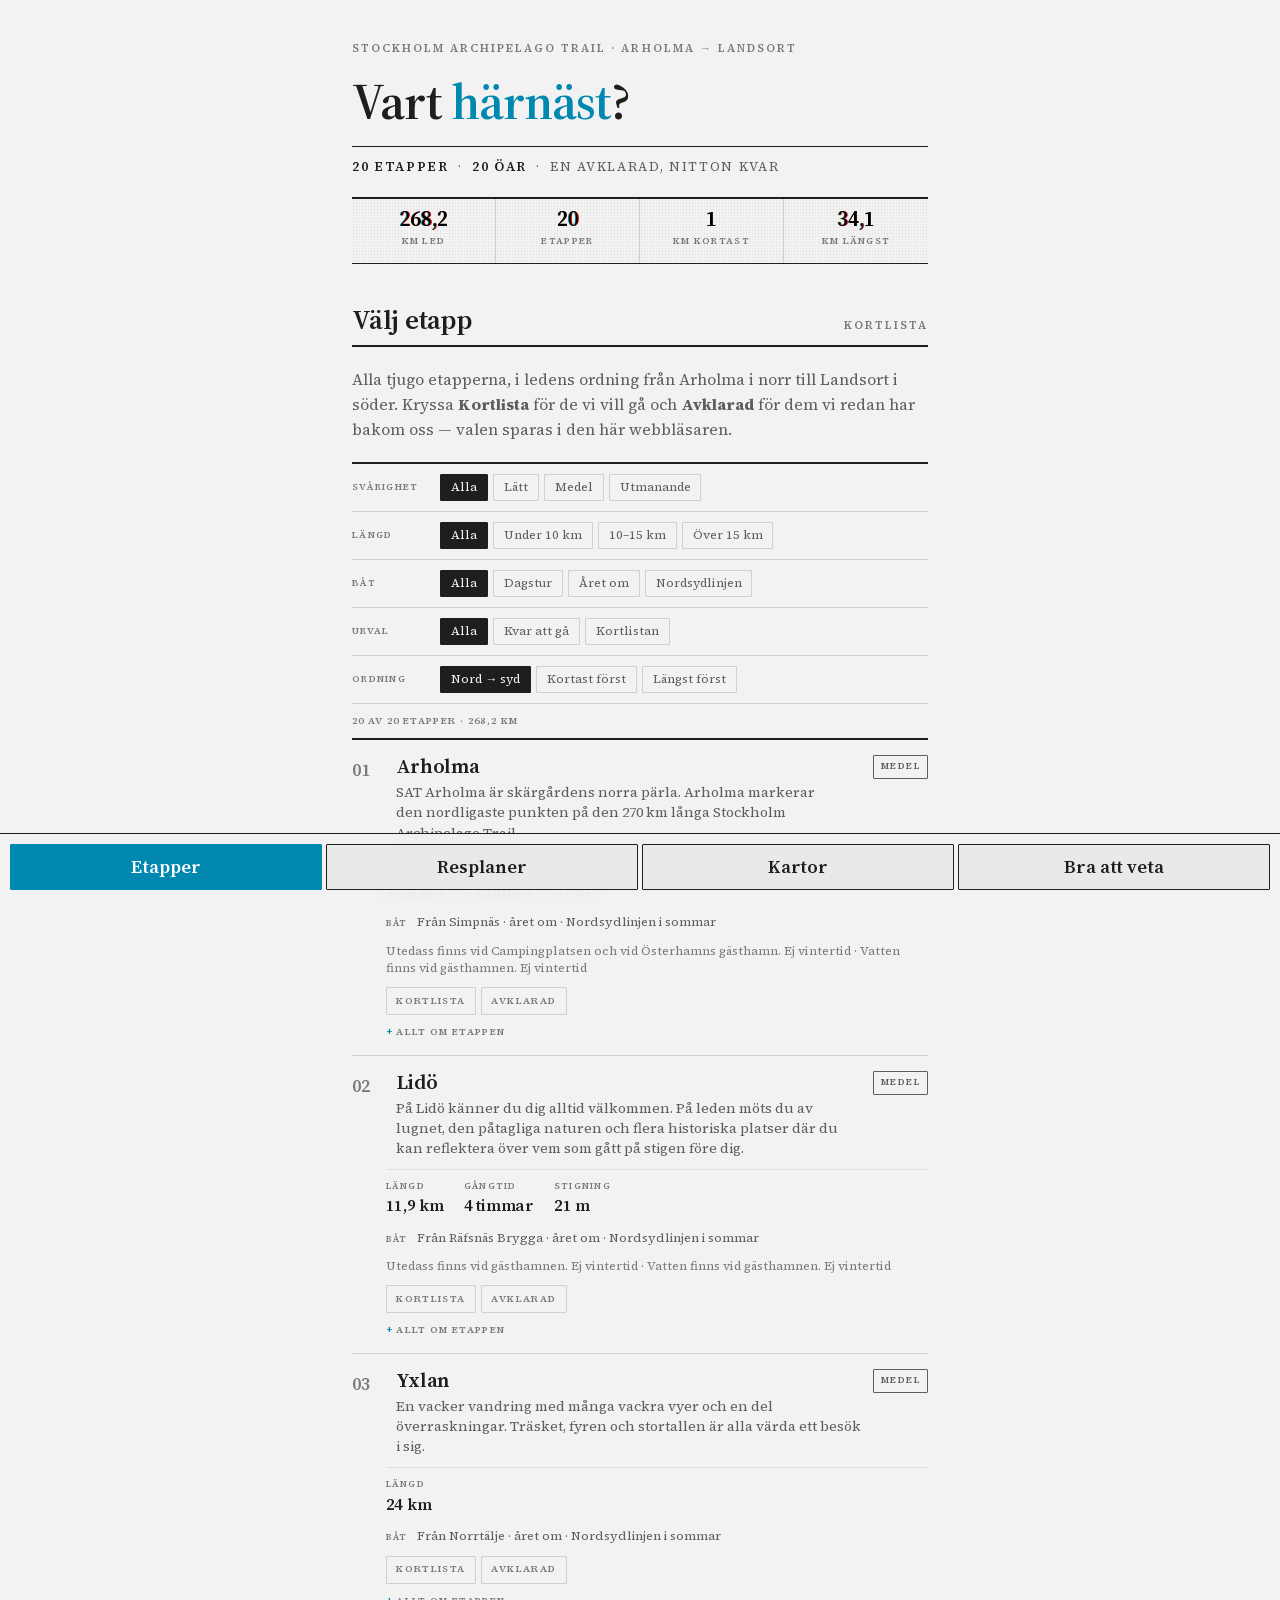
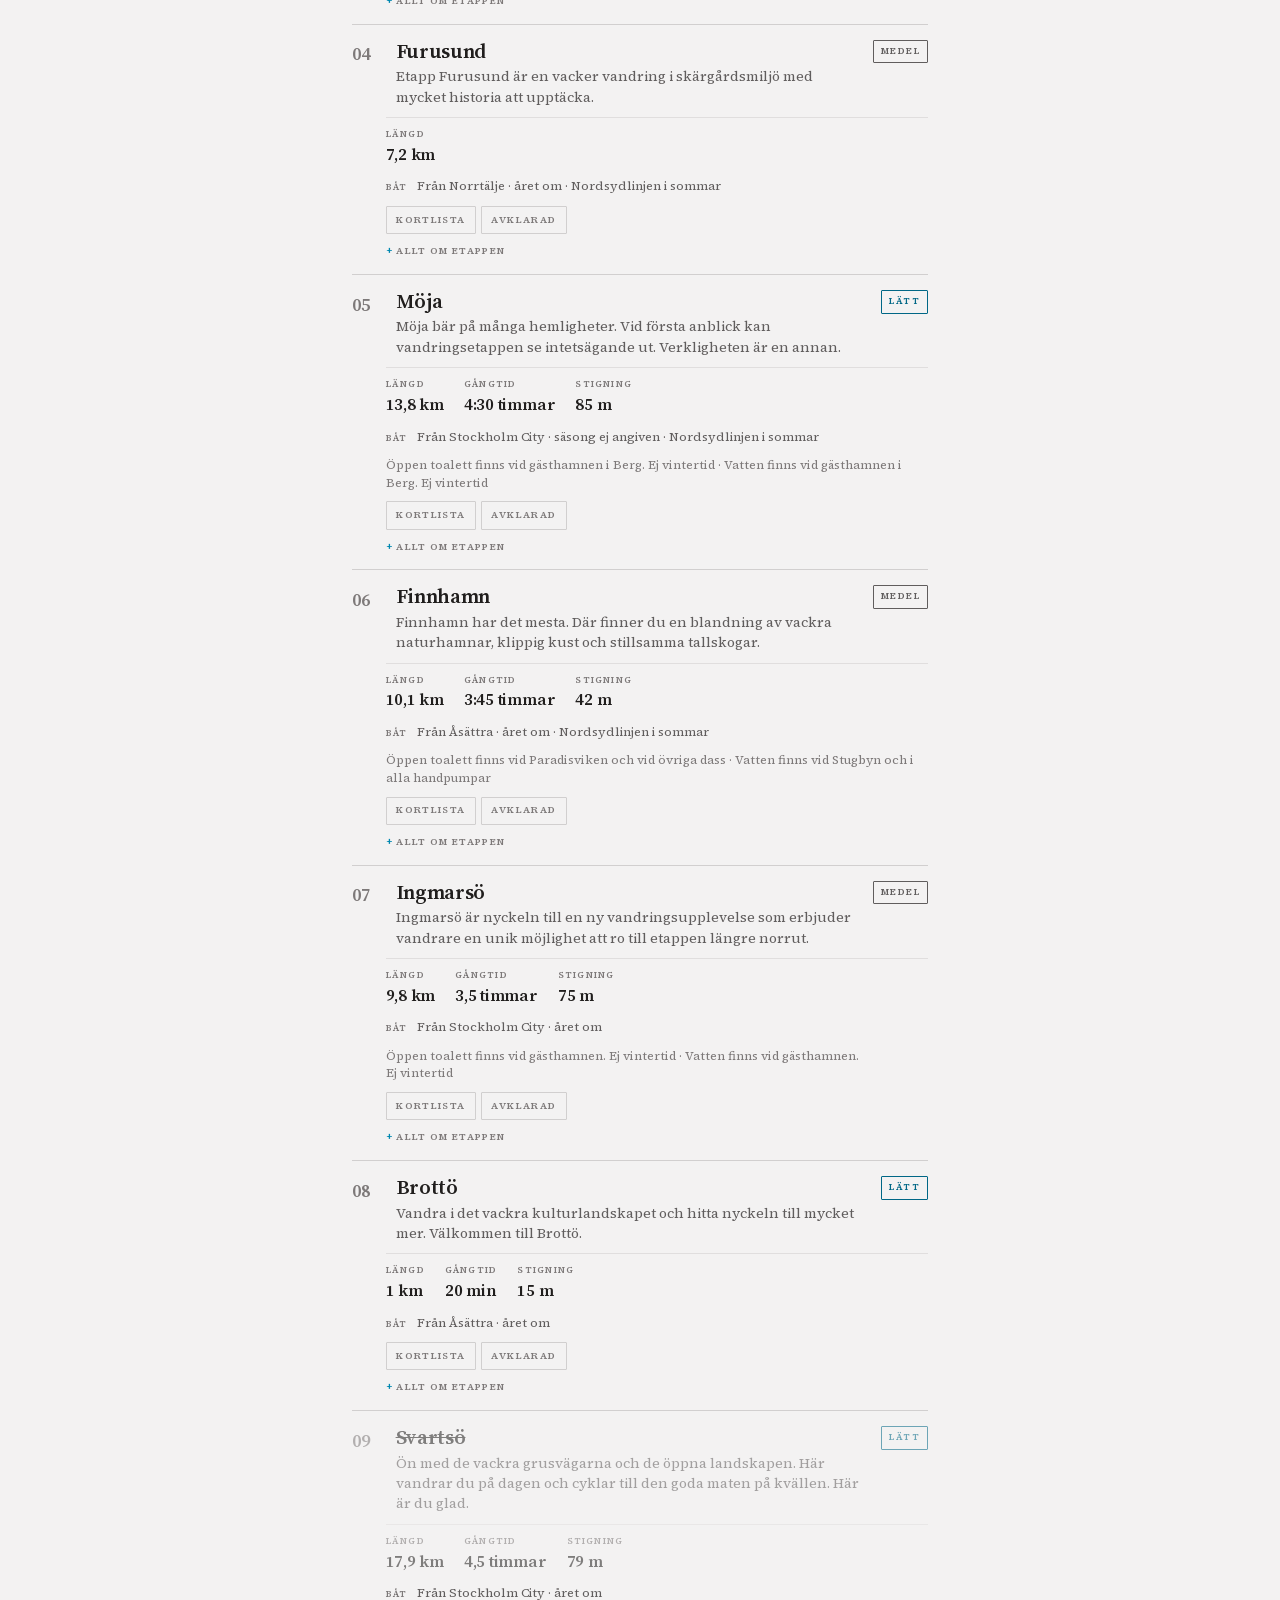
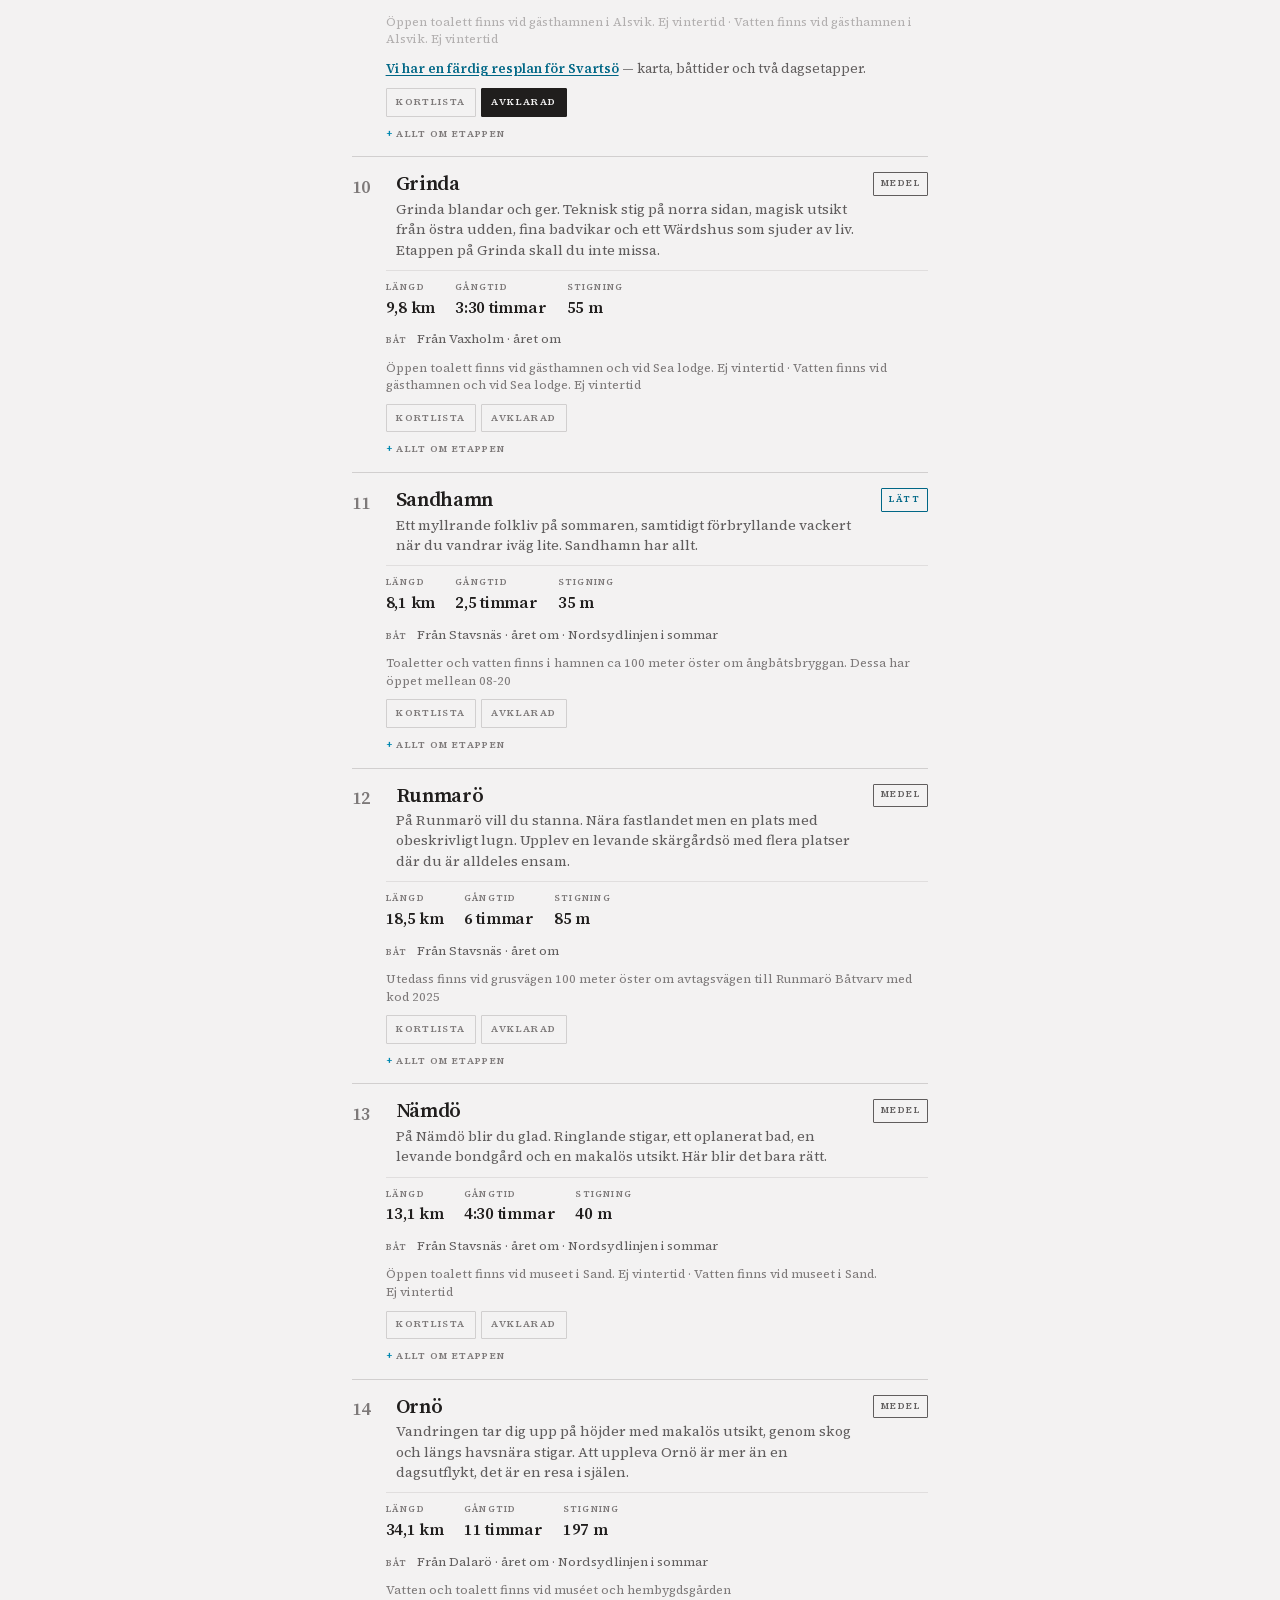
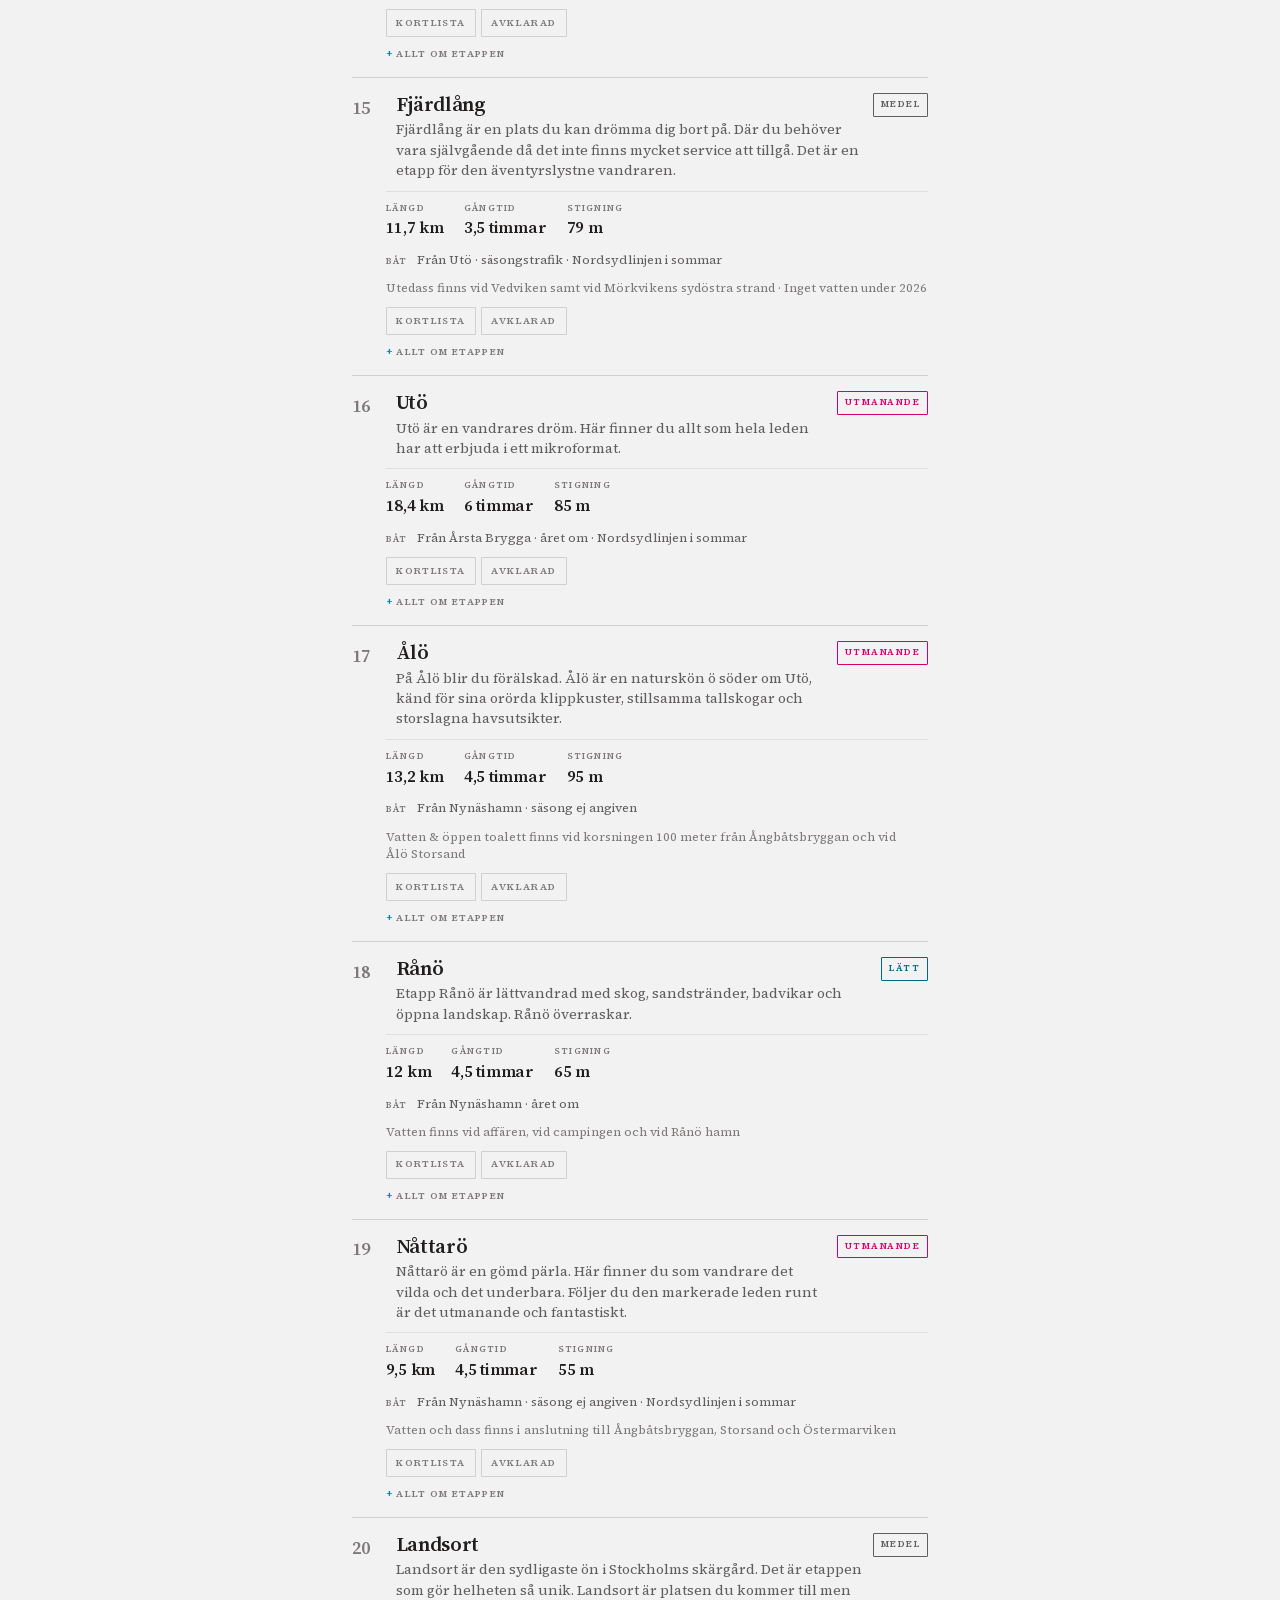
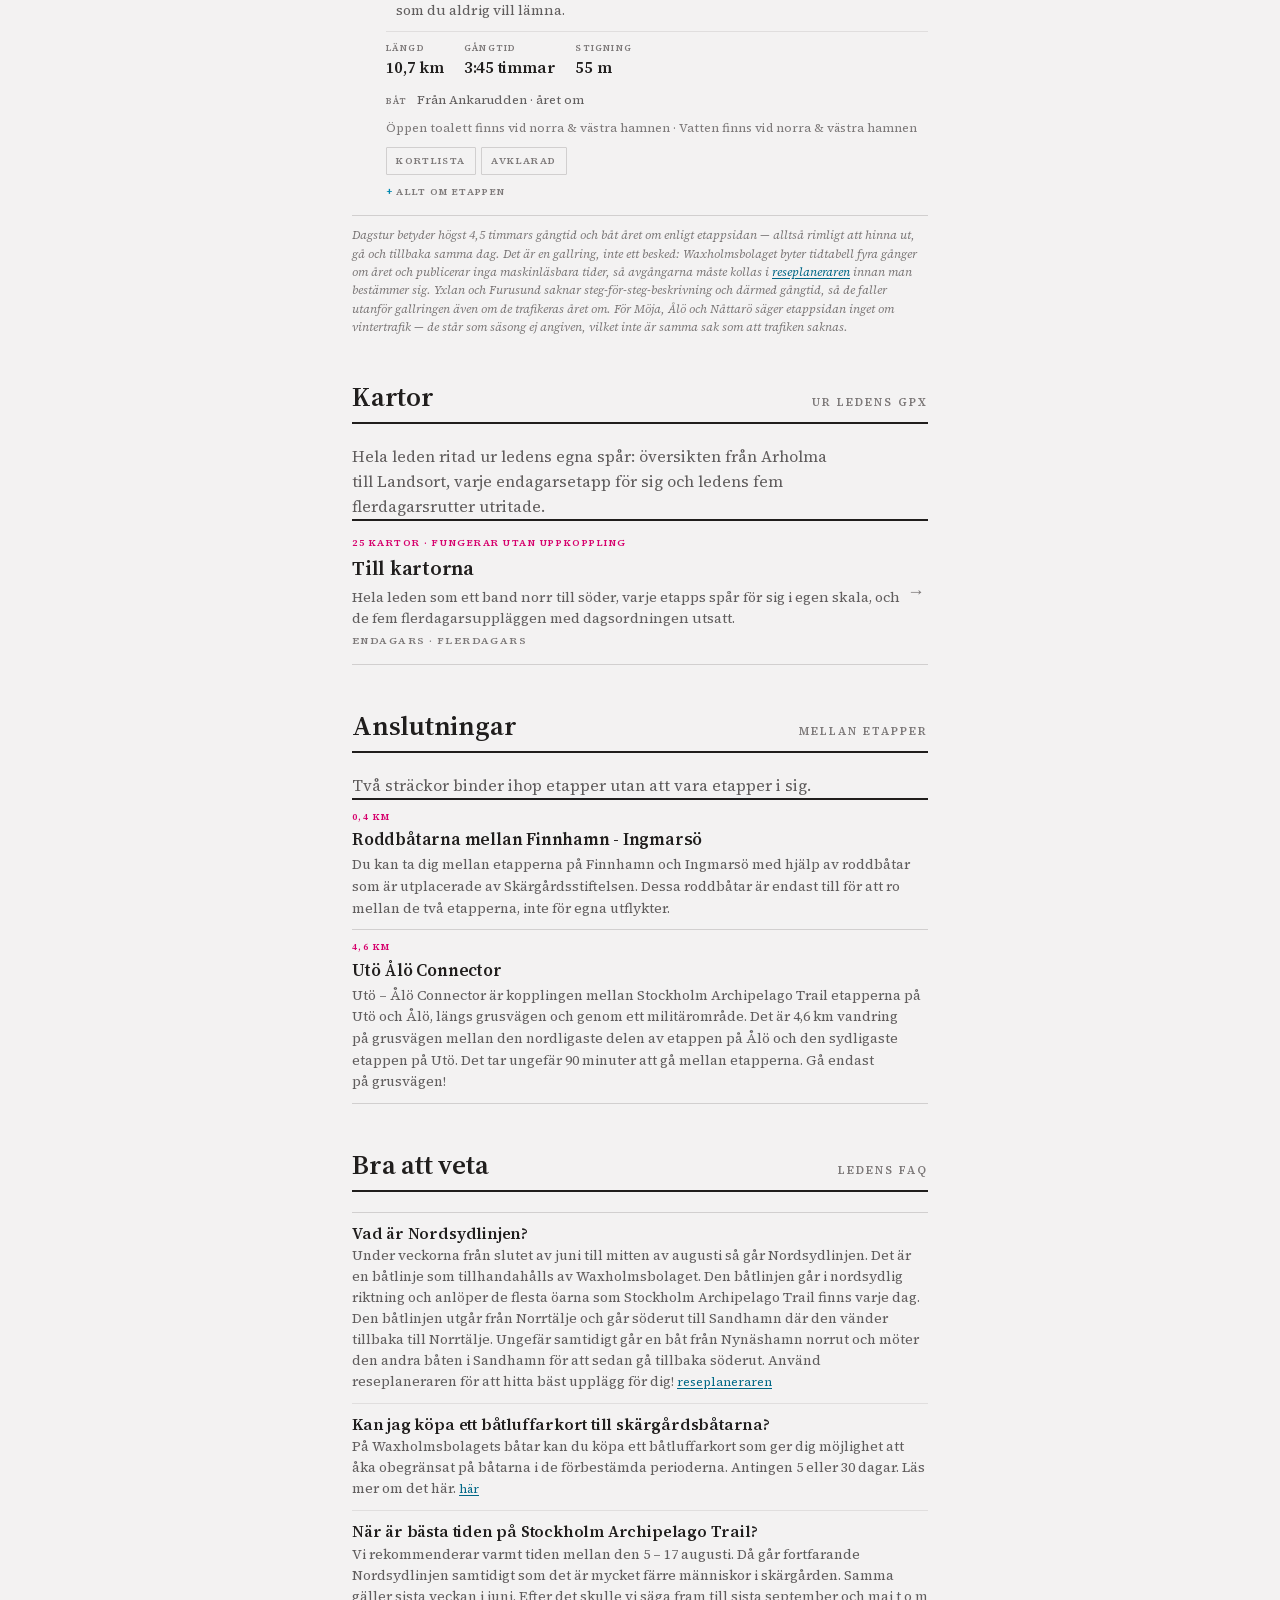
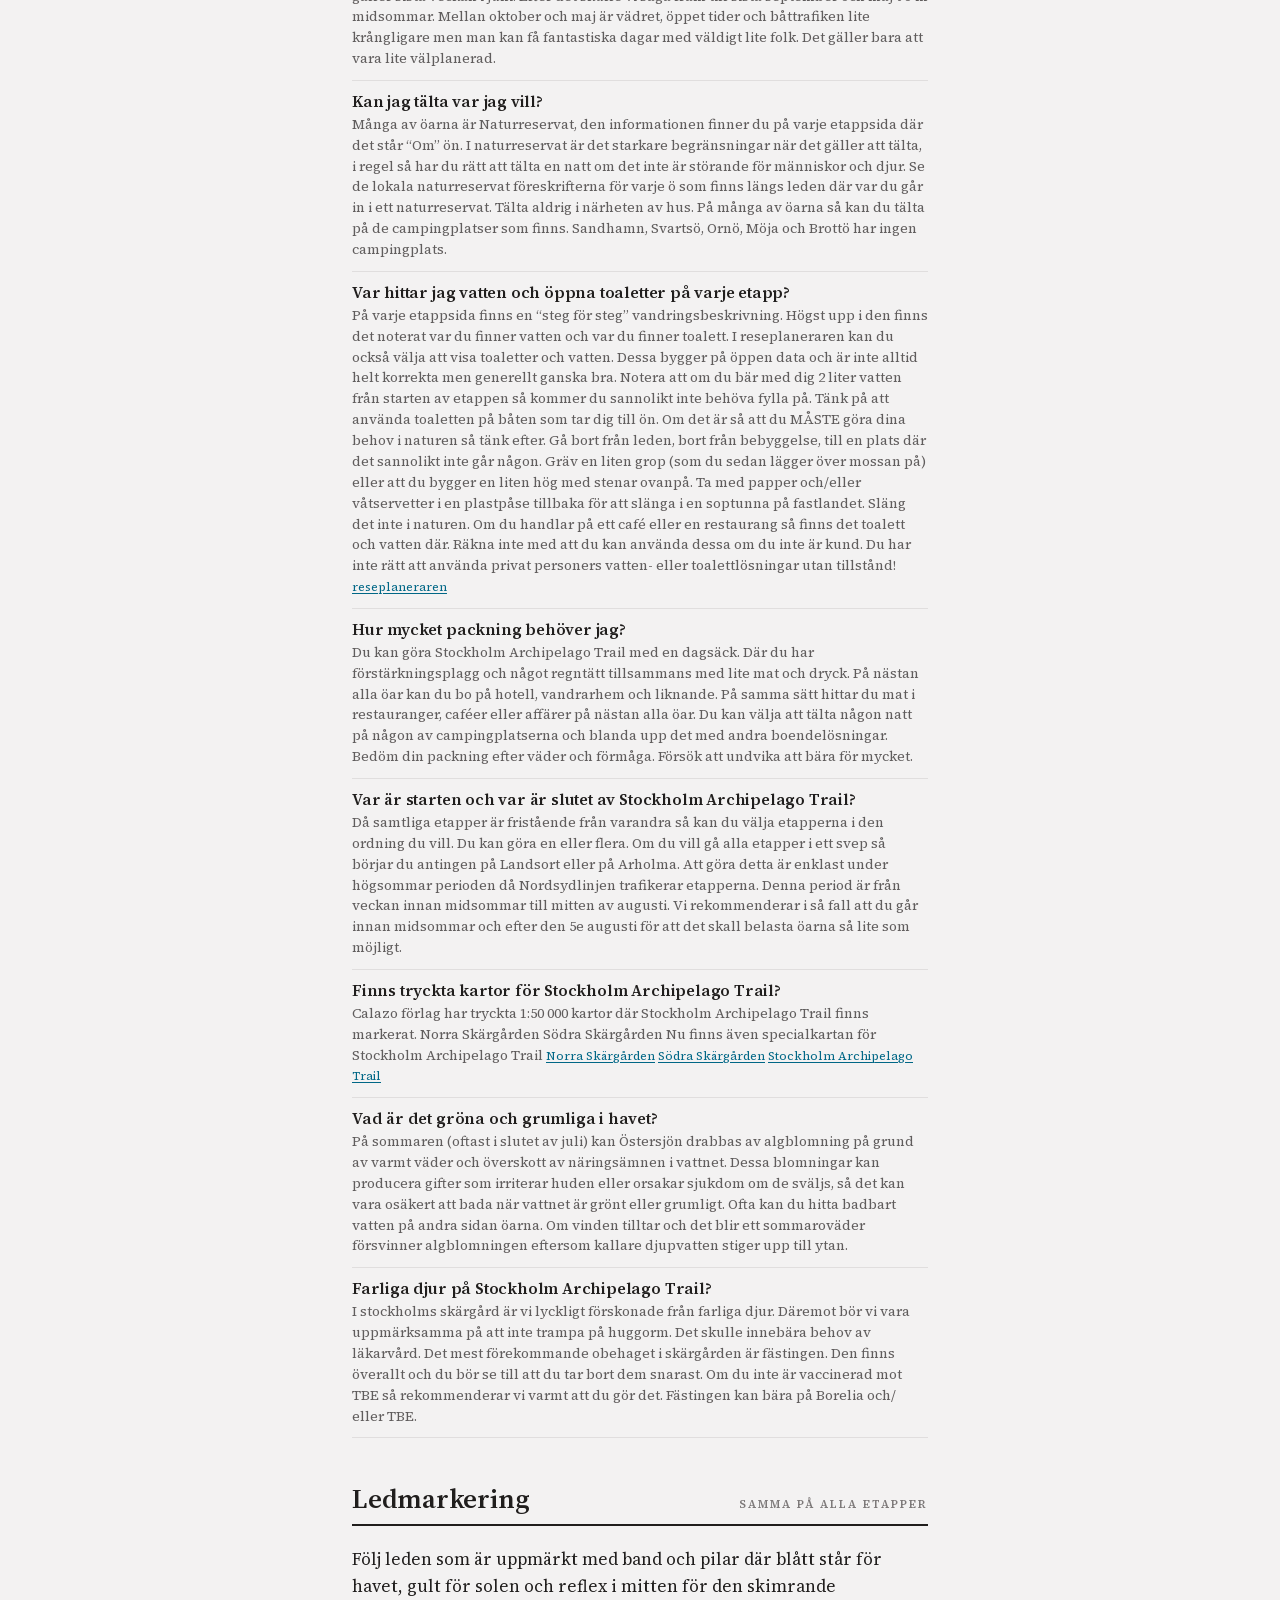
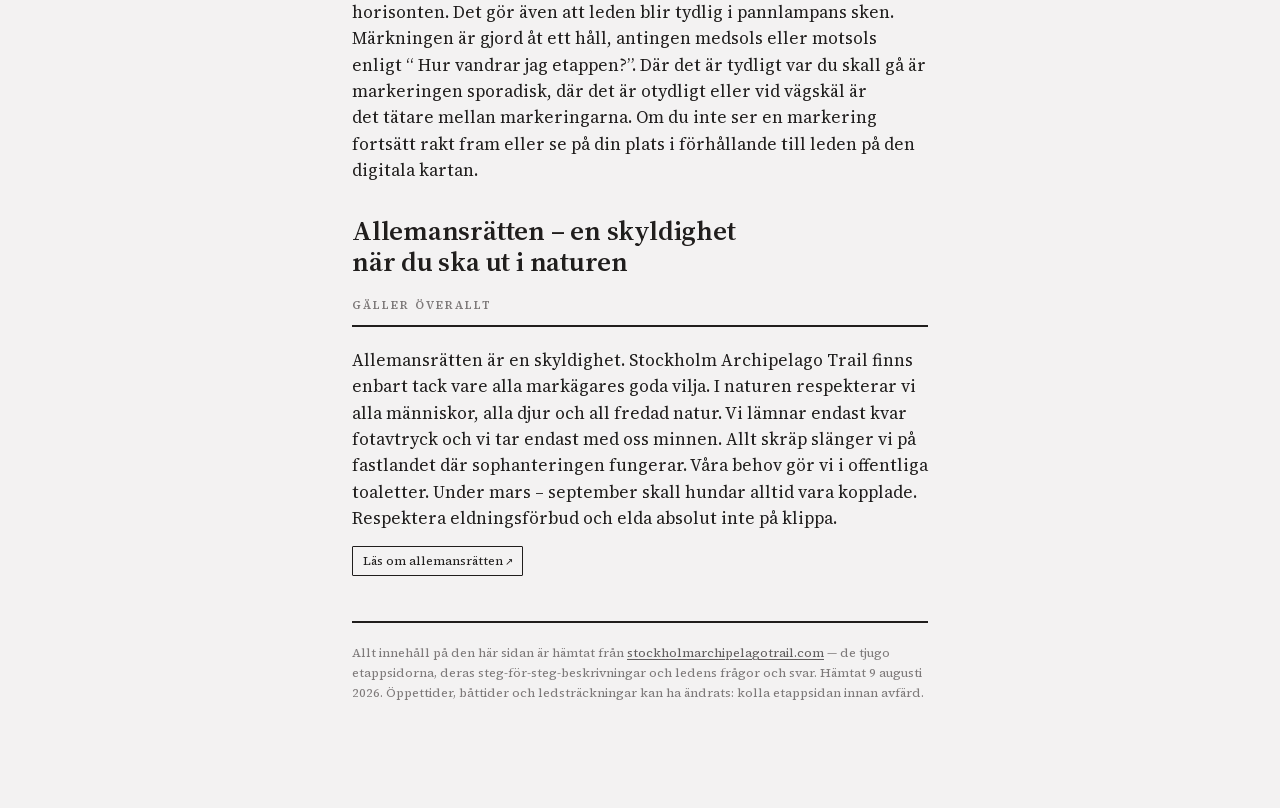
<file: index.html>
<!doctype html>
<html lang="sv">
<head>
<meta charset="utf-8">
<meta name="viewport" content="width=device-width, initial-scale=1, viewport-fit=cover">
<meta name="theme-color" content="#f3f2f2" media="(prefers-color-scheme: light)">
<meta name="theme-color" content="#1a1918" media="(prefers-color-scheme: dark)">
<title>Vart går vi härnäst? · Stockholm Archipelago Trail</title>
<meta name="description" content="Alla 20 etapper av Stockholm Archipelago Trail sida vid sida — längd, gångtid, stigning, vatten och boende — för att välja vilken vi går härnäst.">
<link rel="stylesheet" href="style.css">
</head>
<body>

<header class="hero wrap">
  <span class="eyebrow">Stockholm Archipelago Trail · Arholma → Landsort</span>
  <h1>Vart <em>härnäst</em>?</h1>
  <p class="dates"><b>20 ETAPPER</b> &nbsp;·&nbsp; <b>20 ÖAR</b> &nbsp;·&nbsp; en avklarad, nitton kvar</p>
  <div class="stats halftone">
    <div class="stat"><span class="v cmyk-num"><span class="paper">268,2</span><span class="plate plate-c" aria-hidden="true">268,2</span><span class="plate plate-m" aria-hidden="true">268,2</span><span class="plate plate-y" aria-hidden="true">268,2</span></span><span class="k">km led</span></div>
    <div class="stat"><span class="v cmyk-num"><span class="paper">20</span><span class="plate plate-c" aria-hidden="true">20</span><span class="plate plate-m" aria-hidden="true">20</span><span class="plate plate-y" aria-hidden="true">20</span></span><span class="k">etapper</span></div>
    <div class="stat"><span class="v cmyk-num"><span class="paper">1</span><span class="plate plate-c" aria-hidden="true">1</span><span class="plate plate-m" aria-hidden="true">1</span><span class="plate plate-y" aria-hidden="true">1</span></span><span class="k">km kortast</span></div>
    <div class="stat"><span class="v cmyk-num"><span class="paper">34,1</span><span class="plate plate-c" aria-hidden="true">34,1</span><span class="plate plate-m" aria-hidden="true">34,1</span><span class="plate plate-y" aria-hidden="true">34,1</span></span><span class="k">km längst</span></div>
  </div>
</header>

<nav class="navbar" aria-label="Innehåll">
  <ul>
    <li><a href="index.html" aria-current="page">Etapper</a></li>
    <li><a href="resplaner.html">Resplaner</a></li>
    <li><a href="kartor.html">Kartor</a></li>
    <li><a href="#veta">Bra att veta</a></li>
  </ul>
</nav>

<main>

<section class="wrap" id="valj">
  <div class="head">
    <h2>Välj etapp</h2>
    <span class="eyebrow">Kortlista</span>
  </div>
  <p class="lede">Alla tjugo etapperna, i ledens ordning från Arholma i norr till Landsort i söder. Kryssa <b>Kortlista</b> för de vi vill gå och <b>Avklarad</b> för dem vi redan har bakom oss — valen sparas i den här webbläsaren.</p>

  <div class="filters" role="group" aria-label="Filtrera etapper">
    <div class="filterrow" data-filter="diff">
      <span class="f-lbl">Svårighet</span>
      <button type="button" class="chip is-on" data-v="alla">Alla</button>
      <button type="button" class="chip" data-v="latt">Lätt</button>
      <button type="button" class="chip" data-v="medel">Medel</button>
      <button type="button" class="chip" data-v="svar">Utmanande</button>
    </div>
    <div class="filterrow" data-filter="km">
      <span class="f-lbl">Längd</span>
      <button type="button" class="chip is-on" data-v="alla">Alla</button>
      <button type="button" class="chip" data-v="kort">Under 10 km</button>
      <button type="button" class="chip" data-v="mellan">10–15 km</button>
      <button type="button" class="chip" data-v="lang">Över 15 km</button>
    </div>
    <div class="filterrow" data-filter="bat">
      <span class="f-lbl">Båt</span>
      <button type="button" class="chip is-on" data-v="alla">Alla</button>
      <button type="button" class="chip" data-v="dagstur">Dagstur</button>
      <button type="button" class="chip" data-v="aret">Året om</button>
      <button type="button" class="chip" data-v="nordsyd">Nordsydlinjen</button>
    </div>
    <div class="filterrow" data-filter="status">
      <span class="f-lbl">Urval</span>
      <button type="button" class="chip is-on" data-v="alla">Alla</button>
      <button type="button" class="chip" data-v="kvar">Kvar att gå</button>
      <button type="button" class="chip" data-v="kort">Kortlistan</button>
    </div>
    <div class="filterrow" data-filter="sort">
      <span class="f-lbl">Ordning</span>
      <button type="button" class="chip is-on" data-v="led">Nord → syd</button>
      <button type="button" class="chip" data-v="kortast">Kortast först</button>
      <button type="button" class="chip" data-v="langst">Längst först</button>
    </div>
  </div>
  <p class="count" id="count"></p>

  <div class="chooser" id="chooser">
    <article class="et" id="arholma" data-slug="arholma" data-diff="medel" data-km="13.4" data-order="1" data-bat="aret" data-dag="ja" data-nordsyd="ja">
      <div class="et__hd">
        <span class="et__no">01</span>
        <div class="et__id">
          <h3 class="et__name">Arholma</h3>
          <p class="et__tag">SAT Arholma är skärgårdens norra pärla. Arholma markerar den nordligaste punkten på den 270 km långa Stockholm Archipelago Trail.</p>
        </div>
        <span class="badge badge--medel">Medel</span>
      </div>
      <ul class="et__facts"><li><span class="f-k">Längd</span><span class="f-v">13,4 km</span></li><li><span class="f-k">Gångtid</span><span class="f-v">4 timmar</span></li><li><span class="f-k">Stigning</span><span class="f-v">57 m</span></li></ul>
      <p class="et__bat"><span class="bt-k">Båt</span>Från Simpnäs · året om · Nordsydlinjen i sommar</p>
      <p class="et__fac">Utedass finns vid Campingplatsen och vid Österhamns gästhamn. Ej vintertid · Vatten finns vid gästhamnen. Ej vintertid</p>
      <div class="et__acts">
        <button type="button" class="pick js-pick" data-k="arholma" aria-pressed="false">Kortlista</button>
        <button type="button" class="pick js-done" data-k="arholma" aria-pressed="false">Avklarad</button>
      </div>
      <details class="et__more">
        <summary>Allt om etappen</summary>
        <div class="et__long">
      <p class="et__lede">SAT Arholma är skärgårdens norra pärla. Arholma markerar den nordligaste punkten på den 270 km långa Stockholm Archipelago Trail. Ön kombinerar maritimt kulturarv med natursköna kuststigar och erbjuder vandrare vackra utsikter över ytterskärgården. Arholma nås med reguljär färja och är perfekt för att påbörja din flerdagarsvandring söderut eller för en stillsam dagsvandring. I öns nordöstra hörn belönas du med en fantastisk utsikt över Ålands hav. En ö som har det mesta. Små byar, skogar, öppna ängar, utmanande stigar och karga klippor.</p>
      <h4>Om etappen</h4>
      <p>SAT Arholma är en njutning att vandra. Från hamnen och den mysiga lanthandeln, på grusvägarna som tar dig norrut längs med fält och skogar kommer du till den vildare utsidan. Där finner du rofyllda platser med enorm utsikt över Ålands hav, du finner små badvikar och du finner härligt ondulerande stig som slingrar sig fram och tillbaka.</p>
      <p>Ta dig tid att njuta av stillheten.</p>
      <p>Gårdarna längs vägen är välskötta, trädgårdarna är vackra och du blir vänligt bemött överallt. Passa på att stanna någon dag och utforska mer av ön. Varför inte besöka batteriet på Arholma Nord?</p>
      <h4>Hur vandrar jag etappen?</h4>
      <p>Etappen börjar vid kajen på Arholma. Där finns lanthandeln som du bör besöka. Vi rekommenderar att du går etappen medsols. Det gör att du börjar norrut på grusvägen. Alldeles innan Arholma Nord går du in på skogsvägen till höger, österut, om du inte skall besöka batteriet på Arholma Nord eller äta en bit mat.</p>
      <p>När du kommit in i skogen så följer du leden österut, sedan norrut tills du kommer till havet. Där kan du njuta av utsikten. Därifrån går leden söderut tills du kommer till den östra kusten. Där finns magiska platser att stanna på. Här är leden på lite mer teknisk stig. Från minneslunden och söderut är du tillbaka på grusväg. Den kan du antingen följa till bryggan på Granö eller tillbaka norrut förbi Bull-August gård och kyrkan till Båken. Njut av utsikten innan du går alldeles nära sommarrestaurangen innan du är tillbaka i hannen.</p>
      <p>En väldigt härlig vandring väntar dig.</p>
      <p>Etapperna Arholma och Lidö passar väldigt bra ihop.</p>
      <h5>Tillgänglighet på leden</h5>
      <p>På Arholma finns flera partier där du kan ta dig fram med barnvagn eller med rullstol eller om du har begränsad rörlighet. Från bryggan på Arholma kan du följa grusvägen upp till Arholma Nord. Du kan också gå söderut på grusvägarna, både till Granö och österut till minneslunden. Då kommer du förbi den vackra Bull-August gården.</p>
      <h4>Vanliga frågor om Arholma</h4>
      <dl class="qa">
        <div><dt>Vad är batteri Arholma?</dt><dd>Batteri Arholma var en topphemlig försvarsanläggning inne i berget vid Arholma Nord. Den färdigställdes 1968. Idag kan du besöka det som en guidad tur och få uppleva något speciellt. Boka guidad tur här. <a href="https://arholmanord.se/batteri/">här</a></dd></div>
        <div><dt>Kan jag campa på Arholma?</dt><dd>Det finns en vacker campingplats alldeles norr om Ångbåtskajen. Där kan du njuta av kvällssol och bad. Det är en kort promenad längs grusvägen norrut.</dd></div>
      </dl>
      <h4>Om Arholma</h4>
      <p>Arholma är en av Stockholm skärgårds mest kända öar, som en utpost i norra skärgården med enorm utsikt över Ålands hav. Arholma ligger i Norrtälje kommun. På grund av dess strategiska läge var det här rysshärjningarna började 1719. Av samma anledning byggdes Arholma batteriet för att skydda Stockholms norra inlopp under Kalla kriget. Under 1800-talet byggdes skutor på ön och det möjliggjorde uppbyggnaden av stora gårdar och lukrativt lantbruk.</p>
      <p>Idag är Arholma en plats som erbjuder god mat, olika boendealternativ och många aktiviteter. Naturen är karg på nordöstra sidan och betesmarkerna är bördiga mitt på ön. Affären har öppet året runt och passbåten går fler gånger om dagen till fastlandet. Arholma är en härlig ö att besöka.</p>
      <p>Arholmas vackra natur och pittoreska miljö är så välbevarad tack vare att en stor del av ön är naturreservat som ägs och förvaltas av Skärgårdstiftelsen.</p>
      <div class="links">
        <a href="https://skargardsstiftelsen.se/">Skärgårdstiftelsen</a>
      </div>
      <h5>Planera din resa</h5>
      <p>Du åker till Arholma från Simpnäs året om. Under sommaren kan du även åka från Norrtälje och Stockholm, då via Vaxholm.</p>
      <p>Nordsydlinjen går från 22 juni – 16 augusti, 2026. Den följer stora delar av SAT. Sök på Arholma i reseplaneraren nedan.</p>
      <p>Det går även att registrera dig för att boka taxibåt via BOUT.</p>
      <div class="links">
        <a href="https://docs.google.com/spreadsheets/d/1s-Dk61nTtEQXLEIptWDlaoVrdCB9nLbL/edit?usp=drive_link&amp;ouid=105205808281790220639&amp;rtpof=true&amp;sd=true">Nordsydlinjen</a>
        <a href="https://www.bout.fi/stockholm-archipelago">BOUT.</a>
      </div>
      <h5>Bo, äta och göra på Arholma</h5>
      <p>På Arholma finns ett stort utbud av boende, mat och aktiviteter.</p>
      <p>Arholma Nord och Bull-August gården har boenden att erbjuda. I hamnen finns lanthandel och alldeles bredvid finns sommarrestaurangen vid dansbanan. Arholma Nord serverar också mat.</p>
      <p>Arholma är känt för sina utomhusaktiviteter och den välkomnande atmosfären. Se Explore Archipelago och Arholma.nu för olika idéer.</p>
      <div class="links">
        <a href="http://www.arholmanord.se">Arholma Nord</a>
        <a href="http://www.bullaugust.com">Bull-August gården</a>
        <a href="https://explorearchipelago.com/sv/sthlm/norra-skargarden/arholma">Explore Archipelago</a>
        <a href="http://www.arholma.nu">Arholma.nu</a>
      </div>
      <div class="links">
        <a href="https://stockholmarchipelagotrail.com/sv/section/etapp-arholma/">Etappsidan</a>
        <a href="https://stockholmarchipelagotrail.com/app/uploads/2025/11/t256657605_sat-arholma-final-1-1-1.gpx">GPX</a>
        <a href="https://map.stockholmarchipelagotrail.com">Reseplanerare</a>
      </div>
        </div>
      </details>
    </article>
    <article class="et" id="lido" data-slug="lido" data-diff="medel" data-km="11.9" data-order="2" data-bat="aret" data-dag="ja" data-nordsyd="ja">
      <div class="et__hd">
        <span class="et__no">02</span>
        <div class="et__id">
          <h3 class="et__name">Lidö</h3>
          <p class="et__tag">På Lidö känner du dig alltid välkommen. På leden möts du av lugnet, den påtagliga naturen och flera historiska platser där du kan reflektera över vem som gått på stigen före dig.</p>
        </div>
        <span class="badge badge--medel">Medel</span>
      </div>
      <ul class="et__facts"><li><span class="f-k">Längd</span><span class="f-v">11,9 km</span></li><li><span class="f-k">Gångtid</span><span class="f-v">4 timmar</span></li><li><span class="f-k">Stigning</span><span class="f-v">21 m</span></li></ul>
      <p class="et__bat"><span class="bt-k">Båt</span>Från Räfsnäs Brygga · året om · Nordsydlinjen i sommar</p>
      <p class="et__fac">Utedass finns vid gästhamnen. Ej vintertid · Vatten finns vid gästhamnen. Ej vintertid</p>
      <div class="et__acts">
        <button type="button" class="pick js-pick" data-k="lido" aria-pressed="false">Kortlista</button>
        <button type="button" class="pick js-done" data-k="lido" aria-pressed="false">Avklarad</button>
      </div>
      <details class="et__more">
        <summary>Allt om etappen</summary>
        <div class="et__long">
      <h4>Om etappen</h4>
      <p>Etapp Lidö är väldigt speciell. På ön finns Värdshuset med stugor, en lantbrukare och naturen. Leden utgår från Ångbåtsbryggan och från Värdshuset. Etappen är två havsnära loopar och en fram och tillbaka stig.</p>
      <p>Leden tar dig förbi öppna ängar med betande boskap och genom skog. Skogen och naturen på Lidö är annorlunda då den både är påverkad av granbarkborren och stormen Alfrida. Det blir så väldigt tydligt hur stark naturen är och hur vi behöver anpassa oss.</p>
      <p>Stigen vindlar sig genom labyrinter av träd. Du har möjlighet att se en välbevarad Ryssugn, vackra badklippor och batteriet som är kvar sedan andra världskriget, som skulle skydda en del av Stockholm.</p>
      <p>Lidö fascinerar. Du känner historiens vingslag och är du klok stannar du kvar och njuter av en god middag.</p>
      <h4>Hur vandrar jag etappen?</h4>
      <p>På Lidö utgår vi från bryggan där du kommer in med Waxholmsbåten.</p>
      <p>Där har du det vackra Lidö Värdshus mitt framför dig.</p>
      <p>Vi rekommenderar att du går etappen på Lidö medsols. Med en avstickare till Lidö batteri i det nordöstra hörnet.</p>
      <p>Du följer grusvägen förbi Värdshuset på vänster sida. Denna följer du tills det blir en traktorväg längs hagarna. Då är du på rätt spår.</p>
      <p>Traktorvägen blir sedan en stig som ringlar sig fram genom skogen ner mot havet på norra sidan. På stigen ser du en liten skylt till Ryssugnen. Det är en avstickare på drygt 50 meter. Det är det väl värt. Ryssugnen är inte bara vacker, den är ett minne från en svår tid i Stockholms skärgård och på Lidö.</p>
      <p>När du kommer ner på norra kusten följer leden havet, österut. Det är vackert.</p>
      <p>Du kommer vid ett tillfälle till en skogsväg som tar dig fram och tillbaka till Lidö Batteri. Förbi tältplatsen. Platsen och utsikten vid Lidö Batteri är väldigt fin. Där får du ta del av mer spännande historia.</p>
      <p>När du sedan är på väg tillbaka så passerar du där du tidigare kommit från, innan leden svänger vänster, söderut. In i skogen igen som tar dig i en loop längs den sydöstra kusten av Lidö innan du är tillbaka vid Lidö Värdshus, redo för något gott.</p>
      <p>Etapperna Lidö och Arholma passar väldigt bra ihop.</p>
      <h5>Tillgänglighet på leden</h5>
      <p>På Lidö finns några möjligheter om du har barnvagn, om du har begränsad rörlighet eller om du sitter i rullstol. Från Ångbåtsbryggan har du grusvägen som går som en röd tråd genom hela ön. Den tar dig förbi Lidö Värdshus men också till Lidö batteri. Dit är det 2,6 km på grusväg och skogsväg.</p>
      <p>Om du är riktigt ambitiös så kan du ta dig till Ryssugnen. Dit är det 1,6 km från Ångbåtsbryggan. På slutet är det en bredare skogsstig, lite utför. Där kan du behöva lite hjälp.</p>
      <h4>Vanliga frågor om Lidö</h4>
      <dl class="qa">
        <div><dt>På Lidö finns Ryssugnar, vad är det?</dt><dd>1719 attackerade en rysk flotta Stockholms skärgård. Med syfte att försöka ta sig hela vägen till Stockholm. Det var ungefär 20 000 man som härjade runt. För att laga mat byggde de ugnar av stenar som de eldade i för på så vis laga den mat de kom över. Ryssugnen som du går förbi på Lidö är välbevarad och väldigt vacker.</dd></div>
      </dl>
      <h4>Om Lidö</h4>
      <p>Lidö är en ö i Stockholms norra skärgård på gränsen till ytterskärgården, i Norrtälje Kommun. Det är en ö med lantbrukarna som enda bofasta året om.</p>
      <p>Lidö benämns i skrift under 1300-talet. I mitten av 1600-talet byggde Bengt Oxenstierna ett jaktslott i sandsten på ön. Det brändes ner under rysshärjningarna 1719. I slutet av 1700-talet byggdes Lidö herrgård på samma plats som slottet. Det är nu Lidö Värdshus, känt för sin goda mat och härliga stämning.</p>
      <p>På nordöstra udden finns en kvarlämnad kanon. Det är en av de fyra som utgjorde Lidö batteri som färdigställdes 1941 med syfte att försvara Stockholms inlopp. Det var en del av Havsbandslinjen tillsammans med batteriet på Arholma bl a.</p>
      <p>Lidös vackra natur och pittoreska miljö är välbevarad tack vare att en stor del av ön är naturreservat som ägs och förvaltas av Skärgårdsstiftelsen.</p>
      <div class="links">
        <a href="https://skargardsstiftelsen.se/">Skärgårdsstiftelsen</a>
      </div>
      <h5>Planera din resa</h5>
      <p>Du åker till Lidö från Räfsnäs Brygga året om.</p>
      <p>Under sommaren (22 juni – 16 augusti 2026) kan du även åka Nordsydlinjen från Norrtälje, från Arholma eller från Furusund.</p>
      <p>Under sommaren kan du också åka från Stockholm via Vaxholm. Sök på Lidö i reseplaneraren nedan.</p>
      <p>Det går även att registrera dig för att boka taxibåt via BOUT.</p>
      <div class="links">
        <a href="https://docs.google.com/spreadsheets/d/1s-Dk61nTtEQXLEIptWDlaoVrdCB9nLbL/edit?usp=drive_link&amp;ouid=105205808281790220639&amp;rtpof=true&amp;sd=true">Nordsydlinjen</a>
        <a href="https://www.bout.fi/stockholm-archipelago">BOUT.</a>
      </div>
      <h5>Bo, äta och göra på Lidö</h5>
      <p>På Lidö finns olika utbud av boende, mat och aktiviteter. Dessa har öppet under sommarmånaderna.</p>
      <p>Lidö Värdshus har olika nivåer av boende och det finns stugor att hyra. De driver också två restauranger, Oasen och restaurangen i värdshuset.</p>
      <p>Lidö är känt för sina aktiviteter och att man alltid känner sig välkommen. Se även explorearchipelago.se.</p>
      <div class="links">
        <a href="http://www.lidovardshus.com">Lidö Värdshus</a>
        <a href="http://explorearchipelago.se">explorearchipelago.se</a>
      </div>
      <div class="links">
        <a href="https://stockholmarchipelagotrail.com/sv/section/etapp-lido/">Etappsidan</a>
        <a href="https://stockholmarchipelagotrail.com/app/uploads/2026/04/t339215409_sat-lidoe-h25.gpx">GPX</a>
        <a href="https://map.stockholmarchipelagotrail.com">Reseplanerare</a>
      </div>
        </div>
      </details>
    </article>
    <article class="et" id="yxlan" data-slug="yxlan" data-diff="medel" data-km="24.0" data-order="3" data-bat="aret" data-dag="nej" data-nordsyd="ja">
      <div class="et__hd">
        <span class="et__no">03</span>
        <div class="et__id">
          <h3 class="et__name">Yxlan</h3>
          <p class="et__tag">En vacker vandring med många vackra vyer och en del överraskningar. Träsket, fyren och stortallen är alla värda ett besök i sig.</p>
        </div>
        <span class="badge badge--medel">Medel</span>
      </div>
      <ul class="et__facts"><li><span class="f-k">Längd</span><span class="f-v">24 km</span></li></ul>
      <p class="et__bat"><span class="bt-k">Båt</span>Från Norrtälje · året om · Nordsydlinjen i sommar</p>
      <div class="et__acts">
        <button type="button" class="pick js-pick" data-k="yxlan" aria-pressed="false">Kortlista</button>
        <button type="button" class="pick js-done" data-k="yxlan" aria-pressed="false">Avklarad</button>
      </div>
      <details class="et__more">
        <summary>Allt om etappen</summary>
        <div class="et__long">
      <h4>Om etappen</h4>
      <p>Etappen på Yxlan är väldigt fin. Det är 24 km vandring nära havet. Den kuperade terrängen, de små stugområdena och de gamla byarna gör vandringen till en fulländad dag.</p>
      <p>På Yxlan är etappen inte fysiskt uppmärkt, den följer istället den lokala, tryckta turistkartan och den grönprickade stigen som är uppmärkt i den kartan. Du kan använda den interaktiva kartan för att hitta om du vill.</p>
      <h4>Hur vandrar jag etappen?</h4>
      <p>Vandringen på Yxlan utgår bäst från färjelägret i Köpmanholm men du kan lika gärna ansluta från en av de många bryggorna där Waxholmsbåten anlöper. Planera din vandring utifrån när du kan ta bussen tillbaka från så långt söderut som du kommer.</p>
      <p>Den lokala kartan finns ibland att köpa i Köpmanholms Lanthandel Grill &amp; Bar; den kan du följa eller i annat fall följ den interaktiva kartan ovan.</p>
      <p>NOTERA: Att parkera på Yxlan är krångligt och kan även vara farligt. Du kan inte ställa din bil inne på stugområdena. Vi rekommenderar att du lämnar bilen hemma eller i Furusund. Var försiktig om du skall gå på den smala landsvägen.</p>
      <p>Om du skall gå till fyren, längst söderut på leden, tänk då på att följa den interaktiva kartan till fyren och sedan tillbaka då du inte kan gå genom stugområdet.</p>
      <p>Etapperna Yxlan och Furusund hör väldigt bra ihop.</p>
      <h5>Ledmarkering</h5>
      <p>Leden är inte uppmärkt med SAT markering. Följ den fysiska kartan eller den interaktiva.</p>
      <h4>Om Yxlan</h4>
      <p>Yxlan är en lång ö mellan Furusund och Blidö i Stockholms norra skärgård, i Norrtälje Kommun. Närheten till fastlandet och de många bilfärjorna från Furusund gör Yxlan till en lättillgänglig plats.</p>
      <p>Yxlan har fått sitt namn från byn Yxlö som ligger mitt på ön och befolkningen omnämndes redan på 1100-talet i skrift.</p>
      <p>Idag bor nästan 300 personer året om på Yxlan.</p>
      <h5>Planera din resa</h5>
      <p>Du åker till Yxlan dagligen med SL buss från Norrtälje via bilfärjan från Furusund till Yxlan.</p>
      <p>Under sommaren kan du åka från Stockholm via Vaxholm till Yxlan med skärgårdsbåt. Sök på Yxlan i reseplaneraren nedan.</p>
      <p>Från 22 juni – 16 augusti 2026 kan du åka Nordsydlinjen som följer SAT och som angör många bryggor på Yxlan.</p>
      <p>Det går även att registrera dig för att boka taxibåt via BOUT.</p>
      <div class="links">
        <a href="https://docs.google.com/spreadsheets/d/1s-Dk61nTtEQXLEIptWDlaoVrdCB9nLbL/edit?usp=drive_link&amp;ouid=105205808281790220639&amp;rtpof=true&amp;sd=true">Nordsydlinjen</a>
        <a href="https://www.bout.fi/stockholm-archipelago">BOUT.</a>
      </div>
      <h5>Bo, äta och göra på Yxlan</h5>
      <p>Bäst bor du på Furusunds värdshus, därifrån kan du utforska Furusund, Blidö och Yxlan.</p>
      <p>Vid Köpmanholms Lanthandel Grill &amp; Bar får du reda på allt du behöver veta om Yxlan generellt.</p>
      <div class="links">
        <a href="http://www.hotellfurusund.se">Furusunds värdshus,</a>
      </div>
      <div class="links">
        <a href="https://stockholmarchipelagotrail.com/sv/section/etapp-yxlan/">Etappsidan</a>
        <a href="https://stockholmarchipelagotrail.com/app/uploads/2025/11/t291505832_sat-yxlan-unmarked-3-1-1.gpx">GPX</a>
        <a href="https://map.stockholmarchipelagotrail.com">Reseplanerare</a>
      </div>
        </div>
      </details>
    </article>
    <article class="et" id="furusund" data-slug="furusund" data-diff="medel" data-km="7.2" data-order="4" data-bat="aret" data-dag="nej" data-nordsyd="ja">
      <div class="et__hd">
        <span class="et__no">04</span>
        <div class="et__id">
          <h3 class="et__name">Furusund</h3>
          <p class="et__tag">Etapp Furusund är en vacker vandring i skärgårdsmiljö med mycket historia att upptäcka.</p>
        </div>
        <span class="badge badge--medel">Medel</span>
      </div>
      <ul class="et__facts"><li><span class="f-k">Längd</span><span class="f-v">7,2 km</span></li></ul>
      <p class="et__bat"><span class="bt-k">Båt</span>Från Norrtälje · året om · Nordsydlinjen i sommar</p>
      <div class="et__acts">
        <button type="button" class="pick js-pick" data-k="furusund" aria-pressed="false">Kortlista</button>
        <button type="button" class="pick js-done" data-k="furusund" aria-pressed="false">Avklarad</button>
      </div>
      <details class="et__more">
        <summary>Allt om etappen</summary>
        <div class="et__long">
      <p class="et__lede">Etapp Furusund är en vacker vandring i skärgårdsmiljö med mycket historia att upptäcka. Furusund kan ses som en port till Stockholms norra skärgård och erbjuder en kort men minnesvärd etapp av leden. Denna 7,2 km långa sträcka passerar genom rofyllda kustlandskap och förbi kulturella sevärdheter, vilket gör den perfekt för en avkopplande dagsvandring eller som en del av en längre tur i flera etapper. Området är känt för sin maritima historia, charmiga hus och den berömda ”Kompassrosen” inhuggen i berget – ett måste för besökare.</p>
      <h4>Om etappen</h4>
      <p>Etappen på Furusund är vacker. Det är 7,2 km behaglig vandring, med en kort, brantare sektion genom en rofylld skärgårdsbygd med konstant närhet till havet. De drygt två timmarna det tar att gå runt är en härlig upplevelse.</p>
      <p>På Furusund är etappen inte fysiskt uppmärkt, den följer istället den lokalt uppmärkta stigen.</p>
      <h4>Hur vandrar jag etappen?</h4>
      <p>Etappen kan du påbörja antingen vid färjelägret eller vid Furusunds värdshus.</p>
      <p>Vi rekommenderar varmt att man går etappen medsols. Då får du uppleva allt. Etappen är lätt förutom en kort passage på västra kusten norr om bron där det är en del rötter och lite lutning, därför klassar vi den som medelsvår.</p>
      <p>En stor del av sträckan är uppmärkt med röda markeringar.</p>
      <p>Etapperna Furusund och Yxlan passar bra ihop.</p>
      <h5>Ledmarkering</h5>
      <p>På Furusund finns ingen SAT märkning av stigen. En stor del följer den röda markeringen som är gjord lokalt. Följ även den interaktiva kartan.</p>
      <h4>Om Furusund</h4>
      <p>Furusund är en ö och ett litet samhälle i Stockholms norra skärgård, i Norttälje kommun. Det finns runt 150 fastboende året om men betydligt många fler sommartid då det finns många fritidshus på ön.</p>
      <p>Furusund har gett namnet till den starkt trafikerade båtleden som går mellan Furusund och Yxlan. Varje dag passerar fartygen som går till Åland, Finland och Tallinn som utgår från Stockholm.</p>
      <p>1463 låg en flotta vid Furusund och då höggs en 24-streckig kompassros in i berget på en strandhäll. Denna kompassros är nu efter landhöjningen flera meter upp ovanför gästhamnen. Den är den äldsta i Norden och den enda med kunglig krona.</p>
      <p>På 1600-talet fanns en riktigt anlagd hamn och en sjökrog. Halsö, som det då hette växte i anseende för att helt brännas ner under Rysshärjningarna 1719.</p>
      <p>1734 byggdes byggnaden som först var bränneri, sedan tullhus och nu Furusunds värdshus.</p>
      <p>Sedan mitten av 1800-talet har Furusund utvecklats som en populär och från början exklusiv semesterort med många kända namn som flitiga gäster.</p>
      <p>1953 fick Furusund fastlandsförbindelse via den nya vägen västerifrån.</p>
      <p>Furusund har en spännande och fascinerande historia som vi rekommenderar att du läser mer av.</p>
      <h5>Planera din resa</h5>
      <p>Du åker till Furusund dagligen med SL buss från Norrtälje. Under sommaren kan du åka från Stockholm via Vaxholm till Furusund med skärgårdsbåt.</p>
      <p>Från 22 juni-16 augusti 2026 kan du åka Nordsydlinjen som följer flera etapper av SAT. Sök efter Furusund i reseplaneraren nedan.</p>
      <p>Det går även att registrera dig för att boka taxibåt via BOUT.</p>
      <div class="links">
        <a href="https://docs.google.com/spreadsheets/d/1s-Dk61nTtEQXLEIptWDlaoVrdCB9nLbL/edit?usp=drive_link&amp;ouid=105205808281790220639&amp;rtpof=true&amp;sd=true">Nordsydlinjen</a>
        <a href="https://www.bout.fi/stockholm-archipelago">BOUT.</a>
      </div>
      <h5>Bo, äta och göra i Furusund</h5>
      <p>Bäst bor du på Furusunds värdshus eller Villa Dagmar, därifrån kan du utforska Furusund, Blidö och Yxlan.</p>
      <p>Det går att hyra cyklar, kajaker och åka på sälsafari bl a.</p>
      <p>Se explorearchipelago för olika idéer.</p>
      <div class="links">
        <a href="http://www.hotellfurusund.se/">Furusunds värdshus</a>
        <a href="http://www.villadagmar.se/">Villa Dagmar</a>
        <a href="https://www.explorearchipelago.com/sv/sthlm/norra-skargarden/furusund">explorearchipelago</a>
      </div>
      <div class="links">
        <a href="https://stockholmarchipelagotrail.com/sv/section/etapp-furusund/">Etappsidan</a>
        <a href="https://stockholmarchipelagotrail.com/app/uploads/2025/11/t277477767_sat-furusund-unmarked-1-1.gpx">GPX</a>
        <a href="https://map.stockholmarchipelagotrail.com">Reseplanerare</a>
      </div>
        </div>
      </details>
    </article>
    <article class="et" id="moja" data-slug="moja" data-diff="latt" data-km="13.8" data-order="5" data-bat="oklart" data-dag="nej" data-nordsyd="ja">
      <div class="et__hd">
        <span class="et__no">05</span>
        <div class="et__id">
          <h3 class="et__name">Möja</h3>
          <p class="et__tag">Möja bär på många hemligheter. Vid första anblick kan vandringsetappen se intetsägande ut. Verkligheten är en annan.</p>
        </div>
        <span class="badge badge--latt">Lätt</span>
      </div>
      <ul class="et__facts"><li><span class="f-k">Längd</span><span class="f-v">13,8 km</span></li><li><span class="f-k">Gångtid</span><span class="f-v">4:30 timmar</span></li><li><span class="f-k">Stigning</span><span class="f-v">85 m</span></li></ul>
      <p class="et__bat"><span class="bt-k">Båt</span>Från Stockholm City · säsong ej angiven · Nordsydlinjen i sommar</p>
      <p class="et__fac">Öppen toalett finns vid gästhamnen i Berg. Ej vintertid · Vatten finns vid gästhamnen i Berg. Ej vintertid</p>
      <div class="et__acts">
        <button type="button" class="pick js-pick" data-k="moja" aria-pressed="false">Kortlista</button>
        <button type="button" class="pick js-done" data-k="moja" aria-pressed="false">Avklarad</button>
      </div>
      <details class="et__more">
        <summary>Allt om etappen</summary>
        <div class="et__long">
      <h4>Om etappen</h4>
      <p>Etapp Möja bär på många hemligheter. De 13,8 km på grusväg runt den östra och södra kusten kan tillsynes se intetsägande ut. Verkligheten är en annan.</p>
      <p>Möja har fantastiska små byar i Långvik, Ramsmora, Löka, Berg och Hamn. Bara de är värda att besöka i sig. I Långvik finns matbutik och krog, i Ramsmora, vid ångbåtsbryggan finns ett konstmuseum, i Berg finns matbutik, krog, dansbana, hembygdsmuseum, kyrka och i Hamn tänker du på svunnen tid. På Möja finns många dolda skatter.</p>
      <p>Möja vill du inte åka från.</p>
      <h4>Hur vandrar jag etappen?</h4>
      <p>Om du skall gå etappen från en plats till en annan så rekommenderar vi att du går från Långvik, till Ramsmora, till Löka, till Berg och slutligen till Hamn. Från Hamn behöver du gå tillbaka till Berg för att få tillgång till all service.</p>
      <p>Se inte etappen på Möja som en begränsning, se det som en möjlighet.</p>
      <p>Etapperna Möja, Svartsö och Sandhamn hör väldigt bra ihop. Du kan även lägga till Ingmarsö och Finnhamn om du har lust för nya upptäckter.</p>
      <h5>Tillgänglighet på leden</h5>
      <p>På Möja har du många möjligheter om du har barnvagn, om du sitter i rullstol eller om du har begränsad rörlighet. Skärgårdsbåten anlöper byarna Berg, Löka, Ramsmora och Långvik. Det tillåter dig att utforska dessa platser och även ta båten mellan dem. Hela Stockholm Archipelago Trail på Möja är på grusväg.</p>
      <h4>Frågor om Möja</h4>
      <dl class="qa">
        <div><dt>Vad är det för konstmuseum i Ramsmora?</dt><dd>Vid Ramsmora brygga finns ett konstmuseum tillägnat Roland Svensson, en känd skärgårdskonstnär. Muséet är väl värt att besöka.</dd></div>
        <div><dt>Hittar jag svamp på Möja?</dt><dd>Är du där i slutet av augusti hittar du nog svamp, om du har tur.</dd></div>
        <div><dt>Var hittar jag turistinformationen på Möja?</dt><dd>Tvärs över från Coop i Berg hittar du turistinformationen. Där hittar du den fina turistkartan och tips om ön under sommartid. Den finner du också på vandrarhemmet, några hundra meter norr om Berg på grusvägen.</dd></div>
      </dl>
      <h4>Om Möja</h4>
      <p>Möja är en stor ö i Stockholms mellersta skärgård på gränsen till ytterskärgården, i Värmdö Kommun. Det är en ö med ungefär 150 bofasta året runt. Under sommaren är Möja väldigt välbesökt tack vare den pittoreska miljön.</p>
      <p>Ön har haft bofast befolkning sedan Vikingatiden. På 1200-talet beskrevs Möja i text och på 1500-talet fanns det elva stora gårdar på ön.</p>
      <p>Under Rysshärjningarna 1719 brändes hela ön ner.</p>
      <p>På 1900-talet var Möja känt för jordgubbar och fisk som roddes in till Stockholm.</p>
      <p>Idag har Möja matbutik, restaurang (helger under lågsäsong) och boende som har öppet mer eller mindre året om. På sommaren tillkommer fler restauranger, fler boenden, olika hantverksbodar, dansbana och fler museum.</p>
      <p>Mer information om Möja.</p>
      <div class="links">
        <a href="http://www.visitmoja.se">Möja</a>
      </div>
      <h5>Planera din resa</h5>
      <p>På Möja finns fem ångbåtsbryggor som nås via leden. Dessa kommer du till från Sollenkroka (Värmdö) eller från Stockholm City via Vaxholm. Sök på Berg, Långvik, Ramsmora, Löka eller Möjaström i reseplaneraren nedan.</p>
      <p>Under sommaren (22 juni – 16 augusti 2026) kan du även åka Nordsydlinjen som följer SAT.</p>
      <p>Det går även att registrera dig för att boka taxibåt via BOUT.</p>
      <div class="links">
        <a href="https://docs.google.com/spreadsheets/d/1s-Dk61nTtEQXLEIptWDlaoVrdCB9nLbL/edit?usp=drive_link&amp;ouid=105205808281790220639&amp;rtpof=true&amp;sd=true">Nordsydlinjen</a>
        <a href="https://www.bout.fi/stockholm-archipelago">BOUT.</a>
      </div>
      <h5>Bo, äta och göra på Möja</h5>
      <p>På Möja finns ett stort utbud av boende, mat och aktiviteter.</p>
      <p>I Långvik finns Jeppes restaurang, där hittar du också Karlbergs Pensionat, I Berg finns sommarbageri, en fiskrestaurang på sommaren, en pizzabod och Möja Värdshus. I Berg kan du också bo på Möja Vandrarhem som har öppet året om.</p>
      <p>I Långvik finner du även Långviks krydderi där det bryggs öl och där brännvin kryddas i småskalig produktion.</p>
      <p>Det finns flera museum att besöka och det finns kajak- och cykeluthyrning bland annat.</p>
      <p>Se VisitMöja för olika förslag på boende, mat och aktiviteter.</p>
      <p>Möja är en speciell plats, oavsett årstid. Ge dig själv tid att njuta av Möja. Se explorearchipelago för andra idéer.</p>
      <div class="links">
        <a href="http://www.karlbergspensionat.com">Karlbergs Pensionat</a>
        <a href="http://www.mojavandrarhem.se">Möja Vandrarhem</a>
        <a href="http://www.krydderi.se">Långviks krydderi</a>
        <a href="http://www.mojaoutdoor.se">kajak- och cykeluthyrning</a>
        <a href="http://www.visitmoja.se">VisitMöja</a>
        <a href="https://www.explorearchipelago.com/sv/sthlm/mellersta-skargarden/moja">explorearchipelago</a>
      </div>
      <div class="links">
        <a href="https://stockholmarchipelagotrail.com/sv/section/etapp-moja/">Etappsidan</a>
        <a href="https://stockholmarchipelagotrail.com/app/uploads/2025/11/t317486871_sat-moeja-new-1-1.gpx">GPX</a>
        <a href="https://map.stockholmarchipelagotrail.com">Reseplanerare</a>
      </div>
        </div>
      </details>
    </article>
    <article class="et" id="finnhamn" data-slug="finnhamn" data-diff="medel" data-km="10.1" data-order="6" data-bat="aret" data-dag="ja" data-nordsyd="ja">
      <div class="et__hd">
        <span class="et__no">06</span>
        <div class="et__id">
          <h3 class="et__name">Finnhamn</h3>
          <p class="et__tag">Finnhamn har det mesta. Där finner du en blandning av vackra naturhamnar, klippig kust och stillsamma tallskogar.</p>
        </div>
        <span class="badge badge--medel">Medel</span>
      </div>
      <ul class="et__facts"><li><span class="f-k">Längd</span><span class="f-v">10,1 km</span></li><li><span class="f-k">Gångtid</span><span class="f-v">3:45 timmar</span></li><li><span class="f-k">Stigning</span><span class="f-v">42 m</span></li></ul>
      <p class="et__bat"><span class="bt-k">Båt</span>Från Åsättra · året om · Nordsydlinjen i sommar</p>
      <p class="et__fac">Öppen toalett finns vid Paradisviken och vid övriga dass · Vatten finns vid Stugbyn och i alla handpumpar</p>
      <div class="et__acts">
        <button type="button" class="pick js-pick" data-k="finnhamn" aria-pressed="false">Kortlista</button>
        <button type="button" class="pick js-done" data-k="finnhamn" aria-pressed="false">Avklarad</button>
      </div>
      <details class="et__more">
        <summary>Allt om etappen</summary>
        <div class="et__long">
      <p class="et__lede">Finnhamn har det mesta. Där finner du en blandning av vackra naturhamnar, klippig kust och stillsamma tallskogar. Denna del av Stockholm Archipelago Trail kombinerar skogar, klipphällar, skyddade vikar, ängar, betande djur, god mat, ett levande jordbruk och positiv energi. Finnhamn nås enkelt med reguljär färja och är perfekt för en avkopplande dagsvandring eller som ett stopp på ett flerdagars äventyr i skärgården. Du kommer att älska det.</p>
      <h4>Om etappen</h4>
      <p>Etapp Finnhamn är en vacker blomma. Du har en tydlig centralpunkt i form av vandrarhemmet, restaurangen och affären. Utifrån den platsen finns tre loopar som alla har något speciellt att erbjuda.</p>
      <p>Den ena är teknisk och havsnära med härliga utsiktsplatser i södra änden, den andra är mer skogsstig genom ängar och skogsmark. Den tredje är mer tillrättalagd med partier av teknisk stig och vackra platser norrut. Där finner du den levande bondgården.</p>
      <p>Du kan antingen göra hela eller olika delar. Du kan också nyttja Båtluffarleden och ro över till Kolgårdsön som tar dig vidare till Ingmarsö och Brottö. Överallt finner du fina platser att bara vara.</p>
      <p>Under sommaren är det många båtgäster här.</p>
      <p>Du kan vid flera tillfällen ta dig tillbaka till vandrarhemmet och all service utan att gå hela sträckan. Där möts du av en härlig atmosfär, ett vänligt bemötande och god mat.</p>
      <h4>Hur vandrar jag etappen?</h4>
      <p>På Finnhamn utgår vi från bryggan där du kommer in med Waxholmsbåten.</p>
      <p>Direkt möts du av restaurangen och affären. Dessa är öppna under sommarmånaderna.</p>
      <p>Du följer grusvägen förbi tills du tar av åt vänster så du kommer till vandrarhemmet. För oss är det naturligt att följa de två första looparna medsols för att slutligen vandra Idholmen som en liggande åtta.</p>
      <p>Grusvägen genom ön binder ihop de olika looparna.</p>
      <p>Den första är runt lilla Jolpan. Den går du medsols. Där är det teknisk stig i kuperad terräng. Du har kontakt med vattnet och det finns härliga klippor i södra änden.</p>
      <p>När du kommer tillbaka till grusvägen så gör du en avstickare söderut på ”Sindras Stig” genom en hage och sedan ner i skogen. Den tar dig tillbaka till till grusvägen där du går över på Idholmen.</p>
      <p>Där går du sedan motsols förbi bondgården och in på en fin stig med härliga utsikt över havet norrut tills du kommer tillbaka och sedan västerut mot Kolgårdsön. Där passerar du roddbåtarna som tillhör båtluffarleden innan du fortsätter söderut på stigen tills du kommer tillbaka till grusvägen vid den fina sandstranden.</p>
      <p>Efter 400 meter gör du sista avstickaren på fin stig norrut tills du är tillbaka i närheten av affären och restaurangen.</p>
      <p>Finnhamn har det mesta.</p>
      <p>Etapperna Finnhamn, Svartsö, Ingmarsö och Grinda passar väldigt bra ihop.</p>
      <h5>Tillgänglighet på leden</h5>
      <p>På Finnhamn finns några möjligheter om du har barnvagn, begränsad rörlighet eller sitter i rullstol. Från bryggan har du grusvägen som går som en röd tråd genom hela ön. Den tar dig både till all service men också till den fina badstranden i Paradisviken och till bondgården och dess gårdsförsäljning.</p>
      <p>Till bondgården är det 1 800 m på grusvägen.</p>
      <h4>Vanliga frågor om Finnhamn</h4>
      <dl class="qa">
        <div><dt>Vad innebär det att Finnhamn är ett naturreservat?</dt><dd>Att Finnhamn är ett naturreservat innebär att du måste följa de regler som gäller för den platsen. Bland annat att det är koppeltvång för hundar året om. På informationstavlor på Finnhamn kan du hitta mer information om vad som gäller.</dd></div>
        <div><dt>Vad är Båtluffarleden?</dt><dd>Mellan SAT etapperna på Finnhamn och Ingmarsö finns det roddbåtar som du kan använda för att ta dig från den ena sidan till den andra. Systemet bygger på att det alltid finns minst en roddbåt på vardera sida. Det innebär att du behöver ro fram och tillbaka med en roddbåt på släp, för att lämna en båt innan du fortsätter vidare på vandringsleden. Se mer info här</dd></div>
      </dl>
      <h4>Om Finnhamn</h4>
      <p>Finnhamn är samlingsnamnet för de tre öarna; Idholmen, Stora och Lilla Jolpan som alla är sammanbundna.</p>
      <p>Namnet kommer från för i tiden då segelskutor från Finland la till i den skyddade naturhamnen vid Stora Jolpan.</p>
      <p>På Finnhamn finns ett vandrarhem, stuguthyrning, en sommaraffär och en sommarrestaurang.</p>
      <p>Som kuriosa är vandrarhemmet idag i en byggnad som byggdes 1915 och som är ritad av Ernst Stenhammar. Samma man som ritat huset på Grinda och på Fjärdlång. På berget bredvid står skorstenen till originalägarens lustjakt som ett landmärke.</p>
      <p>Bondgården på Idholmen hjälper till att hålla landskapet öppet med sina betande djur.</p>
      <p>Finnhamn är idag ett naturreservat och är så välbevarat tack vare Skärgårdstiftelsen som äger och förvaltar ön. Finnhamn ligger i Österåker kommun.</p>
      <div class="links">
        <a href="https://skargardsstiftelsen.se/">Skärgårdstiftelsen</a>
      </div>
      <h5>Planera din resa</h5>
      <p>Du åker till Finnhamn från Åsättra på Ljusterö året om, du kan också åka från Stockholm via Vaxholm.</p>
      <p>Under sommaren (22 juni – 16 augusti 2026) kan du även åka med nordsydlinjen som följer en stor del av SAT. Sök på Finnhamn i reseplaneraren nedan.</p>
      <p>Det går även att registrera dig för att boka taxibåt via BOUT.</p>
      <div class="links">
        <a href="https://docs.google.com/spreadsheets/d/1s-Dk61nTtEQXLEIptWDlaoVrdCB9nLbL/edit?usp=drive_link&amp;ouid=105205808281790220639&amp;rtpof=true&amp;sd=true">nordsydlinjen</a>
        <a href="https://www.bout.fi/stockholm-archipelago">BOUT.</a>
      </div>
      <h5>Bo, äta och göra på Finnhamn</h5>
      <p>På Finnhamn kan du bo på vandrarhemmet, i stugbyn eller på Campingen. Under sommarhalvåret kan du äta och bo på Finnhamn. Du kan hyra kajaker för egna utflykter.</p>
      <p>Finnhamn är känt för sina skyddade naturhamnar och en härlig plats att utgå ifrån om man vill utforska öarna runt omkring.</p>
      <p>Vill du vandra vidare från Finnhamn så har du möjlighet att använda Båtluffarleden som tar dig till Ingmarsö och Brottö.</p>
      <p>Finnhamn har, som flera öar två olika sidor. Den bubblande platsen runt restaurangen med god mat och stim under sommaren. Samtidigt är det en plats du kan finna härligt lugn.</p>
      <p>Solnedgångarna från södra kusten är enastående. Se explorearchipelago.se för andra idéer.</p>
      <div class="links">
        <a href="http://www.finnhamn.se">vandrarhemmet</a>
        <a href="https://www.explorearchipelago.com/sv/sthlm/mellersta-skargarden/finnhamn/batluffarledens-roddbatar">Båtluffarleden</a>
        <a href="http://explorearchipelago.se">explorearchipelago.se</a>
      </div>
      <div class="links">
        <a href="https://stockholmarchipelagotrail.com/sv/section/etapp-finnhamn/">Etappsidan</a>
        <a href="https://stockholmarchipelagotrail.com/app/uploads/2025/11/t328873945_sat-finnhamn-h25-1-1.gpx">GPX</a>
        <a href="https://map.stockholmarchipelagotrail.com">Reseplanerare</a>
      </div>
        </div>
      </details>
    </article>
    <article class="et" id="ingmarso" data-slug="ingmarso" data-diff="medel" data-km="9.8" data-order="7" data-bat="aret" data-dag="ja">
      <div class="et__hd">
        <span class="et__no">07</span>
        <div class="et__id">
          <h3 class="et__name">Ingmarsö</h3>
          <p class="et__tag">Ingmarsö är nyckeln till en ny vandringsupplevelse som erbjuder vandrare en unik möjlighet att ro till etappen längre norrut.</p>
        </div>
        <span class="badge badge--medel">Medel</span>
      </div>
      <ul class="et__facts"><li><span class="f-k">Längd</span><span class="f-v">9,8 km</span></li><li><span class="f-k">Gångtid</span><span class="f-v">3,5 timmar</span></li><li><span class="f-k">Stigning</span><span class="f-v">75 m</span></li></ul>
      <p class="et__bat"><span class="bt-k">Båt</span>Från Stockholm City · året om</p>
      <p class="et__fac">Öppen toalett finns vid gästhamnen. Ej vintertid · Vatten finns vid gästhamnen. Ej vintertid</p>
      <div class="et__acts">
        <button type="button" class="pick js-pick" data-k="ingmarso" aria-pressed="false">Kortlista</button>
        <button type="button" class="pick js-done" data-k="ingmarso" aria-pressed="false">Avklarad</button>
      </div>
      <details class="et__more">
        <summary>Allt om etappen</summary>
        <div class="et__long">
      <p class="et__lede">Ingmarsö är nyckeln till en ny vandringsupplevelse som erbjuder vandrare en unik möjlighet att ro till etappen längre norrut. Ingmarsö är en blandning av ett litet ö-samhälle och rofyllda skogsstigar. Denna del av Stockholm Archipelago Trail låter dig vandra från öppna ängar till skyddade vikar, och på vägen passerar du ett bageri, en restaurang och en liten butik. Perfekt för dig som vill ha en balans mellan natur och lokalt liv – Ingmarsö kan upplevas som en lugn dagsvandring eller som en del av ett längre ö-hopparäventyr. Låt dig beröras av slingrande stigar i böljande terräng. En försmak av något större.</p>
      <h4>Om etappen</h4>
      <p>Etappen på Ingmarsö är nyckeln till mycket annat. Här har du möjlighet att uppleva öppna landskap tack vare betesdjuren, du kan bli berörd av vindlande stig genom vacker skog där terrängen böljar fram, du går förbi insjöar och du har möjlighet att hitta dina egna platser att bada vid. De 9,8 km är bara en försmak av vad du kan uppleva runtomkring.</p>
      <p>Ingmarsö, Brottö och Finnhamn hör samman och finns att utforska både på Stockholm Archipelago Trail men också via den lokala kartan som finns bl.a i affären. Etappen på Ingmarsö kan du se som ett lokalt varv eller som en kopplingen till Båtluffarleden, som tar dig mot Finnhamn via roddbåtarna som du ror över sundet. Du hittar också andra förslag på lokala slingor.</p>
      <p>Ingmarsö är lättillgängligt tack vare grusvägarna på ön. Ingmarsö har några dolda pärlor som du absolut inte får missa; Ingmarsö bageri, Ingmarsö B&amp;B och Ingmarsö krog.</p>
      <h4>Hur vandrar jag etappen?</h4>
      <p>Du har möjlighet att inleda din vandring från de två bryggorna där båten kommer in; Ingmarsö Norra eller Ingmarsö Södra. Vid norra bryggan finner du en badplats längst in i viken, därifrån är det också nära till Ingmarsö B&amp;B. Vid södra bryggan finns affären som är öppen året om och Ingmarsö krog.</p>
      <p>Oavsett var du väljer att börja din vandring så har vi märkt upp leden i motsols riktning och rekommenderar därför att du går den riktningen.</p>
      <p>Om du kliver av vid södra bryggan så kommer du snart förbi gästhamnen, därifrån går leden rakt norrut, på grusvägen. Du kan inte gå längs vattnet då du kommer in på ett farligt varvsområde.</p>
      <p>Det du inte får missa är Ingmarsö bageri, det är en liten avstickare på några hundra meter dit men det är så värt det. Fantastisk miljö, härligt bemötande, god mat och goda bullar så klart. Här kan du både äta och fika.</p>
      <p>När du kommer till den östra änden av leden så har du ett fint bad ner till höger, Femsundbadet. Passa på och ta ett dopp innan du går vidare in i skogen på den vackra stigen. Från Femsundbadet kan du också fortsätta österut på Båtluffarleden och roddbåtarna över till Finnhamn. På Kålgårdsön (östra delen av Ingmarsöetappen) viker SAT av österut från Båtluffarleden det gör att du kan gå ett loklat varv då SAT går ihop med Båtluffarleden igen vid roddbåtarna. Sträckan längs östra sidan av Kålgårdsön är lätt kuperad och bitvis på smal stig.</p>
      <p>I mitten av ön binder Stockholm Archipelago Trail ihop de båda ångbåtsbryggorna via grusvägen. På Ingmarsö kan du stanna flera dagar och utforska utifrån leden och den lokala kartan.</p>
      <p>Etapperna Ingmarsö, Finnhamn, Brottö och Svartsö hör väldigt bra ihop.</p>
      <div class="links">
        <a href="http://www.konsummoja.se">affären</a>
        <a href="https://www.explorearchipelago.com/sv/sthlm/mellersta-skargarden/finnhamn/batluffarledens-roddbatar">Båtluffarleden</a>
      </div>
      <h5>Tillgänglighet på leden</h5>
      <p>På Ingmarsö kan du uppleva det mesta av leden om du har barnvagn eller om du är med rullstol eller om du har begränsad rörlighet. Från bägge bryggor kan du ta dig fram på grusvägarna och njuta av den vackra miljön. Du når Ingmarsö bageri, Ingmarsö krog och Ingmarsö B&amp;B.</p>
      <p>Du bör undvika den stigen som går norrut från Femsundsbadet, den är teknisk.</p>
      <p>Från Femsundsbadet och österut på “Båtluffarleden” finns tekniska partier som inte är lämpliga.</p>
      <h4>Vanliga frågor om Ingmarsö?</h4>
      <dl class="qa">
        <div><dt>Hur beter jag mig om jag kommer fram till en hage med en stängd grind?</dt><dd>I hagarna på Ingmarsö finns betesdjur. Om grinden är stängd kan du fortfarande passera på leden men du måste se till att stänga grinden och ha hunden kopplad.</dd></div>
        <div><dt>Vad är Båtluffarleden?</dt><dd>Ingmarsö och Finnhamn är sammanbundna med en vandringsled markerat i blått som kallas för Båtluffarleden. Den tar dig via Kålgårdsön till ett litet sund där det finns roddbåtar utplacerade för att du skall kunna ta dig över till Finnhamn. Du är ansvarig för att se till att det alltid finns minst en roddbåt på varje sida. Det innebär att du behöver ro fram och tillbaka en gång extra med en roddbåt på släp. Mer info här</dd></div>
        <div><dt>Vad innebär Allemansrätten?</dt><dd>Allemansrätten innebär att du har rätt att passera. Det innebär också att du har skyldigheten att ta hänsyn till markägaren genom att passera så obemärkt som möjligt.</dd></div>
      </dl>
      <h4>Om Ingmarsö</h4>
      <p>Ingmarsö är en ö i Stockholms mellersta skärgård, Österåker Kommun. Det är en relativt stor ö med ungefär 150 bofasta året om. Under sommaren är det många sommargäster som har sommarhus eller som besöker ön.</p>
      <p>Ingmarsö är sammanvuxet med Brottö genom landhöjningen för tusentals år sedan. Ön nämndes för första gången i skrift i slutet av 1400-talet. I mitten av 1500-talet fanns fyra gårdar på ön och där bodde ca 25 personer.</p>
      <p>1719 när Brottö drabbades hårt av Rysshärjningarna klarade sig Ingmarsö. Under 1800-talet livnärde man sig på fiske och jordbruk och det flyttade ut fler som livnärde sig av att Stockholm växte. Det var för att bidra till behovet av fisk, ved och annat som behövdes. Detta roddes eller seglades in.</p>
      <p>Under inledningen av 1900-talet började sommargäster hitta ut till Ingmarsö och etablerade sig.</p>
      <p>Idag finns året runt affär, krog, bageri, B&amp;B, förskola, bibliotek, båtvarv, gästhamn och andra verksamheter som gör att Ingmarsö är levande året om.</p>
      <h5>Planera din resa</h5>
      <p>Du åker till Ingmarsö från Stockholm city, från Vaxholm, från Åsättra (Ljusterö) och Boda (Värmdö) året om. Sök på Ingmarsö Norra eller Ingmarsö Södra i reseplaneraren nedan.</p>
      <p>Det går även att registrera dig för att boka taxibåt via BOUT.</p>
      <div class="links">
        <a href="https://www.bout.fi/stockholm-archipelago">BOUT.</a>
      </div>
      <h5>Bo, äta och göra på Ingmarsö</h5>
      <p>På Ingmarsö kan du äta god mat på Ingmarsö krog och på Ingmarsö bageri, där kan du också fika och köpa gott bröd. Bor gör du bäst på Ingmarsö B&amp;B.</p>
      <p>I mataffären vid Ingmarsö Södra hittar du ett bra utbud med mat året om, där kan du också hyra cykel.</p>
      <p>På Ingmarsö känner du dig välkommen. Se explorearchipelago för andra idéer.</p>
      <div class="links">
        <a href="http://www.ingmarsokrog.com">Ingmarsö krog</a>
        <a href="http://www.ingmarsobageri.com">Ingmarsö bageri</a>
        <a href="http://www.ingmarsobnb.se">Ingmarsö B&amp;B</a>
        <a href="http://www.konsummoja.se">mataffären</a>
        <a href="https://www.explorearchipelago.com/sv/sthlm/mellersta-skargarden/ingmarso">explorearchipelago</a>
      </div>
      <div class="links">
        <a href="https://stockholmarchipelagotrail.com/sv/section/etapp-ingmarso/">Etappsidan</a>
        <a href="https://stockholmarchipelagotrail.com/app/uploads/2026/04/t339218093_sat-ingmarsoe-v26.gpx">GPX</a>
        <a href="https://map.stockholmarchipelagotrail.com">Reseplanerare</a>
      </div>
        </div>
      </details>
    </article>
    <article class="et" id="brotto" data-slug="brotto" data-diff="latt" data-km="1.0" data-order="8" data-bat="aret" data-dag="ja">
      <div class="et__hd">
        <span class="et__no">08</span>
        <div class="et__id">
          <h3 class="et__name">Brottö</h3>
          <p class="et__tag">Vandra i det vackra kulturlandskapet och hitta nyckeln till mycket mer. Välkommen till Brottö.</p>
        </div>
        <span class="badge badge--latt">Lätt</span>
      </div>
      <ul class="et__facts"><li><span class="f-k">Längd</span><span class="f-v">1 km</span></li><li><span class="f-k">Gångtid</span><span class="f-v">20 min</span></li><li><span class="f-k">Stigning</span><span class="f-v">15 m</span></li></ul>
      <p class="et__bat"><span class="bt-k">Båt</span>Från Åsättra · året om</p>
      <div class="et__acts">
        <button type="button" class="pick js-pick" data-k="brotto" aria-pressed="false">Kortlista</button>
        <button type="button" class="pick js-done" data-k="brotto" aria-pressed="false">Avklarad</button>
      </div>
      <details class="et__more">
        <summary>Allt om etappen</summary>
        <div class="et__long">
      <h4>Om etappen</h4>
      <p>Etapp Brottö är kort men på ön finns mycket att upptäcka.</p>
      <p>Från att du kliver iland på kajen så möts du av ett levande kulturlandskap. Därifrån har du möjlighet att binda ihop flera etapper och utforska på egen hand.</p>
      <p>En fantastisk plats.</p>
      <h4>Hur vandrar jag etappen?</h4>
      <p>Etapp Brottö är inte markerad. Det behövs inte.</p>
      <p>Etappen börjar vid kajen. Där går du upp för backen på grusvägen, längs hagen. När grusvägen svänger höger, österut så följer du den genom gården. Passa på och se på alla vackra ting.</p>
      <p>Har ni tur träffar ni på lantbrukaren och får ta del av kunskap, historia och en trevlig stund.</p>
      <p>Sedan följer du grusvägen i drygt 800 m. Fram till en grind. Där slutar etappen. Bortanför grinden ligger Ingmarsö och och ännu längre bort kan du använda Båtluffarleden för att komma till Finnhamn.</p>
      <p>Etapperna Brottö, Svartsö, Ingmarsö och Finnhamn passar väldigt bra ihop.</p>
      <div class="links">
        <a href="https://www.explorearchipelago.com/sv/sthlm/mellersta-skargarden/finnhamn/batluffarledens-roddbatar">Båtluffarleden</a>
      </div>
      <h5>Ledmarkering</h5>
      <p>På Brottö är leden inte uppmärkt. Däremot står det en informationstavla vid etappens början och en vid etappens slut med en tydlig karta.</p>
      <p>På andra öar är leden uppmärkt med band och pilar där blått står för havet, gult för solen och reflex i mitten för den skimrande horisonten. Det gör även att leden blir tydlig i pannlampans sken.</p>
      <p>Märkningen är gjord åt ett håll, antingen medsols eller motsols enligt “ Hur vandrar jag etappen?”. Där det är tydligt var du skall gå är markeringen sporadisk, där det är otydligt eller vid vägskäl är det tätare mellan markeringarna. Om du inte ser en markering fortsätt rakt fram eller se på din plats i förhållande till leden på den digitala kartan.</p>
      <h5>Tillgänglighet på leden</h5>
      <p>På Brottö är det enkelt om du har barnvagn, om du har begränsad rörlighet eller om du sitter i rullstol. Den kilometerlånga etappen är enbart på grusväg.</p>
      <h4>Vanliga frågor om Brottö</h4>
      <dl class="qa">
        <div><dt>Varför är inte Stockholm Archipelago Trail uppmärkt på sedvanligt vis på Brottö?</dt><dd>Etappen är en knapp kilometer lång och den är endast på grusväg. Det går inte att gå fel.</dd></div>
        <div><dt>Vad är det för kor på Brottö?</dt><dd>Om du har tur får du se de långhåriga och långhorniga korna som är av rasen “Highland cattle”. Även kallad Skotsk höglandsboskap.</dd></div>
        <div><dt>Vad gäller angående Allemansrätten?</dt><dd>Enligt Allemansrätten har du som enskild individ rätt att passera på annans mark. Det gäller på grusvägar, stigar och i terrängen. Det är din skyldighet att ta hänsyn till markägaren och störa så lite som möjligt.</dd></div>
      </dl>
      <h4>Om Brottö</h4>
      <p>Brottö är en halvö i Österåkers kommun och utgör den västra delen av Ingmarsö.</p>
      <p>Under förhistorisk tid användes ön för fiske och jakt. Under medeltiden fick ön sin första bofasta befolkning.</p>
      <p>Under 1600-talet växte Brottö ihop med Ingmarsö genom landhöjningen. 1719 drabbades Brottö svårt av Rysshärjningarna.</p>
      <p>2004 bildades det första kulturreservatet i Stockholms län på Brottö. Kulturreservatet som heter Brottö Skärgårdsjordbruk, skapades för att visa och bevara det småskaliga jordbruket som anses typiskt för hur folk förr i tiden livnärde sig på öarna i Stockholms skärgård. Läs mer här.</p>
      <p>På Brottö kan du gå runt och upptäcka kulturlandskapet med hjälp av ovan länk.</p>
      <div class="links">
        <a href="https://stockholmslansmuseum.se/utstallning/brotto">här</a>
      </div>
      <h5>Planera din resa</h5>
      <p>Till Brottö åker du året om från Åsättra på Ljusterö. Du kan också åka från Stockholm via Vaxholm. Du tar dig också enkelt från Ingmarsö och Svartsö. Sök på Brottö i reseplaneraren nedan.</p>
      <h5>Bo, äta och göra på Brottö</h5>
      <p>På Brottö njuter du av kulturlandskapet. Bor gör du bäst på Ingmarsö eller på Svartsö.</p>
      <p>En pärla att upptäcka på Ingmarsö bredvid är Ingmarsö bageri. De bjuder på god mat, härligt stämning och ett boende om du har tur.</p>
      <p>Se explorearchipelago.se eller Ingmarso.se för andra idéer.</p>
      <div class="links">
        <a href="http://www.ingmarsobnb.se">Ingmarsö</a>
        <a href="http://www.ingmarsobageri.com">Ingmarsö bageri</a>
        <a href="http://explorearchipelago.se">explorearchipelago.se</a>
        <a href="http://www.ingmarso.se">Ingmarso.se</a>
      </div>
      <div class="links">
        <a href="https://stockholmarchipelagotrail.com/sv/section/etapp-brotto/">Etappsidan</a>
        <a href="https://stockholmarchipelagotrail.com/app/uploads/2025/11/t289598578_s-a-t-brottoe-final-1-1.gpx">GPX</a>
        <a href="https://map.stockholmarchipelagotrail.com">Reseplanerare</a>
      </div>
        </div>
      </details>
    </article>
    <article class="et" id="svartso" data-slug="svartso" data-diff="latt" data-km="17.9" data-order="9" data-bat="aret" data-dag="ja">
      <div class="et__hd">
        <span class="et__no">09</span>
        <div class="et__id">
          <h3 class="et__name">Svartsö</h3>
          <p class="et__tag">Ön med de vackra grusvägarna och de öppna landskapen. Här vandrar du på dagen och cyklar till den goda maten på kvällen. Här är du glad.</p>
        </div>
        <span class="badge badge--latt">Lätt</span>
      </div>
      <ul class="et__facts"><li><span class="f-k">Längd</span><span class="f-v">17,9 km</span></li><li><span class="f-k">Gångtid</span><span class="f-v">4,5 timmar</span></li><li><span class="f-k">Stigning</span><span class="f-v">79 m</span></li></ul>
      <p class="et__bat"><span class="bt-k">Båt</span>Från Stockholm City · året om</p>
      <p class="et__fac">Öppen toalett finns vid gästhamnen i Alsvik. Ej vintertid · Vatten finns vid gästhamnen i Alsvik. Ej vintertid</p>
      <p class="et__plan"><a href="resplaner.html">Vi har en färdig resplan för Svartsö</a> — karta, båttider och två dagsetapper.</p>
      <div class="et__acts">
        <button type="button" class="pick js-pick" data-k="svartso" aria-pressed="false">Kortlista</button>
        <button type="button" class="pick js-done" data-k="svartso" aria-pressed="false">Avklarad</button>
      </div>
      <details class="et__more">
        <summary>Allt om etappen</summary>
        <div class="et__long">
      <h4>Om etappen</h4>
      <p>Etapp Svartsö är en lång men lättvandrad etapp. De knappt arton kilometrarna är för det mesta på vacker grusväg genom beteslandskap som känns som om du vore någon annanstans. Du går förbi inbjudande insjöar, du utforskar lokalt uppmärkt stig, du finner en lanthandel, ett café, ett skärgårdshotell, sjöbodar och glampingtält att hyra och två vitt skilda restauranger som båda gör att du vill komma tillbaka. Du får uppleva lantbruket på Svartsö från nära håll, du går förbi den idylliska skolan och du blir vänligt bemött.</p>
      <p>Svartsö är perfekt att dela upp i två dagar där du bor på skärgårdshotellet, där du vandrar om dagen och cyklar till restaurangerna på kvällen. En perfekt mini-semester.</p>
      <h4>Hur vandrar jag etappen?</h4>
      <p>Etappen på Svartsö är som en liggande åtta med flera olika tillfartsvägar från båtbryggorna och från gästhamnen. Det centrala varvet är ca 14 km långt.Du kan välja att utgå från vilken av de fyra Waxholmsbåtbryggorna du vill; från Norra Svartsö, Alsvik, Skälvik eller Söderboudd. Eller från gästhamnen vid Svartsöfladen nära Svartsö Norra. Vi har markerat leden så du går den motsols, det är den riktningen vi rekommenderar.</p>
      <p>I Alsvik finns café, lanthandel och närhet till Svartsö Krog och dess glampingtält. Vid Norra Svartsö finns skärgårdshotellet. Därifrån går du västerut, norr om Storträsk på skogsväg. Passa på att bada om du vill. Efter en stund viker leden söderut på den lokalt uppmärkta stigen tills du kommer ner till grusvägen väster om Alsvik. Den följer du sedan österut, förbi Alsvik, mellan Storträsk och Lillträsk och bort mot mitten av ön. Där kommer du först till avtaget söderut mot bryggan vid Skälvik, sedan kommer du till 4-vägskorsningen som är hjärtat av leden på Svartsö.</p>
      <p>4-vägskorsningen är en plats du kommer passera flera gånger. Söderut är skolan och Bistro Sågen, norrut kommer du tillbaka till Skärgårdshotellet, österut fortsätter leden på grusvägen innan den vänder tillbaka via en väldigt fin lokalt uppmärkt stig.</p>
      <p>Överallt är du omgärdad av vackra, öppna beteslandskap.</p>
      <p>Etapperna Svartsö, Brottö, Ingmarsö, Finnhamn och även Möja bildar som en egen organism och hör väldigt bra ihop. Här kan du spendera en härlig vecka i olika miljöer späckat med många upplevelser.</p>
      <h5>Ledmarkering</h5>
      <p>Följ leden som är uppmärkt med band och pilar där blått står för havet, gult för solen och reflex i mitten för den skimrande horisonten. Det gör även att leden blir tydlig i pannlampans sken.</p>
      <p>Märkningen är gjord åt ett håll, antingen medsols eller motsols enligt “ Hur vandrar jag etappen?”. Där det är tydligt var du skall gå är markeringen sporadisk, där det är otydligt eller vid vägskäl är det tätare mellan markeringarna. Om du inte ser en markering fortsätt rakt fram eller se på din plats i förhållande till leden på den digitala kartan.</p>
      <p>På två platser, längst västerut och i östra, översta änden följer leden de loalt uppmärkta “blomstigarna”. Dessa är lite mer tekniska. Den östra följer blåklocksmarkeringar och den västra vitsippor.</p>
      <h5>Tillgänglighet på leden</h5>
      <p>På Svartsö är nästan alla partier lämpade för att du skall kunna ta dig fram med barnvagn eller med rullstol eller om du har begränsad rörlighet. Från de olika bryggorna kan du egentligen ta dig åt alla håll på leden. Förutom stigen söderut på västra sidan och stigen som vänder tillbaka på östra sidan, norr om Söderboudd. 4-vägskorsningen mitt på ön ger många möjligheter åt flera håll.</p>
      <h4>Vanliga frågor om etappen på Svartsö</h4>
      <dl class="qa">
        <div><dt>Hur hittar jag på de lokalt uppmärkta stigarna?</dt><dd>På västra sidan av Svartsö så följer leden en stig som är uppmärkt med solrosor och på östra sidan följer leden en stig uppmärkt med blåklockor.</dd></div>
        <div><dt>Kan jag bo på Svartsö och vandra på öarna runt omkring?</dt><dd>Du kan ta skärgårdsbåten från Svartsö till Ingmarsö och tillbaka. Det ger dig tillgång till fler etapper.</dd></div>
        <div><dt>Kan jag hyra cykel på Svartsö för att ta mig runt när jag inte vandrar?</dt><dd>Det finns cykel att hyra i Alsvik och vid Svartsö Skärgårdshotell.</dd></div>
      </dl>
      <h4>Om Svartsö</h4>
      <p>Svartsö är en av de större öarna i Stockholms mellan skärgård, i Värmdö Kommun. Det är en ö med ungefär 65 bofasta som bor året runt.</p>
      <p>På 1500-talet fanns gårdar vid Alsvik och Skälvik, dessa utvecklades senare till byar. Ön har alltid varit en ö där lantbruket har varit centralt.</p>
      <p>Svartsö utvecklades på nytt i början på 1900-talet då fritidshus började byggas på ön. Hembygdsgården, väster om Alsvik, är ett fd missionshus från 1880 och ett av de äldsta i skärgården.</p>
      <p>Svartsö har bl a en väldigt bra lanthandel, en skola, flera olika boendealternativ och två bra restauranger. Naturen är inbjudande och vacker.</p>
      <h5>Planera din resa</h5>
      <p>Du åker till Svartsö från Stockholm City via Vaxholm, Åsättra brygga eller Boda året om. Du kan söka på Svartsö men också de individuella bryggorna; Alsvik, Skälvik, Norra Svartsö eller Söderboudd i reseplaneraren nedan.</p>
      <p>Det går även att registrera dig för att boka taxibåt via BOUT.</p>
      <div class="links">
        <a href="https://www.bout.fi/stockholm-archipelago">BOUT.</a>
      </div>
      <h5>Bo, äta och göra på Svartsö</h5>
      <p>På Svartsö finns flera alternativ för boende- och matupplevelser.</p>
      <p>Svartsö Skärgårdshotell &amp; vandrarhem, Svartsö sjöbodar vid Lanthandeln och Svartsö Logi (glampingtält) bjuder alla på olika upplevelser.</p>
      <p>Äter gör du bäst på Bistro Sågen eller Svartsö Krog.</p>
      <p>Vid Lanthandeln finner du det mesta. Där och vid Svartsö Skärgårdshotell kan du hyra cykel. Vid Lanthandeln i Alsvik finns gästhamn.</p>
      <p>Skärgårdshotellet har en härlig bastu du kan hyra. Du kan hyra kajak vid Svartsö Kajak och det finns massor med annat kul som du hittar på Svartsös egen hemsida.</p>
      <p>Svartsö är känt den välkomnande atmosfären. Se explorearchipelago för eventuella andra uppslag.</p>
      <div class="links">
        <a href="http://www.svartsonorra.se">Svartsö Skärgårdshotell</a>
        <a href="http://www.svartsosjobodar.se">Svartsö sjöbodar</a>
        <a href="http://www.svartsologi.se">Svartsö Logi</a>
        <a href="http://www.bistrosagen.se">Bistro Sågen</a>
        <a href="http://www.svartsokrog.se">Svartsö Krog</a>
        <a href="http://www.svartsolanthandel.se">Lanthandeln</a>
        <a href="https://sites.google.com/view/svarts-kajak-kajakuthyrning-oc/startsida?authuser=0">Svartsö Kajak</a>
        <a href="http://www.svartso.se">Svartsös</a>
        <a href="https://www.explorearchipelago.com/sv/sthlm/mellersta-skargarden/svartso">explorearchipelago</a>
      </div>
      <div class="links">
        <a href="https://stockholmarchipelagotrail.com/sv/section/etapp-svartso/">Etappsidan</a>
        <a href="https://stockholmarchipelagotrail.com/app/uploads/2025/11/t259162059_sat-svartsoe-final-1-1.gpx">GPX</a>
        <a href="https://map.stockholmarchipelagotrail.com">Reseplanerare</a>
      </div>
        </div>
      </details>
    </article>
    <article class="et" id="grinda" data-slug="grinda" data-diff="medel" data-km="9.8" data-order="10" data-bat="aret" data-dag="ja">
      <div class="et__hd">
        <span class="et__no">10</span>
        <div class="et__id">
          <h3 class="et__name">Grinda</h3>
          <p class="et__tag">Grinda blandar och ger. Teknisk stig på norra sidan, magisk utsikt från östra udden, fina badvikar och ett Wärdshus som sjuder av liv. Etappen på Grinda skall du inte missa.</p>
        </div>
        <span class="badge badge--medel">Medel</span>
      </div>
      <ul class="et__facts"><li><span class="f-k">Längd</span><span class="f-v">9,8 km</span></li><li><span class="f-k">Gångtid</span><span class="f-v">3:30 timmar</span></li><li><span class="f-k">Stigning</span><span class="f-v">55 m</span></li></ul>
      <p class="et__bat"><span class="bt-k">Båt</span>Från Vaxholm · året om</p>
      <p class="et__fac">Öppen toalett finns vid gästhamnen och vid Sea lodge. Ej vintertid · Vatten finns vid gästhamnen och vid Sea lodge. Ej vintertid</p>
      <div class="et__acts">
        <button type="button" class="pick js-pick" data-k="grinda" aria-pressed="false">Kortlista</button>
        <button type="button" class="pick js-done" data-k="grinda" aria-pressed="false">Avklarad</button>
      </div>
      <details class="et__more">
        <summary>Allt om etappen</summary>
        <div class="et__long">
      <h4>Om etappen</h4>
      <p>Etapp Grinda är en etapp som överraskar. Här finner du teknisk, fantastisk stig längs norra kusten med höjden längst österut som en perfekt krona på verket. Etappen passar dig som vill ha variation. Den utmanar dig vid vissa tillfällen och ger tillbaka vid andra tillfällen.</p>
      <p>Längs SAT finner du fina badvikar och några utplacerade bänkar på platser där du bara kan njuta av omgivningarna. Du kan vid flera tillfällen ta dig tillbaka till Wärdshuset utan att gå hela sträckan.</p>
      <p>Vid Grinda Wärdshus möts du av en härlig atmosfär, ett proffsigt, vänligt bemötande och god mat. Väl värt att stanna i flera dagar.</p>
      <h4>Hur vandrar jag etappen?</h4>
      <p>På Grinda känns Wärdshuset som den naturliga platsen att utgå ifrån.</p>
      <p>När du klivit av vid Södra Bryggan kan du antingen gå på leden direkt vid stigen som går till vänster, västerut direkt efter kajen. Då går du medsols som vi rekommenderar. Eller så väljer du att gå grusvägen till Wärdshuset eller stugområdet och sedan utgå därifrån.</p>
      <p>Oavsett vad du väljer så rekommenderar vi som sagt att du går medsols på leden. Norr om Wärdshuset blir det tekniskt längs en smal stig efter Campingen. När du kommer till östra udden och höjden blir du belönad med en sanslös utsikt. Från höjden och längs södra kusten tillbaka är det mindre tekniskt men ändå med partier som ställer lite krav på dig. I sin helhet är Grinda en etapp vi inte förväntade oss att den skulle vara så bra!</p>
      <p>Etapperna Grinda, Svartsö, Sandhamn och Finnhamn passar väldigt bra ihop.</p>
      <h5>Tillgänglighet på leden</h5>
      <p>På Grinda finns några möjligheter om du har barnvagn, begränsad rörlighet eller sitter i rullstol. Från Södra Bryggan är det ca 1500m till Wärdshuset. Längs grusväg. Längs vägen hittar du stugbyn. Alldeles innan du kommer till Grinda Värdshus finns en fin, liten sandstrand vid grusvägen. Vid Värdshuset kan man också lätt ta sig till Grinda bondgård.</p>
      <p>På vänstersida, precis ovanför Grinda Värdshus utgår en del av leden på enkel skogsväg. Den tar dig till en fin badvik på nordvästra sidan med klippor.</p>
      <h4>Frågor om Grinda</h4>
      <dl class="qa">
        <div><dt>Var är bästa platsen att njuta av utsikten på Grinda?</dt><dd>De flesta tänker direkt på utsiktsberget på sydöstra udden av Grinda. Vi vill tipsa om två unika bänkar; en längs med den norra stigen och en längs med stigen på södra kusten, väster om Ångbåtsbryggan.</dd></div>
      </dl>
      <h4>Om Grinda</h4>
      <p>Grinda är en kuperad ö med skog, klippor och fantastiska utsiktsplatser.</p>
      <p>Grinda har sannolikt varit bebott sedan medeltiden. 1905 köptes ön av Nobelstiftelsens första direktör som lät bygga en stor Jugendvilla på ön. Det är idag Grinda Wärdshus med restaurang och boende. Grinda är ett av de populäraste utflyktsmålen i Stockholms skärgård med sin närhet till stan och med bra båtförbindelser.</p>
      <p>Grinda Gård hjälper till att hålla landskapet öppet med sina betande djur.</p>
      <p>Grinda är idag ett naturreservat och är så välbevarat tack vare att ön är ett naturreservat som ägs och förvaltas av Skärgårdstiftelsen.</p>
      <div class="links">
        <a href="http://www.grinda.se">Grinda Wärdshus</a>
        <a href="https://skargardsstiftelsen.se/">Skärgårdstiftelsen</a>
      </div>
      <h5>Planera din resa</h5>
      <p>Du åker till Grinda från Vaxholm och Värmdö året om. Under sommaren kan du åka från Stockholms innerstad via Vaxholm. Sök på Grinda och dess två bryggor (Norra bryggan och Södra Bryggan) i reseplaneraren nedan för alla möjligheter.</p>
      <p>Det går även att registrera dig för att boka taxibåt via BOUT.</p>
      <div class="links">
        <a href="https://www.bout.fi/stockholm-archipelago">BOUT.</a>
      </div>
      <h5>Bo, äta och göra på Grinda</h5>
      <p>På Grinda finns flera olika boende och matmöjligheter. Det finns också en uppsjö av olika aktiviteter.</p>
      <p>Grinda Wärdshus har olika nivåer av boende och det finns stugor att hyra. På deras hemsida hittar du all information om mat, boende och aktiviteter.</p>
      <p>Grinda är känt för den välkomnande atmosfären. Se explorearchipelago.se för andra idéer.</p>
      <div class="links">
        <a href="http://www.grinda.se">hemsida</a>
        <a href="http://explorearchipelago.se">explorearchipelago.se</a>
      </div>
      <div class="links">
        <a href="https://stockholmarchipelagotrail.com/sv/section/etapp-grinda/">Etappsidan</a>
        <a href="https://stockholmarchipelagotrail.com/app/uploads/2025/11/t328870699_sat-grinda-h25-1-1.gpx">GPX</a>
        <a href="https://map.stockholmarchipelagotrail.com">Reseplanerare</a>
      </div>
        </div>
      </details>
    </article>
    <article class="et" id="sandhamn" data-slug="sandhamn" data-diff="latt" data-km="8.1" data-order="11" data-bat="aret" data-dag="ja" data-nordsyd="ja">
      <div class="et__hd">
        <span class="et__no">11</span>
        <div class="et__id">
          <h3 class="et__name">Sandhamn</h3>
          <p class="et__tag">Ett myllrande folkliv på sommaren, samtidigt förbryllande vackert när du vandrar iväg lite. Sandhamn har allt.</p>
        </div>
        <span class="badge badge--latt">Lätt</span>
      </div>
      <ul class="et__facts"><li><span class="f-k">Längd</span><span class="f-v">8,1 km</span></li><li><span class="f-k">Gångtid</span><span class="f-v">2,5 timmar</span></li><li><span class="f-k">Stigning</span><span class="f-v">35 m</span></li></ul>
      <p class="et__bat"><span class="bt-k">Båt</span>Från Stavsnäs · året om · Nordsydlinjen i sommar</p>
      <p class="et__fac">Toaletter och vatten finns i hamnen ca 100 meter öster om ångbåtsbryggan. Dessa har öppet mellean 08-20</p>
      <div class="et__acts">
        <button type="button" class="pick js-pick" data-k="sandhamn" aria-pressed="false">Kortlista</button>
        <button type="button" class="pick js-done" data-k="sandhamn" aria-pressed="false">Avklarad</button>
      </div>
      <details class="et__more">
        <summary>Allt om etappen</summary>
        <div class="et__long">
      <h4>Om etappen</h4>
      <p>Sandhamn är nog den mest kända platsen i Stockholms skärgård.</p>
      <p>Känt för sitt sjudande folkliv och de vackra husen i och runt samhället. På sommaren är hamnen full med båtgäster.</p>
      <p>Vad få känner till är det som ligger bortanför restauranger, hotell, badstränder och människor. Sandhamn har väldigt fin skog och natur. Den glesa tallskogen är en dröm att få vandra i. De många platserna där tavlan med skär och horisont tar över får dig att vilja dröja dig kvar.</p>
      <p>Etappen är lätt men samtidigt förbryllande vacker.</p>
      <h4>Hur vandrar jag etappen?</h4>
      <p>Etappen utgår från den allmänna bryggan där Waxholmsbåtarna lägger till.</p>
      <p>Där är du mitt i hjärtat av samhället Sandhamn. Vi rekommenderar att du går vänster, medsols runt leden på Sandhamn.</p>
      <p>Från bryggan går leden bakom Seglarhotellet på grusvägen. Du kan självklart gå framför och se på alla båtar för att sedan gå upp för backen längs den enda naturliga vägen österut.</p>
      <p>Därifrån följer du leden med utsikt över havet mer eller mindre hela vägen runt. På vissa ställen är du lite mer i skogen.</p>
      <p>Du korsar flera fina sandstränder. Där fortsätter leden mer eller mindre tvärs över på andra sidan. Njut av de fina platserna och de fina husen du passerar.</p>
      <p>Efter den stora stranden Trouville längst i sydöst, så följer leden den södra kusten. Här har du den magiska tallskogen på ena sidan och havet, horisonten och stranden på andra sidan. Så vackert.</p>
      <p>När du kommer till den västra udden så går leden tillbaka via kyrkogården in i samhället. Följ leden upp på klippan med utsikt norrut, gå in mellan husen och bli tagen av den idylliska lilla byn.</p>
      <p>Till slut kommer du ut bredvid Sandhamns Värdshus och lotsstationen. Därifrån ser du kajen du startade från. Nu kan du passa på att stanna på något av de lockande platserna för något gott att dricka eller äta.</p>
      <p>Etapperna Sandhamn och Runmarö passar väldigt bra ihop.</p>
      <h5>Ledmarkering</h5>
      <p>På Sandhamn är leden sparsamt uppmärkt för att vara i symbios med de många hemmansägarna. Vi rekommenderar att du följer steg för steg beskrivningen.</p>
      <p>Följ leden som är uppmärkt med band och pilar där blått står för havet, gult för solen och reflex i mitten för den skimrande horisonten. Det gör även att leden blir tydlig i pannlampans sken.</p>
      <p>Märkningen är gjord åt ett håll, antingen medsols eller motsols enligt “ Hur vandrar jag etappen?”. Där det är tydligt var du skall gå är markeringen sporadisk, där det är otydligt eller vid vägskäl är det tätare mellan markeringarna. Om du inte ser en markering fortsätt rakt fram eller se på din plats i förhållande till leden på den digitala kartan.</p>
      <h5>Tillgänglighet på leden</h5>
      <p>På Sandhamn finns många möjligheter om du har barnvagn, begränsad rörlighet eller sitter i rullstol.</p>
      <p>Det är egentligen bara hur långt du vill ta dig som är begränsningen.</p>
      <p>Notera att det på sandstränderna kan vara rätt mjukt och krångligt men i övrigt skulle du kunna välja alla skogsvägar du vill.</p>
      <h4>Om Sandhamn</h4>
      <p>Sandhamn är egentligen namnet på samhället som är på Sandön men som i folkmun används för hela ön. Det är en ö som utgörs av sand och tallhed i det yttre havsbandet.</p>
      <p>Sandhamn var i urminnes tider en betesö och en naturhamn där fartyg kunde ta skydd från väder och vind.</p>
      <p>Från sent 1600-tal etablerade sig tullen på ön och ett litet samhälle växte fram. Under Rysshärjningarna 1719 så brändes hela ön ner. Men snabbt där efter byggdes den upp igen. Under mitten av 1800-talet flyttade även lotsen till Sandhamn där de fortfarande är verksamma.</p>
      <p>Tidigt 1900-tal etablerade sig många av Stockholms societet i Sandhamn under sommaren. Det ser man fortfarande i de vackra husen. Den stora anledningen för det var att KSSS öppnade sitt klubbhus 1897.</p>
      <p>I modern tid är Sandhamn känt som start och mål för segelregattan Gotland Runt och för medverkandet i flera olika TV serier.</p>
      <p>Sandhamn ligger i Värmdö kommun.</p>
      <h5>Planera din resa</h5>
      <p>Du åker till Sandhamn året runt från Stavsnäs via Runmarö. Under sommarmånaderna kan du åka Cinderella från Stockholms City via Vaxholm. Sök på Sandhamn i reseplaneraren nedan.</p>
      <p>Från 22 juni – 16 augusti 2026 kan åka med Nordsydlinjen som följer SAT.</p>
      <p>Det går även att registrera dig för att boka taxibåt via BOUT.</p>
      <div class="links">
        <a href="https://docs.google.com/spreadsheets/d/1s-Dk61nTtEQXLEIptWDlaoVrdCB9nLbL/edit?usp=drive_link&amp;ouid=105205808281790220639&amp;rtpof=true&amp;sd=true">Nordsydlinjen</a>
        <a href="https://www.bout.fi/stockholm-archipelago">BOUT.</a>
      </div>
      <h5>Bo, äta och göra på Sandhamn</h5>
      <p>På Sandhamn finns allt.</p>
      <p>Fina hotell som Seglarhotellet, Sands och Missionhuset. Massor med restauranger och kaféer.</p>
      <p>Dessutom finns en uppsjö av aktiviteter. Se Sandhamnsguiderna som tips.</p>
      <div class="links">
        <a href="http://www.sandhamn.com">Seglarhotellet</a>
        <a href="http://www.sandshotell.se">Sands</a>
        <a href="http://www.sandhamns-vardshus.se/boende">Missionhuset</a>
        <a href="http://www.sandhamn.se">Sandhamnsguiderna</a>
      </div>
      <div class="links">
        <a href="https://stockholmarchipelagotrail.com/sv/section/etapp-sandhamn/">Etappsidan</a>
        <a href="https://stockholmarchipelagotrail.com/app/uploads/2025/11/t329876567_sat-sandhamn-h25-1.gpx">GPX</a>
        <a href="https://map.stockholmarchipelagotrail.com">Reseplanerare</a>
      </div>
        </div>
      </details>
    </article>
    <article class="et" id="runmaro" data-slug="runmaro" data-diff="medel" data-km="18.5" data-order="12" data-bat="aret" data-dag="nej">
      <div class="et__hd">
        <span class="et__no">12</span>
        <div class="et__id">
          <h3 class="et__name">Runmarö</h3>
          <p class="et__tag">På Runmarö vill du stanna. Nära fastlandet men en plats med obeskrivligt lugn. Upplev en levande skärgårdsö med flera platser där du är alldeles ensam.</p>
        </div>
        <span class="badge badge--medel">Medel</span>
      </div>
      <ul class="et__facts"><li><span class="f-k">Längd</span><span class="f-v">18,5 km</span></li><li><span class="f-k">Gångtid</span><span class="f-v">6 timmar</span></li><li><span class="f-k">Stigning</span><span class="f-v">85 m</span></li></ul>
      <p class="et__bat"><span class="bt-k">Båt</span>Från Stavsnäs · året om</p>
      <p class="et__fac">Utedass finns vid grusvägen 100 meter öster om avtagsvägen till Runmarö Båtvarv med kod 2025</p>
      <div class="et__acts">
        <button type="button" class="pick js-pick" data-k="runmaro" aria-pressed="false">Kortlista</button>
        <button type="button" class="pick js-done" data-k="runmaro" aria-pressed="false">Avklarad</button>
      </div>
      <details class="et__more">
        <summary>Allt om etappen</summary>
        <div class="et__long">
      <h4>Om etappen</h4>
      <p>Runmarö är ön som ligger så nära fastlandet men som får dig att känna dig så långt bort så fort du kommer iland, lugnet sköljer över dig. Etappen är lång med olika belöningar längs vägen, 18,5 km skärgårdsidyll.</p>
      <p>Grusvägar genom öppna beteslandskap tar dig till skogsvägar genom gles bebyggelse, du får uppleva små byar som får dig att tänka på hur folk levde förr, du leds in på stigar genom trolsk skog, du finner insjöar som lockar till bad och du får uppleva havet och skären utanför. Vandring längs leden på Runmarö är en lång, härlig dag som du avslutar bäst på Restaurang Svängen. Mittemot Svängen kan du köpa med dig bröd på bageriet eller fika innan du tar dig vidare. Fika kan du också göra på Solberga gård som även har kajakuthyrning. På Runmarö finns mataffär, skola, restaurang och bageri.</p>
      <p>På Runmarö vill du stanna.</p>
      <h4>Hur vandrar jag etappen?</h4>
      <p>Etappen börjar vid kajen i Styrsvik. Därifrån går du österut på grusvägen till affären. Runt hörnet går en mindre väg norrut den tar dig medsols längs leden runt ön. Då får du uppleva Runmarö i rätt ordning.</p>
      <p>När du nästan gått hela etappen kommer du till Restaurang Svängen och bageriet mittemot. Passa på att stanna för att kröna en bra dag.</p>
      <p>Vid flera tillfällen har du möjlighet att vika av och ta dig tillbaka längs grusvägar om du inte vill eller har tid att gå hela etappen på en gång. Missa inte utsikten ut över havet vid Nore.</p>
      <p>Det går även att kliva av Waxholmsbåten vid Gatan eller Långvik. Därifrån ansluter du till leden och följer den medsols.</p>
      <p>Etapperna Runmarö, Sandhamn och Nämdö hör väldigt bra ihop då alla utgår från Stavsnäs på fastlandet.</p>
      <h5>Tillgänglighet på leden</h5>
      <p>På Runmarö finns flera partier där du kan ta dig fram med barnvagn eller med rullstol eller om du har begränsad rörlighet. Från Styrsvik kan du ta dig norrut längs leden, du kan också ta dig österut på grusvägen till Restaurang Svängen och till Nore, om du är väldigt motiverad. Östra kusten och sträckorna i nord/sydlig riktning mitt på ön rekommenderar vi inte då det är mer stig där.</p>
      <h4>Återkommande frågor om Runmarö</h4>
      <dl class="qa">
        <div><dt>Finns turistboende på Runmarö?</dt><dd>Kortidsuthyrning av rum finns på Runmarö Rum i Styrsvik, dessa finner du på facebook. På kända uthyrningssidor hittar du stugor att hyra på Runmarö. I övrigt rekommenderar vi Idöborg som både kan hämta och lämna på Runmarö. <a href="http://www.idoborg.se">Idöborg</a></dd></div>
        <div><dt>Om jag hittar svamp i skogen. Har jag rätt att plocka den?</dt><dd>Enligt Allemansrätten har du rätt att plocka svamp som inte är odlad.</dd></div>
        <div><dt>Var är bästa utkikspunkten på Runmarö?</dt><dd>I sydöstra hörnet av Runmarö finns Telegrafberget. Därifrån är den magisk utsikt. Det är skyltat från grusvägen.</dd></div>
      </dl>
      <h4>Om Runmarö</h4>
      <p>Runmarö är en av de största öarna i Stockholms skärgård, i Värmdö Kommun. Runmarö ligger nära fastlandet på västra sidan, på östra sidan är det nära till ytterskärgården. Runmarö har ca 300 bofasta som bor året om, på sommaren är det ungefär 3 – 4000 personer som håller till på ön.</p>
      <p>Redan på 1200-talet omnämndes Runmarö i skrift, då Magnus Ladulås donerade ön till Sankta Klara Kloster på Norrmalm i Stockholm och till Grråbrödraklostret på Riddarholmen. Under samma period började man bryta urkalksten på Runmarö som brändes till kalk som användes som murkalk. Dessa kalkbrott använda massor med ved i brytningsprocessen vilket resulterade i att alla öarna runt omkring var kalhuggna under hundratals år. 1730 lades kalkbrottet ner.</p>
      <p>1719 drabbades Runmarö hårt av rysshärjningarna som så många andra platser i skärgården. I Södersunda finns ett av de få hus som klarade sig, Båtsmanstorpet.</p>
      <p>På ön finns idag affär, skola, caféer, restaurang, bageri, bio, båtvarv med gästhamn och kapell.</p>
      <h5>Planera din resa</h5>
      <p>Du åker till Runmarö flera gånger om dagen från Stavsnäs eller Sandhamn, året om. Sök på Styrsvik, Gatan eller Långvik i reseplaneraren nedan.</p>
      <p>Det går även att registrera dig för att boka taxibåt via BOUT.</p>
      <div class="links">
        <a href="https://www.bout.fi/stockholm-archipelago">BOUT.</a>
      </div>
      <h5>Bo, äta och göra på Runmarö</h5>
      <p>På Runmarö finns bl a en bra restaurang, ett bageri och en lanthandel.</p>
      <p>Bo kan du göra på Idöborg (utanför Nämdö) som både hämtar och lämnar dig på Runmarö.</p>
      <p>Cyklar kan hyras i lanthandeln i Styrsvik eller vid båtvarvets gästhamn i Solberga. Du kan fika och hyra kajaker på Solberga gård. Du kan göra kulturvandringar och du kan hitta många ovanliga orkidéer att se på. Runmarö är också känt för ett väldigt trevligt löplopp under sommaren, RUNmarö där den längsta distansen är ett halvmaraton.</p>
      <p>Runmarö är en välkomnande plats. Se explorearchipelago.se, Runmarö i Fokus &amp; Runmarö hembygdsförening för olika idéer.</p>
      <div class="links">
        <a href="http://www.svangenrunmaro.se">bra restaurang</a>
        <a href="http://www.runmarolanthandel.se">lanthandel</a>
        <a href="http://www.idoborg.se">Idöborg</a>
        <a href="http://www.solbergagard.nu">Solberga gård</a>
        <a href="https://www.runmaroloppen.se/">RUNmarö</a>
        <a href="https://www.explorearchipelago.com/sv/sthlm/mellersta-skargarden/runmaro">explorearchipelago.se</a>
        <a href="http://www.runmaroifokus.se">Runmarö i Fokus</a>
        <a href="http://www.runmaröhembygdsförening.se">Runmarö hembygdsförening</a>
      </div>
      <div class="links">
        <a href="https://stockholmarchipelagotrail.com/sv/section/etapp-runmaro/">Etappsidan</a>
        <a href="https://stockholmarchipelagotrail.com/app/uploads/2025/11/t328872138_sat-runmaroe-h25-1-1-1.gpx">GPX</a>
        <a href="https://map.stockholmarchipelagotrail.com">Reseplanerare</a>
      </div>
        </div>
      </details>
    </article>
    <article class="et" id="namdo" data-slug="namdo" data-diff="medel" data-km="13.1" data-order="13" data-bat="aret" data-dag="ja" data-nordsyd="ja">
      <div class="et__hd">
        <span class="et__no">13</span>
        <div class="et__id">
          <h3 class="et__name">Nämdö</h3>
          <p class="et__tag">På Nämdö blir du glad. Ringlande stigar, ett oplanerat bad, en levande bondgård och en makalös utsikt. Här blir det bara rätt.</p>
        </div>
        <span class="badge badge--medel">Medel</span>
      </div>
      <ul class="et__facts"><li><span class="f-k">Längd</span><span class="f-v">13,1 km</span></li><li><span class="f-k">Gångtid</span><span class="f-v">4:30 timmar</span></li><li><span class="f-k">Stigning</span><span class="f-v">40 m</span></li></ul>
      <p class="et__bat"><span class="bt-k">Båt</span>Från Stavsnäs · året om · Nordsydlinjen i sommar</p>
      <p class="et__fac">Öppen toalett finns vid museet i Sand. Ej vintertid · Vatten finns vid museet i Sand. Ej vintertid</p>
      <div class="et__acts">
        <button type="button" class="pick js-pick" data-k="namdo" aria-pressed="false">Kortlista</button>
        <button type="button" class="pick js-done" data-k="namdo" aria-pressed="false">Avklarad</button>
      </div>
      <details class="et__more">
        <summary>Allt om etappen</summary>
        <div class="et__long">
      <h4>Om etappen</h4>
      <p>Etappen på Nämdö får dig att le. 13,1 km skärgårdsupplevelse där du får vara med om många olika miljöer. Vacker grusväg genom öppna landskap där betesdjuren mår bra, spännande skogsstig som tar dig till en trolsk sjö, ett utsiktsberg där du har milsvid utsikt, ett litet samhälle vid Solvik och Sand där det finns affär, restaurang, museum och bibliotek.</p>
      <p>Nämdö är en av skärgårdens större öar där Waxholmsbåten anlöper flera bryggor som gör att du kan välja hur du vandrar på denna härliga plats.</p>
      <p>Missa inte lugnet och utsikten vid Kyrknäset.</p>
      <h4>Hur vandrar jag etappen?</h4>
      <p>Etappen kan börja vid en av de olika bryggorna där Waxholmsbåten anlöper. Vi har valt att börja etappen vid Solvik och vi rekommenderar att du vandrar medsols för att få uppleva Nämdö på rätt vis.</p>
      <p>Vid Solvik finns sommarrestaurang och affär. Därifrån följer du den smala vägen söderut förbi kyrkan. Direkt efter Kyrkan går du vänster för att komma till Sand där du går förbi Skärgårdsmuseet, Biblioteket och Hembygdsgård. Vid Biblioteket (Nämdö gamla skola) finner du ett vindskydd och en grillplats. Efter Sand fortsätter leden söderut längs grusvägen tills du viker av västerut, höger. Därifrån kommer du snart in i den vackra skogen, där följer du stigen tills du når en förtrollad insjö. Stanna upp, njut.</p>
      <p>Från sjön fortsätter du till Långvik, där finns bastu. Där kan du välja om du går längs leden tvärs över ön eller om du går längs den vita stigen norrut. Oavsett vilken väg du går behöver du sedan gå till utkiksberget vid Nämdö Böte för att få till pricken över i:et. Det gör att du också passerar förbi Östanvik Gård där du kan besöka gårdsbutiken.</p>
      <p>Etapperna Nämdö och Runmarö hör väldigt bra ihop.</p>
      <h5>Tillgänglighet på leden</h5>
      <p>På Nämdö finns flera partier där du kan ta dig fram med barnvagn eller med rullstol eller om du har begränsad rörlighet. Grus- och skogsvägen som går från norra Nämdö förbi Sand söderut på ön är perfekt att använda. Du kan välja någon av bryggorna att kliva av på och sedan ta dig så långt du vill.</p>
      <p>Ett förslag är att kliva av Waxholmsbåten vid Östanvik, gå förbi gården och gårdsbutiken, fortsätt söderut till Solvik eller Sand. Då går du förbi korsningen ner till Västanvik brygga, det som kallas skvallertorget. Där finns en fin bänk. I solvik kan du äta innan du åker vidare.</p>
      <h4>Frågor om etappen på Nämdö</h4>
      <dl class="qa">
        <div><dt>Kan jag bada i insjön mitt på ön?</dt><dd>I norra änden av leden, i närheten av Tjusvik finns en liten insjö. Från södra änden av sjön, vid klipporna är det härligt att ta ett dopp.</dd></div>
        <div><dt>Kan jag gå igenom hagen vid Långvik om det är betesdjur i hagen?</dt><dd>Du kan gå genom hagen. Det viktiga är att inte störa djuren och att du stänger grindar efter dig. Om du har hund måste den vara kopplad.</dd></div>
        <div><dt>Kan vem som helst använda bastun vid Långvik?</dt><dd>Det är en öppen bastu som förvaltas av Skärgårdsstiftelsen, den får alla använda. Tänk på att elda säkert, göra rent efter dig och ta hänsyn till andra som kan vara där.</dd></div>
      </dl>
      <h4>Om Nämdö</h4>
      <p>Nämdö är en av de större öarna i Stockholms skärgård, i Värmdö Kommun. Det är en ö med drygt 30 bofasta.</p>
      <p>Ön omnämndes i skrift för första gången på 1600-talet. Under rysshärjningarna 1719 brändes i stort sätt hela ön ner.</p>
      <p>Vid Kyrknäset finns vackra lämningar att besöka.</p>
      <p>Idag drivs ekologiskt jordbruk på ön vid gården i Östanvik. Nämdö har affär och sommarrestaurang i Solvik. I Sand finns hembygdsgård, skärgårdsmuseum och bibliotek.</p>
      <p>Ön består av skog, öppen betesmark, fina klippbad och lite mer kuperad terräng på västra sidan. Den kalkrika marken gör att orkidéer trivs bra på Nämdö. Nämdös vackra natur och pittoreska miljö är delvis så välbevarad tack vare att en stor del av ön är naturreservat som ägs och förvaltas av Skärgårdstiftelsen.</p>
      <div class="links">
        <a href="https://skargardsstiftelsen.se/">Skärgårdstiftelsen</a>
      </div>
      <h5>Planera din resa</h5>
      <p>Du åker till Nämdö från Stavsnäs, året om.</p>
      <p>Under sommaren (22 juni – 16 augusti 2026) kan du även åka Nordsydlinjen som följer SAT.</p>
      <p>Under sommarmånaderna kan du också åka från Stockholm City via Saltsjöbaden. Sök på Solvik, Östanvik, Ängsholmen eller Nämdö böte i reseplaneraren nedan.</p>
      <p>Det går även att registrera dig för att boka taxibåt via BOUT.</p>
      <div class="links">
        <a href="https://docs.google.com/spreadsheets/d/1s-Dk61nTtEQXLEIptWDlaoVrdCB9nLbL/edit?usp=drive_link&amp;ouid=105205808281790220639&amp;rtpof=true&amp;sd=true">Nordsydlinjen</a>
        <a href="https://www.bout.fi/stockholm-archipelago">BOUT.</a>
      </div>
      <h5>Bo, äta och göra på Nämdö</h5>
      <p>På Nämdö kan du handla mat eller äta på restaurangen i Solvik. När du går förbi bondgården vid Östanvik måste du stanna vid gårdsbutiken, där blir du inte besviken.</p>
      <p>Bor gör du bäst på Idöborg, en ö alldeles norr om Nämdö där de kan hämta och lämna dig både på etappen på Nämdö men också på Runmarö. De har andra aktiviteter som du kan passa på att utforska när du är där.</p>
      <p>Nämdö är känt för den vackra naturen och den välkomnande atmosfären. Se explorearchipelago.se för olika idéer.</p>
      <div class="links">
        <a href="http://www.idoborg.se">Idöborg</a>
        <a href="https://www.explorearchipelago.com/sv/sthlm/mellersta-skargarden/namdo">explorearchipelago.se</a>
      </div>
      <div class="links">
        <a href="https://stockholmarchipelagotrail.com/sv/section/etapp-namdo/">Etappsidan</a>
        <a href="https://stockholmarchipelagotrail.com/app/uploads/2025/11/t256682002_sat-naemdoe-final-1-1.gpx">GPX</a>
        <a href="https://map.stockholmarchipelagotrail.com">Reseplanerare</a>
      </div>
        </div>
      </details>
    </article>
    <article class="et" id="orno" data-slug="orno" data-diff="medel" data-km="34.1" data-order="14" data-bat="aret" data-dag="nej" data-nordsyd="ja">
      <div class="et__hd">
        <span class="et__no">14</span>
        <div class="et__id">
          <h3 class="et__name">Ornö</h3>
          <p class="et__tag">Vandringen tar dig upp på höjder med makalös utsikt, genom skog och längs havsnära stigar. Att uppleva Ornö är mer än en dagsutflykt, det är en resa i själen.</p>
        </div>
        <span class="badge badge--medel">Medel</span>
      </div>
      <ul class="et__facts"><li><span class="f-k">Längd</span><span class="f-v">34,1 km</span></li><li><span class="f-k">Gångtid</span><span class="f-v">11 timmar</span></li><li><span class="f-k">Stigning</span><span class="f-v">197 m</span></li></ul>
      <p class="et__bat"><span class="bt-k">Båt</span>Från Dalarö · året om · Nordsydlinjen i sommar</p>
      <p class="et__fac">Vatten och toalett finns vid muséet och hembygdsgården</p>
      <div class="et__acts">
        <button type="button" class="pick js-pick" data-k="orno" aria-pressed="false">Kortlista</button>
        <button type="button" class="pick js-done" data-k="orno" aria-pressed="false">Avklarad</button>
      </div>
      <details class="et__more">
        <summary>Allt om etappen</summary>
        <div class="et__long">
      <h4>Om etappen</h4>
      <p>Vandringsetappen på Ornö ger dig möjlighet att uppleva det mesta. Vacker skog, kulturlandskap, vindlande stig över klipphällar, öppna beteslandskap och en levande ö. Vandringen tar dig upp på höjder med makalös utsikt, genom skog och längs havsnära stigar. Ornö är den längsta etappen på Stockholm Archipelago Trail.</p>
      <p>Att uppleva Ornö är mer än en dagsutflykt, det är en resa i själen.</p>
      <h4>Hur vandrar jag etappen?</h4>
      <p>Etappen kan börja på fyra olika platser. Du kan vandra från Hässelmara där bilfärjan från Dalarö kommer in. Du kan börja din vandring från Ornöboda, den nordligaste punkten på etappen där Waxholmsbåten lägger till, mittemot Kymendö. Du kan börja din vandring från Lättinge brygga där du har nära till de två olika boendena på ön eller så kan du börja vid Ornö Kyrka, som vi egentligen rekommenderar att du avslutar vid.</p>
      <p>Etappen är markerad som två dagsetapper som båda startar vid Hässelmara och där båda slutar nere i hamnen vid Ornö Kyrka. En etapp går nurrut till Skinnardal och sedan vidare via Ornöboda och Söderviken till Ornö Kyrka. En etapp går söderut från Hässelmara via utkiksberget, Bodal och gula spåret mot Lättinge via Kråkmora där du antingen fortsätter norrut igen via Mörby Gård och Lervassa träsk till Ornö Kyrka, eller så avslutar du vid Lättinge.</p>
      <p>Om du skall ta dig ann de 34 kilometrarna i ett stycke rekommenderar vi att du gör det medsols. Notera dock att du i så fall får röra dig mot riktningspilar från Ornö Kyrka till Hässelmara. Använd den interaktiva kartan så är du säker på att inte missa.</p>
      <p>Mellan Lättinge, Hässelmara och Skinnardal går SL-bussen på asfaltsvägen.</p>
      <p>Om du delar etappen i två så bor du antingen på Ornö Skärgårdshotell i Brunnsviken vid Lättinge eller så bor du på Sundby B&amp;B. Dessa två kommer du åt med bussen som går längs asfaltsvägen mitt på ön och som ger dig möjlighet att börja eller avsluta var du vill.</p>
      <p>I Kyrkviken nedanför Ornö Kyrka finns restaurang, sommarbrödbod och sommarrestaurang nere gästhamnen, bredvid kajen där Nordsydlinjen lägger till.</p>
      <p>På vissa sträckor är det tydligt markerat, på andra hänvisar vi till redan existerande markeringar. Med hjälp av den digitala kartan, steg för steg beskrivningen eller den utskrivbara kartan kommer du hitta galant.</p>
      <p>Etapperna Ornö, Fjärdlång och Utö passar bra ihop.</p>
      <h5>Ledmarkering</h5>
      <p>Följ leden som är uppmärkt med band och pilar där blått står för havet, gult för solen och reflex i mitten för den skimrande horisonten. Det gör även att leden blir tydlig i pannlampans sken.</p>
      <p>Märkningen är gjord åt ett håll, antingen medsols eller motsols enligt “ Hur vandrar jag etappen?”. Där det är tydligt var du skall gå är markeringen sporadisk, där det är otydligt eller vid vägskäl är det tätare mellan markeringarna. Om du inte ser en markering fortsätt rakt fram eller se på din plats i förhållande till leden på den digitala kartan.</p>
      <p>På Ornö specifikt är det en sträcka som följer en existerande blå markering, det är från Söderviken till Fiversätra. En annan sträcka följer gul markering, det är mellan Bodal, Kråkmora/ Lättinge och Mörby Gård. Därifrån är det både gul/ röd markering och “paketsnören”.</p>
      <h5>Tillgänglighet på leden</h5>
      <p>På Ornö finns flera partier där du kan ta dig fram med barnvagn eller med rullstol eller om du har begränsad rörlighet. Vi rekommenderar sträckan från Hässelmara till Bodal, där kan du passa på att bada. Runt Ornö Kyrka, Bygdegården och ner till vattnet vid Kyrkviken är väldigt fint. Där finns också restaurangen och brödboden som har öppet sommartid.</p>
      <p>Övriga platser är lite krångligare.</p>
      <h4>Frågor om etappen på Ornö</h4>
      <dl class="qa">
        <div><dt>Kan jag använda mitt SL kort på bussen på Ornö?</dt><dd>Bussen på Ornö går mellan Lättinge, Sundby, Ornö Kyrka, Hässelmara och Skinnardal. Den går flera gånger per dag och du kan använda ditt SL-kort eller lösa enkelbiljett.</dd></div>
        <div><dt>Från vilken brygga går Nordsydlinjen?</dt><dd>Nordsyd linjen är en båtlinje som går under 7 veckor under sommaren (sista veckan i juni – mitten av augusti). Den går från Norrtälje till Sandhamn och från Sandhamn till Nynäshamn, fram och tillbaka. På Ornö stannar den i Kyrkviken. Med den båten kan du både åka till Fjärdlång och till Utö.</dd></div>
      </dl>
      <h4>Om Ornö</h4>
      <p>Ornö är den största ön i Stockholms södra skärgård på gränsen till ytterskärgården, i Haninge Kommun. Det är en ö med ungefär 300 bofasta året om. Bilfärjan till Dalarö och närheten till fastlandet gör Ornö till en attraktiv plats att bo.</p>
      <p>Ornö har vackra skogar, klipphällar, orkidéer, tolv injöar och två naturreservat. Ornö är rikt på djur- och fågelliv.</p>
      <p>Under bronsåldern, innan landhöjningen levde en säljägarbefolkning på de öar som då var Ornö. Efter landhöjningen och sedan 1400-talet finns torp och gårdar omnämnda i skrift på Ornö. Under 1500-talet fanns ett 30-tal gårdar och torp, under 1800-talet hade dessa mer än fördubblats.</p>
      <p>1719 brändes mer eller mindre hela Ornö ner under Rysshärjningarna. Det innebär att alla gårdar fick byggas upp igen. Får och nötkreatur var viktiga för bönderna men även fisket. Fisken roddes och seglades in och såldes i Stockholm. Under tidigt 1900-tal styckade och sålde Sundby Säteri mark för fritidsboende.</p>
      <p>Idag finns skola, kyrka, restaurang, brödbod om sommaren, museum, bibliotek och bygdegård vid Ornö Kyrka. Där finns även en kayakomat där du kan hyra kajak för att utforska öarna utanför Ornö. På Sundby finns B&amp;B, gårdsbutik och café. I Brunnsviken vid Lättinge finns Ornö Skärgårdshotell.</p>
      <h5>Planera din resa</h5>
      <p>Du åker till Hässelmara på Ornö från Dalarö året om. Från fredag – söndagar under mellansäsong kan du åka till Ornöboda från Dalarö.</p>
      <p>Under sommaren (22 juni – 16 augusti 2026) kan du åka Nordsydlinjen som följer SAT till Ornö Kyrka.</p>
      <p>Under sommarmånaderna kan du även åka från Stockholm City via Saltsjöbaden och Tyresö. Lättinge är mindre trafikerad och från Ornöboda är det bara stig. Sök på Hässelmara, Ornö Kyrka, Lättinge eller Ornöboda i reseplaneraren nedan.</p>
      <p>Det går även att registrera dig för att boka taxibåt via BOUT. om du vill åkas till etapperna söderut.</p>
      <div class="links">
        <a href="https://docs.google.com/spreadsheets/d/1s-Dk61nTtEQXLEIptWDlaoVrdCB9nLbL/edit?usp=drive_link&amp;ouid=105205808281790220639&amp;rtpof=true&amp;sd=true">Nordsydlinjen</a>
        <a href="https://www.bout.fi/stockholm-archipelago">BOUT.</a>
      </div>
      <h5>Bo, äta och göra på Ornö</h5>
      <p>På Ornö kan du bo på Sundby B&amp;B eller på Ornö Skärgårdshotell i Brunnsviken vid Lättinge.</p>
      <p>Längst in i Brunnsviken, i närheten av Lättinge finns Ornö Båtvarv där det finns små campingstugor, gästhamn, en Microbutik och ett litet café. Dessutom finns bastu och cyklar att hyra.</p>
      <p>Alla annan service hittar du vid Kyrkviken. Där finns Ornö Krog och Gittans strandbar, Ornö brödbod &amp; deli, Ornö Museum, Ornö Kyrka, Bygdegården, bibliotek och skolan.</p>
      <p>Vill du kombinera vandring med paddling kan du hyra kajak vid Kajakomaten vid Kyrkviken och ge dig ut på upptäcksfärd.</p>
      <p>Ornö har väldigt fin vandring, du finner svalkande badplatser och du blir härligt bemött.</p>
      <p>Se explorearchipelago och Orno.se för olika idéer.</p>
      <div class="links">
        <a href="http://www.sundbyorno.se">Sundby B&amp;B</a>
        <a href="http://www.ornoskargardshotell.se">Ornö Skärgårdshotell</a>
        <a href="http://www.ornobatvarv.se">Ornö Båtvarv</a>
        <a href="https://www.explorearchipelago.com/sv/sthlm/sodra-skargarden/orno">explorearchipelago</a>
        <a href="http://www.orno.se">Orno.se</a>
      </div>
      <div class="links">
        <a href="https://stockholmarchipelagotrail.com/sv/section/etapp-orno/">Etappsidan</a>
        <a href="https://stockholmarchipelagotrail.com/app/uploads/2025/11/t306176453_sat-ornoe-nya-1-1-1.gpx">GPX</a>
        <a href="https://map.stockholmarchipelagotrail.com">Reseplanerare</a>
      </div>
        </div>
      </details>
    </article>
    <article class="et" id="fjardlang" data-slug="fjardlang" data-diff="medel" data-km="11.7" data-order="15" data-bat="sasong" data-dag="nej" data-nordsyd="ja">
      <div class="et__hd">
        <span class="et__no">15</span>
        <div class="et__id">
          <h3 class="et__name">Fjärdlång</h3>
          <p class="et__tag">Fjärdlång är en plats du kan drömma dig bort på. Där du behöver vara självgående då det inte finns mycket service att tillgå. Det är en etapp för den äventyrslystne vandraren.</p>
        </div>
        <span class="badge badge--medel">Medel</span>
      </div>
      <ul class="et__facts"><li><span class="f-k">Längd</span><span class="f-v">11,7 km</span></li><li><span class="f-k">Gångtid</span><span class="f-v">3,5 timmar</span></li><li><span class="f-k">Stigning</span><span class="f-v">79 m</span></li></ul>
      <p class="et__bat"><span class="bt-k">Båt</span>Från Utö · säsongstrafik · Nordsydlinjen i sommar</p>
      <p class="et__fac">Utedass finns vid Vedviken samt vid Mörkvikens sydöstra strand · Inget vatten under 2026</p>
      <div class="et__acts">
        <button type="button" class="pick js-pick" data-k="fjardlang" aria-pressed="false">Kortlista</button>
        <button type="button" class="pick js-done" data-k="fjardlang" aria-pressed="false">Avklarad</button>
      </div>
      <details class="et__more">
        <summary>Allt om etappen</summary>
        <div class="et__long">
      <h4>Om etappen</h4>
      <p>Etapp Fjärdlång är en avstickare med stor behållning.</p>
      <p>Det är en plats med många båtgäster under högsommaren men på våren och efter mitten av augusti är du ensam. Här finner du allt. Skog med en vackert ringlande stig, klippor söderut med bedårande utsikt, höjder att uppleva och öppna ytor.</p>
      <p>Det är en teknisk vandring utan att vara för utmanande. Etappen passar dig som vill ha variation och som är lite mer självgående då det inte finns någon service på ön.</p>
      <p>De solvarma klipporna med utsikt söderut får dig att drömma dig bort.</p>
      <h4>Hur vandrar jag etappen?</h4>
      <p>Etappen utgår från den allmänna bryggan där Waxholmsbåten lägger till.</p>
      <p>Därifrån har du egentligen två naturliga loopar du kan göra. Vi rekommenderar att du går hela etappen och då motsols.</p>
      <p>Det innebär att du från bryggan tar grusvägen för att efter några hundra meter vika av söderut på fin stig som mestadels går på klippa, med fina platser att stanna vid. Utsikten är fantastisk.</p>
      <p>Sedan kommer du tillbaka på en grusväg som tar dig förbi den gamla bondgården och Thielska villan för att sedan gå norrut längs östra kusten på ringlande skogsstig.</p>
      <p>Efter en stund kommer du till de öppna hagarna mitt på ön. Där kan du antingen gå tillbaka till etappens början eller fortsätta norrut och sedan tillbaka på västra sidan om ön. Då passerar du också högsta punkten på ön där du har milsvidd utsikt.</p>
      <p>Fjärdlång är så fint!</p>
      <p>Etapperna Utö, Ornö och Fjärdlång passar väldigt bra ihop.</p>
      <h5>Tillgänglighet på leden</h5>
      <p>På Fjärdlång finns några få möjligheter om du har barnvagn, begränsad rörlighet eller sitter i rullstol. Från Waxholmsbryggan är det en knapp kilometer till den vackra Thielska Villan. Längs grusväg.</p>
      <p>Utöver det är det väldigt begränsat.</p>
      <h4>Om Fjärdlång</h4>
      <p>Fjärdlång är en kuperad ö med många naturhamnar i Haninge kommun. Ön omnämns ca 1440 första gången. Under rysshärjningarna 1719 brändes i stort sätt hela ön ner.</p>
      <p>Från 1909 ägdes ön av bankmagnaten Ernest Thiel som lät uppföra en villa ritad av samma arkitekt som numera Grinda Wärdshus, Ernst Stenhammar.</p>
      <p>Fjärdlång är idag ett naturreservat och är så välbevarat tack vare att en stor del av ön är naturreservat som ägs och förvaltas av Skärgårdstiftelsen. Haninge kommun förvaltar ett parti på södra Fjärdlång.</p>
      <div class="links">
        <a href="https://skargardsstiftelsen.se/">Skärgårdstiftelsen</a>
      </div>
      <h5>Planera din resa</h5>
      <p>Du åker till Fjärdlång från Utö och Ornö under sommarmånaderna (slutet av juni – mitten av augusti) med Nordsydlinjen som följer SAT.</p>
      <p>Under mellansäsongerna går det turer från Dalarö fredag – söndag. Missa inte söndagens retur färja. Sök på Fjärdlång i reseplaneraren nedan.</p>
      <p>Det går även att registrera dig för att boka taxibåt via BOUT.</p>
      <div class="links">
        <a href="https://docs.google.com/spreadsheets/d/1s-Dk61nTtEQXLEIptWDlaoVrdCB9nLbL/edit?usp=drive_link&amp;ouid=105205808281790220639&amp;rtpof=true&amp;sd=true">Nordsydlinjen</a>
        <a href="https://www.bout.fi/stockholm-archipelago">BOUT.</a>
      </div>
      <h5>Bo, äta och göra på Fjärdlång</h5>
      <p>På Fjärdlång är du på egen hand.</p>
      <p>Vandrarhemmet i Thielska villan tillhandahåller få rum under korta perioder under sommaren. Kolla med dem bokning@visitfjardlang.se om du får plats, om inte betyder det att du behöver ta med egen mat och eget boende. Det i sig ger spännande alternativ.</p>
      <div class="links">
        <a href="https://stockholmarchipelagotrail.com/sv/section/etapp-fjardlang/">Etappsidan</a>
        <a href="https://stockholmarchipelagotrail.com/app/uploads/2025/11/t283792295_sat-fjaerdlang-final-1-1.gpx">GPX</a>
        <a href="https://map.stockholmarchipelagotrail.com">Reseplanerare</a>
      </div>
        </div>
      </details>
    </article>
    <article class="et" id="uto" data-slug="uto" data-diff="svar" data-km="18.4" data-order="16" data-bat="aret" data-dag="nej" data-nordsyd="ja">
      <div class="et__hd">
        <span class="et__no">16</span>
        <div class="et__id">
          <h3 class="et__name">Utö</h3>
          <p class="et__tag">Utö är en vandrares dröm. Här finner du allt som hela leden har att erbjuda i ett mikroformat.</p>
        </div>
        <span class="badge badge--svar">Utmanande</span>
      </div>
      <ul class="et__facts"><li><span class="f-k">Längd</span><span class="f-v">18,4 km</span></li><li><span class="f-k">Gångtid</span><span class="f-v">6 timmar</span></li><li><span class="f-k">Stigning</span><span class="f-v">85 m</span></li></ul>
      <p class="et__bat"><span class="bt-k">Båt</span>Från Årsta Brygga · året om · Nordsydlinjen i sommar</p>
      <div class="et__acts">
        <button type="button" class="pick js-pick" data-k="uto" aria-pressed="false">Kortlista</button>
        <button type="button" class="pick js-done" data-k="uto" aria-pressed="false">Avklarad</button>
      </div>
      <details class="et__more">
        <summary>Allt om etappen</summary>
        <div class="et__long">
      <p class="et__lede">Utö är en vandrares dröm. Här finner du allt som hela leden har att erbjuda i ett mikroformat. Ett litet samhälle, en sjudande sommarplats, klipphällar, våtmarker, grusvägar, teknisk stig, hav och lugn. Stigen längs den östra kusten får man inte missa.</p>
      <h4>Om etappen</h4>
      <p>Etapp Utö är en utmanande etapp som har allt. Denna 18,4 km långa etapp är som hela Stockholm Archipelago Trail nerkokad till en etapp. Du får uppleva ett levande samhälle och vild natur. Det är en vandring där du möter svensk kulturhistoria. Du går på allt från öppna grusvägar till vindlande skogsstigar till tekniska stigar i klippmiljö. Du träffar människor och du känner total avsaknad på människor. Du möter havet och solen på östra sidan. Du blir berörd.</p>
      <h4>Hur vandrar jag etappen?</h4>
      <p>Etappen börjar antingen vid Gruvbryggan där du finner affärer, Värdshuset och restauranger. Där finns all service på Utö. Eller så kliver du av vid Spränga Brygga, där finns ingen service och går direkt på leden där.</p>
      <p>Vi rekommenderar varmt att man går etappen motsols om man skall gå den i sin helhet. Då får du uppleva allt.</p>
      <p>Etapperna Utö, Ålö, Rånö och Nåttarö hör väldigt bra ihop. Du kan även lägga till Ornö och Fjärdlång på sommaren då du kan använda Nordsydlinjen.</p>
      <h5>Tillgänglighet på leden</h5>
      <p>På Utö finns flera partier där du kan ta dig fram med barnvagn eller med rullstol eller om du har begränsad rörlighet. Från Gruvbryggan kan du ta dig norrut längs grusvägen. Antingen hela vägen till Kroka eller till Barnens bad. Där är det dessutom väldigt långgrunt. Du kan även ta dig rakt österut, förbi Värdshuset och gruvhålen till Rävstavik där du har en fin utsikt över havet. I Rävstavik är det svårare att ta sig ner till vattnet. På dessa ställen korsar du leden.</p>
      <p>Från Spränga kan du följa leden söderut till våtmarken och uppleva den sprudlande naturen där.</p>
      <h4>Vanliga frågor om etappen</h4>
      <dl class="qa">
        <div><dt>Var är stigen mest teknisk på Utö?</dt><dd>Om du går upp för backen från Gruvbryggan, förbi Värdshuset mot Rävstavik så kommer du till det mest tekniska partiet. Det går norrut längs östra kusten på den gul/blå stigen till Kroka.</dd></div>
        <div><dt>Var äter jag bäst sushi på Utö?</dt><dd>Under sommartid arbetar en fantstisk sushikock i hamncaféet vid Gruvbryggan. Det är väl värt en omväg!</dd></div>
        <div><dt>Vilken typ av strumpor skall jag använda på sektion Utö?</dt><dd>Vi rekommenderar att du använder yllestrumpor när du vandrar denna sektion av Stockholm Archipelago Trail. Det är en teknisk sektion och din fot kommer glida runt i skon. Yllestrumpan kommer minska sannolikheten för skavsår.</dd></div>
      </dl>
      <h4>Om Utö</h4>
      <p>Utö är en ö i Stockholms södra skärgård på gränsen till ytterskärgården, i Haninge Kommun. Det är en ö med ungefär 250 bofasta och med nära 70000 besökare per år.</p>
      <p>Ön fick sin första bofasta befolkning på 500-talet och blev på 1100-talet väldigt viktig för Sveriges järnmalmförsörjning. I nästan 700 år bröts järnmalm på ön. Idag ser man vattenfyllda schakt som vittnar om en svunnen tid.</p>
      <p>I modern tid är Utö känt som platsen där sporten Swimrun föddes och för sin underbara natur. Utös vackra natur och pittoreska miljö är så välbevarad tack vare att en stor del av ön är naturreservat som ägs och förvaltas av Skärgårdstiftelsen.</p>
      <div class="links">
        <a href="https://skargardsstiftelsen.se/">Skärgårdstiftelsen</a>
      </div>
      <h5>Planera din resa</h5>
      <p>Du åker till Utö från Årsta Brygga året om.</p>
      <p>Under sommaren (22 juni – 16 augusti 2026) kan du åka Nordsydlinjen som följer SAT.</p>
      <p>Under sommarmånaderna kan du också åka från Stockholm City via Saltsjöbaden och Dalarö. Sök på Gruvbryggan eller Spränga Brygga i reseplaneraren nedan.</p>
      <p>Det går även att registrera dig för att boka taxibåt via BOUT. om du vill ta dig direkt till någon av etapperna i närheten.</p>
      <div class="links">
        <a href="https://docs.google.com/spreadsheets/d/1s-Dk61nTtEQXLEIptWDlaoVrdCB9nLbL/edit?usp=drive_link&amp;ouid=105205808281790220639&amp;rtpof=true&amp;sd=true">Nordsydlinjen</a>
        <a href="https://www.bout.fi/stockholm-archipelago">BOUT.</a>
      </div>
      <h5>Bo, äta och göra på Utö</h5>
      <p>På Utö finns ett stort utbud av boende, mat och aktiviteter.</p>
      <p>Utö Värdshus har olika nivåer av boende och det finns stugor att hyra. Vid Gruvbyn finns ICA affär, flera olika restauranger och ett mysigt bageri.</p>
      <p>Utö är känt för sina utomhusaktiviteter och den välkomnande atmosfären. Se explorearchipelago.se och uto.se för olika idéer.</p>
      <div class="links">
        <a href="http://www.utovardshus.se">Utö Värdshus</a>
        <a href="http://explorearchipelago.se">explorearchipelago.se</a>
        <a href="http://www.uto.se">uto.se</a>
      </div>
      <div class="links">
        <a href="https://stockholmarchipelagotrail.com/sv/section/etapp-uto-sv/">Etappsidan</a>
        <a href="https://stockholmarchipelagotrail.com/app/uploads/2025/11/t328873047_sat-utoe-h25-1-1.gpx">GPX</a>
        <a href="https://map.stockholmarchipelagotrail.com">Reseplanerare</a>
      </div>
        </div>
      </details>
    </article>
    <article class="et" id="alo" data-slug="alo" data-diff="svar" data-km="13.2" data-order="17" data-bat="oklart" data-dag="nej">
      <div class="et__hd">
        <span class="et__no">17</span>
        <div class="et__id">
          <h3 class="et__name">Ålö</h3>
          <p class="et__tag">På Ålö blir du förälskad. Ålö är en naturskön ö söder om Utö, känd för sina orörda klippkuster, stillsamma tallskogar och storslagna havsutsikter.</p>
        </div>
        <span class="badge badge--svar">Utmanande</span>
      </div>
      <ul class="et__facts"><li><span class="f-k">Längd</span><span class="f-v">13,2 km</span></li><li><span class="f-k">Gångtid</span><span class="f-v">4,5 timmar</span></li><li><span class="f-k">Stigning</span><span class="f-v">95 m</span></li></ul>
      <p class="et__bat"><span class="bt-k">Båt</span>Från Nynäshamn · säsong ej angiven</p>
      <p class="et__fac">Vatten &amp; öppen toalett finns vid korsningen 100 meter från Ångbåtsbryggan och vid Ålö Storsand</p>
      <div class="et__acts">
        <button type="button" class="pick js-pick" data-k="alo" aria-pressed="false">Kortlista</button>
        <button type="button" class="pick js-done" data-k="alo" aria-pressed="false">Avklarad</button>
      </div>
      <details class="et__more">
        <summary>Allt om etappen</summary>
        <div class="et__long">
      <p class="et__lede">På Ålö blir du förälskad. Ålö är en naturskön ö söder om Utö, känd för sina orörda klippkuster, stillsamma tallskogar och storslagna havsutsikter. Denna del av Stockholm Archipelago Trail erbjuder en blandning av kustnära stigar och skogsvandringar, perfekt för en dagsutflykt eller som en del av ett flerdagars ö-hopparäventyr. Populära stopp inkluderar skyddade picknickplatser och utsiktspunkter med utsikt över det öppna havet. Du kommer att möta naturen och dig själv. Ålö nås med reguljär färja från Nynäshamn eller via väg från Utö och är ett måste för vandrare som söker lugn och skärgårdens råa skönhet.</p>
      <h4>Om etappen</h4>
      <p>Etapp Ålö är den vildaste etappen av alla.</p>
      <p>På denna 13,2 km långa etapp blir du förtrollad. Den är värd en hel dag att upptäcka. Här får du hissnande utsikter, trolsk skog, sandstränder och klippor. Du får en fri horisont och en närhet till havet som du bara kan förstå när du varit här.</p>
      <p>På Ålö får du uppleva naturens och själens frihet.</p>
      <h4>Hur vandrar jag etappen?</h4>
      <p>För att få uppleva ”wowet” skall denna etapp vandras motsols.</p>
      <p>Antingen kommer du med båten till bryggan vid Båtshaket eller så kommer du med cykel eller gåendes från Utö längs grusvägen.Oavsett varifrån tar du höger in på leden och förbereder dig för en fantastisk dag. Etappen är utmanande och du behöver kunna gå i alla miljöer och du behöver kunna klara dig själv.</p>
      <p>Etapperna Utö, Ålö, Rånö och Nåttarö passar väldigt bra ihop.</p>
      <h5>Tillgänglighet på leden</h5>
      <p>På Ålö finns några möjligheter om du har barnvagn, eller begränsad rörlighet eller sitter i rullstol. Du bör kliva av båten vid Båtshaket. På sommaren är det en fantastisk sommarrestaurang.</p>
      <p>Därifrån kan du antingen ta dig längs skogsvägen längs östra sidan av viken tills den övergår i stig. Eller så kan du ta grusvägen norrut mot Ålö Gård där du hittar en fantastisk våtmark (2 km) ca 500 m öster om gården. Är du riktigt stark kan du ta dig till Ålö Storsand (4 km).</p>
      <h4>Om Ålö</h4>
      <p>På Ålö bor ett fåtal familjer året om. Utöver det är det ett natur- och kulturlandskap utan dess like. Ålö har några fina sandstränder där Ålö Storsand är fantastisk. Sanden är densamma som på Nåttarö och på Gotska Sandön.</p>
      <p>På Ålö hittar du en stor artrikedom när det gäller flora, fauna och klippformationer.</p>
      <p>Vid bryggan där Waxholmsbåten kommer in hittar du Båtshaket, en fantastisk sommarrestaurang.</p>
      <p>Ålö Gård hjälper till att hålla landskapet öppet med sina betande djur. Ålö Gård är omtalat sedan 1500-talet.</p>
      <p>Ålö är så välbevarad tack vare att en stor del av ön är naturreservat som ägs och förvaltas av Skärgårdstiftelsen.</p>
      <div class="links">
        <a href="https://skargardsstiftelsen.se/">Skärgårdstiftelsen</a>
      </div>
      <h5>Planera din resa</h5>
      <p>Du åker till Ålö från Nynäshamn. Med reguljär tur via Nåttarö och Rånö. Du kan också gå eller cykla från Utö. Sök på Ålö i reseplaneraren nedan.</p>
      <p>Det går även att registrera dig för att boka taxibåt via BOUT.</p>
      <div class="links">
        <a href="https://www.bout.fi/stockholm-archipelago">BOUT.</a>
      </div>
      <h5>Bo, äta och göra på Ålö</h5>
      <p>Ålö är nästan bara natur. Här finns inget större boende förutom i eget tält med hänsyn till Allemansrätten. Under sommaren kan man äta och hyra cyklar vid Båtshaket. Med cykel kan du cykla 12 km till Utö Gruvbryggan längs grusvägen. Där kan du bo på Utö Värdshus.</p>
      <p>Med Skärgårdsbåten kan du ta åka vidare till Rånö och Nåttarö där du både kan äta och bo.</p>
      <p>Ålö är en pärla för den som vill möta naturen. Se explorearchipelago.se för andra idéer.</p>
      <div class="links">
        <a href="http://explorearchipelago.se">explorearchipelago.se</a>
      </div>
      <div class="links">
        <a href="https://stockholmarchipelagotrail.com/sv/section/etapp-alo/">Etappsidan</a>
        <a href="https://stockholmarchipelagotrail.com/app/uploads/2025/11/t330711114_sat-aloe-h25-1.gpx">GPX</a>
        <a href="https://map.stockholmarchipelagotrail.com">Reseplanerare</a>
      </div>
        </div>
      </details>
    </article>
    <article class="et" id="rano" data-slug="rano" data-diff="latt" data-km="12.0" data-order="18" data-bat="aret" data-dag="ja">
      <div class="et__hd">
        <span class="et__no">18</span>
        <div class="et__id">
          <h3 class="et__name">Rånö</h3>
          <p class="et__tag">Etapp Rånö är lättvandrad med skog, sandstränder, badvikar och öppna landskap. Rånö överraskar.</p>
        </div>
        <span class="badge badge--latt">Lätt</span>
      </div>
      <ul class="et__facts"><li><span class="f-k">Längd</span><span class="f-v">12 km</span></li><li><span class="f-k">Gångtid</span><span class="f-v">4,5 timmar</span></li><li><span class="f-k">Stigning</span><span class="f-v">65 m</span></li></ul>
      <p class="et__bat"><span class="bt-k">Båt</span>Från Nynäshamn · året om</p>
      <p class="et__fac">Vatten finns vid affären, vid campingen och vid Rånö hamn</p>
      <div class="et__acts">
        <button type="button" class="pick js-pick" data-k="rano" aria-pressed="false">Kortlista</button>
        <button type="button" class="pick js-done" data-k="rano" aria-pressed="false">Avklarad</button>
      </div>
      <details class="et__more">
        <summary>Allt om etappen</summary>
        <div class="et__long">
      <h4>Om etappen</h4>
      <p>Etapp Rånö är en etapp som passar dig som vill ha lättare underlag då du kan gå merparten av etappen på en kuperad grusväg. Det finns några stigalternativ som för dig genom vacker skog och som kan förlänga etappen om du är kreativ.</p>
      <p>Längs leden oavsett vilken variant du väljer så kommer du finna fantastiska badvikar mot Mysingen och du kommer uppleva skärgårdsidyll. Vid Bryggan finns reception för stuguthyrning, en sommaraffär och en härlig sommarrestaurang, Rånö Källan. Om du tar dig längst norr ut så väntar en magisk plats.</p>
      <h4>Hur vandrar jag etappen?</h4>
      <p>Rånö bjuder på olika upplevelser i förhållande till vad du söker efter. När du klivit av vid Bryggan kommer du snabbt till affären och restaurangen som har öppet sommartid. Detta är hjärtat av Rånö. Där kan du välja om du går norr ut längs grusvägen eller västerut.</p>
      <p>Om du går västerut så kommer du snabbt (1,1 km) till stugbyn Knicksand, härliga badvikar med klippor och sandstrand mot Mysingen. Går du till höger, norrut så kommer du till en plats där du kan välja att gå på stig eller längs grusvägen förbi Campingen. Detta är vägen som är snabbast till pärlorna norr om Rånö Gård. Rånö överraskar.</p>
      <p>Den detaljerade vandringsbeskrivningen är motsols.</p>
      <p>Etapperna Utö, Ålö, Rånö och Nåttarö passar väldigt bra ihop.</p>
      <h5>Tillgänglighet på leden</h5>
      <p>På Rånö finns några möjligheter om du har barnvagn, om du har begränsad rörlighet eller om du sitter i rullstol.</p>
      <p>Från Bryggan är det en dryg kilometer till västra sidan mot Mysingen. Längs grusväg. Där hittar du stugbyn och magiska vyer. Det går att ta sig runt hela Rånö på grusväg. Det är lite kuperat på nordvästra sidan och lite grovt grus där.</p>
      <h4>Vanliga frågor om etappen</h4>
      <dl class="qa">
        <div><dt>Hur åker jag bäst till Rånö?</dt><dd>Till Rånö kommer du med Waxholmsbåten som går från Nynäshamn. Via Nåttarö, Aspö och som sedan fortsätter till Ålö. Där den sedan vänder tillbaka. På sommaren går även Nord/Sydlinjen längs samma rutt.</dd></div>
        <div><dt>Får jag plocka svamp på Rånö?</dt><dd>Redan i slutet på juli men framförallt i augusti och september växer mycket svamp på Rånö. Den får du enligt Allemansrätten plocka. På stigavsnittet norr om Rånö Gård och på alternativstigen innan campingen på östra sidan har du nog mest framgång.</dd></div>
        <div><dt>Var kan jag bo på Rånö?</dt><dd>I stugbyn vid Knicksand är utsikten över Mysingen fantastisk. Där kan du bo. Du behöver boka i förväg här. Campingplatsen ligger på andra sidan ön, med utsikt över Ålösund och österut. Den är väldigt fin. All service finner du 100 meter efter du klivit av Waxholmsbåten. <a href="http://www.rano.se">här</a></dd></div>
      </dl>
      <h4>Om Rånö</h4>
      <p>Rånö är en kuperad ö i Haninge Kommun med skog, klippor och fina sandstränder. På ön finns ett 50-tal Ryssugnar från Rysshärjningarna under 1700-talet. På hösten finner du mycket svamp.</p>
      <p>På Rånö bor ett fåtal familjer året runt. Lite kuriosa är att i början av 1900-talet köptes ön av Konsuln Wibom som tog flera exotiska djur till ön, bl a bufflar och jakar.</p>
      <p>Vid bryggan där Waxholmsbåten kommer in hittar du sommaraffären och en mysig sommarrestaurang, Rånö Källan.</p>
      <p>Rånö Gård hjälper till att hålla landskapet öppet med sina betande djur. Rånö Gård är omtalat sedan 1500-talet och hörde ihop med Ålö Gård.</p>
      <p>Rånö är idag ett naturreservat och är så välbevarat tack vare Skärgårdsstiftelsen som äger och förvaltar ön.</p>
      <div class="links">
        <a href="http://www.rano.se">Rånö Källan</a>
        <a href="http://www.skargardsstiftelsen.se">Skärgårdsstiftelsen</a>
      </div>
      <h5>Planera din resa</h5>
      <p>Du åker till Rånö från Nynäshamn, Ålö och Nåttarö året om. Sök på Rånö i reseplaneraren nedan.</p>
      <p>Det går även att registrera dig för att boka taxibåt via BOUT. om du vill åka till någon av de andra etapperna i närheten.</p>
      <div class="links">
        <a href="https://www.bout.fi/stockholm-archipelago">BOUT.</a>
      </div>
      <h5>Bo, äta och göra på Rånö</h5>
      <p>På Rånö kan du bo i stugbyn eller på Campingen. Under sommaren kan du äta, hyra cyklar och kajaker vid Expeditionen ovanför Ångbåtsbryggan.</p>
      <p>Rånö är en lugn ö med härlig solnedgång över badvikarna på västra sidan. Se explorearchipelago.se för andra idéer.</p>
      <div class="links">
        <a href="http://www.rano.se">Expeditionen</a>
        <a href="http://explorearchipelago.se">explorearchipelago.se</a>
      </div>
      <div class="links">
        <a href="https://stockholmarchipelagotrail.com/sv/section/etapp-rano/">Etappsidan</a>
        <a href="https://stockholmarchipelagotrail.com/app/uploads/2026/04/t270406854_s-a-t-ranoe-h25.gpx">GPX</a>
        <a href="https://map.stockholmarchipelagotrail.com">Reseplanerare</a>
      </div>
        </div>
      </details>
    </article>
    <article class="et" id="nattaro" data-slug="nattaro" data-diff="svar" data-km="9.5" data-order="19" data-bat="oklart" data-dag="nej" data-nordsyd="ja">
      <div class="et__hd">
        <span class="et__no">19</span>
        <div class="et__id">
          <h3 class="et__name">Nåttarö</h3>
          <p class="et__tag">Nåttarö är en gömd pärla. Här finner du som vandrare det vilda och det underbara. Följer du den markerade leden runt är det utmanande och fantastiskt.</p>
        </div>
        <span class="badge badge--svar">Utmanande</span>
      </div>
      <ul class="et__facts"><li><span class="f-k">Längd</span><span class="f-v">9,5 km</span></li><li><span class="f-k">Gångtid</span><span class="f-v">4,5 timmar</span></li><li><span class="f-k">Stigning</span><span class="f-v">55 m</span></li></ul>
      <p class="et__bat"><span class="bt-k">Båt</span>Från Nynäshamn · säsong ej angiven · Nordsydlinjen i sommar</p>
      <p class="et__fac">Vatten och dass finns i anslutning till Ångbåtsbryggan, Storsand och Östermarviken</p>
      <div class="et__acts">
        <button type="button" class="pick js-pick" data-k="nattaro" aria-pressed="false">Kortlista</button>
        <button type="button" class="pick js-done" data-k="nattaro" aria-pressed="false">Avklarad</button>
      </div>
      <details class="et__more">
        <summary>Allt om etappen</summary>
        <div class="et__long">
      <p class="et__lede">Nåttarö är en gömd pärla. Här finner du som vandrare det vilda och det underbara. Följer du den markerade leden runt är det utmanande och fantastiskt. Använder du de tvärgående skogsvägarna så når du östra sidan där du möter havet och den fria horisonten.</p>
      <h4>Om etappen</h4>
      <p>Etapp Nåttarö är som en hemlig pärla.</p>
      <p>När du kliver iland vid Ångbåtsbryggan så möts du av öppna ytor och en ombonad känsla. Du kliver iland i hjärtat av ön. Restaurangen, affären och stugbyn. På sommaren sjuder det av liv. När du passerat stugbyn så tar grusvägen dig till norra änden där du sedan möter en liknande vildhet som på Ålö.</p>
      <p>Här på Nåttarö blir du förstummad av hur vackert det är, hur kuperat det är och hur oändlig horisonten är. Klippor, sandstränder och fantastisk skog.</p>
      <p>Nåttarö är en etapp som man inte får missa.</p>
      <h4>Hur vandrar jag etappen?</h4>
      <p>Nåttarö är en vandrares dröm. Det är en upptäcktsresa som alltid har ett ess i rockärmen.</p>
      <p>Etappen bör vandras medsols. I korsningen vid affären svänger du vänster, norrut. Där följer du grusvägen till Östermarfladen genom gles tallskog. I området runt Östermarfladen kan du stanna några timmar och utforska båda sidor om viken innan du fortsätter. Härifrån börjar äventyret längs östra kusten. Klippor, teknisk stig, klappersten, magiska sandstränder, berg och förtrollande skog. Ta din tid, du kommer inte ångra dig. Denna delen är inte lätt.</p>
      <p>Etapperna Nåttarö och Landsort når man från Nynäshamn. Dessutom kommer man till Rånö och Ålö med Vaxholmsbåten. Från Ålö går det sedan att cykla upp till Utö med hyrcykel. Alla dessa etapper hänger ihop.</p>
      <h5>Tillgänglighet på leden</h5>
      <p>På Nåttarö finns bra möjligheter om du har med barnvagn, om du har begränsad rörlighet eller om du sitter i rullstol. Vid Ångbåtsbryggan möter du skärgårdsidyllen direkt. Vid kajkanten är det en fin badstrand.</p>
      <p>Är du äventyrlig och stark kan du ta dig längs grusvägen norrut (1,5 km) förbi Drottninggrottan till Nåttarö Storsand. En fin plats att upptäcka och där det är långgrunt. I övrigt så går en grus- &amp; skogsväg från norr till söder längs en stor del av ön. Den östra kusten är väldigt teknisk på smal stig med mycket sten och rötter; den rekommenderar vi inte.</p>
      <h4>Vanliga frågor om etappen</h4>
      <dl class="qa">
        <div><dt>Finns det några bra platser att grilla på?</dt><dd>I Östermarviken, vid Skarsand, vid Nåttarö storsand och i Vänsviken finns grillplatser. Var uppmärksam på eldningsförbud då hela ön är tallskog och att det inte finns brandkår.</dd></div>
        <div><dt>Hur svår är leden på Nåttarö?</dt><dd>Det tekniska partiet som är svårt, framförallt på regnvåta klippor är längs hela östra kusten. Belöningen är fantastisk men du får vara beredd på svår terräng. Skogsvägen till och från östra kusten kan alla gå. Det fina är att det finns mänga skogsvägar i öst/västlig riktning som gör att du enkelt kommer till många vackra platser.</dd></div>
        <div><dt>Om jag vill bo kvar, hur gör jag då?</dt><dd>I hamnen på Nåttarö hittar du värdshuset och vandrarhemmet. Där finns också stuguthyrning. Boka i förväg då det är väldigt populärt! https://www.nattaro.se <a href="http://www.nattaro.se">https://www.nattaro.se</a></dd></div>
      </dl>
      <h4>Om Nåttarö</h4>
      <p>Nåttarö är en kuperad ö med skog, klappersten, klippor och magiska sandstränder. Ön finns omnämnd redan på 1200- talet och gården vid Östermar härstammar sen 1600-talet. Runt den nordvästra udden finner du Ryssugnar från tidigt 1700-tal.</p>
      <p>Vid Ångbåtsbryggan finner du under sommarhalvåret en mysig restaurang, en affär, stuguthyrning, cyklar och kajaker. Här finner du allt du behöver för några magiska dagar på en väldigt speciell ö.</p>
      <p>Innan midsommar och efter mitten av augusti får du mer eller mindre en hel ö för dig själv.</p>
      <p>Nåttarö är idag ett naturreservat och är så välbevarat tack vare Skärgårdstiftelsen som äger och förvaltar ön.</p>
      <div class="links">
        <a href="https://skargardsstiftelsen.se/">Skärgårdstiftelsen</a>
      </div>
      <h5>Planera din resa</h5>
      <p>Du åker till Nåttarö från Nynäshamn eller från Ålö eller Rånö.</p>
      <p>Under sommaren (22 juni – 16 augusti 2026) kan du även åka Nordsydlinjen som följer SAT. Sök på Nåttarö i reseplaneraren nedan.</p>
      <p>Det går även att registrera dig för att boka taxibåt via BOUT. om du vill ta dig direkt till någon annan etapp.</p>
      <div class="links">
        <a href="https://docs.google.com/spreadsheets/d/1s-Dk61nTtEQXLEIptWDlaoVrdCB9nLbL/edit?usp=drive_link&amp;ouid=105205808281790220639&amp;rtpof=true&amp;sd=true">Nordsydlinjen</a>
        <a href="https://www.bout.fi/stockholm-archipelago">BOUT.</a>
      </div>
      <h5>Bo, äta och göra på Nåttarö</h5>
      <p>På Nåttarö kan du bo i stugbyn. Under sommaren kan du äta, hyra cyklar och kajaker vid Expeditionen ovanför Ångbåtsbryggan.</p>
      <p>Nåttarö är en skärgårdsidyll med en hänförande östkust. Se explorearchipelago.se för andra idéer.</p>
      <div class="links">
        <a href="https://www.nattaro.se">Nåttarö</a>
        <a href="http://explorearchipelago.se">explorearchipelago.se</a>
      </div>
      <div class="links">
        <a href="https://stockholmarchipelagotrail.com/sv/section/etapp-nattaro/">Etappsidan</a>
        <a href="https://stockholmarchipelagotrail.com/app/uploads/2025/11/t329419545_sat-nattaroe-h25-1-1.gpx">GPX</a>
        <a href="https://map.stockholmarchipelagotrail.com">Reseplanerare</a>
      </div>
        </div>
      </details>
    </article>
    <article class="et" id="landsort" data-slug="landsort" data-diff="medel" data-km="10.7" data-order="20" data-bat="aret" data-dag="ja">
      <div class="et__hd">
        <span class="et__no">20</span>
        <div class="et__id">
          <h3 class="et__name">Landsort</h3>
          <p class="et__tag">Landsort är den sydligaste ön i Stockholms skärgård. Det är etappen som gör helheten så unik. Landsort är platsen du kommer till men som du aldrig vill lämna.</p>
        </div>
        <span class="badge badge--medel">Medel</span>
      </div>
      <ul class="et__facts"><li><span class="f-k">Längd</span><span class="f-v">10,7 km</span></li><li><span class="f-k">Gångtid</span><span class="f-v">3:45 timmar</span></li><li><span class="f-k">Stigning</span><span class="f-v">55 m</span></li></ul>
      <p class="et__bat"><span class="bt-k">Båt</span>Från Ankarudden · året om</p>
      <p class="et__fac">Öppen toalett finns vid norra &amp; västra hamnen · Vatten finns vid norra &amp; västra hamnen</p>
      <div class="et__acts">
        <button type="button" class="pick js-pick" data-k="landsort" aria-pressed="false">Kortlista</button>
        <button type="button" class="pick js-done" data-k="landsort" aria-pressed="false">Avklarad</button>
      </div>
      <details class="et__more">
        <summary>Allt om etappen</summary>
        <div class="et__long">
      <h4>Om etappen</h4>
      <p>Etapp Landsort är den sydligaste av SAT etapperna på Öja som är Stockholms skärgårds sydligaste utpost. Det är etappen som skapar en unik helhet. Naturen, historien och det vackra lilla samhället finns inte någon annanstans på Östkusten, inte undra på att så många fåglar stannar här på väg norrut eller söderut.</p>
      <p>Vandringen på Landsort har verkligen allt. Den långsmala ön (Öja) ger dig tillgång till havet från alla vinklar. Du får upptäcka smal stig i tät skog, du går längs långa klipphällar, du möts av minnen från svunnen tid, du tar dig fram över karg natur och kuperad terräng, du träffar betesdjur och i samhället finns en fantastisk restaurang. Visste du att Landsort är fågelskådarnas favoritplats?</p>
      <p>De 10,7 km känns som om de inte får ta slut. Landsort är en plats att stanna på.</p>
      <h4>Hur vandrar jag etappen?</h4>
      <p>Etappen börjar antingen vid Norra, Östra eller Västra hamnen i förhållande till var Waxholmsbåten kommer in, det i sin tur beror på vädret. Vi har utgått från Östra hamnen och rekommenderar varmt att man går etappen motsols om man skall gå den i sin helhet. Då får du uppleva allt.</p>
      <p>Du kan också göra den som ett liggande evighetstecken. Söderut från Östra hamnen, upp till fyren där du häpnas av utsikten. Ner mot den sydligaste udden för att uppleva närheten av havet innan du går tillbaka på den östra sidan förbi den suveräna restaurangen Svedtiljas och Lotstornet innan du går norrut. Då går du in på leden vid fotbollsplanen. Där kan du följa ledmarkeringen som sitter parallellt med den lokala blåvita markeringen. Från campingen i norra änden gör leden ett fantastiskt varv runt den norra udden innan grusvägen tar dig ner till samhället Landsort igen.</p>
      <p>Leden är teknisk på stigen på östra sidan och runt norra udden. I övrigt är den mestadels på grusväg.</p>
      <p>Etapperna Landsort, Nåttarö, Rånö och Ålö hör väldigt bra ihop då de utgår på olika vis från Nynäshamn.</p>
      <h5>Tillgänglighet på leden</h5>
      <p>På Landsort finns flera partier där du kan ta dig fram med barnvagn eller med rullstol eller om du har begränsad rörlighet. Från de olika bryggorna är det grusväg till och runt i samhället Landsort. Där är havet nära och utsikten är enorm. Från bryggan i Norra Hamn går det busstransport till samhället om Waxholmsbåten måste stanna där p g a vädret. Överallt hör du fägelkvitter på försommaren.</p>
      <h4>Vanliga frågor om etappen</h4>
      <dl class="qa">
        <div><dt>Vad är skillnaden på Öja och Landsort?</dt><dd>Öja är vad ön heter. Landsort är vad lotsstationen och samhället heter. I folkmun kallas ön Landsort.</dd></div>
        <div><dt>På många platser ser jag nedlagda militäranläggningar. Finns det någon jag kan besöka?</dt><dd>Öja och Landsort var tidigare en viktig del av försvaret av det södra inloppet till Stockholm. Därför ser du många försvarsanläggningar. Det går att besöka Ersta batteriet, en av de stora kanonerna mitt på ön om du bokar i förväg. Boka här. <a href="http://www.batterilandsort.se">Boka här</a></dd></div>
        <div><dt>Hur gammal är fyren på Landsort?</dt><dd>Fyren på Landsort är Sveriges äldsta. Den byggdes på 1600-talet.</dd></div>
      </dl>
      <h4>Om Landsort</h4>
      <p>Landsort är namnet på Sveriges äldsta fyr som står på ön Öja i Stockholms sydligaste skärgård. I folkmun kallas ön för Landsort och den ligger i Nynäshamn Kommun. Det är en ö med ungefär 20 bofasta och med många besökare under sommaren och när flyttfåglarna flyger förbi.</p>
      <p>Flera bevis finns att ön var viktig för fisket redan innan 1000-talet. Från mitten av 1500-talet beskrivs Öja som fiskeläger. Ca 1840 tog lotsarna över hamnen, i slutet av 1800-talet flyttade även tullen ut. Fyren står på en av Sveriges äldst bevarade fyrplatser. Först var den av trä, när den brann upp så ersattes den av den i sten som står där än idag.</p>
      <p>Fågelstationen på Landsort är en av landets viktigaste då fågelsträcket går rakt över ön.</p>
      <p>1719 brändes hela ön ner under rysshärjningarna. Endast ett hus skonades då kvinnan som bodde där höll på att baka. Ryssarna bytte brödet mot att skona huset.</p>
      <p>Från 1930-talet till början av 2000-talet var Öja en viktig plats för militären med många synliga och osynliga försvarsanläggningar som etablerades. Dessa är inte längre verksamma.</p>
      <p>I modern tid är Landsort känt för sin unika natur, sitt rika fågelliv och för en speciell upplevelse. Runt om i samhället hittar du olika statyer och konstverk som harmoniserar med naturen.</p>
      <p>Landsort och Öja är ett naturreservat som ägs av Statens Fastighetsverk och förvaltas av Länsstyrelsen.</p>
      <h5>Planera din resa</h5>
      <p>Du åker till Landsort från Ankarudden på Torö året om. Från Nynäshamn går bussen till Ankarudden och ansluter till båten. Sök på Landsort i reseplaneraren nedan.</p>
      <p>Det går även att registrera dig för att boka taxibåt via BOUT. om du vill ta dig direkt till någon av de andra etapperna.</p>
      <div class="links">
        <a href="https://www.bout.fi/stockholm-archipelago">BOUT.</a>
      </div>
      <h5>Bo, äta och göra på Landsort</h5>
      <p>På Landsort är det naturen som dominerar. För att kunna uppleva den finner du både vandrarhem och B&amp;B att bo på.</p>
      <p>Svedtiljas restaurang har enligt ryktet fantastisk mat. Där finns även B&amp;B. I Västerhamn hittar du affär, café och pub. Du finner också Stuguthyrning och cykeluthyrning.</p>
      <p>Passa på att åka till Landsort men ha med dig att du kommer ha svårt att vilja åka därifrån. Se explorearchipelago.se och Landsort.com för olika idéer.</p>
      <div class="links">
        <a href="http://www.landsortsvandrarhem.se">vandrarhem</a>
        <a href="http://www.g-mo.se">B&amp;B</a>
        <a href="http://www.landsort.com/saltboden">affär, café och pub</a>
        <a href="http://www.landsortsstuguthyrning.se">Stuguthyrning och cykeluthyrning</a>
        <a href="http://explorearchipelago.com/sv/sthlm/sodra-skargarden/landsortoja">explorearchipelago.se</a>
        <a href="http://www.landsort.com">Landsort.com</a>
      </div>
      <div class="links">
        <a href="https://stockholmarchipelagotrail.com/sv/section/etapp-landsort/">Etappsidan</a>
        <a href="https://stockholmarchipelagotrail.com/app/uploads/2025/12/t331283726_sat-landsort-h25.gpx">GPX</a>
        <a href="https://map.stockholmarchipelagotrail.com">Reseplanerare</a>
      </div>
        </div>
      </details>
    </article>
  </div>
  <p class="caption"><b>Dagstur</b> betyder högst 4,5 timmars gångtid och båt året om enligt etappsidan — alltså rimligt att hinna ut, gå och tillbaka samma dag. Det är en gallring, inte ett besked: Waxholmsbolaget byter tidtabell fyra gånger om året och publicerar inga maskinläsbara tider, så avgångarna måste kollas i <a href="https://map.stockholmarchipelagotrail.com">reseplaneraren</a> innan man bestämmer sig. Yxlan och Furusund saknar steg-för-steg-beskrivning och därmed gångtid, så de faller utanför gallringen även om de trafikeras året om. För Möja, Ålö och Nåttarö säger etappsidan inget om vintertrafik — de står som säsong ej angiven, vilket inte är samma sak som att trafiken saknas.</p>
</section>

<section class="wrap" id="kartor">
  <div class="head">
    <h2>Kartor</h2>
    <span class="eyebrow">Ur ledens GPX</span>
  </div>
  <p class="lede">Hela leden ritad ur ledens egna spår: översikten från Arholma till Landsort, varje endagarsetapp för sig och ledens fem flerdagarsrutter utritade.</p>
  <nav class="dayindex">
    <a href="kartor.html">
      <span class="d-when">25 kartor · fungerar utan uppkoppling</span>
      <span class="d-title">Till kartorna</span>
      <span class="d-desc">Hela leden som ett band norr till söder, varje etapps spår för sig i egen skala, och de fem flerdagarsuppläggen med dagsordningen utsatt.</span>
      <span class="d-meta">Endagars · Flerdagars</span>
    </a>
  </nav>
</section>

<section class="wrap" id="anslutningar">
  <div class="head">
    <h2>Anslutningar</h2>
    <span class="eyebrow">Mellan etapper</span>
  </div>
  <p class="lede">Två sträckor binder ihop etapper utan att vara etapper i sig.</p>
  <div class="places">
    <div class="place">
      <span class="role">0,4 km</span>
      <div class="body">
        <span class="n">Roddbåtarna mellan Finnhamn - Ingmarsö</span>
        <p>Du kan ta dig mellan etapperna på Finnhamn och Ingmarsö med hjälp av roddbåtar som är utplacerade av Skärgårdsstiftelsen. Dessa roddbåtar är endast till för att ro mellan de två etapperna, inte för egna utflykter.</p>
      </div>
    </div>
    <div class="place">
      <span class="role">4,6 km</span>
      <div class="body">
        <span class="n">Utö Ålö Connector</span>
        <p>Utö – Ålö Connector är kopplingen mellan Stockholm Archipelago Trail etapperna på Utö och Ålö, längs grusvägen och genom ett militärområde. Det är 4,6 km vandring på grusvägen mellan den nordligaste delen av etappen på Ålö och den sydligaste etappen på Utö. Det tar ungefär 90 minuter att gå mellan etapperna. Gå endast på grusvägen!</p>
      </div>
    </div>
  </div>
</section>

<section class="wrap" id="veta">
  <div class="head">
    <h2>Bra att veta</h2>
    <span class="eyebrow">Ledens FAQ</span>
  </div>
  <dl class="qa">
    <div><dt>Vad är Nordsydlinjen?</dt><dd>Under veckorna från slutet av juni till mitten av augusti så går Nordsydlinjen. Det är en båtlinje som tillhandahålls av Waxholmsbolaget. Den båtlinjen går i nordsydlig riktning och anlöper de flesta öarna som Stockholm Archipelago Trail finns varje dag. Den båtlinjen utgår från Norrtälje och går söderut till Sandhamn där den vänder tillbaka till Norrtälje. Ungefär samtidigt går en båt från Nynäshamn norrut och möter den andra båten i Sandhamn för att sedan gå tillbaka söderut. Använd reseplaneraren för att hitta bäst upplägg för dig! <a href="https://map.stockholmarchipelagotrail.com/sv?mode=discover&amp;dur=day&amp;d=2026-06-14&amp;p=run&amp;z=12&amp;c=58.75607%2C17.90443">reseplaneraren</a></dd></div>
    <div><dt>Kan jag köpa ett båtluffarkort till skärgårdsbåtarna?</dt><dd>På Waxholmsbolagets båtar kan du köpa ett båtluffarkort som ger dig möjlighet att åka obegränsat på båtarna i de förbestämda perioderna. Antingen 5 eller 30 dagar. Läs mer om det här. <a href="https://waxholmsbolaget.se/biljetter-och-priser/periodbiljetter">här</a></dd></div>
    <div><dt>När är bästa tiden på Stockholm Archipelago Trail?</dt><dd>Vi rekommenderar varmt tiden mellan den 5 – 17 augusti. Då går fortfarande Nordsydlinjen samtidigt som det är mycket färre människor i skärgården. Samma gäller sista veckan i juni. Efter det skulle vi säga fram till sista september och maj t o m midsommar. Mellan oktober och maj är vädret, öppet tider och båttrafiken lite krångligare men man kan få fantastiska dagar med väldigt lite folk. Det gäller bara att vara lite välplanerad.</dd></div>
    <div><dt>Kan jag tälta var jag vill?</dt><dd>Många av öarna är Naturreservat, den informationen finner du på varje etappsida där det står “Om” ön. I naturreservat är det starkare begränsningar när det gäller att tälta, i regel så har du rätt att tälta en natt om det inte är störande för människor och djur. Se de lokala naturreservat föreskrifterna för varje ö som finns längs leden där var du går in i ett naturreservat. Tälta aldrig i närheten av hus. På många av öarna så kan du tälta på de campingplatser som finns. Sandhamn, Svartsö, Ornö, Möja och Brottö har ingen campingplats.</dd></div>
    <div><dt>Var hittar jag vatten och öppna toaletter på varje etapp?</dt><dd>På varje etappsida finns en “steg för steg” vandringsbeskrivning. Högst upp i den finns det noterat var du finner vatten och var du finner toalett. I reseplaneraren kan du också välja att visa toaletter och vatten. Dessa bygger på öppen data och är inte alltid helt korrekta men generellt ganska bra. Notera att om du bär med dig 2 liter vatten från starten av etappen så kommer du sannolikt inte behöva fylla på. Tänk på att använda toaletten på båten som tar dig till ön. Om det är så att du MÅSTE göra dina behov i naturen så tänk efter. Gå bort från leden, bort från bebyggelse, till en plats där det sannolikt inte går någon. Gräv en liten grop (som du sedan lägger över mossan på) eller att du bygger en liten hög med stenar ovanpå. Ta med papper och/eller våtservetter i en plastpåse tillbaka för att slänga i en soptunna på fastlandet. Släng det inte i naturen. Om du handlar på ett café eller en restaurang så finns det toalett och vatten där. Räkna inte med att du kan använda dessa om du inte är kund. Du har inte rätt att använda privat personers vatten- eller toalettlösningar utan tillstånd! <a href="https://map.stockholmarchipelagotrail.com/sv?mode=discover&amp;dur=day&amp;d=2026-06-14&amp;p=run&amp;z=12&amp;c=58.75607%2C17.90443">reseplaneraren</a></dd></div>
    <div><dt>Hur mycket packning behöver jag?</dt><dd>Du kan göra Stockholm Archipelago Trail med en dagsäck. Där du har förstärkningsplagg och något regntätt tillsammans med lite mat och dryck. På nästan alla öar kan du bo på hotell, vandrarhem och liknande. På samma sätt hittar du mat i restauranger, caféer eller affärer på nästan alla öar. Du kan välja att tälta någon natt på någon av campingplatserna och blanda upp det med andra boendelösningar. Bedöm din packning efter väder och förmåga. Försök att undvika att bära för mycket.</dd></div>
    <div><dt>Var är starten och var är slutet av Stockholm Archipelago Trail?</dt><dd>Då samtliga etapper är fristående från varandra så kan du välja etapperna i den ordning du vill. Du kan göra en eller flera. Om du vill gå alla etapper i ett svep så börjar du antingen på Landsort eller på Arholma. Att göra detta är enklast under högsommar perioden då Nordsydlinjen trafikerar etapperna. Denna period är från veckan innan midsommar till mitten av augusti. Vi rekommenderar i så fall att du går innan midsommar och efter den 5e augusti för att det skall belasta öarna så lite som möjligt.</dd></div>
    <div><dt>Finns tryckta kartor för Stockholm Archipelago Trail?</dt><dd>Calazo förlag har tryckta 1:50 000 kartor där Stockholm Archipelago Trail finns markerat. Norra Skärgården Södra Skärgården Nu finns även specialkartan för Stockholm Archipelago Trail <a href="https://www.calazo.se/kartor/sverige/stockholms-skargard-norra-150000/">Norra Skärgården</a> <a href="https://www.calazo.se/kartor/sverige/stockholms-skargard-sodra-150-000/">Södra Skärgården</a> <a href="https://calazomaps.com/sv/products/stockholm-archipelago-trail?_pos=1&amp;_psq=stock&amp;_ss=e&amp;_v=1.0">Stockholm Archipelago Trail</a></dd></div>
    <div><dt>Vad är det gröna och grumliga i havet?</dt><dd>På sommaren (oftast i slutet av juli) kan Östersjön drabbas av algblomning på grund av varmt väder och överskott av näringsämnen i vattnet. Dessa blomningar kan producera gifter som irriterar huden eller orsakar sjukdom om de sväljs, så det kan vara osäkert att bada när vattnet är grönt eller grumligt. Ofta kan du hitta badbart vatten på andra sidan öarna. Om vinden tilltar och det blir ett sommaroväder försvinner algblomningen eftersom kallare djupvatten stiger upp till ytan.</dd></div>
    <div><dt>Farliga djur på Stockholm Archipelago Trail?</dt><dd>I stockholms skärgård är vi lyckligt förskonade från farliga djur. Däremot bör vi vara uppmärksamma på att inte trampa på huggorm. Det skulle innebära behov av läkarvård. Det mest förekommande obehaget i skärgården är fästingen. Den finns överallt och du bör se till att du tar bort dem snarast. Om du inte är vaccinerad mot TBE så rekommenderar vi varmt att du gör det. Fästingen kan bära på Borelia och/ eller TBE.</dd></div>
  </dl>
</section>

<section class="wrap" id="regler">
  <div class="head">
    <h2>Ledmarkering</h2>
    <span class="eyebrow">Samma på alla etapper</span>
  </div>
  <p>Följ leden som är uppmärkt med band och pilar där blått står för havet, gult för solen och reflex i mitten för den skimrande horisonten. Det gör även att leden blir tydlig i pannlampans sken.</p>
  <p>Märkningen är gjord åt ett håll, antingen medsols eller motsols enligt “ Hur vandrar jag etappen?”. Där det är tydligt var du skall gå är markeringen sporadisk, där det är otydligt eller vid vägskäl är det tätare mellan markeringarna. Om du inte ser en markering fortsätt rakt fram eller se på din plats i förhållande till leden på den digitala kartan.</p>

  <div class="head" style="margin-top:2rem">
    <h2>Allemansrätten – en skyldighet när du ska ut i naturen</h2>
    <span class="eyebrow">Gäller överallt</span>
  </div>
  <p>Allemansrätten är en skyldighet. Stockholm Archipelago Trail finns enbart tack vare alla markägares goda vilja. I naturen respekterar vi alla människor, alla djur och all fredad natur. Vi lämnar endast kvar fotavtryck och vi tar endast med oss minnen. Allt skräp slänger vi på fastlandet där sophanteringen fungerar. Våra behov gör vi i offentliga toaletter. Under mars – september skall hundar alltid vara kopplade.</p>
  <p>Respektera eldningsförbud och elda absolut inte på klippa.</p>
  <div class="links">
    <a href="https://www.naturvardsverket.se/amnesomraden/allemansratten/">Läs om allemansrätten</a>
  </div>
</section>

</main>

<footer class="wrap">
  <p>
    Allt innehåll på den här sidan är hämtat från
    <a href="https://stockholmarchipelagotrail.com/sv/">stockholmarchipelagotrail.com</a>
    — de tjugo etappsidorna, deras steg-för-steg-beskrivningar och ledens frågor och svar.
    Hämtat 9 augusti 2026. Öppettider, båttider och ledsträckningar kan ha ändrats: kolla etappsidan innan avfärd.
  </p>
</footer>

<script>
(function(){
  var KEY = 'sat-etapper';
  // Svartsö är avklarad — 8–9 augusti 2026. Resten är öppet.
  var SEED = { svartso: { done: true } };
  var state = SEED;
  try {
    var raw = localStorage.getItem(KEY);
    if (raw) state = JSON.parse(raw);
  } catch (e) { state = SEED; }
  function save(){ try { localStorage.setItem(KEY, JSON.stringify(state)); } catch (e) {} }

  var chooser = document.getElementById('chooser');
  var cards = Array.prototype.slice.call(chooser.querySelectorAll('.et'));
  var f = { diff:'alla', km:'alla', bat:'alla', status:'alla', sort:'led' };

  function flags(slug){ return state[slug] || {}; }

  function paint(card){
    var s = flags(card.dataset.slug);
    card.classList.toggle('is-pick', !!s.pick);
    card.classList.toggle('is-done', !!s.done);
    var p = card.querySelector('.js-pick'), d = card.querySelector('.js-done');
    p.setAttribute('aria-pressed', s.pick ? 'true' : 'false');
    d.setAttribute('aria-pressed', s.done ? 'true' : 'false');
  }

  function matches(card){
    var s = flags(card.dataset.slug), km = parseFloat(card.dataset.km);
    if (f.diff !== 'alla' && card.dataset.diff !== f.diff) return false;
    if (f.km === 'kort' && !(km < 10)) return false;
    if (f.km === 'mellan' && !(km >= 10 && km <= 15)) return false;
    if (f.km === 'lang' && !(km > 15)) return false;
    if (f.bat === 'dagstur' && card.dataset.dag !== 'ja') return false;
    if (f.bat === 'aret' && card.dataset.bat !== 'aret') return false;
    if (f.bat === 'nordsyd' && card.dataset.nordsyd !== 'ja') return false;
    if (f.status === 'kvar' && s.done) return false;
    if (f.status === 'kort' && !s.pick) return false;
    return true;
  }

  function apply(){
    var order = cards.slice();
    if (f.sort === 'kortast') order.sort(function(a,b){ return a.dataset.km - b.dataset.km; });
    else if (f.sort === 'langst') order.sort(function(a,b){ return b.dataset.km - a.dataset.km; });
    else order.sort(function(a,b){ return a.dataset.order - b.dataset.order; });
    order.forEach(function(c){ chooser.appendChild(c); });

    var n = 0, km = 0;
    cards.forEach(function(c){
      var ok = matches(c);
      c.hidden = !ok;
      if (ok) { n++; km += parseFloat(c.dataset.km); }
      paint(c);
    });
    document.getElementById('count').textContent =
      n + ' av ' + cards.length + ' etapper · ' + km.toFixed(1).replace('.', ',') + ' km';
  }

  document.querySelectorAll('.filterrow').forEach(function(row){
    row.addEventListener('click', function(ev){
      var b = ev.target.closest('.chip');
      if (!b) return;
      row.querySelectorAll('.chip').forEach(function(x){ x.classList.toggle('is-on', x === b); });
      f[row.dataset.filter] = b.dataset.v;
      apply();
    });
  });

  chooser.addEventListener('click', function(ev){
    var b = ev.target.closest('.js-pick, .js-done');
    if (!b) return;
    var k = b.dataset.k, key = b.classList.contains('js-pick') ? 'pick' : 'done';
    state[k] = state[k] || {};
    state[k][key] = !state[k][key];
    save();
    apply();
  });

  apply();
})();
</script>
</body>
</html>
</file>
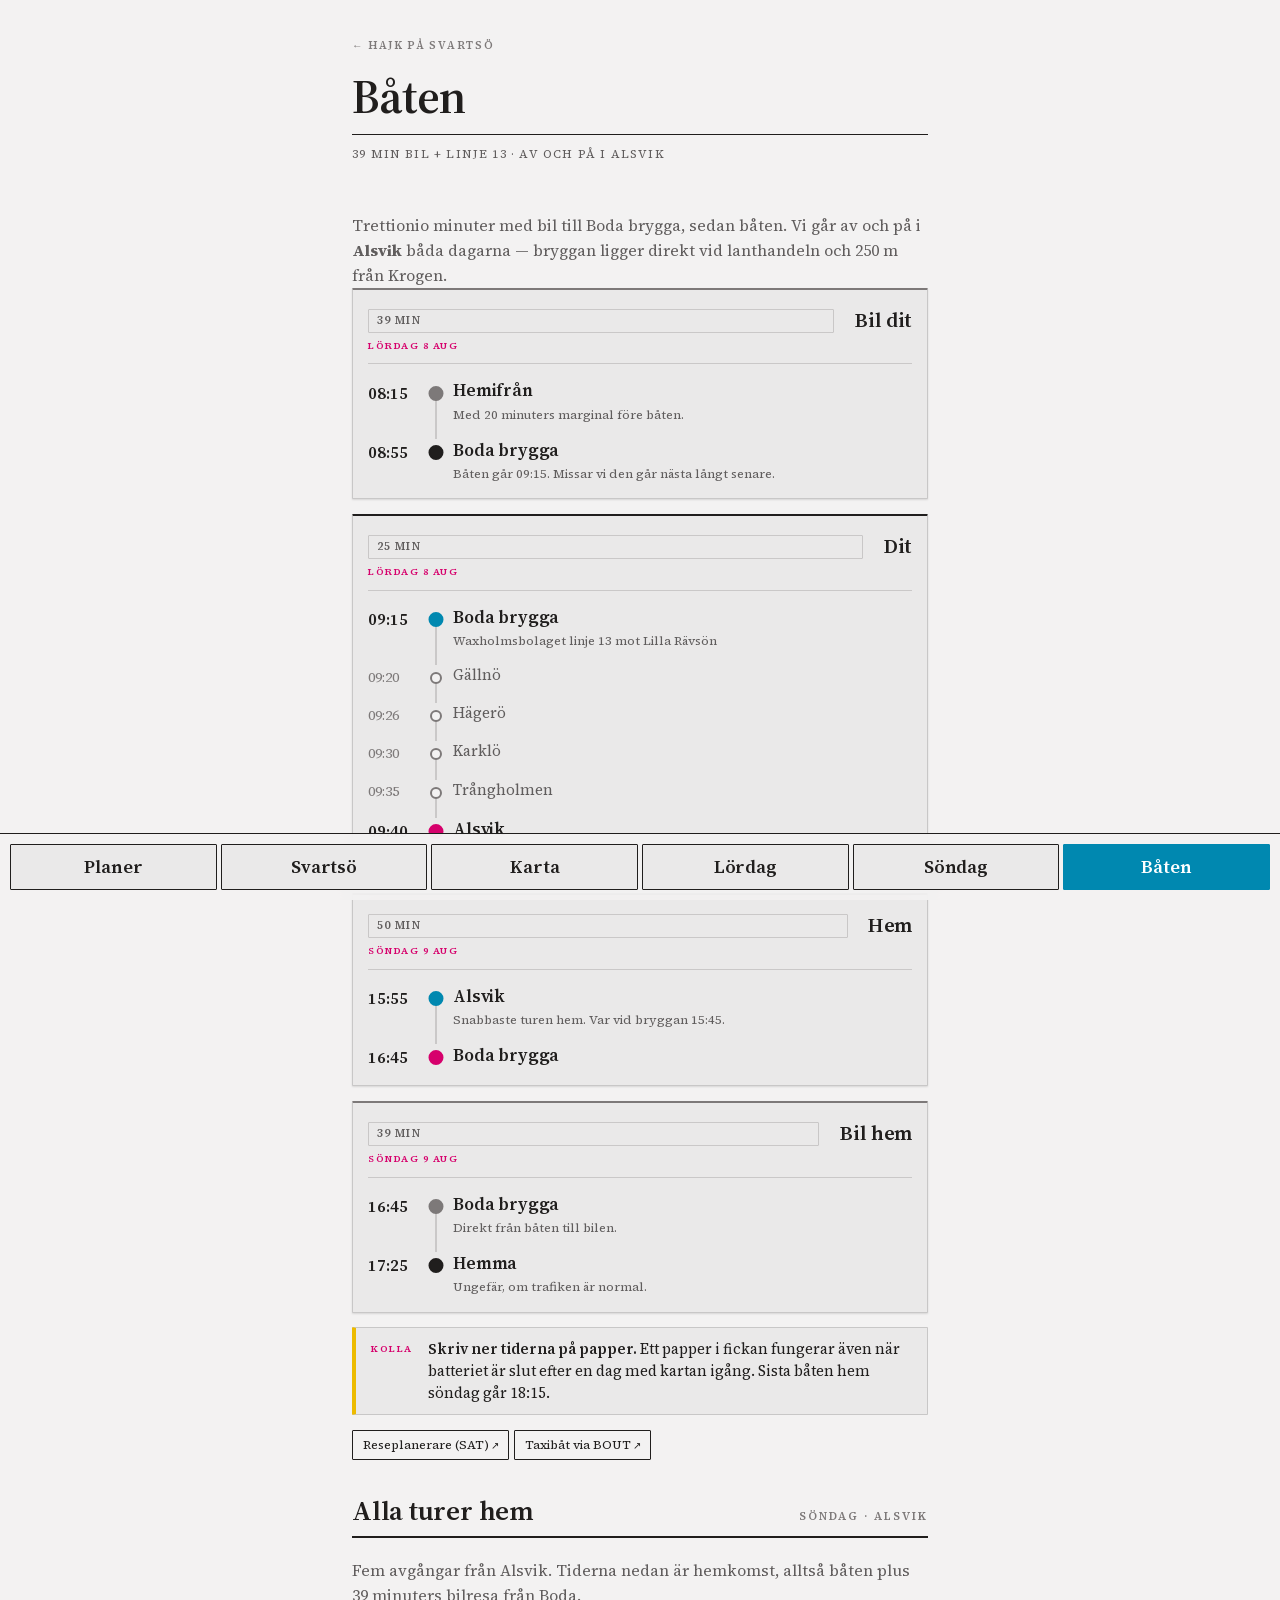
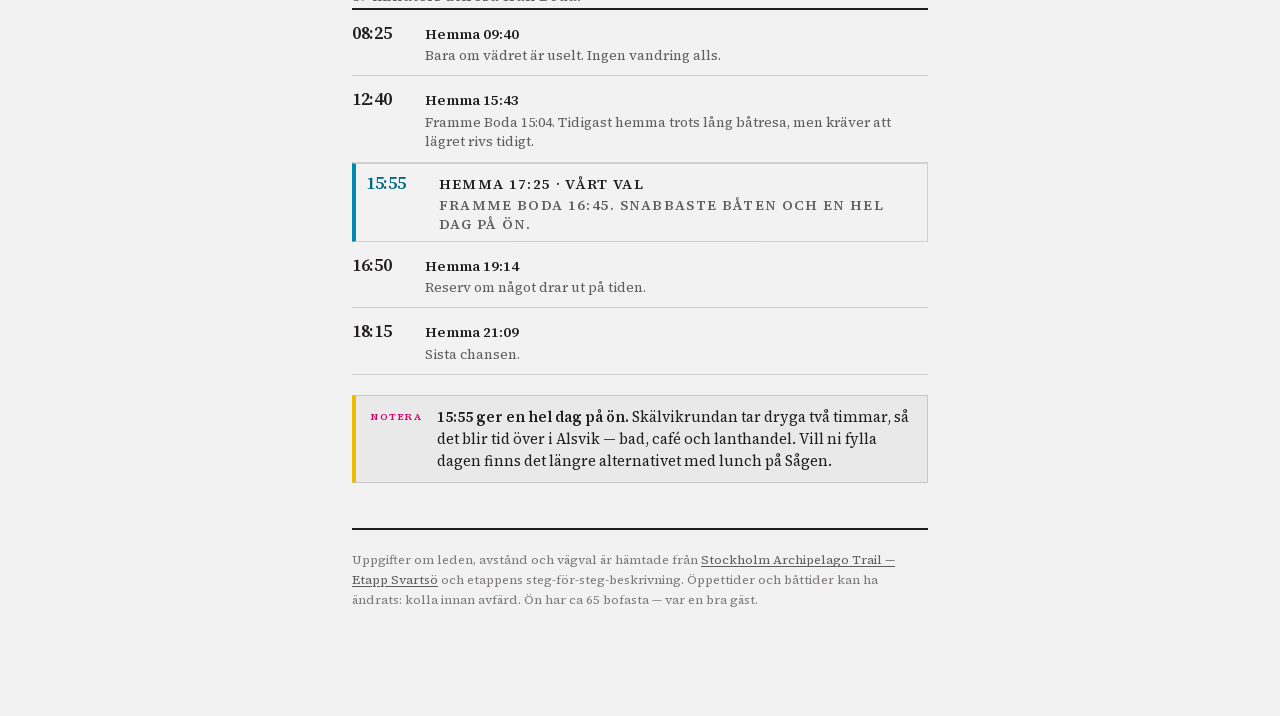
<file: bat.html>
<!doctype html>
<html lang="sv">
<head>
<meta charset="utf-8">
<meta name="viewport" content="width=device-width, initial-scale=1, viewport-fit=cover">
<meta name="theme-color" content="#f3f2f2" media="(prefers-color-scheme: light)">
<meta name="theme-color" content="#1a1918" media="(prefers-color-scheme: dark)">
<title>Båten · Hajk på Svartsö</title>
<meta name="description" content="Waxholmsbolaget linje 13 till och från Alsvik, med hållplatser och tider.">
<link rel="stylesheet" href="style.css">
</head>
<body>

<header class="pagehead wrap">
  <a class="back" href="svartso.html">Hajk på Svartsö</a>
  <h1>Båten</h1>
  <p class="ph-meta">39 min bil + linje 13 · av och på i Alsvik</p>
</header>

<nav class="navbar" aria-label="Innehåll">
  <ul>
    <li><a href="resplaner.html">Planer</a></li>
    <li><a href="svartso.html">Svartsö</a></li>
    <li><a href="karta.html">Karta</a></li>
    <li><a href="lordag.html">Lördag</a></li>
    <li><a href="sondag.html">Söndag</a></li>
    <li><a href="bat.html" aria-current="page">Båten</a></li>
  </ul>
</nav>

<main>

<section class="wrap" id="bat">
  <p class="lede">Trettionio minuter med bil till Boda brygga, sedan båten. Vi går av och på i <b>Alsvik</b> båda dagarna — bryggan ligger direkt vid lanthandeln och 250 m från Krogen.</p>

  <div class="journey">
    <article class="leg drive">
      <header class="leg-head">
        <span class="leg-dir">Bil dit</span>
        <span class="leg-day">Lördag 8 aug</span>
        <span class="leg-dur">39 min</span>
      </header>
      <ol class="stops">
        <li class="stop major">
          <time>08:15</time><i class="tick"></i>
          <span class="stop-name">Hemifrån<em>Med 20 minuters marginal före båten.</em></span>
        </li>
        <li class="stop major arrive">
          <time>08:55</time><i class="tick"></i>
          <span class="stop-name">Boda brygga<em>Båten går 09:15. Missar vi den går nästa långt senare.</em></span>
        </li>
      </ol>
    </article>

    <article class="leg">
      <header class="leg-head">
        <span class="leg-dir">Dit</span>
        <span class="leg-day">Lördag 8 aug</span>
        <span class="leg-dur">25 min</span>
      </header>
      <ol class="stops">
        <li class="stop major">
          <time>09:15</time><i class="tick"></i>
          <span class="stop-name">Boda brygga<em>Waxholmsbolaget linje 13 mot Lilla Rävsön</em></span>
        </li>
        <li class="stop"><time>09:20</time><i class="tick"></i><span class="stop-name">Gällnö</span></li>
        <li class="stop"><time>09:26</time><i class="tick"></i><span class="stop-name">Hägerö</span></li>
        <li class="stop"><time>09:30</time><i class="tick"></i><span class="stop-name">Karklö</span></li>
        <li class="stop"><time>09:35</time><i class="tick"></i><span class="stop-name">Trångholmen</span></li>
        <li class="stop major arrive">
          <time>09:40</time><i class="tick"></i>
          <span class="stop-name">Alsvik<em>Lanthandel och gästhamn direkt vid bryggan</em></span>
        </li>
      </ol>
    </article>

    <article class="leg">
      <header class="leg-head">
        <span class="leg-dir">Hem</span>
        <span class="leg-day">Söndag 9 aug</span>
        <span class="leg-dur">50 min</span>
      </header>
      <ol class="stops">
        <li class="stop major">
          <time>15:55</time><i class="tick"></i>
          <span class="stop-name">Alsvik<em>Snabbaste turen hem. Var vid bryggan 15:45.</em></span>
        </li>
        <li class="stop major arrive">
          <time>16:45</time><i class="tick"></i>
          <span class="stop-name">Boda brygga</span>
        </li>
      </ol>
    </article>
    <article class="leg drive">
      <header class="leg-head">
        <span class="leg-dir">Bil hem</span>
        <span class="leg-day">Söndag 9 aug</span>
        <span class="leg-dur">39 min</span>
      </header>
      <ol class="stops">
        <li class="stop major">
          <time>16:45</time><i class="tick"></i>
          <span class="stop-name">Boda brygga<em>Direkt från båten till bilen.</em></span>
        </li>
        <li class="stop major arrive">
          <time>17:25</time><i class="tick"></i>
          <span class="stop-name">Hemma<em>Ungefär, om trafiken är normal.</em></span>
        </li>
      </ol>
    </article>
  </div>


  <div class="alert" style="margin-top:.9rem">
    <span class="tag">Kolla</span>
    <p><strong>Skriv ner tiderna på papper.</strong> Ett papper i fickan fungerar även när batteriet är slut efter en dag med kartan igång. Sista båten hem söndag går 18:15.</p>
  </div>

  <div class="links">
    <a href="https://stockholmarchipelagotrail.com/sv/section/etapp-svartso/">Reseplanerare (SAT)</a>
    <a href="https://www.bout.fi/stockholm-archipelago">Taxibåt via BOUT</a>
  </div>
  <div class="head" style="margin-top:2.2rem">
    <h2>Alla turer hem</h2>
    <span class="eyebrow">Söndag · Alsvik</span>
  </div>
  <p class="lede">Fem avgångar från Alsvik. Tiderna nedan är hemkomst, alltså båten plus 39 minuters bilresa från Boda.</p>

  <div class="boats">
    <div class="boat">
      <span class="bt">08:25</span>
      <span class="bd"><b>Hemma 09:40</b><span>Bara om vädret är uselt. Ingen vandring alls.</span></span>
    </div>
    <div class="boat">
      <span class="bt">12:40</span>
      <span class="bd"><b>Hemma 15:43</b><span>Framme Boda 15:04. Tidigast hemma trots lång båtresa, men kräver att lägret rivs tidigt.</span></span>
    </div>
    <div class="boat pick">
      <span class="bt">15:55</span>
      <span class="bd"><b>Hemma 17:25 · vårt val</b><span>Framme Boda 16:45. Snabbaste båten och en hel dag på ön.</span></span>
    </div>
    <div class="boat">
      <span class="bt">16:50</span>
      <span class="bd"><b>Hemma 19:14</b><span>Reserv om något drar ut på tiden.</span></span>
    </div>
    <div class="boat">
      <span class="bt">18:15</span>
      <span class="bd"><b>Hemma 21:09</b><span>Sista chansen.</span></span>
    </div>
  </div>

  <div class="alert" style="margin-top:.2rem">
    <span class="tag">Notera</span>
    <p><strong>15:55 ger en hel dag på ön.</strong> Skälvikrundan tar dryga två timmar, så det blir tid över i Alsvik — bad, café och lanthandel. Vill ni fylla dagen finns det längre alternativet med lunch på Sågen.</p>
  </div>
</section>

</main>

<footer class="wrap">
  <p>
    Uppgifter om leden, avstånd och vägval är hämtade från
    <a href="https://stockholmarchipelagotrail.com/sv/section/etapp-svartso/">Stockholm Archipelago Trail — Etapp Svartsö</a>
    och etappens steg-för-steg-beskrivning. Öppettider och båttider kan ha ändrats: kolla innan avfärd.
    Ön har ca 65 bofasta — var en bra gäst.
  </p>
</footer>

</body>
</html>
</file>
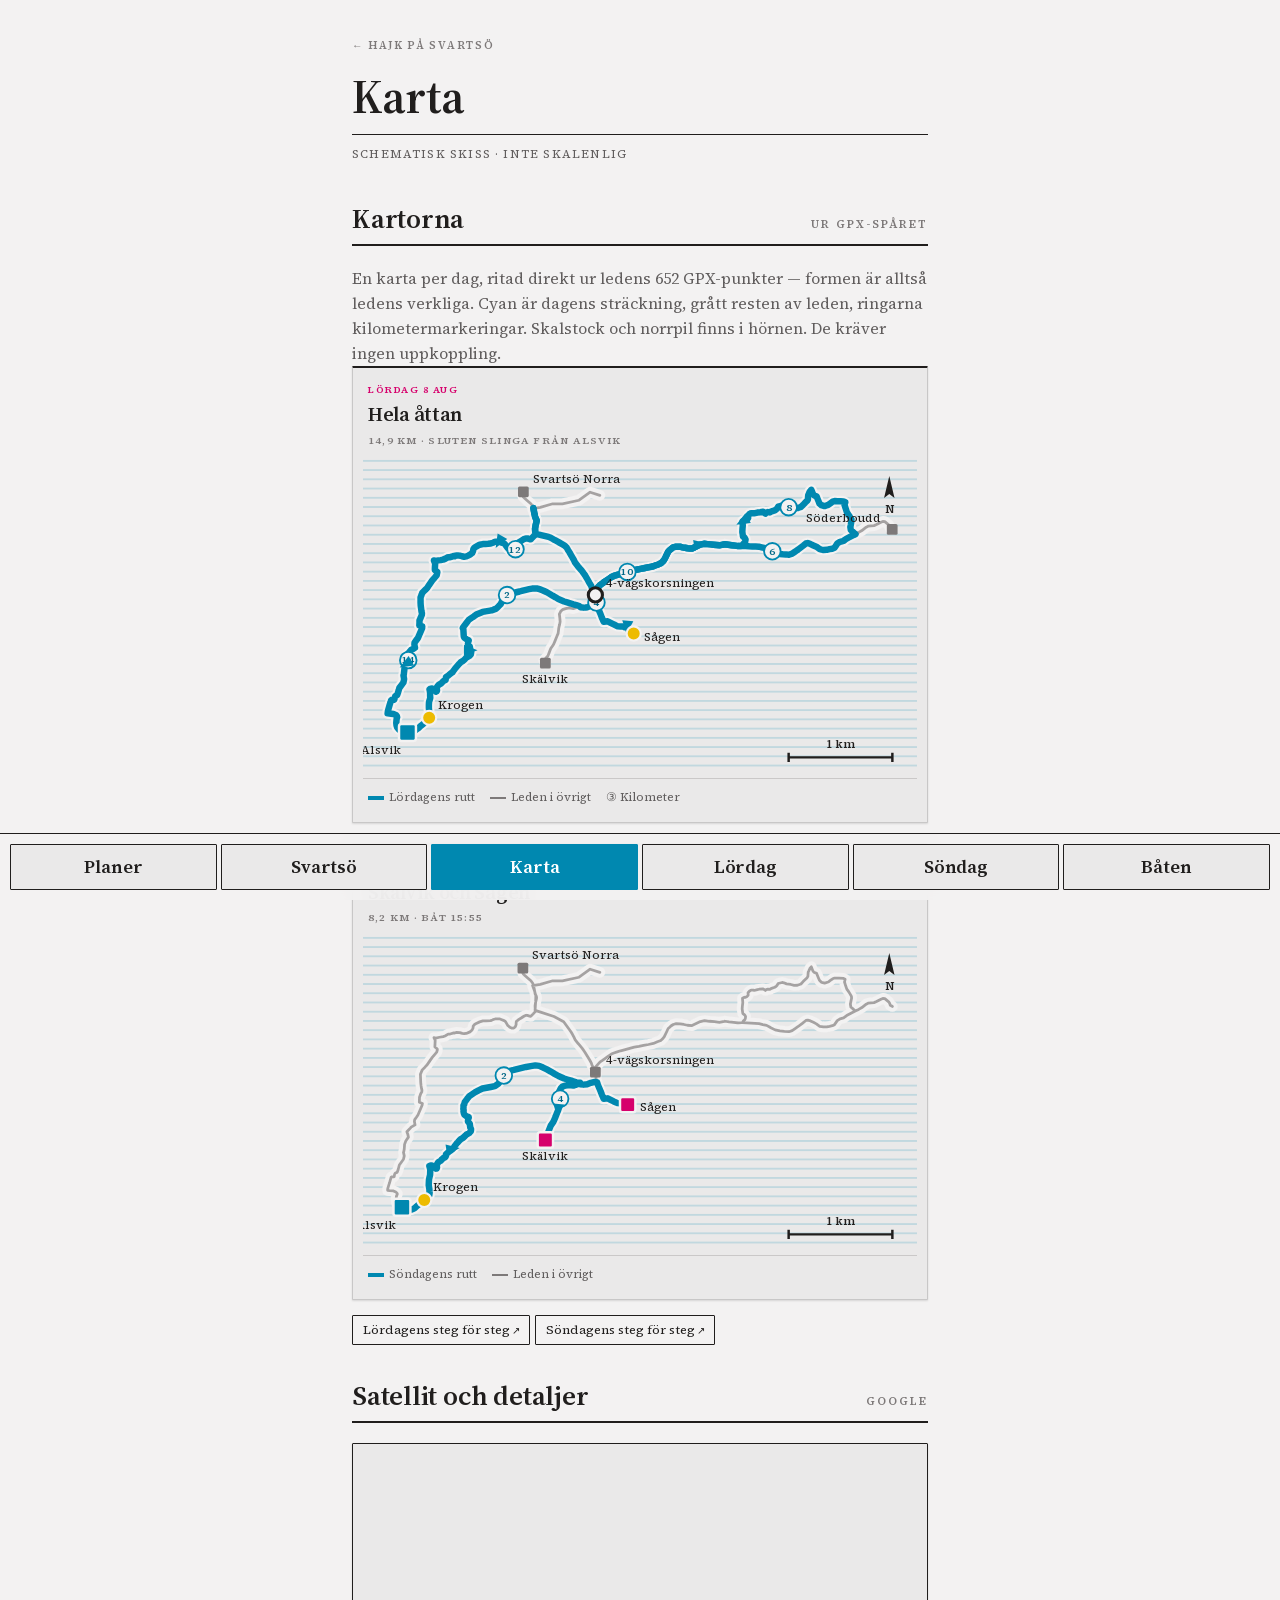
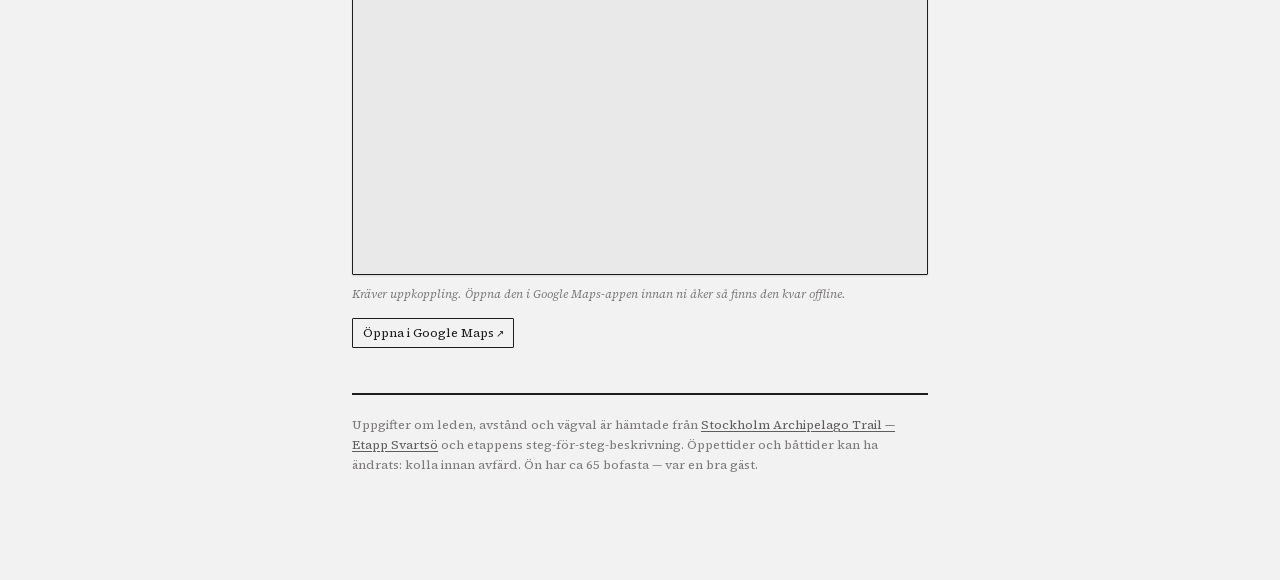
<file: karta.html>
<!doctype html>
<html lang="sv">
<head>
<meta charset="utf-8">
<meta name="viewport" content="width=device-width, initial-scale=1, viewport-fit=cover">
<meta name="theme-color" content="#f3f2f2" media="(prefers-color-scheme: light)">
<meta name="theme-color" content="#1a1918" media="(prefers-color-scheme: dark)">
<title>Karta · Hajk på Svartsö</title>
<meta name="description" content="Schematisk karta över Svartsö med bryggor, grusvägar och blomstigarna.">
<link rel="stylesheet" href="style.css">
</head>
<body>

<header class="pagehead wrap">
  <a class="back" href="svartso.html">Hajk på Svartsö</a>
  <h1>Karta</h1>
  <p class="ph-meta">Schematisk skiss · inte skalenlig</p>
</header>

<nav class="navbar" aria-label="Innehåll">
  <ul>
    <li><a href="resplaner.html">Planer</a></li>
    <li><a href="svartso.html">Svartsö</a></li>
    <li><a href="karta.html" aria-current="page">Karta</a></li>
    <li><a href="lordag.html">Lördag</a></li>
    <li><a href="sondag.html">Söndag</a></li>
    <li><a href="bat.html">Båten</a></li>
  </ul>
</nav>

<main>

<section class="wrap" id="karta">
<div class="head">
    <h2>Kartorna</h2>
    <span class="eyebrow">Ur GPX-spåret</span>
  </div>
  <p class="lede">En karta per dag, ritad direkt ur ledens 652 GPX-punkter — formen är alltså ledens verkliga. Cyan är dagens sträckning, grått resten av leden, ringarna kilometermarkeringar. Skalstock och norrpil finns i hörnen. De kräver ingen uppkoppling.</p>

  <div class="daymaps">
    <figure class="daymap">
      <figcaption>
        <span class="dm-day">Lördag 8 aug</span>
        <span class="dm-title">Hela åttan</span>
        <span class="dm-meta">14,9 km · sluten slinga från Alsvik</span>
      </figcaption>
    <svg viewBox="0 0 360 204" role="img" aria-label="Karta över Svartsö ur GPX. Lördagens rutt i cyan som en sluten slinga från Alsvik: österut förbi Krogen, ner till Bistro Sågen och tillbaka, östra varvet, norrut mot Svartsö Norra och västerut hem. Avstickarna till Söderboudd, småbåtshamnen och Norra brygga ligger i grått.">
      <defs><pattern id="havL" width="6" height="6" patternUnits="userSpaceOnUse"><line x1="0" y1="1.2" x2="6" y2="1.2" stroke="var(--sea)" stroke-width=".6" opacity=".35"/></pattern></defs>
      <rect width="360" height="204" fill="url(#havL)"/>
      <path d="M103.9 20.9 L104.3 21.3 L104.5 21.6 L104.0 22.6 L103.8 23.3 L103.8 23.9 L104.2 24.7 L105.2 25.7 L107.0 27.3 L109.1 29.1 L110.3 30.7 L110.5 31.3 L110.7 31.9 L111.3 34.5 L111.6 36.0 L111.8 37.4 L112.6 39.1 L112.8 40.0 L112.7 40.9 L112.1 43.4 L111.8 45.4 L111.9 47.3 L112.0 48.2 L112.3 48.6 L111.9 49.1 L110.6 50.6 L109.2 52.0 L109.0 52.2 L108.5 52.2 L107.7 51.9 L106.8 51.6 L106.1 51.5 L105.8 51.6 L105.2 51.8 L104.3 52.3 L102.8 53.3 L101.3 54.2 L100.3 55.0 L99.9 55.2 L99.6 55.8 L99.5 56.6 L99.5 57.6 L99.1 58.7 L98.6 59.3 L98.1 59.7 L97.7 59.9 L97.2 59.9 L96.5 59.8 L95.4 59.3 L94.9 58.8 L94.0 58.1 L92.9 56.1 L92.4 55.4 L91.7 55.0 L90.2 54.4 L88.6 53.8 L88.1 53.8 L87.0 53.8 L85.9 53.9 L84.7 54.3 L84.0 54.6 L83.0 55.0 L80.1 55.2 L77.9 55.2 L75.8 55.8 L73.6 56.8 L72.5 57.5 L71.6 58.6 L71.5 59.8 L70.9 61.1 L69.5 62.3 L67.1 63.3 L65.7 63.5 L64.5 63.3 L62.9 62.8 L60.7 62.7 L60.5 62.7 L59.6 63.1 L59.0 63.0 L56.6 63.7 L55.3 63.8 L53.3 65.0 L52.1 65.4 L49.7 65.8 L47.3 66.3 L46.1 66.1 L46.9 67.8 L46.8 70.0 L46.7 72.1 L48.3 73.4 L48.3 74.0 L47.9 75.5 L46.4 77.2 L45.0 78.9 L43.3 81.3 L43.3 81.3 L43.3 81.3 L41.7 83.7 L40.1 85.4 L38.5 87.0 L37.3 89.9 L37.4 92.5 L37.5 95.1 L37.7 97.1 L38.0 99.0 L38.3 100.2 L38.2 101.3 L37.5 102.5 L36.7 104.8 L36.6 108.0 L38.6 108.8 L38.4 110.0 L37.5 112.1 L36.6 114.2 L35.7 116.3 L34.7 117.8 L33.6 119.3 L33.4 120.5 L33.8 122.7 L31.3 124.2 L30.9 124.7 L29.9 125.7 L28.5 127.2 L29.1 128.8 L29.5 130.7 L27.8 133.2 L27.0 135.4 L26.8 138.5 L26.5 140.0 L26.3 140.6 L26.8 142.9 L26.3 145.1 L24.9 147.0 L23.6 148.8 L22.9 151.6 L22.3 153.4 L21.9 153.7 L21.5 153.9 L20.9 154.2 L20.5 154.9 L20.3 156.1 L20.3 156.3 L20.0 156.5 L19.8 156.6 L19.1 156.5 L18.7 156.5 L18.3 156.7 L18.2 157.0 L17.6 159.1 L17.3 160.2 L16.9 161.4 L16.2 163.7 L16.0 164.6 L16.0 165.3 L17.3 165.5 L19.8 165.7 L21.3 166.4 L22.0 167.0 L22.2 167.4 L22.3 167.7 L21.7 169.2 L21.6 170.5 L21.6 171.5 L21.7 172.2 L21.8 173.3 L22.1 174.4 L22.7 175.1 L23.4 175.7 L24.1 176.0 L25.3 176.3 L27.8 177.1 L29.3 177.8 L30.7 177.9 L31.4 177.8 L32.0 177.6 L33.6 176.8 L34.8 175.7 L36.1 174.6 L37.9 173.1 L39.8 171.6 L41.5 170.2 L41.6 170.1 L43.1 168.5 L43.1 168.2 L43.3 166.9 L43.2 165.9 L43.1 164.4 L42.7 161.9 L42.8 159.6 L42.9 158.0 L43.6 155.1 L43.7 151.8 L43.1 149.5 L43.9 149.2 L44.5 149.2 L44.9 149.2 L45.5 149.5 L46.2 150.2 L46.7 150.1 L47.0 150.6 L47.4 151.2 L47.9 151.1 L48.1 150.5 L48.0 149.8 L48.0 149.1 L48.0 148.5 L49.0 146.9 L49.9 146.4 L50.6 146.0 L51.0 145.4 L52.2 144.3 L53.1 143.9 L53.7 143.4 L53.9 142.9 L53.9 141.9 L55.3 140.6 L56.0 140.1 L56.8 139.6 L57.2 139.2 L57.8 138.8 L58.3 138.4 L58.4 138.0 L58.9 137.6 L59.8 136.2 L61.1 134.5 L61.7 134.0 L62.3 133.3 L62.6 132.9 L63.5 132.1 L63.6 132.0 L65.0 131.2 L66.0 130.2 L67.1 129.1 L69.1 128.0 L69.6 127.4 L70.1 126.9 L70.2 125.9 L70.2 125.5 L70.1 125.2 L69.7 124.4 L69.4 122.4 L69.4 122.0 L68.2 120.5 L68.4 118.7 L68.7 118.1 L68.7 117.7 L67.2 117.1 L65.9 116.1 L65.5 115.2 L65.3 114.0 L65.4 113.1 L65.2 112.4 L65.3 111.6 L65.3 110.6 L65.3 110.0 L65.7 109.6 L66.1 108.0 L66.6 107.3 L67.7 105.8 L68.8 104.4 L68.9 104.2 L70.8 102.9 L72.7 101.6 L75.1 100.3 L77.6 99.1 L80.3 98.6 L83.0 98.1 L85.7 97.6 L87.8 96.1 L89.3 94.2 L90.7 92.2 L91.5 90.7 L92.3 89.2 L93.9 88.4 L95.4 87.6 L98.0 87.0 L100.7 86.3 L103.3 85.7 L106.0 85.1 L109.0 84.6 L112.0 84.1 L114.5 84.4 L117.0 85.5 L119.5 86.7 L122.0 88.1 L124.5 89.6 L127.0 91.0 L128.8 91.8 L130.7 92.6 L133.3 93.4 L136.0 94.2 L138.6 95.1 L141.0 95.4 L140.5 95.7 L138.0 96.8 L136.7 97.2 L134.1 96.8 L131.6 97.2 L129.6 97.9 L128.5 99.0 L127.6 100.8 L127.9 103.3 L128.1 105.7 L127.7 107.8 L127.2 110.0 L126.8 113.3 L125.8 115.7 L125.2 117.1 L124.8 118.2 L123.8 120.6 L122.0 123.2 L121.1 125.5 L120.2 127.8 L120.0 128.2 L118.7 129.5 L117.6 130.9 L118.5 132.6 L117.6 130.9 L118.7 129.5 L120.0 128.2 L120.2 127.8 L121.1 125.5 L122.0 123.2 L123.8 120.6 L124.8 118.2 L125.8 115.7 L126.8 113.3 L127.2 110.0 L127.3 109.4 L127.7 107.8 L128.1 105.7 L127.9 103.3 L127.6 100.8 L128.5 99.0 L129.6 97.9 L131.6 97.2 L134.1 96.8 L136.7 97.2 L138.0 96.8 L140.5 95.7 L141.3 96.3 L143.4 96.6 L145.7 96.3 L148.1 95.4 L150.6 94.8 L152.2 95.2 L152.6 96.7 L153.5 98.8 L154.4 100.9 L155.2 103.0 L156.4 105.8 L159.0 105.5 L160.9 106.5 L162.9 107.5 L165.4 108.6 L168.6 108.8 L169.1 108.8 L170.0 109.3 L170.4 109.2 L171.2 109.2 L171.7 109.4 L172.0 109.6 L171.7 109.4 L171.2 109.2 L170.4 109.2 L170.0 109.3 L169.1 108.8 L168.6 108.8 L165.4 108.6 L162.9 107.5 L160.9 106.5 L159.0 105.5 L156.4 105.8 L155.2 103.0 L154.4 100.9 L153.5 98.8 L152.6 96.7 L152.2 95.2 L151.6 93.0 L151.3 91.5 L151.5 89.6 L151.0 88.5 L150.5 87.0 L150.1 86.3 L151.6 84.6 L153.2 82.8 L154.1 81.8 L155.6 80.8 L157.0 79.8 L159.2 78.2 L161.4 76.7 L163.0 76.0 L165.2 75.3 L167.4 74.6 L170.4 73.8 L173.3 73.0 L176.3 72.2 L179.3 71.7 L182.3 71.1 L185.5 70.5 L188.7 69.8 L191.3 68.7 L193.5 67.9 L194.9 66.6 L195.8 65.4 L197.1 62.7 L198.3 60.1 L198.9 59.6 L200.1 58.5 L201.6 57.5 L203.5 57.0 L206.1 57.1 L208.5 57.5 L210.8 58.0 L213.8 58.2 L216.5 56.9 L219.2 55.6 L221.9 55.0 L225.1 55.4 L228.4 55.7 L231.6 56.1 L234.0 55.6 L235.0 55.5 L235.2 55.4 L237.9 55.8 L240.8 56.1 L243.8 56.5 L246.1 56.3 L246.6 56.3 L249.3 56.4 L252.1 56.6 L254.7 56.8 L257.4 57.0 L259.8 57.6 L262.3 58.1 L264.5 59.3 L265.0 59.6 L267.8 61.0 L270.9 61.7 L273.8 62.0 L276.8 62.2 L278.9 61.5 L280.8 60.2 L282.8 58.8 L285.3 56.9 L287.8 54.9 L289.0 54.7 L290.8 55.2 L292.7 56.1 L294.6 57.1 L296.8 58.7 L299.2 59.1 L301.4 59.0 L303.2 58.7 L305.0 58.3 L306.4 57.6 L308.2 55.0 L310.0 53.8 L312.3 53.2 L314.3 51.7 L317.1 50.2 L319.9 48.8 L322.1 47.7 L324.2 46.5 L325.6 45.4 L327.0 44.3 L328.2 43.7 L330.1 43.5 L332.1 43.3 L333.7 42.6 L336.6 41.1 L337.8 40.6 L339.1 40.7 L341.6 42.8 L342.3 43.9 L342.6 45.0 L343.9 45.7 L344.0 45.8 L343.9 45.7 L342.6 45.0 L342.3 43.9 L341.6 42.8 L339.1 40.7 L337.8 40.6 L336.6 41.1 L333.7 42.6 L332.1 43.3 L330.1 43.5 L328.2 43.7 L327.0 44.3 L325.6 45.4 L324.2 46.5 L322.1 47.7 L319.9 48.8 L318.5 47.4 L317.9 46.9 L317.0 46.1 L316.7 44.2 L317.1 42.3 L317.5 40.4 L317.4 39.2 L316.5 37.6 L315.5 36.0 L314.4 34.5 L313.6 32.2 L312.9 29.9 L313.3 28.1 L312.3 27.6 L309.4 27.4 L306.5 27.3 L305.2 27.8 L303.7 28.9 L302.3 29.9 L300.0 30.6 L298.1 30.1 L297.9 30.1 L296.6 28.8 L295.7 26.6 L294.8 24.3 L293.0 23.6 L292.3 22.6 L291.3 20.0 L290.4 21.1 L289.8 22.5 L289.3 23.5 L289.2 24.8 L289.1 26.2 L288.6 27.1 L287.9 27.8 L286.0 29.6 L284.6 31.2 L282.3 32.0 L280.2 32.1 L278.0 31.5 L275.2 31.1 L273.5 30.4 L272.4 30.2 L270.4 30.7 L269.8 30.9 L269.0 32.2 L268.5 32.7 L267.6 33.3 L265.5 34.0 L264.8 34.4 L264.7 34.5 L264.3 34.7 L263.1 34.5 L262.0 34.8 L261.5 35.4 L260.0 34.3 L257.5 34.6 L256.3 34.8 L254.2 35.4 L253.6 35.1 L252.9 35.1 L252.2 35.1 L251.1 35.9 L250.2 36.9 L250.3 38.4 L249.6 39.3 L248.3 39.9 L247.9 39.8 L246.6 40.5 L246.8 43.3 L246.5 45.9 L246.4 47.4 L246.8 50.3 L247.5 50.9 L247.8 51.0 L248.3 51.7 L248.6 52.4 L248.5 53.4 L248.2 54.3 L247.2 55.1 L246.9 55.7 L246.6 56.3 L246.1 56.3 L243.8 56.5 L243.4 56.4 L240.8 56.1 L237.9 55.8 L235.2 55.4 L234.0 55.6 L231.6 56.1 L228.4 55.7 L225.1 55.4 L221.9 55.0 L219.2 55.6 L216.5 56.9 L213.8 58.2 L210.8 58.0 L208.5 57.5 L206.1 57.1 L203.5 57.0 L201.6 57.5 L200.1 58.5 L198.9 59.6 L198.3 60.1 L197.1 62.7 L195.8 65.4 L194.9 66.6 L193.5 67.9 L191.3 68.7 L188.7 69.8 L185.5 70.5 L182.3 71.1 L179.3 71.7 L176.3 72.2 L173.3 73.0 L170.4 73.8 L167.4 74.6 L165.2 75.3 L163.0 76.0 L161.4 76.7 L159.2 78.2 L157.0 79.8 L155.6 80.8 L154.1 81.8 L153.2 82.8 L151.6 84.6 L150.1 86.3 L149.7 85.7 L149.8 85.7 L148.8 83.9 L148.3 82.4 L147.5 80.9 L146.6 79.4 L145.1 77.0 L144.3 75.7 L143.3 74.2 L142.2 72.7 L141.0 71.3 L139.9 70.0 L139.8 69.9 L137.8 67.3 L137.0 65.6 L136.1 63.9 L135.0 62.1 L130.4 55.7 L124.1 52.3 L115.4 49.5 L111.8 48.3 L112.2 42.5 L112.3 38.7 L111.5 35.8 L110.2 32.2 L115.2 31.4 L123.3 29.1 L129.6 29.1 L140.4 26.8 L147.6 21.6 L153.9 23.6" fill="none" stroke="var(--paper)" stroke-width="7" stroke-linejoin="round" stroke-linecap="round"/>
      <path d="M103.9 20.9 L104.3 21.3 L104.5 21.6 L104.0 22.6 L103.8 23.3 L103.8 23.9 L104.2 24.7 L105.2 25.7 L107.0 27.3 L109.1 29.1 L110.3 30.7 L110.5 31.3 L110.7 31.9 L111.3 34.5 L111.6 36.0 L111.8 37.4 L112.6 39.1 L112.8 40.0 L112.7 40.9 L112.1 43.4 L111.8 45.4 L111.9 47.3 L112.0 48.2 L112.3 48.6 L111.9 49.1 L110.6 50.6 L109.2 52.0 L109.0 52.2 L108.5 52.2 L107.7 51.9 L106.8 51.6 L106.1 51.5 L105.8 51.6 L105.2 51.8 L104.3 52.3 L102.8 53.3 L101.3 54.2 L100.3 55.0 L99.9 55.2 L99.6 55.8 L99.5 56.6 L99.5 57.6 L99.1 58.7 L98.6 59.3 L98.1 59.7 L97.7 59.9 L97.2 59.9 L96.5 59.8 L95.4 59.3 L94.9 58.8 L94.0 58.1 L92.9 56.1 L92.4 55.4 L91.7 55.0 L90.2 54.4 L88.6 53.8 L88.1 53.8 L87.0 53.8 L85.9 53.9 L84.7 54.3 L84.0 54.6 L83.0 55.0 L80.1 55.2 L77.9 55.2 L75.8 55.8 L73.6 56.8 L72.5 57.5 L71.6 58.6 L71.5 59.8 L70.9 61.1 L69.5 62.3 L67.1 63.3 L65.7 63.5 L64.5 63.3 L62.9 62.8 L60.7 62.7 L60.5 62.7 L59.6 63.1 L59.0 63.0 L56.6 63.7 L55.3 63.8 L53.3 65.0 L52.1 65.4 L49.7 65.8 L47.3 66.3 L46.1 66.1 L46.9 67.8 L46.8 70.0 L46.7 72.1 L48.3 73.4 L48.3 74.0 L47.9 75.5 L46.4 77.2 L45.0 78.9 L43.3 81.3 L43.3 81.3 L43.3 81.3 L41.7 83.7 L40.1 85.4 L38.5 87.0 L37.3 89.9 L37.4 92.5 L37.5 95.1 L37.7 97.1 L38.0 99.0 L38.3 100.2 L38.2 101.3 L37.5 102.5 L36.7 104.8 L36.6 108.0 L38.6 108.8 L38.4 110.0 L37.5 112.1 L36.6 114.2 L35.7 116.3 L34.7 117.8 L33.6 119.3 L33.4 120.5 L33.8 122.7 L31.3 124.2 L30.9 124.7 L29.9 125.7 L28.5 127.2 L29.1 128.8 L29.5 130.7 L27.8 133.2 L27.0 135.4 L26.8 138.5 L26.5 140.0 L26.3 140.6 L26.8 142.9 L26.3 145.1 L24.9 147.0 L23.6 148.8 L22.9 151.6 L22.3 153.4 L21.9 153.7 L21.5 153.9 L20.9 154.2 L20.5 154.9 L20.3 156.1 L20.3 156.3 L20.0 156.5 L19.8 156.6 L19.1 156.5 L18.7 156.5 L18.3 156.7 L18.2 157.0 L17.6 159.1 L17.3 160.2 L16.9 161.4 L16.2 163.7 L16.0 164.6 L16.0 165.3 L17.3 165.5 L19.8 165.7 L21.3 166.4 L22.0 167.0 L22.2 167.4 L22.3 167.7 L21.7 169.2 L21.6 170.5 L21.6 171.5 L21.7 172.2 L21.8 173.3 L22.1 174.4 L22.7 175.1 L23.4 175.7 L24.1 176.0 L25.3 176.3 L27.8 177.1 L29.3 177.8 L30.7 177.9 L31.4 177.8 L32.0 177.6 L33.6 176.8 L34.8 175.7 L36.1 174.6 L37.9 173.1 L39.8 171.6 L41.5 170.2 L41.6 170.1 L43.1 168.5 L43.1 168.2 L43.3 166.9 L43.2 165.9 L43.1 164.4 L42.7 161.9 L42.8 159.6 L42.9 158.0 L43.6 155.1 L43.7 151.8 L43.1 149.5 L43.9 149.2 L44.5 149.2 L44.9 149.2 L45.5 149.5 L46.2 150.2 L46.7 150.1 L47.0 150.6 L47.4 151.2 L47.9 151.1 L48.1 150.5 L48.0 149.8 L48.0 149.1 L48.0 148.5 L49.0 146.9 L49.9 146.4 L50.6 146.0 L51.0 145.4 L52.2 144.3 L53.1 143.9 L53.7 143.4 L53.9 142.9 L53.9 141.9 L55.3 140.6 L56.0 140.1 L56.8 139.6 L57.2 139.2 L57.8 138.8 L58.3 138.4 L58.4 138.0 L58.9 137.6 L59.8 136.2 L61.1 134.5 L61.7 134.0 L62.3 133.3 L62.6 132.9 L63.5 132.1 L63.6 132.0 L65.0 131.2 L66.0 130.2 L67.1 129.1 L69.1 128.0 L69.6 127.4 L70.1 126.9 L70.2 125.9 L70.2 125.5 L70.1 125.2 L69.7 124.4 L69.4 122.4 L69.4 122.0 L68.2 120.5 L68.4 118.7 L68.7 118.1 L68.7 117.7 L67.2 117.1 L65.9 116.1 L65.5 115.2 L65.3 114.0 L65.4 113.1 L65.2 112.4 L65.3 111.6 L65.3 110.6 L65.3 110.0 L65.7 109.6 L66.1 108.0 L66.6 107.3 L67.7 105.8 L68.8 104.4 L68.9 104.2 L70.8 102.9 L72.7 101.6 L75.1 100.3 L77.6 99.1 L80.3 98.6 L83.0 98.1 L85.7 97.6 L87.8 96.1 L89.3 94.2 L90.7 92.2 L91.5 90.7 L92.3 89.2 L93.9 88.4 L95.4 87.6 L98.0 87.0 L100.7 86.3 L103.3 85.7 L106.0 85.1 L109.0 84.6 L112.0 84.1 L114.5 84.4 L117.0 85.5 L119.5 86.7 L122.0 88.1 L124.5 89.6 L127.0 91.0 L128.8 91.8 L130.7 92.6 L133.3 93.4 L136.0 94.2 L138.6 95.1 L141.0 95.4 L140.5 95.7 L138.0 96.8 L136.7 97.2 L134.1 96.8 L131.6 97.2 L129.6 97.9 L128.5 99.0 L127.6 100.8 L127.9 103.3 L128.1 105.7 L127.7 107.8 L127.2 110.0 L126.8 113.3 L125.8 115.7 L125.2 117.1 L124.8 118.2 L123.8 120.6 L122.0 123.2 L121.1 125.5 L120.2 127.8 L120.0 128.2 L118.7 129.5 L117.6 130.9 L118.5 132.6 L117.6 130.9 L118.7 129.5 L120.0 128.2 L120.2 127.8 L121.1 125.5 L122.0 123.2 L123.8 120.6 L124.8 118.2 L125.8 115.7 L126.8 113.3 L127.2 110.0 L127.3 109.4 L127.7 107.8 L128.1 105.7 L127.9 103.3 L127.6 100.8 L128.5 99.0 L129.6 97.9 L131.6 97.2 L134.1 96.8 L136.7 97.2 L138.0 96.8 L140.5 95.7 L141.3 96.3 L143.4 96.6 L145.7 96.3 L148.1 95.4 L150.6 94.8 L152.2 95.2 L152.6 96.7 L153.5 98.8 L154.4 100.9 L155.2 103.0 L156.4 105.8 L159.0 105.5 L160.9 106.5 L162.9 107.5 L165.4 108.6 L168.6 108.8 L169.1 108.8 L170.0 109.3 L170.4 109.2 L171.2 109.2 L171.7 109.4 L172.0 109.6 L171.7 109.4 L171.2 109.2 L170.4 109.2 L170.0 109.3 L169.1 108.8 L168.6 108.8 L165.4 108.6 L162.9 107.5 L160.9 106.5 L159.0 105.5 L156.4 105.8 L155.2 103.0 L154.4 100.9 L153.5 98.8 L152.6 96.7 L152.2 95.2 L151.6 93.0 L151.3 91.5 L151.5 89.6 L151.0 88.5 L150.5 87.0 L150.1 86.3 L151.6 84.6 L153.2 82.8 L154.1 81.8 L155.6 80.8 L157.0 79.8 L159.2 78.2 L161.4 76.7 L163.0 76.0 L165.2 75.3 L167.4 74.6 L170.4 73.8 L173.3 73.0 L176.3 72.2 L179.3 71.7 L182.3 71.1 L185.5 70.5 L188.7 69.8 L191.3 68.7 L193.5 67.9 L194.9 66.6 L195.8 65.4 L197.1 62.7 L198.3 60.1 L198.9 59.6 L200.1 58.5 L201.6 57.5 L203.5 57.0 L206.1 57.1 L208.5 57.5 L210.8 58.0 L213.8 58.2 L216.5 56.9 L219.2 55.6 L221.9 55.0 L225.1 55.4 L228.4 55.7 L231.6 56.1 L234.0 55.6 L235.0 55.5 L235.2 55.4 L237.9 55.8 L240.8 56.1 L243.8 56.5 L246.1 56.3 L246.6 56.3 L249.3 56.4 L252.1 56.6 L254.7 56.8 L257.4 57.0 L259.8 57.6 L262.3 58.1 L264.5 59.3 L265.0 59.6 L267.8 61.0 L270.9 61.7 L273.8 62.0 L276.8 62.2 L278.9 61.5 L280.8 60.2 L282.8 58.8 L285.3 56.9 L287.8 54.9 L289.0 54.7 L290.8 55.2 L292.7 56.1 L294.6 57.1 L296.8 58.7 L299.2 59.1 L301.4 59.0 L303.2 58.7 L305.0 58.3 L306.4 57.6 L308.2 55.0 L310.0 53.8 L312.3 53.2 L314.3 51.7 L317.1 50.2 L319.9 48.8 L322.1 47.7 L324.2 46.5 L325.6 45.4 L327.0 44.3 L328.2 43.7 L330.1 43.5 L332.1 43.3 L333.7 42.6 L336.6 41.1 L337.8 40.6 L339.1 40.7 L341.6 42.8 L342.3 43.9 L342.6 45.0 L343.9 45.7 L344.0 45.8 L343.9 45.7 L342.6 45.0 L342.3 43.9 L341.6 42.8 L339.1 40.7 L337.8 40.6 L336.6 41.1 L333.7 42.6 L332.1 43.3 L330.1 43.5 L328.2 43.7 L327.0 44.3 L325.6 45.4 L324.2 46.5 L322.1 47.7 L319.9 48.8 L318.5 47.4 L317.9 46.9 L317.0 46.1 L316.7 44.2 L317.1 42.3 L317.5 40.4 L317.4 39.2 L316.5 37.6 L315.5 36.0 L314.4 34.5 L313.6 32.2 L312.9 29.9 L313.3 28.1 L312.3 27.6 L309.4 27.4 L306.5 27.3 L305.2 27.8 L303.7 28.9 L302.3 29.9 L300.0 30.6 L298.1 30.1 L297.9 30.1 L296.6 28.8 L295.7 26.6 L294.8 24.3 L293.0 23.6 L292.3 22.6 L291.3 20.0 L290.4 21.1 L289.8 22.5 L289.3 23.5 L289.2 24.8 L289.1 26.2 L288.6 27.1 L287.9 27.8 L286.0 29.6 L284.6 31.2 L282.3 32.0 L280.2 32.1 L278.0 31.5 L275.2 31.1 L273.5 30.4 L272.4 30.2 L270.4 30.7 L269.8 30.9 L269.0 32.2 L268.5 32.7 L267.6 33.3 L265.5 34.0 L264.8 34.4 L264.7 34.5 L264.3 34.7 L263.1 34.5 L262.0 34.8 L261.5 35.4 L260.0 34.3 L257.5 34.6 L256.3 34.8 L254.2 35.4 L253.6 35.1 L252.9 35.1 L252.2 35.1 L251.1 35.9 L250.2 36.9 L250.3 38.4 L249.6 39.3 L248.3 39.9 L247.9 39.8 L246.6 40.5 L246.8 43.3 L246.5 45.9 L246.4 47.4 L246.8 50.3 L247.5 50.9 L247.8 51.0 L248.3 51.7 L248.6 52.4 L248.5 53.4 L248.2 54.3 L247.2 55.1 L246.9 55.7 L246.6 56.3 L246.1 56.3 L243.8 56.5 L243.4 56.4 L240.8 56.1 L237.9 55.8 L235.2 55.4 L234.0 55.6 L231.6 56.1 L228.4 55.7 L225.1 55.4 L221.9 55.0 L219.2 55.6 L216.5 56.9 L213.8 58.2 L210.8 58.0 L208.5 57.5 L206.1 57.1 L203.5 57.0 L201.6 57.5 L200.1 58.5 L198.9 59.6 L198.3 60.1 L197.1 62.7 L195.8 65.4 L194.9 66.6 L193.5 67.9 L191.3 68.7 L188.7 69.8 L185.5 70.5 L182.3 71.1 L179.3 71.7 L176.3 72.2 L173.3 73.0 L170.4 73.8 L167.4 74.6 L165.2 75.3 L163.0 76.0 L161.4 76.7 L159.2 78.2 L157.0 79.8 L155.6 80.8 L154.1 81.8 L153.2 82.8 L151.6 84.6 L150.1 86.3 L149.7 85.7 L149.8 85.7 L148.8 83.9 L148.3 82.4 L147.5 80.9 L146.6 79.4 L145.1 77.0 L144.3 75.7 L143.3 74.2 L142.2 72.7 L141.0 71.3 L139.9 70.0 L139.8 69.9 L137.8 67.3 L137.0 65.6 L136.1 63.9 L135.0 62.1 L130.4 55.7 L124.1 52.3 L115.4 49.5 L111.8 48.3 L112.2 42.5 L112.3 38.7 L111.5 35.8 L110.2 32.2 L115.2 31.4 L123.3 29.1 L129.6 29.1 L140.4 26.8 L147.6 21.6 L153.9 23.6" fill="none" stroke="var(--ink-faint)" stroke-width="1.8" stroke-linejoin="round" stroke-linecap="round" opacity=".65"/>
      <g fill="none" stroke="var(--sea)" stroke-width="4.2" stroke-linejoin="round" stroke-linecap="round">
        <path d="M28.9 177.7 L29.4 177.9 L30.7 177.9 L32.0 177.6 L33.5 176.8 L34.8 175.7 L36.2 174.7 L36.2 174.7 L37.7 173.3 L39.3 172.0 L40.8 170.7 L42.4 169.4 L43.0 168.2 L43.0 168.1 L43.3 167.0 L43.2 166.0 L43.0 163.9 L42.8 161.8 L42.8 159.7 L42.9 157.9 L43.3 156.6 L43.7 155.2 L43.6 153.9 L43.6 152.6 L43.6 152.0 L43.4 150.8 L43.2 149.6 L43.9 149.2 L44.9 149.1 L46.2 150.2 L46.2 150.2 L46.7 150.1 L46.8 150.1 L47.4 151.2 L47.5 151.1 L47.9 151.0 L48.1 150.5 L48.1 150.5 L47.9 148.4 L49.1 146.8 L50.6 146.0 L51.5 145.1 L52.3 144.3 L53.7 143.5 L53.9 141.8 L55.6 140.6 L57.2 139.3 L58.2 138.5 L59.0 137.3 L59.8 136.2 L61.2 134.6 L62.6 133.0 L63.6 132.0 L65.0 131.2 L66.1 130.2 L67.1 129.1 L69.1 128.0 L70.1 126.9 L70.2 126.2 L70.3 125.6 L69.8 124.3 L69.6 123.1 L69.4 121.9 L68.2 120.4 L68.4 118.7 L68.7 118.0 L68.6 117.7 L67.2 117.1 L65.8 116.1 L65.5 115.3 L65.4 114.0 L65.3 112.3 L65.2 110.6 L64.8 109.8 L64.8 109.8 L64.8 109.8 L66.1 108.0 L67.4 106.3 L68.7 104.5 L70.3 103.4 L72.0 102.3 L73.6 101.1 L75.7 100.2 L77.7 99.4 L79.6 99.0 L81.6 98.7 L83.5 98.4 L84.8 97.9 L86.2 97.4 L86.5 97.3 L87.6 96.3 L88.5 95.3 L89.5 94.2 L90.2 92.8 L91.0 91.4 L91.7 90.0 L92.4 89.1 L93.6 88.4 L95.4 87.6 L97.5 87.1 L99.6 86.6 L101.7 86.1 L103.8 85.5 L105.9 85.0 L107.9 84.6 L109.9 84.2 L111.7 84.2 L112.5 84.2 L113.4 84.2 L114.7 84.6 L116.0 85.0 L117.7 85.8 L119.5 86.6 L121.4 87.7 L123.2 88.8 L125.1 89.9 L126.9 91.0 L128.8 91.8 L130.7 92.6 L132.7 93.2 L134.7 93.8 L136.7 94.4 L138.6 94.9 L140.5 95.5 L141.3 96.3 L143.4 96.6 L144.6 96.5 L145.8 96.3 L146.9 95.9 L148.0 95.5 L149.4 95.2 L150.7 94.9 L152.2 95.2 L152.5 96.0 L152.6 96.6 L153.5 98.8 L154.4 100.9 L155.2 103.1 L155.8 104.4 L156.4 105.8 L157.7 105.6 L159.0 105.5 L160.6 106.3 L162.3 107.1 L163.9 107.9 L165.5 108.7 L167.3 108.8 L169.1 108.9 L170.0 109.3 L171.2 109.2 L171.7 109.3 L171.7 109.3 L173.2 110.5 L174.7 111.8 L175.9 113.4 L177.1 114.5 L175.9 113.4 L174.7 111.8 L173.2 110.5 L171.7 109.3 L171.7 109.3 L171.2 109.2 L170.0 109.3 L169.1 108.9 L167.3 108.8 L165.5 108.7 L163.9 107.9 L162.2 107.1 L160.6 106.3 L159.0 105.5 L157.7 105.6 L156.4 105.8 L155.8 104.4 L155.2 103.1 L154.4 100.9 L153.5 98.8 L152.6 96.6 L152.2 95.2 L151.7 93.3 L151.2 91.5 L151.5 89.5 L151.0 88.3 L150.5 87.0 L150.2 86.5 L150.1 86.3 L151.1 85.1 L152.2 84.0 L153.2 82.8 L153.2 82.8 L154.2 81.8 L155.6 80.8 L157.0 79.7 L158.5 78.7 L160.0 77.7 L161.5 76.7 L163.0 76.0 L165.2 75.3 L167.4 74.6 L169.7 74.0 L171.9 73.4 L174.1 72.8 L176.3 72.2 L178.3 71.8 L180.4 71.4 L182.5 71.0 L184.6 70.5 L186.7 70.1 L188.7 69.7 L190.3 69.1 L191.9 68.5 L193.5 67.8 L194.9 66.5 L195.8 65.4 L196.3 64.4 L197.0 62.9 L197.7 61.5 L198.4 60.1 L198.9 59.6 L200.1 58.5 L201.5 57.5 L203.5 57.0 L204.8 57.0 L206.0 57.0 L207.7 57.4 L209.3 57.7 L210.9 58.0 L212.3 58.1 L213.8 58.2 L215.6 57.3 L217.4 56.4 L219.2 55.6 L220.6 55.3 L221.9 55.1 L223.9 55.3 L225.8 55.5 L227.8 55.7 L229.7 55.9 L231.6 56.1 L233.4 55.7 L235.2 55.4 L237.4 55.7 L239.7 56.0 L241.9 56.3 L241.9 56.3 L243.8 56.6 L245.2 56.5 L246.5 56.4 L246.5 56.4 L248.7 56.5 L250.9 56.7 L253.0 56.8 L255.2 56.9 L257.3 57.0 L259.0 57.4 L260.7 57.8 L262.3 58.2 L264.2 59.1 L266.0 60.0 L267.8 60.9 L269.0 61.2 L270.1 61.5 L270.8 61.7 L272.8 61.9 L274.8 62.0 L276.8 62.2 L278.9 61.5 L280.2 60.6 L281.5 59.7 L282.8 58.8 L284.5 57.5 L286.2 56.2 L287.8 54.9 L289.0 54.6 L290.8 55.3 L292.7 56.2 L294.6 57.0 L295.7 57.8 L296.8 58.6 L298.0 58.9 L299.2 59.1 L301.4 59.0 L303.2 58.6 L304.9 58.3 L306.4 57.7 L307.3 56.3 L308.2 54.9 L310.0 53.8 L311.2 53.5 L312.3 53.2 L313.3 52.4 L314.3 51.7 L316.1 50.8 L318.0 49.8 L319.9 48.8"/>
        <path d="M319.9 48.8 L318.5 47.5 L317.0 46.1 L316.7 44.2 L317.0 42.8 L317.2 41.5 L317.4 40.3 L317.4 39.2 L316.4 37.6 L315.4 36.1 L314.4 34.5 L313.9 32.9 L313.4 31.4 L312.9 29.8 L313.4 28.1 L312.3 27.6 L310.4 27.5 L308.4 27.4 L306.5 27.3 L305.2 27.7 L303.7 28.8 L302.3 29.8 L301.1 30.2 L299.9 30.6 L297.9 30.0 L296.6 28.9 L296.0 27.4 L295.4 25.9 L294.8 24.4 L293.1 23.6 L292.3 22.6 L291.8 21.3 L291.3 20.0 L290.4 21.1 L289.8 22.4 L289.3 23.6 L289.2 24.9 L289.1 26.3 L288.8 26.8 L288.7 27.1 L287.3 28.4 L286.0 29.8 L284.6 31.1 L283.5 31.5 L282.3 31.9 L280.2 32.1 L278.0 31.4 L276.6 31.3 L275.2 31.1 L273.5 30.3 L272.5 30.2 L271.1 30.6 L269.8 31.0 L269.0 32.3 L267.6 33.4 L265.5 34.0 L264.3 34.7 L263.1 34.5 L262.0 34.8 L261.5 35.5 L260.0 34.3 L258.2 34.6 L256.3 34.8 L254.1 35.3 L253.6 35.2 L252.2 35.2 L251.1 35.8 L250.2 36.9 L250.3 38.4 L249.6 39.3 L248.3 39.8 L247.9 39.8 L246.6 40.5 L246.6 40.5 L246.6 40.7 L246.6 40.7 L246.7 42.0 L246.8 43.2 L246.6 45.3 L246.5 47.4 L246.7 48.8 L246.9 50.3 L247.5 50.9 L247.8 50.9 L248.6 52.4 L248.2 54.3 L247.2 55.1 L246.5 56.4 L246.5 56.4 L246.5 56.4 L245.2 56.5 L243.8 56.6 L241.7 56.3 L239.5 56.0 L237.3 55.7 L235.2 55.4 L233.4 55.8 L231.6 56.1 L229.7 55.9 L227.7 55.7 L225.8 55.5 L223.8 55.3 L221.9 55.1 L220.6 55.3 L219.2 55.6 L217.4 56.4 L215.6 57.3 L213.8 58.2 L212.3 58.1 L210.9 58.0 L209.3 57.7 L207.6 57.4 L206.0 57.0 L204.8 57.0 L203.5 57.0 L201.5 57.5 L200.1 58.5 L198.9 59.6 L198.4 60.1 L197.5 61.9 L196.7 63.6 L195.8 65.4 L194.9 66.5 L193.5 67.8 L191.9 68.5 L190.3 69.1 L188.7 69.7 L186.6 70.2 L184.5 70.6 L182.5 71.0 L180.4 71.4 L178.3 71.8 L176.3 72.2 L174.1 72.8 L171.8 73.4 L169.6 74.0 L167.4 74.6 L165.2 75.3 L163.0 76.0 L161.5 76.7 L160.0 77.7 L158.5 78.7 L157.0 79.7 L155.6 80.8 L154.2 81.8 L153.2 82.8 L153.2 82.8 L152.2 84.0 L151.1 85.2 L150.1 86.3 L149.4 85.1 L148.8 83.9 L148.3 82.5 L147.1 80.5 L146.0 78.5 L144.9 76.6 L144.4 75.7 L143.3 74.2 L142.2 72.6 L141.0 71.3 L139.8 69.9 L138.8 68.6 L137.8 67.3 L137.0 65.6 L136.1 64.0 L135.1 62.3 L134.2 60.7 L133.2 59.1 L132.3 57.5 L131.4 56.6 L130.5 55.9 L128.8 55.0 L127.1 54.0 L125.4 53.1 L123.7 52.2 L122.0 51.2 L120.6 50.6 L118.5 50.1 L116.4 49.6 L114.4 49.1 L112.3 48.7 L111.9 47.2 L111.8 45.4 L111.8 45.2 L112.1 43.4 L112.5 41.7 L112.9 40.0 L112.3 38.7 L111.8 37.4 L111.4 35.6 L111.0 33.7 L110.7 31.9"/>
        <path d="M110.7 31.9 L111.1 33.8 L111.4 35.6 L111.8 37.4 L112.3 38.7 L112.9 40.0 L112.5 41.7 L112.1 43.4 L111.8 45.4 L111.9 47.2 L112.3 48.7 L110.7 50.4 L109.8 51.3 L109.0 52.2 L108.5 52.2 L106.8 51.6 L105.8 51.6 L104.3 52.2 L102.8 53.2 L101.4 54.1 L100.0 55.1 L99.6 55.7 L99.5 57.7 L99.1 58.6 L97.7 59.9 L96.5 59.8 L95.5 59.3 L94.1 58.0 L92.8 56.1 L91.8 54.9 L90.2 54.4 L88.6 53.8 L88.5 53.8 L87.2 53.8 L85.9 53.8 L84.4 54.4 L83.0 54.9 L81.3 55.1 L79.6 55.2 L77.9 55.3 L75.8 55.7 L74.1 56.6 L72.5 57.5 L71.7 58.6 L71.5 59.8 L70.9 61.1 L69.5 62.2 L68.3 62.8 L67.2 63.3 L65.7 63.5 L64.3 63.2 L62.9 62.8 L61.7 62.7 L60.4 62.7 L59.6 63.2 L59.1 63.0 L57.8 63.4 L56.6 63.8 L55.3 63.8 L53.3 64.9 L52.0 65.4 L50.5 65.7 L49.0 65.9 L49.0 65.9 L47.4 66.2 L46.1 66.0 L46.9 67.8 L46.8 69.4 L46.7 71.0 L46.7 72.2 L48.3 73.5 L48.3 73.5 L47.9 75.5 L46.5 77.2 L45.0 78.9 L43.9 80.5 L42.8 82.1 L41.7 83.8 L40.6 84.9 L39.5 86.0 L38.5 87.0 L38.0 88.4 L37.4 89.9 L37.4 91.6 L37.4 93.4 L37.5 95.2 L37.6 96.0 L37.8 97.5 L38.0 99.0 L38.3 100.2 L38.2 101.3 L37.5 103.1 L36.7 104.8 L36.7 106.4 L36.6 108.1 L38.5 108.7 L38.4 110.0 L37.5 112.1 L36.6 114.2 L35.7 116.3 L34.6 117.8 L33.5 119.3 L33.4 120.6 L33.6 121.7 L33.8 122.7 L32.6 123.4 L31.3 124.1 L29.9 125.7 L28.5 127.2 L29.1 128.8 L29.4 130.7 L28.6 132.0 L27.8 133.2 L27.4 134.3 L27.0 135.4 L26.9 136.5 L26.7 138.3 L26.5 140.1 L26.3 140.6 L26.5 141.8 L26.7 143.0 L26.3 145.1 L25.0 146.9 L23.6 148.8 L23.2 150.3 L22.7 151.9 L22.2 153.4 L20.9 154.2 L20.3 156.3 L20.0 156.5 L18.7 156.5 L18.2 157.0 L17.8 158.3 L17.4 159.5 L16.8 161.6 L16.2 163.7 L16.0 165.3 L18.3 165.5 L18.3 165.5 L19.8 165.7 L21.3 166.3 L22.0 167.0 L22.2 167.8 L21.8 169.2 L21.6 171.5 L21.8 173.2 L22.2 174.4 L23.4 175.8 L25.6 176.4 L27.8 177.1 L28.2 177.3"/>
      </g>
      <g font-family="var(--font-body)">
        <circle cx="93.6" cy="88.4" r="5.4" fill="var(--paper)" stroke="var(--sea)" stroke-width="1.2"/><text x="93.6" y="90.6" text-anchor="middle" font-size="6.4" font-weight="600" fill="var(--sea-ink)">2</text>
        <circle cx="151.7" cy="93.3" r="5.4" fill="var(--paper)" stroke="var(--sea)" stroke-width="1.2"/><text x="151.7" y="95.5" text-anchor="middle" font-size="6.4" font-weight="600" fill="var(--sea-ink)">4</text>
        <circle cx="266.0" cy="60.0" r="5.4" fill="var(--paper)" stroke="var(--sea)" stroke-width="1.2"/><text x="266.0" y="62.2" text-anchor="middle" font-size="6.4" font-weight="600" fill="var(--sea-ink)">6</text>
        <circle cx="276.6" cy="31.3" r="5.4" fill="var(--paper)" stroke="var(--sea)" stroke-width="1.2"/><text x="276.6" y="33.5" text-anchor="middle" font-size="6.4" font-weight="600" fill="var(--sea-ink)">8</text>
        <circle cx="171.8" cy="73.4" r="5.4" fill="var(--paper)" stroke="var(--sea)" stroke-width="1.2"/><text x="171.8" y="75.6" text-anchor="middle" font-size="6.4" font-weight="600" fill="var(--sea-ink)">10</text>
        <circle cx="99.1" cy="58.6" r="5.4" fill="var(--paper)" stroke="var(--sea)" stroke-width="1.2"/><text x="99.1" y="60.8" text-anchor="middle" font-size="6.4" font-weight="600" fill="var(--sea-ink)">12</text>
        <circle cx="29.4" cy="130.7" r="5.4" fill="var(--paper)" stroke="var(--sea)" stroke-width="1.2"/><text x="29.4" y="132.9" text-anchor="middle" font-size="6.4" font-weight="600" fill="var(--sea-ink)">14</text>
      </g>
      <g><path d="M-4.2 -3.6 L4.6 0 L-4.2 3.6 Z" fill="var(--sea)" transform="translate(69.8 124.3) rotate(0)"/><path d="M-4.2 -3.6 L4.6 0 L-4.2 3.6 Z" fill="var(--sea)" transform="translate(171.7 109.3) rotate(95)"/><path d="M-4.2 -3.6 L4.6 0 L-4.2 3.6 Z" fill="var(--sea)" transform="translate(219.2 55.6) rotate(-8)"/><path d="M-4.2 -3.6 L4.6 0 L-4.2 3.6 Z" fill="var(--sea)" transform="translate(246.6 40.5) rotate(150)"/><path d="M-4.2 -3.6 L4.6 0 L-4.2 3.6 Z" fill="var(--sea)" transform="translate(88.5 53.8) rotate(120)"/><path d="M-4.2 -3.6 L4.6 0 L-4.2 3.6 Z" fill="var(--sea)" transform="translate(27.8 133.2) rotate(150)"/></g>
      <g>
        <rect x="23.4" y="172.2" width="11" height="11" rx="1.5" fill="var(--sea)" stroke="var(--paper)" stroke-width="1.6"/>
        <circle cx="43.0" cy="168.2" r="4.6" fill="var(--color-process-yellow)" stroke="var(--paper)" stroke-width="1.4"/>
        <circle cx="151.0" cy="88.3" r="4.6" fill="var(--paper)" stroke="var(--ink)" stroke-width="2"/>
        <circle cx="175.9" cy="113.4" r="4.6" fill="var(--color-process-yellow)" stroke="var(--paper)" stroke-width="1.4"/>
        <rect x="340.4" y="42.3" width="7" height="7" rx="1" fill="var(--ink-faint)"/>
        <rect x="100.7" y="17.8" width="7" height="7" rx="1" fill="var(--ink-faint)"/>
        <rect x="115.0" y="129.1" width="7" height="7" rx="1" fill="var(--ink-faint)"/>
      </g>
      <g font-family="var(--font-body)" font-size="7.6" fill="var(--ink)">
        <text x="24.9" y="191.7" text-anchor="end">Alsvik</text>
        <text x="49.0" y="162.2" text-anchor="start">Krogen</text>
        <text x="158.0" y="83.3" text-anchor="start">4-vägskorsningen</text>
        <text x="182.9" y="118.4" text-anchor="start">Sågen</text>
        <text x="336.9" y="40.8" text-anchor="end">Söderboudd</text>
        <text x="110.2" y="15.3" text-anchor="start">Svartsö Norra</text>
        <text x="118.5" y="145.6" text-anchor="middle">Skälvik</text>
      </g>
      <g><line x1="276.6" y1="193.9" x2="344.0" y2="193.9" stroke="var(--ink)" stroke-width="1.6"/><line x1="276.6" y1="190.9" x2="276.6" y2="196.9" stroke="var(--ink)" stroke-width="1.6"/><line x1="344.0" y1="190.9" x2="344.0" y2="196.9" stroke="var(--ink)" stroke-width="1.6"/><text x="310.3" y="187.9" text-anchor="middle" font-family="var(--font-body)" font-size="7" font-weight="600" fill="var(--ink)">1 km</text></g>
      <g transform="translate(342 22)"><path d="M0 -11 L3.4 3.4 L0 0.8 L-3.4 3.4 Z" fill="var(--ink)"/><text x="0" y="13" font-family="var(--font-body)" font-size="7" font-weight="600" text-anchor="middle" fill="var(--ink)">N</text></g>
    </svg>
      <div class="legend">
        <span><i class="swatch" style="border-top-color:var(--sea);border-top-width:4px"></i> Lördagens rutt</span>
        <span><i class="swatch" style="border-top-color:var(--ink-faint);border-top-width:2px"></i> Leden i övrigt</span>
        <span>③ Kilometer</span>
      </div>
    </figure>

    <figure class="daymap">
      <figcaption>
        <span class="dm-day">Söndag 9 aug</span>
        <span class="dm-title">Skälvik och Sågen</span>
        <span class="dm-meta">8,2 km · båt 15:55</span>
      </figcaption>
    <svg viewBox="0 0 360 204" role="img" aria-label="Karta över Svartsö ur GPX. Söndagens rutt i cyan: från Alsvik förbi Svartsö Krog, söderut till Skälvik brygga, vidare till Bistro Sågen och samma väg tillbaka.">
      <defs><pattern id="havS" width="6" height="6" patternUnits="userSpaceOnUse"><line x1="0" y1="1.2" x2="6" y2="1.2" stroke="var(--sea)" stroke-width=".6" opacity=".35"/></pattern></defs>
      <rect width="360" height="204" fill="url(#havS)"/>
      <path d="M103.9 20.9 L104.3 21.3 L104.5 21.6 L104.0 22.6 L103.8 23.3 L103.8 23.9 L104.2 24.7 L105.2 25.7 L107.0 27.3 L109.1 29.1 L110.3 30.7 L110.5 31.3 L110.7 31.9 L111.3 34.5 L111.6 36.0 L111.8 37.4 L112.6 39.1 L112.8 40.0 L112.7 40.9 L112.1 43.4 L111.8 45.4 L111.9 47.3 L112.0 48.2 L112.3 48.6 L111.9 49.1 L110.6 50.6 L109.2 52.0 L109.0 52.2 L108.5 52.2 L107.7 51.9 L106.8 51.6 L106.1 51.5 L105.8 51.6 L105.2 51.8 L104.3 52.3 L102.8 53.3 L101.3 54.2 L100.3 55.0 L99.9 55.2 L99.6 55.8 L99.5 56.6 L99.5 57.6 L99.1 58.7 L98.6 59.3 L98.1 59.7 L97.7 59.9 L97.2 59.9 L96.5 59.8 L95.4 59.3 L94.9 58.8 L94.0 58.1 L92.9 56.1 L92.4 55.4 L91.7 55.0 L90.2 54.4 L88.6 53.8 L88.1 53.8 L87.0 53.8 L85.9 53.9 L84.7 54.3 L84.0 54.6 L83.0 55.0 L80.1 55.2 L77.9 55.2 L75.8 55.8 L73.6 56.8 L72.5 57.5 L71.6 58.6 L71.5 59.8 L70.9 61.1 L69.5 62.3 L67.1 63.3 L65.7 63.5 L64.5 63.3 L62.9 62.8 L60.7 62.7 L60.5 62.7 L59.6 63.1 L59.0 63.0 L56.6 63.7 L55.3 63.8 L53.3 65.0 L52.1 65.4 L49.7 65.8 L47.3 66.3 L46.1 66.1 L46.9 67.8 L46.8 70.0 L46.7 72.1 L48.3 73.4 L48.3 74.0 L47.9 75.5 L46.4 77.2 L45.0 78.9 L43.3 81.3 L43.3 81.3 L43.3 81.3 L41.7 83.7 L40.1 85.4 L38.5 87.0 L37.3 89.9 L37.4 92.5 L37.5 95.1 L37.7 97.1 L38.0 99.0 L38.3 100.2 L38.2 101.3 L37.5 102.5 L36.7 104.8 L36.6 108.0 L38.6 108.8 L38.4 110.0 L37.5 112.1 L36.6 114.2 L35.7 116.3 L34.7 117.8 L33.6 119.3 L33.4 120.5 L33.8 122.7 L31.3 124.2 L30.9 124.7 L29.9 125.7 L28.5 127.2 L29.1 128.8 L29.5 130.7 L27.8 133.2 L27.0 135.4 L26.8 138.5 L26.5 140.0 L26.3 140.6 L26.8 142.9 L26.3 145.1 L24.9 147.0 L23.6 148.8 L22.9 151.6 L22.3 153.4 L21.9 153.7 L21.5 153.9 L20.9 154.2 L20.5 154.9 L20.3 156.1 L20.3 156.3 L20.0 156.5 L19.8 156.6 L19.1 156.5 L18.7 156.5 L18.3 156.7 L18.2 157.0 L17.6 159.1 L17.3 160.2 L16.9 161.4 L16.2 163.7 L16.0 164.6 L16.0 165.3 L17.3 165.5 L19.8 165.7 L21.3 166.4 L22.0 167.0 L22.2 167.4 L22.3 167.7 L21.7 169.2 L21.6 170.5 L21.6 171.5 L21.7 172.2 L21.8 173.3 L22.1 174.4 L22.7 175.1 L23.4 175.7 L24.1 176.0 L25.3 176.3 L27.8 177.1 L29.3 177.8 L30.7 177.9 L31.4 177.8 L32.0 177.6 L33.6 176.8 L34.8 175.7 L36.1 174.6 L37.9 173.1 L39.8 171.6 L41.5 170.2 L41.6 170.1 L43.1 168.5 L43.1 168.2 L43.3 166.9 L43.2 165.9 L43.1 164.4 L42.7 161.9 L42.8 159.6 L42.9 158.0 L43.6 155.1 L43.7 151.8 L43.1 149.5 L43.9 149.2 L44.5 149.2 L44.9 149.2 L45.5 149.5 L46.2 150.2 L46.7 150.1 L47.0 150.6 L47.4 151.2 L47.9 151.1 L48.1 150.5 L48.0 149.8 L48.0 149.1 L48.0 148.5 L49.0 146.9 L49.9 146.4 L50.6 146.0 L51.0 145.4 L52.2 144.3 L53.1 143.9 L53.7 143.4 L53.9 142.9 L53.9 141.9 L55.3 140.6 L56.0 140.1 L56.8 139.6 L57.2 139.2 L57.8 138.8 L58.3 138.4 L58.4 138.0 L58.9 137.6 L59.8 136.2 L61.1 134.5 L61.7 134.0 L62.3 133.3 L62.6 132.9 L63.5 132.1 L63.6 132.0 L65.0 131.2 L66.0 130.2 L67.1 129.1 L69.1 128.0 L69.6 127.4 L70.1 126.9 L70.2 125.9 L70.2 125.5 L70.1 125.2 L69.7 124.4 L69.4 122.4 L69.4 122.0 L68.2 120.5 L68.4 118.7 L68.7 118.1 L68.7 117.7 L67.2 117.1 L65.9 116.1 L65.5 115.2 L65.3 114.0 L65.4 113.1 L65.2 112.4 L65.3 111.6 L65.3 110.6 L65.3 110.0 L65.7 109.6 L66.1 108.0 L66.6 107.3 L67.7 105.8 L68.8 104.4 L68.9 104.2 L70.8 102.9 L72.7 101.6 L75.1 100.3 L77.6 99.1 L80.3 98.6 L83.0 98.1 L85.7 97.6 L87.8 96.1 L89.3 94.2 L90.7 92.2 L91.5 90.7 L92.3 89.2 L93.9 88.4 L95.4 87.6 L98.0 87.0 L100.7 86.3 L103.3 85.7 L106.0 85.1 L109.0 84.6 L112.0 84.1 L114.5 84.4 L117.0 85.5 L119.5 86.7 L122.0 88.1 L124.5 89.6 L127.0 91.0 L128.8 91.8 L130.7 92.6 L133.3 93.4 L136.0 94.2 L138.6 95.1 L141.0 95.4 L140.5 95.7 L138.0 96.8 L136.7 97.2 L134.1 96.8 L131.6 97.2 L129.6 97.9 L128.5 99.0 L127.6 100.8 L127.9 103.3 L128.1 105.7 L127.7 107.8 L127.2 110.0 L126.8 113.3 L125.8 115.7 L125.2 117.1 L124.8 118.2 L123.8 120.6 L122.0 123.2 L121.1 125.5 L120.2 127.8 L120.0 128.2 L118.7 129.5 L117.6 130.9 L118.5 132.6 L117.6 130.9 L118.7 129.5 L120.0 128.2 L120.2 127.8 L121.1 125.5 L122.0 123.2 L123.8 120.6 L124.8 118.2 L125.8 115.7 L126.8 113.3 L127.2 110.0 L127.3 109.4 L127.7 107.8 L128.1 105.7 L127.9 103.3 L127.6 100.8 L128.5 99.0 L129.6 97.9 L131.6 97.2 L134.1 96.8 L136.7 97.2 L138.0 96.8 L140.5 95.7 L141.3 96.3 L143.4 96.6 L145.7 96.3 L148.1 95.4 L150.6 94.8 L152.2 95.2 L152.6 96.7 L153.5 98.8 L154.4 100.9 L155.2 103.0 L156.4 105.8 L159.0 105.5 L160.9 106.5 L162.9 107.5 L165.4 108.6 L168.6 108.8 L169.1 108.8 L170.0 109.3 L170.4 109.2 L171.2 109.2 L171.7 109.4 L172.0 109.6 L171.7 109.4 L171.2 109.2 L170.4 109.2 L170.0 109.3 L169.1 108.8 L168.6 108.8 L165.4 108.6 L162.9 107.5 L160.9 106.5 L159.0 105.5 L156.4 105.8 L155.2 103.0 L154.4 100.9 L153.5 98.8 L152.6 96.7 L152.2 95.2 L151.6 93.0 L151.3 91.5 L151.5 89.6 L151.0 88.5 L150.5 87.0 L150.1 86.3 L151.6 84.6 L153.2 82.8 L154.1 81.8 L155.6 80.8 L157.0 79.8 L159.2 78.2 L161.4 76.7 L163.0 76.0 L165.2 75.3 L167.4 74.6 L170.4 73.8 L173.3 73.0 L176.3 72.2 L179.3 71.7 L182.3 71.1 L185.5 70.5 L188.7 69.8 L191.3 68.7 L193.5 67.9 L194.9 66.6 L195.8 65.4 L197.1 62.7 L198.3 60.1 L198.9 59.6 L200.1 58.5 L201.6 57.5 L203.5 57.0 L206.1 57.1 L208.5 57.5 L210.8 58.0 L213.8 58.2 L216.5 56.9 L219.2 55.6 L221.9 55.0 L225.1 55.4 L228.4 55.7 L231.6 56.1 L234.0 55.6 L235.0 55.5 L235.2 55.4 L237.9 55.8 L240.8 56.1 L243.8 56.5 L246.1 56.3 L246.6 56.3 L249.3 56.4 L252.1 56.6 L254.7 56.8 L257.4 57.0 L259.8 57.6 L262.3 58.1 L264.5 59.3 L265.0 59.6 L267.8 61.0 L270.9 61.7 L273.8 62.0 L276.8 62.2 L278.9 61.5 L280.8 60.2 L282.8 58.8 L285.3 56.9 L287.8 54.9 L289.0 54.7 L290.8 55.2 L292.7 56.1 L294.6 57.1 L296.8 58.7 L299.2 59.1 L301.4 59.0 L303.2 58.7 L305.0 58.3 L306.4 57.6 L308.2 55.0 L310.0 53.8 L312.3 53.2 L314.3 51.7 L317.1 50.2 L319.9 48.8 L322.1 47.7 L324.2 46.5 L325.6 45.4 L327.0 44.3 L328.2 43.7 L330.1 43.5 L332.1 43.3 L333.7 42.6 L336.6 41.1 L337.8 40.6 L339.1 40.7 L341.6 42.8 L342.3 43.9 L342.6 45.0 L343.9 45.7 L344.0 45.8 L343.9 45.7 L342.6 45.0 L342.3 43.9 L341.6 42.8 L339.1 40.7 L337.8 40.6 L336.6 41.1 L333.7 42.6 L332.1 43.3 L330.1 43.5 L328.2 43.7 L327.0 44.3 L325.6 45.4 L324.2 46.5 L322.1 47.7 L319.9 48.8 L318.5 47.4 L317.9 46.9 L317.0 46.1 L316.7 44.2 L317.1 42.3 L317.5 40.4 L317.4 39.2 L316.5 37.6 L315.5 36.0 L314.4 34.5 L313.6 32.2 L312.9 29.9 L313.3 28.1 L312.3 27.6 L309.4 27.4 L306.5 27.3 L305.2 27.8 L303.7 28.9 L302.3 29.9 L300.0 30.6 L298.1 30.1 L297.9 30.1 L296.6 28.8 L295.7 26.6 L294.8 24.3 L293.0 23.6 L292.3 22.6 L291.3 20.0 L290.4 21.1 L289.8 22.5 L289.3 23.5 L289.2 24.8 L289.1 26.2 L288.6 27.1 L287.9 27.8 L286.0 29.6 L284.6 31.2 L282.3 32.0 L280.2 32.1 L278.0 31.5 L275.2 31.1 L273.5 30.4 L272.4 30.2 L270.4 30.7 L269.8 30.9 L269.0 32.2 L268.5 32.7 L267.6 33.3 L265.5 34.0 L264.8 34.4 L264.7 34.5 L264.3 34.7 L263.1 34.5 L262.0 34.8 L261.5 35.4 L260.0 34.3 L257.5 34.6 L256.3 34.8 L254.2 35.4 L253.6 35.1 L252.9 35.1 L252.2 35.1 L251.1 35.9 L250.2 36.9 L250.3 38.4 L249.6 39.3 L248.3 39.9 L247.9 39.8 L246.6 40.5 L246.8 43.3 L246.5 45.9 L246.4 47.4 L246.8 50.3 L247.5 50.9 L247.8 51.0 L248.3 51.7 L248.6 52.4 L248.5 53.4 L248.2 54.3 L247.2 55.1 L246.9 55.7 L246.6 56.3 L246.1 56.3 L243.8 56.5 L243.4 56.4 L240.8 56.1 L237.9 55.8 L235.2 55.4 L234.0 55.6 L231.6 56.1 L228.4 55.7 L225.1 55.4 L221.9 55.0 L219.2 55.6 L216.5 56.9 L213.8 58.2 L210.8 58.0 L208.5 57.5 L206.1 57.1 L203.5 57.0 L201.6 57.5 L200.1 58.5 L198.9 59.6 L198.3 60.1 L197.1 62.7 L195.8 65.4 L194.9 66.6 L193.5 67.9 L191.3 68.7 L188.7 69.8 L185.5 70.5 L182.3 71.1 L179.3 71.7 L176.3 72.2 L173.3 73.0 L170.4 73.8 L167.4 74.6 L165.2 75.3 L163.0 76.0 L161.4 76.7 L159.2 78.2 L157.0 79.8 L155.6 80.8 L154.1 81.8 L153.2 82.8 L151.6 84.6 L150.1 86.3 L149.7 85.7 L149.8 85.7 L148.8 83.9 L148.3 82.4 L147.5 80.9 L146.6 79.4 L145.1 77.0 L144.3 75.7 L143.3 74.2 L142.2 72.7 L141.0 71.3 L139.9 70.0 L139.8 69.9 L137.8 67.3 L137.0 65.6 L136.1 63.9 L135.0 62.1 L130.4 55.7 L124.1 52.3 L115.4 49.5 L111.8 48.3 L112.2 42.5 L112.3 38.7 L111.5 35.8 L110.2 32.2 L115.2 31.4 L123.3 29.1 L129.6 29.1 L140.4 26.8 L147.6 21.6 L153.9 23.6" fill="none" stroke="var(--paper)" stroke-width="7" stroke-linejoin="round" stroke-linecap="round"/>
      <path d="M103.9 20.9 L104.3 21.3 L104.5 21.6 L104.0 22.6 L103.8 23.3 L103.8 23.9 L104.2 24.7 L105.2 25.7 L107.0 27.3 L109.1 29.1 L110.3 30.7 L110.5 31.3 L110.7 31.9 L111.3 34.5 L111.6 36.0 L111.8 37.4 L112.6 39.1 L112.8 40.0 L112.7 40.9 L112.1 43.4 L111.8 45.4 L111.9 47.3 L112.0 48.2 L112.3 48.6 L111.9 49.1 L110.6 50.6 L109.2 52.0 L109.0 52.2 L108.5 52.2 L107.7 51.9 L106.8 51.6 L106.1 51.5 L105.8 51.6 L105.2 51.8 L104.3 52.3 L102.8 53.3 L101.3 54.2 L100.3 55.0 L99.9 55.2 L99.6 55.8 L99.5 56.6 L99.5 57.6 L99.1 58.7 L98.6 59.3 L98.1 59.7 L97.7 59.9 L97.2 59.9 L96.5 59.8 L95.4 59.3 L94.9 58.8 L94.0 58.1 L92.9 56.1 L92.4 55.4 L91.7 55.0 L90.2 54.4 L88.6 53.8 L88.1 53.8 L87.0 53.8 L85.9 53.9 L84.7 54.3 L84.0 54.6 L83.0 55.0 L80.1 55.2 L77.9 55.2 L75.8 55.8 L73.6 56.8 L72.5 57.5 L71.6 58.6 L71.5 59.8 L70.9 61.1 L69.5 62.3 L67.1 63.3 L65.7 63.5 L64.5 63.3 L62.9 62.8 L60.7 62.7 L60.5 62.7 L59.6 63.1 L59.0 63.0 L56.6 63.7 L55.3 63.8 L53.3 65.0 L52.1 65.4 L49.7 65.8 L47.3 66.3 L46.1 66.1 L46.9 67.8 L46.8 70.0 L46.7 72.1 L48.3 73.4 L48.3 74.0 L47.9 75.5 L46.4 77.2 L45.0 78.9 L43.3 81.3 L43.3 81.3 L43.3 81.3 L41.7 83.7 L40.1 85.4 L38.5 87.0 L37.3 89.9 L37.4 92.5 L37.5 95.1 L37.7 97.1 L38.0 99.0 L38.3 100.2 L38.2 101.3 L37.5 102.5 L36.7 104.8 L36.6 108.0 L38.6 108.8 L38.4 110.0 L37.5 112.1 L36.6 114.2 L35.7 116.3 L34.7 117.8 L33.6 119.3 L33.4 120.5 L33.8 122.7 L31.3 124.2 L30.9 124.7 L29.9 125.7 L28.5 127.2 L29.1 128.8 L29.5 130.7 L27.8 133.2 L27.0 135.4 L26.8 138.5 L26.5 140.0 L26.3 140.6 L26.8 142.9 L26.3 145.1 L24.9 147.0 L23.6 148.8 L22.9 151.6 L22.3 153.4 L21.9 153.7 L21.5 153.9 L20.9 154.2 L20.5 154.9 L20.3 156.1 L20.3 156.3 L20.0 156.5 L19.8 156.6 L19.1 156.5 L18.7 156.5 L18.3 156.7 L18.2 157.0 L17.6 159.1 L17.3 160.2 L16.9 161.4 L16.2 163.7 L16.0 164.6 L16.0 165.3 L17.3 165.5 L19.8 165.7 L21.3 166.4 L22.0 167.0 L22.2 167.4 L22.3 167.7 L21.7 169.2 L21.6 170.5 L21.6 171.5 L21.7 172.2 L21.8 173.3 L22.1 174.4 L22.7 175.1 L23.4 175.7 L24.1 176.0 L25.3 176.3 L27.8 177.1 L29.3 177.8 L30.7 177.9 L31.4 177.8 L32.0 177.6 L33.6 176.8 L34.8 175.7 L36.1 174.6 L37.9 173.1 L39.8 171.6 L41.5 170.2 L41.6 170.1 L43.1 168.5 L43.1 168.2 L43.3 166.9 L43.2 165.9 L43.1 164.4 L42.7 161.9 L42.8 159.6 L42.9 158.0 L43.6 155.1 L43.7 151.8 L43.1 149.5 L43.9 149.2 L44.5 149.2 L44.9 149.2 L45.5 149.5 L46.2 150.2 L46.7 150.1 L47.0 150.6 L47.4 151.2 L47.9 151.1 L48.1 150.5 L48.0 149.8 L48.0 149.1 L48.0 148.5 L49.0 146.9 L49.9 146.4 L50.6 146.0 L51.0 145.4 L52.2 144.3 L53.1 143.9 L53.7 143.4 L53.9 142.9 L53.9 141.9 L55.3 140.6 L56.0 140.1 L56.8 139.6 L57.2 139.2 L57.8 138.8 L58.3 138.4 L58.4 138.0 L58.9 137.6 L59.8 136.2 L61.1 134.5 L61.7 134.0 L62.3 133.3 L62.6 132.9 L63.5 132.1 L63.6 132.0 L65.0 131.2 L66.0 130.2 L67.1 129.1 L69.1 128.0 L69.6 127.4 L70.1 126.9 L70.2 125.9 L70.2 125.5 L70.1 125.2 L69.7 124.4 L69.4 122.4 L69.4 122.0 L68.2 120.5 L68.4 118.7 L68.7 118.1 L68.7 117.7 L67.2 117.1 L65.9 116.1 L65.5 115.2 L65.3 114.0 L65.4 113.1 L65.2 112.4 L65.3 111.6 L65.3 110.6 L65.3 110.0 L65.7 109.6 L66.1 108.0 L66.6 107.3 L67.7 105.8 L68.8 104.4 L68.9 104.2 L70.8 102.9 L72.7 101.6 L75.1 100.3 L77.6 99.1 L80.3 98.6 L83.0 98.1 L85.7 97.6 L87.8 96.1 L89.3 94.2 L90.7 92.2 L91.5 90.7 L92.3 89.2 L93.9 88.4 L95.4 87.6 L98.0 87.0 L100.7 86.3 L103.3 85.7 L106.0 85.1 L109.0 84.6 L112.0 84.1 L114.5 84.4 L117.0 85.5 L119.5 86.7 L122.0 88.1 L124.5 89.6 L127.0 91.0 L128.8 91.8 L130.7 92.6 L133.3 93.4 L136.0 94.2 L138.6 95.1 L141.0 95.4 L140.5 95.7 L138.0 96.8 L136.7 97.2 L134.1 96.8 L131.6 97.2 L129.6 97.9 L128.5 99.0 L127.6 100.8 L127.9 103.3 L128.1 105.7 L127.7 107.8 L127.2 110.0 L126.8 113.3 L125.8 115.7 L125.2 117.1 L124.8 118.2 L123.8 120.6 L122.0 123.2 L121.1 125.5 L120.2 127.8 L120.0 128.2 L118.7 129.5 L117.6 130.9 L118.5 132.6 L117.6 130.9 L118.7 129.5 L120.0 128.2 L120.2 127.8 L121.1 125.5 L122.0 123.2 L123.8 120.6 L124.8 118.2 L125.8 115.7 L126.8 113.3 L127.2 110.0 L127.3 109.4 L127.7 107.8 L128.1 105.7 L127.9 103.3 L127.6 100.8 L128.5 99.0 L129.6 97.9 L131.6 97.2 L134.1 96.8 L136.7 97.2 L138.0 96.8 L140.5 95.7 L141.3 96.3 L143.4 96.6 L145.7 96.3 L148.1 95.4 L150.6 94.8 L152.2 95.2 L152.6 96.7 L153.5 98.8 L154.4 100.9 L155.2 103.0 L156.4 105.8 L159.0 105.5 L160.9 106.5 L162.9 107.5 L165.4 108.6 L168.6 108.8 L169.1 108.8 L170.0 109.3 L170.4 109.2 L171.2 109.2 L171.7 109.4 L172.0 109.6 L171.7 109.4 L171.2 109.2 L170.4 109.2 L170.0 109.3 L169.1 108.8 L168.6 108.8 L165.4 108.6 L162.9 107.5 L160.9 106.5 L159.0 105.5 L156.4 105.8 L155.2 103.0 L154.4 100.9 L153.5 98.8 L152.6 96.7 L152.2 95.2 L151.6 93.0 L151.3 91.5 L151.5 89.6 L151.0 88.5 L150.5 87.0 L150.1 86.3 L151.6 84.6 L153.2 82.8 L154.1 81.8 L155.6 80.8 L157.0 79.8 L159.2 78.2 L161.4 76.7 L163.0 76.0 L165.2 75.3 L167.4 74.6 L170.4 73.8 L173.3 73.0 L176.3 72.2 L179.3 71.7 L182.3 71.1 L185.5 70.5 L188.7 69.8 L191.3 68.7 L193.5 67.9 L194.9 66.6 L195.8 65.4 L197.1 62.7 L198.3 60.1 L198.9 59.6 L200.1 58.5 L201.6 57.5 L203.5 57.0 L206.1 57.1 L208.5 57.5 L210.8 58.0 L213.8 58.2 L216.5 56.9 L219.2 55.6 L221.9 55.0 L225.1 55.4 L228.4 55.7 L231.6 56.1 L234.0 55.6 L235.0 55.5 L235.2 55.4 L237.9 55.8 L240.8 56.1 L243.8 56.5 L246.1 56.3 L246.6 56.3 L249.3 56.4 L252.1 56.6 L254.7 56.8 L257.4 57.0 L259.8 57.6 L262.3 58.1 L264.5 59.3 L265.0 59.6 L267.8 61.0 L270.9 61.7 L273.8 62.0 L276.8 62.2 L278.9 61.5 L280.8 60.2 L282.8 58.8 L285.3 56.9 L287.8 54.9 L289.0 54.7 L290.8 55.2 L292.7 56.1 L294.6 57.1 L296.8 58.7 L299.2 59.1 L301.4 59.0 L303.2 58.7 L305.0 58.3 L306.4 57.6 L308.2 55.0 L310.0 53.8 L312.3 53.2 L314.3 51.7 L317.1 50.2 L319.9 48.8 L322.1 47.7 L324.2 46.5 L325.6 45.4 L327.0 44.3 L328.2 43.7 L330.1 43.5 L332.1 43.3 L333.7 42.6 L336.6 41.1 L337.8 40.6 L339.1 40.7 L341.6 42.8 L342.3 43.9 L342.6 45.0 L343.9 45.7 L344.0 45.8 L343.9 45.7 L342.6 45.0 L342.3 43.9 L341.6 42.8 L339.1 40.7 L337.8 40.6 L336.6 41.1 L333.7 42.6 L332.1 43.3 L330.1 43.5 L328.2 43.7 L327.0 44.3 L325.6 45.4 L324.2 46.5 L322.1 47.7 L319.9 48.8 L318.5 47.4 L317.9 46.9 L317.0 46.1 L316.7 44.2 L317.1 42.3 L317.5 40.4 L317.4 39.2 L316.5 37.6 L315.5 36.0 L314.4 34.5 L313.6 32.2 L312.9 29.9 L313.3 28.1 L312.3 27.6 L309.4 27.4 L306.5 27.3 L305.2 27.8 L303.7 28.9 L302.3 29.9 L300.0 30.6 L298.1 30.1 L297.9 30.1 L296.6 28.8 L295.7 26.6 L294.8 24.3 L293.0 23.6 L292.3 22.6 L291.3 20.0 L290.4 21.1 L289.8 22.5 L289.3 23.5 L289.2 24.8 L289.1 26.2 L288.6 27.1 L287.9 27.8 L286.0 29.6 L284.6 31.2 L282.3 32.0 L280.2 32.1 L278.0 31.5 L275.2 31.1 L273.5 30.4 L272.4 30.2 L270.4 30.7 L269.8 30.9 L269.0 32.2 L268.5 32.7 L267.6 33.3 L265.5 34.0 L264.8 34.4 L264.7 34.5 L264.3 34.7 L263.1 34.5 L262.0 34.8 L261.5 35.4 L260.0 34.3 L257.5 34.6 L256.3 34.8 L254.2 35.4 L253.6 35.1 L252.9 35.1 L252.2 35.1 L251.1 35.9 L250.2 36.9 L250.3 38.4 L249.6 39.3 L248.3 39.9 L247.9 39.8 L246.6 40.5 L246.8 43.3 L246.5 45.9 L246.4 47.4 L246.8 50.3 L247.5 50.9 L247.8 51.0 L248.3 51.7 L248.6 52.4 L248.5 53.4 L248.2 54.3 L247.2 55.1 L246.9 55.7 L246.6 56.3 L246.1 56.3 L243.8 56.5 L243.4 56.4 L240.8 56.1 L237.9 55.8 L235.2 55.4 L234.0 55.6 L231.6 56.1 L228.4 55.7 L225.1 55.4 L221.9 55.0 L219.2 55.6 L216.5 56.9 L213.8 58.2 L210.8 58.0 L208.5 57.5 L206.1 57.1 L203.5 57.0 L201.6 57.5 L200.1 58.5 L198.9 59.6 L198.3 60.1 L197.1 62.7 L195.8 65.4 L194.9 66.6 L193.5 67.9 L191.3 68.7 L188.7 69.8 L185.5 70.5 L182.3 71.1 L179.3 71.7 L176.3 72.2 L173.3 73.0 L170.4 73.8 L167.4 74.6 L165.2 75.3 L163.0 76.0 L161.4 76.7 L159.2 78.2 L157.0 79.8 L155.6 80.8 L154.1 81.8 L153.2 82.8 L151.6 84.6 L150.1 86.3 L149.7 85.7 L149.8 85.7 L148.8 83.9 L148.3 82.4 L147.5 80.9 L146.6 79.4 L145.1 77.0 L144.3 75.7 L143.3 74.2 L142.2 72.7 L141.0 71.3 L139.9 70.0 L139.8 69.9 L137.8 67.3 L137.0 65.6 L136.1 63.9 L135.0 62.1 L130.4 55.7 L124.1 52.3 L115.4 49.5 L111.8 48.3 L112.2 42.5 L112.3 38.7 L111.5 35.8 L110.2 32.2 L115.2 31.4 L123.3 29.1 L129.6 29.1 L140.4 26.8 L147.6 21.6 L153.9 23.6" fill="none" stroke="var(--ink-faint)" stroke-width="1.8" stroke-linejoin="round" stroke-linecap="round" opacity=".65"/>
      <g fill="none" stroke="var(--sea)" stroke-width="4.2" stroke-linejoin="round" stroke-linecap="round">
        <path d="M25.3 176.3 L27.8 177.1 L29.3 177.8 L30.7 177.9 L31.4 177.8 L32.0 177.6 L33.6 176.8 L34.8 175.7 L36.1 174.6 L37.9 173.1 L39.8 171.6 L41.5 170.2 L41.6 170.1 L43.1 168.5 L43.1 168.2 L43.3 166.9 L43.2 165.9 L43.1 164.4 L42.7 161.9 L42.8 159.6 L42.9 158.0 L43.6 155.1 L43.7 151.8 L43.1 149.5 L43.9 149.2 L44.5 149.2 L44.9 149.2 L45.5 149.5 L46.2 150.2 L46.7 150.1 L47.0 150.6 L47.4 151.2 L47.9 151.1 L48.1 150.5 L48.0 149.8 L48.0 149.1 L48.0 148.5 L49.0 146.9 L49.9 146.4 L50.6 146.0 L51.0 145.4 L52.2 144.3 L53.1 143.9 L53.7 143.4 L53.9 142.9 L53.9 141.9 L55.3 140.6 L56.0 140.1 L56.8 139.6 L57.2 139.2 L57.8 138.8 L58.3 138.4 L58.4 138.0 L58.9 137.6 L59.8 136.2 L61.1 134.5 L61.7 134.0 L62.3 133.3 L62.6 132.9 L63.5 132.1 L63.6 132.0 L65.0 131.2 L66.0 130.2 L67.1 129.1 L69.1 128.0 L69.6 127.4 L70.1 126.9 L70.2 125.9 L70.2 125.5 L70.1 125.2 L69.7 124.4 L69.4 122.4 L69.4 122.0 L68.2 120.5 L68.4 118.7 L68.7 118.1 L68.7 117.7 L67.2 117.1 L65.9 116.1 L65.5 115.2 L65.3 114.0 L65.4 113.1 L65.2 112.4 L65.3 111.6 L65.3 110.6 L65.3 110.0 L65.7 109.6 L66.1 108.0 L66.6 107.3 L67.7 105.8 L68.8 104.4 L68.9 104.2 L70.8 102.9 L72.7 101.6 L75.1 100.3 L77.6 99.1 L80.3 98.6 L83.0 98.1 L85.7 97.6 L87.8 96.1 L89.3 94.2 L90.7 92.2 L91.5 90.7 L92.3 89.2 L93.9 88.4 L95.4 87.6 L98.0 87.0 L100.7 86.3 L103.3 85.7 L106.0 85.1 L109.0 84.6 L112.0 84.1 L114.5 84.4 L117.0 85.5 L119.5 86.7 L122.0 88.1 L124.5 89.6 L127.0 91.0 L128.8 91.8 L130.7 92.6 L133.3 93.4 L136.0 94.2 L138.6 95.1 L141.0 95.4 L140.5 95.7 L138.0 96.8 L136.7 97.2 L134.1 96.8 L131.6 97.2 L129.6 97.9 L128.5 99.0 L127.6 100.8 L127.9 103.3 L128.1 105.7 L127.7 107.8 L127.2 110.0 L126.8 113.3 L125.8 115.7 L125.2 117.1 L124.8 118.2 L123.8 120.6 L122.0 123.2 L121.1 125.5 L120.2 127.8 L120.0 128.2 L118.7 129.5 L117.6 130.9 L118.5 132.6 L117.6 130.9 L118.7 129.5 L120.0 128.2 L120.2 127.8 L121.1 125.5 L122.0 123.2 L123.8 120.6 L124.8 118.2 L125.8 115.7 L126.8 113.3 L127.2 110.0 L127.3 109.4 L127.7 107.8 L128.1 105.7 L127.9 103.3 L127.6 100.8 L128.5 99.0 L129.6 97.9 L131.6 97.2 L134.1 96.8 L136.7 97.2 L138.0 96.8 L140.5 95.7 L141.3 96.3 L143.4 96.6 L145.7 96.3 L148.1 95.4 L150.6 94.8 L152.2 95.2 L152.6 96.7 L153.5 98.8 L154.4 100.9 L155.2 103.0 L156.4 105.8 L159.0 105.5 L160.9 106.5 L162.9 107.5 L165.4 108.6 L168.6 108.8 L169.1 108.8 L170.0 109.3 L170.4 109.2 L171.2 109.2 L171.7 109.4 L172.0 109.6 L171.7 109.4 L171.2 109.2 L170.4 109.2 L170.0 109.3 L169.1 108.8 L168.6 108.8 L165.4 108.6 L162.9 107.5 L160.9 106.5 L159.0 105.5 L156.4 105.8 L155.2 103.0 L154.4 100.9 L153.5 98.8 L152.6 96.7 L152.2 95.2"/>
      </g>
      <g font-family="var(--font-body)">
        <circle cx="91.5" cy="90.7" r="5.4" fill="var(--paper)" stroke="var(--sea)" stroke-width="1.2"/><text x="91.5" y="92.9" text-anchor="middle" font-size="6.4" font-weight="600" fill="var(--sea-ink)">2</text>
        <circle cx="128.1" cy="105.7" r="5.4" fill="var(--paper)" stroke="var(--sea)" stroke-width="1.2"/><text x="128.1" y="107.9" text-anchor="middle" font-size="6.4" font-weight="600" fill="var(--sea-ink)">4</text>
      </g>
      <g><path d="M-4.2 -3.6 L4.6 0 L-4.2 3.6 Z" fill="var(--sea)" transform="translate(58.3 138.4) rotate(-8)"/><path d="M-4.2 -3.6 L4.6 0 L-4.2 3.6 Z" fill="var(--sea)" transform="translate(126.8 113.3) rotate(95)"/></g>
      <g>
        <rect x="19.8" y="170.8" width="11" height="11" rx="1.5" fill="var(--sea)" stroke="var(--paper)" stroke-width="1.6"/>
        <circle cx="39.8" cy="171.6" r="4.6" fill="var(--color-process-yellow)" stroke="var(--paper)" stroke-width="1.4"/>
        <rect x="113.5" y="127.6" width="10" height="10" rx="1.5" fill="var(--color-accent-2)" stroke="var(--paper)" stroke-width="1.6"/>
        <rect x="167.0" y="104.6" width="10" height="10" rx="1.5" fill="var(--color-accent-2)" stroke="var(--paper)" stroke-width="1.6"/>
        <rect x="147.5" y="85.0" width="7" height="7" rx="1" fill="var(--ink-faint)"/>
        <rect x="100.4" y="17.4" width="7" height="7" rx="1" fill="var(--ink-faint)"/>
      </g>
      <g font-family="var(--font-body)" font-size="7.6" fill="var(--ink)">
        <text x="21.3" y="190.3" text-anchor="end">Alsvik</text>
        <text x="45.8" y="165.6" text-anchor="start">Krogen</text>
        <text x="118.5" y="145.6" text-anchor="middle">Skälvik</text>
        <text x="180.0" y="113.6" text-anchor="start">Sågen</text>
        <text x="158.0" y="83.5" text-anchor="start">4-vägskorsningen</text>
        <text x="109.9" y="14.9" text-anchor="start">Svartsö Norra</text>
      </g>
      <g><line x1="276.6" y1="193.9" x2="344.0" y2="193.9" stroke="var(--ink)" stroke-width="1.6"/><line x1="276.6" y1="190.9" x2="276.6" y2="196.9" stroke="var(--ink)" stroke-width="1.6"/><line x1="344.0" y1="190.9" x2="344.0" y2="196.9" stroke="var(--ink)" stroke-width="1.6"/><text x="310.3" y="187.9" text-anchor="middle" font-family="var(--font-body)" font-size="7" font-weight="600" fill="var(--ink)">1 km</text></g>
      <g transform="translate(342 22)"><path d="M0 -11 L3.4 3.4 L0 0.8 L-3.4 3.4 Z" fill="var(--ink)"/><text x="0" y="13" font-family="var(--font-body)" font-size="7" font-weight="600" text-anchor="middle" fill="var(--ink)">N</text></g>
    </svg>
      <div class="legend">
        <span><i class="swatch" style="border-top-color:var(--sea);border-top-width:4px"></i> Söndagens rutt</span>
        <span><i class="swatch" style="border-top-color:var(--ink-faint);border-top-width:2px"></i> Leden i övrigt</span>
      </div>
    </figure>
  </div>

  <div class="links">
    <a href="lordag.html">Lördagens steg för steg</a>
    <a href="sondag.html">Söndagens steg för steg</a>
  </div>

  <div class="head" style="margin-top:2.2rem">
    <h2>Satellit och detaljer</h2>
    <span class="eyebrow">Google</span>
  </div>

  <div class="livemap">
    <iframe
      src="https://www.google.com/maps/d/embed?mid=1_DwL1h_WYhuUON147cwWaPJddxocMCs&amp;ll=59.448431639314336%2C18.696729999999988&amp;z=13"
      title="Interaktiv karta över etapp Svartsö"
      loading="lazy"
      referrerpolicy="no-referrer-when-downgrade"></iframe>
  </div>
  <p class="caption">Kräver uppkoppling. Öppna den i Google Maps-appen innan ni åker så finns den kvar offline.</p>

  <div class="links">
    <a href="https://www.google.com/maps/d/viewer?mid=1_DwL1h_WYhuUON147cwWaPJddxocMCs&amp;ll=59.448431639314336%2C18.696729999999988&amp;z=13">Öppna i Google Maps</a>
  </div>
</section>

</main>

<footer class="wrap">
  <p>
    Uppgifter om leden, avstånd och vägval är hämtade från
    <a href="https://stockholmarchipelagotrail.com/sv/section/etapp-svartso/">Stockholm Archipelago Trail — Etapp Svartsö</a>
    och etappens steg-för-steg-beskrivning. Öppettider och båttider kan ha ändrats: kolla innan avfärd.
    Ön har ca 65 bofasta — var en bra gäst.
  </p>
</footer>

</body>
</html>
</file>
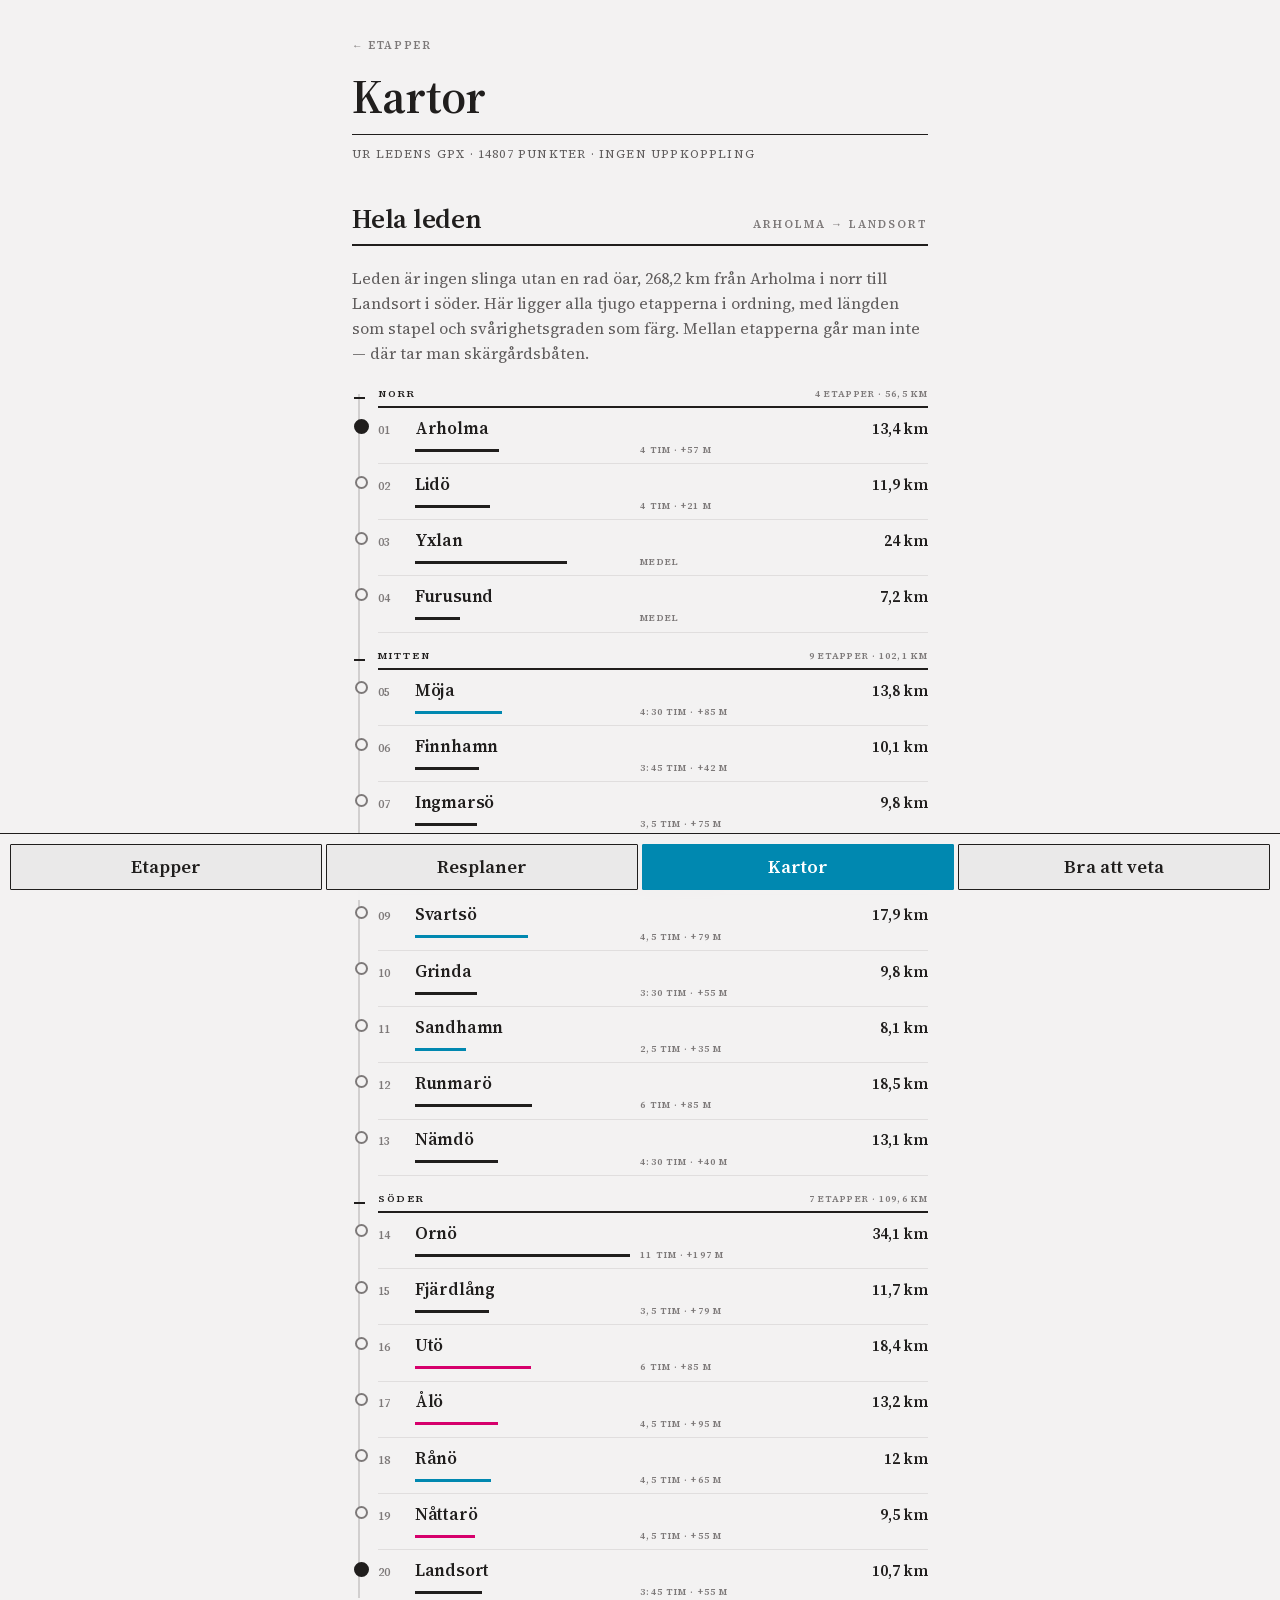
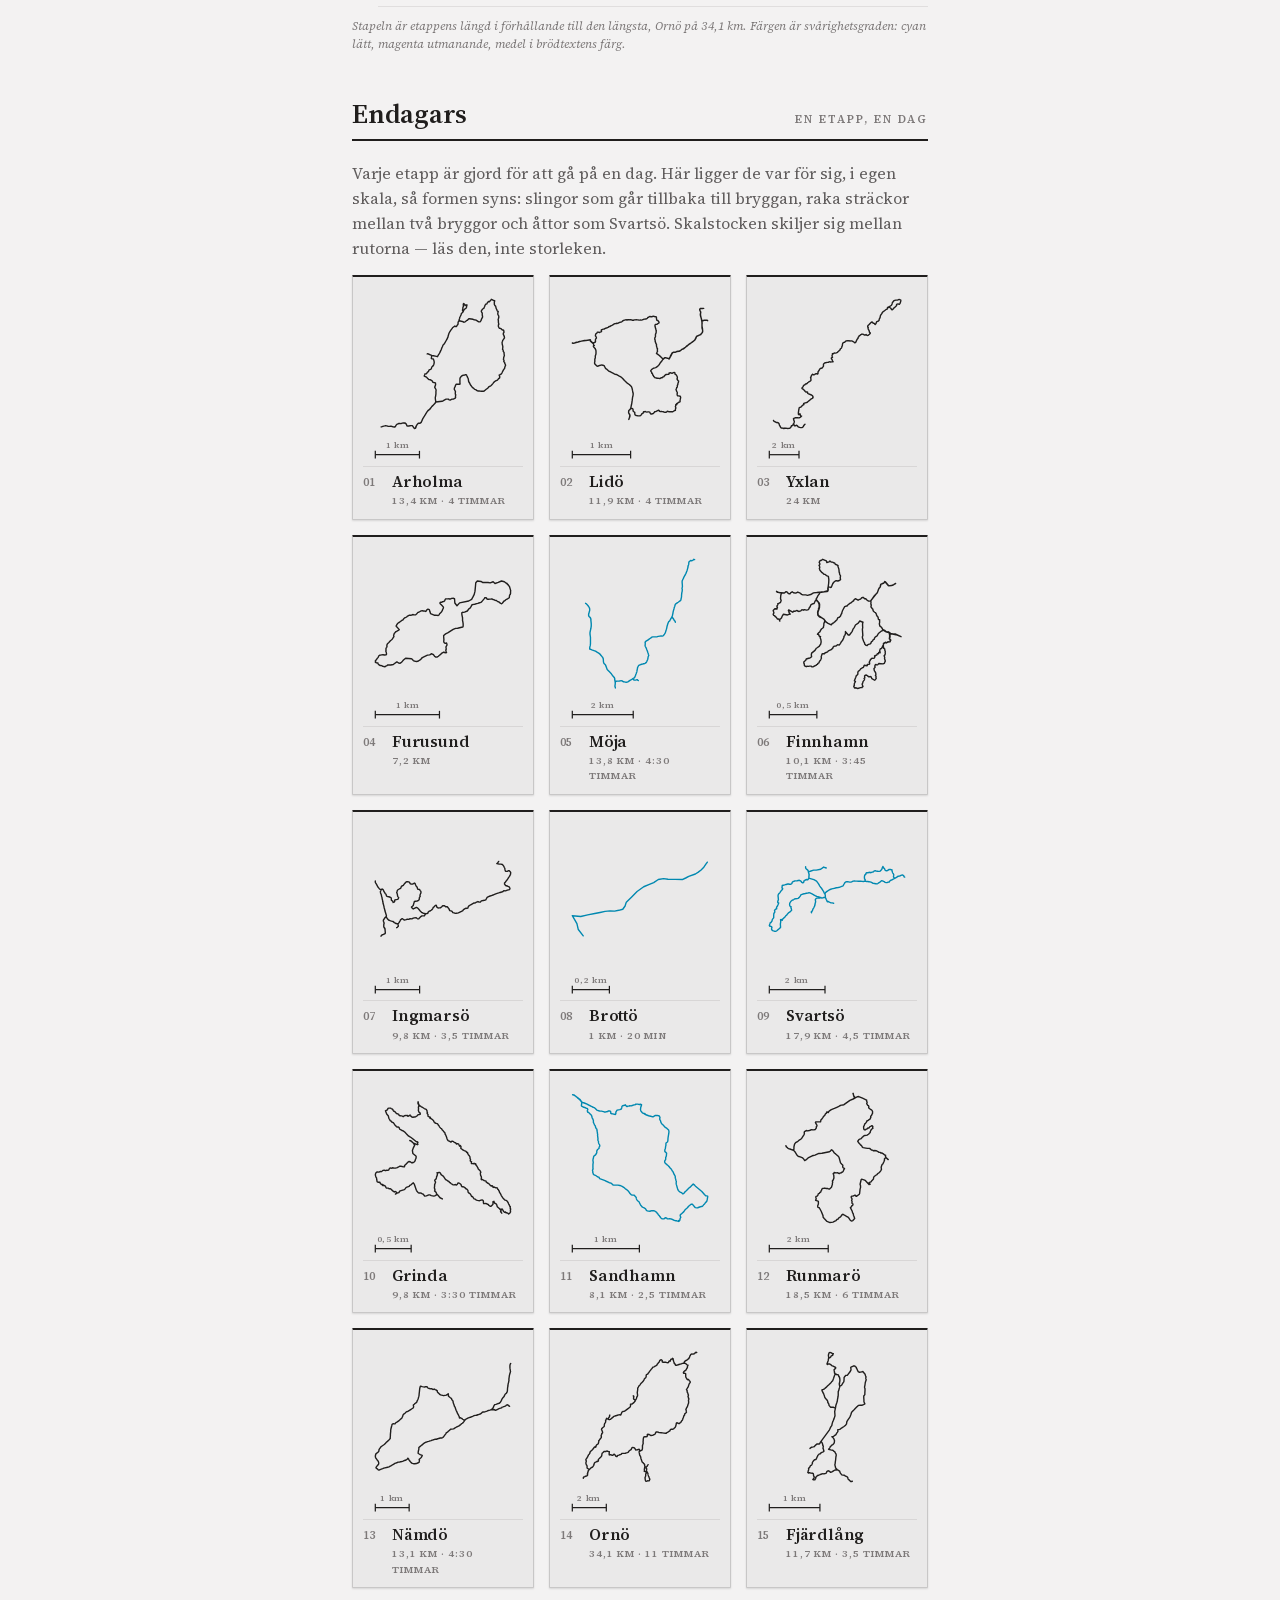
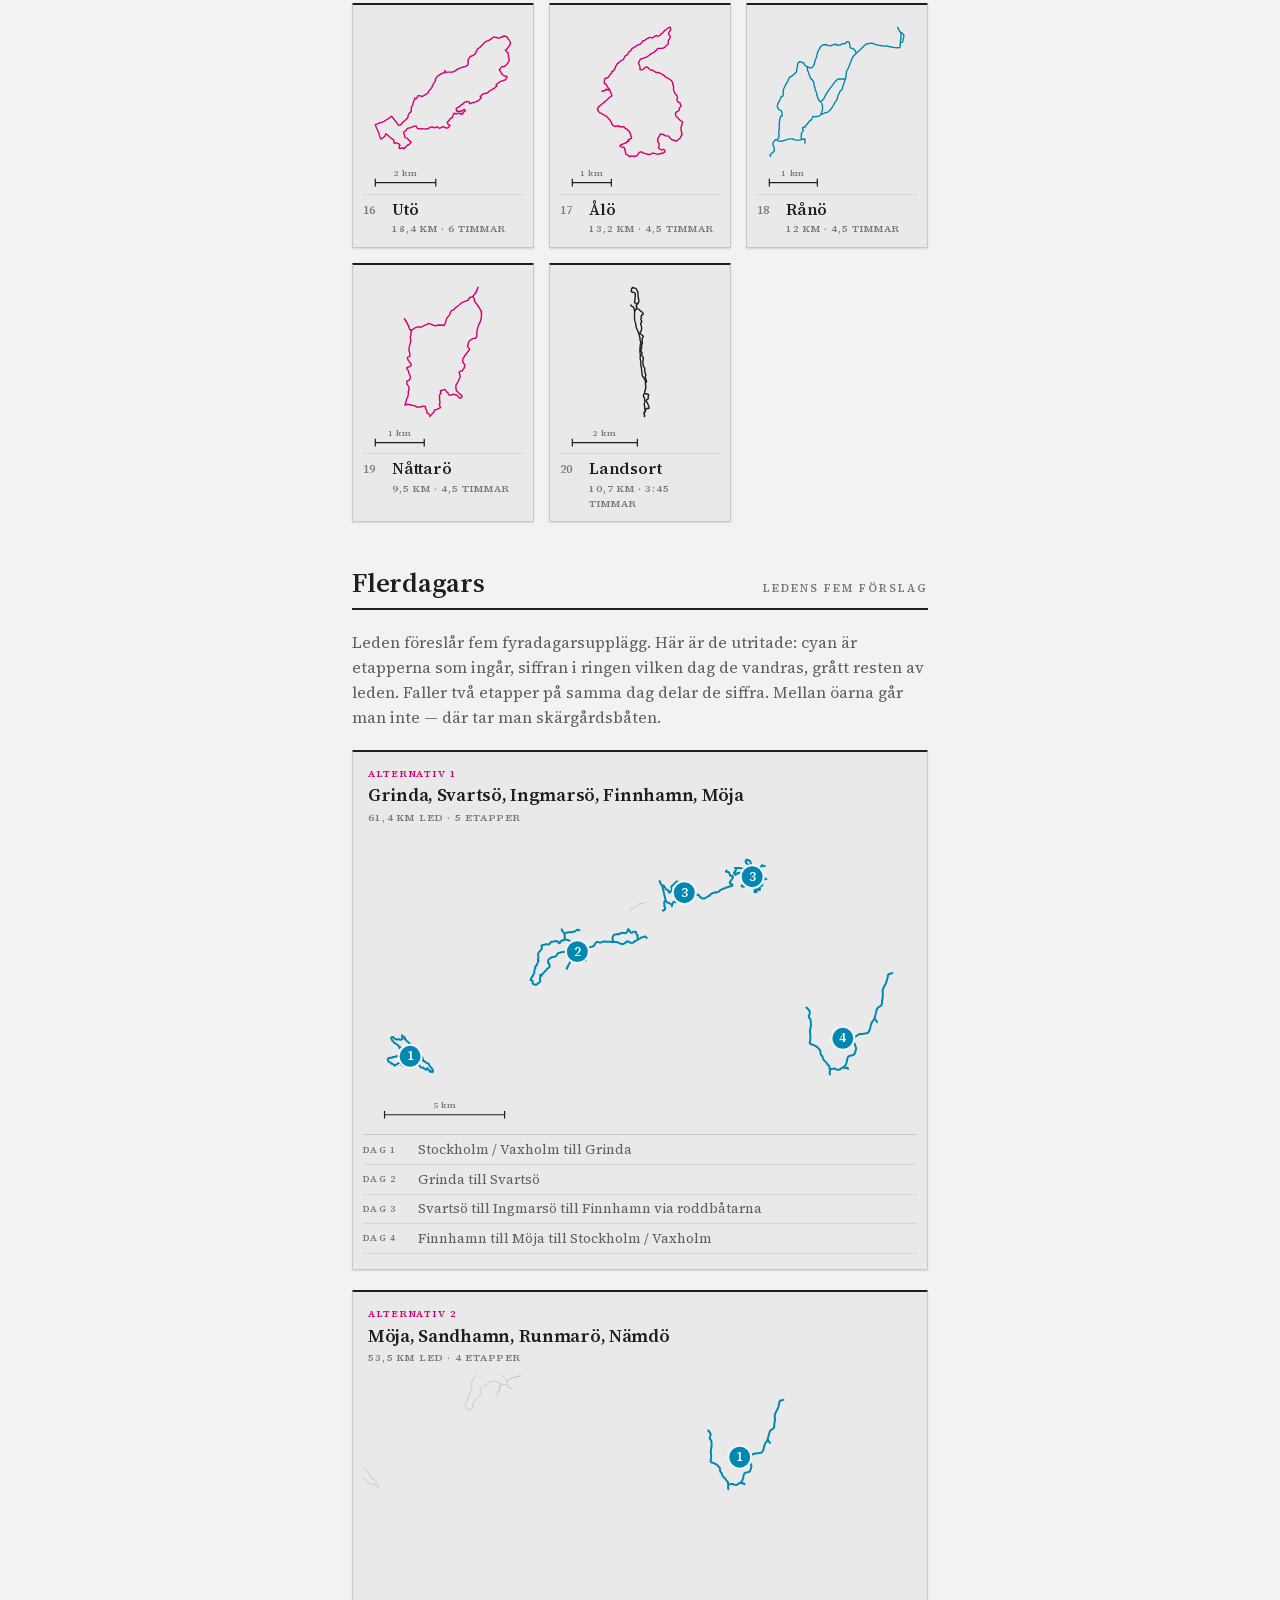
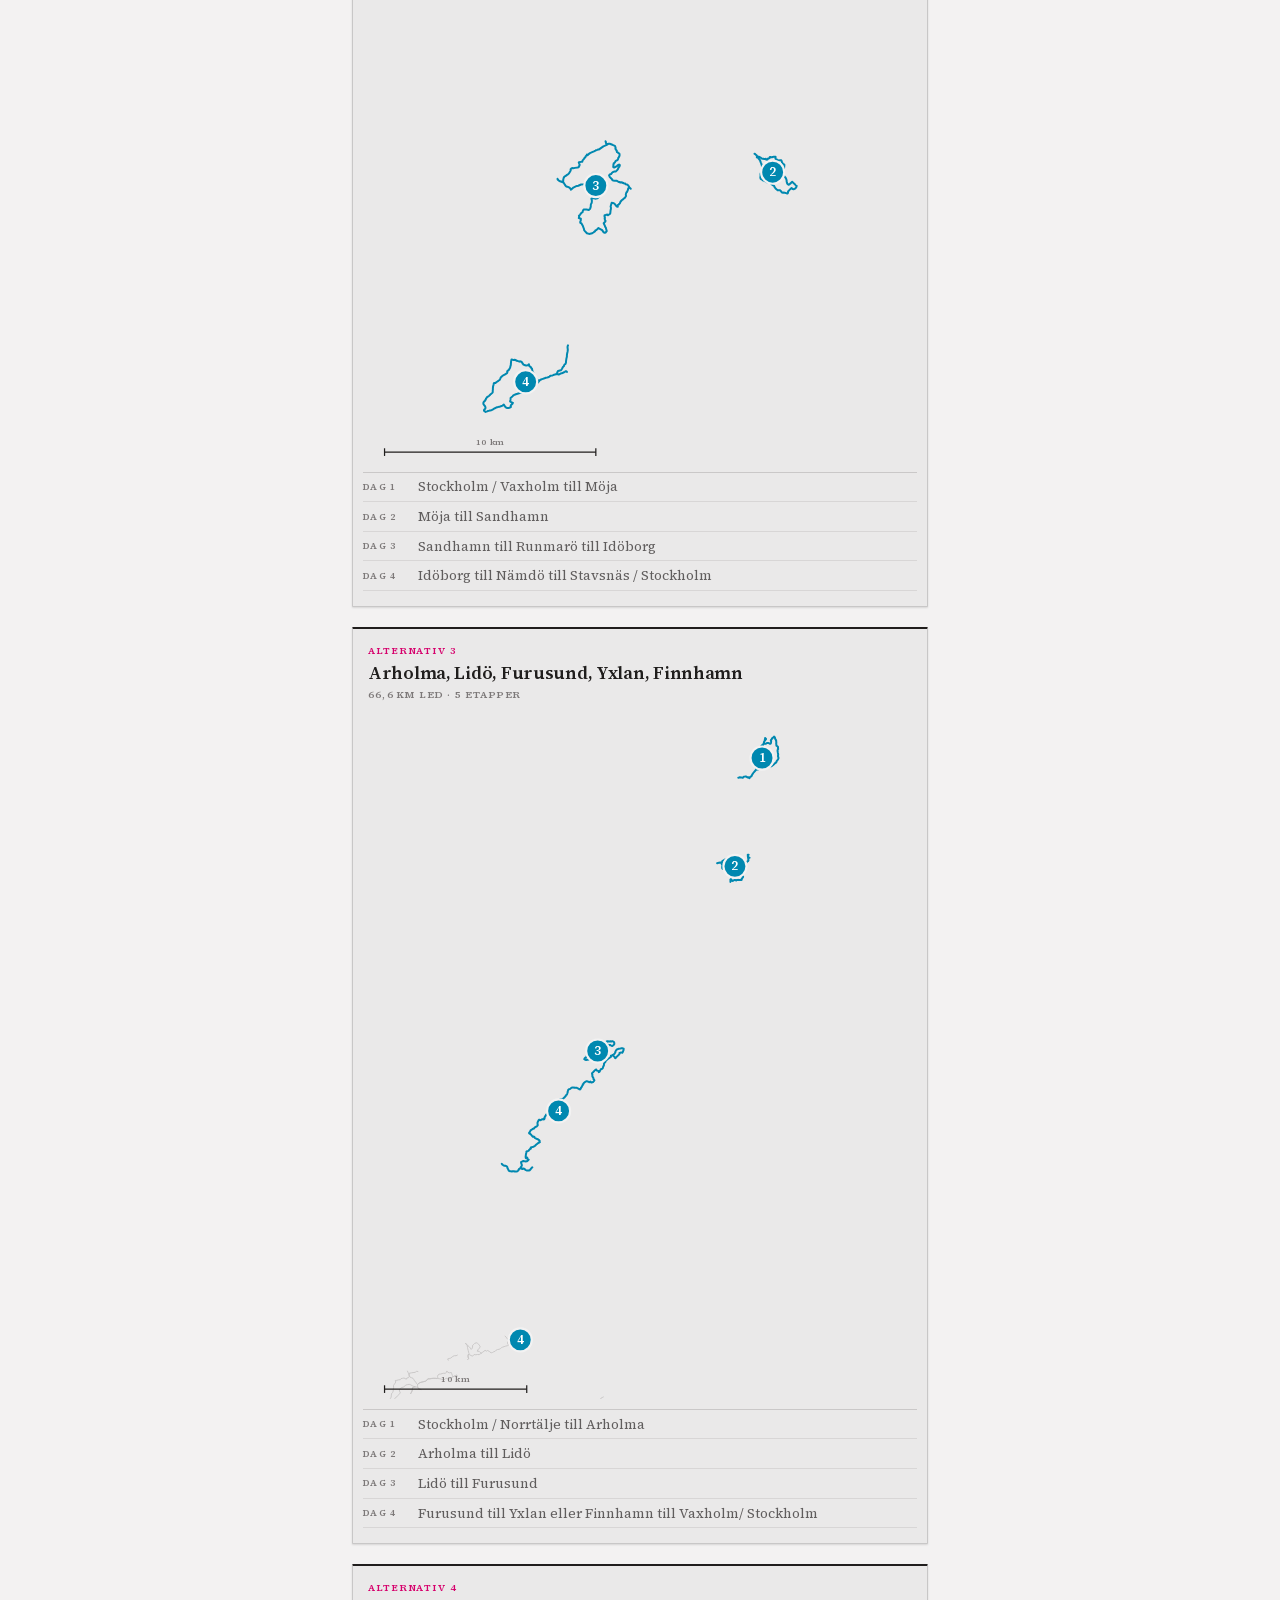
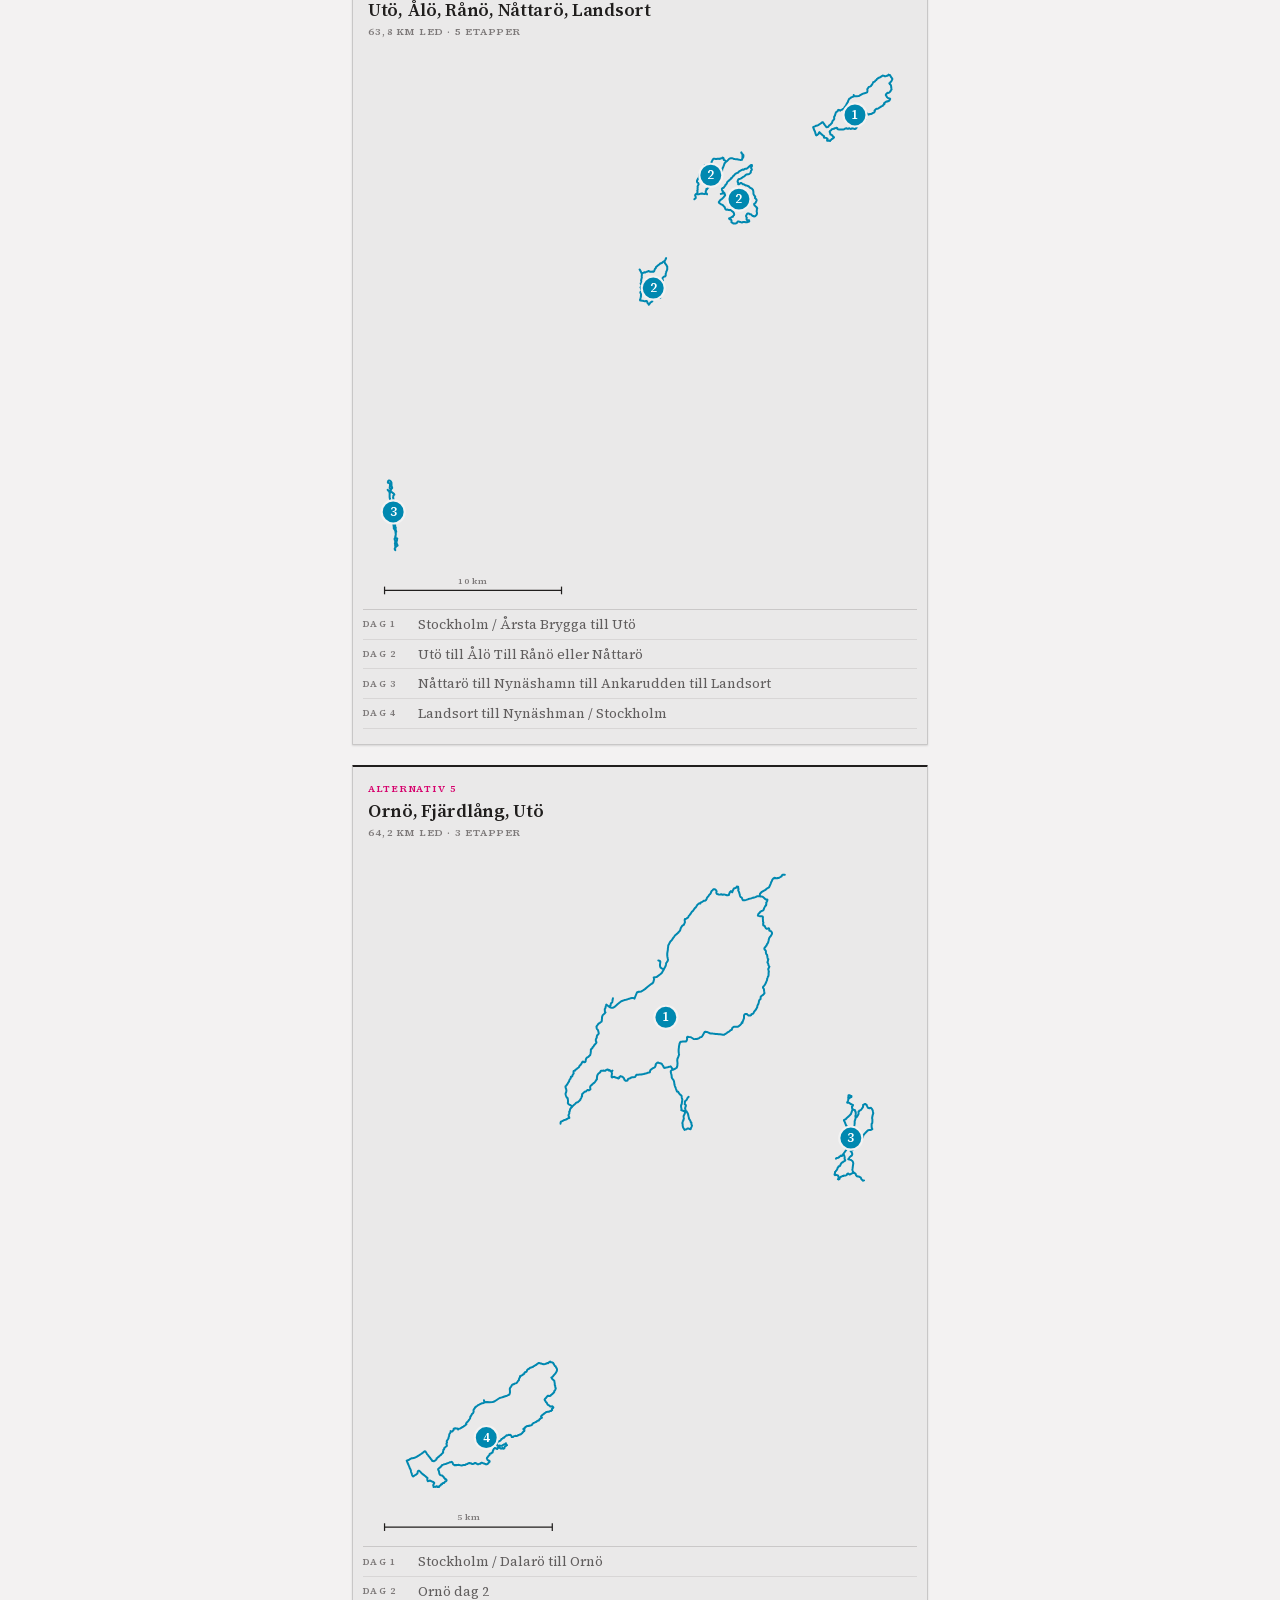
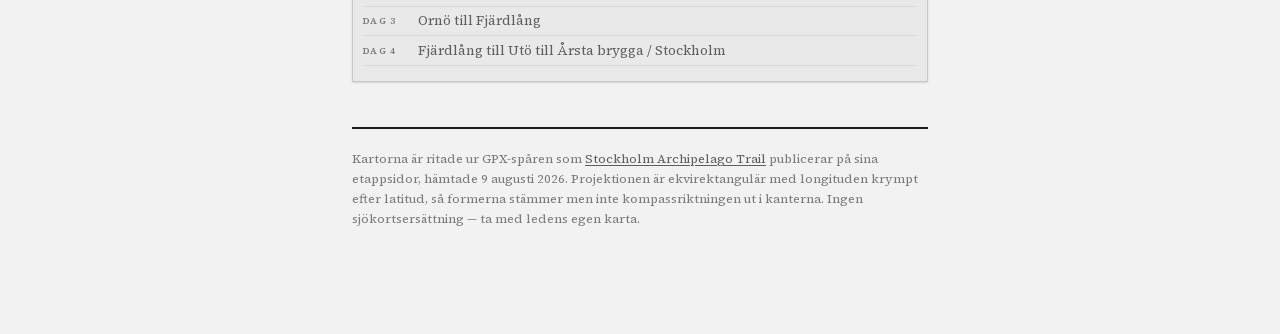
<file: kartor.html>
<!doctype html>
<html lang="sv">
<head>
<meta charset="utf-8">
<meta name="viewport" content="width=device-width, initial-scale=1, viewport-fit=cover">
<meta name="theme-color" content="#f3f2f2" media="(prefers-color-scheme: light)">
<meta name="theme-color" content="#1a1918" media="(prefers-color-scheme: dark)">
<title>Kartor · Stockholm Archipelago Trail</title>
<meta name="description" content="Hela Stockholm Archipelago Trail ritad ur ledens GPX-spår: översikt, alla tjugo endagarsetapper var för sig och fem flerdagarsrutter.">
<link rel="stylesheet" href="style.css">
</head>
<body>

<header class="pagehead wrap">
  <a class="back" href="index.html">Etapper</a>
  <h1>Kartor</h1>
  <p class="ph-meta">Ur ledens GPX · 14807 punkter · ingen uppkoppling</p>
</header>

<nav class="navbar" aria-label="Innehåll">
  <ul>
    <li><a href="index.html">Etapper</a></li>
    <li><a href="resplaner.html">Resplaner</a></li>
    <li><a href="kartor.html" aria-current="page">Kartor</a></li>
    <li><a href="index.html#veta">Bra att veta</a></li>
  </ul>
</nav>

<main>

<section class="wrap" id="hela">
  <div class="head">
    <h2>Hela leden</h2>
    <span class="eyebrow">Arholma → Landsort</span>
  </div>
  <p class="lede">Leden är ingen slinga utan en rad öar, 268,2 km från Arholma i norr till Landsort i söder. Här ligger alla tjugo etapperna i ordning, med längden som stapel och svårighetsgraden som färg. Mellan etapperna går man inte — där tar man skärgårdsbåten.</p>

  <ol class="ledband">
      <li class="part"><span class="pt-name">Norr</span><span class="pt-meta">4 etapper · 56,5 km</span></li>
      <li class="st st--m" data-end="norr">
        <span class="st-no">01</span>
        <span class="st-name">Arholma</span>
        <span class="st-km">13,4 km</span>
        <span class="st-bar"><i style="width:39.3%"></i><b>4 tim · +57 m</b></span>
      </li>
      <li class="st st--m">
        <span class="st-no">02</span>
        <span class="st-name">Lidö</span>
        <span class="st-km">11,9 km</span>
        <span class="st-bar"><i style="width:34.9%"></i><b>4 tim · +21 m</b></span>
      </li>
      <li class="st st--m">
        <span class="st-no">03</span>
        <span class="st-name">Yxlan</span>
        <span class="st-km">24 km</span>
        <span class="st-bar"><i style="width:70.4%"></i><b>Medel</b></span>
      </li>
      <li class="st st--m">
        <span class="st-no">04</span>
        <span class="st-name">Furusund</span>
        <span class="st-km">7,2 km</span>
        <span class="st-bar"><i style="width:21.1%"></i><b>Medel</b></span>
      </li>
      <li class="part"><span class="pt-name">Mitten</span><span class="pt-meta">9 etapper · 102,1 km</span></li>
      <li class="st st--l">
        <span class="st-no">05</span>
        <span class="st-name">Möja</span>
        <span class="st-km">13,8 km</span>
        <span class="st-bar"><i style="width:40.5%"></i><b>4:30 tim · +85 m</b></span>
      </li>
      <li class="st st--m">
        <span class="st-no">06</span>
        <span class="st-name">Finnhamn</span>
        <span class="st-km">10,1 km</span>
        <span class="st-bar"><i style="width:29.6%"></i><b>3:45 tim · +42 m</b></span>
      </li>
      <li class="st st--m">
        <span class="st-no">07</span>
        <span class="st-name">Ingmarsö</span>
        <span class="st-km">9,8 km</span>
        <span class="st-bar"><i style="width:28.7%"></i><b>3,5 tim · +75 m</b></span>
      </li>
      <li class="st st--l">
        <span class="st-no">08</span>
        <span class="st-name">Brottö</span>
        <span class="st-km">1 km</span>
        <span class="st-bar"><i style="width:2.9%"></i><b>20 min · +15 m</b></span>
      </li>
      <li class="st st--l">
        <span class="st-no">09</span>
        <span class="st-name">Svartsö</span>
        <span class="st-km">17,9 km</span>
        <span class="st-bar"><i style="width:52.5%"></i><b>4,5 tim · +79 m</b></span>
      </li>
      <li class="st st--m">
        <span class="st-no">10</span>
        <span class="st-name">Grinda</span>
        <span class="st-km">9,8 km</span>
        <span class="st-bar"><i style="width:28.7%"></i><b>3:30 tim · +55 m</b></span>
      </li>
      <li class="st st--l">
        <span class="st-no">11</span>
        <span class="st-name">Sandhamn</span>
        <span class="st-km">8,1 km</span>
        <span class="st-bar"><i style="width:23.8%"></i><b>2,5 tim · +35 m</b></span>
      </li>
      <li class="st st--m">
        <span class="st-no">12</span>
        <span class="st-name">Runmarö</span>
        <span class="st-km">18,5 km</span>
        <span class="st-bar"><i style="width:54.3%"></i><b>6 tim · +85 m</b></span>
      </li>
      <li class="st st--m">
        <span class="st-no">13</span>
        <span class="st-name">Nämdö</span>
        <span class="st-km">13,1 km</span>
        <span class="st-bar"><i style="width:38.4%"></i><b>4:30 tim · +40 m</b></span>
      </li>
      <li class="part"><span class="pt-name">Söder</span><span class="pt-meta">7 etapper · 109,6 km</span></li>
      <li class="st st--m">
        <span class="st-no">14</span>
        <span class="st-name">Ornö</span>
        <span class="st-km">34,1 km</span>
        <span class="st-bar"><i style="width:100.0%"></i><b>11 tim · +197 m</b></span>
      </li>
      <li class="st st--m">
        <span class="st-no">15</span>
        <span class="st-name">Fjärdlång</span>
        <span class="st-km">11,7 km</span>
        <span class="st-bar"><i style="width:34.3%"></i><b>3,5 tim · +79 m</b></span>
      </li>
      <li class="st st--s">
        <span class="st-no">16</span>
        <span class="st-name">Utö</span>
        <span class="st-km">18,4 km</span>
        <span class="st-bar"><i style="width:54.0%"></i><b>6 tim · +85 m</b></span>
      </li>
      <li class="st st--s">
        <span class="st-no">17</span>
        <span class="st-name">Ålö</span>
        <span class="st-km">13,2 km</span>
        <span class="st-bar"><i style="width:38.7%"></i><b>4,5 tim · +95 m</b></span>
      </li>
      <li class="st st--l">
        <span class="st-no">18</span>
        <span class="st-name">Rånö</span>
        <span class="st-km">12 km</span>
        <span class="st-bar"><i style="width:35.2%"></i><b>4,5 tim · +65 m</b></span>
      </li>
      <li class="st st--s">
        <span class="st-no">19</span>
        <span class="st-name">Nåttarö</span>
        <span class="st-km">9,5 km</span>
        <span class="st-bar"><i style="width:27.9%"></i><b>4,5 tim · +55 m</b></span>
      </li>
      <li class="st st--m" data-end="soder">
        <span class="st-no">20</span>
        <span class="st-name">Landsort</span>
        <span class="st-km">10,7 km</span>
        <span class="st-bar"><i style="width:31.4%"></i><b>3:45 tim · +55 m</b></span>
      </li>
  </ol>

  <p class="caption">Stapeln är etappens längd i förhållande till den längsta, Ornö på 34,1 km. Färgen är svårighetsgraden: cyan lätt, magenta utmanande, medel i brödtextens färg.</p>
</section>

<section class="wrap" id="endagars">
  <div class="head">
    <h2>Endagars</h2>
    <span class="eyebrow">En etapp, en dag</span>
  </div>
  <p class="lede">Varje etapp är gjord för att gå på en dag. Här ligger de var för sig, i egen skala, så formen syns: slingor som går tillbaka till bryggan, raka sträckor mellan två bryggor och åttor som Svartsö. Skalstocken skiljer sig mellan rutorna — läs den, inte storleken.</p>

  <div class="minis">
    <figure class="mini">
      <svg viewBox="0 0 104 113" role="img" aria-label="Spåret för etapp Arholma, 13,4 kilometer."><g class="mapscale"><line x1="8.0" y1="109.0" x2="36.7" y2="109.0"/><line x1="8.0" y1="106.5" x2="8.0" y2="111.5"/><line x1="36.7" y1="106.5" x2="36.7" y2="111.5"/><text x="22.4" y="104.5">1 km</text></g><path class="t t--m" d="M42.0 43.3L42.7 43.7L43.4 43.9L44.2 44.3L44.6 44.5L44.6 45.3L44.4 46.4L44.7 46.6L45.3 46.7L45.7 46.8L46.1 47.8L46.2 48.3L46.3 48.8L46.2 49.6L46.0 50.4L45.7 51.1L45.1 51.6L44.7 52.1L44.4 53.1L44.0 53.5L43.5 53.7L43.0 53.9L42.8 54.3L42.5 55.0L41.9 55.3L41.7 55.8L41.3 56.2L41.0 56.5L40.2 56.5L40.1 57.0L40.0 57.4L39.8 57.9L40.9 58.4L41.3 58.6L41.9 59.3L42.6 60.0L43.0 60.2L43.7 60.3L44.2 60.5L44.7 60.8L45.0 61.1L45.4 61.9L47.1 62.3L47.2 63.6L46.8 64.6L46.6 65.1L47.1 66.1L47.4 66.5L47.5 67.1L47.4 68.0L47.4 68.6L47.4 69.6L47.3 70.1L47.2 70.9L47.0 71.8L47.0 72.3L47.1 73.3L47.3 74.3L47.2 75.0L46.5 75.9L45.9 76.5L45.4 77.1L44.8 77.6L44.0 78.7L43.4 79.5L42.8 79.9L42.1 80.5L41.6 81.2L41.0 82.1L40.5 83.0L39.9 84.0L39.3 84.9L38.9 85.5L38.6 86.2L38.3 86.9L37.8 88.0L37.4 88.5L36.2 88.5L35.8 88.7L35.5 89.0L35.0 89.7L34.7 90.1L34.5 90.9L34.2 91.7L33.8 92.0L33.2 91.7L32.5 90.7L32.2 90.3L31.9 90.1L31.2 90.1L30.5 90.2L29.7 90.4L29.0 90.4L28.6 90.3L28.3 89.5L27.6 88.6L26.7 88.4L26.1 88.4L25.5 88.5L24.7 88.8L23.9 88.7L23.4 88.7L22.9 88.9L22.3 89.1L21.6 89.7L21.1 90.6L20.7 91.0L19.6 90.9L19.0 90.7L18.2 90.4L17.2 90.6L16.4 90.6L15.5 90.3L14.6 90.1L14.1 90.3L12.9 90.6L12.3 90.8L11.8 90.9L12.3 90.8L12.9 90.6L14.1 90.3L14.6 90.1L15.5 90.3L16.4 90.6L17.2 90.6L18.2 90.4L19.0 90.7L19.6 90.9L20.4 91.1L21.1 90.6L21.6 89.7L22.3 89.1L22.9 88.9L23.4 88.7L23.9 88.7L24.7 88.8L25.5 88.5L26.1 88.4L26.7 88.4L27.4 88.4L28.1 89.1L28.6 90.3L29.0 90.4L29.7 90.4L30.5 90.2L31.2 90.1L31.9 90.1L32.2 90.3L32.5 90.7L33.2 91.7L33.5 92.0L34.0 91.9L34.5 90.9L34.7 90.1L35.0 89.7L35.5 89.0L35.8 88.7L36.2 88.5L37.0 88.6L37.8 88.0L38.3 86.9L38.6 86.2L38.9 85.5L39.3 84.9L39.9 84.0L40.5 83.0L41.0 82.1L41.6 81.2L42.1 80.5L42.6 80.0L43.2 79.6L44.0 78.7L44.8 77.6L45.4 77.1L45.9 76.5L46.5 75.9L47.1 75.2L47.3 74.8L48.6 74.6L50.0 74.4L51.4 74.3L52.0 74.0L52.8 73.5L54.0 72.9L55.5 72.9L56.1 73.4L56.6 73.5L57.1 73.3L57.6 73.0L58.4 72.9L59.0 72.8L59.9 72.3L60.2 71.9L60.1 70.9L60.3 70.1L60.0 69.6L60.0 68.8L60.1 68.0L59.5 66.8L59.3 66.4L59.5 65.4L59.9 64.8L60.1 63.9L60.6 63.2L61.5 63.2L62.6 63.2L63.1 63.1L63.0 62.2L63.0 61.4L63.0 60.5L63.0 59.6L63.2 59.0L63.7 58.3L64.1 57.9L64.5 57.6L64.9 57.4L66.1 57.2L66.7 57.0L67.3 57.2L67.5 57.7L67.7 58.1L67.9 58.6L68.1 59.0L68.4 59.6L68.5 60.2L68.6 61.1L68.7 61.5L69.0 62.1L69.4 62.6L69.5 63.0L69.9 63.7L70.3 64.2L70.6 64.6L70.9 65.0L71.2 65.3L71.5 65.6L72.0 65.9L72.4 66.3L72.7 66.5L73.6 66.9L73.9 67.2L74.4 67.5L74.9 67.6L75.5 67.6L76.1 67.7L76.9 67.8L77.4 67.8L78.1 67.8L78.8 67.6L79.7 66.8L80.3 66.3L81.0 65.9L81.7 65.0L82.7 64.5L83.3 64.0L83.9 63.4L84.4 62.8L85.0 62.0L85.8 61.3L86.2 61.1L87.4 60.5L88.0 59.7L88.8 59.1L88.9 58.5L88.8 58.0L88.5 57.3L88.9 57.1L89.3 56.8L90.0 56.4L90.3 55.9L90.8 54.8L91.4 53.7L92.0 53.0L92.2 52.1L92.4 51.5L92.7 50.8L92.4 50.1L92.2 49.8L92.1 49.2L91.5 48.4L91.7 47.7L91.3 47.2L91.5 45.6L91.9 44.5L91.8 44.1L91.7 43.3L91.7 42.5L91.2 42.0L91.1 41.0L90.7 40.5L90.8 39.8L90.9 38.9L90.8 38.3L90.5 37.2L90.4 35.9L90.7 35.2L90.8 34.7L91.3 34.1L92.0 33.0L91.8 32.4L91.7 31.8L91.2 30.8L91.2 30.1L91.6 29.6L91.6 28.9L91.4 28.1L90.4 27.8L89.6 27.0L88.8 26.9L88.4 26.5L88.0 25.7L88.0 24.6L88.3 24.2L88.0 23.0L88.0 21.8L87.8 21.3L88.0 20.9L88.1 20.3L88.3 19.5L88.2 18.9L88.0 18.4L87.7 18.0L87.6 17.0L87.9 16.0L87.3 15.5L87.1 15.1L86.9 14.5L86.6 14.1L86.4 13.2L86.2 12.4L85.8 12.1L85.4 11.5L85.4 10.7L85.3 10.3L85.5 9.5L85.6 8.9L84.9 8.8L84.5 8.6L83.9 8.2L83.4 8.0L83.2 8.4L82.8 8.9L82.4 9.2L82.1 9.6L81.6 9.4L81.2 9.8L80.8 10.3L80.5 11.0L79.7 11.2L79.2 12.2L79.0 12.8L78.8 13.2L78.6 13.8L77.8 14.3L77.4 14.8L77.0 15.4L76.9 15.9L77.2 16.5L77.5 16.9L77.5 17.6L77.5 18.2L77.7 19.0L77.7 19.6L77.2 20.5L76.9 21.2L76.7 21.9L76.1 22.7L75.3 22.7L74.7 22.3L73.5 21.5L72.3 21.3L71.5 21.0L70.4 20.8L69.1 20.6L68.6 20.8L68.3 21.2L67.9 21.6L67.4 21.7L67.0 22.1L66.4 22.6L65.7 22.9L64.5 22.4L63.9 22.3L63.3 22.1L62.3 22.2L62.5 21.3L62.8 20.4L62.9 19.7L63.3 19.0L63.7 18.2L63.9 17.4L64.7 16.5L65.0 16.2L65.3 15.6L64.7 15.5L64.7 14.9L64.9 14.0L64.9 13.5L65.3 12.4L65.2 11.6L65.2 11.0L65.5 10.7L65.9 11.3L66.2 11.6L66.4 12.1L66.8 11.7L67.2 11.6L67.6 11.7L67.4 12.3L67.3 13.1L67.1 13.6L66.6 14.0L65.7 14.8L65.4 15.4L65.0 16.2L64.7 16.5L63.9 17.4L63.7 18.2L63.3 19.0L62.9 19.7L62.8 20.4L62.5 21.3L62.3 22.2L62.0 22.5L61.8 23.1L61.8 24.0L61.5 24.6L61.1 25.0L60.8 25.7L60.3 25.7L59.7 25.4L58.6 26.2L58.2 26.5L57.6 27.4L57.0 28.2L56.4 29.1L55.9 30.1L55.7 30.7L55.4 31.7L55.2 32.6L54.8 33.4L54.5 34.1L53.9 35.1L53.3 36.1L53.0 36.7L52.4 37.3L52.0 37.8L51.6 38.8L51.2 39.7L50.9 40.6L50.6 41.2L50.0 42.5L49.7 43.1L49.0 44.2L48.4 45.3L47.0 44.9L45.8 44.7L45.2 44.6L44.6 44.5L44.2 44.3L43.4 43.9L42.9 43.7L42.3 43.4L41.7 43.5"/></svg>
      <figcaption><span class="mi-no">01</span><span class="mi-name">Arholma</span><span class="mi-meta">13,4 km · 4 timmar</span></figcaption>
    </figure>
    <figure class="mini">
      <svg viewBox="0 0 104 113" role="img" aria-label="Spåret för etapp Lidö, 11,9 kilometer."><g class="mapscale"><line x1="8.0" y1="109.0" x2="45.9" y2="109.0"/><line x1="8.0" y1="106.5" x2="8.0" y2="111.5"/><line x1="45.9" y1="106.5" x2="45.9" y2="111.5"/><text x="26.9" y="104.5">1 km</text></g><path class="t t--m" d="M44.7 86.1L45.4 84.2L45.5 83.6L45.4 83.1L45.1 82.5L44.8 82.2L44.7 81.7L44.6 81.1L44.7 80.3L45.4 79.8L46.0 78.8L46.1 78.2L46.3 77.2L46.5 76.4L46.7 75.3L46.8 74.5L46.9 73.9L47.0 73.0L47.2 71.5L47.4 70.9L47.6 69.4L47.4 68.8L47.3 68.1L47.1 67.1L47.0 66.5L46.6 65.1L46.2 64.5L45.5 63.8L45.0 63.4L43.5 62.3L43.2 62.0L42.8 61.6L41.9 60.8L40.6 59.3L39.8 58.6L38.6 58.0L37.2 57.1L36.8 56.9L35.8 56.7L35.3 56.5L34.1 55.9L33.7 55.6L32.3 54.9L31.9 54.8L31.5 54.5L31.1 54.1L30.4 53.4L29.7 53.0L29.4 52.6L29.3 52.2L29.0 51.7L28.8 51.3L28.4 51.0L27.9 50.9L27.3 50.7L26.6 50.8L25.8 51.0L25.4 51.1L24.7 51.5L24.0 51.4L23.5 50.9L23.1 50.5L22.7 50.1L22.5 49.7L22.5 48.8L22.7 48.2L22.6 47.5L22.7 46.6L22.9 46.2L23.0 45.6L22.9 45.0L23.1 44.3L23.3 43.8L23.4 43.2L23.4 42.4L23.4 41.7L23.3 41.0L23.0 40.4L22.8 39.9L22.5 39.6L22.0 39.1L21.7 38.7L21.8 38.1L22.4 38.1L21.9 38.1L21.8 37.5L21.9 36.8L21.5 36.6L21.1 36.4L20.7 36.1L20.4 35.8L19.8 35.3L19.7 34.4L18.1 34.5L15.9 34.8L13.9 35.2L12.7 35.4L11.8 35.7L10.1 36.1L9.4 36.4L8.5 36.6L8.0 36.4L8.8 36.6L10.4 36.1L11.8 35.8L12.8 35.5L13.9 35.2L18.0 34.6L19.8 34.4L19.9 35.0L20.3 35.5L20.7 35.8L21.1 36.2L21.6 36.5L22.1 36.2L22.5 35.9L23.0 35.8L23.1 35.2L23.0 34.5L23.1 34.0L23.3 33.6L23.7 33.2L23.6 32.7L23.4 32.3L23.0 31.7L23.1 31.2L23.2 30.7L23.4 30.3L23.9 30.1L24.1 29.7L24.3 29.3L24.9 29.3L25.3 29.5L25.8 29.6L26.1 29.3L26.5 29.2L27.0 29.0L26.9 28.5L26.8 28.0L27.2 27.7L27.6 27.6L28.1 27.4L28.7 27.4L29.2 27.0L29.7 26.7L30.3 26.7L30.7 26.4L31.2 26.2L31.6 26.0L31.9 25.6L32.4 25.7L32.8 25.5L33.1 25.1L33.7 25.0L34.1 24.7L34.6 24.5L35.0 24.1L35.4 23.9L36.0 23.8L36.6 23.6L37.2 23.7L37.7 23.5L38.1 23.4L38.5 23.1L39.0 23.0L39.3 22.8L39.9 22.8L40.4 22.4L40.7 22.1L41.1 21.9L41.5 21.6L42.1 21.5L42.5 21.4L43.0 21.3L43.6 21.5L43.9 21.3L44.4 21.2L44.9 21.4L45.4 21.3L46.0 21.3L46.5 21.4L47.0 21.6L47.8 21.6L48.3 21.4L48.9 21.4L49.5 21.3L50.1 21.4L50.7 21.4L51.3 21.5L51.9 21.5L52.4 21.4L53.0 21.5L53.5 21.4L53.9 21.2L54.4 21.0L55.0 20.9L55.6 20.8L56.2 20.7L56.8 20.3L57.1 19.8L57.6 19.7L57.9 19.4L58.5 19.1L58.8 19.3L59.5 19.3L60.1 19.2L60.6 19.0L61.2 19.1L61.6 19.3L62.1 19.3L62.6 19.5L62.7 19.9L62.7 20.6L62.8 21.1L62.9 21.6L63.6 21.8L63.9 22.2L64.2 22.6L64.4 22.9L64.3 23.4L63.8 23.7L63.4 23.9L63.1 24.2L62.6 24.3L62.0 24.3L61.8 24.8L61.7 25.3L61.9 25.9L62.0 26.5L62.1 26.9L62.3 27.2L62.3 27.9L62.6 28.4L62.5 29.0L62.5 29.6L62.4 30.0L62.1 30.6L62.0 31.3L62.1 31.9L62.0 32.4L61.7 32.9L61.6 33.4L61.6 34.0L61.9 34.5L61.8 35.0L61.9 35.5L62.1 36.0L62.3 36.5L62.4 36.9L62.7 37.2L62.7 37.7L62.7 38.3L62.8 38.7L63.0 39.1L63.0 39.7L63.4 40.1L63.3 40.8L63.3 41.4L63.4 41.9L63.1 42.2L62.9 42.8L62.7 43.3L63.2 43.5L64.0 44.1L64.4 44.4L65.2 45.1L65.6 45.5L66.0 45.9L66.4 46.3L67.0 46.9L67.3 46.6L67.8 46.1L68.3 45.9L69.5 46.2L70.4 46.4L71.0 46.7L71.2 46.3L71.4 45.7L71.6 45.3L71.8 44.8L72.3 44.0L72.5 43.6L72.8 43.0L73.3 42.6L73.8 42.4L75.3 42.2L76.0 41.9L77.6 41.6L78.2 41.4L78.9 40.8L79.2 40.6L79.7 40.3L80.7 39.7L81.5 39.2L82.1 38.6L82.5 38.3L83.4 37.7L83.7 37.4L84.3 37.0L84.9 36.6L85.7 36.0L86.4 35.5L86.7 35.2L87.1 34.9L87.4 34.7L87.8 34.3L88.2 33.6L88.4 33.1L88.8 32.0L89.3 31.9L90.1 31.5L90.6 31.3L91.0 31.1L91.5 30.9L91.8 30.5L92.2 30.0L92.6 29.5L92.7 28.8L92.7 28.0L92.4 27.0L92.3 26.5L92.3 25.7L92.3 25.3L92.3 24.7L92.3 23.9L92.3 23.2L92.2 22.5L92.5 22.1L93.2 21.8L93.7 21.6L94.3 21.7L94.9 21.6L95.5 21.7L96.0 21.9L95.7 21.6L95.0 21.6L94.4 21.6L93.9 21.5L93.3 21.7L92.8 22.0L92.4 22.1L91.9 20.6L91.3 18.7L91.2 17.6L91.4 16.9L91.4 16.2L90.9 15.2L90.8 14.6L91.0 14.2L91.4 13.9L92.4 13.9L93.4 13.9L92.7 14.0L91.5 14.0L91.0 14.3L90.8 14.6L90.9 15.2L91.2 15.8L91.5 16.2L91.4 17.0L91.3 17.6L91.4 18.6L91.9 20.8L92.3 22.8L92.4 23.5L92.3 24.1L92.3 24.9L92.3 25.5L92.4 25.9L92.6 26.9L92.7 28.2L92.8 28.8L92.2 30.0L91.8 30.4L91.3 30.8L90.9 31.1L90.2 31.5L89.7 31.6L89.4 31.9L88.8 32.1L88.5 32.6L88.3 33.0L88.1 33.6L87.8 34.1L87.3 34.7L86.7 35.3L86.3 35.5L85.9 35.8L85.5 36.1L85.1 36.4L84.6 36.7L84.2 37.0L83.4 37.6L82.7 38.3L81.5 39.2L80.6 40.0L79.9 40.3L79.2 40.5L78.8 40.9L78.4 41.3L77.9 41.6L77.4 41.8L76.0 42.0L75.1 42.4L74.4 42.4L73.9 42.5L73.4 42.6L73.0 43.0L72.7 43.5L72.3 44.3L72.1 44.8L71.8 45.2L71.4 45.9L71.2 46.4L71.0 46.8L69.9 46.3L69.4 46.2L68.8 46.0L68.2 46.0L67.3 46.7L67.1 47.0L66.7 47.3L66.3 47.9L65.1 49.4L64.6 50.3L64.1 50.8L63.7 51.3L63.4 51.6L62.7 52.1L62.2 52.4L61.6 52.6L60.7 52.8L60.0 53.3L59.5 53.7L58.9 54.5L59.4 55.2L59.7 55.5L59.6 56.0L59.9 56.2L60.2 56.7L60.3 57.2L60.7 57.6L60.9 58.2L61.2 58.4L61.9 59.1L62.5 59.1L63.0 59.3L63.7 59.3L64.2 59.4L64.9 59.5L65.4 59.2L65.9 58.9L66.4 59.0L67.0 58.4L67.6 58.3L67.7 57.9L68.1 57.6L68.4 57.2L68.8 56.8L69.4 56.9L69.9 56.8L70.5 56.8L70.9 56.5L70.9 55.9L71.5 55.9L71.9 55.7L72.3 56.0L72.8 56.1L73.4 55.8L74.2 55.5L74.7 55.8L74.7 56.6L75.2 56.8L75.6 57.2L75.9 57.7L76.2 58.3L76.3 58.9L76.2 59.5L76.1 59.9L76.3 60.3L76.7 60.8L77.1 61.1L76.9 62.1L76.7 62.5L76.6 63.3L76.4 63.8L76.2 64.2L76.3 65.0L75.9 65.3L75.8 65.7L75.6 66.2L75.4 66.6L75.6 67.1L75.8 67.8L76.2 68.4L76.3 69.1L76.1 69.5L76.2 70.3L76.5 70.8L77.1 70.8L78.1 71.0L78.4 71.5L78.4 72.0L78.2 72.8L78.1 73.4L78.0 73.9L78.1 74.3L77.9 74.8L77.4 74.8L76.8 75.2L76.4 75.6L76.0 75.7L75.7 75.9L76.0 76.3L75.7 76.6L75.2 76.5L75.2 77.1L75.0 77.8L75.3 78.5L75.2 79.0L75.0 79.4L75.0 80.2L74.5 80.4L74.1 80.6L73.6 80.9L73.2 81.1L72.7 81.0L71.9 81.1L70.9 81.1L70.4 81.0L70.1 80.7L69.6 80.9L69.3 81.3L68.7 81.4L68.2 81.5L67.7 81.3L67.1 81.1L66.6 81.0L66.0 81.0L65.7 80.8L65.3 81.0L64.7 80.8L64.4 80.2L64.0 80.1L63.5 80.3L63.0 80.6L62.6 80.8L62.2 81.0L61.5 81.1L61.3 81.6L60.9 81.9L60.7 82.2L60.2 82.5L59.8 82.4L59.4 82.6L58.8 82.4L58.6 81.9L58.3 81.3L57.7 81.2L57.1 81.2L56.5 81.3L55.9 81.2L55.5 80.9L55.0 81.1L54.4 81.0L54.2 81.5L54.0 82.0L53.4 82.3L53.1 82.6L52.9 83.0L52.5 83.4L52.0 83.8L51.2 83.8L50.5 83.7L49.9 83.6L49.4 83.5L48.8 83.1L48.6 82.6L48.6 82.1L48.6 81.5L48.0 81.1L47.5 80.6L47.5 79.9L47.4 79.3L47.1 79.1L46.3 78.8L45.9 79.0L45.7 79.4L45.4 79.7L44.8 80.3L44.6 81.2L44.6 81.8L44.9 82.3L45.3 83.1L45.4 83.8L45.2 84.5L45.2 85.0L44.7 86.0"/></svg>
      <figcaption><span class="mi-no">02</span><span class="mi-name">Lidö</span><span class="mi-meta">11,9 km · 4 timmar</span></figcaption>
    </figure>
    <figure class="mini">
      <svg viewBox="0 0 104 113" role="img" aria-label="Spåret för etapp Yxlan, 24 kilometer."><g class="mapscale"><line x1="8.0" y1="109.0" x2="27.3" y2="109.0"/><line x1="8.0" y1="106.5" x2="8.0" y2="111.5"/><line x1="27.3" y1="106.5" x2="27.3" y2="111.5"/><text x="17.7" y="104.5">2 km</text></g><path class="t t--m" d="M85.8 12.8L86.3 12.7L87.4 11.9L87.8 11.0L87.9 10.4L88.6 9.4L89.0 8.9L90.2 8.5L91.3 8.5L92.4 8.1L93.5 8.5L93.4 9.4L93.0 10.6L92.5 11.3L91.7 11.0L90.7 11.3L90.8 11.9L90.3 12.5L89.8 13.0L89.3 13.4L88.6 14.1L88.3 14.6L88.0 14.8L87.4 14.6L87.2 14.1L86.9 13.7L86.3 13.3L85.9 13.0L85.4 13.2L84.8 13.3L85.0 13.8L84.6 14.3L84.1 14.5L83.7 14.8L83.3 15.1L82.9 15.4L82.5 15.7L82.2 15.9L81.8 16.2L81.5 16.5L81.3 17.0L81.0 17.5L80.7 17.9L80.4 18.3L80.2 18.7L80.1 19.3L80.0 19.9L79.8 20.3L79.5 20.7L79.4 21.2L79.3 21.8L78.9 22.1L78.5 22.3L78.1 22.4L77.7 22.7L77.5 23.2L77.4 23.7L77.1 24.0L76.8 24.4L76.5 24.1L76.3 23.7L75.9 23.6L75.5 23.4L75.1 23.2L74.9 22.7L74.3 22.9L73.8 23.4L73.5 23.7L73.2 24.1L72.9 24.4L72.4 24.8L72.1 25.1L72.0 25.5L71.9 26.0L72.3 26.2L72.2 26.9L72.3 27.4L72.6 27.9L72.8 28.3L73.0 28.7L73.0 29.2L73.3 29.5L73.7 29.9L73.1 30.7L72.9 30.9L72.5 31.2L72.1 31.4L71.7 31.5L71.2 31.3L70.9 30.9L70.5 31.2L70.0 31.3L69.6 31.0L69.2 30.9L68.7 30.6L68.1 30.6L67.8 30.8L67.3 31.1L67.0 31.4L66.4 31.8L66.1 32.4L65.7 32.8L65.7 33.3L65.1 34.0L64.9 34.4L64.7 34.8L64.5 35.2L64.3 35.7L64.1 36.1L63.5 36.2L63.2 35.9L62.7 35.6L62.3 35.4L61.9 35.2L61.5 35.0L61.0 35.0L60.5 35.1L59.6 34.9L59.1 35.0L58.7 34.9L58.0 35.0L57.7 35.2L57.4 35.5L57.0 35.9L56.5 36.0L55.9 36.3L55.7 36.7L55.6 37.1L55.5 37.5L55.5 38.1L55.3 38.4L55.2 38.9L55.0 39.4L54.8 39.8L54.5 40.0L54.1 40.3L54.1 40.8L53.8 41.0L53.4 41.3L53.2 41.6L52.8 41.9L52.5 42.2L52.3 42.5L51.6 42.8L50.9 43.0L50.3 42.9L49.9 43.2L49.0 43.4L49.2 43.8L48.8 44.3L48.8 44.8L48.9 45.2L49.1 45.7L48.7 45.9L48.3 46.2L48.4 46.7L48.8 47.2L49.0 47.7L49.2 48.1L49.5 48.6L49.0 48.7L48.5 48.7L47.9 48.8L47.4 48.6L46.9 48.7L46.4 48.9L45.6 49.0L45.1 49.1L44.5 49.2L44.0 49.4L43.4 49.9L43.2 50.2L43.2 50.9L43.2 51.5L42.9 52.0L42.5 52.3L42.3 52.7L41.8 52.8L41.2 53.0L40.8 53.3L40.6 53.7L40.4 54.1L40.2 54.5L39.8 54.9L39.6 55.3L39.7 55.8L39.6 56.3L39.4 56.6L38.9 56.3L38.3 56.4L37.8 56.6L37.4 56.9L37.1 57.1L36.6 57.0L36.2 56.7L35.8 56.9L35.6 57.3L35.4 57.6L35.2 58.0L35.1 58.5L34.8 58.8L35.0 59.3L35.0 59.8L35.1 60.2L35.0 60.8L34.7 61.1L34.3 61.4L33.8 61.6L33.4 61.9L33.1 62.1L32.8 62.4L32.5 62.7L32.3 63.0L31.8 62.9L31.4 63.2L31.1 63.6L30.7 63.7L30.2 64.1L30.0 64.7L29.7 65.1L29.4 65.4L29.2 65.8L29.5 66.2L29.9 66.4L30.3 66.6L30.5 66.9L31.0 67.4L31.4 67.9L31.8 68.3L32.4 68.2L32.9 68.4L32.9 69.0L33.2 69.3L35.4 70.2L36.0 70.6L36.4 71.1L36.2 71.6L36.5 72.0L35.9 72.4L35.3 72.7L34.9 73.0L34.6 73.3L34.1 73.7L33.6 74.1L33.0 74.6L32.7 74.9L32.2 75.1L31.5 75.3L30.8 75.5L30.3 75.8L30.5 76.4L30.1 76.6L29.7 76.8L29.2 77.3L28.9 77.7L28.6 78.0L27.9 78.2L27.4 78.5L27.3 79.2L27.1 80.1L27.0 81.0L26.9 81.7L26.9 82.4L27.0 82.9L27.5 82.8L27.9 82.4L28.1 82.7L28.1 83.5L28.4 84.0L29.0 83.9L28.6 84.3L28.1 84.7L27.6 85.0L27.0 85.1L26.3 85.0L25.6 84.9L24.9 85.0L24.3 85.3L23.7 85.6L23.9 86.3L24.0 86.9L24.3 87.4L24.2 87.9L24.0 88.4L23.9 88.8L23.5 89.2L23.3 89.6L22.9 90.1L22.4 90.2L22.2 90.7L21.8 91.3L21.3 91.8L20.6 91.9L20.1 92.0L19.5 91.9L18.8 91.8L18.0 91.7L17.5 92.0L17.0 91.8L16.4 91.7L15.8 91.7L15.4 91.3L15.1 90.8L14.9 90.2L14.5 89.6L14.4 89.1L14.2 88.6L13.6 88.2L13.1 88.1L12.5 88.1L11.9 87.7L11.5 87.5L11.1 87.3L10.7 86.7L11.1 87.3L11.5 87.5L11.9 87.7L12.5 88.1L13.1 88.1L13.6 88.2L14.2 88.6L14.4 89.1L14.5 89.6L14.9 90.2L15.1 90.8L15.4 91.3L15.8 91.7L16.4 91.7L17.0 91.8L17.5 92.0L18.0 91.7L18.8 91.8L19.5 91.9L20.1 92.0L20.6 91.9L21.3 91.8L21.6 91.6L22.1 91.0L22.4 90.4L22.9 90.1L23.3 89.6L23.5 89.2L23.8 88.8L23.9 89.3L24.1 89.8L24.3 90.2L24.8 90.3L25.1 90.1L25.5 89.9L26.0 90.0L26.4 90.4L26.6 90.8L27.1 91.0L27.7 91.2L28.4 91.4L29.1 91.4L29.6 91.2L30.2 90.6L30.3 90.2L30.7 89.7L31.2 89.2"/></svg>
      <figcaption><span class="mi-no">03</span><span class="mi-name">Yxlan</span><span class="mi-meta">24 km</span></figcaption>
    </figure>
    <figure class="mini">
      <svg viewBox="0 0 104 113" role="img" aria-label="Spåret för etapp Furusund, 7,2 kilometer."><g class="mapscale"><line x1="8.0" y1="109.0" x2="49.7" y2="109.0"/><line x1="8.0" y1="106.5" x2="8.0" y2="111.5"/><line x1="49.7" y1="106.5" x2="49.7" y2="111.5"/><text x="28.9" y="104.5">1 km</text></g><path class="t t--m" d="M52.7 62.1L53.0 62.4L53.6 62.6L54.3 62.4L54.6 63.3L54.5 64.0L54.1 64.6L53.9 65.0L54.0 65.6L54.1 66.4L53.8 67.0L54.0 67.9L54.3 68.5L53.9 68.8L52.9 68.6L52.6 68.3L51.9 68.7L51.0 69.2L50.5 69.8L49.7 70.4L49.0 71.0L48.3 71.5L47.3 71.6L46.7 71.2L45.9 70.1L45.5 69.8L44.4 69.4L43.4 70.1L41.9 70.3L39.2 71.6L38.6 71.9L38.0 72.4L37.6 73.0L36.0 74.1L35.5 74.3L34.9 74.4L34.0 74.3L33.5 74.2L32.7 73.8L31.9 72.9L31.5 72.6L27.7 72.3L26.3 73.5L25.7 74.2L25.2 74.8L24.7 75.2L24.0 75.6L23.3 75.5L22.4 74.9L22.0 74.7L20.3 75.9L19.7 76.4L18.0 76.7L17.2 76.6L16.0 76.7L15.8 77.0L15.3 77.3L14.8 77.4L14.3 77.9L13.6 77.7L12.9 77.6L12.1 77.1L11.6 77.0L11.0 77.0L10.7 76.8L10.0 76.2L9.8 75.9L9.7 75.4L8.7 75.3L8.0 74.9L8.2 74.5L8.0 74.1L8.5 73.4L8.8 73.1L9.2 72.5L9.7 71.9L10.0 71.4L10.2 70.9L10.8 70.4L11.4 70.3L12.1 70.1L13.0 70.0L14.0 70.2L15.0 70.1L15.3 69.6L15.2 68.8L15.0 68.1L14.8 67.6L15.0 67.1L14.9 66.4L15.0 65.8L15.4 65.2L15.6 64.5L15.5 63.9L15.8 63.0L16.1 62.7L16.8 62.1L17.4 61.5L17.8 60.9L18.2 60.6L18.8 60.1L19.1 59.7L20.1 58.2L19.9 57.8L20.0 57.2L20.3 56.2L20.6 55.9L20.9 55.5L21.4 55.0L21.8 54.9L23.2 54.1L23.6 53.7L21.9 51.9L21.5 51.4L22.0 50.5L22.3 50.0L22.9 49.3L23.5 49.1L24.5 48.2L25.0 48.0L25.4 47.6L26.0 47.4L26.5 46.6L26.8 46.3L27.2 46.0L27.8 45.8L28.3 45.5L28.7 45.1L29.6 44.6L30.2 44.3L30.9 44.4L31.7 44.2L32.6 43.9L33.1 44.1L34.3 44.0L34.8 43.6L35.7 42.5L36.3 42.4L36.8 42.1L37.8 41.5L38.5 41.4L39.1 41.6L39.7 41.6L40.2 41.7L40.7 41.9L41.0 41.7L41.5 40.8L42.2 40.4L43.1 40.7L43.3 41.3L43.4 41.8L43.7 42.6L43.9 43.3L46.6 44.4L47.1 44.3L48.9 44.5L49.4 44.2L49.8 43.4L50.5 42.7L51.1 42.1L51.4 41.5L51.6 41.2L51.8 40.5L52.2 39.8L52.3 39.1L50.9 37.5L50.3 37.0L50.0 36.5L50.2 36.0L50.7 35.8L51.3 35.9L51.8 35.5L52.4 35.5L53.1 34.9L53.4 34.1L53.8 33.7L55.2 33.7L56.0 33.6L56.3 33.9L56.8 33.8L57.3 33.5L57.9 33.4L58.6 33.3L59.0 33.5L59.5 33.6L59.7 36.4L61.1 38.2L62.8 36.3L68.7 35.1L70.6 34.0L71.4 32.6L72.3 30.8L72.8 28.7L73.1 25.5L73.3 23.2L74.3 22.1L76.7 22.4L77.9 23.1L81.3 23.1L82.7 23.3L84.6 22.6L85.8 23.7L87.9 23.0L90.0 22.1L91.9 22.6L94.5 24.7L93.4 23.6L95.2 25.7L95.8 27.7L96.0 28.4L95.9 29.1L95.9 29.7L95.9 30.3L95.7 30.8L95.3 31.2L95.2 32.0L95.1 32.9L94.8 33.2L94.3 33.4L94.0 33.7L92.9 34.2L92.5 34.7L91.9 35.1L91.3 35.4L91.1 35.9L90.5 36.6L90.1 36.9L89.6 36.7L89.2 36.5L88.5 35.8L88.0 35.6L87.3 35.3L86.7 34.8L85.7 34.6L84.9 34.2L84.4 34.1L83.8 33.7L83.3 33.8L82.4 33.9L81.7 34.0L81.1 34.0L80.5 33.7L80.2 33.1L79.8 32.9L79.2 33.0L78.7 33.7L77.1 35.7L76.6 36.0L75.3 36.4L74.6 36.6L73.4 36.9L72.9 37.2L72.0 37.3L70.9 37.5L70.3 38.6L69.7 39.6L69.3 39.9L68.8 40.2L68.4 40.8L67.8 41.6L66.0 42.3L65.3 42.5L64.8 42.4L64.2 42.8L64.3 44.1L64.4 44.6L64.7 46.0L64.7 46.6L64.7 47.8L64.9 48.6L65.0 49.3L65.1 49.9L65.1 50.8L65.1 51.5L64.8 52.1L64.1 52.2L61.5 52.8L60.2 52.9L58.6 53.6L55.3 55.7L54.7 56.0L53.7 56.5L52.8 57.2L52.4 57.7L52.5 59.2L52.6 60.2L52.5 61.1L52.5 61.8"/></svg>
      <figcaption><span class="mi-no">04</span><span class="mi-name">Furusund</span><span class="mi-meta">7,2 km</span></figcaption>
    </figure>
    <figure class="mini">
      <svg viewBox="0 0 104 113" role="img" aria-label="Spåret för etapp Möja, 13,8 kilometer."><g class="mapscale"><line x1="8.0" y1="109.0" x2="47.6" y2="109.0"/><line x1="8.0" y1="106.5" x2="8.0" y2="111.5"/><line x1="47.6" y1="106.5" x2="47.6" y2="111.5"/><text x="27.8" y="104.5">2 km</text></g><path class="t t--l" d="M87.5 8.2L87.0 8.0L86.6 8.4L86.1 8.8L85.7 8.9L84.9 8.8L84.1 9.4L83.8 9.9L83.7 10.4L83.7 11.0L83.6 11.5L83.3 12.1L83.2 13.0L82.9 14.2L82.7 14.9L82.5 15.6L82.2 16.3L81.9 17.1L81.5 17.8L81.2 18.5L80.8 19.1L80.5 19.7L80.2 20.4L79.9 21.0L79.6 21.6L79.4 22.1L79.4 23.3L79.5 24.2L79.5 24.8L79.6 25.5L79.4 26.5L79.3 27.0L79.5 27.7L79.4 28.8L79.2 29.7L79.1 30.5L79.0 31.4L79.0 32.1L78.9 32.9L78.7 33.6L78.6 34.4L78.3 34.9L77.5 35.4L76.8 35.9L76.2 36.3L75.5 36.8L75.2 37.1L74.9 37.4L74.6 38.5L74.3 39.3L74.1 40.1L73.9 40.8L73.7 41.5L73.5 42.3L73.4 43.1L73.2 43.9L73.1 44.5L72.9 45.0L72.7 45.5L73.0 45.7L73.3 46.2L73.9 47.0L74.2 47.6L74.5 48.0L74.8 48.3L75.0 48.9L74.8 48.3L74.5 48.0L74.2 47.6L73.9 47.0L73.5 46.5L73.2 45.9L72.8 45.5L72.3 46.2L71.9 46.9L71.5 47.6L71.3 48.0L70.8 48.4L70.5 48.9L70.1 49.8L69.9 50.6L69.6 51.5L69.4 52.5L69.2 53.4L68.9 54.3L68.7 55.0L68.5 55.6L68.2 56.1L67.9 56.6L67.5 57.2L67.0 57.8L66.5 57.9L65.7 57.8L65.0 57.9L63.9 58.1L63.2 58.3L62.3 58.4L61.7 58.4L61.1 58.4L60.3 58.4L59.7 58.6L59.1 59.1L58.5 59.5L57.9 59.9L57.3 60.4L56.5 60.9L55.7 61.4L55.3 61.9L55.4 62.4L55.4 63.2L55.3 63.9L55.4 64.5L55.7 65.1L56.0 65.6L56.2 66.1L56.5 66.9L56.8 67.6L57.0 68.4L57.3 69.1L57.5 69.9L57.7 70.5L57.3 71.3L57.2 72.0L57.0 73.1L56.6 73.9L56.4 74.4L56.1 75.0L55.5 75.5L55.1 75.7L54.3 75.9L53.6 76.1L53.1 76.2L52.5 76.4L52.0 76.6L51.5 76.8L51.0 77.2L50.7 77.8L50.4 78.4L50.3 79.2L50.1 80.1L50.0 80.7L49.9 81.2L49.7 81.8L49.5 82.4L49.2 83.0L49.0 83.7L48.6 84.6L48.4 85.0L47.8 85.3L47.4 85.5L47.6 86.0L48.0 86.4L48.9 86.5L49.6 86.4L50.1 86.2L50.5 86.5L50.9 86.8L50.5 86.5L50.2 86.2L49.6 86.4L49.1 86.5L48.4 86.5L47.8 86.3L47.4 85.5L47.0 85.8L46.5 86.1L46.1 86.4L45.5 86.7L44.8 87.2L44.1 87.7L43.7 87.8L43.0 87.9L42.4 87.8L41.8 87.7L41.2 87.6L40.8 87.4L40.4 87.0L39.7 86.9L39.1 87.0L38.6 87.1L37.9 87.2L37.2 87.2L36.5 87.3L36.0 87.6L35.9 88.9L35.8 89.7L35.7 90.3L35.9 91.1L36.0 91.6L35.9 91.1L35.7 90.7L35.8 89.7L35.9 89.1L35.9 88.1L35.8 87.4L35.6 86.5L35.6 85.7L35.4 85.1L34.7 84.2L34.1 83.5L33.7 82.9L33.2 82.2L32.6 81.6L32.0 81.0L31.3 80.3L30.7 79.7L30.5 79.1L30.2 78.3L29.9 77.6L29.7 76.8L29.0 76.1L28.6 75.7L28.3 74.9L28.2 74.2L28.2 73.6L28.1 72.6L27.7 71.6L27.2 71.1L26.7 70.5L26.3 70.0L26.0 69.7L25.4 69.2L24.6 68.7L23.8 68.2L23.1 67.7L22.5 67.5L21.6 67.2L20.7 66.9L20.0 66.6L19.3 66.3L19.3 65.7L19.4 65.0L19.6 64.3L19.7 63.7L19.8 62.8L19.8 62.0L19.8 61.2L19.8 60.3L19.8 59.5L19.8 58.7L19.7 58.0L19.6 57.4L19.5 56.7L19.5 55.6L19.7 54.6L19.9 53.7L20.1 52.8L20.2 52.1L20.3 51.4L20.3 50.8L20.3 49.8L20.2 48.8L20.1 47.9L20.1 46.9L19.8 46.2L19.5 45.7L18.9 45.1L18.6 44.5L18.6 43.9L18.9 42.7L19.1 41.9L19.3 41.2L19.3 40.4L19.2 39.8L18.8 39.0L18.5 38.5L18.1 38.0L17.7 37.6L17.1 36.9L16.6 36.6L17.1 36.9L17.7 37.6L18.1 38.0L18.5 38.5L18.8 39.0L19.1 39.5L19.3 40.4L19.3 41.2L19.1 41.9L18.9 42.7L18.6 43.5L18.6 44.2L18.7 44.9L19.2 45.5L19.7 45.9L20.0 46.5L20.1 47.9L20.2 48.8L20.3 49.8L20.3 50.8L20.3 51.4L20.2 52.1L20.1 52.8L19.9 53.7L19.7 54.6L19.5 55.6L19.5 56.2L19.6 57.4L19.7 58.0L19.8 58.7L19.8 59.5L19.8 60.3L19.8 61.2L19.8 62.0L19.8 62.8L19.7 63.7L19.6 64.3L19.4 65.0L19.3 65.7L19.3 66.3L20.0 66.6L20.7 66.9L21.6 67.2L22.5 67.5L23.1 67.7L23.8 68.2L24.6 68.7L25.4 69.2L25.9 69.5L26.3 70.0L26.7 70.5L27.2 71.1L27.7 71.6L28.0 72.3L28.2 73.4L28.2 74.2L28.3 74.9L28.6 75.7L29.0 76.1L29.5 76.5L29.9 77.6L30.2 78.3L30.5 79.1L30.7 79.7L31.3 80.3L32.0 81.0L32.6 81.6L33.2 82.2L33.7 82.9L34.1 83.5L34.7 84.2L35.3 84.8L35.5 85.3L35.6 86.5L35.8 87.4L36.5 87.3L37.2 87.2L37.9 87.2L38.6 87.1L39.1 87.0L39.7 86.9L40.4 87.0L40.8 87.4L41.2 87.6L41.8 87.7L42.4 87.8L43.0 87.9L43.7 87.8L44.1 87.7L44.8 87.2L45.5 86.7L46.1 86.4L46.5 86.1L47.0 85.8"/></svg>
      <figcaption><span class="mi-no">05</span><span class="mi-name">Möja</span><span class="mi-meta">13,8 km · 4:30 timmar</span></figcaption>
    </figure>
    <figure class="mini">
      <svg viewBox="0 0 104 113" role="img" aria-label="Spåret för etapp Finnhamn, 10,1 kilometer."><g class="mapscale"><line x1="8.0" y1="109.0" x2="38.9" y2="109.0"/><line x1="8.0" y1="106.5" x2="8.0" y2="111.5"/><line x1="38.9" y1="106.5" x2="38.9" y2="111.5"/><text x="23.4" y="104.5">0,5 km</text></g><path class="t t--m" d="M90.0 23.8L88.8 24.5L87.7 25.0L85.6 25.2L83.4 22.5L83.0 22.6L82.5 23.4L80.6 24.1L80.1 26.0L79.3 26.8L78.5 28.9L78.2 29.7L76.3 31.7L74.3 34.5L74.0 35.2L74.1 36.0L74.0 36.9L74.1 37.4L74.3 37.9L74.1 38.4L74.1 39.1L74.5 39.3L74.6 39.7L75.0 40.2L75.3 40.4L75.4 40.9L75.5 41.5L75.9 41.9L76.5 42.4L77.0 42.7L77.3 43.2L77.6 43.7L77.7 44.3L78.0 44.7L78.2 45.2L78.7 45.6L78.8 46.5L79.0 47.1L79.7 47.2L79.7 49.1L79.5 50.0L79.9 51.5L80.5 51.8L81.2 52.6L82.0 54.2L82.7 54.1L83.3 54.4L84.2 55.2L84.8 55.4L85.9 55.4L87.2 56.4L90.3 57.0L93.6 58.3L89.8 56.5L86.4 56.6L86.5 58.5L86.1 59.4L87.0 60.5L86.5 61.6L85.1 61.8L84.0 62.4L83.4 62.1L82.2 63.0L82.1 64.8L82.4 65.2L82.2 65.8L83.0 66.2L83.1 67.2L83.4 67.9L83.3 68.5L83.4 69.0L83.3 69.7L83.1 70.3L82.6 70.7L83.0 71.7L82.9 72.7L83.3 73.7L83.4 74.3L83.1 74.6L83.0 75.1L82.7 75.6L81.9 76.0L79.2 75.7L78.4 76.6L77.7 76.6L77.2 76.3L76.7 76.9L76.6 77.6L76.8 78.1L76.0 79.1L76.3 80.5L76.7 81.0L77.2 82.0L77.2 82.9L77.2 82.3L77.3 83.3L77.0 83.6L77.4 84.1L77.3 84.7L77.5 85.4L76.8 86.4L76.4 86.6L75.9 86.3L74.7 85.6L74.5 85.2L74.2 84.4L73.7 84.2L72.7 84.4L72.0 83.9L72.3 84.2L71.4 83.4L70.9 83.2L70.3 83.4L69.9 83.8L70.1 85.2L69.6 85.4L69.9 86.0L69.7 86.5L68.9 87.5L68.7 88.5L68.3 89.1L68.9 90.8L68.4 91.0L68.3 91.4L67.3 91.4L65.5 92.0L64.2 91.5L63.4 91.7L62.9 90.6L63.3 89.8L63.2 89.0L63.7 87.9L64.0 87.5L63.6 87.2L63.3 86.9L64.2 84.7L64.4 84.1L64.6 83.6L65.3 83.0L65.6 82.6L65.5 81.8L65.8 80.8L66.8 80.1L67.4 79.2L68.5 78.5L69.2 78.2L69.7 76.9L71.5 77.2L71.8 76.8L71.7 76.3L72.8 76.3L73.2 76.0L73.2 75.2L72.9 74.9L73.9 73.0L73.6 73.4L74.7 72.3L75.5 72.4L76.2 72.2L76.7 71.3L76.4 70.9L76.8 70.5L77.8 70.3L78.2 69.4L78.9 69.4L79.1 68.6L79.7 68.6L80.0 68.8L80.0 68.2L79.7 67.7L80.1 66.2L80.8 66.0L81.5 65.0L81.6 64.4L82.2 63.6L82.2 62.6L83.7 61.9L84.3 62.3L85.1 61.6L85.8 61.7L86.6 61.5L86.5 60.9L86.8 60.2L86.0 59.7L86.2 58.4L86.2 57.1L85.8 55.7L85.4 55.1L84.3 55.3L83.6 55.0L82.2 54.0L81.6 54.4L80.9 54.6L78.9 56.2L78.3 57.4L77.9 57.9L77.5 58.1L76.7 58.7L76.4 59.2L76.1 60.1L75.4 60.4L75.1 61.1L74.3 61.7L74.0 62.6L73.6 63.0L72.5 63.3L71.9 63.6L71.6 64.0L70.8 63.9L70.0 63.1L69.9 62.3L69.3 61.3L68.5 59.0L68.5 58.4L68.8 57.6L68.5 53.5L68.7 52.4L68.6 50.6L68.7 49.3L68.9 48.9L66.8 48.1L65.8 49.5L64.0 50.7L63.3 52.2L62.4 53.4L61.9 54.8L60.1 57.2L59.3 57.2L57.5 55.0L57.5 56.4L57.1 57.4L56.5 58.2L56.5 58.8L55.6 60.7L54.9 61.4L54.7 61.8L54.3 62.6L53.4 63.8L52.4 63.5L51.2 64.4L50.6 64.4L50.1 64.5L49.4 65.2L49.3 65.8L48.8 66.0L48.6 66.5L46.4 67.5L45.9 68.1L44.1 68.9L43.8 69.4L42.8 69.3L42.3 69.5L41.7 71.4L41.9 72.2L41.4 73.3L41.1 73.8L40.5 74.5L40.3 75.3L39.6 75.6L39.3 76.3L38.7 76.5L38.3 77.0L37.0 77.5L36.4 77.9L35.7 77.9L35.1 77.4L34.1 77.4L33.4 77.6L32.4 77.5L32.0 77.8L31.0 77.3L30.7 76.7L30.8 76.0L30.5 75.7L30.4 74.7L31.1 74.1L31.8 73.4L32.0 72.8L33.6 72.3L34.4 72.2L35.5 71.3L35.3 70.1L35.5 69.0L37.7 67.2L38.6 65.8L39.1 65.5L40.6 64.4L40.7 64.0L41.4 63.2L41.7 61.6L41.5 60.1L41.0 58.8L41.3 58.3L40.5 58.0L40.0 56.8L39.3 56.7L40.1 55.7L41.0 55.0L41.2 54.3L41.9 53.3L43.2 52.3L43.2 51.7L43.4 51.2L43.5 49.4L43.9 49.0L44.0 47.7L43.4 46.9L42.5 46.3L40.5 45.4L39.5 44.2L39.4 42.3L39.7 41.2L40.0 40.9L40.0 39.9L40.4 39.3L40.4 37.3L39.9 36.0L38.6 34.6L38.4 33.9L39.2 32.6L39.5 31.8L40.4 30.6L41.0 29.5L41.8 29.2L43.7 29.1L45.6 28.6L46.1 28.3L46.0 27.1L46.2 26.1L47.4 26.1L48.0 26.3L48.3 26.1L49.2 23.9L49.9 22.9L50.9 22.1L51.6 21.9L52.6 22.1L53.5 21.8L54.3 21.2L54.1 19.9L54.3 18.8L53.7 17.7L53.6 16.6L53.3 16.3L53.4 15.8L53.2 14.3L52.6 12.6L52.7 12.1L51.9 11.6L51.3 11.4L50.8 11.1L50.5 10.4L49.8 10.3L49.5 10.0L49.0 9.8L48.2 9.8L47.4 9.1L46.8 9.7L45.4 10.1L45.1 9.0L42.7 8.0L41.7 8.8L41.0 8.8L40.4 10.0L40.8 10.6L40.8 11.5L40.3 11.9L40.7 12.7L40.8 13.5L40.5 13.9L40.9 15.1L42.3 16.7L42.8 17.0L43.2 17.5L43.7 17.8L44.3 17.8L44.7 18.3L45.2 18.5L45.5 18.8L46.4 19.1L46.7 21.2L46.6 23.4L46.2 26.4L46.3 27.9L46.1 28.6L45.5 29.0L43.8 29.2L41.9 29.4L41.2 29.3L40.4 29.4L38.8 29.6L36.7 29.8L34.9 30.9L32.8 31.4L31.7 31.1L29.8 31.1L29.0 30.8L28.1 30.0L26.5 29.3L25.9 29.6L25.1 30.0L23.7 29.7L22.9 29.1L22.0 29.6L21.4 30.5L20.4 30.2L19.5 29.2L18.9 29.0L17.8 29.9L13.2 29.5L12.7 28.8L14.2 29.6L16.0 30.0L15.6 30.8L15.4 32.0L15.3 33.6L15.7 34.8L15.3 36.0L14.5 36.5L13.5 36.8L13.7 37.3L12.9 38.4L13.2 39.0L13.3 39.6L12.6 39.9L13.0 40.3L11.6 40.1L10.5 41.2L11.0 42.9L10.5 43.7L10.8 44.4L11.5 44.6L11.7 45.1L12.4 45.6L12.9 46.2L13.3 46.8L14.0 46.8L14.5 47.3L14.8 48.2L14.7 47.1L15.1 46.9L16.0 46.0L16.3 45.1L17.2 43.7L19.8 44.2L20.3 43.9L21.6 43.6L20.8 42.5L20.8 42.0L20.4 41.3L20.6 40.9L23.2 42.4L23.6 42.1L23.9 41.6L24.6 41.8L26.0 41.2L26.4 41.6L27.4 41.9L28.5 41.5L29.2 40.8L29.7 40.9L30.1 41.1L30.8 40.7L32.2 41.0L33.0 40.9L33.8 40.1L34.0 39.4L34.4 39.1L35.1 37.5L36.2 36.9L37.1 36.7L37.8 35.1L38.6 34.3L40.5 36.6L40.7 37.3L40.6 39.5L39.6 42.5L39.7 43.9L40.0 44.5L43.4 46.8L45.0 48.8L46.2 49.6L48.3 50.6L48.7 49.9L49.2 49.8L49.4 49.4L50.0 49.1L50.7 48.5L51.8 47.5L52.1 47.0L52.6 45.9L53.5 45.7L54.3 44.8L54.7 43.7L55.1 43.2L55.2 42.5L55.7 41.1L57.0 38.8L58.7 38.2L59.0 37.7L60.6 36.5L61.3 36.2L62.2 35.2L62.7 35.2L63.1 34.3L63.9 33.6L65.7 34.6L66.4 34.1L67.3 33.9L68.1 33.0L68.9 32.7L70.1 33.7L70.7 33.6L71.2 34.3L72.5 35.2L73.8 35.1L78.3 29.5L79.0 27.4L79.8 26.4L80.1 25.6L80.4 24.3L81.3 23.9L82.5 23.4L83.0 22.4L84.2 23.7L85.3 25.1L86.5 25.2L88.1 24.9L90.1 23.7"/></svg>
      <figcaption><span class="mi-no">06</span><span class="mi-name">Finnhamn</span><span class="mi-meta">10,1 km · 3:45 timmar</span></figcaption>
    </figure>
    <figure class="mini">
      <svg viewBox="0 0 104 113" role="img" aria-label="Spåret för etapp Ingmarsö, 9,8 kilometer."><g class="mapscale"><line x1="8.0" y1="109.0" x2="36.8" y2="109.0"/><line x1="8.0" y1="106.5" x2="8.0" y2="111.5"/><line x1="36.8" y1="106.5" x2="36.8" y2="111.5"/><text x="22.4" y="104.5">1 km</text></g><path class="t t--m" d="M88.2 25.6L87.5 26.6L87.0 27.0L87.8 27.2L88.5 27.4L89.6 27.4L90.6 27.6L91.5 28.7L91.8 29.4L92.2 30.2L92.3 31.0L92.5 31.8L92.9 32.1L93.8 32.1L94.4 31.7L95.1 31.7L95.5 32.1L96.0 32.8L95.9 33.9L95.7 34.4L95.2 35.3L94.6 36.2L94.1 37.0L93.6 37.7L93.1 38.3L92.6 39.0L92.0 39.7L92.0 40.4L92.7 41.3L93.7 41.6L94.3 41.9L95.0 42.2L95.3 42.7L95.5 43.1L95.5 43.6L95.0 44.0L94.4 44.1L93.4 44.5L92.7 44.8L91.5 44.6L91.0 45.2L90.1 45.5L89.1 45.8L88.2 46.1L87.2 46.4L86.3 46.7L85.4 47.1L84.9 47.3L83.5 47.8L82.6 48.1L81.6 48.5L80.7 49.0L80.2 49.9L79.8 50.6L78.9 50.9L78.2 51.0L76.9 51.3L76.3 52.1L75.4 52.0L74.7 51.7L73.4 52.3L72.9 52.7L72.2 52.6L71.1 53.2L70.0 53.8L68.9 54.5L68.5 54.9L68.1 56.0L67.5 56.2L67.0 56.0L66.1 56.5L65.3 57.0L64.9 57.6L64.0 58.1L63.0 58.6L62.0 59.1L61.4 59.2L60.6 59.3L60.0 59.4L59.2 59.1L58.4 58.9L57.9 58.1L57.2 57.8L56.4 57.6L55.8 56.3L55.3 55.7L54.8 55.1L53.7 55.1L53.0 54.4L51.8 54.4L51.2 55.1L50.3 55.8L49.6 55.8L48.8 55.9L48.0 55.3L47.6 54.1L47.0 54.2L46.5 54.9L45.7 55.5L45.4 56.1L45.0 56.8L44.3 57.4L43.9 57.7L42.8 58.1L42.3 58.6L42.2 59.3L41.5 59.5L40.8 59.6L40.1 59.5L39.3 59.4L38.7 59.0L38.0 58.7L37.5 58.1L37.2 57.8L36.4 56.9L35.6 56.0L34.7 55.5L33.7 56.0L32.7 56.5L32.1 56.1L31.5 55.3L32.1 54.8L32.7 54.2L32.9 53.3L33.2 52.4L33.4 51.7L34.3 51.5L35.0 51.4L35.7 51.2L36.5 50.5L36.6 49.8L36.7 49.0L37.2 48.3L37.0 47.7L37.3 46.8L37.6 46.2L37.7 45.6L37.6 45.1L37.1 44.4L36.8 43.9L36.0 43.8L35.5 43.6L35.4 43.0L35.2 42.5L35.0 42.1L34.6 41.7L34.1 40.8L34.0 40.3L33.8 39.9L33.4 39.7L32.8 40.0L32.3 40.4L31.6 40.4L31.1 40.3L30.6 40.0L30.4 39.5L30.1 39.1L29.6 38.9L29.1 38.8L28.5 38.8L27.7 39.3L27.1 40.0L26.5 40.7L26.2 41.2L25.3 41.6L24.9 42.0L24.6 42.9L24.2 43.3L23.8 43.4L23.3 43.7L22.5 44.2L22.2 44.9L22.1 45.5L21.9 45.9L22.2 46.5L22.4 47.4L22.5 48.2L22.9 48.8L23.2 49.2L22.8 50.0L22.5 50.3L21.6 50.5L20.7 50.7L20.5 51.1L20.6 51.7L20.2 52.1L19.6 52.3L19.4 51.6L19.1 51.3L18.5 51.0L18.4 50.3L18.4 49.7L18.2 49.2L17.7 48.9L16.8 48.6L16.0 48.4L15.3 48.2L15.1 47.5L15.0 47.0L14.5 46.6L14.0 45.7L13.6 45.2L13.4 44.6L13.1 44.0L12.5 43.6L11.8 43.9L10.8 43.6L10.3 43.0L9.8 42.4L9.3 41.5L8.8 40.6L8.2 39.6L8.0 39.2L8.0 38.3L8.0 39.2L8.2 39.6L8.8 40.6L9.3 41.5L9.8 42.4L10.3 43.0L10.8 43.6L11.8 43.9L11.6 44.5L11.3 45.2L11.4 46.1L11.9 47.3L12.1 48.4L12.3 48.8L12.5 50.1L12.7 50.8L12.8 51.5L13.0 52.4L13.1 53.2L13.4 54.0L13.6 54.9L13.8 55.9L14.1 56.9L14.3 57.9L14.6 58.8L14.9 59.8L15.2 60.8L15.2 61.3L14.8 61.7L14.0 62.6L13.5 63.4L13.2 64.0L13.3 64.5L13.6 65.3L13.7 65.8L13.5 66.7L13.5 67.4L13.5 68.1L13.7 68.6L14.2 69.1L14.4 70.7L14.5 72.0L14.4 72.5L13.8 72.8L13.3 73.0L12.5 73.3L11.9 73.9L11.7 74.2L11.9 73.9L12.2 73.5L13.3 73.0L13.8 72.8L14.3 72.6L14.5 72.0L14.4 70.7L14.3 69.4L13.7 68.6L13.5 68.1L13.5 67.4L13.5 66.7L13.7 66.2L13.6 65.3L13.4 64.8L13.2 64.2L13.3 63.7L14.0 62.6L14.6 61.9L15.0 61.6L15.5 62.3L16.0 63.1L16.6 63.7L17.6 64.1L18.5 64.4L19.4 64.6L20.4 65.4L21.0 65.7L21.5 66.0L22.2 66.1L22.7 66.4L23.0 67.7L22.7 68.0L22.3 68.5L21.9 68.7L22.3 68.5L22.7 68.0L23.0 67.7L22.7 66.4L23.4 65.4L23.8 64.7L24.2 64.1L24.4 63.6L25.1 63.0L25.5 62.8L26.1 63.2L26.9 63.8L28.0 63.5L28.8 63.2L29.6 63.3L30.6 62.9L31.8 63.0L32.3 62.7L33.3 62.3L34.6 62.2L35.2 62.7L35.6 63.0L36.2 63.0L36.5 62.6L37.0 62.1L37.6 61.5L38.3 61.0L39.1 61.0L39.9 61.0L40.3 60.3L40.8 59.6"/></svg>
      <figcaption><span class="mi-no">07</span><span class="mi-name">Ingmarsö</span><span class="mi-meta">9,8 km · 3,5 timmar</span></figcaption>
    </figure>
    <figure class="mini">
      <svg viewBox="0 0 104 113" role="img" aria-label="Spåret för etapp Brottö, 1 kilometer."><g class="mapscale"><line x1="8.0" y1="109.0" x2="32.1" y2="109.0"/><line x1="8.0" y1="106.5" x2="8.0" y2="111.5"/><line x1="32.1" y1="106.5" x2="32.1" y2="111.5"/><text x="20.1" y="104.5">0,2 km</text></g><path class="t t--l" d="M15.1 74.0L11.9 69.9L11.0 66.1L9.5 63.4L8.0 60.9L13.5 61.4L18.0 60.4L22.6 59.5L26.0 58.8L29.3 58.1L32.5 57.8L35.5 57.9L38.2 57.4L40.8 56.7L42.3 54.6L43.1 52.1L46.6 48.7L50.1 45.2L54.4 42.1L57.7 40.7L60.9 39.4L63.9 37.4L67.3 36.8L70.2 37.2L74.9 37.3L79.5 37.4L81.7 36.4L83.7 35.4L88.0 33.8L89.9 32.6L91.7 31.2L93.3 29.6L94.7 27.6L95.8 26.1"/></svg>
      <figcaption><span class="mi-no">08</span><span class="mi-name">Brottö</span><span class="mi-meta">1 km · 20 min</span></figcaption>
    </figure>
    <figure class="mini">
      <svg viewBox="0 0 104 113" role="img" aria-label="Spåret för etapp Svartsö, 17,9 kilometer."><g class="mapscale"><line x1="8.0" y1="109.0" x2="44.2" y2="109.0"/><line x1="8.0" y1="106.5" x2="8.0" y2="111.5"/><line x1="44.2" y1="106.5" x2="44.2" y2="111.5"/><text x="26.1" y="104.5">2 km</text></g><path class="t t--l" d="M31.6 29.1L31.6 29.8L31.9 30.4L32.4 30.8L33.0 31.3L33.3 31.8L33.6 32.8L33.7 33.6L33.9 34.0L33.8 35.2L33.7 35.7L33.8 36.4L33.4 37.1L33.0 37.5L32.4 37.4L31.7 37.5L31.3 37.8L30.9 38.1L30.5 38.3L30.4 39.0L30.2 39.4L29.6 39.5L29.2 39.3L28.6 38.5L28.3 38.3L27.9 38.1L27.5 37.9L26.8 38.0L26.2 38.2L25.2 38.3L24.6 38.3L24.1 38.5L23.5 38.7L22.9 39.2L22.7 39.9L22.4 40.2L21.7 40.5L21.0 40.5L20.6 40.3L20.0 40.3L18.9 40.6L18.0 40.9L17.0 41.1L16.4 41.3L16.3 42.3L16.2 42.8L16.7 43.2L16.6 43.7L16.2 44.2L15.8 44.6L15.3 45.3L14.9 45.9L14.5 46.4L14.0 46.8L13.7 47.6L13.7 48.3L13.8 49.0L13.8 49.5L13.9 50.0L13.9 50.6L13.5 51.6L13.5 52.4L14.1 52.6L13.8 53.5L13.5 54.1L13.3 54.6L13.0 55.0L12.7 55.4L12.8 56.4L12.1 56.7L11.7 57.1L11.4 57.5L11.5 58.0L11.6 58.5L11.2 59.1L10.9 59.7L10.9 60.5L10.8 61.1L10.9 61.7L10.8 62.3L10.4 62.8L10.0 63.3L9.8 64.1L9.7 64.5L9.3 64.8L9.2 65.3L8.6 65.4L8.4 66.1L8.2 66.7L8.0 67.3L8.4 67.8L9.0 67.8L9.4 68.0L9.7 68.4L9.5 69.1L9.5 69.8L9.8 70.3L10.2 70.6L11.2 70.9L11.6 71.1L12.1 71.1L12.7 70.8L13.1 70.5L13.4 70.2L13.9 69.8L14.4 69.4L14.8 69.0L15.3 68.6L15.3 67.9L15.2 66.8L15.2 66.2L15.4 65.0L15.4 64.1L15.3 63.5L15.8 63.4L16.1 63.7L16.4 63.9L16.6 63.4L16.9 62.8L17.3 62.6L17.7 62.1L18.1 61.9L18.6 61.1L18.9 60.8L19.3 60.5L19.7 59.9L20.1 59.5L20.4 59.2L20.7 58.9L21.2 58.6L21.7 58.1L22.2 57.7L22.5 57.4L22.4 56.8L22.3 56.3L22.0 55.7L22.2 55.1L21.7 54.8L21.4 54.6L21.2 54.0L21.2 53.4L21.3 52.8L21.6 52.2L21.9 51.8L22.2 51.4L22.7 51.0L23.2 50.7L23.9 50.4L24.5 50.0L25.2 49.9L26.0 49.8L26.7 49.6L27.3 49.2L27.7 48.7L28.1 48.2L28.3 47.8L28.5 47.4L28.9 47.2L29.3 47.0L30.0 46.8L30.7 46.6L31.4 46.5L32.1 46.3L32.9 46.2L33.8 46.0L34.4 46.1L35.1 46.4L35.8 46.7L36.4 47.1L37.1 47.5L37.8 47.9L38.3 48.1L38.8 48.3L39.5 48.5L40.2 48.7L40.9 49.0L41.5 49.1L40.7 49.4L39.7 49.4L39.0 49.5L38.5 49.7L38.2 50.0L37.9 50.5L38.0 51.1L38.1 51.8L38.0 52.4L37.8 52.9L37.7 53.8L37.5 54.5L37.2 55.1L36.9 55.8L36.4 56.5L36.2 57.1L36.0 57.7L35.6 58.1L35.2 58.5L35.5 59.0L35.2 58.5L35.6 58.1L35.9 57.8L36.2 57.1L36.4 56.5L36.9 55.8L37.2 55.1L37.5 54.5L37.7 53.8L37.8 52.9L38.0 52.4L38.1 51.8L38.0 51.1L37.9 50.5L38.2 50.0L38.5 49.7L39.0 49.5L39.7 49.4L40.4 49.5L41.4 49.1L42.2 49.4L42.8 49.3L43.4 49.1L44.1 48.9L44.6 49.4L44.9 50.0L45.1 50.5L45.4 51.1L45.7 51.8L46.4 51.7L46.9 52.0L47.4 52.3L48.1 52.6L48.9 52.6L49.4 52.7L49.8 52.8L49.4 52.7L48.9 52.6L48.1 52.6L47.4 52.3L46.9 52.0L46.4 51.7L45.7 51.8L45.4 51.1L45.1 50.5L44.9 50.0L44.6 49.4L44.4 48.4L44.4 47.5L44.1 46.8L44.4 46.1L44.8 45.7L45.5 45.1L45.8 44.9L46.4 44.5L47.0 44.1L47.4 43.9L48.0 43.7L48.6 43.5L49.4 43.3L50.2 43.1L51.0 42.9L51.8 42.7L52.6 42.6L53.5 42.4L54.3 42.2L55.0 41.9L55.6 41.7L56.0 41.4L56.2 41.0L56.6 40.3L56.9 39.6L57.4 39.2L57.8 38.9L58.3 38.8L59.0 38.8L59.6 38.9L60.3 39.1L61.1 39.1L61.8 38.8L62.5 38.4L63.2 38.3L64.1 38.4L65.0 38.4L65.8 38.5L66.5 38.4L67.5 38.5L68.3 38.6L69.1 38.7L69.7 38.6L70.6 38.6L71.3 38.7L72.0 38.7L72.8 38.8L73.4 38.9L74.1 39.1L74.7 39.4L75.5 39.9L76.4 40.0L77.2 40.1L78.0 40.2L78.5 40.0L79.1 39.6L79.6 39.3L80.2 38.8L80.9 38.2L81.7 38.3L82.2 38.6L82.7 38.8L83.3 39.2L84.0 39.4L84.6 39.3L85.0 39.2L85.5 39.1L85.9 39.0L86.4 38.3L86.9 37.9L87.5 37.8L88.0 37.4L88.8 37.0L89.5 36.6L90.1 36.3L90.7 36.0L91.1 35.7L91.4 35.4L92.3 35.2L92.8 35.1L93.2 34.9L94.0 34.5L94.7 34.4L95.4 35.0L95.6 35.6L96.0 35.8L95.6 35.6L95.4 35.0L94.7 34.4L94.0 34.5L93.2 34.9L92.8 35.1L92.3 35.2L91.8 35.2L91.1 35.7L90.7 36.0L90.1 36.3L89.5 36.6L89.2 36.2L88.8 35.9L88.7 35.4L88.8 34.9L88.9 34.3L88.6 33.6L88.3 33.2L88.1 32.8L87.9 32.2L87.7 31.6L87.8 31.1L86.7 30.9L85.9 30.8L85.2 31.3L84.8 31.6L84.2 31.7L83.7 31.6L83.3 31.3L83.0 30.7L82.8 30.1L82.3 29.9L81.9 28.9L81.5 29.6L81.3 30.2L81.1 30.8L80.4 31.5L80.1 31.9L79.4 32.1L78.9 32.1L78.3 32.0L77.5 31.9L77.1 31.7L76.2 31.8L75.9 32.2L75.5 32.5L74.9 32.6L74.3 32.8L73.9 33.0L73.5 32.7L72.8 32.8L71.9 33.0L71.4 32.9L70.8 33.4L70.7 34.1L70.2 34.2L69.9 35.1L69.8 35.8L69.9 37.0L70.3 37.4L70.3 38.1L70.0 38.4L69.1 38.7L68.3 38.6L67.5 38.5L66.8 38.4L65.8 38.5L65.0 38.4L64.1 38.4L63.2 38.3L62.5 38.4L61.8 38.8L61.1 39.1L60.3 39.1L59.6 38.9L59.0 38.8L58.3 38.8L57.8 38.9L57.4 39.2L57.1 39.5L56.6 40.3L56.2 41.0L56.0 41.4L55.6 41.7L55.0 41.9L54.3 42.2L53.5 42.4L52.6 42.6L51.8 42.7L51.0 42.9L50.2 43.1L49.4 43.3L48.6 43.5L48.0 43.7L47.4 43.9L47.0 44.1L46.4 44.5L45.8 44.9L45.5 45.1L45.1 45.4L44.4 46.1L44.0 46.6L43.6 46.0L43.3 45.2L43.0 44.8L42.6 44.1L42.1 43.4L41.9 43.0L41.5 42.6L41.3 42.3L40.7 41.5L40.5 41.1L40.2 40.6L39.9 40.1L38.7 38.4L37.0 37.5L34.7 36.8L33.7 36.5L33.8 34.9L33.8 33.9L33.6 33.1L33.3 32.2L34.6 32.0L36.8 31.3L38.5 31.3L41.4 30.7L43.3 29.3L45.0 29.9"/></svg>
      <figcaption><span class="mi-no">09</span><span class="mi-name">Svartsö</span><span class="mi-meta">17,9 km · 4,5 timmar</span></figcaption>
    </figure>
    <figure class="mini">
      <svg viewBox="0 0 104 113" role="img" aria-label="Spåret för etapp Grinda, 9,8 kilometer."><g class="mapscale"><line x1="8.0" y1="109.0" x2="31.3" y2="109.0"/><line x1="8.0" y1="106.5" x2="8.0" y2="111.5"/><line x1="31.3" y1="106.5" x2="31.3" y2="111.5"/><text x="19.7" y="104.5">0,5 km</text></g><path class="t t--m" d="M35.2 41.4L35.7 39.9L35.1 39.4L34.7 39.5L32.9 38.0L32.2 37.5L31.5 36.9L30.3 36.2L29.5 35.7L28.9 35.0L28.5 34.7L27.3 33.3L26.1 32.4L25.3 32.2L24.7 31.7L23.8 31.3L23.4 30.1L22.8 29.9L22.2 30.0L21.7 29.6L20.6 28.4L19.7 27.1L18.8 26.8L18.5 26.3L17.7 25.8L16.8 24.2L16.5 22.8L15.4 21.5L14.6 19.4L15.2 19.0L15.9 18.8L16.2 17.8L16.9 17.6L17.9 17.6L18.3 17.9L18.8 18.1L19.3 18.4L19.6 19.1L19.9 19.5L20.9 20.0L21.5 20.9L22.2 21.3L23.1 21.5L23.4 22.2L24.1 22.6L24.8 22.7L25.4 22.7L25.9 23.1L26.4 23.1L26.7 22.7L27.5 22.4L28.0 22.5L28.6 22.3L29.0 22.6L29.2 23.0L30.6 22.1L30.7 22.6L31.5 23.0L31.8 23.5L32.4 23.6L34.3 23.2L35.3 22.6L35.6 22.0L37.2 21.6L37.2 21.0L36.8 20.5L36.4 20.3L36.0 19.2L36.1 17.8L36.0 17.2L36.1 16.6L36.4 16.1L35.7 14.4L35.8 13.5L36.1 14.9L36.8 16.3L37.3 16.2L37.9 16.8L38.8 17.2L39.8 17.9L41.1 18.4L41.7 19.5L41.6 20.2L41.9 20.5L41.7 21.1L42.3 21.9L42.2 22.8L43.1 23.4L43.6 23.4L43.9 23.9L43.5 24.1L44.8 24.8L45.8 25.7L46.2 26.7L46.7 26.9L46.8 27.4L47.4 27.5L48.2 27.7L48.8 28.3L49.0 28.8L49.4 29.1L49.7 29.8L50.6 30.8L51.1 31.0L51.4 31.7L52.1 32.4L52.7 33.1L53.3 33.8L53.4 34.6L53.7 35.0L54.4 36.7L54.5 37.2L54.7 37.7L54.9 38.2L55.3 38.7L56.4 39.3L57.2 39.8L57.5 39.3L58.0 39.1L58.9 39.4L59.3 39.9L59.8 40.1L60.3 40.3L60.8 41.0L61.5 40.7L62.2 41.0L62.4 41.5L62.8 42.4L63.2 42.0L63.7 42.5L63.6 43.8L64.6 44.5L64.9 44.8L65.2 45.0L65.8 45.3L67.0 45.8L67.4 46.3L68.0 46.4L67.9 46.9L68.5 47.9L69.1 48.6L69.6 49.4L69.5 49.8L69.6 50.5L69.9 51.0L69.7 52.0L70.6 52.5L70.4 53.1L70.5 53.7L71.2 53.7L71.8 53.8L72.2 53.4L72.4 53.8L73.1 53.7L73.4 54.1L73.2 54.4L73.8 55.0L74.7 56.4L74.8 57.0L76.1 58.3L76.3 58.7L76.6 59.3L76.3 59.7L76.3 60.4L76.5 61.5L76.8 61.9L77.0 62.8L76.8 63.8L77.2 64.2L77.7 64.0L78.6 64.7L79.0 64.8L79.5 64.9L80.0 65.1L80.1 65.7L80.5 65.9L80.9 66.3L81.8 66.7L82.4 67.5L82.8 67.8L83.5 68.3L84.0 68.1L84.4 68.6L84.6 69.2L85.1 68.9L85.7 69.1L86.3 69.4L87.3 69.5L87.5 70.3L88.0 70.6L88.2 71.2L88.6 71.7L88.7 72.3L89.0 72.7L89.6 73.7L89.9 74.5L90.9 76.0L91.3 76.4L92.0 77.3L93.4 77.8L94.3 79.0L94.7 80.0L95.1 80.6L95.4 81.4L95.8 81.8L95.6 82.5L96.0 83.3L95.8 83.9L95.9 85.1L95.5 85.8L94.7 86.5L94.4 86.1L93.9 85.9L93.4 85.6L93.0 85.8L92.6 85.1L92.0 85.3L91.4 84.8L90.9 83.9L90.7 83.4L90.3 83.2L89.9 83.5L89.5 83.3L89.2 83.5L89.5 83.8L89.8 84.2L89.6 85.2L90.2 85.9L89.4 84.9L89.7 84.4L89.3 83.7L89.0 83.3L88.6 82.9L87.3 81.7L86.9 80.4L86.6 80.0L86.2 79.6L85.6 79.5L85.3 78.9L85.1 78.2L84.5 78.4L84.5 80.1L83.9 80.7L83.2 81.4L82.6 81.4L82.2 81.1L81.6 80.7L81.5 80.2L81.0 80.1L79.8 79.6L78.4 79.7L78.2 78.6L78.3 78.2L78.0 77.6L77.4 77.3L76.7 77.4L75.8 77.8L74.3 77.6L73.4 77.2L73.0 76.8L72.2 76.6L71.1 75.0L70.6 75.1L69.9 73.6L69.2 72.9L68.8 72.8L68.3 72.2L68.2 71.1L67.4 70.2L66.9 70.1L66.6 69.6L65.7 69.0L65.0 68.7L64.4 68.7L64.0 68.3L63.7 67.3L62.9 66.6L61.8 66.2L61.2 67.3L60.8 67.6L60.1 67.3L59.2 67.5L58.4 67.4L57.4 66.8L56.5 66.0L56.8 66.3L56.2 65.9L55.8 65.2L55.1 65.0L54.5 64.5L53.7 64.1L52.3 62.0L51.4 61.3L51.0 61.1L49.9 59.4L49.1 59.4L48.7 59.8L48.1 59.6L48.4 60.3L48.3 61.1L48.1 61.7L47.8 62.3L47.7 63.0L47.4 63.8L46.9 64.1L46.6 64.8L47.2 65.7L46.5 67.6L46.6 68.1L46.4 69.2L46.5 69.9L46.8 70.9L46.5 71.5L47.4 72.2L47.8 73.2L49.0 74.6L50.2 76.0L50.8 76.3L51.6 76.7L50.6 76.2L49.7 75.4L48.2 73.7L47.0 74.5L46.1 74.8L44.4 74.5L43.4 74.0L42.8 74.0L41.2 74.7L40.2 74.8L39.8 74.5L39.2 73.6L38.6 73.4L37.8 72.9L37.1 72.7L36.5 72.8L36.0 72.7L35.1 71.7L34.7 71.0L33.3 67.0L32.7 66.2L31.2 67.5L30.4 67.9L30.0 68.5L28.1 69.1L27.2 70.3L26.9 70.6L24.2 71.4L23.8 71.7L23.3 72.6L22.1 72.9L21.1 73.5L22.0 72.8L21.5 72.1L20.8 71.8L20.5 72.1L20.1 72.0L19.8 71.7L18.9 71.1L18.6 70.5L18.1 70.3L17.8 70.0L16.8 70.0L16.5 69.6L15.3 69.6L15.0 69.4L14.8 68.9L14.6 68.5L14.1 68.0L13.6 67.8L12.8 67.9L12.8 67.3L12.0 67.3L11.2 66.5L11.0 65.8L9.7 65.8L9.2 65.5L8.9 64.0L8.8 63.0L8.4 62.5L8.0 61.0L8.3 59.8L9.2 59.1L10.4 59.2L11.3 58.8L11.8 59.0L12.5 58.5L12.9 58.1L13.8 58.0L14.8 58.3L15.5 58.0L16.1 58.1L16.8 57.7L17.1 57.0L17.6 56.5L18.6 56.7L19.1 56.4L20.4 56.6L21.1 56.6L22.3 56.3L23.1 55.9L24.0 55.4L24.7 55.3L25.4 55.6L26.4 55.8L27.0 55.8L27.0 54.8L27.6 54.5L29.3 52.7L29.8 52.3L30.7 52.5L31.5 53.1L32.0 53.0L32.5 53.1L33.0 52.9L33.9 51.8L34.0 51.2L34.4 50.4L34.6 49.2L34.4 48.8L32.4 47.1L32.1 45.1L32.8 43.3L33.6 41.7L32.8 40.5L31.8 39.4L31.3 39.0L30.4 38.7L31.3 39.1L32.9 40.5L33.4 40.6L34.7 41.2L35.7 41.2"/></svg>
      <figcaption><span class="mi-no">10</span><span class="mi-name">Grinda</span><span class="mi-meta">9,8 km · 3:30 timmar</span></figcaption>
    </figure>
    <figure class="mini">
      <svg viewBox="0 0 104 113" role="img" aria-label="Spåret för etapp Sandhamn, 8,1 kilometer."><g class="mapscale"><line x1="8.0" y1="109.0" x2="51.6" y2="109.0"/><line x1="8.0" y1="106.5" x2="8.0" y2="111.5"/><line x1="51.6" y1="106.5" x2="51.6" y2="111.5"/><text x="29.8" y="104.5">1 km</text></g><path class="t t--l" d="M55.3 21.2L55.2 21.7L56.3 22.1L57.6 22.6L59.6 23.1L60.2 23.2L60.7 23.2L62.0 22.4L63.2 22.4L64.1 22.5L64.7 23.0L65.0 23.8L64.8 24.6L64.9 25.1L65.4 26.0L65.6 26.9L65.8 27.2L66.1 27.8L67.2 28.8L68.2 30.0L69.5 30.8L70.6 31.9L70.8 32.6L70.8 33.2L70.7 34.1L70.6 34.7L70.3 36.5L70.2 37.2L70.1 38.8L69.9 39.5L69.6 39.8L69.0 40.2L68.8 40.9L68.9 41.7L68.7 42.3L68.6 43.0L68.5 43.8L68.2 44.6L68.1 45.5L68.2 45.9L68.6 46.2L69.3 47.0L69.2 47.5L69.2 48.2L69.1 48.7L69.0 49.2L68.7 49.7L68.7 50.8L68.6 51.2L68.2 51.6L68.1 52.0L68.0 52.6L68.3 53.3L68.7 53.7L69.4 54.2L69.6 54.5L70.0 54.8L70.5 55.2L71.1 55.9L71.3 56.2L71.6 56.6L72.1 57.0L72.5 57.6L72.8 58.0L73.0 58.5L73.4 58.8L73.6 59.4L74.0 60.2L74.2 60.8L74.5 61.2L74.9 61.9L74.9 62.6L75.0 63.2L75.2 63.9L75.4 64.7L75.6 65.2L75.5 66.4L75.6 67.2L75.9 68.2L76.1 68.9L76.3 69.6L76.6 70.6L76.9 71.1L77.4 71.7L77.8 72.0L79.2 72.7L79.7 73.3L80.5 73.1L80.9 72.5L81.5 71.8L82.1 71.3L83.2 70.2L84.0 69.4L84.6 69.0L85.3 68.3L85.8 67.8L86.1 67.5L86.6 67.0L87.5 67.7L87.9 68.2L92.2 71.8L93.9 73.8L94.7 74.6L95.4 74.7L96.0 74.8L96.0 75.4L95.8 76.5L95.7 77.0L95.4 78.2L95.1 78.6L94.7 78.9L94.2 79.6L93.6 80.2L92.7 81.3L92.1 81.6L91.6 81.6L90.8 81.9L89.5 82.4L89.0 82.5L88.0 82.3L87.6 82.0L87.4 81.7L86.6 80.7L86.2 80.3L85.8 80.0L85.2 80.1L83.6 81.4L82.8 82.4L81.5 83.5L80.5 84.9L79.4 85.9L79.1 86.2L78.2 86.9L78.1 87.6L78.3 88.0L78.5 88.7L78.1 89.3L77.9 90.4L77.6 91.0L77.1 91.3L77.2 90.6L77.1 91.1L76.3 91.1L75.6 90.8L75.0 90.8L74.0 90.5L72.9 89.9L71.2 89.5L70.4 89.6L69.7 89.5L69.3 89.1L68.7 88.9L68.1 89.1L67.7 89.5L66.4 89.6L65.8 89.2L65.5 88.9L64.9 88.1L64.6 87.6L63.9 86.9L63.7 86.5L63.2 86.0L62.9 85.5L62.6 85.2L62.0 84.8L61.7 84.6L60.9 84.3L59.7 84.3L58.9 84.5L58.5 84.7L56.6 84.4L56.0 83.8L55.8 83.3L55.4 82.9L54.6 82.4L54.0 82.2L53.4 81.9L52.9 81.2L52.5 80.8L52.3 80.5L52.0 79.8L51.7 79.3L51.6 78.8L50.9 78.2L50.4 77.8L50.0 77.2L49.7 76.7L49.6 76.2L49.5 75.6L49.1 75.2L48.5 74.5L48.1 74.2L46.9 74.2L46.2 73.8L45.8 73.4L45.4 73.0L44.7 71.9L44.4 71.5L43.8 71.1L43.4 70.6L42.5 70.1L41.4 69.1L40.4 68.5L38.9 67.9L37.7 67.7L36.8 67.7L35.7 67.7L34.8 67.6L34.3 67.5L33.8 66.9L33.1 66.4L32.6 66.2L32.0 66.1L31.7 65.9L29.7 65.0L28.9 64.6L25.8 63.5L25.6 63.1L25.3 62.5L24.8 62.5L24.3 62.2L23.5 61.6L23.0 61.3L22.2 61.0L21.7 60.6L21.5 59.9L21.3 59.4L21.3 58.6L21.1 58.0L21.5 57.1L21.4 56.6L21.4 55.9L21.4 54.9L21.4 54.4L21.5 53.6L21.6 52.9L21.5 52.2L21.4 51.7L21.5 50.6L21.7 50.2L21.8 49.5L21.9 49.0L22.4 48.5L23.1 48.0L23.4 47.6L23.6 47.1L23.9 46.7L23.9 46.1L23.9 45.5L24.2 44.9L24.4 44.5L24.9 44.2L25.3 43.9L25.4 43.3L25.5 42.8L25.9 42.3L25.8 41.7L25.3 40.8L25.1 40.3L25.0 39.8L25.0 39.2L24.8 38.8L24.6 38.3L24.7 37.6L24.6 36.8L24.5 36.0L24.4 35.2L24.5 34.7L24.3 34.0L24.3 33.5L24.1 32.9L24.2 32.4L24.0 32.1L24.0 31.4L23.5 30.9L23.1 30.0L23.4 30.7L23.1 30.0L23.0 29.4L22.8 28.9L22.4 28.6L22.3 28.0L22.0 27.5L21.7 26.9L21.7 26.3L21.7 25.7L21.5 25.1L21.2 24.4L20.9 23.9L20.7 23.1L20.6 22.7L20.3 22.1L19.9 21.7L19.4 21.3L19.1 20.9L18.8 20.6L18.4 20.3L18.0 20.3L17.9 19.8L17.7 19.4L17.9 19.0L18.1 18.4L17.7 17.8L17.1 17.8L16.8 17.5L16.0 17.2L15.0 16.9L14.7 16.6L14.0 16.3L13.9 15.8L14.0 15.3L14.1 14.5L14.3 14.0L13.8 13.4L13.5 12.9L13.2 12.6L12.7 12.0L12.2 11.6L11.8 11.3L11.2 10.7L10.7 10.4L10.2 9.8L9.8 9.6L9.2 9.2L8.6 9.0L8.2 8.9L8.6 9.1L9.2 9.0L9.4 9.3L11.4 10.7L11.7 11.1L13.1 12.1L13.4 12.6L14.0 13.3L14.4 13.9L15.8 14.3L17.6 15.1L18.6 15.6L19.2 15.8L19.5 16.1L20.0 16.3L20.8 16.7L21.1 16.9L22.2 17.3L22.8 17.7L23.9 18.9L25.7 19.5L27.1 19.6L27.5 19.7L28.3 19.9L29.2 20.3L29.9 20.0L31.0 19.8L31.3 19.4L32.5 19.5L32.9 19.8L33.0 20.4L33.0 21.0L33.7 21.3L34.2 21.4L36.0 21.8L36.3 21.2L36.3 20.2L37.1 18.9L38.9 18.6L39.8 18.2L40.0 17.9L40.2 17.0L40.3 16.4L40.7 16.1L41.4 15.9L42.0 15.8L42.5 15.5L43.1 16.4L43.6 16.6L44.1 16.3L45.0 16.3L45.4 16.0L45.9 16.2L46.5 16.1L48.1 15.5L48.8 15.5L49.1 15.1L50.1 15.0L50.6 15.0L51.0 15.2L51.5 15.3L52.5 15.1L53.0 15.4L52.9 16.0L52.6 16.7L52.5 17.1L52.3 18.4L52.5 19.3L52.7 19.7L53.4 20.5L54.2 21.0L54.7 21.3L55.2 21.1"/></svg>
      <figcaption><span class="mi-no">11</span><span class="mi-name">Sandhamn</span><span class="mi-meta">8,1 km · 2,5 timmar</span></figcaption>
    </figure>
    <figure class="mini">
      <svg viewBox="0 0 104 113" role="img" aria-label="Spåret för etapp Runmarö, 18,5 kilometer."><g class="mapscale"><line x1="8.0" y1="109.0" x2="46.3" y2="109.0"/><line x1="8.0" y1="106.5" x2="8.0" y2="111.5"/><line x1="46.3" y1="106.5" x2="46.3" y2="111.5"/><text x="27.2" y="104.5">2 km</text></g><path class="t t--m" d="M18.8 42.0L19.0 42.7L20.0 43.6L20.5 43.9L23.7 45.0L24.0 44.3L24.0 42.8L24.4 41.1L24.6 40.7L25.1 40.1L26.6 39.2L27.5 38.4L28.6 37.7L29.1 37.2L30.6 34.8L30.8 34.1L30.7 33.4L30.9 32.9L32.0 32.2L33.0 32.4L34.7 32.0L35.1 31.7L36.9 31.8L37.9 31.5L38.6 30.5L38.5 29.9L38.9 29.3L39.0 28.8L38.0 27.0L38.1 26.6L40.2 26.6L41.3 26.5L41.6 25.2L42.0 24.9L42.8 23.8L43.1 23.2L44.2 22.1L44.4 21.5L45.1 20.9L45.5 20.0L46.3 20.5L46.7 19.8L47.1 19.4L48.3 18.6L50.3 17.8L51.9 17.1L53.2 16.5L53.8 16.1L54.8 15.7L55.5 15.6L56.5 15.4L60.4 12.6L62.5 11.7L63.9 11.0L63.1 10.4L62.4 8.0L63.0 9.9L64.1 10.9L65.3 10.2L66.1 10.1L68.6 11.2L70.9 12.2L71.3 12.4L71.2 12.9L71.6 14.0L71.3 14.7L72.0 15.9L72.5 16.1L72.7 16.7L72.6 17.2L72.9 17.8L73.5 18.2L74.1 18.6L74.7 19.0L75.1 19.7L75.1 21.0L74.7 21.7L74.5 22.3L73.9 22.9L74.0 23.6L73.3 24.9L72.6 25.2L72.3 25.6L71.4 26.0L71.3 26.4L71.0 26.9L70.5 27.6L70.1 27.7L69.6 29.2L69.3 29.6L69.3 30.4L69.4 31.2L69.8 31.7L70.4 31.8L70.7 31.5L71.9 30.9L72.1 30.5L72.7 30.6L73.4 29.7L73.9 29.5L74.7 29.0L75.3 29.6L75.2 30.3L75.3 30.8L74.9 30.9L74.4 31.6L74.0 31.9L73.8 32.6L73.6 32.9L73.6 33.5L72.9 34.2L72.4 34.6L71.6 35.2L70.1 35.4L69.2 35.9L69.0 36.2L68.3 36.6L68.1 37.0L67.4 37.6L66.6 37.8L66.0 38.4L65.6 39.0L65.5 39.4L66.0 39.8L66.3 40.5L67.0 41.1L67.3 41.6L67.9 41.9L68.5 43.0L69.0 43.3L70.7 43.6L71.9 43.8L72.6 43.8L73.2 43.8L74.4 44.9L75.1 44.9L75.6 45.4L76.5 45.2L77.4 45.3L78.9 46.0L79.3 46.4L80.2 46.4L80.5 46.8L81.1 46.8L81.9 47.2L83.0 48.1L83.6 48.2L83.5 48.9L84.0 49.9L85.3 51.1L83.7 49.7L83.4 50.0L82.8 50.7L82.9 51.4L82.7 51.8L82.5 52.5L81.8 53.9L81.3 54.3L80.7 56.0L80.8 56.6L80.9 57.5L80.4 58.4L79.8 59.2L79.0 59.9L78.6 60.0L78.0 60.8L77.5 61.1L76.8 61.6L76.4 61.8L75.8 62.7L75.7 63.7L75.1 64.3L74.8 64.6L74.1 65.6L73.2 65.9L72.9 66.1L73.5 67.2L72.8 67.3L70.4 64.7L70.0 64.4L68.0 63.8L67.7 64.2L67.0 67.1L67.3 68.1L67.3 69.3L67.0 70.3L66.7 73.1L66.5 73.6L64.6 75.0L64.2 74.8L64.0 74.3L63.4 74.3L62.3 74.8L61.7 74.8L61.2 75.2L61.3 75.9L61.6 76.2L61.8 76.8L61.5 77.7L61.8 78.3L61.7 79.3L61.9 79.6L62.4 80.0L62.2 80.8L61.7 81.0L61.4 81.7L60.7 82.3L61.9 84.7L62.1 85.6L62.6 86.4L62.7 87.2L63.0 87.9L63.5 89.4L62.3 90.7L61.9 90.9L61.3 91.0L60.6 90.5L59.4 88.6L58.5 88.1L58.0 87.9L56.9 87.2L56.5 87.0L55.9 86.6L55.4 86.8L54.3 88.3L53.2 88.9L52.8 89.7L52.1 89.9L51.4 90.7L50.6 91.1L49.4 91.7L47.4 92.0L45.5 91.3L43.7 89.4L43.0 88.6L42.9 87.5L41.8 84.8L40.5 82.4L39.6 82.1L39.4 81.2L39.9 79.9L39.9 79.1L39.9 78.4L39.7 78.1L38.1 77.6L38.5 76.6L38.2 75.5L38.4 75.0L39.0 74.8L39.4 74.5L39.6 74.2L39.8 73.4L40.5 73.1L40.8 72.6L41.5 72.1L41.7 71.3L42.0 70.9L42.1 70.4L42.6 69.9L43.3 69.8L43.8 69.6L45.1 69.9L45.7 69.8L46.2 70.0L47.2 70.2L48.4 69.1L49.0 67.2L49.0 66.4L49.2 65.8L49.0 65.0L49.6 64.2L50.0 63.0L49.9 61.3L49.5 60.2L50.0 60.0L50.1 59.5L51.3 59.7L52.6 59.6L52.9 60.0L53.5 60.2L54.0 59.8L54.8 59.7L55.1 59.3L55.6 59.2L56.2 58.4L56.4 57.6L56.9 57.0L56.6 56.7L56.1 56.5L55.8 56.1L55.7 55.5L55.8 54.8L55.0 54.0L54.3 53.2L53.4 49.9L53.0 49.1L51.1 47.4L50.3 46.8L49.1 45.1L48.4 44.7L47.7 45.6L47.1 46.0L42.2 47.0L40.2 47.1L37.7 48.2L36.6 48.4L35.9 48.6L33.2 50.0L31.8 51.3L31.0 51.7L30.4 50.8L29.7 50.0L28.1 49.3L27.2 49.1L26.6 48.8L25.8 47.9L24.5 45.8L23.6 44.9L23.1 44.8L22.7 44.6L22.3 44.5L21.8 44.3L21.3 44.1L20.8 44.0L20.3 43.8L20.0 43.6L19.7 43.3L19.4 43.0L19.1 42.6L18.8 42.2"/></svg>
      <figcaption><span class="mi-no">12</span><span class="mi-name">Runmarö</span><span class="mi-meta">18,5 km · 6 timmar</span></figcaption>
    </figure>
    <figure class="mini">
      <svg viewBox="0 0 104 113" role="img" aria-label="Spåret för etapp Nämdö, 13,1 kilometer."><g class="mapscale"><line x1="8.0" y1="109.0" x2="30.0" y2="109.0"/><line x1="8.0" y1="106.5" x2="8.0" y2="111.5"/><line x1="30.0" y1="106.5" x2="30.0" y2="111.5"/><text x="19.0" y="104.5">1 km</text></g><path class="t t--m" d="M96.0 15.3L95.7 15.7L95.5 16.6L95.5 17.2L95.5 17.8L95.6 18.8L95.7 19.4L95.8 20.0L95.9 20.5L95.7 21.1L95.4 22.1L95.2 22.8L95.1 23.5L95.0 24.2L94.9 24.9L94.8 25.5L94.9 26.1L94.8 26.6L94.6 27.7L94.4 28.3L94.3 28.8L94.2 29.9L94.0 30.9L93.9 32.0L93.9 32.6L93.8 33.2L93.7 33.7L93.4 34.3L93.1 34.7L92.5 35.1L92.0 36.0L91.7 36.7L90.8 37.7L90.3 38.5L89.9 39.4L89.6 39.9L89.3 40.5L88.5 41.2L87.9 41.3L87.3 41.5L86.4 41.8L85.6 42.0L85.1 42.8L84.9 43.2L84.8 43.7L84.2 44.6L83.9 45.0L83.4 45.2L82.5 45.6L81.5 45.8L80.6 46.2L79.6 46.6L78.7 46.8L78.0 46.8L77.4 47.1L76.8 47.7L76.1 48.2L75.5 48.3L75.1 48.5L74.6 48.6L74.2 48.9L72.8 49.0L71.8 49.3L71.4 49.6L70.8 49.8L69.8 50.2L69.0 50.4L68.1 50.8L67.3 51.2L66.5 51.7L65.7 52.9L65.1 53.7L64.6 54.1L64.1 54.4L63.5 55.0L62.8 55.5L62.4 55.8L61.4 56.3L60.6 56.7L59.6 57.3L58.9 57.8L57.8 57.9L56.9 58.0L56.6 58.4L56.1 58.9L55.6 59.1L55.0 59.8L54.6 60.1L54.1 60.4L53.8 61.0L53.4 61.5L52.8 62.3L52.2 63.1L51.8 63.4L51.0 63.7L50.2 63.7L49.2 64.0L48.6 64.2L47.7 64.5L47.0 64.5L46.0 64.8L45.4 65.0L44.9 65.1L44.3 65.4L43.6 65.6L42.7 65.9L41.9 66.1L41.3 66.4L40.7 66.5L40.3 66.7L39.3 67.3L38.9 67.8L38.2 68.3L37.7 68.7L37.0 69.3L36.3 69.9L36.3 70.9L36.2 71.5L36.0 72.0L35.9 72.8L35.8 73.6L36.5 74.1L37.2 74.5L38.0 74.8L38.5 75.0L38.1 76.0L37.8 76.4L37.5 76.7L36.8 77.3L36.5 77.7L36.7 78.5L36.5 79.2L36.4 79.6L35.9 79.8L34.7 80.3L33.7 80.4L32.8 80.4L32.0 80.2L31.3 79.7L30.7 79.0L30.3 78.5L29.9 77.9L29.6 77.3L29.2 76.8L28.7 77.5L28.0 78.0L27.0 78.3L26.1 78.7L25.2 79.0L24.6 79.1L23.9 79.3L23.2 79.4L22.5 79.5L21.9 79.8L21.3 80.0L20.7 80.2L20.0 80.7L19.2 81.1L18.4 81.6L17.7 82.0L16.9 82.5L16.0 82.7L15.2 82.9L14.3 83.1L13.5 83.3L12.8 83.6L11.9 83.9L11.1 84.2L10.4 84.6L9.9 84.4L9.5 83.9L8.6 83.3L8.4 82.9L8.8 82.3L9.4 81.6L10.0 80.9L10.2 80.5L10.2 79.7L10.0 79.1L9.5 78.3L9.1 77.8L8.7 77.2L8.2 76.6L8.1 76.0L8.0 75.5L8.2 74.6L8.4 74.0L9.1 73.4L9.7 73.0L10.0 72.6L10.4 72.1L10.3 71.5L10.7 70.8L11.2 70.1L11.7 69.4L12.4 68.9L13.1 68.4L13.8 67.9L14.5 67.2L15.2 66.5L15.9 65.9L16.7 65.2L17.2 64.6L17.7 64.0L17.7 63.2L17.8 62.4L17.8 61.9L17.8 61.3L17.9 60.4L18.0 59.6L18.0 58.8L18.1 58.0L18.3 57.2L18.5 56.4L18.7 55.7L18.9 54.8L19.7 54.4L20.3 54.5L20.8 54.5L21.2 53.9L21.7 53.5L22.3 53.2L23.2 52.6L24.0 51.9L24.7 51.2L25.1 51.0L25.5 50.2L25.8 49.6L26.0 48.7L26.7 48.0L27.3 47.6L27.7 47.2L28.1 46.7L28.8 46.5L29.4 46.2L30.2 45.7L31.0 45.2L31.8 44.7L32.6 44.2L32.8 43.8L32.9 43.1L32.7 42.3L33.3 41.8L33.8 41.3L34.4 40.9L34.9 40.4L35.2 39.6L35.6 38.8L35.9 38.0L36.2 37.0L36.4 36.2L36.5 35.0L36.6 34.1L36.7 33.2L36.8 32.3L36.9 31.4L37.1 30.7L37.3 30.0L37.8 30.1L38.5 30.3L39.3 30.5L40.0 30.6L40.5 30.3L41.6 30.4L41.9 30.8L42.3 31.3L43.1 31.5L44.1 31.8L44.6 31.6L45.4 32.2L46.4 31.9L46.9 32.2L47.4 32.4L48.3 33.1L48.3 33.7L48.7 34.2L49.2 34.6L49.7 35.2L50.4 35.7L52.4 36.2L54.2 35.8L55.4 34.9L55.6 36.6L56.6 37.4L57.2 37.8L57.6 38.2L57.7 38.8L58.3 39.3L58.6 40.1L58.6 40.7L59.0 41.7L59.2 42.3L59.4 42.9L59.5 43.3L59.8 43.6L60.0 44.1L60.2 44.9L60.4 45.4L60.6 45.9L60.9 46.4L61.2 47.1L61.5 47.9L62.0 48.7L62.3 49.3L62.5 49.6L62.6 50.1L62.7 50.7L63.4 50.5L63.8 50.9L64.3 51.0L64.8 51.5L65.1 51.7L65.5 52.0L66.2 52.0L67.3 51.2L68.1 50.8L69.0 50.4L69.8 50.2L70.8 49.8L71.4 49.6L71.8 49.3L72.8 49.0L73.7 48.9L74.6 48.6L75.1 48.5L75.5 48.3L76.1 48.2L76.8 47.7L77.4 47.1L78.0 46.8L78.7 46.8L79.6 46.6L80.6 46.2L81.5 45.8L82.5 45.6L83.4 45.2L84.3 45.3L85.0 45.2L85.5 45.3L85.9 45.7L86.7 45.5L87.2 45.2L87.8 44.9L88.4 44.6L89.4 44.3L90.1 44.1L90.4 43.6L91.1 43.5L92.0 43.2L92.8 42.8L93.3 42.3L93.7 42.1L94.3 42.3L94.9 42.9L95.3 43.1"/></svg>
      <figcaption><span class="mi-no">13</span><span class="mi-name">Nämdö</span><span class="mi-meta">13,1 km · 4:30 timmar</span></figcaption>
    </figure>
    <figure class="mini">
      <svg viewBox="0 0 104 113" role="img" aria-label="Spåret för etapp Ornö, 34,1 kilometer."><g class="mapscale"><line x1="8.0" y1="109.0" x2="30.1" y2="109.0"/><line x1="8.0" y1="106.5" x2="8.0" y2="111.5"/><line x1="30.1" y1="106.5" x2="30.1" y2="111.5"/><text x="19.0" y="104.5">2 km</text></g><path class="t t--m" d="M52.3 72.1L52.9 71.8L53.4 71.4L53.5 70.9L53.6 70.4L53.6 69.6L53.6 68.6L53.8 68.2L53.9 67.7L54.1 67.1L54.0 66.6L54.0 66.1L54.1 65.1L54.1 64.6L54.2 64.0L54.3 63.5L54.5 63.0L55.1 62.9L55.9 62.9L56.5 62.8L56.8 62.2L56.7 61.6L57.0 61.3L57.9 61.4L58.3 61.6L58.7 61.9L59.2 62.1L60.0 62.0L60.4 61.9L61.1 61.5L61.6 61.3L62.0 60.7L62.2 60.2L62.5 59.8L63.0 59.7L63.8 59.9L64.2 60.1L64.9 60.2L65.7 60.3L66.6 60.4L67.6 60.5L68.6 60.6L69.1 60.6L69.5 60.2L70.1 59.9L70.5 59.6L70.9 59.3L71.4 59.1L71.6 58.5L72.0 58.1L72.4 57.9L73.2 58.0L73.8 57.8L74.2 57.4L74.6 57.0L75.0 56.6L75.2 56.1L75.3 55.5L75.5 55.2L75.5 54.6L75.7 53.9L76.2 53.8L76.6 54.0L77.0 54.3L77.6 54.3L77.9 53.9L78.5 53.7L78.7 53.2L79.0 52.7L79.5 52.2L79.7 51.8L79.8 51.2L80.1 50.6L80.3 50.0L80.6 49.1L81.0 48.8L81.0 48.2L81.3 47.8L81.7 47.5L82.2 47.0L82.1 46.4L82.0 45.6L81.8 45.2L82.1 44.5L82.4 44.0L82.7 43.5L83.0 42.8L83.1 42.3L83.3 41.7L83.5 41.3L83.6 40.7L83.6 40.0L83.5 39.3L83.6 38.8L83.8 38.3L83.5 37.8L83.5 37.3L83.2 36.9L83.4 36.3L83.5 35.8L83.2 35.2L83.1 34.6L82.9 34.2L82.6 33.7L82.7 33.1L82.5 32.7L82.2 32.3L82.5 31.8L82.7 31.4L83.0 31.0L83.2 30.6L83.4 30.3L83.6 29.6L83.9 28.7L84.2 28.2L84.4 27.9L84.7 27.4L84.5 26.8L84.1 26.5L83.8 26.0L83.6 25.6L82.9 25.8L82.4 25.2L82.1 24.7L81.8 24.2L81.7 23.4L81.7 22.8L81.7 22.0L81.4 21.7L80.8 21.6L80.3 21.6L80.2 21.0L80.5 20.6L80.8 20.3L81.3 19.9L81.7 19.8L82.0 19.3L82.3 18.7L82.5 18.3L82.8 18.0L82.8 17.4L83.0 16.8L83.2 16.4L82.7 16.2L82.3 15.9L82.0 15.6L81.6 15.2L81.0 15.2L80.6 15.1L80.7 14.5L81.1 14.0L81.5 13.5L81.9 13.3L82.4 13.1L82.9 12.7L83.5 12.3L83.9 11.7L84.3 11.0L84.4 10.4L84.7 10.1L84.9 9.6L85.2 9.3L85.5 9.1L86.1 9.2L86.6 9.1L87.1 9.0L87.5 8.8L87.9 8.3L88.3 8.0L88.9 8.1L88.3 8.0L87.9 8.3L87.5 8.8L87.1 9.0L86.6 9.1L86.1 9.2L85.5 9.1L85.2 9.3L84.9 9.6L84.7 10.1L84.4 10.4L84.3 11.0L83.9 11.7L83.8 12.1L83.1 12.5L82.7 12.9L82.2 13.2L81.5 13.5L81.1 14.0L80.8 14.3L80.7 14.9L80.2 15.1L79.5 15.2L79.2 15.4L78.5 15.6L78.0 15.7L77.4 15.9L76.8 16.1L76.2 16.3L75.7 16.4L75.1 16.4L74.9 16.0L74.8 15.6L74.4 15.4L74.2 15.0L74.1 14.5L73.9 14.0L73.8 13.6L73.6 13.2L73.6 12.6L73.5 12.1L73.1 11.9L72.9 12.4L72.1 12.5L71.9 13.0L71.6 13.8L71.2 13.6L70.8 13.9L70.6 14.4L70.2 14.8L69.5 14.7L68.9 14.5L68.0 14.5L67.1 14.5L66.6 14.4L66.4 14.0L66.5 13.5L66.2 13.1L65.6 12.8L65.2 13.1L64.8 13.4L64.6 14.0L64.3 14.5L63.9 14.9L63.6 15.3L63.2 15.8L63.0 16.3L62.5 16.6L62.1 16.8L61.6 17.1L61.1 17.5L60.5 17.6L60.2 17.9L59.8 18.5L59.4 18.9L59.1 19.3L58.9 19.6L58.5 20.1L58.0 20.7L57.8 21.1L57.3 21.6L57.2 22.0L56.5 22.4L56.1 22.6L56.0 23.2L56.0 23.9L55.7 24.5L55.3 24.8L54.8 25.3L54.6 25.9L54.3 26.5L54.0 26.8L53.6 27.3L53.2 27.7L52.8 28.0L52.4 28.5L52.1 29.0L51.8 29.4L51.4 29.8L51.1 30.2L50.9 30.6L50.6 31.1L50.5 31.6L50.5 32.3L50.4 33.0L50.3 33.6L50.2 34.4L50.3 34.9L50.4 35.5L50.4 36.2L50.2 36.7L49.9 37.1L49.8 37.7L49.5 38.4L49.2 38.9L48.4 38.8L48.0 38.5L47.8 38.1L47.9 37.1L48.0 36.6L47.6 36.3L48.0 36.6L47.9 37.1L47.8 37.7L48.0 38.5L48.4 38.8L48.8 39.0L48.9 39.5L48.6 40.0L48.0 40.7L46.7 41.7L45.8 41.8L45.9 42.3L45.7 43.3L45.4 43.7L43.8 44.9L42.9 45.6L42.0 46.2L41.6 46.4L40.8 46.5L40.3 46.8L39.5 48.8L39.0 48.6L38.1 48.7L37.3 48.9L36.9 49.1L36.3 49.2L35.8 49.4L35.4 49.5L35.0 49.7L34.6 50.0L34.3 50.3L33.9 50.6L33.4 51.0L33.0 51.4L32.7 51.6L32.0 51.8L31.2 51.4L31.5 51.1L31.6 50.6L31.9 50.2L32.2 49.9L32.2 49.3L32.4 48.8L32.2 49.3L32.2 49.9L31.9 50.2L31.6 50.6L31.5 51.1L31.2 51.4L30.7 51.1L30.4 50.9L30.0 51.4L29.9 52.0L29.6 52.4L29.7 53.1L29.5 53.7L29.1 54.2L28.9 54.7L28.8 55.2L28.8 56.0L28.5 56.4L28.1 56.7L27.7 57.0L27.4 57.3L27.1 57.7L27.0 58.3L27.2 58.7L27.4 59.1L27.6 59.6L27.7 60.1L27.6 60.5L27.2 60.7L27.1 61.3L26.9 61.8L26.7 62.4L26.9 62.8L26.8 63.4L26.6 63.7L26.3 64.0L26.1 64.4L25.7 64.8L25.5 65.2L25.2 65.4L25.2 66.2L25.0 66.8L24.9 67.4L24.5 67.7L23.9 68.1L23.6 68.5L23.4 68.9L23.4 69.4L23.1 69.7L22.7 69.5L22.3 69.7L22.1 70.1L21.8 70.4L21.5 70.7L21.3 71.2L21.0 71.4L20.7 71.7L20.3 72.0L20.0 72.3L19.7 72.6L19.4 72.9L19.5 73.4L19.1 74.0L18.8 74.4L18.5 74.6L18.4 75.1L18.1 75.5L18.0 75.9L17.7 76.3L17.5 76.7L17.3 77.1L17.0 77.4L16.8 77.7L16.9 78.2L17.1 78.9L16.9 79.5L16.8 80.0L17.0 80.7L17.1 81.1L17.4 81.4L17.6 81.9L17.6 82.4L17.6 83.1L17.8 83.4L18.3 83.7L19.0 84.2L18.7 84.6L18.4 84.9L18.3 85.4L18.2 85.8L18.0 86.3L17.8 86.9L17.9 87.6L17.7 88.1L17.3 88.3L16.7 88.6L16.1 88.8L15.7 89.0L15.3 89.2L15.1 89.9L15.2 89.4L15.7 89.0L16.1 88.8L16.4 88.6L17.0 88.5L17.7 88.1L18.0 87.7L17.8 87.3L18.0 86.6L18.0 86.1L18.2 85.7L18.3 85.2L18.6 84.7L18.9 84.4L19.3 84.0L19.7 83.6L20.1 83.2L20.4 82.9L21.0 82.7L21.3 82.4L21.6 82.0L21.9 81.5L22.1 81.0L22.2 80.5L22.3 80.1L22.7 79.7L23.0 79.4L23.7 79.2L24.1 78.8L24.5 79.0L25.0 78.6L24.9 77.9L25.0 77.5L25.4 77.2L25.9 76.7L26.2 76.4L26.6 76.0L26.8 75.7L27.1 75.3L27.2 74.6L27.3 73.9L27.5 73.5L28.0 73.1L28.3 72.8L28.6 72.5L29.2 72.4L29.7 72.5L30.2 72.2L30.7 72.1L31.0 72.4L31.5 72.5L32.1 72.6L32.0 73.1L32.0 73.7L31.9 74.1L32.1 74.7L32.6 74.5L33.2 74.6L33.6 74.8L34.0 75.0L34.5 74.8L34.7 74.4L35.3 74.3L35.7 74.7L36.0 74.9L36.2 75.5L36.5 75.7L37.2 75.7L37.3 75.2L37.7 75.0L38.3 74.8L38.7 74.6L39.3 74.5L39.9 74.2L40.1 73.8L40.7 73.7L41.7 73.7L42.5 73.6L43.1 73.4L43.8 73.2L44.5 72.9L44.7 72.3L45.3 71.8L45.7 71.5L46.2 71.3L46.4 70.8L46.7 70.1L47.3 69.8L47.9 70.0L48.4 70.2L48.7 70.6L49.0 71.0L49.2 71.5L49.9 71.4L50.4 71.3L50.9 71.2L51.4 71.0L51.7 71.5L52.1 72.0L51.7 72.3L51.4 72.6L51.5 73.4L51.7 73.9L51.7 74.6L52.0 75.1L52.3 75.6L52.5 76.3L52.6 77.0L52.9 77.8L53.1 78.4L53.4 79.3L54.0 79.8L54.3 80.2L54.7 80.5L55.0 80.9L55.0 81.5L55.2 82.3L55.0 83.0L54.9 83.6L54.8 84.1L54.9 84.8L54.8 85.4L55.4 85.6L55.9 85.8L56.1 86.2L56.0 86.7L55.7 87.1L55.7 87.6L55.7 88.2L55.5 88.9L55.3 89.2L55.3 89.9L55.4 90.5L55.4 91.0L55.7 91.5L55.9 91.9L56.5 91.7L56.9 91.5L57.6 91.6L58.0 91.5L58.2 91.0L58.4 90.5L58.2 90.0L58.0 89.5L57.8 88.9L57.5 88.4L57.3 87.7L57.2 87.2L57.1 86.6L56.8 86.2L56.7 85.8L56.2 85.6L56.2 84.9L56.3 84.3L56.4 83.7L56.0 83.5L56.1 83.0L55.9 82.5L56.4 82.3L56.7 82.0L56.9 81.4L57.3 81.1"/></svg>
      <figcaption><span class="mi-no">14</span><span class="mi-name">Ornö</span><span class="mi-meta">34,1 km · 11 timmar</span></figcaption>
    </figure>
    <figure class="mini">
      <svg viewBox="0 0 104 113" role="img" aria-label="Spåret för etapp Fjärdlång, 11,7 kilometer."><g class="mapscale"><line x1="8.0" y1="109.0" x2="40.9" y2="109.0"/><line x1="8.0" y1="106.5" x2="8.0" y2="111.5"/><line x1="40.9" y1="106.5" x2="40.9" y2="111.5"/><text x="24.5" y="104.5">1 km</text></g><path class="t t--m" d="M34.4 70.5L35.5 69.7L36.5 69.5L37.3 69.3L37.5 68.9L37.9 68.5L38.3 68.2L38.7 67.8L39.1 67.5L39.6 67.5L40.3 67.7L40.9 67.2L41.1 66.6L41.5 66.0L42.0 66.3L42.4 67.0L42.7 67.9L42.8 68.6L43.1 69.0L43.0 69.7L42.9 70.5L43.2 71.0L43.3 71.7L43.6 72.2L43.1 72.7L42.2 73.0L41.5 73.4L41.3 74.0L40.5 74.0L40.0 74.6L39.6 74.9L39.4 75.5L39.1 76.0L38.8 76.7L38.6 77.2L38.2 77.7L37.4 77.8L36.6 78.7L36.0 79.5L36.0 80.3L35.6 81.1L35.4 81.4L34.8 81.7L34.5 82.2L34.2 82.8L33.8 83.1L33.5 83.5L33.6 84.0L33.5 84.5L33.2 85.5L33.0 86.1L33.6 86.5L34.1 86.2L35.0 86.5L36.1 86.6L36.6 86.8L36.7 87.3L36.8 88.3L37.2 89.0L37.0 89.9L36.3 90.6L36.7 90.9L37.6 90.9L38.0 90.2L38.2 89.8L38.1 89.3L38.4 89.0L38.9 88.5L39.3 88.1L40.2 87.9L40.7 87.6L41.0 87.4L41.8 87.3L42.3 86.9L43.0 87.0L43.6 86.9L44.8 86.7L45.1 86.2L45.5 85.4L46.2 85.0L46.9 85.2L47.7 86.0L48.4 85.8L49.0 85.6L49.7 85.1L50.7 84.5L51.7 84.5L52.1 84.2L52.9 84.7L53.7 85.2L54.1 86.4L55.1 87.7L55.9 87.8L56.8 87.9L57.5 88.5L58.3 88.7L58.9 89.2L59.1 89.9L59.3 90.5L59.8 90.9L60.4 91.5L60.9 92.0L61.4 92.0L62.0 91.8L61.4 92.0L60.9 92.0L60.4 91.5L59.8 90.9L59.3 90.5L59.1 89.9L58.9 89.2L58.3 88.7L57.5 88.5L56.8 87.9L55.9 87.8L55.1 87.7L54.1 86.4L53.7 85.2L52.9 84.7L52.1 84.2L51.1 83.2L50.9 82.2L50.6 81.2L50.8 80.3L50.9 79.2L51.1 78.0L51.2 76.9L51.3 75.9L51.5 75.0L51.4 74.2L51.0 73.5L50.6 72.7L50.1 72.4L49.3 71.7L47.9 71.4L46.5 71.0L46.8 70.8L47.2 70.3L47.4 69.9L47.6 69.4L48.0 69.0L48.4 68.6L48.7 68.3L49.2 68.0L49.5 67.8L49.9 67.3L50.2 66.9L50.4 65.5L50.0 64.3L49.5 63.6L48.7 62.9L49.8 62.6L50.6 62.0L51.3 61.5L51.6 60.9L52.3 59.9L52.6 59.4L52.5 58.3L53.8 58.1L54.6 57.5L55.4 57.0L56.3 56.4L57.4 55.6L58.2 54.5L58.4 53.1L59.1 51.9L59.9 50.8L60.6 49.6L61.1 48.3L61.5 47.0L62.6 45.9L63.7 44.7L64.8 43.6L65.9 42.5L67.2 42.4L68.4 42.4L69.2 42.0L70.1 41.5L69.5 40.1L69.5 38.8L69.4 37.6L69.4 36.4L70.1 35.5L70.1 34.2L70.2 32.9L70.2 31.6L70.0 31.2L69.9 30.6L70.2 29.1L70.4 27.6L70.7 26.7L71.0 25.8L70.8 25.3L70.7 24.6L70.9 24.1L70.6 23.4L70.4 22.8L70.2 22.2L69.9 21.8L69.4 21.3L68.9 20.5L68.1 20.7L67.3 20.9L66.6 21.0L65.8 20.6L65.3 19.6L64.9 18.7L64.6 18.3L64.6 17.8L64.0 17.4L63.7 17.0L63.3 16.8L62.6 16.9L62.2 17.1L61.1 17.6L60.9 18.1L61.1 18.8L61.1 19.4L60.7 20.3L60.1 21.1L59.4 22.0L58.8 22.9L57.6 23.0L57.1 23.8L56.6 24.3L56.6 25.5L56.5 26.7L56.4 27.2L56.0 27.7L55.5 28.5L55.0 29.4L54.6 29.6L54.1 29.9L53.7 29.8L53.5 29.0L53.6 28.5L53.7 27.6L53.8 27.0L53.9 26.3L53.8 25.2L53.7 24.7L53.6 24.1L53.2 23.8L52.9 22.7L51.8 22.5L51.3 22.1L50.6 21.9L50.3 20.6L50.2 20.1L50.1 19.2L50.5 19.0L50.8 18.6L51.2 18.2L50.4 17.4L49.5 17.0L48.5 16.6L47.9 16.0L47.3 15.6L46.0 15.5L45.7 15.9L45.5 15.5L45.9 14.4L46.3 13.3L46.4 12.5L46.6 11.7L47.3 11.6L47.9 11.0L48.1 10.5L48.7 10.2L49.2 10.0L49.4 9.3L49.6 8.9L49.0 9.0L48.7 8.6L48.3 8.4L47.9 8.2L47.5 8.1L46.9 8.2L46.6 9.1L46.4 9.9L46.5 10.6L46.6 11.7L46.4 12.5L46.3 13.3L45.9 14.4L45.5 15.5L45.7 15.9L46.0 15.5L47.3 15.6L47.9 16.0L48.5 16.6L49.5 17.0L50.4 17.4L51.1 17.8L51.0 18.4L50.5 19.0L50.1 19.2L50.2 20.1L50.3 20.6L50.4 21.6L50.9 22.0L50.4 23.1L50.1 23.9L49.8 24.8L49.5 25.6L49.2 26.5L48.5 27.2L47.9 27.9L46.9 28.9L45.8 29.9L44.9 30.8L43.9 31.7L43.1 32.1L42.2 32.5L42.3 33.0L42.6 33.5L42.8 34.1L43.3 35.0L43.6 35.7L43.8 36.3L44.0 37.1L44.3 37.6L44.6 38.1L45.1 38.5L45.7 39.3L46.0 39.9L46.0 40.6L46.4 41.1L46.7 41.7L46.8 42.4L47.1 42.8L47.6 43.4L47.9 43.7L48.6 43.6L49.5 43.7L50.3 44.0L49.5 43.7L48.6 43.6L47.9 43.7L47.6 43.4L47.1 42.8L46.8 42.4L46.7 41.7L46.4 41.1L46.0 40.6L46.0 39.9L45.7 39.3L45.1 38.5L44.6 38.1L44.3 37.6L44.0 37.1L43.8 36.3L43.6 35.7L43.5 35.3L43.0 34.4L42.6 33.5L42.3 33.0L42.2 32.5L43.1 32.1L43.9 31.7L44.9 30.8L45.8 29.9L46.9 28.9L47.9 27.9L48.5 27.2L49.2 26.5L49.5 25.6L49.8 24.8L50.1 23.9L50.4 23.1L50.9 22.0L51.5 22.4L52.9 22.7L53.1 23.3L53.5 23.9L53.7 24.4L53.8 24.9L53.9 25.9L53.8 27.0L53.7 27.6L53.5 28.1L53.5 28.7L53.6 29.4L53.8 29.8L53.7 30.8L53.4 31.7L53.1 32.9L52.8 33.5L52.8 34.2L52.8 35.7L52.7 36.7L52.5 37.7L52.3 38.7L52.2 39.7L51.8 41.0L51.3 42.4L51.1 43.7L50.8 45.1L50.5 46.5L50.6 47.8L50.7 49.2L50.1 51.1L49.8 51.8L49.6 52.3L49.2 53.2L48.9 54.2L48.6 55.6L48.1 56.3L47.7 57.0L47.1 58.4L41.5 66.1L41.1 66.6L40.9 67.2L40.6 67.5L39.9 67.7L39.3 67.5L38.7 67.8L38.3 68.2L37.9 68.5L37.5 68.9L37.3 69.3L36.5 69.5L35.5 69.7L34.6 70.2"/></svg>
      <figcaption><span class="mi-no">15</span><span class="mi-name">Fjärdlång</span><span class="mi-meta">11,7 km · 3,5 timmar</span></figcaption>
    </figure>
    <figure class="mini">
      <svg viewBox="0 0 104 113" role="img" aria-label="Spåret för etapp Utö, 18,4 kilometer."><g class="mapscale"><line x1="8.0" y1="109.0" x2="47.3" y2="109.0"/><line x1="8.0" y1="106.5" x2="8.0" y2="111.5"/><line x1="47.3" y1="106.5" x2="47.3" y2="111.5"/><text x="27.6" y="104.5">2 km</text></g><path class="t t--s" d="M53.1 36.0L53.3 36.8L53.4 37.4L52.9 37.6L52.0 37.7L51.1 38.1L50.6 38.4L50.3 38.6L49.7 38.9L49.1 39.4L48.6 39.7L48.1 40.2L47.5 41.1L47.1 41.6L47.0 42.2L47.1 42.7L46.7 43.6L46.2 44.0L45.9 44.4L45.8 44.9L45.2 45.8L45.1 46.3L44.9 46.8L44.5 47.3L44.3 47.7L44.1 48.1L43.4 48.7L43.0 49.1L42.6 49.9L42.5 50.3L42.3 50.6L41.9 50.9L41.5 51.1L41.2 51.4L40.7 51.7L40.2 52.0L39.7 52.1L39.4 52.5L39.0 52.7L38.4 52.8L38.0 53.2L37.8 52.8L37.4 52.6L36.8 52.5L36.3 52.4L35.8 52.5L35.4 52.8L35.4 53.4L35.1 53.7L34.8 54.2L34.5 54.3L34.0 54.2L33.5 54.1L33.7 54.6L33.4 55.1L33.2 55.5L32.9 56.0L32.8 56.4L32.7 57.1L32.5 57.6L32.4 58.4L32.2 58.8L31.9 59.1L31.6 59.5L31.4 60.1L31.5 60.8L31.3 61.1L31.3 61.7L31.4 62.4L31.3 62.9L30.8 63.1L30.4 63.6L30.0 63.9L29.8 64.3L29.4 65.0L29.3 65.6L29.2 66.3L29.1 66.8L28.8 67.2L28.3 67.4L28.1 67.8L27.8 68.1L27.3 68.6L27.0 68.8L26.6 69.2L26.2 69.4L25.9 69.8L25.4 70.0L25.4 70.6L25.0 71.0L24.3 71.4L23.8 71.7L23.3 71.6L22.8 71.5L22.4 70.7L22.1 70.3L21.6 69.6L21.3 69.2L20.8 68.6L20.1 67.8L19.8 67.5L19.4 66.7L19.1 66.4L18.9 66.0L18.4 65.8L18.0 66.2L17.4 66.7L16.8 67.1L16.3 67.5L15.6 67.9L14.8 68.4L13.7 69.1L12.6 69.6L11.5 69.9L10.8 70.0L10.1 70.4L9.4 70.8L8.0 71.3L8.6 72.9L9.1 74.1L9.7 75.4L10.1 76.4L10.4 77.0L10.5 77.8L10.7 78.4L10.9 79.0L11.2 80.0L11.7 80.6L12.3 80.2L13.2 79.6L13.6 79.3L14.3 78.8L14.4 78.2L14.5 77.6L14.8 77.3L15.9 77.9L16.5 78.5L17.7 79.6L18.3 80.0L18.9 80.5L19.4 80.9L19.9 81.2L20.1 81.5L20.0 82.0L20.1 82.5L20.2 83.1L20.4 83.5L21.2 83.1L21.6 83.0L22.4 83.4L22.9 83.6L23.5 83.9L23.9 84.2L24.0 84.7L23.6 85.3L23.5 85.8L23.6 86.2L23.7 86.8L24.2 86.6L24.9 86.7L25.1 86.4L25.5 86.3L26.0 86.6L26.5 86.8L27.0 86.8L27.1 86.2L27.6 86.0L27.8 85.7L28.0 85.3L28.4 85.1L28.7 84.9L29.0 84.5L29.5 84.5L30.0 84.1L30.3 83.8L30.6 83.5L31.0 83.1L31.3 82.9L31.1 82.4L30.8 82.1L30.3 82.0L30.1 81.6L29.8 81.4L29.6 80.9L29.3 80.7L29.0 80.4L28.6 80.0L27.9 79.9L27.5 79.7L27.2 79.3L27.1 78.6L27.0 78.1L26.9 77.6L26.6 77.2L26.4 76.7L26.4 76.1L26.8 75.9L27.2 75.6L27.5 75.2L28.0 75.0L28.2 74.6L28.5 74.2L28.7 73.8L29.3 73.7L30.0 73.4L30.5 73.3L31.2 73.1L31.6 72.9L32.0 72.8L32.5 72.5L32.9 72.4L33.6 72.2L34.2 72.1L34.7 72.4L34.9 72.8L35.1 73.3L35.3 73.7L35.8 73.9L36.1 74.1L36.5 73.9L36.9 74.0L37.4 74.0L38.0 73.9L38.5 73.9L39.2 74.0L40.2 74.2L40.7 74.0L41.3 73.9L41.9 74.0L42.4 73.8L42.6 73.5L43.4 73.3L43.7 73.0L44.1 72.9L44.6 72.7L45.1 72.8L45.6 73.0L46.0 73.2L46.6 73.3L47.0 73.2L47.4 73.0L47.7 72.7L48.1 72.8L48.8 72.9L49.1 73.3L49.5 73.5L50.0 73.5L50.5 73.3L51.0 73.2L51.3 72.9L51.7 72.6L52.3 72.6L52.7 72.9L53.2 73.0L53.5 73.3L54.1 73.4L54.4 73.6L54.8 73.4L55.3 73.3L55.7 72.8L56.1 72.4L56.4 72.2L56.4 71.6L56.1 71.4L55.6 71.2L55.3 71.0L55.1 70.6L54.8 70.1L54.9 69.6L55.2 69.3L55.5 69.1L55.7 68.6L56.1 68.4L56.4 67.9L56.6 67.4L56.9 67.1L57.4 67.0L57.8 66.7L58.1 66.5L58.2 66.0L58.5 65.6L58.6 65.2L58.8 64.7L59.0 64.1L59.4 63.8L59.7 64.0L60.2 64.2L60.6 64.4L61.0 64.3L61.3 63.9L61.9 63.8L62.6 63.8L62.8 64.2L63.4 64.4L63.6 64.0L64.1 63.8L64.3 64.3L64.7 64.4L65.0 64.1L65.1 63.6L65.4 63.3L65.5 62.9L66.0 62.8L66.3 62.5L66.5 62.2L66.2 61.9L66.1 61.4L65.6 61.5L65.2 61.7L64.4 62.1L64.1 62.3L63.8 62.6L63.0 62.5L62.6 62.6L61.9 62.6L61.4 62.6L60.9 62.4L60.7 62.0L60.6 61.5L60.6 61.0L60.8 60.5L61.3 60.3L61.6 60.1L62.1 60.0L62.5 59.7L62.9 59.4L63.2 59.0L63.7 58.6L64.0 58.4L64.3 58.2L64.8 58.0L65.0 57.5L65.4 57.4L65.7 57.1L66.0 56.8L66.3 56.5L66.8 56.5L67.3 56.4L67.7 56.2L68.2 56.4L68.9 56.5L69.2 57.1L69.4 57.5L70.1 57.5L70.5 57.2L70.9 57.0L71.5 56.9L72.2 56.9L73.2 56.5L73.7 56.3L74.0 56.0L74.6 56.0L74.9 55.6L75.4 55.3L75.7 55.0L76.0 54.7L76.3 54.3L76.7 54.1L76.8 53.6L76.3 53.2L76.1 52.7L76.6 52.8L77.0 52.4L77.2 51.9L78.1 51.3L78.6 51.1L79.1 51.0L79.9 50.9L80.6 50.7L81.1 50.6L81.5 50.0L81.9 49.6L82.3 49.3L82.8 49.1L83.3 48.7L83.8 48.6L84.1 48.3L84.5 48.0L85.3 47.8L85.5 47.4L85.8 47.1L86.2 46.8L86.6 46.4L87.1 46.2L86.7 45.8L86.5 45.4L86.9 44.9L87.4 44.6L88.2 44.0L89.3 43.2L89.8 42.9L90.5 42.8L91.0 42.8L91.4 42.6L91.8 42.3L92.4 42.3L92.7 41.9L92.9 41.4L93.1 41.0L93.5 40.7L93.7 40.2L93.4 39.9L93.1 39.6L92.4 39.7L91.9 39.6L91.6 39.3L91.2 39.1L90.6 38.7L90.3 38.4L89.9 38.0L89.8 37.5L89.6 37.0L89.2 36.6L88.8 36.1L88.6 35.7L88.9 35.2L89.3 34.8L89.8 34.2L90.2 33.7L90.7 33.4L91.0 33.6L91.6 33.5L92.2 33.3L92.4 32.9L92.9 32.7L93.2 32.4L93.5 32.0L93.8 31.7L94.2 31.5L94.2 30.8L94.5 30.4L94.8 30.0L95.0 29.6L95.1 29.0L95.0 28.6L94.8 28.2L94.8 27.6L94.5 27.2L94.6 26.2L94.3 25.3L94.3 24.6L93.9 24.4L93.5 23.9L93.2 23.7L92.5 22.7L93.2 22.3L93.9 21.7L94.2 21.2L94.9 20.3L95.3 19.8L95.5 19.3L95.8 18.8L95.9 18.0L95.7 17.5L95.4 17.1L95.2 16.7L95.1 16.3L94.6 15.9L94.1 15.2L93.6 14.2L93.2 14.0L92.7 13.9L92.0 13.8L91.8 13.4L91.3 13.7L90.7 14.4L90.2 14.3L89.6 14.6L89.0 14.7L88.6 14.9L87.8 15.1L87.3 14.8L86.8 14.6L86.3 14.5L85.3 14.2L84.4 14.7L84.0 14.9L83.7 15.4L83.2 15.5L82.8 15.8L82.5 16.0L82.1 16.3L81.6 16.6L80.8 16.9L80.2 17.0L79.5 17.6L78.9 17.9L78.5 18.2L78.0 19.3L77.3 19.6L76.8 20.0L76.5 20.6L76.2 20.9L75.6 21.3L75.3 21.5L74.6 21.8L74.3 22.2L74.1 22.8L73.9 23.2L73.5 23.8L73.5 24.4L73.0 24.8L72.8 25.4L72.4 25.7L72.1 26.0L71.6 26.2L71.0 26.5L70.5 26.7L70.1 26.8L69.6 27.1L69.4 27.4L69.2 27.9L68.9 28.3L68.5 28.7L68.3 29.3L68.3 29.8L68.3 30.5L68.4 31.6L67.9 32.8L66.7 33.4L65.1 33.8L63.9 34.2L63.5 34.4L62.8 34.6L62.3 34.7L59.4 36.6L58.7 36.9L58.2 37.1L56.4 37.1L55.0 37.1L53.6 37.2L53.2 36.3"/></svg>
      <figcaption><span class="mi-no">16</span><span class="mi-name">Utö</span><span class="mi-meta">18,4 km · 6 timmar</span></figcaption>
    </figure>
    <figure class="mini">
      <svg viewBox="0 0 104 113" role="img" aria-label="Spåret för etapp Ålö, 13,2 kilometer."><g class="mapscale"><line x1="8.0" y1="109.0" x2="33.4" y2="109.0"/><line x1="8.0" y1="106.5" x2="8.0" y2="111.5"/><line x1="33.4" y1="106.5" x2="33.4" y2="111.5"/><text x="20.7" y="104.5">1 km</text></g><path class="t t--s" d="M27.3 49.4L27.9 49.4L28.5 49.2L29.2 49.0L30.2 48.2L31.2 48.8L32.2 48.6L33.1 50.4L33.3 51.2L33.7 52.4L33.4 52.8L31.6 54.0L31.0 54.8L29.8 55.7L28.7 56.8L27.5 57.7L26.9 58.2L25.5 59.4L24.9 59.9L24.3 61.2L24.8 61.7L24.7 62.2L24.9 62.7L25.6 63.2L26.1 63.7L26.9 63.9L27.6 64.5L28.2 64.6L28.6 65.0L29.0 65.3L29.8 65.5L30.6 66.1L30.9 66.8L31.5 67.1L31.9 67.7L32.4 68.1L32.8 69.0L33.2 69.4L33.3 69.8L33.6 70.3L33.6 70.9L34.1 71.2L34.3 71.7L34.7 71.9L35.7 72.3L36.2 72.5L37.2 72.0L37.8 72.0L38.1 72.5L38.6 72.3L39.0 72.5L39.9 72.8L40.4 72.7L40.8 72.5L41.3 72.6L41.7 72.7L41.9 73.2L42.7 73.9L43.2 74.0L43.7 74.3L44.1 75.0L44.9 75.5L45.4 76.0L45.2 76.5L46.1 77.8L46.0 78.6L46.4 79.2L46.6 80.0L46.3 80.3L45.2 80.6L44.3 81.1L44.7 81.5L44.7 82.1L43.9 82.2L43.4 82.5L43.3 83.1L42.3 83.2L41.7 83.6L41.1 83.6L40.8 84.0L40.3 84.3L39.7 84.2L39.0 84.8L39.1 85.4L39.5 85.7L40.3 85.9L41.2 85.9L41.8 86.2L41.9 86.9L42.4 87.3L42.1 88.0L42.5 88.7L42.7 89.3L42.5 89.7L43.0 90.7L43.9 90.9L44.6 91.4L44.9 91.8L45.5 92.0L46.2 91.6L46.9 91.9L47.9 91.8L48.6 92.0L49.1 91.6L49.6 91.7L50.2 91.3L50.6 90.7L51.5 89.3L52.0 89.1L52.8 89.0L53.4 89.1L53.9 89.5L54.6 89.9L55.1 90.0L55.9 90.1L56.5 90.4L57.1 90.5L58.3 90.8L59.5 90.0L60.8 89.8L63.1 90.4L63.7 90.5L64.5 90.3L65.0 90.2L65.7 89.9L66.6 90.1L66.9 89.7L67.3 89.4L68.1 89.1L68.3 88.6L68.1 88.2L67.8 87.5L67.1 87.3L66.8 87.6L65.7 87.7L65.2 87.3L64.4 86.7L64.0 86.0L64.4 85.0L64.5 83.6L64.1 83.1L63.7 82.9L63.5 82.4L63.8 81.8L63.4 81.1L63.5 80.5L64.2 79.2L64.7 78.6L64.8 78.0L65.1 77.5L66.1 77.5L66.7 77.7L67.5 77.7L68.6 78.6L69.4 78.6L70.0 78.7L70.7 78.7L71.3 79.5L71.5 79.9L71.9 80.4L72.3 80.6L72.6 80.9L72.9 81.3L73.4 81.2L73.9 81.3L74.5 81.5L74.9 81.9L76.0 81.7L76.8 81.1L78.0 80.1L78.5 79.2L78.6 78.8L79.1 78.1L79.4 77.5L79.0 76.6L79.1 75.7L78.7 75.3L78.6 74.8L78.7 73.7L78.7 73.0L78.7 72.4L79.1 72.0L79.3 71.6L79.1 71.1L79.5 70.2L79.7 69.6L79.1 69.1L78.5 68.8L78.2 68.5L77.3 67.7L77.1 67.3L76.4 66.8L76.1 66.4L75.6 66.1L75.1 65.0L75.1 63.6L75.6 63.1L76.5 62.6L76.9 62.4L77.5 61.8L77.6 61.2L77.5 60.7L78.2 59.8L78.6 59.6L78.5 58.5L78.2 57.9L78.0 57.1L77.6 56.9L76.9 56.7L76.1 55.6L75.9 55.2L76.5 53.7L76.2 53.1L76.0 52.5L75.7 52.1L74.6 50.9L74.6 50.3L74.2 49.9L73.9 49.0L73.7 48.3L73.9 47.0L73.5 46.1L73.7 45.2L73.3 45.0L73.2 43.7L72.6 43.1L72.4 42.6L71.9 42.2L71.0 41.6L70.1 41.1L69.0 40.6L68.3 39.9L67.7 39.4L66.0 38.3L65.5 38.1L64.7 37.6L63.9 37.3L62.8 37.4L62.3 37.3L60.3 35.9L59.2 35.9L58.7 35.6L57.5 34.6L57.0 33.9L56.0 33.8L55.4 34.1L54.9 34.5L54.6 34.9L53.5 35.6L52.5 35.7L52.0 35.5L52.0 33.7L51.3 32.0L51.0 31.5L51.6 29.9L51.9 29.2L52.5 28.6L53.9 28.2L55.5 27.6L56.3 27.4L57.8 26.3L59.3 25.1L61.0 24.3L62.6 22.9L62.9 22.2L63.7 21.8L66.4 21.6L67.3 21.5L68.1 20.9L69.4 19.7L70.0 19.2L70.2 18.9L70.4 18.4L70.3 17.4L70.6 16.2L71.3 15.5L71.4 14.9L71.7 14.2L71.6 13.6L71.0 13.0L70.7 12.6L70.6 11.9L70.9 11.2L71.9 9.6L71.9 8.8L71.8 8.1L71.0 8.0L70.5 8.3L69.9 8.8L69.4 9.0L69.1 9.4L68.7 9.8L68.2 9.9L67.9 10.3L67.3 10.8L66.8 11.7L65.9 12.1L65.5 12.8L64.3 13.6L63.3 13.8L62.7 13.3L61.5 13.9L61.1 14.1L60.1 14.9L59.7 14.7L58.7 14.6L57.8 14.7L57.3 15.0L56.5 15.3L56.0 15.8L55.5 16.1L55.0 16.5L53.7 16.9L53.5 17.6L53.0 17.9L52.3 18.9L51.2 19.2L50.7 19.4L50.2 19.7L49.9 20.0L49.2 20.2L49.0 20.6L48.0 21.0L47.6 21.2L47.4 21.6L46.6 21.9L46.0 23.2L45.5 23.4L44.8 23.9L44.2 25.0L44.0 25.6L43.2 26.3L42.4 26.6L41.9 27.6L41.5 28.2L41.3 29.0L39.8 29.5L39.0 30.4L38.3 30.6L38.2 31.2L37.1 31.7L36.9 32.6L36.2 33.3L36.0 33.7L35.9 34.6L35.2 35.4L34.8 36.4L34.3 36.5L33.8 36.6L33.6 37.2L33.6 37.8L32.8 38.4L32.5 38.8L32.0 39.5L31.4 40.6L30.8 40.8L30.3 41.0L29.9 40.8L29.5 41.2L29.2 41.6L28.8 42.3L28.9 42.8L29.0 43.3L28.7 44.1L29.2 44.9L30.0 45.0L30.2 45.5L30.5 45.8L30.7 46.6L31.1 47.0L31.5 47.6L31.8 47.9L32.2 48.2L31.9 48.7L31.2 48.9L30.4 48.3L29.3 49.0L28.3 49.4L27.2 49.5"/></svg>
      <figcaption><span class="mi-no">17</span><span class="mi-name">Ålö</span><span class="mi-meta">13,2 km · 4,5 timmar</span></figcaption>
    </figure>
    <figure class="mini">
      <svg viewBox="0 0 104 113" role="img" aria-label="Spåret för etapp Rånö, 12 kilometer."><g class="mapscale"><line x1="8.0" y1="109.0" x2="39.2" y2="109.0"/><line x1="8.0" y1="106.5" x2="8.0" y2="111.5"/><line x1="39.2" y1="106.5" x2="39.2" y2="111.5"/><text x="23.6" y="104.5">1 km</text></g><path class="t t--l" d="M93.2 18.2L93.5 17.9L94.0 17.8L94.7 17.5L94.8 17.0L94.9 16.2L95.2 15.0L95.4 14.4L95.5 13.6L95.2 12.9L94.9 12.4L94.4 11.9L94.0 11.5L93.3 11.3L92.1 9.5L91.5 8.0L91.8 8.9L93.6 11.9L93.6 13.4L93.5 15.1L93.2 17.6L93.1 19.3L92.9 21.1L91.6 21.3L89.4 21.2L85.8 20.5L84.3 20.1L82.3 20.2L80.2 19.8L78.7 19.6L77.2 19.2L75.2 18.4L73.3 18.4L70.7 19.0L67.7 22.0L67.1 22.6L66.5 23.1L65.5 24.0L64.5 24.8L64.0 23.6L63.7 23.1L63.4 22.6L63.0 22.3L62.3 21.8L61.5 21.6L60.8 21.4L60.5 21.1L60.4 20.6L60.3 19.4L60.2 18.7L59.9 17.8L59.4 17.4L58.6 17.3L58.2 17.5L57.8 18.1L57.2 18.6L56.7 18.7L55.8 18.6L55.0 18.9L54.5 19.2L54.1 19.5L53.5 19.6L53.0 19.5L52.3 19.7L51.7 19.5L51.5 19.1L51.0 18.9L50.3 19.2L49.5 19.3L49.0 19.4L48.6 19.7L48.0 20.1L47.2 19.9L46.4 19.8L45.3 19.5L44.2 19.2L43.3 19.3L42.8 19.5L42.1 20.0L41.5 20.4L40.9 21.4L40.4 22.3L39.9 23.0L39.5 24.2L39.1 25.4L38.9 26.3L38.8 27.1L38.5 27.9L38.1 28.7L37.8 29.6L37.6 30.2L37.4 30.8L37.4 31.5L37.2 32.1L37.0 32.4L36.8 32.9L36.3 33.6L35.7 34.2L35.2 34.3L34.1 34.3L33.4 34.0L32.8 33.6L32.7 34.6L32.8 35.3L32.8 35.8L33.0 36.4L33.4 37.0L33.5 37.5L33.7 38.2L34.0 38.8L34.4 39.8L34.5 40.5L34.7 40.9L35.2 41.6L35.6 41.8L36.1 42.4L36.6 43.2L36.9 43.8L37.0 44.4L37.0 45.2L37.2 45.8L37.5 46.8L37.7 47.7L37.9 48.8L38.3 49.6L38.7 50.5L38.8 51.4L38.9 52.1L39.3 53.0L39.4 53.8L39.8 54.4L40.3 55.5L40.7 56.1L41.3 56.6L43.3 54.6L44.9 51.4L46.6 48.8L49.1 45.6L51.0 43.0L52.8 41.6L56.4 41.6L57.5 41.4L57.8 40.2L57.9 39.1L58.0 38.0L58.1 36.9L58.6 35.9L59.2 34.9L59.7 33.8L60.2 32.4L60.8 30.9L61.3 29.5L61.9 28.1L62.3 27.1L63.0 26.3L63.8 25.6L64.2 25.2L63.8 25.6L63.0 26.3L62.3 27.1L61.9 28.1L61.3 29.5L60.8 30.9L60.2 32.4L59.7 33.8L59.2 34.9L58.6 35.9L58.1 36.9L58.0 38.0L57.9 39.1L57.8 40.2L57.6 41.1L57.4 41.9L56.9 43.3L56.4 44.6L55.9 46.0L55.6 47.2L55.3 48.4L54.6 49.1L53.8 49.9L53.4 50.9L52.9 51.8L52.6 52.7L52.4 53.5L52.0 54.8L51.7 55.5L51.0 56.3L50.3 57.5L49.7 58.7L49.0 59.7L48.4 60.7L47.7 61.6L46.9 62.4L46.1 63.1L45.1 63.4L44.1 63.6L43.0 64.1L42.0 64.5L41.9 63.2L42.2 62.5L42.7 61.3L42.5 60.0L42.6 59.4L42.5 58.6L42.2 57.9L42.1 57.3L42.2 57.9L42.5 58.6L42.6 59.4L42.5 60.0L42.7 61.3L42.2 62.5L41.9 63.2L41.9 64.1L41.7 64.6L40.9 65.3L40.0 65.9L38.8 66.0L37.7 66.1L36.8 65.9L36.2 66.1L35.9 67.0L35.6 67.7L35.0 68.4L34.4 68.6L34.0 69.1L33.7 69.7L33.3 70.1L32.8 70.4L32.5 71.1L32.0 71.4L31.6 72.1L31.4 72.8L30.3 72.8L29.7 73.2L29.6 73.8L29.8 74.3L30.1 74.5L30.0 75.0L29.6 75.8L29.2 76.3L28.9 76.7L28.9 77.3L28.9 78.0L28.8 78.5L28.7 79.1L28.8 79.9L28.8 80.6L29.8 80.8L30.7 80.6L31.2 80.7L31.2 82.2L31.1 83.3L31.2 82.2L31.2 80.7L30.7 80.6L29.8 80.8L28.9 81.0L27.7 81.3L26.5 81.3L25.1 81.3L24.2 81.0L23.3 80.6L22.2 80.5L21.1 80.5L20.0 80.8L18.9 81.2L17.6 81.6L16.4 81.9L15.1 82.1L14.4 82.0L13.6 81.8L13.1 81.1L12.4 81.0L11.9 81.1L11.5 81.6L11.1 82.1L10.4 83.1L10.2 83.8L10.7 85.0L11.0 85.7L11.2 86.4L11.2 87.1L11.1 88.5L10.3 89.3L9.5 90.0L8.7 90.7L8.5 91.3L8.8 92.0L8.5 91.3L8.7 90.7L9.5 90.0L10.3 89.3L11.1 88.5L11.2 87.1L11.2 86.4L11.0 85.7L10.7 85.0L10.2 83.8L10.4 83.1L11.1 82.1L11.9 81.1L12.4 81.0L13.1 81.1L13.6 80.4L14.2 79.6L14.4 78.3L14.0 77.6L14.3 76.7L14.1 75.4L14.2 74.6L14.6 74.2L14.5 73.0L14.4 71.6L14.4 70.8L14.6 69.9L14.7 68.6L14.6 68.1L14.9 67.6L15.1 66.8L15.3 66.0L15.6 65.7L16.4 65.7L16.3 64.7L16.3 64.1L16.1 63.1L15.9 62.5L15.6 62.1L14.9 61.8L14.3 61.5L14.0 61.2L13.7 60.8L13.5 60.3L13.3 59.9L13.2 59.2L13.4 58.1L13.6 57.5L14.0 56.8L14.5 56.0L14.9 55.1L15.2 54.5L15.4 53.8L15.7 53.2L16.2 52.9L16.8 52.7L17.0 52.2L17.0 51.2L17.0 50.7L17.2 50.0L17.1 49.5L17.1 48.9L17.2 48.3L17.4 47.9L17.8 47.1L18.0 46.8L18.2 46.3L18.5 45.6L18.7 45.1L19.0 44.7L19.3 44.1L19.6 43.6L20.0 43.2L20.2 42.6L20.4 42.0L20.7 41.3L21.1 40.5L21.7 40.3L22.1 39.9L22.7 39.6L23.4 39.1L24.0 38.5L24.7 38.0L25.0 37.6L25.4 37.1L25.7 36.7L25.8 36.1L25.8 35.4L26.0 34.7L26.1 33.8L26.3 33.3L26.4 32.6L26.4 32.1L26.6 31.5L26.8 31.1L27.4 30.5L27.9 30.3L28.5 30.5L28.9 30.7L29.4 30.8L29.9 31.1L30.6 31.5L30.7 32.0L30.9 32.4L31.2 32.7L31.7 33.2L32.1 33.4"/></svg>
      <figcaption><span class="mi-no">18</span><span class="mi-name">Rånö</span><span class="mi-meta">12 km · 4,5 timmar</span></figcaption>
    </figure>
    <figure class="mini">
      <svg viewBox="0 0 104 113" role="img" aria-label="Spåret för etapp Nåttarö, 9,5 kilometer."><g class="mapscale"><line x1="8.0" y1="109.0" x2="39.8" y2="109.0"/><line x1="8.0" y1="106.5" x2="8.0" y2="111.5"/><line x1="39.8" y1="106.5" x2="39.8" y2="111.5"/><text x="23.9" y="104.5">1 km</text></g><path class="t t--s" d="M26.8 28.4L28.0 29.9L29.9 33.7L30.3 35.3L31.9 35.8L33.4 34.6L34.8 34.0L36.1 33.5L36.8 33.9L37.3 34.1L38.0 33.7L39.7 32.9L41.5 32.1L42.7 31.4L46.2 32.8L47.1 33.0L48.2 32.7L50.0 32.5L52.0 32.7L52.8 32.8L53.3 31.8L54.1 29.3L54.7 27.7L56.2 26.1L56.9 24.0L57.5 23.2L58.8 22.7L60.0 21.4L61.9 20.0L62.9 19.2L63.5 18.4L65.5 17.5L67.2 16.8L68.2 16.4L69.1 15.1L69.6 14.5L70.9 14.3L71.6 13.6L72.6 12.3L73.4 11.1L74.8 8.0L74.1 9.7L73.6 11.1L73.3 11.4L73.0 12.0L72.2 12.8L71.5 13.9L71.9 14.7L72.2 15.5L72.5 15.8L72.3 16.6L72.8 17.5L73.3 18.2L73.7 18.6L74.2 19.2L74.4 19.7L74.9 20.3L75.6 21.3L76.0 22.0L76.3 22.8L76.9 23.4L76.8 24.0L77.2 24.2L76.9 24.7L76.8 25.2L77.1 25.8L76.8 26.8L77.0 27.3L76.9 27.8L76.7 28.7L76.4 29.3L76.5 29.8L75.9 30.9L75.7 31.5L75.4 31.8L74.9 33.4L74.5 34.5L74.1 36.2L73.9 39.3L73.7 40.3L73.5 40.9L72.9 41.1L72.4 41.2L71.8 41.2L71.2 41.4L70.6 41.9L70.1 42.1L69.5 42.5L69.1 42.9L68.4 44.1L68.4 45.2L68.1 45.6L67.9 46.4L68.5 47.2L68.9 47.8L69.3 48.3L69.0 48.9L68.6 49.3L68.4 49.6L68.1 49.9L67.7 50.5L67.3 50.7L67.1 51.3L66.9 51.8L66.4 52.1L66.0 52.4L65.8 53.3L65.4 53.7L65.0 54.1L64.9 54.8L64.8 55.4L64.9 56.1L64.8 56.5L65.1 56.8L65.5 57.6L66.0 57.9L66.2 58.7L66.1 59.3L65.8 59.7L65.9 60.2L65.7 60.6L65.3 61.1L65.0 61.3L64.6 62.2L63.4 62.4L63.0 62.7L62.4 63.1L62.5 63.7L62.9 64.4L63.0 65.1L63.1 65.7L63.2 66.3L62.9 67.0L62.6 67.4L62.2 68.2L62.0 68.8L61.8 69.3L61.5 69.7L61.3 70.5L61.0 70.7L60.6 71.2L60.4 71.7L60.4 73.2L60.5 74.0L60.6 74.8L61.0 75.5L61.4 75.7L61.8 76.3L62.2 76.7L62.6 77.0L62.9 77.3L63.9 78.1L64.3 78.2L64.2 79.4L63.9 79.8L63.4 80.0L62.7 80.0L62.2 79.2L61.5 78.6L61.0 78.2L60.7 77.9L60.1 78.0L59.4 77.6L58.8 77.5L56.8 78.2L56.0 78.1L55.5 77.5L55.2 76.6L54.9 76.3L54.5 76.1L54.2 75.6L53.8 75.2L53.5 74.7L53.0 74.4L52.1 74.7L51.7 74.9L51.0 75.1L50.5 75.0L50.3 75.7L50.5 76.2L50.3 76.7L50.6 77.1L50.3 77.4L49.7 78.1L49.7 79.1L49.8 79.6L49.8 80.4L49.8 81.1L50.0 82.5L50.0 83.4L49.7 84.0L49.6 84.4L50.0 85.0L50.1 85.5L50.4 85.9L50.2 86.4L49.6 86.5L49.2 86.7L48.6 87.1L47.7 87.5L47.2 87.6L46.5 87.7L46.3 88.1L46.2 89.0L45.8 89.4L45.3 89.9L44.6 90.6L44.3 91.0L43.9 91.4L43.5 92.0L43.7 91.4L43.4 91.1L43.1 90.7L42.8 90.3L42.2 89.9L41.6 89.6L41.4 89.3L41.6 88.8L41.4 88.2L41.2 87.7L40.7 86.9L40.6 86.4L40.7 85.6L40.3 85.4L39.8 85.3L39.2 85.3L38.7 85.4L38.3 85.3L38.1 85.6L37.5 85.7L37.1 85.9L36.5 85.8L35.8 85.9L35.3 85.7L34.8 85.9L34.4 85.5L34.1 85.2L33.3 84.9L32.8 84.8L31.3 84.7L31.0 84.3L29.5 84.2L29.0 84.0L28.5 84.1L28.0 84.5L27.2 84.4L27.6 83.7L27.7 83.0L27.9 82.3L28.2 81.6L28.2 81.0L28.4 80.5L28.8 79.8L29.2 78.6L29.4 77.7L29.5 77.2L29.5 76.4L29.4 75.9L29.6 75.5L29.8 74.9L29.8 74.2L30.0 73.7L29.8 72.9L29.3 71.8L28.6 71.0L28.5 70.4L28.4 69.2L28.9 68.8L30.0 68.3L30.3 67.9L30.5 67.4L30.7 66.9L30.8 66.4L30.6 65.3L29.7 63.6L29.6 62.6L29.4 62.1L29.0 61.5L28.5 60.9L28.4 60.5L28.8 60.0L29.5 59.8L30.3 59.6L30.6 59.3L30.9 59.0L31.3 58.6L31.2 57.7L30.8 57.3L30.4 56.7L30.1 56.4L29.6 55.7L28.8 53.9L29.1 53.4L29.7 53.2L30.2 53.0L30.5 52.5L30.5 52.0L30.4 51.0L30.2 50.1L29.8 48.9L30.0 47.9L30.2 46.1L30.5 45.1L30.6 44.6L30.8 44.0L31.1 43.1L30.9 41.6L30.8 40.2L30.9 39.7L31.2 39.1L31.1 38.0L31.2 37.2L31.4 36.4L31.5 35.9L30.6 35.6L30.2 35.0L30.0 34.2L29.6 33.3L29.0 32.2L28.7 31.5L28.3 30.7L27.3 29.1"/></svg>
      <figcaption><span class="mi-no">19</span><span class="mi-name">Nåttarö</span><span class="mi-meta">9,5 km · 4,5 timmar</span></figcaption>
    </figure>
    <figure class="mini">
      <svg viewBox="0 0 104 113" role="img" aria-label="Spåret för etapp Landsort, 10,7 kilometer."><g class="mapscale"><line x1="8.0" y1="109.0" x2="50.3" y2="109.0"/><line x1="8.0" y1="106.5" x2="8.0" y2="111.5"/><line x1="50.3" y1="106.5" x2="50.3" y2="111.5"/><text x="29.2" y="104.5">2 km</text></g><path class="t t--m" d="M57.6 77.6L56.8 77.4L56.2 77.1L55.3 77.1L54.6 77.3L54.3 77.9L54.2 78.5L54.3 79.1L54.6 79.4L55.0 80.0L54.9 80.5L55.1 81.5L55.2 82.6L55.0 83.1L54.8 83.5L54.7 84.0L55.0 85.0L55.0 85.5L55.1 86.5L55.1 87.1L55.1 87.7L55.5 87.5L55.5 88.3L55.5 88.9L54.8 89.0L54.6 89.9L54.8 90.5L55.0 91.3L55.1 91.7L54.8 92.0L55.0 91.5L54.8 90.9L54.5 90.0L54.6 89.4L54.8 89.0L55.5 89.0L55.5 88.2L55.7 87.7L56.0 87.0L57.1 86.6L57.6 86.8L57.9 86.5L57.8 85.5L57.5 84.8L57.1 83.8L56.6 82.8L56.3 82.2L56.1 81.5L56.5 80.9L57.1 80.7L57.4 80.2L57.3 79.2L57.5 78.2L57.3 77.8L56.9 77.6L56.4 77.2L55.4 77.2L55.0 76.9L55.0 76.1L55.1 75.5L55.4 75.2L55.6 74.6L55.6 73.7L55.7 73.0L55.8 72.5L55.8 72.0L55.5 71.1L55.5 70.4L56.0 69.7L56.3 69.5L56.1 69.0L56.2 68.5L55.9 68.2L55.8 67.5L55.5 66.5L55.4 66.0L55.7 65.6L55.8 65.0L55.6 64.1L55.3 63.7L55.1 62.7L55.1 62.1L55.1 61.6L55.1 61.0L55.0 60.3L54.6 59.8L54.3 59.4L54.1 58.9L54.0 58.2L54.0 57.5L53.9 56.8L53.9 55.7L54.2 55.2L54.0 54.7L54.2 54.3L54.1 53.4L53.7 53.1L53.3 52.6L53.2 52.0L53.1 51.5L53.4 50.9L53.2 50.3L52.8 49.6L52.5 48.9L52.5 48.4L53.0 48.1L53.1 47.4L53.0 46.8L53.1 46.0L53.2 45.0L53.6 44.4L53.4 43.3L53.4 42.7L53.5 42.2L53.4 41.5L53.6 40.9L53.8 40.5L54.2 40.1L53.8 39.4L53.4 39.1L53.0 38.8L52.5 38.4L52.1 37.8L52.0 37.4L52.3 36.9L52.8 36.5L52.8 35.7L53.1 35.0L53.1 34.4L53.0 33.8L52.5 32.0L52.5 31.1L52.9 30.9L53.2 30.6L52.9 29.6L52.6 29.2L52.5 28.8L52.8 28.1L53.0 27.7L52.7 26.9L53.2 25.8L54.0 25.7L54.2 25.2L54.0 24.9L53.3 24.0L52.7 23.8L52.0 23.1L51.6 22.6L51.2 22.3L50.4 22.0L49.8 22.0L49.7 21.6L49.9 20.8L49.6 20.2L49.5 19.7L49.9 19.2L50.3 18.9L50.7 18.5L50.9 17.9L51.3 17.5L51.1 16.7L51.3 15.9L51.0 15.4L50.8 14.8L51.0 14.4L50.8 13.9L50.7 13.0L50.7 12.4L50.5 11.8L50.7 11.3L50.4 10.6L50.0 9.8L49.8 9.3L49.5 8.9L49.1 8.6L48.4 8.5L47.8 8.3L47.1 8.0L47.1 8.5L46.5 8.7L46.5 9.3L46.5 10.0L46.2 10.5L46.5 10.9L46.9 11.2L47.7 11.2L48.2 11.4L48.9 12.1L49.0 12.8L48.8 13.2L49.0 13.7L48.8 14.5L48.7 14.9L48.8 16.0L48.5 16.5L48.5 17.2L48.5 17.8L48.8 18.3L49.3 18.3L49.7 18.5L50.2 18.5L50.4 19.0L50.0 19.2L49.7 19.6L49.8 20.5L50.0 20.9L49.7 21.6L49.3 22.3L48.9 23.2L48.4 23.3L48.4 22.8L47.9 21.0L47.4 20.7L46.6 20.3L46.0 19.5L46.4 20.1L47.0 20.5L47.8 20.9L48.0 21.3L48.4 22.8L48.5 23.4L48.5 25.2L48.4 26.5L48.5 28.2L48.5 29.0L48.6 29.5L49.3 32.1L49.4 33.7L50.2 35.6L51.4 38.5L52.0 41.1L52.0 42.2L52.5 43.6L52.1 46.1L51.9 49.2L52.2 52.0L52.1 54.4L52.6 56.8L52.5 58.7L52.9 60.3L53.3 64.2L53.5 65.6L54.6 67.1L55.3 68.4L55.5 68.9L55.5 69.6L55.5 70.2L55.5 70.8L55.8 71.8L55.8 72.8L55.7 73.5L55.4 74.3L55.5 74.7L55.3 75.3L55.1 75.7L55.0 76.2L55.0 76.9L55.7 77.1L56.5 77.2L56.8 77.5L57.6 77.8"/></svg>
      <figcaption><span class="mi-no">20</span><span class="mi-name">Landsort</span><span class="mi-meta">10,7 km · 3:45 timmar</span></figcaption>
    </figure>
  </div>
</section>

<section class="wrap" id="flerdagars">
  <div class="head">
    <h2>Flerdagars</h2>
    <span class="eyebrow">Ledens fem förslag</span>
  </div>
  <p class="lede">Leden föreslår fem fyradagarsupplägg. Här är de utritade: cyan är etapperna som ingår, siffran i ringen vilken dag de vandras, grått resten av leden. Faller två etapper på samma dag delar de siffra. Mellan öarna går man inte — där tar man skärgårdsbåten.</p>

    <figure class="routemap">
      <figcaption>
        <span class="rm-tag">Alternativ 1</span>
        <span class="rm-name">Grinda, Svartsö, Ingmarsö, Finnhamn, Möja</span>
        <span class="rm-meta">61,4 km led · 5 etapper</span>
      </figcaption>
      <svg viewBox="0 0 360 188" role="img" aria-label="Karta för Alternativ 1: Grinda, Svartsö, Ingmarsö, Finnhamn, Möja. Siffran i ringen är vilken dag etappen vandras."><path class="t t--faint" d="M173.9 49.3L173.4 48.3L174.3 47.6L175.3 47.3L176.5 47.2L177.4 46.8L178.0 46.0L179.0 45.2L179.8 44.8L180.6 44.5L182.2 44.6L183.3 44.1L184.0 43.6"/><path class="t t--on" d="M25.1 139.1L25.3 138.6L24.8 138.5L24.3 138.0L23.9 137.6L23.5 137.4L23.0 137.0L22.5 136.4L22.1 136.1L21.6 135.9L21.3 135.6L20.9 135.3L20.4 135.2L20.2 134.8L19.9 134.4L19.5 134.1L18.9 133.4L18.8 132.9L18.5 132.5L18.2 131.8L18.6 131.6L19.0 131.2L19.4 131.3L19.8 131.5L20.3 132.0L20.6 132.3L21.0 132.5L21.4 132.8L22.0 133.0L22.4 132.8L22.9 132.8L23.5 132.7L23.9 133.0L24.8 133.1L25.2 132.7L25.8 132.5L25.5 132.1L25.4 131.3L25.5 130.7L25.3 130.1L25.6 130.8L26.0 130.9L26.4 131.1L27.0 131.5L27.3 131.8L27.3 132.3L27.4 132.9L27.9 133.1L28.3 133.6L28.6 133.9L28.9 134.3L29.4 134.6L29.7 134.9L30.0 135.4L30.4 135.7L30.7 136.1L31.0 136.4L31.2 136.9L31.5 137.6L31.7 138.1L32.2 138.5L32.7 138.4L33.2 138.6L33.6 139.0L34.2 139.1L34.6 139.5L34.9 140.2L35.3 140.4L35.7 140.6L36.1 140.9L36.3 141.4L36.6 141.8L36.7 142.4L36.9 142.9L37.1 143.3L37.8 143.2L38.0 143.7L38.3 144.2L38.8 144.8L38.8 145.3L38.9 145.9L39.1 146.3L39.1 146.8L39.6 146.9L40.1 147.1L40.4 147.5L40.8 147.6L41.0 147.9L41.5 148.1L41.8 148.4L42.5 148.5L42.7 148.9L42.9 149.3L43.3 149.9L43.7 150.7L44.1 151.1L44.6 151.3L44.8 151.7L45.1 152.2L45.3 152.6L45.4 153.1L45.4 153.8L45.0 154.2L44.6 154.0L44.3 153.7L43.9 153.5L43.5 153.2L43.3 153.8L43.2 153.3L42.9 152.9L42.5 152.6L42.4 152.2L42.0 151.9L41.8 151.5L41.6 152.1L41.1 152.5L40.7 152.4L40.4 152.1L40.0 151.9L39.5 151.6L39.2 151.1L38.7 151.3L37.9 151.1L37.5 150.9L37.1 150.4L36.7 149.9L36.3 149.6L36.1 149.1L35.8 148.8L35.3 148.4L34.7 148.1L34.3 147.6L33.8 147.8L33.1 147.9L32.5 147.6L32.2 147.4L31.7 147.0L31.3 146.7L30.8 146.0L30.4 145.7L30.0 145.2L29.6 145.3L29.5 145.7L29.3 146.4L29.0 146.7L29.1 147.3L28.9 147.9L28.9 148.7L28.9 149.2L29.3 149.8L29.7 150.2L30.1 150.7L30.6 150.9L29.9 150.5L29.4 149.9L29.0 150.2L28.2 150.2L27.6 150.0L27.1 150.3L26.4 149.9L26.0 149.7L25.4 149.6L25.1 149.3L24.4 147.7L23.8 147.9L23.3 148.2L22.7 148.4L22.4 148.8L21.4 149.2L21.1 149.6L20.4 149.9L20.5 149.4L20.0 149.3L19.6 149.1L19.3 148.7L18.8 148.6L18.3 148.5L18.1 148.0L17.6 147.9L17.1 147.5L16.6 147.3L16.3 146.7L16.1 146.2L16.0 145.7L16.4 145.1L17.1 145.0L17.6 144.7L18.3 144.8L18.9 144.7L19.2 144.2L20.1 144.2L20.8 144.1L21.4 143.8L22.2 144.0L22.4 143.6L23.1 142.9L23.6 142.8L24.0 143.0L24.7 142.6L24.8 142.2L24.2 141.0L24.0 140.4L24.3 139.8L24.6 139.3L24.3 138.8L23.9 138.5L23.5 138.2L24.3 138.8L24.9 139.1"/><path class="t t--on" d="M129.2 61.3L129.2 61.9L129.5 62.4L129.9 62.8L130.4 63.2L130.6 63.6L130.9 64.5L131.0 65.1L131.2 65.5L131.1 66.5L131.0 67.4L130.7 68.1L130.4 68.5L129.8 68.4L129.3 68.5L128.9 68.8L128.6 69.0L128.2 69.3L128.1 70.0L127.7 70.3L127.2 70.1L126.9 69.9L126.6 69.4L126.0 69.0L125.5 68.9L124.7 69.0L123.7 69.2L122.7 69.3L122.2 69.6L121.7 70.0L121.6 70.5L121.2 70.8L120.7 71.1L120.1 71.1L119.2 70.9L118.3 71.2L117.5 71.4L116.7 71.6L116.1 71.7L116.0 72.6L116.3 73.4L116.2 73.9L115.9 74.3L115.6 74.6L115.2 75.2L114.8 75.7L114.4 76.1L114.1 76.5L113.8 77.2L113.8 77.8L113.8 78.4L113.9 79.3L114.0 79.8L113.7 80.6L113.6 81.3L114.1 81.5L113.8 82.3L113.6 82.8L113.4 83.3L113.2 83.6L112.9 83.9L113.0 84.7L112.4 85.1L112.1 85.4L111.8 85.7L112.0 86.6L111.6 87.1L111.4 87.6L111.4 88.3L111.3 88.8L111.4 89.4L111.3 89.9L110.9 90.3L110.6 90.7L110.5 91.4L110.2 91.8L109.9 92.1L109.7 92.5L109.3 93.1L109.1 93.6L108.9 94.1L109.2 94.5L109.8 94.6L110.3 94.9L110.2 95.4L110.2 96.1L110.3 96.6L110.6 96.9L111.0 97.0L111.6 97.2L112.3 97.4L112.9 97.2L113.5 96.6L113.9 96.3L114.4 96.0L114.8 95.6L115.1 95.2L115.2 94.7L115.0 93.7L115.1 92.8L115.3 92.2L115.3 91.4L115.1 90.9L115.9 91.0L116.2 91.2L116.3 90.6L116.5 90.3L116.9 90.1L117.2 89.7L117.6 89.4L118.0 88.8L118.3 88.6L118.6 88.3L119.0 87.8L119.3 87.4L119.6 87.1L120.2 86.7L120.7 86.2L121.1 85.9L121.4 85.4L121.2 84.7L120.9 84.2L121.1 83.7L120.7 83.4L120.3 83.0L120.2 82.4L120.3 81.8L120.4 81.3L120.8 80.8L121.1 80.5L121.5 80.2L122.0 79.9L122.5 79.6L123.1 79.3L123.7 79.2L124.3 79.1L125.0 79.0L125.5 78.6L125.8 78.2L126.1 77.7L126.5 77.0L127.2 76.6L127.8 76.5L128.4 76.4L129.0 76.2L129.6 76.1L130.3 76.0L131.0 75.8L131.6 75.9L132.2 76.2L132.8 76.4L133.3 76.8L133.9 77.1L134.5 77.4L134.9 77.6L135.4 77.8L136.0 78.0L136.6 78.2L137.2 78.4L137.7 78.4L137.0 78.8L136.1 78.8L135.6 78.8L135.1 79.0L134.6 79.7L134.7 80.2L134.8 80.8L134.7 81.3L134.5 81.8L134.5 82.6L134.2 83.1L134.0 83.7L133.8 84.2L133.3 84.8L133.1 85.4L132.9 85.9L132.6 86.3L132.3 86.6L132.5 87.0L132.3 86.6L132.6 86.3L132.9 86.0L133.1 85.4L133.3 84.8L133.8 84.2L134.0 83.7L134.2 83.1L134.5 82.6L134.5 81.8L134.7 81.3L134.8 80.8L134.7 80.2L134.6 79.7L134.8 79.3L135.6 78.8L136.1 78.8L136.7 78.8L137.6 78.5L138.3 78.7L138.8 78.7L139.4 78.5L140.0 78.3L140.4 78.7L140.6 79.2L140.8 79.7L141.0 80.2L141.3 80.8L141.9 80.8L142.3 81.0L142.8 81.2L143.4 81.5L144.1 81.5L144.7 81.6L144.2 81.5L143.4 81.5L142.8 81.2L142.3 81.0L141.9 80.8L141.3 80.8L141.0 80.2L140.8 79.7L140.6 79.2L140.4 78.7L140.2 77.9L140.2 77.1L139.9 76.5L140.2 75.9L140.6 75.5L141.1 75.1L141.4 74.8L141.9 74.5L142.5 74.1L143.3 73.8L143.8 73.7L144.5 73.5L145.2 73.3L145.9 73.1L146.6 73.0L147.3 72.9L148.0 72.7L148.8 72.6L149.4 72.3L149.9 72.1L150.2 71.8L150.7 70.9L151.0 70.3L151.4 70.0L151.7 69.7L152.2 69.6L152.8 69.6L153.3 69.7L153.9 69.8L154.6 69.9L155.2 69.6L155.8 69.3L156.4 69.2L157.2 69.2L157.9 69.3L158.7 69.4L159.2 69.3L160.1 69.3L160.8 69.4L161.5 69.5L162.0 69.5L162.7 69.5L163.4 69.5L164.0 69.6L164.6 69.6L165.2 69.7L165.7 69.9L166.3 70.1L167.0 70.5L167.7 70.7L168.4 70.8L169.1 70.8L169.6 70.6L170.0 70.3L170.5 70.0L171.1 69.6L171.6 69.1L172.3 69.2L172.8 69.4L173.2 69.6L173.7 70.0L174.3 70.1L175.2 70.0L175.9 69.8L176.3 69.2L176.8 68.9L177.3 68.7L177.8 68.4L178.4 68.1L179.0 67.7L179.5 67.5L180.0 67.2L180.4 66.9L180.7 66.7L181.4 66.5L182.2 66.3L182.9 66.0L183.5 65.9L184.1 66.4L184.3 66.9L184.1 66.4L183.5 65.9L182.9 66.0L182.2 66.3L181.4 66.5L180.7 66.7L180.4 66.9L180.0 67.2L179.5 67.5L179.0 67.7L178.7 67.4L178.4 67.1L178.4 66.2L178.5 65.5L178.3 65.2L178.0 64.8L177.8 64.4L177.6 63.9L177.4 63.4L177.3 62.9L176.6 62.8L176.0 62.8L175.3 63.1L175.0 63.4L174.4 63.5L174.0 63.4L173.7 63.1L173.5 62.6L173.3 62.1L172.8 61.9L172.4 61.1L172.1 61.7L172.0 62.2L171.8 62.7L171.2 63.3L170.9 63.7L170.4 63.9L169.4 63.7L168.7 63.7L168.3 63.5L167.6 63.6L167.3 63.9L167.0 64.2L166.5 64.3L165.9 64.4L165.6 64.7L165.2 64.4L164.6 64.5L163.9 64.6L163.2 64.8L163.0 65.3L162.5 65.7L162.2 66.5L162.1 67.1L162.2 68.1L162.5 68.4L162.5 69.0L162.2 69.3L161.5 69.5L160.8 69.4L160.1 69.3L159.5 69.3L158.7 69.4L157.9 69.3L157.2 69.2L156.4 69.2L155.8 69.3L155.2 69.6L154.6 69.9L153.9 69.8L153.3 69.7L152.8 69.6L152.2 69.6L151.7 69.7L151.4 70.0L151.0 70.3L150.7 70.9L150.4 71.5L149.9 72.1L149.4 72.3L148.8 72.6L148.0 72.7L147.3 72.9L146.6 73.0L145.9 73.1L145.2 73.3L144.5 73.5L143.8 73.7L143.3 73.8L142.8 74.0L141.9 74.5L141.4 74.8L141.1 75.1L140.8 75.3L140.2 75.9L139.8 76.3L139.5 75.8L139.2 75.1L138.7 74.2L138.3 73.6L138.0 73.2L137.7 72.9L137.5 72.6L137.0 72.0L136.8 71.6L136.6 71.2L136.4 70.8L135.3 69.3L133.8 68.5L131.8 67.9L131.0 67.6L131.1 66.3L131.1 65.4L130.9 64.8L130.6 63.9L131.8 63.7L133.6 63.2L135.1 63.2L137.6 62.7L139.3 61.5L140.7 61.9"/><path class="t t--on" d="M236.2 23.1L235.8 23.6L236.4 24.0L237.0 24.0L237.5 24.1L238.0 24.7L238.2 25.1L238.4 25.5L238.5 26.4L239.3 26.6L239.9 26.4L240.4 27.0L240.4 27.6L240.0 28.3L239.7 28.8L239.4 29.2L239.1 29.6L238.9 29.9L238.6 30.3L238.3 30.7L238.6 31.6L239.2 31.7L239.9 32.0L240.1 32.5L239.9 33.0L239.0 33.3L238.5 33.5L238.0 33.3L237.8 33.7L237.3 33.8L236.7 34.0L236.2 34.1L235.7 34.3L235.2 34.5L234.7 34.7L234.2 34.9L233.7 35.1L233.2 35.3L232.7 35.5L232.1 35.7L231.9 36.2L231.6 36.6L231.2 36.8L230.1 37.0L229.8 37.4L228.9 37.2L228.2 37.5L227.5 37.7L226.9 38.0L226.3 38.3L225.7 38.7L225.3 39.5L224.7 39.5L224.3 39.8L223.8 40.1L223.1 40.6L222.6 40.9L222.0 41.2L221.3 41.3L220.5 41.2L220.1 41.1L219.8 40.6L219.4 40.5L219.0 40.4L218.7 39.7L218.4 39.3L218.1 39.0L217.5 39.0L217.2 38.7L216.5 38.6L216.2 39.0L215.7 39.4L214.9 39.5L214.5 39.1L214.2 38.5L213.6 38.9L213.2 39.2L212.8 39.9L212.4 40.3L211.7 40.6L211.3 40.9L210.9 41.4L210.1 41.4L209.4 41.2L208.8 40.7L208.2 40.0L207.7 39.5L207.3 39.3L206.7 39.5L206.2 39.8L205.8 39.5L205.5 39.1L205.8 38.9L206.2 38.6L206.3 38.1L206.4 37.5L207.0 37.1L207.8 36.9L208.2 36.5L208.3 35.7L208.6 35.4L208.5 34.8L208.8 34.2L208.8 33.6L208.6 33.2L208.0 32.9L207.6 32.5L207.4 32.0L207.1 31.6L206.9 31.2L206.7 30.7L206.2 30.9L205.8 31.0L205.3 31.0L204.9 30.6L204.6 30.3L204.0 30.2L203.5 30.5L203.1 30.9L202.8 31.2L202.2 31.7L201.8 32.4L201.3 32.7L200.6 33.1L200.4 33.8L200.5 34.4L200.6 34.8L200.7 35.4L201.0 35.8L200.8 36.3L200.2 36.5L199.7 36.7L199.6 37.2L199.1 37.5L198.9 37.0L198.5 36.8L198.4 36.1L198.0 35.7L197.5 35.5L196.7 35.3L196.6 34.6L196.1 33.9L195.8 33.6L195.6 33.0L195.2 32.8L194.3 32.8L194.0 32.5L193.8 32.1L193.5 31.7L193.2 31.2L192.9 30.6L192.8 29.9L192.9 30.6L193.2 31.2L193.5 31.7L193.8 32.1L194.0 32.5L194.3 32.8L194.8 32.9L194.7 33.5L194.6 34.1L194.9 34.8L195.0 35.4L195.2 36.3L195.4 37.1L195.6 38.0L195.7 38.5L195.8 38.9L196.0 39.5L196.1 40.0L196.2 40.5L196.3 41.0L196.5 41.6L196.7 42.1L196.5 42.6L196.0 43.1L195.8 43.5L195.6 44.0L195.8 44.5L195.9 45.0L195.8 45.7L195.8 46.2L196.1 46.6L196.3 47.5L196.3 48.2L196.0 48.6L195.2 48.9L194.9 49.2L195.2 48.9L195.7 48.7L196.2 48.5L196.3 47.5L196.2 46.8L195.9 46.3L195.8 45.7L195.9 45.0L195.8 44.5L195.7 44.1L195.8 43.5L196.0 43.1L196.3 42.7L196.9 42.9L197.1 43.4L197.4 43.7L198.0 43.9L198.5 44.0L199.0 44.2L199.5 44.6L200.1 44.9L200.7 45.1L200.9 45.8L200.6 46.3L200.9 45.8L200.7 45.1L201.1 44.6L201.3 44.2L201.6 43.9L202.0 43.3L202.6 43.4L203.0 43.8L203.6 43.6L204.1 43.4L205.0 43.2L205.7 43.3L206.5 42.9L207.2 42.9L207.5 43.1L208.1 43.3L208.5 42.8L208.8 42.5L209.2 42.2L210.0 42.2L210.3 41.8L210.5 41.5"/><path class="t t--on" d="M261.1 20.0L260.6 20.3L260.0 20.3L259.5 19.7L258.8 20.1L258.6 20.5L258.2 21.3L257.7 22.0L257.2 22.7L257.1 23.2L257.1 23.7L257.3 24.1L257.5 24.5L257.8 24.8L258.0 25.2L258.3 25.5L258.5 25.9L258.5 26.6L258.7 27.1L259.1 27.7L259.7 27.9L260.4 28.2L261.2 28.4L262.1 28.7L261.1 28.3L260.2 28.3L260.2 29.0L260.2 29.5L259.6 29.7L259.2 29.9L259.2 30.4L259.4 31.0L259.4 31.6L259.4 32.1L259.5 32.6L259.3 33.0L258.4 33.1L258.0 33.3L257.8 33.7L257.6 34.1L257.8 34.4L257.9 34.9L258.0 35.5L257.7 35.8L257.3 35.6L257.0 35.2L256.4 35.0L256.1 35.5L255.8 36.1L255.6 36.5L255.8 36.9L255.0 37.2L254.4 37.1L254.4 36.5L254.6 36.1L254.6 35.4L254.9 34.9L255.0 34.4L255.4 34.0L255.9 33.7L256.1 33.4L256.6 33.2L256.9 33.0L257.1 32.4L257.5 32.3L257.8 32.0L258.2 31.5L258.5 31.3L258.6 30.7L259.0 30.4L259.2 29.8L259.6 29.6L260.1 29.6L260.3 29.2L260.2 28.7L260.1 28.0L259.5 27.9L259.2 27.6L258.3 28.2L258.1 28.6L257.8 28.8L257.5 29.2L257.2 29.6L257.0 30.0L256.6 30.1L256.1 29.9L255.9 29.5L255.7 28.9L255.7 27.5L255.7 26.7L255.3 26.1L255.0 26.5L254.6 26.8L254.4 27.2L254.0 27.8L253.6 28.4L252.9 27.9L252.8 28.5L252.5 29.3L252.2 29.6L251.9 30.1L251.3 30.2L250.9 30.4L250.7 30.8L250.1 31.0L249.6 31.4L249.1 31.5L248.9 32.0L248.8 32.6L248.6 33.0L248.2 33.3L247.8 33.5L247.0 33.5L246.5 33.6L246.2 33.3L246.1 32.8L246.4 32.5L246.9 32.2L247.4 32.0L247.4 31.4L247.9 31.0L248.2 30.6L248.7 30.2L248.9 29.5L248.8 29.1L248.6 28.6L248.3 28.3L248.8 27.9L249.0 27.4L249.3 27.2L249.4 26.5L249.5 26.0L249.1 25.7L248.6 25.4L248.4 25.1L248.4 24.4L248.6 23.9L248.5 23.1L248.2 22.7L248.3 22.2L248.6 21.7L249.0 21.4L249.9 21.2L250.1 20.6L250.8 20.0L251.3 19.6L251.9 19.5L252.1 19.0L252.0 18.5L251.9 18.0L251.7 17.2L251.4 16.9L251.0 16.6L250.4 16.3L249.9 16.5L249.2 16.0L248.9 16.3L248.7 16.7L248.7 17.2L248.7 17.8L249.1 18.2L249.4 18.5L249.8 18.7L250.2 19.3L250.2 19.9L250.1 20.7L250.0 21.2L249.5 21.4L248.8 21.4L248.2 21.5L247.7 21.5L247.2 21.8L246.7 21.9L245.9 21.8L245.5 21.5L245.1 21.4L244.4 21.5L244.0 21.6L243.3 21.4L242.9 21.5L241.7 21.4L242.4 21.6L242.3 22.0L242.4 22.8L242.1 23.2L241.7 23.7L241.7 24.2L241.1 24.4L241.2 24.8L241.4 25.4L241.7 25.6L242.1 25.9L242.5 25.6L242.8 25.0L243.4 25.1L243.9 25.0L243.7 24.6L244.3 24.7L245.0 24.4L245.6 24.5L246.2 24.3L246.7 24.3L247.0 23.9L247.3 23.4L247.8 23.3L248.0 22.8L248.6 23.2L248.7 23.9L248.4 24.7L248.5 25.2L249.4 25.8L249.8 26.3L250.6 26.7L250.9 26.4L251.2 26.1L251.6 25.8L251.9 25.5L252.2 25.0L252.5 24.4L252.8 23.8L253.2 23.6L253.7 23.2L254.1 22.9L254.5 22.5L255.0 22.7L255.4 22.5L255.8 22.2L256.2 22.5L256.7 22.9L258.2 21.4L258.4 20.9L258.6 20.5L258.9 20.0L259.4 19.6L259.7 20.0L260.0 20.3L260.6 20.3L261.1 20.0"/><path class="t t--on" d="M344.0 89.7L343.3 89.9L342.9 90.2L342.4 90.3L341.9 90.2L341.4 90.7L341.1 91.1L341.1 92.0L340.9 92.5L340.7 93.2L340.6 94.0L340.4 94.5L340.3 95.0L340.1 95.6L339.9 96.2L339.6 96.8L339.3 97.3L339.0 97.8L338.7 98.4L338.5 98.9L338.3 99.4L338.1 99.8L337.8 100.3L337.7 101.0L337.7 101.7L337.7 102.4L337.8 102.9L337.8 103.4L337.7 104.1L337.8 105.1L337.6 106.0L337.5 106.7L337.4 107.4L337.3 108.0L337.3 108.6L337.2 109.2L337.1 109.8L337.0 110.4L336.7 110.8L336.2 111.2L335.6 111.6L335.1 111.9L334.6 112.3L334.2 112.7L334.0 113.0L333.8 113.7L333.7 114.3L333.4 114.9L333.3 115.5L333.2 116.0L333.0 116.6L332.9 117.3L332.8 117.9L332.5 118.8L332.3 119.2L332.7 119.5L333.0 119.9L333.3 120.4L333.6 120.8L333.9 121.2L334.1 121.6L333.9 121.2L333.6 120.8L333.3 120.4L333.0 119.9L332.7 119.5L332.4 119.2L332.0 119.7L331.7 120.2L331.5 120.8L330.9 121.4L330.6 121.8L330.4 122.5L330.1 123.2L329.9 123.9L329.8 124.6L329.6 125.4L329.4 126.1L329.2 126.6L329.1 127.1L328.9 127.5L328.6 127.9L328.2 128.3L327.9 128.8L326.8 128.8L326.1 129.0L325.4 129.1L324.9 129.2L324.2 129.3L323.2 129.3L322.6 129.3L322.2 129.5L321.7 129.8L321.2 130.2L320.7 130.5L320.2 130.9L319.6 131.3L319.0 131.7L318.7 132.1L318.8 132.7L318.7 133.7L318.7 134.1L319.0 134.6L319.2 135.0L319.4 135.4L319.6 136.0L319.8 136.6L320.0 137.2L320.2 137.8L320.4 138.4L320.5 138.8L320.3 139.5L320.1 140.0L320.0 140.9L319.7 141.5L319.5 142.0L319.3 142.4L318.8 142.8L317.9 143.1L317.3 143.3L316.7 143.4L316.1 143.6L315.5 143.9L315.0 144.6L314.8 145.1L314.7 145.7L314.6 146.4L314.4 147.3L314.3 147.7L314.1 148.2L313.9 148.7L313.7 149.2L313.4 149.9L313.0 150.4L312.5 150.7L312.7 151.2L313.0 151.4L313.6 151.5L314.1 151.4L314.6 151.2L315.0 151.5L315.2 152.0L315.1 151.6L314.6 151.2L314.1 151.4L313.6 151.5L313.0 151.4L312.6 151.1L312.1 150.9L311.7 151.2L310.9 151.6L310.4 152.0L309.8 152.4L309.3 152.5L308.6 152.5L308.0 152.4L307.2 152.2L306.9 151.8L306.4 151.8L305.5 151.9L304.9 152.0L304.4 152.0L303.9 152.1L303.5 152.4L303.4 153.4L303.3 153.9L303.2 154.4L303.4 155.1L303.5 155.6L303.4 155.1L303.2 154.4L303.3 153.9L303.4 153.4L303.4 152.7L303.3 152.1L303.2 151.4L303.1 150.8L303.0 150.3L302.4 149.6L301.9 149.1L301.6 148.6L301.3 148.1L300.8 147.6L300.3 147.1L299.8 146.6L299.3 146.1L299.1 145.6L298.9 145.0L298.7 144.4L298.5 143.8L297.9 143.2L297.6 142.9L297.4 142.4L297.3 141.7L297.3 141.1L297.2 140.5L296.9 139.7L296.5 139.3L296.1 138.9L295.8 138.5L295.5 138.1L295.1 137.8L294.5 137.4L293.9 137.0L293.3 136.7L292.8 136.5L292.1 136.3L291.4 136.0L290.9 135.8L290.3 135.5L290.4 134.5L290.5 134.0L290.6 133.5L290.7 132.8L290.7 132.1L290.7 131.5L290.7 130.8L290.7 130.2L290.7 129.5L290.6 129.0L290.5 128.5L290.4 128.0L290.5 127.1L290.6 126.4L290.8 125.6L290.9 124.9L291.0 124.3L291.1 123.8L291.1 123.3L291.0 122.5L291.0 121.8L290.9 121.0L290.9 120.3L290.7 119.7L290.4 119.3L290.0 118.9L289.8 118.4L289.7 117.6L290.0 116.9L290.2 116.3L290.3 115.8L290.3 115.2L290.2 114.7L289.9 114.0L289.7 113.7L289.3 113.2L289.0 112.9L288.5 112.4L288.2 112.1L288.5 112.4L289.0 112.9L289.3 113.2L289.7 113.7L289.9 114.0L290.2 114.4L290.3 115.2L290.3 115.8L290.2 116.3L290.0 116.9L289.7 117.6L289.8 118.4L290.0 118.9L290.4 119.3L290.7 119.7L290.9 120.3L290.9 121.0L291.0 121.8L291.0 122.5L291.1 123.3L291.1 123.8L291.0 124.3L290.9 124.9L290.8 125.6L290.6 126.4L290.5 127.1L290.4 128.0L290.5 128.5L290.6 129.0L290.7 129.5L290.7 130.2L290.7 130.8L290.7 131.5L290.7 132.1L290.7 132.8L290.6 133.5L290.5 134.0L290.4 134.5L290.3 135.0L290.9 135.8L291.4 136.0L292.1 136.3L292.8 136.5L293.3 136.7L293.9 137.0L294.5 137.4L295.1 137.8L295.5 138.1L295.8 138.5L296.1 138.9L296.5 139.3L296.9 139.7L297.2 140.2L297.3 141.1L297.3 141.7L297.4 142.4L297.6 142.9L297.9 143.2L298.3 143.6L298.7 144.4L298.9 145.0L299.1 145.6L299.3 146.1L299.8 146.6L300.3 147.1L300.8 147.6L301.3 148.1L301.6 148.6L301.9 149.1L302.4 149.6L302.9 150.1L303.1 150.5L303.2 151.4L303.3 152.1L303.9 152.1L304.4 152.0L304.9 152.0L305.5 151.9L306.4 151.8L306.9 151.8L307.2 152.2L308.0 152.4L308.9 152.5L309.5 152.5L310.4 152.0L310.9 151.6L311.4 151.3L312.1 150.9"/><g class="rdot"><circle cx="30.6" cy="143.8" r="7.5"/><text x="30.6" y="146.4">1</text></g><g class="rdot"><circle cx="139.3" cy="75.8" r="7.5"/><text x="139.3" y="78.4">2</text></g><g class="rdot"><circle cx="208.8" cy="37.5" r="7.5"/><text x="208.8" y="40.1">3</text></g><g class="rdot"><circle cx="252.9" cy="27.1" r="7.5"/><text x="252.9" y="29.7">3</text></g><g class="rdot"><circle cx="311.8" cy="132.1" r="7.5"/><text x="311.8" y="134.7">4</text></g><g class="mapscale"><line x1="14.0" y1="181.8" x2="92.0" y2="181.8"/><line x1="14.0" y1="179.3" x2="14.0" y2="184.3"/><line x1="92.0" y1="179.3" x2="92.0" y2="184.3"/><text x="53.0" y="177.3">5 km</text></g></svg>
      <dl class="rm-days"><div><dt>Dag 1</dt><dd>Stockholm / Vaxholm till Grinda</dd></div><div><dt>Dag 2</dt><dd>Grinda till Svartsö</dd></div><div><dt>Dag 3</dt><dd>Svartsö till Ingmarsö till Finnhamn via roddbåtarna</dd></div><div><dt>Dag 4</dt><dd>Finnhamn till Möja till Stockholm / Vaxholm</dd></div></dl>
    </figure>
    <figure class="routemap">
      <figcaption>
        <span class="rm-tag">Alternativ 2</span>
        <span class="rm-name">Möja, Sandhamn, Runmarö, Nämdö</span>
        <span class="rm-meta">53,5 km led · 4 etapper</span>
      </figcaption>
      <svg viewBox="0 0 360 446" role="img" aria-label="Karta för Alternativ 2: Möja, Sandhamn, Runmarö, Nämdö. Siffran i ringen är vilken dag etappen vandras."><path class="t t--faint" d="M178.2 -42.6L177.6 -42.0L178.9 -41.8L179.8 -41.1L180.2 -40.1L180.9 -39.5L181.9 -39.2L181.5 -38.0L181.0 -37.2L180.3 -36.2L180.3 -35.1L181.4 -34.7L181.1 -33.8L180.4 -33.5L179.1 -33.1L178.2 -32.9L177.3 -32.5L176.4 -32.2L175.5 -31.9L174.6 -31.5L174.2 -30.7L172.8 -30.4L171.8 -30.2L170.9 -29.7L170.0 -29.5L169.0 -28.9L168.3 -28.0L167.3 -27.6L166.6 -27.1L165.7 -26.7L164.8 -26.5L163.8 -27.1L162.8 -28.0L161.7 -28.6L160.9 -28.9L160.1 -28.2L159.0 -28.4L157.9 -28.4L157.2 -27.4L156.3 -26.9L155.6 -26.4L154.6 -26.7L153.9 -27.3L153.1 -28.1L151.7 -27.9L151.1 -28.5L151.7 -29.0L152.0 -29.9L152.8 -30.3L153.5 -30.7L153.9 -31.8L154.1 -32.8L153.8 -33.7L153.1 -34.0L152.7 -34.9L152.3 -35.7L151.3 -35.6L150.6 -36.0L149.8 -36.3L149.1 -35.8L148.2 -35.0L147.7 -34.2L146.9 -33.7L146.6 -32.9L146.8 -32.1L147.2 -31.4L146.4 -30.7L146.0 -30.1L145.1 -30.3L144.8 -31.4L143.8 -31.7L143.3 -32.4L142.6 -33.3L142.1 -34.0L141.1 -34.3L140.6 -35.0L140.0 -35.9L140.6 -35.0L141.1 -34.3L141.7 -33.6L141.8 -32.3L142.1 -30.9L142.3 -29.9L142.6 -28.7L142.9 -27.7L143.1 -26.8L143.4 -25.9L142.8 -25.0L142.4 -24.2L142.7 -23.2L142.7 -22.1L143.0 -21.1L142.7 -20.1L141.8 -19.6L142.5 -20.0L143.0 -21.1L142.7 -22.1L142.7 -23.2L142.4 -24.2L142.8 -25.0L143.8 -24.7L144.5 -24.2L145.4 -24.0L146.1 -23.5L147.0 -23.2L146.8 -22.2L147.0 -23.2L147.5 -24.0L148.1 -24.8L149.0 -24.4L149.9 -24.7L151.3 -24.8L152.6 -25.2L153.4 -24.8L154.1 -25.5L155.1 -25.7L155.6 -26.4"/><path class="t t--faint" d="M123.3 -19.5L122.8 -20.4L123.6 -21.0L124.9 -21.3L126.2 -21.5L126.9 -22.4L127.8 -23.1L128.9 -23.7L130.1 -23.7L131.1 -23.9L132.0 -24.4"/><path class="t t--faint" d="M83.9 -8.9L84.2 -8.0L85.0 -7.3L85.4 -6.2L85.7 -5.2L85.5 -4.0L85.3 -2.9L84.3 -2.7L83.4 -2.2L82.9 -1.3L81.9 -1.4L81.1 -2.1L80.0 -2.2L79.1 -2.0L77.8 -1.6L77.2 -0.8L76.4 -0.3L75.1 -0.5L74.0 -0.2L72.9 0.2L72.3 1.0L72.6 1.8L71.9 2.8L71.3 3.8L70.6 4.5L70.4 5.6L70.5 6.9L70.2 8.1L70.6 8.9L70.2 10.0L69.8 10.7L69.7 11.7L68.9 12.3L68.8 13.3L68.3 14.3L68.1 15.3L67.9 16.6L67.4 17.5L67.0 18.2L66.4 19.1L66.1 20.0L66.8 20.4L67.2 21.4L67.4 22.3L68.4 22.7L69.6 22.6L70.5 21.9L71.2 21.3L71.6 20.4L71.5 19.2L71.7 17.6L72.6 17.3L72.9 16.5L73.6 16.0L74.0 15.3L74.7 14.8L75.2 14.1L76.0 13.4L76.8 12.8L76.9 11.6L76.7 10.7L76.1 10.2L76.1 9.1L76.6 8.3L77.2 7.7L78.1 7.2L79.1 6.8L80.2 6.6L80.9 5.9L81.4 5.2L82.2 4.6L83.3 4.3L84.3 4.1L85.6 3.9L86.6 4.2L87.6 4.7L88.6 5.3L89.9 5.8L91.0 6.1L90.1 6.4L89.1 6.7L88.8 7.8L88.7 9.1L88.4 10.3L88.0 11.3L87.4 12.3L86.9 13.1L87.4 12.3L88.0 11.3L88.4 10.3L88.7 9.1L88.8 7.8L89.1 6.7L90.1 6.4L91.4 6.2L92.4 6.4L93.4 6.1L94.0 6.9L94.4 7.7L95.1 8.2L95.9 8.6L97.1 8.9L95.9 8.6L95.1 8.2L94.4 7.7L94.0 6.9L93.6 5.7L93.4 4.5L93.9 3.6L94.7 3.0L95.6 2.4L96.8 1.9L98.0 1.6L99.3 1.4L100.5 1.1L101.7 0.8L102.4 0.3L102.9 -0.4L103.5 -1.3L104.7 -1.6L105.7 -1.4L106.8 -1.6L107.9 -2.0L109.2 -1.9L110.4 -1.9L111.8 -1.8L112.8 -1.7L114.0 -1.7L115.1 -1.6L116.1 -1.4L117.2 -0.8L118.5 -0.6L119.5 -0.7L120.3 -1.2L121.3 -2.0L122.3 -1.8L123.1 -1.3L124.4 -1.3L125.5 -2.0L126.3 -2.4L127.3 -3.0L128.3 -3.5L129.0 -4.0L129.9 -4.3L131.2 -4.8L132.3 -4.5L131.5 -4.9L130.7 -4.5L129.5 -4.3L128.7 -3.7L127.8 -3.3L127.3 -3.8L127.3 -5.0L126.9 -5.9L126.6 -6.6L126.3 -7.6L125.1 -7.6L124.3 -7.1L123.1 -7.3L122.7 -8.2L122.0 -9.1L121.6 -8.4L121.3 -7.5L120.7 -6.8L119.3 -6.8L118.4 -7.0L117.5 -6.6L116.6 -6.2L115.2 -6.1L114.1 -6.0L113.5 -5.2L113.0 -4.4L113.0 -3.0L113.0 -1.9L111.8 -1.8L110.6 -1.9L109.2 -1.9L107.9 -2.0L106.8 -1.6L105.7 -1.4L104.7 -1.6L103.5 -1.3L102.9 -0.4L102.4 0.3L101.7 0.8L100.5 1.1L99.3 1.4L98.0 1.6L96.8 1.9L95.9 2.2L95.2 2.7L94.4 3.2L93.6 4.0L92.9 3.5L92.3 2.4L91.7 1.6L90.8 0.5L90.2 -0.6L89.3 -1.9L88.0 -2.6L86.3 -3.1L85.6 -4.6L85.5 -5.9L86.2 -6.8L87.9 -7.3L89.1 -7.3L91.3 -7.7L92.8 -8.8L94.1 -8.4"/><path class="t t--faint" d="M-7.8 59.6L-8.4 58.6L-9.2 58.1L-10.1 57.2L-10.9 56.8L-11.4 56.2L-12.1 55.8L-12.7 55.2L-13.1 54.5L-13.6 53.8L-13.4 52.7L-12.5 52.9L-11.8 53.6L-11.0 54.1L-9.9 54.1L-8.9 54.2L-7.7 54.1L-7.5 53.1L-7.6 51.7L-7.0 52.4L-6.0 52.9L-5.7 53.9L-5.3 54.6L-4.5 55.3L-3.8 55.8L-3.2 56.5L-2.6 57.2L-2.1 58.2L-1.5 59.0L-0.5 59.3L0.2 59.7L0.7 60.4L1.6 60.9L2.1 61.6L2.5 62.5L2.8 63.3L3.6 63.6L4.3 64.6L4.5 65.7L5.0 66.5L5.7 67.0L6.4 67.6L7.3 67.9L7.9 68.5L8.3 69.4L8.9 70.2L9.6 70.7L10.1 71.5L10.0 72.7L9.0 72.5L8.5 71.9L7.6 71.5L7.1 70.9L6.4 71.4L5.7 71.0L4.9 70.6L3.7 70.3L2.8 69.5L2.2 68.9L1.7 68.1L1.0 67.7L0.4 67.1L-0.7 67.3L-1.5 66.9L-2.3 66.3L-3.0 65.5L-3.7 64.9L-4.0 65.7L-4.4 66.5L-4.5 67.8L-4.2 68.7L-3.7 69.4L-2.9 70.0L-4.0 69.1L-5.1 69.4L-6.3 69.5L-7.0 68.9L-7.8 68.6L-8.3 67.2L-9.2 67.4L-10.1 68.1L-11.0 68.5L-11.9 69.1L-12.6 68.4L-13.3 67.9L-14.0 67.5L-14.8 67.0L-15.5 66.3L-15.8 65.4L-15.1 64.9L-14.3 64.5L-13.2 64.4L-12.1 64.1L-11.1 63.8L-10.1 63.6L-9.5 62.9L-8.5 63.1L-8.0 62.3L-8.6 61.3L-8.5 60.2L-8.8 59.0L-7.9 59.6"/><path class="t t--on" d="M273.1 16.1L272.5 16.3L272.2 16.5L271.4 16.5L270.8 17.0L270.6 17.3L270.6 18.1L270.4 18.6L270.2 19.1L270.2 19.8L270.0 20.3L269.9 20.8L269.7 21.3L269.5 21.8L269.3 22.3L269.0 22.8L268.8 23.3L268.5 23.7L268.3 24.2L268.1 24.6L267.9 25.0L267.7 25.4L267.6 26.0L267.6 26.6L267.6 27.2L267.7 28.1L267.6 28.8L267.7 29.7L267.5 30.5L267.4 31.1L267.3 31.6L267.3 32.2L267.2 33.3L267.1 33.8L267.0 34.3L266.8 34.7L266.2 35.0L265.7 35.4L265.3 35.7L264.8 36.0L264.5 36.3L264.2 37.2L264.0 37.7L263.9 38.3L263.7 38.8L263.6 39.3L263.5 39.8L263.4 40.4L263.2 40.9L263.0 41.7L263.1 42.2L263.3 42.5L263.7 43.1L264.0 43.5L264.2 43.8L264.5 44.2L264.2 43.8L264.0 43.5L263.7 43.1L263.4 42.7L263.2 42.3L262.9 42.0L262.6 42.5L262.4 43.0L262.1 43.5L261.6 44.0L261.4 44.4L261.1 45.0L260.9 45.6L260.8 46.2L260.6 46.9L260.4 47.5L260.3 48.1L260.2 48.6L259.9 49.1L259.6 49.7L259.3 50.1L258.9 50.5L258.0 50.6L257.3 50.7L256.8 50.8L256.3 50.9L255.7 51.0L254.9 51.0L254.3 51.0L253.5 51.4L253.0 51.7L252.6 52.0L252.2 52.3L251.6 52.7L251.1 53.0L250.8 53.4L250.9 53.9L250.8 54.8L251.1 55.6L251.3 56.0L251.7 56.9L251.8 57.4L252.0 57.9L252.2 58.4L252.4 59.0L252.4 59.6L252.2 60.1L252.1 60.7L252.0 61.2L251.7 61.7L251.6 62.1L251.4 62.5L251.0 62.9L250.2 63.1L249.7 63.3L249.1 63.4L248.5 63.6L248.0 63.8L247.6 64.4L247.5 64.9L247.3 65.4L247.2 66.1L247.1 66.8L246.8 67.6L246.6 68.1L246.4 68.5L246.2 69.1L245.8 69.5L245.4 69.8L245.5 70.2L246.0 70.4L246.8 70.4L247.3 70.3L247.6 70.5L247.8 71.0L247.6 70.5L247.3 70.3L246.8 70.4L246.4 70.5L245.8 70.4L245.5 70.1L245.0 70.0L244.6 70.3L244.0 70.6L243.5 71.0L243.0 71.3L242.6 71.4L242.0 71.4L241.5 71.3L240.8 71.1L240.5 70.8L239.6 70.8L238.7 70.9L237.8 71.1L237.4 71.3L237.3 72.2L237.2 73.1L237.4 73.7L237.4 74.2L237.4 73.7L237.2 73.1L237.3 72.3L237.4 71.6L237.3 71.1L237.2 70.5L237.2 69.9L237.0 69.3L236.5 68.9L236.1 68.4L235.8 68.0L235.5 67.5L235.1 67.1L234.6 66.6L234.2 66.2L233.8 65.7L233.6 65.3L233.4 64.8L233.2 64.3L233.0 63.7L232.6 63.2L232.3 63.0L232.1 62.5L232.0 61.9L232.0 61.4L231.9 60.8L231.7 60.2L231.3 59.8L231.0 59.4L230.7 59.1L230.4 58.7L230.1 58.5L229.5 58.1L229.0 57.8L228.4 57.5L228.1 57.3L227.4 57.1L226.8 56.9L226.3 56.7L225.9 56.4L225.9 55.6L226.0 55.1L226.1 54.6L226.2 54.0L226.2 53.5L226.2 52.9L226.2 52.3L226.2 51.8L226.2 51.2L226.1 50.7L226.0 50.3L226.0 49.8L226.0 49.0L226.1 48.4L226.3 47.7L226.4 47.1L226.5 46.1L226.5 45.0L226.5 44.4L226.4 43.7L226.4 43.0L226.2 42.5L226.0 42.2L225.6 41.8L225.4 41.4L225.3 40.7L225.5 40.1L225.7 39.5L225.8 39.1L225.8 38.1L225.5 37.5L225.0 36.8L224.3 36.0L224.7 36.6L225.3 37.2L225.7 37.8L225.9 38.5L225.8 39.3L225.5 40.1L225.3 40.7L225.4 41.4L225.6 41.8L226.0 42.2L226.2 42.5L226.4 43.0L226.4 43.7L226.5 44.4L226.5 45.0L226.6 45.7L226.4 46.6L226.3 47.7L226.1 48.4L226.0 49.0L226.0 49.8L226.0 50.3L226.1 50.7L226.2 51.2L226.2 51.8L226.2 52.3L226.2 52.9L226.2 53.5L226.2 54.0L226.1 54.6L226.0 55.1L225.9 55.6L225.8 56.0L226.3 56.7L226.8 56.9L227.4 57.1L228.1 57.3L228.4 57.5L229.0 57.8L229.5 58.1L230.1 58.5L230.4 58.7L230.7 59.1L231.0 59.4L231.3 59.8L231.7 60.2L231.9 60.6L232.0 61.4L232.0 61.9L232.1 62.5L232.3 63.0L232.6 63.2L232.9 63.5L233.2 64.3L233.4 64.8L233.6 65.3L233.8 65.7L234.2 66.2L234.6 66.6L235.1 67.1L235.5 67.5L235.8 68.0L236.1 68.4L236.5 68.9L237.0 69.3L237.1 69.7L237.2 70.5L237.3 71.1L238.3 71.0L239.2 70.9L240.0 70.8L240.8 71.1L241.5 71.3L242.3 71.4L242.9 71.4L243.5 71.0L244.0 70.6L244.5 70.4L245.0 70.0"/><path class="t t--on" d="M269.0 249.9L269.3 250.2L269.7 250.4L270.3 250.5L271.1 250.3L271.7 250.3L272.0 250.7L272.2 251.4L272.3 251.9L272.7 252.3L273.0 252.7L273.4 252.9L273.8 253.3L273.8 253.8L273.7 254.7L273.6 255.5L273.3 255.9L273.2 256.6L273.1 257.2L273.0 257.7L273.4 258.0L273.3 258.6L273.2 259.2L273.0 259.6L273.2 260.2L273.6 260.5L273.9 260.8L274.2 261.2L274.5 261.5L274.7 261.9L274.9 262.3L275.1 262.8L275.2 263.2L275.3 263.7L275.3 264.3L275.5 264.9L275.6 265.3L275.8 265.7L276.5 266.2L277.0 266.1L277.4 265.7L277.8 265.4L278.2 265.0L278.6 264.6L278.9 264.3L279.2 264.7L280.6 265.9L281.1 266.5L281.4 266.8L281.8 267.0L281.7 267.5L281.5 268.0L281.2 268.3L280.8 268.8L280.2 269.0L279.7 269.2L279.2 269.1L278.8 268.7L278.5 268.4L277.9 268.9L277.6 269.2L277.2 269.5L276.9 270.0L276.5 270.3L276.2 270.6L276.2 271.1L276.1 271.7L275.8 272.0L275.2 271.8L274.8 271.7L274.0 271.4L273.4 271.3L272.9 271.4L272.3 271.3L272.0 271.0L271.7 270.6L271.4 270.2L271.0 269.9L270.3 269.8L269.8 269.9L269.4 269.8L269.1 269.5L268.7 269.2L268.2 268.8L267.9 268.4L267.6 267.9L267.3 267.6L267.2 267.1L266.8 266.7L266.3 266.6L266.0 266.4L265.6 265.9L265.3 265.5L264.9 265.3L264.6 265.0L263.8 264.6L263.1 264.6L262.5 264.6L262.0 264.2L261.5 264.0L260.9 263.7L259.7 263.3L259.4 262.9L258.9 262.7L258.5 262.5L258.3 262.1L258.2 261.5L258.3 261.1L258.3 260.5L258.4 259.9L258.3 259.4L258.4 258.9L258.6 258.5L258.9 258.2L259.1 257.8L259.2 257.3L259.6 256.9L259.7 256.5L259.5 256.1L259.4 255.7L259.3 255.2L259.3 254.6L259.2 254.0L259.1 253.3L258.9 252.9L258.8 252.4L258.6 252.1L258.4 251.7L258.3 251.2L258.1 250.8L258.0 250.3L257.7 250.0L257.4 249.7L257.1 249.3L257.3 248.9L256.8 248.8L256.3 248.6L255.9 248.4L256.0 247.8L255.8 247.3L255.5 247.0L255.2 246.7L254.9 246.4L254.4 246.1L255.1 246.6L255.7 247.1L256.0 247.4L256.5 247.8L257.1 248.0L257.6 248.2L258.1 248.5L258.5 248.7L259.1 249.2L259.7 249.4L260.2 249.4L260.7 249.6L261.3 249.5L261.8 249.4L261.9 249.9L262.9 250.1L263.0 249.6L263.2 249.2L263.8 249.1L264.2 248.9L264.3 248.4L264.7 248.2L265.1 248.4L265.7 248.4L266.3 248.2L266.9 248.1L267.5 248.0L268.1 248.0L268.1 248.5L268.0 249.1L268.1 249.5L268.6 249.9"/><path class="t t--on" d="M126.4 262.4L126.5 262.9L127.2 263.6L127.6 263.8L129.9 264.6L130.1 264.1L130.1 263.0L130.4 261.8L130.9 261.0L132.0 260.4L132.6 259.8L133.4 259.3L133.8 259.0L134.8 257.3L135.0 256.8L134.9 256.2L135.3 255.8L135.9 255.4L136.6 255.5L137.8 255.3L139.4 255.1L140.1 254.9L140.5 254.1L140.8 253.3L140.2 251.7L141.7 251.4L142.5 251.3L142.7 250.4L143.0 250.1L143.6 249.4L143.8 249.0L144.6 248.2L144.7 247.8L145.3 247.3L145.5 246.7L146.1 247.0L146.4 246.5L147.5 245.7L148.9 245.1L150.1 244.6L151.0 244.1L151.5 243.8L152.2 243.6L152.6 243.4L153.4 243.3L156.2 241.3L157.7 240.7L158.7 240.2L158.1 239.8L157.6 238.0L158.0 239.4L158.9 240.1L159.7 239.6L160.3 239.6L162.1 240.3L163.7 241.0L163.9 241.5L164.2 242.4L164.0 242.8L164.5 243.7L164.9 244.0L164.9 244.7L165.1 245.1L165.6 245.3L166.0 245.7L166.5 245.9L166.7 246.4L166.7 247.3L166.5 247.9L166.2 248.5L165.9 248.7L165.9 249.2L165.4 250.2L165.0 250.4L164.6 250.6L164.1 250.9L163.8 251.6L163.4 252.1L162.9 252.4L162.8 253.3L162.7 253.8L162.6 254.7L162.9 255.0L163.5 255.0L164.4 254.5L165.0 254.2L165.5 253.6L165.9 253.4L166.4 253.1L166.9 253.5L166.8 254.0L166.6 254.5L166.2 255.0L165.8 255.6L165.6 256.3L165.1 256.8L164.8 257.1L164.2 257.6L163.2 257.7L162.5 258.0L161.8 258.5L161.2 259.3L160.6 259.4L160.2 259.8L159.9 260.2L160.2 260.8L160.4 261.3L160.9 261.8L161.5 262.3L162.0 263.1L162.5 263.5L163.6 263.6L164.5 263.7L165.0 263.7L166.2 264.5L166.8 264.5L167.1 264.8L167.8 264.7L168.4 264.8L169.4 265.3L170.4 265.5L170.6 265.9L171.6 266.1L172.4 266.8L172.8 267.4L173.1 268.0L174.0 268.9L172.9 267.9L172.6 268.3L172.3 268.7L172.2 269.4L172.0 269.9L171.6 270.9L171.2 271.2L170.8 272.4L170.8 272.9L170.9 273.5L170.5 274.2L170.1 274.8L169.5 275.2L169.2 275.5L168.8 275.9L168.4 276.1L168.0 276.5L167.3 277.3L167.1 278.0L166.8 278.4L166.4 278.8L166.0 279.3L165.4 279.5L165.6 280.5L164.8 280.4L163.4 278.6L163.0 278.3L161.6 278.0L160.9 280.4L161.1 281.1L161.1 282.0L160.9 282.7L160.7 284.7L160.6 285.1L159.2 286.1L158.8 285.6L157.6 285.9L157.0 286.0L156.9 286.7L157.2 287.3L157.0 288.0L157.2 288.4L157.1 289.1L157.6 289.6L157.5 290.2L157.1 290.5L156.9 290.8L156.4 291.3L157.2 293.0L157.4 293.7L157.8 294.2L157.9 294.8L158.1 295.3L158.4 296.4L157.6 297.3L157.1 297.5L156.4 297.2L155.4 295.8L154.8 295.4L153.6 294.8L153.0 294.4L151.8 295.6L151.0 296.0L150.7 296.6L150.3 296.8L149.7 297.3L149.2 297.6L148.3 298.0L146.9 298.2L145.5 297.8L144.2 296.4L143.7 295.8L143.6 295.0L142.9 293.1L141.9 291.3L141.3 291.1L141.1 290.5L141.5 289.6L141.5 289.0L141.6 288.4L140.2 287.9L140.5 287.2L140.3 286.4L140.9 285.9L141.3 285.5L141.5 284.9L141.9 284.7L142.2 284.3L142.7 284.0L142.8 283.4L143.1 282.8L143.4 282.4L143.9 282.3L145.3 282.4L146.0 282.5L146.7 282.6L147.6 281.8L148.0 280.5L148.0 279.9L148.1 278.9L148.5 278.3L148.7 277.5L148.7 276.2L148.4 275.4L148.8 275.0L149.7 275.1L150.6 275.0L150.8 275.3L151.6 275.2L152.2 275.1L152.7 274.7L153.2 274.2L153.3 273.6L153.7 273.2L153.1 272.8L152.8 272.1L152.9 271.6L152.3 271.0L151.8 270.4L151.2 268.0L150.9 267.5L149.5 266.3L148.9 265.8L148.1 264.6L147.6 264.3L147.1 265.0L146.6 265.3L143.2 266.0L141.7 266.1L139.9 266.9L139.1 267.0L138.6 267.2L136.7 268.1L135.7 269.0L135.1 269.4L134.7 268.7L134.2 268.2L133.1 267.6L132.4 267.5L132.0 267.3L131.4 266.6L130.5 265.1L129.9 264.5L129.4 264.4L129.0 264.2L128.6 264.1L128.1 263.9L127.7 263.8L127.3 263.6L127.0 263.3L126.7 263.0L126.4 262.6"/><path class="t t--on" d="M133.2 370.6L133.0 371.1L132.9 371.8L133.0 372.8L133.1 373.6L133.0 374.2L132.9 374.9L132.8 375.3L132.6 376.2L132.5 377.0L132.5 377.7L132.4 378.4L132.2 379.1L132.1 379.7L132.0 380.4L131.9 381.1L131.9 381.8L131.7 382.3L131.5 382.8L131.0 383.0L130.7 383.5L130.6 384.0L130.0 384.6L129.7 385.1L129.4 385.7L129.0 386.4L128.6 386.8L127.8 387.0L127.3 387.2L126.7 387.3L126.4 387.8L126.3 388.4L125.9 388.9L125.4 389.3L124.8 389.6L124.2 389.7L123.6 390.0L123.0 390.2L122.5 390.3L121.6 390.5L121.2 390.9L120.8 391.2L120.2 391.4L119.6 391.6L118.8 391.7L118.1 391.9L117.5 392.2L116.9 392.4L116.3 392.6L115.8 392.8L115.3 393.0L114.8 393.4L114.3 394.1L113.9 394.6L113.3 395.1L112.9 395.5L112.5 395.8L112.1 396.0L111.6 396.3L111.1 396.5L110.5 396.9L110.0 397.2L109.4 397.2L108.8 397.4L108.5 397.7L108.0 398.0L107.6 398.4L107.0 398.9L106.8 399.2L106.3 400.0L105.8 400.5L105.1 400.9L104.3 401.0L103.6 401.2L103.0 401.4L102.5 401.4L102.0 401.6L101.5 401.7L100.9 401.9L100.5 402.1L99.9 402.2L99.4 402.4L99.0 402.6L98.4 402.7L97.8 403.1L97.5 403.4L97.1 403.8L96.4 404.4L95.9 404.8L95.9 405.4L95.8 406.1L95.6 407.1L96.0 407.4L96.5 407.6L97.0 407.8L97.4 408.0L97.1 408.6L96.7 409.0L96.2 409.4L96.0 409.8L96.1 410.4L96.0 410.8L95.5 411.0L94.9 411.3L94.3 411.3L93.7 411.3L93.3 411.2L92.8 410.9L92.4 410.5L92.2 410.1L91.9 409.8L91.7 409.4L91.5 409.1L91.1 409.5L90.7 409.8L90.1 410.0L89.5 410.2L89.0 410.5L88.2 410.6L87.3 410.8L86.9 410.9L86.5 411.1L85.7 411.5L85.2 411.8L84.7 412.1L84.3 412.3L83.8 412.6L83.2 412.8L82.7 412.9L82.2 413.0L81.7 413.2L81.2 413.3L80.7 413.5L80.1 413.7L79.7 413.9L79.1 413.5L78.6 413.1L78.7 412.5L79.1 412.1L79.5 411.7L79.6 410.9L79.4 410.4L79.2 410.0L78.9 409.7L78.6 409.3L78.3 408.9L78.2 408.2L78.3 407.7L78.9 406.9L79.3 406.7L79.4 406.2L79.8 405.9L79.9 405.3L80.2 404.9L80.5 404.4L80.9 404.1L81.4 403.8L81.8 403.5L82.3 403.1L82.7 402.6L83.2 402.2L83.7 401.8L84.0 401.5L84.3 401.1L84.3 400.1L84.4 399.4L84.4 398.8L84.4 398.3L84.5 397.8L84.5 397.3L84.7 396.8L84.8 396.3L84.9 395.9L85.0 395.3L85.6 395.1L86.2 395.1L86.5 394.7L87.1 394.3L87.7 393.9L88.2 393.5L88.7 393.1L89.0 392.8L89.3 392.1L89.5 391.5L89.9 391.1L90.3 390.8L90.8 390.3L91.2 390.1L91.6 389.9L92.1 389.6L92.6 389.3L93.1 389.0L93.6 388.7L93.8 388.2L93.7 387.5L94.0 387.2L94.4 386.9L94.7 386.6L95.0 386.3L95.2 385.8L95.5 385.3L95.7 384.8L95.8 384.2L96.0 383.7L96.1 382.9L96.1 382.4L96.2 381.8L96.2 381.2L96.3 380.7L96.5 379.8L97.3 380.0L97.8 380.1L98.5 380.0L99.2 380.1L99.6 380.6L100.2 380.7L100.8 380.9L101.6 381.2L102.2 381.0L102.9 381.3L103.4 381.8L103.7 382.4L104.0 382.7L104.3 383.1L104.8 383.4L106.0 383.7L107.1 383.5L107.8 382.9L108.0 383.9L108.6 384.5L109.0 384.7L109.3 385.1L109.4 385.6L109.8 385.8L109.9 386.5L110.1 387.2L110.2 387.7L110.4 388.1L110.7 388.6L110.8 389.1L111.1 389.7L111.3 390.1L111.5 390.5L111.7 391.0L112.0 391.5L112.3 392.1L112.4 392.6L113.0 392.7L113.4 393.0L113.7 393.3L114.1 393.6L114.8 393.4L115.3 393.0L115.8 392.8L116.3 392.6L116.9 392.4L117.5 392.2L117.9 392.1L118.8 391.7L119.3 391.6L119.9 391.5L120.4 391.3L121.2 390.9L121.6 390.5L122.0 390.3L123.0 390.2L123.6 390.0L124.2 389.7L124.8 389.6L125.4 389.3L125.9 389.4L126.7 389.3L126.9 389.6L127.4 389.5L128.1 389.1L128.5 388.9L129.1 388.8L129.6 388.6L130.2 388.3L130.7 388.1L131.2 387.8L131.6 387.5L132.2 387.5L132.5 387.9"/><g class="rdot"><circle cx="244.8" cy="53.4" r="7.5"/><text x="244.8" y="56.0">1</text></g><g class="rdot"><circle cx="266.2" cy="258.1" r="7.5"/><text x="266.2" y="260.7">2</text></g><g class="rdot"><circle cx="151.3" cy="266.8" r="7.5"/><text x="151.3" y="269.4">3</text></g><g class="rdot"><circle cx="105.7" cy="394.3" r="7.5"/><text x="105.7" y="396.9">4</text></g><g class="mapscale"><line x1="14.0" y1="440.0" x2="151.3" y2="440.0"/><line x1="14.0" y1="437.5" x2="14.0" y2="442.5"/><line x1="151.3" y1="437.5" x2="151.3" y2="442.5"/><text x="82.7" y="435.5">10 km</text></g></svg>
      <dl class="rm-days"><div><dt>Dag 1</dt><dd>Stockholm / Vaxholm till Möja</dd></div><div><dt>Dag 2</dt><dd>Möja till Sandhamn</dd></div><div><dt>Dag 3</dt><dd>Sandhamn till Runmarö till Idöborg</dd></div><div><dt>Dag 4</dt><dd>Idöborg till Nämdö till Stavsnäs / Stockholm</dd></div></dl>
    </figure>
    <figure class="routemap">
      <figcaption>
        <span class="rm-tag">Alternativ 3</span>
        <span class="rm-name">Arholma, Lidö, Furusund, Yxlan, Finnhamn</span>
        <span class="rm-meta">66,6 km led · 5 etapper</span>
      </figcaption>
      <svg viewBox="0 0 360 446" role="img" aria-label="Karta för Alternativ 3: Arholma, Lidö, Furusund, Yxlan, Finnhamn. Siffran i ringen är vilken dag etappen vandras."><path class="t t--faint" d="M156.2 445.1L155.4 445.5L154.5 446.0L154.3 446.9L154.1 447.9L153.7 448.9L153.2 449.9L152.8 450.8L152.4 451.6L152.5 452.9L152.5 454.3L152.3 455.6L152.2 456.7L151.9 457.6L151.2 458.1L150.5 458.6L150.1 459.7L149.8 460.7L149.5 461.8L149.6 462.9L150.1 463.7L149.7 463.0L148.9 463.3L148.3 464.2L147.9 465.4L147.5 466.7L147.2 467.5L146.6 468.3L145.5 468.4L144.4 468.6L143.3 468.6L142.7 469.1L141.7 469.7L141.2 470.5L141.3 471.7L141.7 472.5L142.1 473.6L142.1 474.7L141.8 475.8L141.3 476.6L140.4 476.8L139.4 477.2L138.9 477.9L138.7 479.0L138.3 480.1L138.0 480.9L138.5 481.6L137.6 481.4L136.6 481.8L135.9 482.2L134.6 482.2L133.6 481.9L132.4 482.1L132.1 482.9L132.2 484.0L132.1 482.9L132.0 481.7L131.6 480.6L130.9 479.7L130.3 479.1L129.7 478.5L129.3 477.5L128.9 476.8L128.5 475.9L128.3 474.7L127.6 474.0L126.8 473.4L126.1 472.9L125.0 472.6L124.3 472.1L124.5 471.0L124.6 469.9L124.6 468.7L124.4 467.8L124.6 466.7L124.8 465.6L124.8 464.6L124.7 463.2L124.2 462.4L124.2 461.3L124.4 460.2L124.0 459.3L123.3 458.5L124.0 459.3L124.4 460.2L124.2 461.3L124.2 462.4L124.7 463.0L124.8 464.1L124.8 465.3L124.6 466.4L124.4 467.6L124.6 468.7L124.6 469.9L124.5 471.0L124.3 472.0L125.0 472.6L125.8 472.8L126.8 473.4L127.6 474.0L128.3 474.7L128.5 475.9L128.9 476.8L129.3 477.5L129.7 478.5L130.3 479.1L130.9 479.7L131.6 480.6L132.0 481.3L132.2 482.2L133.0 482.0L134.1 481.9L134.9 482.3L136.2 482.0L137.0 481.6"/><path class="t t--faint" d="M92.3 405.6L93.1 406.3L93.6 407.1L94.1 407.7L94.8 408.3L94.4 409.0L93.9 409.7L94.1 410.7L94.7 411.4L93.8 411.8L92.6 412.1L91.7 412.4L90.8 412.7L89.9 413.1L89.3 413.7L88.5 414.1L87.4 414.3L86.5 414.7L85.9 415.4L85.0 415.7L84.2 416.2L83.3 416.4L82.4 415.9L81.8 415.3L81.0 414.9L80.2 415.3L79.3 414.8L78.6 415.4L77.8 416.0L77.1 416.5L76.2 416.2L75.4 415.4L74.3 415.4L74.6 414.5L75.2 413.9L75.8 413.1L76.1 412.2L75.6 411.5L75.1 410.8L74.5 410.3L73.7 409.9L72.7 410.2L72.0 410.9L71.2 411.6L71.2 412.7L70.9 413.6L70.3 414.2L69.9 413.3L69.2 412.9L68.5 412.1L68.0 411.4L67.2 411.0L66.6 410.1L67.2 411.0L67.7 411.7L67.9 412.9L68.1 413.9L68.4 415.0L68.6 416.0L68.9 416.9L68.3 417.7L68.3 419.0L68.6 420.1L68.0 420.9L68.6 420.1L68.3 419.2L68.3 418.1L68.7 417.2L69.3 417.8L70.2 418.1L70.9 418.6L71.7 418.2L72.2 417.5L73.3 417.7L74.4 417.5L75.5 417.6L76.1 417.1L77.0 416.7"/><path class="t t--faint" d="M55.4 421.2L55.0 420.4L56.0 420.1L56.9 419.9L57.8 419.2L58.4 418.7L59.4 418.3L60.5 418.3L61.3 417.9"/><path class="t t--faint" d="M28.9 428.3L29.3 429.2L29.8 429.8L30.1 430.8L30.0 431.9L29.5 432.6L28.5 432.8L28.1 433.6L27.4 433.1L26.6 432.8L25.6 433.0L24.7 433.2L24.2 433.9L23.0 434.0L22.0 434.3L21.0 434.4L21.3 435.4L20.8 436.2L20.4 436.8L19.8 437.7L19.9 438.9L19.7 440.2L19.6 441.3L19.3 442.2L18.6 442.8L18.4 443.9L18.3 445.2L17.8 446.1L17.3 446.8L16.9 447.7L17.7 448.2L17.8 449.3L18.7 449.7L19.6 449.2L20.3 448.6L20.5 447.5L20.6 446.1L21.4 445.4L22.0 445.0L22.6 444.3L23.1 443.7L23.8 443.0L24.2 442.1L23.7 441.3L23.7 440.1L24.4 439.5L25.3 438.9L26.4 438.7L27.1 438.0L27.7 437.4L28.8 437.1L30.0 436.9L31.0 437.2L32.0 437.8L32.9 438.2L34.0 438.4L33.0 438.6L32.1 439.2L32.1 440.4L31.8 441.4L31.4 442.2L30.9 443.1L31.4 442.2L31.9 441.2L32.1 440.1L32.2 438.9L33.4 438.7L34.6 438.6L35.7 438.9L36.1 439.8L37.0 440.1L37.9 440.3L37.0 440.1L36.1 439.8L35.7 438.9L35.4 437.9L35.6 436.7L36.5 436.1L37.3 435.7L38.4 435.4L39.6 435.1L40.8 434.8L41.6 434.0L42.2 433.3L43.5 433.3L44.7 433.0L45.9 433.0L47.2 433.0L48.3 433.1L49.5 433.2L50.6 433.4L51.3 433.7L52.5 433.9L53.4 433.5L54.0 432.9L55.0 433.2L55.9 433.5L56.8 432.9L57.7 432.5L58.4 432.1L59.2 431.6L60.1 431.3L60.9 431.0L61.5 431.6L60.9 431.0L60.1 431.3L59.2 431.6L58.4 432.1L58.1 431.2L57.7 430.1L57.4 429.2L56.2 429.4L55.1 429.1L54.5 428.2L54.2 429.0L53.6 429.7L52.3 429.7L51.4 429.9L50.5 430.2L49.4 430.3L48.8 430.8L48.4 431.7L48.7 432.6L48.0 433.1L46.8 433.0L45.5 433.0L44.3 433.2L43.2 433.3L42.0 433.4L41.5 434.3L40.5 434.9L39.2 435.2L38.0 435.5L37.0 435.8L36.2 436.3L35.4 437.0L34.7 436.3L34.3 435.5L33.5 434.6L33.1 433.9L32.5 433.0L31.6 432.6L30.5 432.2L30.0 431.2L29.7 429.8L31.5 429.4L33.9 429.1L34.9 428.4L35.7 428.6"/><path class="t t--on" d="M253.8 27.4L254.2 27.5L254.6 27.7L254.5 28.3L255.0 28.5L255.1 29.0L255.0 29.6L254.8 30.0L254.5 30.5L254.1 30.8L253.9 31.2L253.6 31.5L253.2 31.8L253.4 32.2L253.7 32.5L254.1 32.8L254.6 33.0L254.9 33.3L255.4 33.5L255.3 34.2L255.4 34.7L255.5 35.3L255.5 36.0L255.4 36.5L255.5 37.3L255.2 37.8L254.8 38.2L254.4 38.7L254.2 39.0L253.8 39.3L253.5 39.8L253.1 40.4L252.8 40.9L252.6 41.4L252.3 41.9L251.8 41.9L251.5 42.3L251.3 42.7L251.1 43.0L250.7 42.6L250.3 42.4L249.8 42.5L249.3 42.2L249.1 41.9L248.4 41.9L248.0 42.0L247.4 42.1L247.0 42.6L246.6 42.7L246.1 42.5L245.5 42.6L245.0 42.4L244.4 42.6L243.9 42.7L244.4 42.6L245.0 42.4L245.5 42.6L246.1 42.5L246.6 42.7L247.0 42.6L247.4 42.1L248.0 42.0L248.4 41.9L249.1 41.9L249.3 42.2L249.8 42.5L250.3 42.4L250.7 42.6L251.0 43.0L251.3 42.7L251.5 42.3L251.8 41.9L252.3 41.9L252.6 41.4L252.8 40.9L253.1 40.4L253.5 39.8L253.8 39.3L254.2 39.0L254.4 38.7L254.7 38.4L255.0 38.0L255.4 37.6L255.9 37.4L256.8 37.3L257.2 37.1L257.6 36.9L258.2 36.9L258.8 36.9L259.5 36.7L259.6 36.2L259.6 35.5L259.4 34.9L259.5 34.3L259.8 33.8L260.4 33.8L260.5 33.3L260.5 32.6L260.8 32.2L261.1 31.9L261.6 31.8L262.0 32.0L262.1 32.4L262.3 32.8L262.4 33.3L262.6 33.7L262.9 34.1L263.1 34.4L263.5 34.7L263.9 35.0L264.3 35.2L264.9 35.2L265.5 35.2L265.9 34.9L266.3 34.6L266.8 34.2L267.2 33.8L267.6 33.4L268.0 33.1L268.4 32.9L268.6 32.6L268.8 32.1L269.0 31.6L269.5 31.1L269.8 30.5L270.0 30.0L269.9 29.4L269.7 29.0L269.7 28.1L269.8 27.6L269.7 27.1L269.6 26.6L269.5 25.9L269.4 25.4L269.4 24.7L269.8 24.0L269.6 23.3L269.7 22.9L269.5 22.4L269.1 22.1L268.7 22.0L268.6 21.3L268.6 20.8L268.5 20.3L268.6 19.7L268.5 19.2L268.5 18.6L268.3 18.3L268.1 17.8L267.8 17.3L267.7 16.7L267.5 16.3L267.1 16.0L266.8 16.4L266.4 16.6L266.1 17.0L265.7 17.3L265.6 17.7L265.3 18.0L265.0 18.4L265.2 18.9L265.2 19.4L265.1 20.0L264.9 20.5L264.5 20.7L263.9 20.3L263.3 20.2L262.5 20.1L262.1 20.4L261.6 20.7L261.0 20.6L260.5 20.5L260.5 20.0L260.6 19.5L260.8 19.0L261.2 18.6L261.1 18.1L261.3 17.4L261.3 16.9L261.6 17.2L261.9 17.5L261.7 17.9L261.4 18.2L261.2 18.6L260.8 19.0L260.6 19.5L260.5 20.0L260.3 20.6L260.1 21.1L259.8 21.7L259.4 21.5L259.1 21.9L258.8 22.2L258.4 22.8L258.2 23.3L258.0 23.9L257.8 24.4L257.4 25.0L257.1 25.4L256.9 25.9L256.6 26.5L256.3 27.1L256.0 27.6L255.8 28.0L255.0 27.8L254.5 27.7L254.1 27.5"/><path class="t t--on" d="M238.7 110.4L238.9 109.9L238.8 109.5L238.7 109.0L239.0 108.6L239.2 108.0L239.3 107.6L239.4 106.8L239.4 106.3L239.3 105.8L239.2 105.3L238.9 105.0L238.5 104.6L238.1 104.2L237.7 103.8L237.2 103.5L236.8 103.3L236.2 103.0L235.7 102.8L235.4 102.5L235.0 102.3L234.8 101.9L234.3 101.8L233.9 102.0L233.5 101.7L233.4 101.1L233.4 100.6L233.5 100.1L233.5 99.6L233.4 99.1L233.1 98.8L233.0 98.3L232.7 98.0L232.3 97.8L231.7 97.9L231.2 98.0L230.7 98.1L230.1 98.3L230.7 98.1L231.2 98.0L232.2 97.8L232.7 97.9L233.0 98.2L233.4 98.1L233.5 97.6L233.4 97.1L233.6 96.8L234.0 96.6L234.4 96.4L234.7 96.1L235.1 95.9L235.5 95.7L235.9 95.6L236.3 95.4L236.7 95.2L237.1 95.1L237.5 95.0L237.9 94.7L238.3 94.6L238.9 94.6L239.3 94.7L239.8 94.6L240.4 94.6L240.9 94.6L241.4 94.5L241.8 94.2L242.1 94.0L242.7 94.0L243.1 94.2L243.2 94.7L243.5 94.9L243.3 95.2L242.9 95.4L243.0 95.9L243.1 96.4L243.0 96.9L242.9 97.4L242.9 97.9L243.1 98.4L243.1 98.8L243.3 99.3L243.2 99.8L243.5 100.1L243.8 100.4L244.1 100.7L244.5 100.6L245.0 100.7L245.3 100.4L245.5 100.0L245.8 99.7L246.4 99.6L246.9 99.5L247.3 99.2L247.7 98.9L248.2 98.6L248.6 98.3L248.9 98.0L249.2 97.8L249.4 97.4L249.8 97.1L250.2 96.9L250.5 96.4L250.4 95.9L250.3 95.4L250.3 94.8L250.7 94.7L251.2 94.7L250.8 94.6L250.4 94.8L250.1 94.0L250.1 93.3L250.0 92.8L250.6 92.8L250.0 92.9L250.1 93.3L250.1 93.9L250.2 94.5L250.3 94.9L250.4 95.6L250.4 96.3L250.3 96.7L250.0 97.0L249.6 97.2L249.4 97.5L249.1 97.8L248.8 98.1L248.4 98.4L248.0 98.7L247.7 99.0L247.3 99.2L247.0 99.5L246.4 99.6L245.9 99.8L245.6 100.0L245.3 100.4L245.2 100.8L244.6 100.6L244.2 100.9L243.7 101.4L243.5 101.8L243.1 102.1L242.6 102.3L242.2 102.7L242.4 103.1L242.7 103.6L243.0 103.8L243.5 103.9L243.9 103.8L244.3 103.6L244.6 103.2L245.1 103.2L245.6 103.1L246.1 103.2L246.4 103.5L246.4 103.9L246.6 104.3L246.5 104.8L246.4 105.3L246.3 105.8L246.4 106.3L246.6 106.7L247.0 106.9L246.9 107.4L246.6 107.7L246.4 108.1L246.1 108.4L246.1 109.0L245.7 109.2L245.1 109.2L244.6 109.2L244.1 109.2L243.6 109.0L243.1 109.1L242.8 109.3L242.3 109.5L242.1 109.2L241.5 109.2L241.0 109.3L240.7 109.6L240.3 109.8L239.8 109.7L239.7 109.3L239.4 109.1L239.1 108.6L238.8 109.0L238.9 109.7L238.8 110.2"/><path class="t t--on" d="M153.7 222.7L154.1 223.0L154.0 223.5L154.0 224.1L153.5 224.2L153.2 224.4L152.9 224.7L152.4 224.8L152.1 224.4L151.3 224.5L150.7 224.8L150.3 225.1L150.0 225.4L149.4 225.4L149.1 225.1L148.2 225.0L147.8 225.2L147.5 225.6L147.0 225.6L146.5 225.8L146.0 226.0L145.5 226.0L145.0 226.2L144.6 226.0L144.2 225.8L143.8 225.6L144.0 225.2L144.2 224.8L144.6 224.5L145.1 224.5L145.4 224.2L145.3 223.7L145.5 223.2L145.6 222.8L146.0 222.5L146.3 222.1L146.5 221.7L146.6 221.3L147.2 220.9L146.9 220.5L147.1 219.9L147.5 219.7L147.9 219.3L148.3 219.0L148.6 218.8L149.2 218.7L149.7 218.6L150.1 218.4L150.6 218.1L151.0 218.3L151.4 217.9L151.6 218.2L152.3 218.8L152.9 218.8L153.2 218.4L153.5 218.1L153.6 217.6L153.3 217.3L153.5 216.8L153.8 216.5L154.3 216.4L154.8 216.4L155.2 217.0L155.5 217.4L155.9 217.0L157.3 216.7L157.7 216.5L158.0 215.8L158.2 215.3L158.2 214.6L158.3 214.1L159.0 213.9L160.0 214.1L160.8 214.0L161.5 214.1L162.0 213.9L163.0 214.4L163.3 215.1L163.3 215.7L163.1 216.1L162.8 216.4L162.5 216.7L162.2 216.9L161.8 217.1L161.5 216.8L161.0 216.6L160.6 216.4L160.0 216.5L159.7 216.3L159.1 216.9L158.7 217.0L158.2 217.2L157.7 217.3L157.5 217.7L157.2 218.0L156.6 218.3L156.2 218.5L156.3 219.2L156.4 219.7L156.4 220.4L155.6 220.7L155.0 220.8L154.3 221.3L153.7 221.6L153.6 222.1L153.7 222.7"/><path class="t t--on" d="M162.1 222.9L162.6 222.8L163.5 222.0L164.0 221.1L164.0 220.6L164.7 219.6L165.1 219.2L166.2 218.8L167.3 218.7L168.3 218.4L169.4 218.8L169.3 219.7L168.9 220.7L168.5 221.4L167.7 221.2L166.7 221.5L166.8 222.0L166.3 222.6L165.9 223.1L165.4 223.5L164.8 224.1L164.4 224.6L163.9 225.0L163.6 224.6L163.4 224.1L163.1 223.7L162.6 223.4L162.2 223.1L161.6 223.3L161.1 223.4L161.2 223.8L160.9 224.3L160.5 224.5L160.1 224.8L159.6 225.1L159.3 225.4L158.9 225.6L158.6 225.9L158.2 226.2L157.9 226.5L157.7 226.9L157.5 227.4L157.2 227.7L156.9 228.1L156.6 228.6L156.6 229.1L156.5 229.7L156.3 230.1L156.1 230.4L155.9 231.0L155.8 231.5L155.5 231.7L155.0 232.0L154.5 232.1L154.3 232.6L154.1 233.0L153.9 233.4L153.6 233.8L153.2 234.0L153.2 233.4L152.7 233.2L152.3 233.1L151.8 232.9L151.6 232.3L151.0 232.6L150.5 233.0L150.1 233.5L149.8 233.8L149.5 234.1L149.2 234.3L148.9 234.7L148.8 235.1L149.1 235.7L149.0 236.4L149.1 236.9L149.4 237.3L149.6 237.7L149.8 238.1L149.8 238.6L150.1 238.9L150.4 239.3L149.9 240.0L149.5 240.4L148.9 240.6L148.5 240.8L148.1 240.6L147.8 240.2L147.4 240.5L147.0 240.6L146.6 240.3L146.1 240.2L145.7 239.9L145.1 239.9L144.7 240.2L144.4 240.4L144.1 240.6L143.5 241.1L143.2 241.7L142.8 242.0L142.8 242.5L142.3 243.2L142.0 243.8L141.7 244.1L141.6 244.5L141.4 244.9L141.1 245.3L140.7 245.2L140.3 244.9L139.9 244.7L139.6 244.5L139.1 244.3L138.7 244.1L138.2 244.2L137.5 244.2L137.0 244.0L136.5 244.1L136.1 244.0L135.5 244.1L135.2 244.4L134.9 244.7L134.5 245.0L134.0 245.1L133.5 245.4L133.3 245.7L133.2 246.2L133.0 246.6L133.0 247.2L132.8 247.7L132.6 248.3L132.4 248.7L132.1 248.9L131.7 249.2L131.7 249.7L131.3 250.0L131.0 250.3L130.8 250.6L130.2 251.0L130.0 251.6L129.4 251.6L128.6 251.7L128.0 251.7L127.7 252.0L126.9 252.2L126.7 253.0L126.6 253.5L126.8 253.9L127.0 254.3L126.6 254.5L126.1 254.9L126.3 255.3L126.6 255.8L126.9 256.3L127.0 256.7L127.3 257.1L126.8 257.2L126.3 257.3L125.8 257.3L125.4 257.1L124.8 257.2L124.3 257.4L123.6 257.5L123.1 257.6L122.6 257.7L122.0 257.9L121.5 258.4L121.3 258.7L121.3 259.4L121.3 259.9L121.0 260.4L120.6 260.7L120.2 261.1L119.8 261.2L119.3 261.4L119.0 261.7L118.8 262.1L118.5 262.5L118.4 262.9L118.1 263.2L117.9 263.5L118.0 264.1L117.8 264.6L117.5 264.8L117.2 264.5L116.6 264.6L116.2 264.8L115.8 265.0L115.3 265.3L114.9 265.1L114.5 264.9L114.2 265.1L114.0 265.5L113.8 265.9L113.6 266.4L113.4 266.9L113.4 267.4L113.4 267.9L113.6 268.3L113.4 268.8L113.1 269.1L112.8 269.4L112.3 269.5L112.0 269.8L111.5 270.1L111.2 270.5L110.9 270.8L110.4 270.8L110.0 271.1L109.7 271.4L109.3 271.6L108.9 271.9L108.6 272.5L108.4 272.9L108.1 273.2L107.9 273.6L108.2 274.0L108.6 274.1L109.0 274.4L109.3 274.8L109.6 275.2L110.0 275.6L110.4 276.0L111.0 275.9L111.4 276.1L111.5 276.6L111.8 276.9L113.9 277.8L114.4 278.2L114.8 278.7L114.6 279.1L114.9 279.5L114.3 279.9L113.7 280.2L113.4 280.5L113.1 280.7L112.6 281.1L112.1 281.6L111.6 282.0L111.2 282.3L110.7 282.5L110.1 282.7L109.5 282.8L109.0 283.1L109.1 283.7L108.7 283.9L108.3 284.2L107.9 284.6L107.7 285.0L107.4 285.2L106.7 285.4L106.2 285.7L106.1 286.4L105.9 287.3L105.8 288.1L105.7 288.8L105.7 289.4L105.8 289.9L106.2 289.8L106.7 289.5L106.9 290.0L106.9 290.6L107.1 291.0L107.7 290.9L107.3 291.3L106.9 291.7L106.4 292.0L105.8 292.1L105.2 292.0L104.4 291.8L103.8 291.9L103.3 292.2L102.7 292.5L102.8 293.2L103.0 293.7L103.2 294.3L103.2 294.8L102.9 295.2L102.7 295.6L102.4 295.9L102.2 296.4L101.9 296.8L101.4 297.0L101.2 297.4L100.8 298.0L100.3 298.5L99.7 298.6L99.2 298.6L98.6 298.6L98.0 298.4L97.2 298.4L96.7 298.6L96.3 298.5L95.6 298.4L95.1 298.3L94.7 298.0L94.5 297.5L94.2 296.9L93.9 296.4L93.8 295.8L93.6 295.4L93.0 295.0L92.5 294.9L91.9 294.9L91.4 294.6L91.0 294.4L90.6 294.1L90.2 293.6L90.6 294.1L91.0 294.4L91.4 294.6L91.9 294.9L92.5 294.9L93.0 295.0L93.6 295.4L93.8 295.8L93.9 296.4L94.2 296.9L94.5 297.5L94.7 298.0L95.1 298.3L95.6 298.4L96.3 298.5L96.7 298.6L97.2 298.4L98.0 298.4L98.6 298.6L99.2 298.6L99.7 298.6L100.3 298.5L100.8 298.0L101.1 297.7L101.4 297.1L101.9 296.8L102.2 296.4L102.4 295.9L102.7 295.6L102.9 296.1L103.0 296.5L103.2 296.9L103.8 297.0L104.2 296.7L104.8 296.8L105.2 297.1L105.5 297.5L105.9 297.7L106.5 297.9L107.2 298.0L107.8 298.0L108.3 297.8L108.8 297.3L109.2 296.7L109.6 296.2L110.0 295.9"/><path class="t t--on" d="M107.1 403.8L106.4 404.0L106.1 403.6L105.7 403.8L105.5 404.2L105.3 404.7L105.0 405.0L104.7 405.4L104.7 405.9L104.9 406.3L105.1 406.6L105.3 407.0L105.5 407.6L105.7 408.0L106.0 408.3L106.5 408.5L107.1 408.8L107.6 409.0L107.1 408.7L106.6 409.0L106.5 409.5L105.9 409.7L106.0 410.1L106.1 410.7L106.1 411.3L105.9 411.6L105.3 411.7L105.0 412.1L105.2 412.5L105.2 413.0L104.7 412.9L104.3 412.7L104.0 413.0L103.9 413.5L103.7 413.9L103.1 413.9L103.1 413.4L103.2 412.9L103.4 412.5L103.7 412.1L104.0 411.7L104.5 411.6L104.7 411.2L105.1 410.9L105.4 410.6L105.6 410.1L105.9 409.9L106.1 409.5L106.6 409.3L106.5 408.8L106.1 408.5L105.4 408.6L105.2 409.0L104.9 409.3L104.6 409.7L104.2 409.8L104.0 409.4L103.9 408.9L103.9 408.2L103.9 407.6L103.2 407.8L102.9 408.2L102.6 408.8L102.2 408.5L102.1 408.9L101.8 409.4L101.6 409.8L101.1 409.9L100.6 410.3L100.2 410.6L99.9 410.9L99.7 411.4L99.4 411.7L99.1 411.9L98.5 411.8L98.2 411.6L98.4 411.1L98.9 410.9L99.3 410.3L99.7 409.9L99.9 409.5L99.8 409.0L99.5 408.7L99.8 408.4L100.1 408.1L100.2 407.6L100.0 407.2L99.5 406.9L99.6 406.3L99.7 405.8L99.4 405.4L99.5 405.0L99.7 404.7L100.4 404.5L100.7 404.1L101.0 403.8L101.3 403.5L101.7 403.2L101.6 402.7L101.5 402.1L101.2 401.9L100.7 401.6L100.0 401.4L99.7 401.7L99.7 402.3L99.9 402.7L100.3 403.0L100.6 403.4L100.5 404.2L100.2 404.6L99.6 404.6L99.1 404.7L98.5 404.9L98.0 404.8L97.6 404.6L97.0 404.6L96.4 404.6L95.6 404.6L95.9 404.8L96.0 405.4L95.6 405.7L95.5 406.2L95.2 406.5L95.3 406.9L95.6 407.2L96.0 407.0L96.6 406.9L96.7 406.4L97.1 406.6L97.5 406.4L98.1 406.4L98.7 406.2L98.9 405.8L99.3 405.5L99.7 405.7L99.5 406.6L100.1 407.2L100.5 407.7L101.1 407.6L101.4 407.3L101.7 406.9L102.0 406.4L102.4 406.0L102.7 405.7L103.0 405.5L103.6 405.3L103.9 405.1L104.3 405.4L105.3 404.6L105.6 404.2L105.8 403.8L106.4 404.0L107.1 403.8"/><g class="rdot"><circle cx="259.3" cy="29.9" r="7.5"/><text x="259.3" y="32.5">1</text></g><g class="rdot"><circle cx="241.7" cy="100.3" r="7.5"/><text x="241.7" y="102.9">2</text></g><g class="rdot"><circle cx="152.5" cy="220.3" r="7.5"/><text x="152.5" y="222.9">3</text></g><g class="rdot"><circle cx="127.1" cy="259.2" r="7.5"/><text x="127.1" y="261.8">4</text></g><g class="rdot"><circle cx="102.2" cy="408.0" r="7.5"/><text x="102.2" y="410.6">4</text></g><g class="mapscale"><line x1="14.0" y1="440.0" x2="106.4" y2="440.0"/><line x1="14.0" y1="437.5" x2="14.0" y2="442.5"/><line x1="106.4" y1="437.5" x2="106.4" y2="442.5"/><text x="60.2" y="435.5">10 km</text></g></svg>
      <dl class="rm-days"><div><dt>Dag 1</dt><dd>Stockholm / Norrtälje till Arholma</dd></div><div><dt>Dag 2</dt><dd>Arholma till Lidö</dd></div><div><dt>Dag 3</dt><dd>Lidö till Furusund</dd></div><div><dt>Dag 4</dt><dd>Furusund till Yxlan eller Finnhamn till Vaxholm/ Stockholm</dd></div></dl>
    </figure>
    <figure class="routemap">
      <figcaption>
        <span class="rm-tag">Alternativ 4</span>
        <span class="rm-name">Utö, Ålö, Rånö, Nåttarö, Landsort</span>
        <span class="rm-meta">63,8 km led · 5 etapper</span>
      </figcaption>
      <svg viewBox="0 0 360 357" role="img" aria-label="Karta för Alternativ 4: Utö, Ålö, Rånö, Nåttarö, Landsort. Siffran i ringen är vilken dag etappen vandras."><path class="t t--on" d="M318.9 29.3L319.0 29.9L318.8 30.3L318.3 30.4L317.7 30.6L317.3 30.8L316.9 31.1L316.5 31.4L315.9 31.8L315.6 32.4L315.3 33.0L315.1 33.8L314.7 34.2L314.6 34.6L314.2 35.1L314.1 35.5L313.8 36.0L313.6 36.4L313.2 36.8L312.9 37.2L312.7 37.7L312.5 38.0L312.1 38.2L311.7 38.5L311.3 38.7L310.9 38.9L310.4 39.1L310.0 39.4L309.7 39.1L309.2 38.9L308.6 39.1L308.5 39.6L308.3 39.9L307.8 40.1L307.5 40.3L307.3 40.7L307.1 41.1L307.0 41.6L306.8 42.0L306.7 42.6L306.4 43.0L306.1 43.5L306.2 44.0L306.2 44.8L306.0 45.2L305.6 45.6L305.3 45.9L305.0 46.4L304.9 46.8L304.8 47.4L304.4 47.7L304.1 48.1L303.8 48.4L303.5 48.7L303.1 48.9L302.7 49.3L302.5 49.7L302.0 50.1L301.4 50.2L301.0 50.0L300.8 49.6L300.4 49.1L299.9 48.5L299.6 48.0L299.1 47.3L298.9 46.9L298.3 47.0L298.0 47.4L297.6 47.6L296.9 48.1L296.5 48.4L295.8 48.8L295.2 49.1L294.5 49.2L294.0 49.4L293.6 49.6L292.5 50.1L292.8 51.0L293.1 51.7L293.4 52.5L293.7 53.0L293.9 53.6L294.0 54.2L294.2 54.7L294.3 55.1L294.6 55.5L295.0 55.3L295.5 54.9L296.1 54.4L296.3 53.7L296.6 53.4L297.1 53.9L297.4 54.3L298.1 54.9L298.5 55.1L298.8 55.5L299.1 55.7L299.6 56.0L299.5 56.5L299.6 57.0L300.2 57.0L300.9 57.1L301.5 57.4L301.9 57.7L301.6 58.2L301.6 59.0L302.2 59.0L302.6 58.8L303.0 59.0L303.5 59.1L303.7 58.7L304.1 58.5L304.4 58.1L304.7 57.8L305.2 57.7L305.4 57.3L305.8 57.2L306.1 56.8L305.9 56.5L305.5 56.3L305.2 56.0L305.1 55.6L304.7 55.3L304.4 55.1L303.9 55.0L303.6 54.6L303.6 54.0L303.4 53.5L303.2 53.1L303.4 52.8L303.7 52.5L304.0 52.3L304.3 52.0L304.5 51.6L304.9 51.4L305.3 51.3L305.9 51.2L306.3 51.0L306.7 50.8L307.2 50.7L307.8 50.5L308.2 50.8L308.3 51.3L308.7 51.5L309.4 51.6L309.9 51.6L310.5 51.6L311.0 51.6L311.5 51.7L312.0 51.6L312.6 51.5L313.0 51.3L313.3 51.1L313.8 50.9L314.3 50.9L314.7 51.2L315.2 51.2L315.6 51.0L316.1 50.9L316.4 51.1L316.8 51.3L317.4 51.2L317.8 51.0L318.2 50.8L318.7 51.0L319.1 51.2L319.6 51.4L320.1 51.2L320.4 50.9L320.7 50.6L320.8 50.2L320.4 50.0L320.1 49.7L319.9 49.3L320.1 48.9L320.4 48.6L320.6 48.3L320.9 47.8L321.2 47.6L321.6 47.3L321.9 47.0L322.1 46.6L322.2 46.2L322.4 45.7L322.9 45.8L323.3 46.0L323.7 45.9L324.1 45.6L324.5 45.8L324.9 46.0L325.2 45.7L325.5 46.0L325.9 45.8L326.1 45.4L326.3 45.1L326.8 44.8L326.6 44.4L326.1 44.3L325.7 44.5L325.4 44.7L324.8 44.9L324.3 44.9L323.7 44.9L323.3 44.6L323.3 44.0L323.5 43.7L323.9 43.5L324.3 43.3L324.7 43.0L325.1 42.6L325.4 42.4L325.8 42.1L326.1 41.9L326.4 41.6L326.6 41.2L327.1 41.4L327.7 41.3L328.2 41.6L328.4 42.0L329.1 41.8L329.5 41.6L330.1 41.6L330.7 41.3L331.1 41.1L331.5 40.9L332.0 40.7L332.3 40.3L332.6 40.0L332.4 39.4L332.8 39.1L333.0 38.7L333.5 38.3L334.0 38.1L334.5 38.1L335.0 37.9L335.5 37.5L336.0 37.2L336.4 37.0L336.7 36.7L337.2 36.5L337.7 36.3L338.0 35.8L338.3 35.5L338.8 35.3L338.5 35.0L338.7 34.5L339.4 34.0L340.0 33.6L340.5 33.3L341.0 33.4L341.4 33.1L341.9 33.0L342.2 32.7L342.3 32.3L342.6 31.8L342.3 31.5L341.8 31.5L341.4 31.3L341.0 31.1L340.7 30.8L340.4 30.5L340.2 30.0L339.9 29.6L339.7 29.2L339.9 28.8L340.1 28.5L340.5 28.2L340.9 27.8L341.4 27.9L341.9 27.7L342.2 27.4L342.5 27.1L342.8 26.8L342.9 26.3L343.3 25.9L343.5 25.5L343.4 25.1L343.3 24.5L343.2 24.0L343.2 23.4L343.0 22.9L342.8 22.5L342.4 22.2L342.0 21.6L342.4 21.3L342.7 21.0L343.4 20.2L343.7 19.6L343.9 19.2L344.0 18.7L343.7 18.3L343.4 17.8L343.1 17.5L342.9 17.1L342.6 16.6L342.4 16.2L341.7 16.4L341.5 16.0L341.2 16.3L340.9 16.7L340.3 16.8L339.8 17.0L339.2 17.1L338.8 16.9L338.3 16.8L337.7 16.6L337.2 16.9L336.9 17.2L336.4 17.4L336.1 17.6L335.8 17.9L335.3 18.0L334.9 18.2L334.4 18.6L334.0 18.8L333.5 19.6L333.0 19.8L332.8 20.2L332.5 20.5L332.1 20.7L331.4 21.1L331.3 21.5L331.1 21.9L330.9 22.2L330.7 22.6L330.4 22.9L330.2 23.3L329.7 23.6L329.3 23.8L328.8 24.0L328.5 24.2L328.3 24.6L327.9 25.1L327.7 25.5L327.8 26.1L327.8 26.8L327.6 27.5L326.8 27.8L325.9 28.1L325.2 28.3L324.6 28.5L322.6 29.7L322.2 29.9L320.8 30.0L320.0 30.0L319.1 30.1L318.9 29.5"/><path class="t t--on" d="M232.5 93.5L233.1 93.4L233.9 92.9L234.3 93.2L234.8 93.1L235.2 93.9L235.3 94.5L234.5 95.5L234.2 95.9L233.7 96.3L233.2 96.8L232.6 97.2L231.8 98.0L231.2 98.8L231.4 99.3L231.8 99.7L232.4 100.0L232.7 100.3L233.2 100.5L233.7 100.7L234.0 101.0L234.4 101.5L234.9 101.9L235.0 102.3L235.3 102.7L235.4 103.2L235.7 103.6L236.4 103.8L237.0 103.7L237.4 103.9L238.0 103.9L238.4 104.1L238.9 103.9L239.2 104.2L239.5 104.5L240.0 104.8L240.5 105.3L240.8 105.6L241.1 106.3L241.2 106.9L241.0 107.4L240.6 107.7L240.4 108.3L239.9 108.4L239.3 108.8L238.8 109.0L238.4 109.3L237.9 109.5L238.1 109.9L238.5 110.1L239.1 110.1L239.4 110.6L239.5 111.2L239.4 111.9L239.7 112.2L240.4 112.5L240.8 112.8L241.4 112.7L242.0 112.7L242.4 112.6L242.9 112.4L243.1 112.0L243.5 111.5L244.1 111.4L244.6 111.6L245.2 111.8L245.8 112.0L246.2 112.1L247.1 111.8L247.7 111.8L248.8 112.0L249.4 112.0L250.0 111.8L250.5 111.7L251.0 111.4L250.9 110.7L250.3 110.7L249.7 110.6L249.4 110.3L249.2 109.9L249.4 108.9L249.1 108.6L248.9 107.8L249.3 107.0L249.6 106.5L250.1 106.2L250.8 106.3L251.3 106.7L251.9 106.7L252.5 107.1L252.8 107.5L253.1 107.8L253.6 107.8L254.1 108.2L254.6 108.1L255.0 107.8L255.5 107.4L255.8 107.0L256.0 106.4L256.0 105.8L255.9 105.2L255.8 104.8L255.9 104.2L256.0 103.7L255.9 103.2L256.2 102.9L256.0 102.4L255.6 102.1L255.2 101.7L254.8 101.3L254.5 101.0L254.2 100.5L254.2 99.9L254.7 99.6L255.1 99.3L255.3 98.8L255.6 98.2L255.8 97.6L255.6 97.1L255.4 96.8L254.7 96.2L254.9 95.4L254.6 94.9L254.0 94.1L253.8 93.7L253.7 93.1L253.7 92.3L253.6 91.6L253.4 90.9L253.0 90.4L252.4 89.9L252.0 89.7L251.5 89.5L251.1 89.2L250.8 88.7L250.1 88.4L249.5 88.1L248.6 88.0L247.5 87.3L246.8 87.2L246.2 86.7L246.0 86.4L245.3 86.5L244.9 86.9L244.4 87.2L243.8 87.2L243.8 86.3L243.4 85.6L243.6 84.6L244.0 84.0L244.6 83.8L245.4 83.6L246.4 83.0L247.1 82.4L247.8 82.1L248.5 81.4L249.1 80.9L250.3 80.8L251.1 80.5L251.6 80.0L252.0 79.6L252.0 78.9L252.2 78.4L252.5 78.1L252.7 77.5L252.3 77.0L252.2 76.4L252.8 75.4L252.7 74.7L252.1 74.8L251.6 75.1L251.3 75.5L250.8 75.8L250.6 76.1L250.1 76.5L249.3 77.2L248.6 77.1L248.0 77.3L247.4 77.8L246.8 77.7L246.2 77.9L245.6 78.2L245.3 78.5L244.5 78.7L244.3 79.1L243.9 79.6L243.4 79.8L242.9 80.0L242.5 80.2L241.9 80.6L241.6 80.8L241.0 81.6L240.5 81.9L240.2 82.4L239.8 83.0L239.3 83.2L239.0 83.8L238.2 84.4L237.8 84.8L237.5 85.2L237.0 85.4L236.6 86.1L236.4 86.7L236.1 87.1L235.9 87.5L235.5 87.7L235.4 88.2L235.0 88.5L234.7 89.0L234.4 89.5L234.0 89.7L233.6 89.7L233.2 90.2L233.3 90.9L233.4 91.4L233.8 91.7L234.0 92.0L234.3 92.4L234.6 92.7L234.9 93.0L234.3 93.2L233.9 92.9L233.5 93.3L233.0 93.4"/><path class="t t--on" d="M246.4 70.3L247.0 70.0L247.1 69.5L247.2 69.0L247.2 68.3L246.9 67.9L246.5 67.7L246.0 67.1L245.8 66.5L246.6 67.9L246.6 68.5L246.6 69.1L246.5 70.0L246.4 70.7L246.3 71.3L245.8 71.4L245.0 71.4L243.7 71.1L243.2 71.0L242.4 71.0L241.6 70.9L241.1 70.8L240.6 70.6L239.8 70.3L239.1 70.3L238.1 70.6L237.0 71.7L236.6 72.1L236.2 72.4L235.9 72.7L235.7 72.3L235.4 71.9L235.0 71.6L234.5 71.5L234.3 70.7L234.2 70.1L233.7 69.9L233.4 70.2L233.0 70.4L232.4 70.5L232.0 70.7L231.4 70.8L231.1 70.6L230.3 70.6L229.8 70.9L229.2 70.8L228.4 70.6L227.8 70.7L227.4 71.1L227.2 71.4L227.0 71.8L226.6 72.5L226.5 72.9L226.4 73.6L226.1 74.1L226.0 74.6L225.8 75.2L225.6 75.7L225.4 76.0L224.9 76.2L224.4 76.1L224.1 76.4L224.2 77.0L224.4 77.4L224.6 77.9L224.8 78.5L225.1 78.9L225.4 79.2L225.7 79.7L225.7 80.2L225.9 80.8L226.0 81.5L226.3 82.2L226.4 82.8L226.6 83.4L226.9 84.0L227.3 84.4L228.0 83.7L228.6 82.5L229.2 81.5L230.2 80.4L230.9 79.4L231.6 78.9L232.9 78.9L233.3 78.7L233.4 78.0L233.5 77.2L233.7 76.8L233.9 76.4L234.1 76.0L234.3 75.5L234.5 75.0L234.7 74.4L234.9 73.9L235.3 73.3L235.6 73.0L235.3 73.3L235.0 73.5L234.7 74.4L234.5 75.0L234.3 75.5L234.1 76.0L233.9 76.4L233.7 76.8L233.5 77.2L233.4 78.0L233.3 78.7L233.0 79.5L232.9 80.0L232.7 80.5L232.5 81.4L232.2 81.7L231.9 82.0L231.6 82.7L231.4 83.3L231.3 83.7L230.9 84.3L230.6 84.7L230.4 85.2L230.2 85.6L229.9 85.9L229.7 86.3L229.4 86.5L229.1 86.8L228.3 87.0L227.9 87.2L227.5 87.3L227.6 86.6L227.8 86.1L227.8 85.5L227.6 84.9L227.8 85.5L227.8 86.1L227.6 86.6L227.5 87.2L227.1 87.6L226.8 87.9L226.0 87.9L225.4 87.9L225.2 88.5L224.8 88.9L224.5 89.3L224.2 89.5L223.9 89.9L223.6 90.4L223.1 90.4L223.1 90.9L223.0 91.5L222.7 91.8L222.7 92.5L222.7 93.1L223.1 93.3L223.6 93.8L223.4 93.3L222.7 93.4L221.8 93.5L221.0 93.4L220.3 93.2L219.4 93.4L219.0 93.5L218.6 93.6L218.1 93.7L217.6 93.8L217.1 93.7L216.6 93.4L216.3 93.7L215.9 94.2L216.0 94.9L216.2 95.4L216.2 96.2L215.9 96.5L215.6 96.7L215.3 97.0L215.6 96.7L215.9 96.5L216.2 96.2L216.2 95.7L216.1 95.1L215.8 94.5L216.2 93.8L216.5 93.5L217.1 93.2L217.4 92.4L217.3 91.8L217.2 91.2L217.5 90.9L217.4 90.0L217.5 89.3L217.4 88.7L217.6 88.2L217.8 87.8L218.1 87.4L218.0 86.8L217.8 86.4L217.3 86.2L217.1 85.8L217.0 85.2L217.1 84.8L217.3 84.4L217.6 83.9L217.8 83.4L218.1 83.1L218.3 82.7L218.4 82.1L218.4 81.6L218.6 80.9L218.8 80.5L219.1 80.0L219.3 79.6L219.5 79.2L219.7 78.8L220.0 78.4L220.3 78.2L220.7 78.0L221.0 77.7L221.4 77.2L221.6 76.7L221.7 76.2L221.8 75.7L221.9 75.2L222.2 74.8L222.7 74.9L223.2 75.1L223.5 75.5L223.8 75.8"/><path class="t t--on" d="M179.7 142.6L180.1 143.1L180.8 144.5L180.9 145.0L181.5 145.2L182.0 144.8L182.6 144.6L183.0 144.4L183.5 144.6L184.3 144.1L185.0 143.9L185.4 143.6L186.7 144.1L187.4 144.1L188.0 144.0L188.8 144.1L189.2 143.8L189.5 142.8L189.7 142.3L190.3 141.7L190.5 140.9L191.2 140.5L191.6 140.0L192.3 139.5L192.7 139.2L192.9 138.9L193.6 138.6L194.2 138.4L194.9 137.7L195.6 137.4L196.2 136.7L196.5 136.3L197.0 135.2L196.7 135.8L196.5 136.3L196.1 136.9L195.8 137.3L196.1 137.9L196.1 138.4L196.4 138.8L196.8 139.2L197.0 139.6L197.3 140.0L197.4 140.4L197.7 140.7L197.7 141.3L197.7 142.0L197.7 142.6L197.4 143.4L197.1 143.9L197.0 144.4L196.7 145.4L196.7 146.5L196.5 146.9L196.2 147.2L195.7 147.2L195.3 147.5L194.9 147.8L194.7 148.2L194.6 148.8L194.7 149.3L195.0 149.7L194.8 150.1L194.4 150.3L194.3 150.7L194.0 151.1L193.7 151.5L193.5 151.8L193.4 152.4L193.5 152.9L193.8 153.2L193.8 153.7L193.6 154.3L193.3 154.7L192.7 154.9L192.7 155.6L192.8 156.2L192.6 156.6L192.4 157.1L192.2 157.5L192.0 157.8L191.8 158.2L191.8 158.9L192.0 159.5L192.3 159.8L192.6 160.1L193.0 160.5L193.2 161.0L192.8 161.2L192.4 160.9L192.1 160.6L191.4 160.3L190.5 160.5L190.0 160.3L189.8 159.9L189.4 159.4L189.1 159.2L188.6 159.3L188.2 159.4L188.2 160.0L187.9 160.5L188.0 161.0L188.0 161.6L188.0 162.1L187.9 162.6L188.1 163.2L187.8 163.5L187.4 163.8L187.0 163.9L186.6 164.4L186.3 164.8L186.1 165.1L185.7 165.5L185.5 165.0L185.2 164.7L184.9 164.4L184.8 163.9L184.6 163.5L184.4 163.1L183.8 163.1L183.4 163.3L182.7 163.2L182.3 163.1L181.8 162.9L181.3 162.9L180.6 162.7L180.1 162.8L180.0 162.3L180.2 161.7L180.3 161.3L180.5 160.7L180.6 160.2L180.6 159.6L180.7 159.1L180.6 158.2L180.3 157.9L180.2 157.3L180.8 157.0L181.0 156.6L181.0 155.9L180.7 155.2L180.6 154.7L180.3 154.3L180.5 153.9L181.0 153.7L181.3 153.4L181.1 153.0L180.8 152.7L180.4 151.7L180.7 151.5L181.0 151.1L180.9 150.4L180.7 149.8L180.9 148.9L181.0 148.5L181.2 147.8L181.1 147.3L181.1 146.8L181.2 146.4L181.2 145.7L181.4 145.2L180.9 144.9L180.7 144.3L180.4 143.9L180.2 143.4L179.8 142.8"/><path class="t t--on" d="M22.3 317.4L21.8 317.3L21.0 317.1L20.6 317.3L20.5 317.7L20.6 318.3L20.9 318.7L20.9 319.5L21.0 320.1L20.7 320.6L20.9 321.4L20.9 322.2L21.0 322.7L21.1 323.2L20.8 323.6L20.6 324.0L20.7 324.5L21.0 325.0L20.7 324.6L20.6 324.1L20.8 323.6L21.2 323.4L21.3 322.9L21.5 322.4L22.0 322.3L22.5 322.1L22.2 321.3L22.0 320.8L21.8 320.2L21.5 319.5L22.0 319.1L22.1 318.3L22.2 317.7L21.9 317.4L21.1 317.2L20.9 316.6L21.1 316.1L21.1 315.5L21.3 314.9L21.3 314.3L21.1 313.8L21.3 313.4L21.6 313.1L21.5 312.5L21.3 312.1L21.1 311.4L21.2 310.9L21.3 310.4L21.1 309.9L20.9 309.3L20.9 308.7L20.8 308.0L20.6 307.6L20.4 307.2L20.3 306.6L20.3 305.9L20.4 305.4L20.3 304.8L20.4 304.3L19.9 303.8L19.8 303.2L19.9 302.7L19.7 302.2L19.6 301.7L19.8 301.4L19.9 300.9L19.7 300.4L19.9 299.7L20.1 299.4L20.0 298.8L20.0 298.2L20.0 297.6L20.2 297.2L20.2 296.6L19.8 296.3L19.5 296.0L19.2 295.5L19.5 295.2L19.7 294.7L19.8 294.2L19.8 293.6L19.5 292.6L19.8 292.0L19.7 291.3L19.5 290.9L19.7 290.4L19.6 289.9L19.9 289.3L20.4 289.0L20.2 288.6L20.0 288.3L19.5 288.0L19.0 287.5L18.4 287.2L18.0 287.0L18.1 286.5L17.9 286.1L18.1 285.7L18.4 285.3L18.6 285.0L19.0 284.6L18.8 284.2L18.7 283.6L18.6 283.1L18.5 282.3L18.5 281.8L18.5 281.2L18.2 280.6L17.9 280.1L17.5 279.9L16.9 279.7L16.4 280.0L16.3 280.4L16.1 280.8L16.3 281.3L16.9 281.4L17.5 281.8L17.5 282.4L17.6 283.0L17.4 283.4L17.5 283.9L17.3 284.5L17.4 285.0L17.8 285.2L18.3 285.3L18.1 285.8L18.0 286.4L18.0 287.0L17.8 287.4L17.6 287.8L17.2 287.6L17.0 286.6L16.3 286.3L16.0 285.8L16.5 286.4L16.9 286.6L17.3 287.6L17.3 288.2L17.3 289.0L17.3 289.6L17.3 290.6L17.4 291.3L17.8 292.7L17.8 293.5L18.3 294.6L18.9 296.2L19.2 297.6L19.2 298.2L19.5 298.9L19.3 300.3L19.2 301.9L19.3 303.5L19.3 304.8L19.5 306.1L19.5 307.1L19.7 308.0L20.0 310.1L20.0 310.9L20.6 311.7L21.0 312.4L21.1 313.1L21.2 313.7L21.3 314.2L21.3 314.8L21.2 315.4L21.2 316.0L20.9 316.4L20.9 317.0L21.7 317.2L22.0 317.4"/><g class="rdot"><circle cx="319.7" cy="42.2" r="7.5"/><text x="319.7" y="44.8">1</text></g><g class="rdot"><circle cx="244.3" cy="96.9" r="7.5"/><text x="244.3" y="99.5">2</text></g><g class="rdot"><circle cx="226.0" cy="81.4" r="7.5"/><text x="226.0" y="84.0">2</text></g><g class="rdot"><circle cx="188.6" cy="154.7" r="7.5"/><text x="188.6" y="157.3">2</text></g><g class="rdot"><circle cx="19.6" cy="300.2" r="7.5"/><text x="19.6" y="302.8">3</text></g><g class="mapscale"><line x1="14.0" y1="351.2" x2="129.0" y2="351.2"/><line x1="14.0" y1="348.7" x2="14.0" y2="353.7"/><line x1="129.0" y1="348.7" x2="129.0" y2="353.7"/><text x="71.5" y="346.7">10 km</text></g></svg>
      <dl class="rm-days"><div><dt>Dag 1</dt><dd>Stockholm / Årsta Brygga till Utö</dd></div><div><dt>Dag 2</dt><dd>Utö till Ålö Till Rånö eller Nåttarö</dd></div><div><dt>Dag 3</dt><dd>Nåttarö till Nynäshamn till Ankarudden till Landsort</dd></div><div><dt>Dag 4</dt><dd>Landsort till Nynäshman / Stockholm</dd></div></dl>
    </figure>
    <figure class="routemap">
      <figcaption>
        <span class="rm-tag">Alternativ 5</span>
        <span class="rm-name">Ornö, Fjärdlång, Utö</span>
        <span class="rm-meta">64,2 km led · 3 etapper</span>
      </figcaption>
      <svg viewBox="0 0 360 446" role="img" aria-label="Karta för Alternativ 5: Ornö, Fjärdlång, Utö. Siffran i ringen är vilken dag etappen vandras."><path class="t t--on" d="M201.7 142.7L202.4 142.4L202.9 142.1L203.3 141.8L203.9 141.4L204.1 140.8L204.3 140.0L204.3 139.4L204.4 138.6L204.3 137.7L204.2 136.7L204.3 135.8L204.5 135.3L204.8 134.7L205.0 134.1L205.2 133.4L205.4 132.9L205.3 132.4L205.2 131.8L205.1 130.8L205.1 129.9L205.2 128.9L205.3 128.3L205.3 127.8L205.5 126.8L205.6 126.3L205.8 125.7L206.0 125.0L206.4 124.6L207.1 124.6L207.8 124.5L209.0 124.5L209.7 124.5L210.1 124.2L210.4 123.7L210.6 123.1L210.6 122.4L210.5 121.9L210.8 121.3L211.9 121.5L212.9 121.6L213.6 122.0L214.4 122.5L214.8 122.8L215.4 122.9L216.2 122.8L216.9 122.8L217.8 122.5L218.5 122.2L219.1 121.7L219.9 121.6L220.2 121.3L220.6 120.7L220.9 120.2L221.2 119.7L221.4 119.2L221.8 118.7L222.0 118.3L222.6 118.1L223.2 118.2L223.7 118.3L224.6 118.7L225.3 119.1L226.0 119.2L226.6 119.2L227.3 119.3L228.2 119.4L229.2 119.5L230.1 119.6L231.1 119.7L232.0 119.8L233.0 119.9L233.9 120.0L234.5 120.1L234.9 119.9L235.3 119.6L235.8 119.3L236.4 118.9L236.9 118.5L237.8 118.0L238.4 117.6L238.6 117.2L239.2 117.0L239.7 116.7L239.8 116.1L240.0 115.7L240.6 115.1L241.2 114.8L242.5 114.8L243.1 114.8L243.7 114.8L244.2 114.5L244.7 114.1L245.1 113.7L245.5 113.3L245.9 112.8L246.6 112.2L246.1 112.0L246.6 111.5L247.0 111.0L247.1 110.5L247.6 109.2L247.6 108.1L247.6 107.5L248.0 106.8L248.6 106.5L249.3 106.5L249.9 107.0L250.5 107.6L251.2 107.6L251.7 107.5L252.3 107.3L252.4 106.7L253.6 106.3L254.0 105.3L254.6 104.5L255.0 104.1L255.5 103.4L255.9 102.6L256.2 102.1L256.2 101.5L256.4 100.9L256.8 100.3L257.0 99.7L257.2 99.1L257.3 98.2L257.7 97.3L258.3 96.9L258.4 96.1L258.4 95.5L259.1 94.7L260.0 94.1L260.9 93.1L260.7 91.9L260.6 91.2L260.5 90.3L260.0 89.6L259.9 89.2L260.1 88.8L260.7 88.1L261.1 87.6L261.4 87.1L261.9 86.1L262.1 85.5L262.4 84.9L262.6 84.4L262.6 83.8L262.9 83.0L263.2 82.1L263.5 81.8L263.5 81.2L263.6 80.6L263.5 80.0L263.7 79.3L263.6 78.8L263.5 78.0L263.3 77.4L263.6 76.9L263.9 76.2L264.1 75.8L263.8 75.4L263.5 74.9L263.4 74.3L263.2 73.6L262.8 73.2L262.9 72.6L263.2 72.0L263.1 71.5L263.4 71.0L263.0 70.6L262.8 69.7L262.7 69.0L262.6 68.2L262.2 67.8L262.0 67.4L261.8 66.8L261.8 65.7L261.5 65.2L260.9 64.5L260.8 64.0L261.1 63.3L261.5 63.0L261.9 62.3L262.2 62.1L262.4 61.5L262.6 61.1L262.9 60.8L263.3 60.0L263.4 59.4L263.6 58.8L263.7 58.1L264.1 57.0L264.5 56.4L264.9 56.0L265.3 55.3L265.6 54.9L265.8 54.4L265.8 53.9L265.5 53.2L265.1 52.8L264.6 52.6L264.0 52.3L264.1 51.6L263.7 50.8L262.9 51.1L262.2 51.1L261.8 50.8L261.3 50.0L261.1 49.4L260.6 49.1L260.1 49.0L260.0 48.0L260.2 47.2L259.9 46.4L259.9 45.9L259.9 45.3L259.8 44.6L259.9 43.7L259.7 43.2L258.9 43.1L258.0 43.0L257.0 42.8L256.6 42.6L256.9 41.6L257.4 41.1L258.1 40.3L258.4 40.0L259.1 39.6L259.7 39.4L260.2 39.1L260.4 38.7L260.6 37.9L261.0 37.1L261.2 36.6L261.9 36.1L262.0 35.6L262.1 34.9L262.0 34.3L262.5 33.4L262.7 33.0L262.8 32.3L262.4 32.1L261.8 32.2L261.4 31.9L261.0 31.5L260.5 31.0L259.7 30.3L258.8 30.2L258.1 30.2L257.6 29.9L257.9 29.6L257.9 28.9L258.0 28.4L258.6 27.8L258.9 27.4L259.5 27.0L260.3 26.5L260.9 26.2L261.4 26.0L261.9 25.6L262.3 25.2L262.7 24.9L263.5 24.5L264.0 24.0L264.3 23.3L264.6 22.6L264.9 22.0L265.1 21.3L265.3 20.8L265.7 20.1L265.9 19.6L266.1 19.1L266.7 18.5L267.4 18.1L268.5 18.3L269.1 18.4L269.5 18.2L270.2 18.2L270.5 18.0L271.0 17.7L271.3 17.5L272.0 17.1L272.2 16.5L272.5 16.2L273.0 16.0L273.6 16.1L274.1 16.1L273.6 16.1L273.0 16.0L272.5 16.2L272.2 16.5L272.0 17.1L271.3 17.5L271.0 17.7L270.5 18.0L270.2 18.2L269.5 18.2L269.1 18.4L268.5 18.3L267.9 18.2L266.7 18.5L266.1 19.1L265.9 19.6L265.7 20.1L265.3 20.8L265.1 21.3L264.9 22.0L264.6 22.6L264.3 23.3L264.0 24.0L263.5 24.5L262.7 24.9L262.3 25.2L261.9 25.6L261.4 26.0L260.9 26.2L260.3 26.5L259.5 27.0L258.9 27.4L258.6 27.8L258.0 28.4L257.9 28.9L257.9 29.6L257.6 29.9L256.9 30.1L256.0 30.1L255.6 30.3L255.1 30.6L254.1 30.9L253.6 31.1L253.1 31.1L252.6 31.3L252.0 31.5L251.4 31.6L250.6 31.8L250.1 32.1L249.0 32.4L248.1 32.6L247.2 32.7L246.8 32.6L246.5 31.9L246.3 31.3L245.9 30.8L245.4 30.6L245.1 30.1L244.9 29.4L244.8 28.8L244.6 28.2L244.4 27.5L244.2 27.0L244.0 26.6L243.8 26.1L244.0 25.7L243.9 25.2L243.8 24.5L243.8 23.8L242.9 23.7L242.6 24.4L241.9 24.7L241.0 25.0L240.5 26.0L240.2 26.6L239.9 27.5L239.5 27.2L239.1 26.7L238.6 27.2L238.3 27.6L238.1 28.3L237.9 28.7L237.7 29.3L237.1 29.4L236.5 29.4L235.9 29.2L235.2 29.0L234.6 28.9L233.7 29.1L232.7 28.8L231.9 29.0L231.1 28.9L230.6 28.7L230.1 28.6L229.7 28.2L229.6 27.6L229.8 26.8L229.3 26.0L228.8 25.6L228.1 25.4L227.6 25.6L227.2 26.1L226.5 26.7L226.2 27.3L226.1 27.8L225.8 28.3L225.4 28.8L224.9 29.2L224.7 29.7L224.1 30.4L223.7 30.8L223.4 31.4L223.3 31.9L223.0 32.4L222.5 32.8L222.0 33.0L221.4 32.9L221.1 33.3L220.1 33.9L219.5 34.1L219.2 34.8L218.8 34.6L218.3 34.7L217.9 35.1L217.3 35.6L217.0 36.1L216.6 36.7L216.3 37.3L215.8 37.6L215.3 38.3L214.8 39.0L214.5 39.5L214.0 39.9L213.6 40.3L213.1 41.1L212.8 41.6L212.2 42.3L211.7 42.8L211.5 43.4L211.1 44.0L210.1 44.6L209.7 44.8L209.2 44.9L209.0 45.5L209.1 46.0L209.2 47.0L208.8 47.9L208.5 48.6L208.1 48.8L207.7 49.1L207.2 49.6L206.8 50.2L206.5 50.8L206.3 51.4L206.1 52.2L205.8 52.6L205.2 53.2L204.9 53.7L204.4 54.1L204.0 54.5L203.5 54.9L202.7 55.6L202.3 56.2L202.0 56.6L201.7 57.0L201.4 57.4L201.0 58.0L200.8 58.4L200.1 59.1L199.8 59.4L199.5 59.8L199.3 60.3L199.1 60.7L198.8 61.3L198.5 61.7L198.3 62.3L198.3 63.0L198.2 63.6L198.1 64.1L198.1 64.8L198.0 65.4L197.8 66.6L197.7 67.4L197.7 68.3L197.8 69.3L198.0 70.3L198.2 71.1L198.1 71.7L197.9 72.3L197.6 72.7L197.3 73.1L197.0 73.5L196.9 74.2L196.8 74.7L196.7 75.2L196.2 76.2L195.7 77.1L195.5 77.6L194.8 77.2L194.0 76.9L193.3 76.3L193.0 75.4L193.0 74.7L193.1 73.6L193.2 72.8L192.9 72.1L192.5 71.9L191.9 71.8L192.5 71.9L192.9 72.1L193.2 72.5L193.1 73.6L193.0 74.5L193.0 75.4L193.3 76.3L194.0 76.9L194.8 77.2L195.5 77.6L195.0 78.4L194.8 78.7L194.5 79.3L194.3 79.7L193.2 80.7L190.7 82.6L188.9 82.8L189.2 83.8L188.7 85.8L188.2 86.6L187.5 86.9L185.0 88.9L183.2 90.4L181.4 91.6L180.7 92.0L179.9 92.1L179.1 92.1L178.0 92.6L176.4 96.6L176.1 96.3L175.5 96.2L174.8 96.2L173.8 96.4L173.0 96.6L172.2 96.9L171.4 97.2L170.7 97.4L170.1 97.5L169.4 97.7L168.3 98.1L167.5 98.5L167.0 98.9L166.6 99.2L166.2 99.6L165.9 99.8L165.4 100.2L165.0 100.6L164.5 101.1L164.0 101.5L163.7 101.8L162.9 102.3L162.1 102.5L161.6 102.5L160.9 102.4L160.1 101.9L160.5 101.4L160.9 100.9L160.9 100.4L161.1 99.8L161.4 99.4L161.9 99.1L162.0 98.6L162.1 98.0L162.2 97.5L162.3 96.9L162.4 96.4L162.3 96.9L162.2 97.5L162.1 98.0L162.0 98.6L161.9 99.1L161.4 99.4L161.1 99.8L160.9 100.4L160.9 100.9L160.6 101.4L160.3 101.7L159.7 101.6L159.1 101.2L158.5 100.7L158.1 100.4L157.9 101.1L157.7 101.7L157.6 102.5L157.4 103.0L157.1 103.4L157.2 105.1L157.6 105.5L156.8 106.4L155.8 107.3L155.4 108.3L155.3 109.1L155.3 109.7L155.2 110.2L155.2 110.9L155.0 111.5L154.6 111.8L153.9 112.3L153.4 112.6L152.6 113.4L152.3 113.9L152.0 114.3L151.7 114.7L151.8 115.4L151.9 116.0L152.3 116.5L152.6 116.9L152.8 117.4L153.0 118.1L153.1 118.7L153.2 119.3L152.9 119.8L152.5 120.1L152.1 120.5L151.9 121.3L151.9 122.0L151.6 122.4L151.3 123.1L151.3 124.1L151.6 124.6L151.7 125.2L151.1 125.9L150.8 126.3L150.3 126.7L150.0 127.3L149.8 127.7L149.2 128.2L149.1 128.7L148.8 129.0L148.4 129.2L148.0 129.9L148.1 130.5L148.0 131.3L147.9 132.2L147.7 132.9L147.6 133.4L147.0 133.8L146.5 134.4L145.7 134.8L145.3 135.1L145.0 135.6L144.8 136.2L144.7 136.6L144.7 137.2L144.4 137.8L143.7 138.0L143.3 137.6L142.8 137.5L142.4 137.9L142.0 138.8L141.6 139.3L141.4 139.6L141.0 139.9L140.6 140.4L140.5 140.9L140.1 141.3L139.4 141.8L139.0 142.2L138.5 142.6L138.0 142.9L137.6 143.5L136.9 143.6L136.8 144.2L136.8 144.7L136.9 145.3L136.4 145.8L136.1 146.5L136.0 147.0L135.6 147.3L135.1 147.4L135.0 147.9L134.9 148.6L134.4 149.0L134.2 149.4L134.0 149.9L133.9 150.4L133.6 150.8L133.3 151.2L133.0 151.8L132.7 152.3L132.3 152.9L132.0 153.2L131.6 153.5L131.6 154.0L131.7 154.6L132.0 155.3L132.2 156.2L132.1 157.0L131.8 157.8L131.6 158.4L131.7 158.9L131.9 159.7L132.2 160.5L132.6 161.0L133.0 161.2L133.1 162.0L133.2 162.7L133.2 163.3L133.2 163.9L133.1 164.4L133.5 165.1L134.5 165.7L135.1 166.0L136.0 166.7L135.6 167.2L135.1 167.7L134.8 168.1L134.6 168.5L134.4 169.3L134.3 169.8L134.0 170.1L134.1 170.8L133.9 171.5L133.7 171.9L133.5 172.5L133.8 173.3L134.1 174.1L133.3 174.3L132.6 174.8L131.9 175.1L131.4 175.3L130.9 175.4L130.1 175.8L129.4 176.2L128.9 176.4L128.5 176.8L128.3 177.9L128.4 177.2L128.6 176.6L129.4 176.2L130.1 175.8L130.9 175.4L131.4 175.3L131.9 175.1L132.6 174.8L133.3 174.3L133.7 174.1L134.0 173.6L133.6 172.8L133.6 172.1L133.9 171.5L134.1 171.0L134.0 170.4L134.3 169.8L134.4 169.3L134.6 168.5L134.8 168.1L135.1 167.7L135.6 167.2L136.1 166.6L136.5 166.2L136.9 165.8L137.2 165.5L137.8 165.0L138.1 164.7L138.4 164.3L138.9 164.1L139.5 164.0L139.9 163.6L140.3 163.2L140.7 162.9L141.2 162.3L141.4 161.8L141.7 161.3L141.9 160.9L142.1 160.3L142.4 159.9L142.3 159.4L142.4 158.7L142.7 158.3L143.0 158.1L143.6 157.5L143.9 157.1L144.8 156.9L145.5 156.3L145.9 156.0L146.4 155.9L146.7 156.2L147.4 155.8L147.8 155.5L147.6 154.2L147.7 153.6L148.2 153.0L149.0 152.3L149.5 151.8L150.2 151.3L150.6 150.9L150.9 150.5L151.4 149.8L151.6 149.3L152.0 149.1L152.0 148.1L152.1 147.6L152.1 147.1L152.3 146.4L152.5 146.0L152.8 145.5L153.1 145.2L153.8 144.7L154.2 144.3L154.4 143.8L154.7 143.5L155.2 143.5L155.9 143.4L156.3 143.3L156.7 143.4L157.3 143.5L157.7 143.3L158.0 142.9L158.6 142.7L159.1 142.6L159.4 143.0L159.7 143.3L160.2 143.0L160.6 143.4L160.9 143.8L161.5 143.9L161.9 143.7L162.1 143.3L161.8 143.8L161.5 144.4L161.8 145.1L161.7 145.8L161.6 146.5L161.5 147.4L161.8 147.8L162.4 147.6L163.0 147.4L163.6 147.5L164.1 147.9L164.8 148.0L165.4 148.2L166.0 148.5L166.5 148.1L166.6 147.5L167.0 147.3L167.3 146.9L167.9 147.2L168.6 147.3L169.0 147.8L169.6 148.3L169.8 149.2L170.3 149.6L170.5 149.9L171.2 150.0L171.9 149.8L172.2 148.9L172.9 148.5L173.5 148.4L174.0 148.0L174.5 147.8L174.9 147.7L175.6 147.6L176.8 147.5L177.2 146.8L177.7 146.1L178.2 146.0L178.8 146.0L179.8 145.9L180.8 145.9L181.6 145.7L182.4 145.6L183.0 145.4L183.6 145.3L184.3 145.1L184.9 144.8L185.7 144.6L186.4 144.4L186.5 143.8L186.7 143.1L187.1 142.7L187.9 142.1L188.8 141.6L189.2 141.4L189.7 141.1L189.9 140.6L190.2 140.1L190.2 139.3L190.7 138.7L191.2 138.3L191.9 138.1L192.6 138.5L193.1 138.6L194.1 138.9L194.6 139.7L195.2 140.6L195.5 141.4L195.9 141.6L197.0 141.4L198.0 141.2L199.0 140.9L199.9 140.6L200.2 141.0L200.6 141.5L201.0 142.0L201.5 142.5L201.1 142.8L200.6 143.0L200.0 143.7L200.0 144.3L200.2 145.2L200.4 145.8L200.5 146.4L200.6 147.0L200.6 147.6L200.7 148.0L201.1 148.7L201.5 149.1L201.8 149.6L202.1 150.3L202.2 151.0L202.3 151.6L202.4 152.4L202.6 153.2L202.9 154.0L203.2 154.6L203.4 155.3L203.7 156.1L204.0 156.9L204.8 157.1L205.2 157.9L205.6 158.2L205.8 158.8L206.2 159.0L206.6 159.3L207.0 159.7L207.1 160.6L207.2 161.2L207.5 162.0L207.4 163.0L207.3 163.6L207.2 164.3L207.1 165.1L206.9 165.5L206.7 165.9L206.7 166.9L206.9 167.9L207.0 168.5L206.8 169.0L207.5 169.3L208.4 169.6L208.9 169.8L209.4 169.9L209.3 170.5L209.0 171.6L208.6 172.3L208.3 173.0L208.4 173.8L208.5 174.3L208.3 175.2L208.1 175.9L207.8 176.2L207.7 176.7L207.5 177.5L207.7 178.0L207.7 178.8L207.8 179.4L207.9 180.0L208.1 180.4L208.5 181.2L208.8 181.4L208.9 181.9L209.5 181.6L210.4 181.4L210.8 181.0L211.4 180.9L212.2 181.3L212.9 181.4L213.1 180.8L213.4 180.1L213.6 179.6L213.8 179.0L213.5 178.5L213.4 178.0L213.4 177.2L213.0 177.0L212.9 176.4L212.7 176.0L212.4 175.4L212.0 174.9L211.8 174.4L211.7 173.6L211.5 173.0L211.4 172.5L211.2 171.5L210.7 170.6L210.4 170.2L210.2 169.7L209.6 169.6L209.5 169.0L209.5 168.4L209.3 168.0L209.4 167.4L209.6 166.8L209.8 166.4L209.8 165.7L209.1 165.3L209.1 164.7L209.2 164.2L209.1 163.6L209.5 163.0L210.1 162.6L210.4 162.2L210.9 161.2L211.1 160.8L211.6 160.4"/><path class="t t--on" d="M307.3 200.6L308.0 200.1L308.7 200.0L309.2 199.8L309.6 199.3L310.2 198.9L310.6 198.6L311.0 198.8L311.6 198.4L311.7 198.0L312.0 197.7L312.4 197.9L312.6 198.3L312.8 198.9L313.0 199.6L313.0 200.1L312.9 200.6L313.2 201.2L313.4 201.7L313.0 202.1L312.5 202.3L312.0 202.5L311.9 202.9L311.3 203.0L311.0 203.3L310.6 203.9L310.2 204.7L310.1 205.2L309.7 205.5L309.1 205.5L308.8 206.1L308.4 206.6L308.3 207.1L308.1 207.6L307.8 208.0L307.4 208.4L307.2 208.8L306.7 209.2L306.7 209.9L306.5 210.6L306.4 211.0L306.8 211.3L307.1 211.0L307.7 211.2L308.4 211.3L308.8 211.8L308.9 212.4L309.2 212.9L309.0 213.5L308.6 213.9L309.1 214.1L309.7 213.7L309.7 213.1L310.3 212.5L311.2 212.1L311.7 211.8L312.2 211.8L312.5 211.5L313.0 211.6L313.6 211.5L314.2 211.3L314.5 210.8L314.8 210.3L315.3 210.2L315.7 210.6L316.1 210.9L316.8 210.7L317.4 210.3L318.1 209.9L318.8 209.9L319.6 210.0L320.1 210.4L320.3 211.2L321.0 212.0L321.6 212.1L322.1 212.1L322.6 212.5L323.2 212.7L323.5 213.0L323.7 213.4L323.8 213.9L324.1 214.1L324.5 214.5L324.8 214.9L325.6 214.7L324.8 214.9L324.5 214.5L324.1 214.1L323.8 213.9L323.7 213.4L323.5 213.0L323.2 212.7L322.6 212.5L322.1 212.1L321.6 212.1L321.0 212.0L320.3 211.2L320.1 210.4L319.6 210.0L319.0 209.7L318.4 209.0L318.2 208.4L318.0 207.7L318.1 207.1L318.2 206.4L318.3 205.6L318.4 204.9L318.5 204.2L318.6 203.6L318.3 202.6L318.0 202.1L317.6 201.8L317.1 201.4L316.2 201.2L315.3 201.0L315.8 200.5L316.0 200.0L316.3 199.6L316.8 199.1L317.3 198.8L317.6 198.5L317.9 198.0L317.9 197.3L317.6 196.5L317.3 196.1L316.8 195.6L317.5 195.4L318.0 195.0L318.5 194.6L318.7 194.3L319.2 193.6L319.3 192.5L320.2 192.4L320.7 192.0L321.2 191.7L321.8 191.3L322.5 190.7L323.1 190.0L323.2 189.1L323.7 188.3L324.2 187.6L324.7 186.8L325.0 185.9L325.3 185.1L326.0 184.3L326.7 183.6L327.5 182.8L328.2 182.1L329.0 182.0L329.8 182.0L330.4 181.7L331.0 181.4L330.6 180.5L330.5 179.6L330.5 178.8L330.5 178.0L330.9 177.5L331.0 176.6L331.0 175.7L331.0 174.9L330.8 174.2L331.0 173.2L331.2 172.2L331.4 171.6L331.6 171.0L331.4 170.2L331.3 169.5L331.1 169.0L330.8 168.4L330.5 168.0L330.1 167.5L329.6 167.6L329.1 167.8L328.1 167.5L327.8 166.9L327.5 166.3L327.3 165.7L326.9 165.5L326.5 165.0L326.0 165.1L325.0 165.6L325.0 166.4L324.8 167.3L324.3 167.9L323.9 168.5L323.4 169.1L322.7 169.2L322.4 169.7L322.0 170.0L322.0 170.8L322.0 171.6L321.6 172.3L321.3 172.8L321.0 173.4L320.4 173.7L320.0 173.4L320.0 172.8L320.1 172.2L320.2 171.4L320.2 170.6L320.1 170.1L319.8 169.7L319.6 168.9L318.9 168.8L318.5 168.6L318.0 168.4L317.8 167.6L317.7 166.7L318.2 166.3L318.4 166.0L317.9 165.5L317.3 165.2L316.6 164.9L316.3 164.5L315.9 164.3L315.0 164.2L314.9 163.5L315.2 162.8L315.3 162.2L315.4 161.7L316.2 161.2L316.8 160.7L317.4 160.5L317.4 159.8L316.7 159.8L316.4 159.4L316.0 159.3L315.5 159.4L315.4 160.0L315.3 160.5L315.4 161.7L315.3 162.2L315.2 162.8L314.9 163.5L314.6 164.2L315.9 164.3L316.3 164.5L316.6 164.9L317.3 165.2L317.9 165.5L318.4 165.7L318.2 166.3L317.7 166.7L317.8 167.2L317.9 168.2L318.2 168.5L317.9 169.2L317.7 169.8L317.5 170.4L317.3 170.9L317.1 171.5L316.7 171.9L316.3 172.4L315.6 173.1L314.9 173.7L314.2 174.3L313.6 175.0L313.0 175.2L312.5 175.5L312.7 176.1L313.0 176.7L313.2 177.1L313.4 177.6L313.7 178.5L314.0 179.2L314.4 179.4L314.8 180.0L315.0 180.4L315.2 181.2L315.4 181.6L315.7 182.3L316.1 182.7L316.7 182.8L317.3 182.9L317.8 183.1L317.3 182.9L316.7 182.8L316.1 182.7L315.7 182.3L315.4 181.6L315.2 181.2L315.0 180.8L314.8 180.0L314.4 179.4L314.0 179.2L313.7 178.5L313.5 177.9L313.3 177.3L313.0 176.7L312.7 176.1L312.5 175.6L313.0 175.2L313.6 175.0L314.2 174.3L314.9 173.7L315.6 173.1L316.3 172.4L316.7 171.9L317.1 171.5L317.3 170.9L317.5 170.4L317.7 169.8L317.9 169.2L318.2 168.5L318.6 168.8L319.6 168.9L319.7 169.4L319.9 169.7L320.1 170.3L320.2 171.1L320.2 171.8L320.0 172.6L320.0 173.2L320.1 173.6L320.1 174.3L319.9 175.0L319.7 175.7L319.5 176.1L319.5 177.6L319.4 178.3L319.3 178.9L319.2 179.6L319.1 180.2L318.8 181.1L318.5 182.0L318.4 182.9L318.2 183.8L318.0 184.7L318.0 185.6L318.1 186.5L317.7 187.8L317.5 188.2L317.1 189.2L316.9 189.8L316.7 190.8L316.4 191.2L316.1 191.7L315.7 192.6L312.0 197.7L311.7 198.0L311.6 198.4L311.2 198.8L310.8 198.7L310.2 198.9L309.6 199.3L309.4 199.6L308.7 200.0L308.0 200.1L307.4 200.4"/><path class="t t--on" d="M78.6 357.5L78.8 358.5L78.9 359.1L78.4 359.3L77.4 359.5L76.4 359.9L75.8 360.2L75.5 360.4L74.7 360.8L74.1 361.3L73.5 361.7L72.9 362.2L72.3 363.2L71.9 363.7L71.8 364.4L71.9 364.9L71.5 366.0L70.9 366.4L70.6 366.9L70.4 367.4L69.7 368.4L69.7 369.0L69.5 369.4L69.2 369.9L68.9 370.3L68.6 370.8L68.3 371.1L67.8 371.7L67.3 372.1L66.9 372.9L67.2 373.2L66.8 373.5L66.5 373.8L66.1 374.1L65.7 374.3L65.3 374.7L64.9 374.9L64.5 375.1L63.8 375.5L63.3 375.8L62.9 376.0L62.3 376.1L61.8 376.6L61.6 376.2L61.1 375.9L60.5 375.9L59.9 375.8L59.4 375.9L58.9 376.2L58.9 376.9L58.5 377.2L58.3 377.7L57.8 377.9L57.4 377.8L56.9 377.6L57.0 378.2L56.7 378.7L56.5 379.1L56.2 379.4L56.0 380.2L56.0 380.7L55.8 381.2L55.6 381.6L55.6 382.2L55.4 382.6L55.0 383.2L54.8 383.5L54.5 383.9L54.4 384.4L54.6 385.1L54.3 385.5L54.2 385.9L54.5 386.8L54.4 387.4L53.8 387.7L53.4 388.2L52.9 388.5L52.7 389.0L52.7 389.5L52.2 389.8L52.1 390.4L52.0 390.9L52.1 391.4L51.9 391.7L51.7 392.1L51.2 392.3L50.8 392.9L50.4 393.2L50.1 393.4L49.5 394.0L49.1 394.4L48.6 394.7L48.3 395.1L47.8 395.3L47.8 395.9L47.5 396.2L47.0 396.6L46.5 396.9L46.1 397.2L45.4 397.1L44.9 396.9L44.5 396.1L44.1 395.7L43.5 394.9L43.2 394.4L42.6 393.8L42.4 393.4L41.9 392.9L41.6 392.6L41.1 391.6L40.8 391.3L40.6 390.8L40.1 390.7L39.5 391.1L38.9 391.7L38.3 392.1L37.7 392.5L36.9 393.0L36.1 393.6L34.8 394.4L33.5 394.9L32.3 395.2L31.5 395.3L30.8 395.7L30.0 396.2L28.4 396.8L29.1 398.5L29.7 399.9L29.9 400.3L30.3 401.4L30.8 402.4L31.1 403.1L31.2 404.0L31.4 404.6L31.7 405.3L31.8 405.8L32.0 406.4L32.5 407.1L32.9 406.9L34.2 406.0L34.7 405.7L35.4 405.1L35.5 404.4L35.6 403.8L36.0 403.4L36.5 403.3L37.3 404.1L37.9 404.8L39.2 405.9L39.9 406.4L40.6 407.0L41.1 407.5L41.6 407.8L41.9 408.1L41.8 408.7L41.8 409.2L41.9 409.7L42.1 410.2L42.7 410.1L43.1 409.9L43.5 409.7L43.9 409.9L44.5 410.2L45.0 410.4L45.7 410.7L46.0 410.9L46.3 411.3L45.8 412.3L45.6 412.8L45.8 413.3L45.9 414.0L46.3 413.8L46.8 413.7L47.2 413.9L47.5 413.6L47.8 413.4L48.2 413.6L48.5 413.9L49.0 414.0L49.4 413.9L49.5 413.4L49.8 413.1L50.3 413.0L50.6 412.6L50.8 412.1L51.5 412.1L51.6 411.6L52.0 411.4L52.6 411.3L52.9 411.0L53.2 410.6L53.4 410.3L53.9 410.2L54.3 409.8L54.2 409.2L53.8 408.8L53.3 408.7L53.1 408.3L52.7 408.0L52.5 407.6L52.3 407.2L51.9 407.0L51.6 406.6L51.2 406.4L50.6 406.3L50.1 406.1L49.8 405.6L49.6 405.3L49.5 404.5L49.4 404.0L49.2 403.3L48.9 402.9L48.8 402.4L49.1 402.1L49.4 401.7L49.8 401.5L50.1 401.1L50.5 400.9L50.7 400.5L51.1 400.2L51.3 399.8L51.7 399.6L52.2 399.4L52.9 399.1L53.5 399.0L54.0 398.9L54.3 398.7L54.8 398.5L55.4 398.3L55.9 398.1L56.3 397.9L56.9 397.8L57.6 397.6L58.1 398.0L58.3 398.3L58.4 398.9L58.7 399.3L59.1 399.5L59.5 399.8L60.1 399.6L60.5 399.8L61.1 399.7L61.6 399.7L62.0 399.5L62.6 399.7L63.3 399.8L64.2 399.9L64.7 399.8L65.3 399.7L66.1 399.7L66.7 399.5L66.9 399.2L67.8 399.0L68.1 398.7L68.6 398.5L69.1 398.4L69.5 398.5L70.2 398.5L70.5 398.8L71.3 399.0L71.8 398.8L72.3 398.7L72.5 398.3L73.0 398.4L73.8 398.6L74.1 399.0L74.6 399.2L75.1 399.1L75.5 398.9L76.1 398.9L76.5 398.6L76.7 398.3L77.1 398.1L77.6 398.3L78.1 398.5L78.6 398.6L79.0 398.9L79.6 399.0L80.0 399.3L80.4 399.1L81.0 399.0L81.2 398.7L81.5 398.3L81.8 398.0L82.2 397.7L82.3 397.2L82.0 396.9L81.4 396.7L81.0 396.4L80.8 396.0L80.5 395.4L80.6 394.9L80.9 394.6L81.2 394.3L81.5 393.8L81.8 393.5L82.2 393.2L82.3 392.5L82.7 392.2L83.2 392.1L83.8 391.6L84.2 391.5L84.3 391.0L84.4 390.5L84.6 390.1L84.8 389.7L85.0 389.1L85.2 388.7L85.5 388.4L85.9 388.7L86.4 388.8L86.7 389.1L87.2 389.2L87.5 388.9L87.7 388.4L88.1 388.5L88.6 388.3L89.1 388.5L89.3 388.9L89.8 389.0L90.2 388.8L90.5 388.5L90.9 388.7L91.1 389.1L91.7 389.0L91.9 388.6L92.0 388.1L92.2 387.7L92.4 387.4L92.9 387.3L93.2 386.9L93.6 386.7L93.2 386.5L93.0 385.9L92.9 385.5L92.4 385.9L92.0 386.1L91.5 386.3L91.1 386.5L90.8 386.8L90.4 387.1L89.8 387.1L89.1 387.1L88.6 387.0L88.1 387.1L87.4 387.1L87.0 386.4L86.9 385.9L86.9 385.3L87.0 384.8L87.5 384.7L87.9 384.4L88.3 384.2L88.9 384.0L89.3 383.7L89.7 383.3L89.9 382.9L90.3 382.7L90.7 382.4L91.0 382.1L91.6 382.0L91.8 381.5L92.1 381.3L92.6 381.0L92.9 380.7L93.2 380.3L93.8 380.4L94.3 380.2L94.8 380.0L95.3 380.2L95.7 380.0L96.1 380.3L96.5 380.9L96.7 381.5L97.5 381.4L97.9 381.1L98.3 380.9L99.0 380.7L99.8 380.8L100.3 380.6L100.9 380.3L101.4 380.1L101.8 379.8L102.5 379.8L102.8 379.4L103.4 379.0L103.6 378.6L104.0 378.3L104.4 377.8L104.8 377.6L104.9 377.1L104.3 376.6L104.2 376.2L105.1 376.0L104.9 375.6L105.3 375.2L106.3 374.5L106.9 374.3L107.3 374.2L107.9 374.3L108.3 374.0L109.1 373.9L109.7 373.7L110.1 373.0L110.5 372.6L111.0 372.3L111.5 372.1L112.2 371.7L112.7 371.5L113.0 371.2L113.4 370.9L114.3 370.7L114.5 370.2L114.9 369.8L115.3 369.5L115.7 369.1L116.3 368.9L115.9 368.5L115.7 368.0L116.2 367.4L116.6 367.1L117.5 366.4L118.7 365.5L119.3 365.2L120.1 365.1L120.7 365.1L121.1 364.8L121.6 364.6L122.2 364.5L122.5 364.2L122.9 364.0L122.7 363.3L123.0 363.0L123.4 362.7L123.7 362.2L123.4 361.8L123.0 361.5L122.3 361.6L121.7 361.6L121.3 361.2L120.9 360.9L120.2 360.6L119.9 360.2L119.7 359.7L119.4 359.3L119.2 358.9L118.8 358.7L118.6 358.2L118.3 357.7L118.0 357.2L118.3 356.6L118.8 356.2L119.3 355.5L119.7 355.0L120.3 354.6L120.7 354.8L121.3 354.8L122.0 354.5L122.2 354.1L122.5 353.9L122.9 353.6L123.3 353.3L123.6 352.9L124.0 352.6L124.3 352.2L124.2 351.7L124.6 351.3L124.9 350.9L125.1 350.4L125.3 349.8L125.1 349.3L124.9 348.8L124.9 348.2L124.6 347.7L124.6 346.6L124.4 345.6L124.3 344.9L123.9 344.6L123.5 344.1L123.1 343.9L122.4 342.8L123.2 342.3L123.8 341.6L124.2 341.1L125.1 340.1L125.3 339.7L125.7 339.0L126.0 338.4L126.1 337.5L125.9 336.9L125.6 336.5L125.4 336.1L125.2 335.6L124.6 335.2L124.2 334.4L123.5 333.3L123.1 333.0L122.5 332.9L121.8 332.8L121.6 332.4L121.0 332.8L120.4 333.5L119.8 333.4L119.1 333.7L118.8 333.9L118.1 334.1L117.6 334.2L116.5 334.0L116.0 333.7L115.4 333.7L114.3 333.3L113.3 333.9L112.9 334.1L112.7 334.5L112.1 334.8L111.6 335.1L111.2 335.3L110.7 335.6L110.3 336.0L109.7 336.1L109.4 336.3L108.6 336.4L107.9 337.1L107.2 337.4L106.8 337.7L106.3 339.0L105.4 339.3L104.9 339.7L104.9 340.2L104.5 340.6L104.0 340.7L103.6 341.2L103.2 341.4L102.4 341.8L102.0 341.9L102.1 342.5L101.7 343.0L101.5 343.5L101.3 344.0L101.3 344.6L100.9 344.9L100.5 345.3L100.2 346.0L99.7 346.4L99.2 346.6L98.7 346.7L98.3 347.0L97.4 347.3L96.9 347.6L96.6 347.9L96.4 348.5L96.1 348.9L95.7 349.4L95.4 350.1L95.4 350.6L95.5 351.4L95.5 351.9L95.5 352.7L95.1 353.9L93.6 354.6L91.9 355.1L90.6 355.6L90.2 355.7L89.3 356.0L88.8 356.1L85.6 358.2L84.8 358.5L84.2 358.7L82.3 358.8L80.6 358.7L79.1 358.9L78.7 357.9"/><g class="rdot"><circle cx="196.8" cy="108.7" r="7.5"/><text x="196.8" y="111.3">1</text></g><g class="rdot"><circle cx="317.0" cy="187.2" r="7.5"/><text x="317.0" y="189.8">3</text></g><g class="rdot"><circle cx="80.1" cy="381.8" r="7.5"/><text x="80.1" y="384.4">4</text></g><g class="mapscale"><line x1="14.0" y1="440.0" x2="123.0" y2="440.0"/><line x1="14.0" y1="437.5" x2="14.0" y2="442.5"/><line x1="123.0" y1="437.5" x2="123.0" y2="442.5"/><text x="68.5" y="435.5">5 km</text></g></svg>
      <dl class="rm-days"><div><dt>Dag 1</dt><dd>Stockholm / Dalarö till Ornö</dd></div><div><dt>Dag 2</dt><dd>Ornö dag 2</dd></div><div><dt>Dag 3</dt><dd>Ornö till Fjärdlång</dd></div><div><dt>Dag 4</dt><dd>Fjärdlång till Utö till Årsta brygga / Stockholm</dd></div></dl>
    </figure>
</section>

</main>

<footer class="wrap">
  <p>
    Kartorna är ritade ur GPX-spåren som
    <a href="https://stockholmarchipelagotrail.com/sv/">Stockholm Archipelago Trail</a>
    publicerar på sina etappsidor, hämtade 9 augusti 2026. Projektionen är
    ekvirektangulär med longituden krympt efter latitud, så formerna stämmer men
    inte kompassriktningen ut i kanterna. Ingen sjökortsersättning — ta med ledens
    egen karta.
  </p>
</footer>

</body>
</html>
</file>
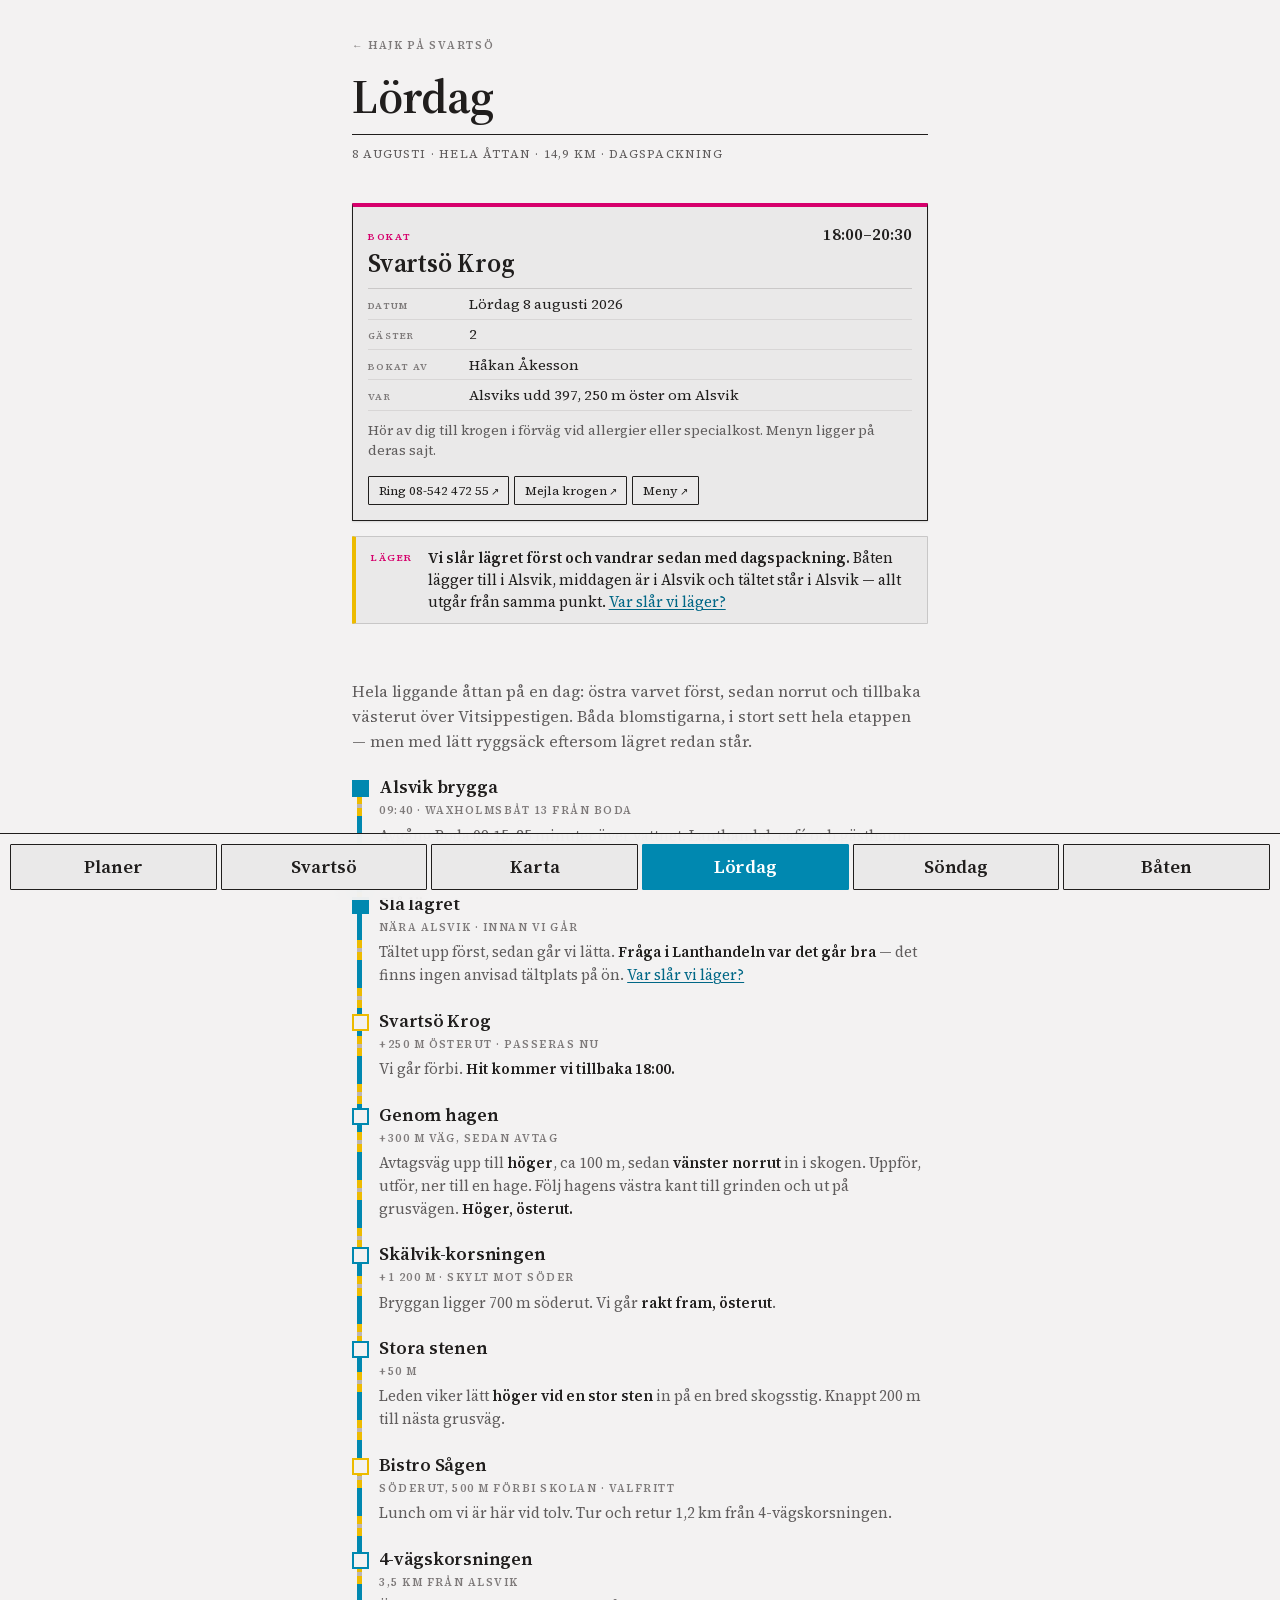
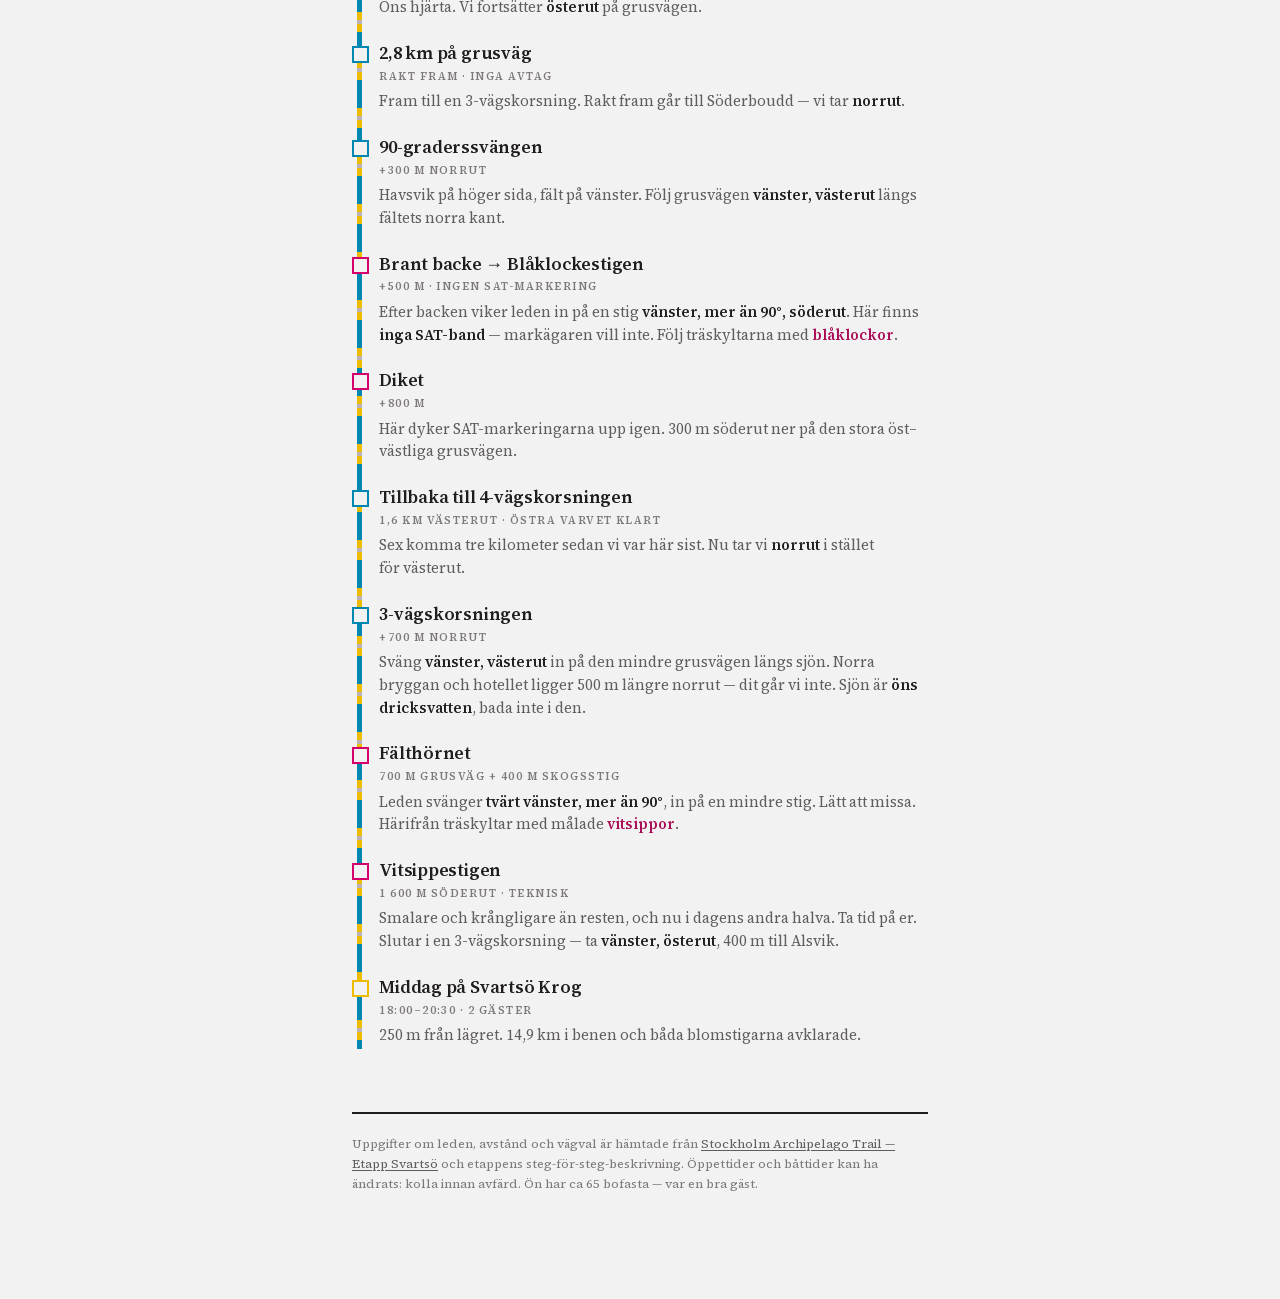
<file: lordag.html>
<!doctype html>
<html lang="sv">
<head>
<meta charset="utf-8">
<meta name="viewport" content="width=device-width, initial-scale=1, viewport-fit=cover">
<meta name="theme-color" content="#f3f2f2" media="(prefers-color-scheme: light)">
<meta name="theme-color" content="#1a1918" media="(prefers-color-scheme: dark)">
<title>Lördag · Hajk på Svartsö</title>
<meta name="description" content="Lördagens rutt på Svartsö: båt till Alsvik 09:40, läger, båda varven via Blåklockestigen och Vitsippestigen, middag på Krogen 18:00.">
<link rel="stylesheet" href="style.css">
</head>
<body>

<header class="pagehead wrap">
  <a class="back" href="svartso.html">Hajk på Svartsö</a>
  <h1>Lördag</h1>
  <p class="ph-meta">8 augusti · hela åttan · 14,9 km · dagspackning</p>
</header>

<nav class="navbar" aria-label="Innehåll">
  <ul>
    <li><a href="resplaner.html">Planer</a></li>
    <li><a href="svartso.html">Svartsö</a></li>
    <li><a href="karta.html">Karta</a></li>
    <li><a href="lordag.html" aria-current="page">Lördag</a></li>
    <li><a href="sondag.html">Söndag</a></li>
    <li><a href="bat.html">Båten</a></li>
  </ul>
</nav>

<main>

<section class="wrap" id="bokat">
  <div class="booking">
    <div class="b-top">
      <span class="b-tag">Bokat</span>
      <span class="b-time">18:00–20:30</span>
    </div>
    <h2 class="b-name">Svartsö Krog</h2>
    <dl class="b-rows">
      <div><dt>Datum</dt><dd>Lördag 8 augusti 2026</dd></div>
      <div><dt>Gäster</dt><dd>2</dd></div>
      <div><dt>Bokat av</dt><dd>Håkan Åkesson</dd></div>
      <div><dt>Var</dt><dd>Alsviks udd 397, 250 m öster om Alsvik</dd></div>
    </dl>
    <p class="b-note">Hör av dig till krogen i förväg vid allergier eller specialkost. Menyn ligger på deras sajt.</p>
    <div class="links">
      <a href="tel:+46854247255">Ring 08-542 472 55</a>
      <a href="mailto:kontakt@svartsokrog.se">Mejla krogen</a>
      <a href="http://svartsokrog.se/">Meny</a>
    </div>
  </div>

  <div class="alert" style="margin-top:.9rem">
    <span class="tag">Läger</span>
    <p><strong>Vi slår lägret först och vandrar sedan med dagspackning.</strong> Båten lägger till i Alsvik, middagen är i Alsvik och tältet står i Alsvik — allt utgår från samma punkt. <a href="svartso.html#taltplats">Var slår vi läger?</a></p>
  </div>
</section>

<section class="wrap" id="lordag">
  <p class="lede">Hela liggande åttan på en dag: östra varvet först, sedan norrut och tillbaka västerut över Vitsippestigen. Båda blomstigarna, i stort sett hela etappen — men med lätt ryggsäck eftersom lägret redan står.</p>

  <ol class="route">
    <li class="is-end">
      <div class="where">Alsvik brygga</div>
      <div class="meta">09:40 · Waxholmsbåt 13 från Boda</div>
      <p class="what">Avgång Boda 09:15, 25 minuter över vattnet. Lanthandel, café och gästhamn ligger direkt vid bryggan — <b>fyll vattnet här</b>.</p>
    </li>
    <li class="is-end">
      <div class="where">Slå lägret</div>
      <div class="meta">Nära Alsvik · innan vi går</div>
      <p class="what">Tältet upp först, sedan går vi lätta. <b>Fråga i Lanthandeln var det går bra</b> — det finns ingen anvisad tältplats på ön. <a href="svartso.html#taltplats">Var slår vi läger?</a></p>
    </li>
    <li class="is-food">
      <div class="where">Svartsö Krog</div>
      <div class="meta">+250 m österut · passeras nu</div>
      <p class="what">Vi går förbi. <b>Hit kommer vi tillbaka 18:00.</b></p>
    </li>
    <li>
      <div class="where">Genom hagen</div>
      <div class="meta">+300 m väg, sedan avtag</div>
      <p class="what">Avtagsväg upp till <b>höger</b>, ca 100 m, sedan <b>vänster norrut</b> in i skogen. Uppför, utför, ner till en hage. Följ hagens västra kant till grinden och ut på grusvägen. <b>Höger, österut.</b></p>
    </li>
    <li>
      <div class="where">Skälvik-korsningen</div>
      <div class="meta">+1 200 m · skylt mot söder</div>
      <p class="what">Bryggan ligger 700 m söderut. Vi går <b>rakt fram, österut</b>.</p>
    </li>
    <li>
      <div class="where">Stora stenen</div>
      <div class="meta">+50 m</div>
      <p class="what">Leden viker lätt <b>höger vid en stor sten</b> in på en bred skogsstig. Knappt 200 m till nästa grusväg.</p>
    </li>
    <li class="is-food">
      <div class="where">Bistro Sågen</div>
      <div class="meta">Söderut, 500 m förbi skolan · valfritt</div>
      <p class="what">Lunch om vi är här vid tolv. Tur och retur 1,2 km från 4-vägskorsningen.</p>
    </li>
    <li>
      <div class="where">4-vägskorsningen</div>
      <div class="meta">3,5 km från Alsvik</div>
      <p class="what">Öns hjärta. Vi fortsätter <b>österut</b> på grusvägen.</p>
    </li>
    <li>
      <div class="where">2,8 km på grusväg</div>
      <div class="meta">Rakt fram · inga avtag</div>
      <p class="what">Fram till en 3-vägskorsning. Rakt fram går till Söderboudd — vi tar <b>norrut</b>.</p>
    </li>
    <li>
      <div class="where">90-graderssvängen</div>
      <div class="meta">+300 m norrut</div>
      <p class="what">Havsvik på höger sida, fält på vänster. Följ grusvägen <b>vänster, västerut</b> längs fältets norra kant.</p>
    </li>
    <li class="is-path">
      <div class="where">Brant backe → Blåklockestigen</div>
      <div class="meta">+500 m · ingen SAT-markering</div>
      <p class="what">Efter backen viker leden in på en stig <b>vänster, mer än 90°, söderut</b>. Här finns <b>inga SAT-band</b> — markägaren vill inte. Följ träskyltarna med <span class="flower east">blåklockor</span>.</p>
    </li>
    <li class="is-path">
      <div class="where">Diket</div>
      <div class="meta">+800 m</div>
      <p class="what">Här dyker SAT-markeringarna upp igen. 300 m söderut ner på den stora öst–västliga grusvägen.</p>
    </li>
    <li>
      <div class="where">Tillbaka till 4-vägskorsningen</div>
      <div class="meta">1,6 km västerut · östra varvet klart</div>
      <p class="what">Sex komma tre kilometer sedan vi var här sist. Nu tar vi <b>norrut</b> i stället för västerut.</p>
    </li>
    <li>
      <div class="where">3-vägskorsningen</div>
      <div class="meta">+700 m norrut</div>
      <p class="what">Sväng <b>vänster, västerut</b> in på den mindre grusvägen längs sjön. Norra bryggan och hotellet ligger 500 m längre norrut — dit går vi inte. Sjön är <b>öns dricksvatten</b>, bada inte i den.</p>
    </li>
    <li class="is-path">
      <div class="where">Fälthörnet</div>
      <div class="meta">700 m grusväg + 400 m skogsstig</div>
      <p class="what">Leden svänger <b>tvärt vänster, mer än 90°</b>, in på en mindre stig. Lätt att missa. Härifrån träskyltar med målade <span class="flower west">vitsippor</span>.</p>
    </li>
    <li class="is-path">
      <div class="where">Vitsippestigen</div>
      <div class="meta">1 600 m söderut · teknisk</div>
      <p class="what">Smalare och krångligare än resten, och nu i dagens andra halva. Ta tid på er. Slutar i en 3-vägskorsning — ta <b>vänster, österut</b>, 400 m till Alsvik.</p>
    </li>
    <li class="is-food">
      <div class="where">Middag på Svartsö Krog</div>
      <div class="meta">18:00–20:30 · 2 gäster</div>
      <p class="what">250 m från lägret. 14,9 km i benen och båda blomstigarna avklarade.</p>
    </li>
  </ol>
</section>

</main>

<footer class="wrap">
  <p>
    Uppgifter om leden, avstånd och vägval är hämtade från
    <a href="https://stockholmarchipelagotrail.com/sv/section/etapp-svartso/">Stockholm Archipelago Trail — Etapp Svartsö</a>
    och etappens steg-för-steg-beskrivning. Öppettider och båttider kan ha ändrats: kolla innan avfärd.
    Ön har ca 65 bofasta — var en bra gäst.
  </p>
</footer>

</body>
</html>
</file>
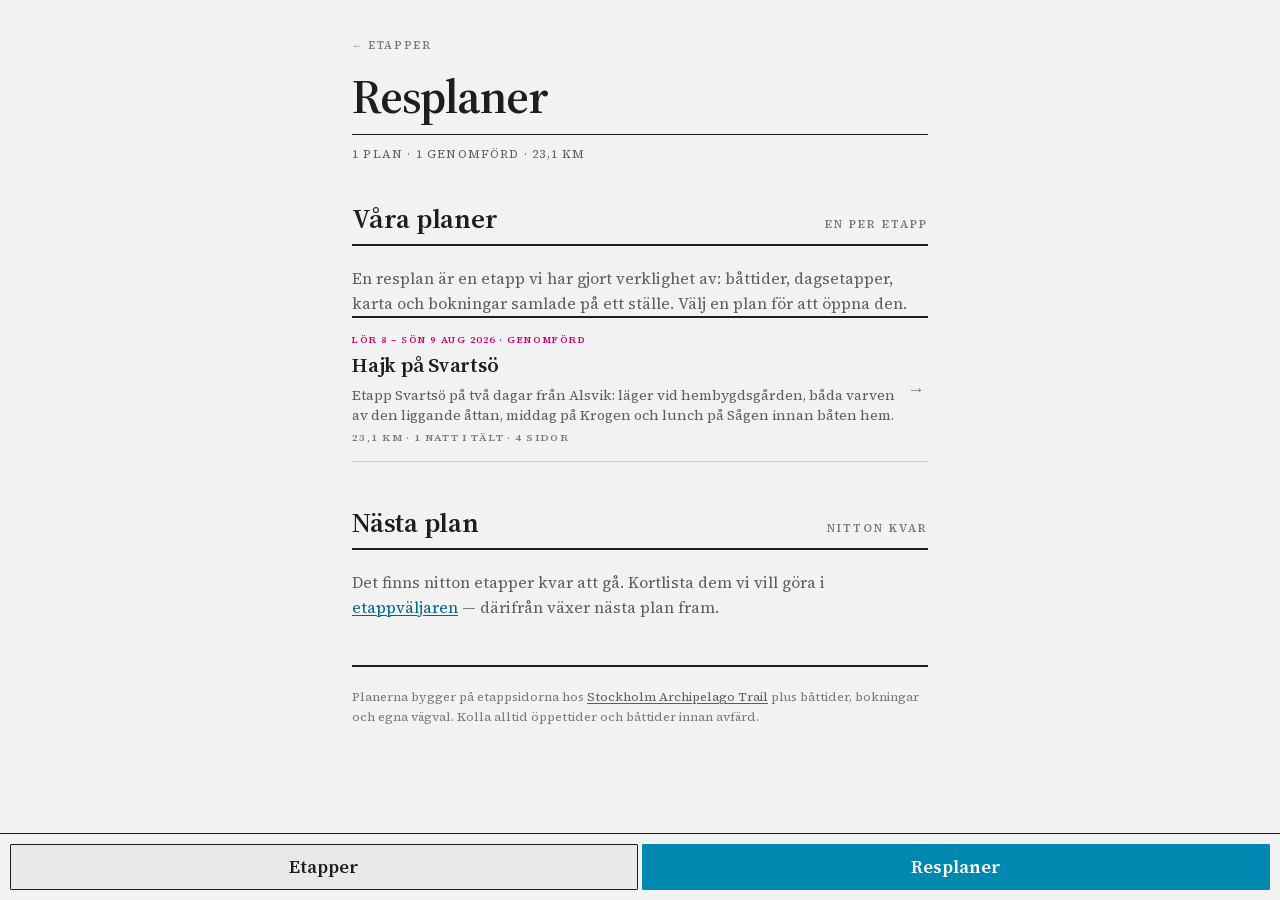
<file: resplaner.html>
<!doctype html>
<html lang="sv">
<head>
<meta charset="utf-8">
<meta name="viewport" content="width=device-width, initial-scale=1, viewport-fit=cover">
<meta name="theme-color" content="#f3f2f2" media="(prefers-color-scheme: light)">
<meta name="theme-color" content="#1a1918" media="(prefers-color-scheme: dark)">
<title>Resplaner · Stockholm Archipelago Trail</title>
<meta name="description" content="Våra resplaner för Stockholm Archipelago Trail — en färdig plan per etapp, med karta, dagsetapper och båttider.">
<link rel="stylesheet" href="style.css">
</head>
<body>

<header class="pagehead wrap">
  <a class="back" href="index.html">Etapper</a>
  <h1>Resplaner</h1>
  <p class="ph-meta">1 plan · 1 genomförd · 23,1 km</p>
</header>

<nav class="navbar" aria-label="Innehåll">
  <ul>
    <li><a href="index.html">Etapper</a></li>
    <li><a href="resplaner.html" aria-current="page">Resplaner</a></li>
  </ul>
</nav>

<main>

<section class="wrap" id="planer">
  <div class="head">
    <h2>Våra planer</h2>
    <span class="eyebrow">En per etapp</span>
  </div>
  <p class="lede">En resplan är en etapp vi har gjort verklighet av: båttider, dagsetapper, karta och bokningar samlade på ett ställe. Välj en plan för att öppna den.</p>

  <nav class="dayindex">
    <a href="svartso.html">
      <span class="d-when">Lör 8 – sön 9 aug 2026 · genomförd</span>
      <span class="d-title">Hajk på Svartsö</span>
      <span class="d-desc">Etapp Svartsö på två dagar från Alsvik: läger vid hembygdsgården, båda varven av den liggande åttan, middag på Krogen och lunch på Sågen innan båten hem.</span>
      <span class="d-meta">23,1 km · 1 natt i tält · 4 sidor</span>
    </a>
  </nav>
</section>

<section class="wrap" id="nasta">
  <div class="head">
    <h2>Nästa plan</h2>
    <span class="eyebrow">Nitton kvar</span>
  </div>
  <p class="lede">Det finns nitton etapper kvar att gå. Kortlista dem vi vill göra i <a href="index.html">etappväljaren</a> — därifrån växer nästa plan fram.</p>
</section>

</main>

<footer class="wrap">
  <p>
    Planerna bygger på etappsidorna hos
    <a href="https://stockholmarchipelagotrail.com/sv/">Stockholm Archipelago Trail</a>
    plus båttider, bokningar och egna vägval. Kolla alltid öppettider och båttider innan avfärd.
  </p>
</footer>

</body>
</html>
</file>
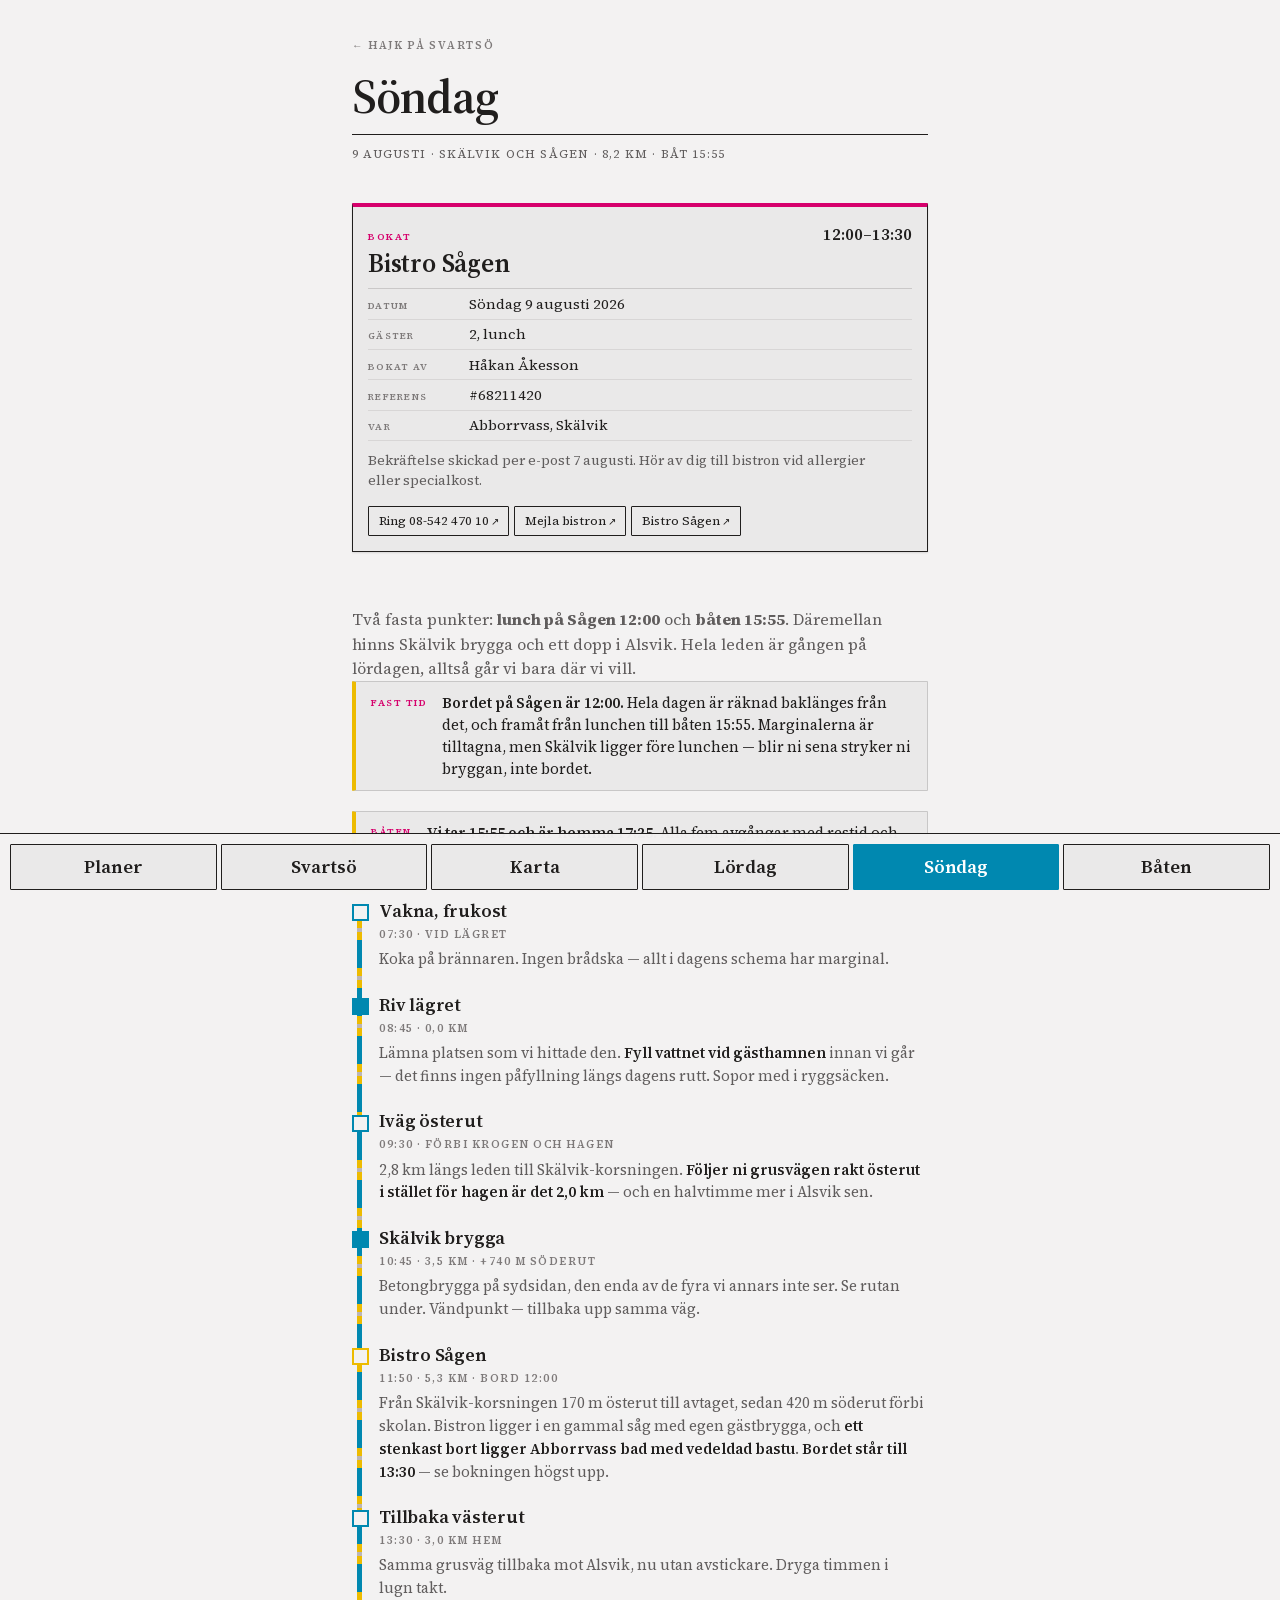
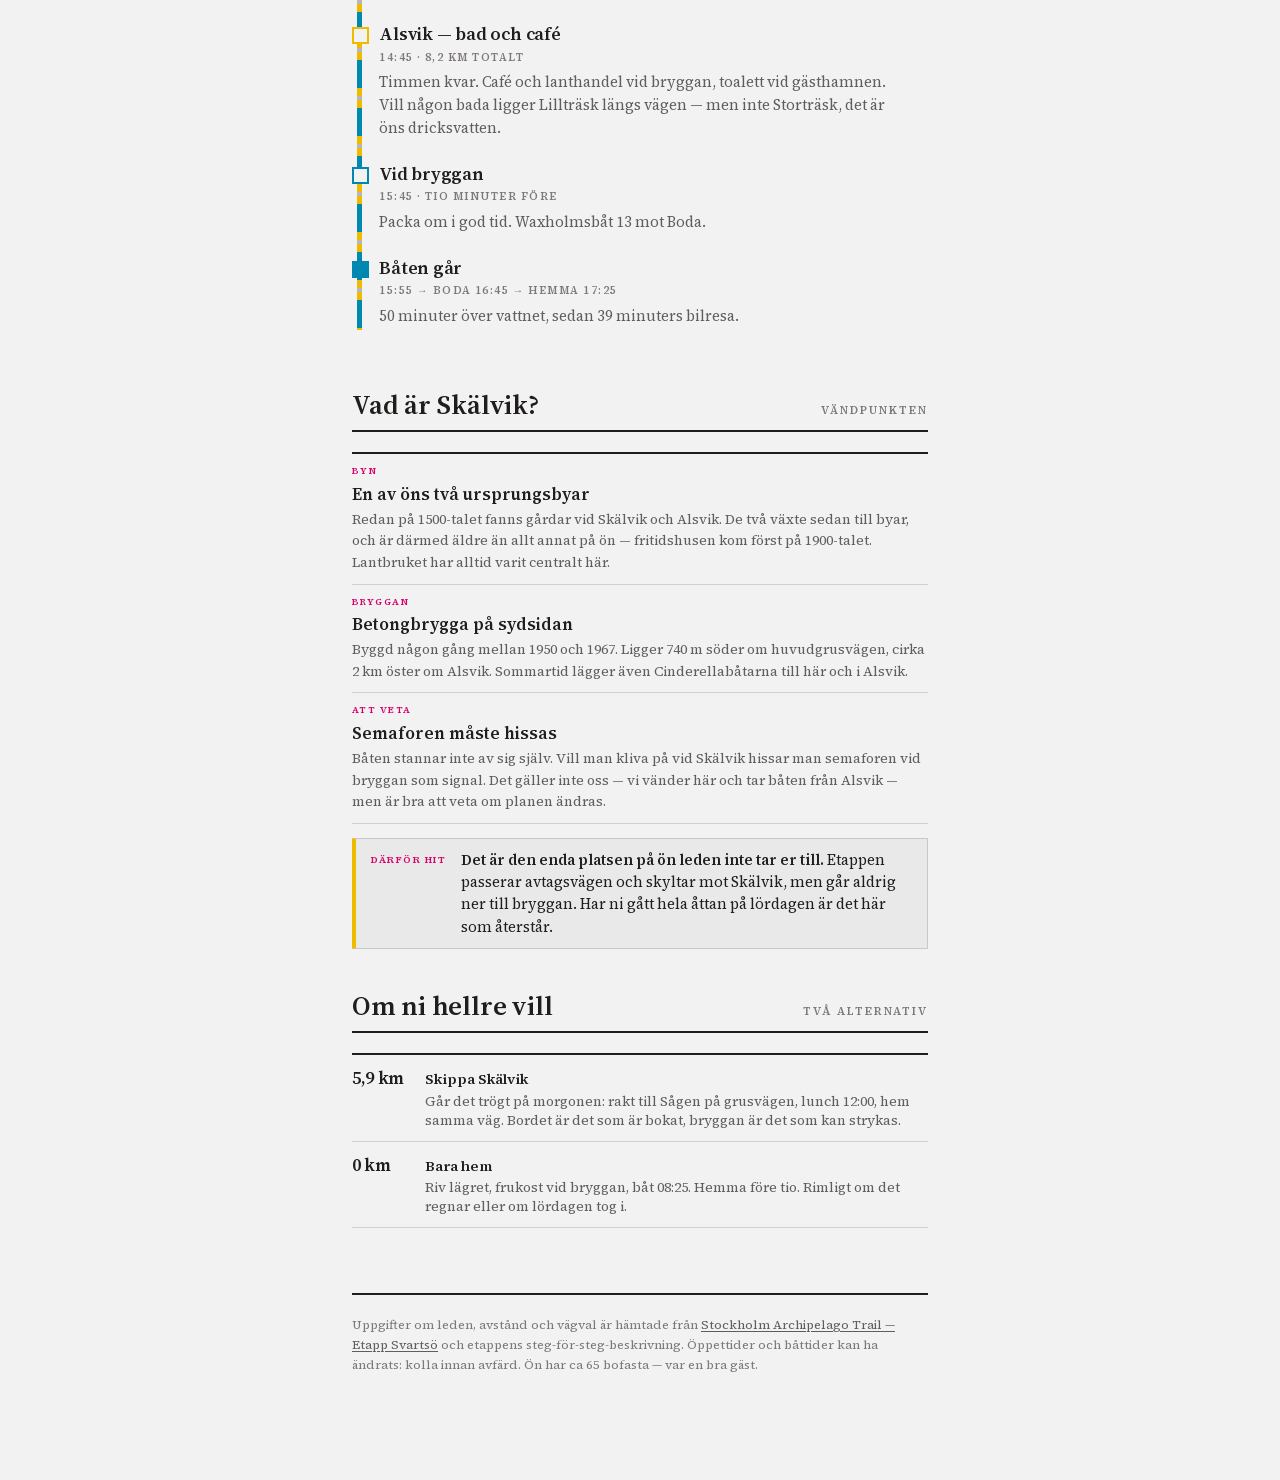
<file: sondag.html>
<!doctype html>
<html lang="sv">
<head>
<meta charset="utf-8">
<meta name="viewport" content="width=device-width, initial-scale=1, viewport-fit=cover">
<meta name="theme-color" content="#f3f2f2" media="(prefers-color-scheme: light)">
<meta name="theme-color" content="#1a1918" media="(prefers-color-scheme: dark)">
<title>Söndag · Hajk på Svartsö</title>
<meta name="description" content="Söndagens schema på Svartsö: läger rivs, Skälvik brygga, lunch på Bistro Sågen, bad i Alsvik och båt hem 15:55.">
<link rel="stylesheet" href="style.css">
</head>
<body>

<header class="pagehead wrap">
  <a class="back" href="svartso.html">Hajk på Svartsö</a>
  <h1>Söndag</h1>
  <p class="ph-meta">9 augusti · Skälvik och Sågen · 8,2 km · båt 15:55</p>
</header>

<nav class="navbar" aria-label="Innehåll">
  <ul>
    <li><a href="resplaner.html">Planer</a></li>
    <li><a href="svartso.html">Svartsö</a></li>
    <li><a href="karta.html">Karta</a></li>
    <li><a href="lordag.html">Lördag</a></li>
    <li><a href="sondag.html" aria-current="page">Söndag</a></li>
    <li><a href="bat.html">Båten</a></li>
  </ul>
</nav>

<main>

<section class="wrap" id="bokat">
  <div class="booking">
    <div class="b-top">
      <span class="b-tag">Bokat</span>
      <span class="b-time">12:00–13:30</span>
    </div>
    <h2 class="b-name">Bistro Sågen</h2>
    <dl class="b-rows">
      <div><dt>Datum</dt><dd>Söndag 9 augusti 2026</dd></div>
      <div><dt>Gäster</dt><dd>2, lunch</dd></div>
      <div><dt>Bokat av</dt><dd>Håkan Åkesson</dd></div>
      <div><dt>Referens</dt><dd>#68211420</dd></div>
      <div><dt>Var</dt><dd>Abborrvass, Skälvik</dd></div>
    </dl>
    <p class="b-note">Bekräftelse skickad per e-post 7 augusti. Hör av dig till bistron vid allergier eller specialkost.</p>
    <div class="links">
      <a href="tel:+46854247010">Ring 08-542 470 10</a>
      <a href="mailto:boka@oratt.se">Mejla bistron</a>
      <a href="http://www.bistrosagen.se">Bistro Sågen</a>
    </div>
  </div>
</section>

<section class="wrap" id="sondag">
  <p class="lede">Två fasta punkter: <b>lunch på Sågen 12:00</b> och <b>båten 15:55</b>. Däremellan hinns Skälvik brygga och ett dopp i Alsvik. Hela leden är gången på lördagen, alltså går vi bara där vi vill.</p>

  <div class="alert" style="margin-bottom:1.2rem">
    <span class="tag">Fast tid</span>
    <p><strong>Bordet på Sågen är 12:00.</strong> Hela dagen är räknad baklänges från det, och framåt från lunchen till båten 15:55. Marginalerna är tilltagna, men Skälvik ligger före lunchen — blir ni sena stryker ni bryggan, inte bordet.</p>
  </div>

  <div class="alert" style="margin-bottom:1.2rem">
    <span class="tag">Båten</span>
    <p><strong>Vi tar 15:55 och är hemma 17:25.</strong> Alla fem avgångar med restid och hemkomst står på <a href="bat.html">Båten</a>.</p>
  </div>

  <ol class="route">
    <li>
      <div class="where">Vakna, frukost</div>
      <div class="meta">07:30 · vid lägret</div>
      <p class="what">Koka på brännaren. Ingen brådska — allt i dagens schema har marginal.</p>
    </li>
    <li class="is-end">
      <div class="where">Riv lägret</div>
      <div class="meta">08:45 · 0,0 km</div>
      <p class="what">Lämna platsen som vi hittade den. <b>Fyll vattnet vid gästhamnen</b> innan vi går — det finns ingen påfyllning längs dagens rutt. Sopor med i ryggsäcken.</p>
    </li>
    <li>
      <div class="where">Iväg österut</div>
      <div class="meta">09:30 · förbi Krogen och hagen</div>
      <p class="what">2,8 km längs leden till Skälvik-korsningen. <b>Följer ni grusvägen rakt österut i stället för hagen är det 2,0 km</b> — och en halvtimme mer i Alsvik sen.</p>
    </li>
    <li class="is-end">
      <div class="where">Skälvik brygga</div>
      <div class="meta">10:45 · 3,5 km · +740 m söderut</div>
      <p class="what">Betongbrygga på sydsidan, den enda av de fyra vi annars inte ser. Se rutan under. Vändpunkt — tillbaka upp samma väg.</p>
    </li>
    <li class="is-food">
      <div class="where">Bistro Sågen</div>
      <div class="meta">11:50 · 5,3 km · bord 12:00</div>
      <p class="what">Från Skälvik-korsningen 170 m österut till avtaget, sedan 420 m söderut förbi skolan. Bistron ligger i en gammal såg med egen gästbrygga, och <b>ett stenkast bort ligger Abborrvass bad med vedeldad bastu</b>. <b>Bordet står till 13:30</b> — se bokningen högst upp.</p>
    </li>
    <li>
      <div class="where">Tillbaka västerut</div>
      <div class="meta">13:30 · 3,0 km hem</div>
      <p class="what">Samma grusväg tillbaka mot Alsvik, nu utan avstickare. Dryga timmen i lugn takt.</p>
    </li>
    <li class="is-food">
      <div class="where">Alsvik — bad och café</div>
      <div class="meta">14:45 · 8,2 km totalt</div>
      <p class="what">Timmen kvar. Café och lanthandel vid bryggan, toalett vid gästhamnen. Vill någon bada ligger Lillträsk längs vägen — men inte Storträsk, det är öns dricksvatten.</p>
    </li>
    <li>
      <div class="where">Vid bryggan</div>
      <div class="meta">15:45 · tio minuter före</div>
      <p class="what">Packa om i god tid. Waxholmsbåt 13 mot Boda.</p>
    </li>
    <li class="is-end">
      <div class="where">Båten går</div>
      <div class="meta">15:55 → Boda 16:45 → hemma 17:25</div>
      <p class="what">50 minuter över vattnet, sedan 39 minuters bilresa.</p>
    </li>
  </ol>

  <div class="head" style="margin-top:2.6rem">
    <h2>Vad är Skälvik?</h2>
    <span class="eyebrow">Vändpunkten</span>
  </div>

  <div class="places">
    <div class="place">
      <span class="role">Byn</span>
      <div class="body">
        <a href="https://stockholmarchipelagotrail.com/sv/section/etapp-svartso/">En av öns två ursprungsbyar</a>
        <p>Redan på 1500-talet fanns gårdar vid Skälvik och Alsvik. De två växte sedan till byar, och är därmed äldre än allt annat på ön — fritidshusen kom först på 1900-talet. Lantbruket har alltid varit centralt här.</p>
      </div>
    </div>
    <div class="place">
      <span class="role">Bryggan</span>
      <div class="body">
        <a href="https://www.explorearchipelago.com/sv/sthlm/mellersta-skargarden/svartso/skalvik-brygga">Betongbrygga på sydsidan</a>
        <p>Byggd någon gång mellan 1950 och 1967. Ligger 740 m söder om huvudgrusvägen, cirka 2 km öster om Alsvik. Sommartid lägger även Cinderellabåtarna till här och i Alsvik.</p>
      </div>
    </div>
    <div class="place">
      <span class="role">Att veta</span>
      <div class="body">
        <a href="https://www.explorearchipelago.com/sv/sthlm/mellersta-skargarden/svartso/skalvik-brygga">Semaforen måste hissas</a>
        <p>Båten stannar inte av sig själv. Vill man kliva på vid Skälvik hissar man semaforen vid bryggan som signal. Det gäller inte oss — vi vänder här och tar båten från Alsvik — men är bra att veta om planen ändras.</p>
      </div>
    </div>
  </div>

  <div class="alert" style="margin-top:.9rem">
    <span class="tag">Därför hit</span>
    <p><strong>Det är den enda platsen på ön leden inte tar er till.</strong> Etappen passerar avtagsvägen och skyltar mot Skälvik, men går aldrig ner till bryggan. Har ni gått hela åttan på lördagen är det här som återstår.</p>
  </div>

  <div class="head" style="margin-top:2.6rem">
    <h2>Om ni hellre vill</h2>
    <span class="eyebrow">Två alternativ</span>
  </div>
  <div class="boats">
    <div class="boat">
      <span class="bt">5,9 km</span>
      <span class="bd"><b>Skippa Skälvik</b><span>Går det trögt på morgonen: rakt till Sågen på grusvägen, lunch 12:00, hem samma väg. Bordet är det som är bokat, bryggan är det som kan strykas.</span></span>
    </div>
    <div class="boat">
      <span class="bt">0 km</span>
      <span class="bd"><b>Bara hem</b><span>Riv lägret, frukost vid bryggan, båt 08:25. Hemma före tio. Rimligt om det regnar eller om lördagen tog i.</span></span>
    </div>
  </div>
</section>

</main>

<footer class="wrap">
  <p>
    Uppgifter om leden, avstånd och vägval är hämtade från
    <a href="https://stockholmarchipelagotrail.com/sv/section/etapp-svartso/">Stockholm Archipelago Trail — Etapp Svartsö</a>
    och etappens steg-för-steg-beskrivning. Öppettider och båttider kan ha ändrats: kolla innan avfärd.
    Ön har ca 65 bofasta — var en bra gäst.
  </p>
</footer>

</body>
</html>
</file>
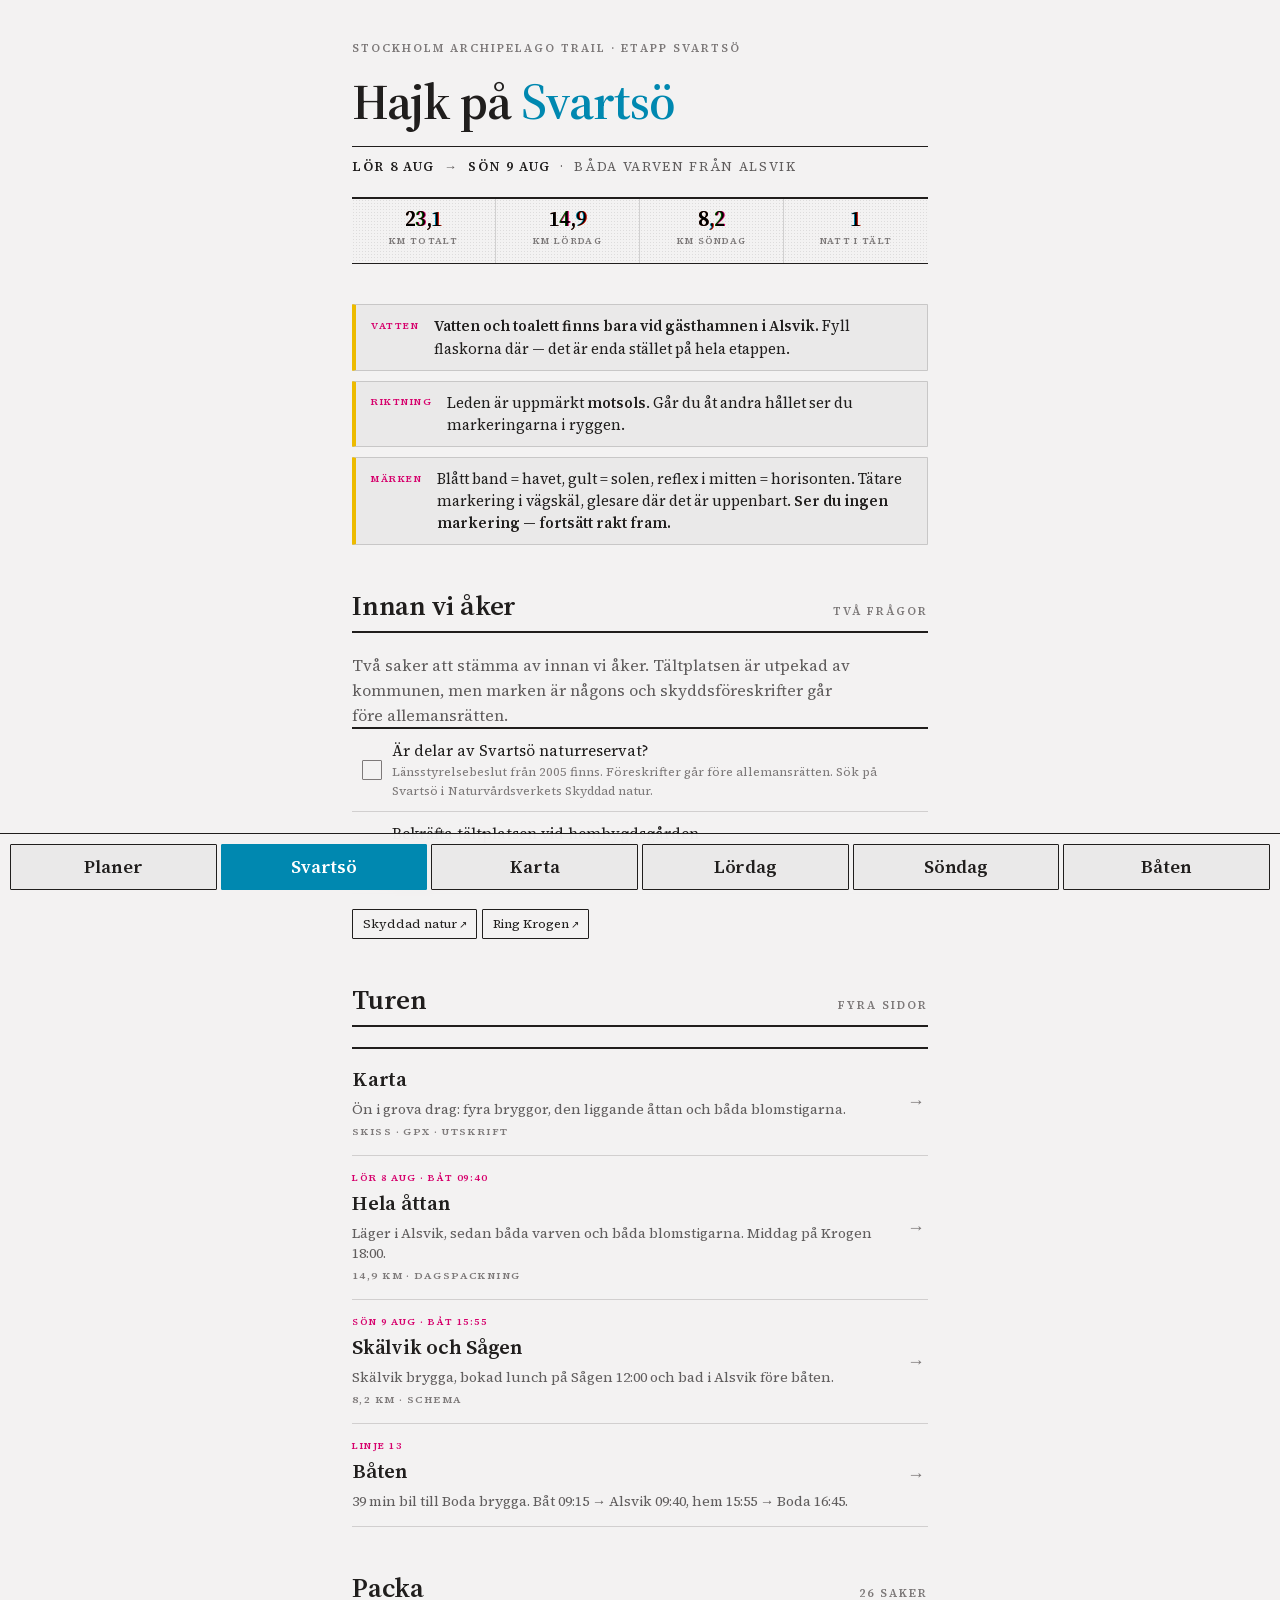
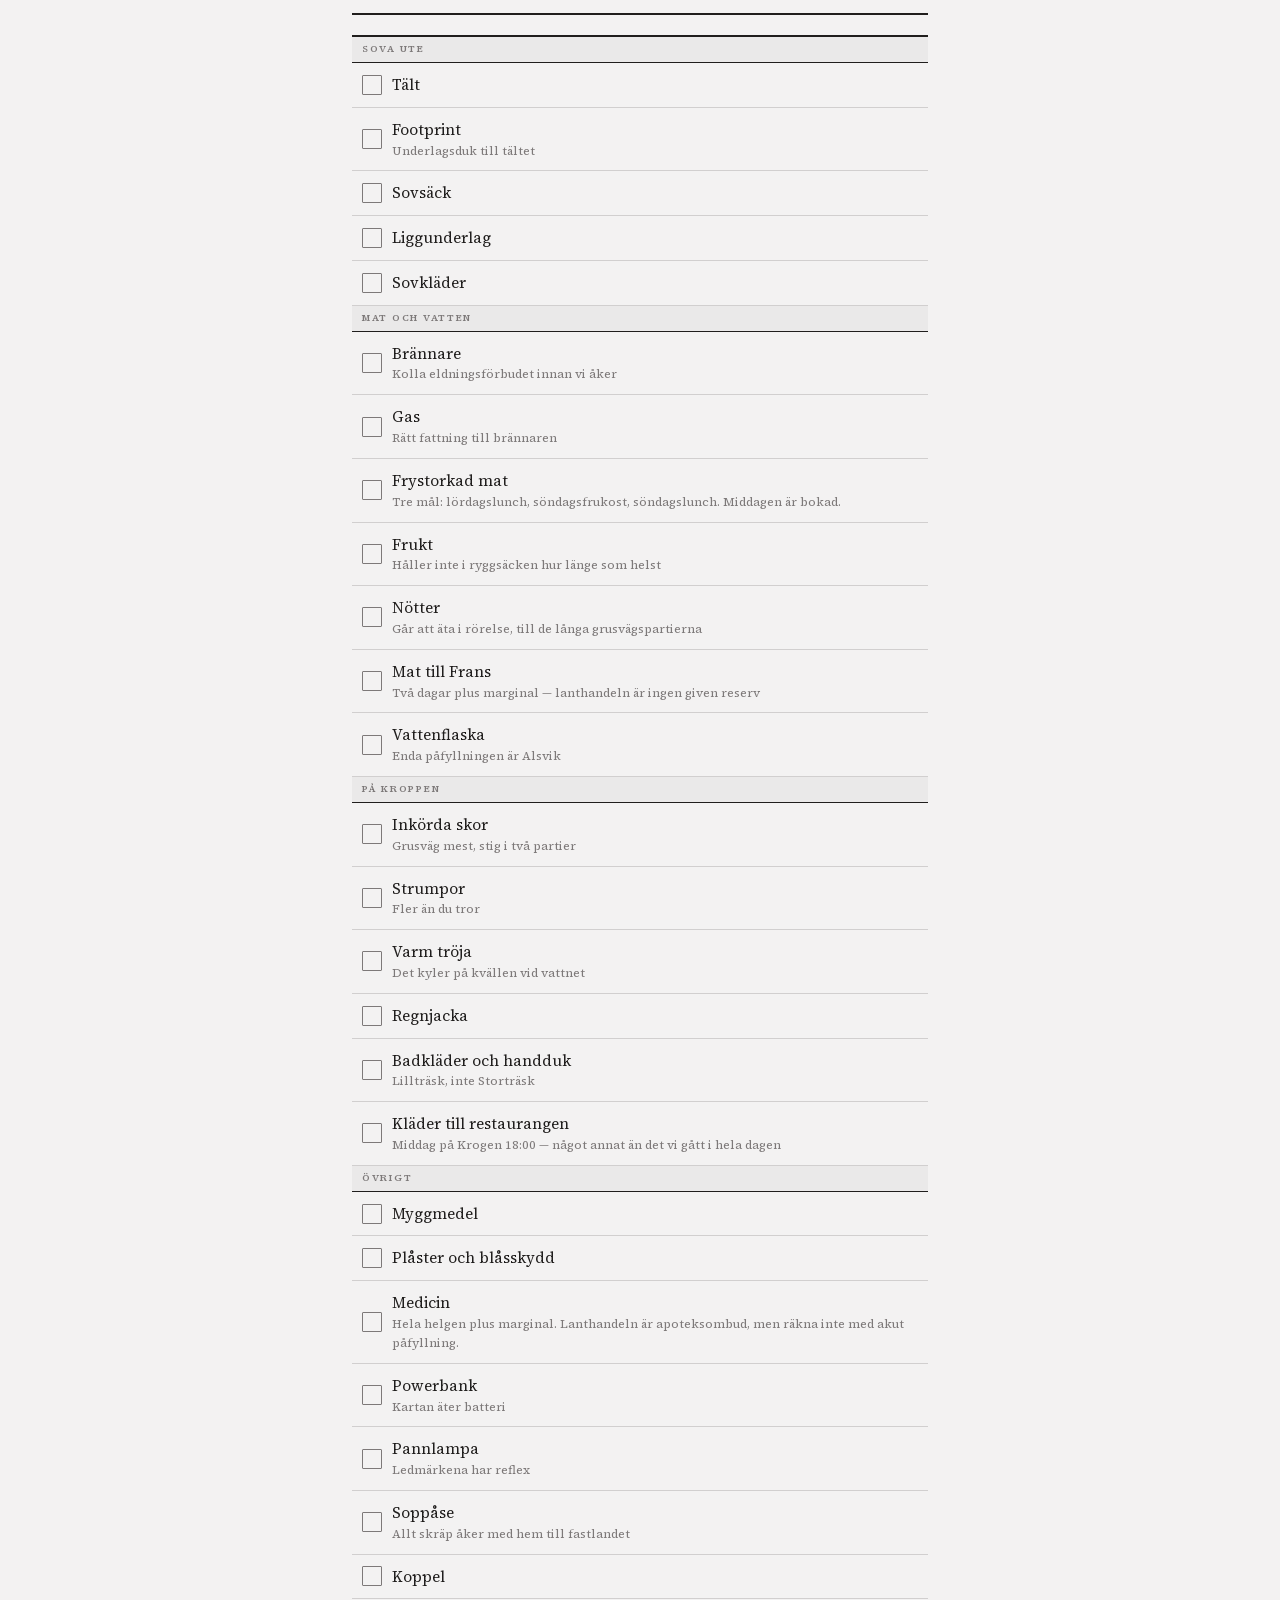
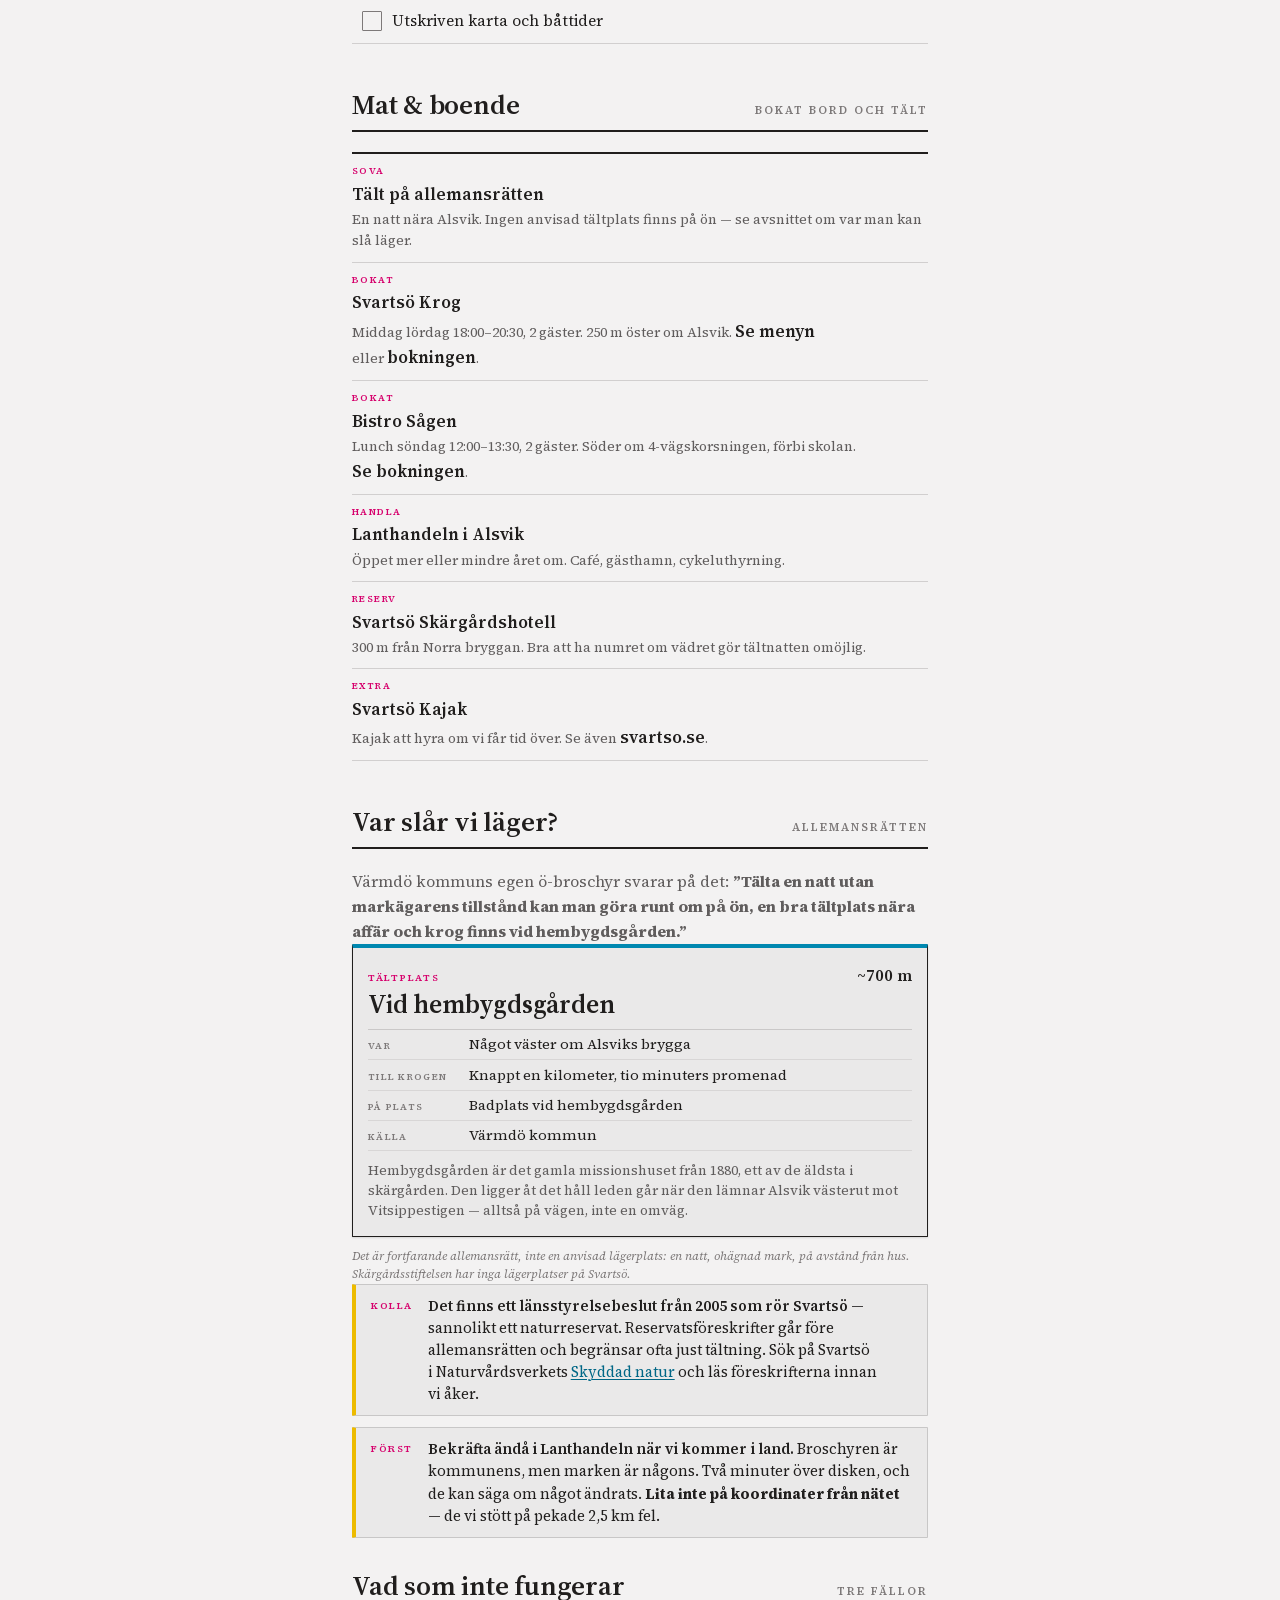
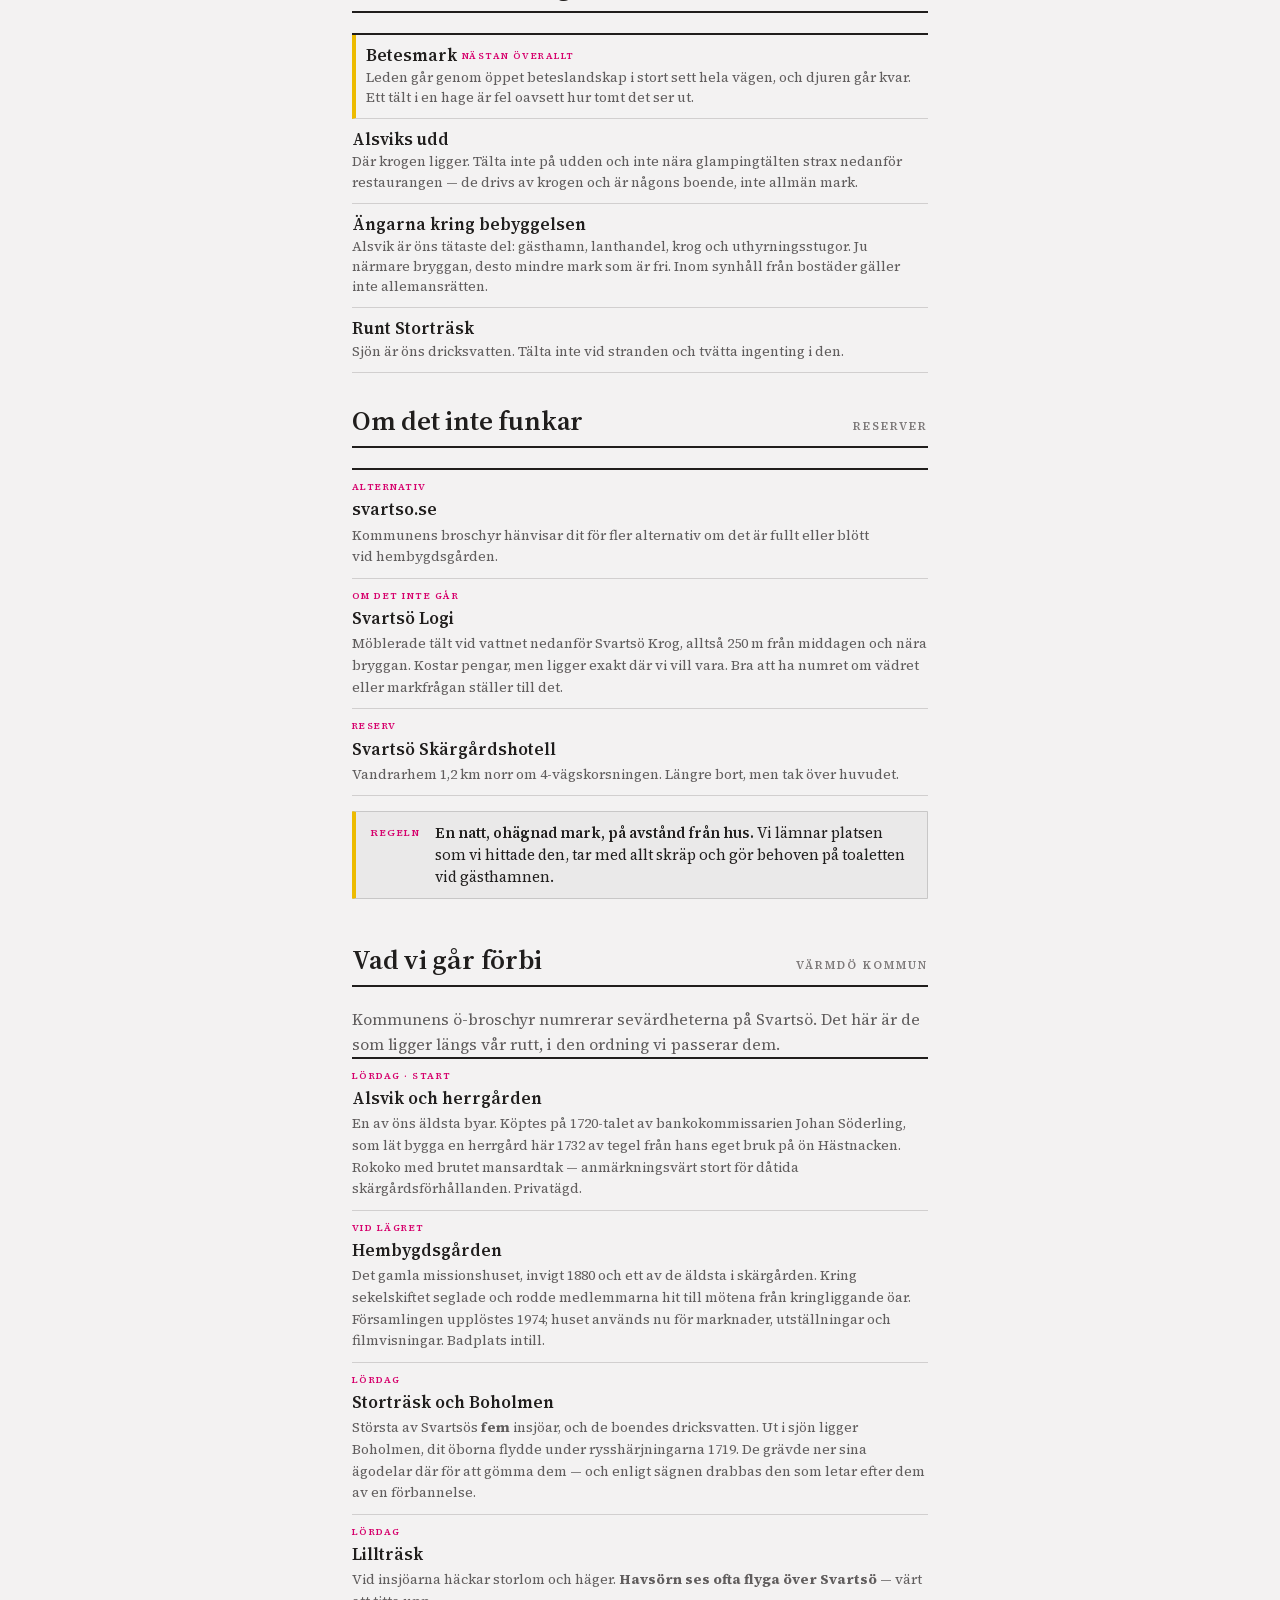
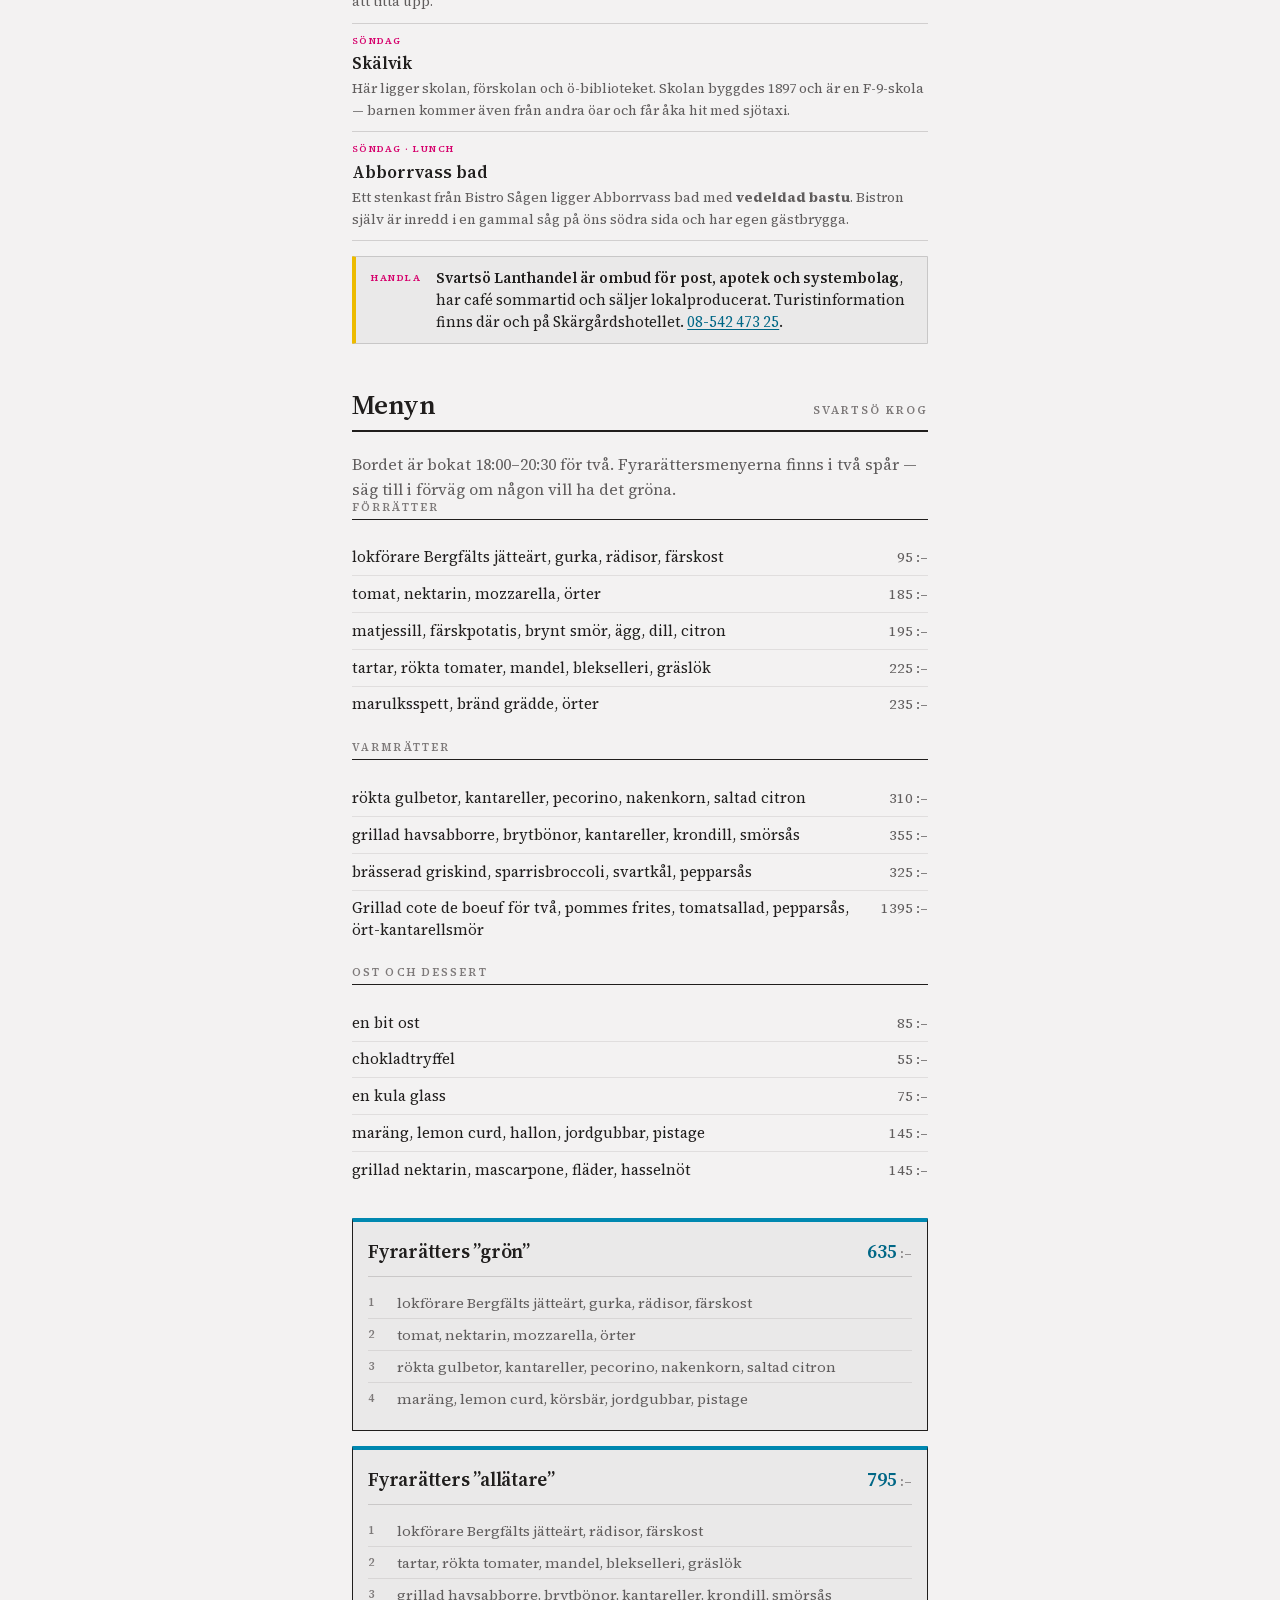
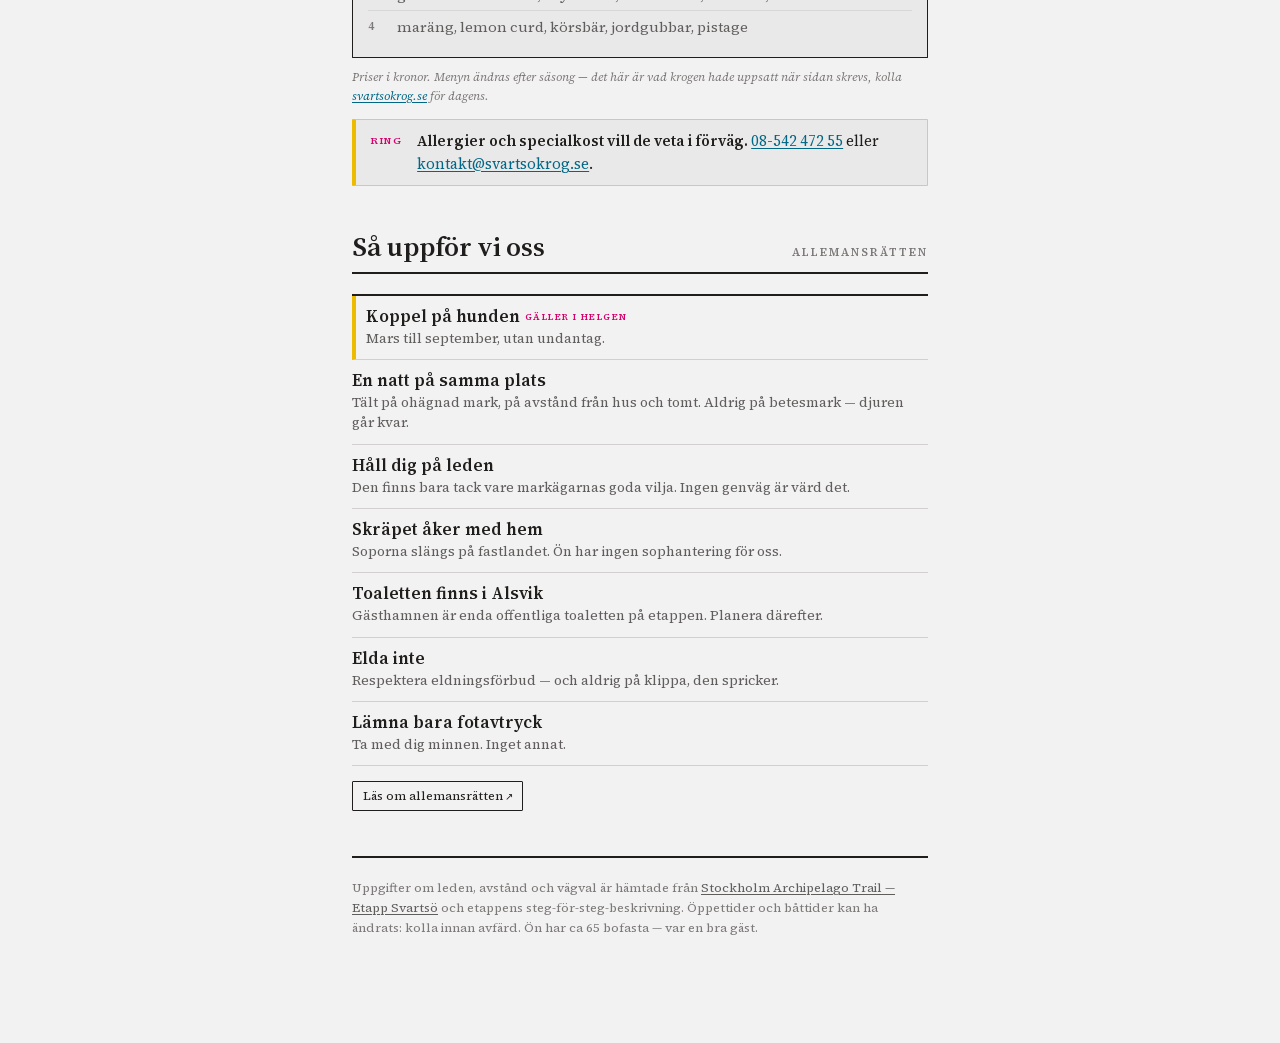
<file: svartso.html>
<!doctype html>
<html lang="sv">
<head>
<meta charset="utf-8">
<meta name="viewport" content="width=device-width, initial-scale=1, viewport-fit=cover">
<meta name="theme-color" content="#f3f2f2" media="(prefers-color-scheme: light)">
<meta name="theme-color" content="#1a1918" media="(prefers-color-scheme: dark)">
<title>Hajk på Svartsö · 8–9 augusti</title>
<meta name="description" content="Fickguide för vår hajk på Svartsö, etapp av Stockholm Archipelago Trail, lördag 8 och söndag 9 augusti.">
<link rel="stylesheet" href="style.css">
</head>
<body>

<header class="hero wrap">
  <span class="eyebrow">Stockholm Archipelago Trail · Etapp Svartsö</span>
  <h1>Hajk på <em>Svartsö</em></h1>
  <p class="dates"><b>LÖR 8 AUG</b> &nbsp;→&nbsp; <b>SÖN 9 AUG</b> &nbsp;·&nbsp; båda varven från Alsvik</p>
  <div class="stats halftone">
    <div class="stat"><span class="v cmyk-num"><span class="paper">23,1</span><span class="plate plate-c" aria-hidden="true">23,1</span><span class="plate plate-m" aria-hidden="true">23,1</span><span class="plate plate-y" aria-hidden="true">23,1</span></span><span class="k">km totalt</span></div>
    <div class="stat"><span class="v cmyk-num"><span class="paper">14,9</span><span class="plate plate-c" aria-hidden="true">14,9</span><span class="plate plate-m" aria-hidden="true">14,9</span><span class="plate plate-y" aria-hidden="true">14,9</span></span><span class="k">km lördag</span></div>
    <div class="stat"><span class="v cmyk-num"><span class="paper">8,2</span><span class="plate plate-c" aria-hidden="true">8,2</span><span class="plate plate-m" aria-hidden="true">8,2</span><span class="plate plate-y" aria-hidden="true">8,2</span></span><span class="k">km söndag</span></div>
    <div class="stat"><span class="v cmyk-num"><span class="paper">1</span><span class="plate plate-c" aria-hidden="true">1</span><span class="plate plate-m" aria-hidden="true">1</span><span class="plate plate-y" aria-hidden="true">1</span></span><span class="k">natt i tält</span></div>
  </div>
</header>

<nav class="navbar" aria-label="Innehåll">
  <ul>
    <li><a href="resplaner.html">Planer</a></li>
    <li><a href="svartso.html" aria-current="page">Svartsö</a></li>
    <li><a href="karta.html">Karta</a></li>
    <li><a href="lordag.html">Lördag</a></li>
    <li><a href="sondag.html">Söndag</a></li>
    <li><a href="bat.html">Båten</a></li>
  </ul>
</nav>

<main>

<section class="wrap" id="viktigt">
  <div class="stack">
    <div class="alert">
      <span class="tag">Vatten</span>
      <p><strong>Vatten och toalett finns bara vid gästhamnen i Alsvik.</strong> Fyll flaskorna där — det är enda stället på hela etappen.</p>
    </div>
    <div class="alert">
      <span class="tag">Riktning</span>
      <p>Leden är uppmärkt <strong>motsols</strong>. Går du åt andra hållet ser du markeringarna i ryggen.</p>
    </div>
    <div class="alert">
      <span class="tag">Märken</span>
      <p>Blått band = havet, gult = solen, reflex i mitten = horisonten. Tätare markering i vägskäl, glesare där det är uppenbart. <strong>Ser du ingen markering — fortsätt rakt fram.</strong></p>
    </div>
  </div>
</section>

<section class="wrap" id="innan">
  <div class="head">
    <h2>Innan vi åker</h2>
    <span class="eyebrow">Två frågor</span>
  </div>
  <p class="lede">Två saker att stämma av innan vi åker. Tältplatsen är utpekad av kommunen, men marken är någons och skyddsföreskrifter går före allemansrätten.</p>

  <ul class="pack" id="innanlist">
    <li><label><input type="checkbox" data-k="i1"><span>Är delar av Svartsö naturreservat? <span class="hint">Länsstyrelsebeslut från 2005 finns. Föreskrifter går före allemansrätten. Sök på Svartsö i Naturvårdsverkets Skyddad natur.</span></span></label></li>
    <li><label><input type="checkbox" data-k="i2"><span>Bekräfta tältplatsen vid hembygdsgården <span class="hint">Kommunen rekommenderar den. Stäm av i Lanthandeln, 08-542 473 25, att inget ändrats.</span></span></label></li>
  </ul>

  <div class="links">
    <a href="https://skyddadnatur.naturvardsverket.se/">Skyddad natur</a>
    <a href="tel:+46854247255">Ring Krogen</a>
  </div>
</section>

<section class="wrap" id="turen">
  <div class="head">
    <h2>Turen</h2>
    <span class="eyebrow">Fyra sidor</span>
  </div>
  <nav class="dayindex">
    <a href="karta.html">
      <span class="d-title">Karta</span>
      <span class="d-desc">Ön i grova drag: fyra bryggor, den liggande åttan och båda blomstigarna.</span>
      <span class="d-meta">Skiss · GPX · Utskrift</span>
    </a>
    <a href="lordag.html">
      <span class="d-when">Lör 8 aug · båt 09:40</span>
      <span class="d-title">Hela åttan</span>
      <span class="d-desc">Läger i Alsvik, sedan båda varven och båda blomstigarna. Middag på Krogen 18:00.</span>
      <span class="d-meta">14,9 km · dagspackning</span>
    </a>
    <a href="sondag.html">
      <span class="d-when">Sön 9 aug · båt 15:55</span>
      <span class="d-title">Skälvik och Sågen</span>
      <span class="d-desc">Skälvik brygga, bokad lunch på Sågen 12:00 och bad i Alsvik före båten.</span>
      <span class="d-meta">8,2 km · schema</span>
    </a>
    <a href="bat.html">
      <span class="d-when">Linje 13</span>
      <span class="d-title">Båten</span>
      <span class="d-desc">39 min bil till Boda brygga. Båt 09:15 → Alsvik 09:40, hem 15:55 → Boda 16:45.</span>
    </a>
  </nav>
</section>

<section class="wrap" id="packa">
  <div class="head">
    <h2>Packa</h2>
    <span class="eyebrow">26 saker</span>
  </div>
  <ul class="pack" id="packlist">
    <li class="grp"><span>Sova ute</span></li>
    <li><label><input type="checkbox" data-k="p14"><span>Tält</span></label></li>
    <li><label><input type="checkbox" data-k="p15"><span>Footprint <span class="hint">Underlagsduk till tältet</span></span></label></li>
    <li><label><input type="checkbox" data-k="p12"><span>Sovsäck</span></label></li>
    <li><label><input type="checkbox" data-k="p13"><span>Liggunderlag</span></label></li>
    <li><label><input type="checkbox" data-k="p18"><span>Sovkläder</span></label></li>

    <li class="grp"><span>Mat och vatten</span></li>
    <li><label><input type="checkbox" data-k="p16"><span>Brännare <span class="hint">Kolla eldningsförbudet innan vi åker</span></span></label></li>
    <li><label><input type="checkbox" data-k="p17"><span>Gas <span class="hint">Rätt fattning till brännaren</span></span></label></li>
    <li><label><input type="checkbox" data-k="p21"><span>Frystorkad mat <span class="hint">Tre mål: lördagslunch, söndagsfrukost, söndagslunch. Middagen är bokad.</span></span></label></li>
    <li><label><input type="checkbox" data-k="p23"><span>Frukt <span class="hint">Håller inte i ryggsäcken hur länge som helst</span></span></label></li>
    <li><label><input type="checkbox" data-k="p24"><span>Nötter <span class="hint">Går att äta i rörelse, till de långa grusvägspartierna</span></span></label></li>
    <li><label><input type="checkbox" data-k="p25"><span>Mat till Frans <span class="hint">Två dagar plus marginal — lanthandeln är ingen given reserv</span></span></label></li>
    <li><label><input type="checkbox" data-k="p1"><span>Vattenflaska <span class="hint">Enda påfyllningen är Alsvik</span></span></label></li>

    <li class="grp"><span>På kroppen</span></li>
    <li><label><input type="checkbox" data-k="p5"><span>Inkörda skor <span class="hint">Grusväg mest, stig i två partier</span></span></label></li>
    <li><label><input type="checkbox" data-k="p19"><span>Strumpor <span class="hint">Fler än du tror</span></span></label></li>
    <li><label><input type="checkbox" data-k="p20"><span>Varm tröja <span class="hint">Det kyler på kvällen vid vattnet</span></span></label></li>
    <li><label><input type="checkbox" data-k="p2"><span>Regnjacka</span></label></li>
    <li><label><input type="checkbox" data-k="p3"><span>Badkläder och handduk <span class="hint">Lillträsk, inte Storträsk</span></span></label></li>
    <li><label><input type="checkbox" data-k="p26"><span>Kläder till restaurangen <span class="hint">Middag på Krogen 18:00 — något annat än det vi gått i hela dagen</span></span></label></li>

    <li class="grp"><span>Övrigt</span></li>
    <li><label><input type="checkbox" data-k="p4"><span>Myggmedel</span></label></li>
    <li><label><input type="checkbox" data-k="p6"><span>Plåster och blåsskydd</span></label></li>
    <li><label><input type="checkbox" data-k="p22"><span>Medicin <span class="hint">Hela helgen plus marginal. Lanthandeln är apoteksombud, men räkna inte med akut påfyllning.</span></span></label></li>
    <li><label><input type="checkbox" data-k="p7"><span>Powerbank <span class="hint">Kartan äter batteri</span></span></label></li>
    <li><label><input type="checkbox" data-k="p8"><span>Pannlampa <span class="hint">Ledmärkena har reflex</span></span></label></li>
    <li><label><input type="checkbox" data-k="p9"><span>Soppåse <span class="hint">Allt skräp åker med hem till fastlandet</span></span></label></li>
    <li><label><input type="checkbox" data-k="p10"><span>Koppel</span></label></li>
    <li><label><input type="checkbox" data-k="p11"><span>Utskriven karta och båttider</span></label></li>
  </ul>
</section>



<section class="wrap" id="mat">
  <div class="head">
    <h2>Mat &amp; boende</h2>
    <span class="eyebrow">Bokat bord och tält</span>
  </div>
  <div class="places">
    <div class="place">
      <span class="role">Sova</span>
      <div class="body">
        <a href="#taltplats">Tält på allemansrätten</a>
        <p>En natt nära Alsvik. Ingen anvisad tältplats finns på ön — se avsnittet om var man kan slå läger.</p>
      </div>
    </div>
    <div class="place">
      <span class="role">Bokat</span>
      <div class="body">
        <a href="http://www.svartsokrog.se">Svartsö Krog</a>
        <p>Middag lördag 18:00–20:30, 2 gäster. 250 m öster om Alsvik. <a href="#meny">Se menyn</a> eller <a href="lordag.html#bokat">bokningen</a>.</p>
      </div>
    </div>
    <div class="place">
      <span class="role">Bokat</span>
      <div class="body">
        <a href="http://www.bistrosagen.se">Bistro Sågen</a>
        <p>Lunch söndag 12:00–13:30, 2 gäster. Söder om 4-vägskorsningen, förbi skolan. <a href="sondag.html#bokat">Se bokningen</a>.</p>
      </div>
    </div>
    <div class="place">
      <span class="role">Handla</span>
      <div class="body">
        <a href="http://www.svartsolanthandel.se">Lanthandeln i Alsvik</a>
        <p>Öppet mer eller mindre året om. Café, gästhamn, cykeluthyrning.</p>
      </div>
    </div>
    <div class="place">
      <span class="role">Reserv</span>
      <div class="body">
        <a href="http://www.svartsonorra.se">Svartsö Skärgårdshotell</a>
        <p>300 m från Norra bryggan. Bra att ha numret om vädret gör tältnatten omöjlig.</p>
      </div>
    </div>
    <div class="place">
      <span class="role">Extra</span>
      <div class="body">
        <a href="https://sites.google.com/view/svarts-kajak-kajakuthyrning-oc/startsida">Svartsö Kajak</a>
        <p>Kajak att hyra om vi får tid över. Se även <a href="http://www.svartso.se">svartso.se</a>.</p>
      </div>
    </div>
  </div>
</section>

<section class="wrap" id="taltplats">
  <div class="head">
    <h2>Var slår vi läger?</h2>
    <span class="eyebrow">Allemansrätten</span>
  </div>
  <p class="lede">Värmdö kommuns egen ö-broschyr svarar på det: <b>&rdquo;Tälta en natt utan markägarens tillstånd kan man göra runt om på ön, en bra tältplats nära affär och krog finns vid hembygdsgården.&rdquo;</b></p>

  <div class="booking" style="border-top-color:var(--color-accent)">
    <div class="b-top">
      <span class="b-tag">Tältplats</span>
      <span class="b-time">~700 m</span>
    </div>
    <h2 class="b-name">Vid hembygdsgården</h2>
    <dl class="b-rows">
      <div><dt>Var</dt><dd>Något väster om Alsviks brygga</dd></div>
      <div><dt>Till krogen</dt><dd>Knappt en kilometer, tio minuters promenad</dd></div>
      <div><dt>På plats</dt><dd>Badplats vid hembygdsgården</dd></div>
      <div><dt>Källa</dt><dd>Värmdö kommun</dd></div>
    </dl>
    <p class="b-note">Hembygdsgården är det gamla missionshuset från 1880, ett av de äldsta i skärgården. Den ligger åt det håll leden går när den lämnar Alsvik västerut mot Vitsippestigen — alltså på vägen, inte en omväg.</p>
  </div>

  <p class="caption">Det är fortfarande allemansrätt, inte en anvisad lägerplats: en natt, ohägnad mark, på avstånd från hus. Skärgårdsstiftelsen har inga lägerplatser på Svartsö.</p>

  <div class="alert" style="margin-bottom:.7rem">
    <span class="tag">Kolla</span>
    <p><strong>Det finns ett länsstyrelsebeslut från 2005 som rör Svartsö</strong> — sannolikt ett naturreservat. Reservatsföreskrifter går före allemansrätten och begränsar ofta just tältning. Sök på Svartsö i Naturvårdsverkets <a href="https://skyddadnatur.naturvardsverket.se/">Skyddad natur</a> och läs föreskrifterna innan vi åker.</p>
  </div>

  <div class="alert">
    <span class="tag">Först</span>
    <p><strong>Bekräfta ändå i Lanthandeln när vi kommer i land.</strong> Broschyren är kommunens, men marken är någons. Två minuter över disken, och de kan säga om något ändrats. <b>Lita inte på koordinater från nätet</b> — de vi stött på pekade 2,5 km fel.</p>
  </div>

  <div class="head" style="margin-top:2rem">
    <h2>Vad som inte fungerar</h2>
    <span class="eyebrow">Tre fällor</span>
  </div>
  <ul class="rules">
    <li class="now">
      <span class="k">Betesmark<span class="when">nästan överallt</span></span>
      <span class="v">Leden går genom öppet beteslandskap i stort sett hela vägen, och djuren går kvar. Ett tält i en hage är fel oavsett hur tomt det ser ut.</span>
    </li>
    <li>
      <span class="k">Alsviks udd</span>
      <span class="v">Där krogen ligger. Tälta inte på udden och inte nära glampingtälten strax nedanför restaurangen — de drivs av krogen och är någons boende, inte allmän mark.</span>
    </li>
    <li>
      <span class="k">Ängarna kring bebyggelsen</span>
      <span class="v">Alsvik är öns tätaste del: gästhamn, lanthandel, krog och uthyrningsstugor. Ju närmare bryggan, desto mindre mark som är fri. Inom synhåll från bostäder gäller inte allemansrätten.</span>
    </li>
    <li>
      <span class="k">Runt Storträsk</span>
      <span class="v">Sjön är öns dricksvatten. Tälta inte vid stranden och tvätta ingenting i den.</span>
    </li>
  </ul>

  <div class="head" style="margin-top:2rem">
    <h2>Om det inte funkar</h2>
    <span class="eyebrow">Reserver</span>
  </div>
  <div class="places">
    <div class="place">
      <span class="role">Alternativ</span>
      <div class="body">
        <a href="http://www.svartso.se">svartso.se</a>
        <p>Kommunens broschyr hänvisar dit för fler alternativ om det är fullt eller blött vid hembygdsgården.</p>
      </div>
    </div>
    <div class="place">
      <span class="role">Om det inte går</span>
      <div class="body">
        <a href="https://svartsologi.se/">Svartsö Logi</a>
        <p>Möblerade tält vid vattnet nedanför Svartsö Krog, alltså 250 m från middagen och nära bryggan. Kostar pengar, men ligger exakt där vi vill vara. Bra att ha numret om vädret eller markfrågan ställer till det.</p>
      </div>
    </div>
    <div class="place">
      <span class="role">Reserv</span>
      <div class="body">
        <a href="http://www.svartsonorra.se">Svartsö Skärgårdshotell</a>
        <p>Vandrarhem 1,2 km norr om 4-vägskorsningen. Längre bort, men tak över huvudet.</p>
      </div>
    </div>
  </div>

  <div class="alert" style="margin-top:.9rem">
    <span class="tag">Regeln</span>
    <p><strong>En natt, ohägnad mark, på avstånd från hus.</strong> Vi lämnar platsen som vi hittade den, tar med allt skräp och gör behoven på toaletten vid gästhamnen.</p>
  </div>
</section>

<section class="wrap" id="oon">
  <div class="head">
    <h2>Vad vi går förbi</h2>
    <span class="eyebrow">Värmdö kommun</span>
  </div>
  <p class="lede">Kommunens ö-broschyr numrerar sevärdheterna på Svartsö. Det här är de som ligger längs vår rutt, i den ordning vi passerar dem.</p>

  <div class="places">
    <div class="place">
      <span class="role">Lördag · start</span>
      <div class="body">
        <a href="lordag.html">Alsvik och herrgården</a>
        <p>En av öns äldsta byar. Köptes på 1720-talet av bankokommissarien Johan Söderling, som lät bygga en herrgård här 1732 av tegel från hans eget bruk på ön Hästnacken. Rokoko med brutet mansardtak — anmärkningsvärt stort för dåtida skärgårdsförhållanden. Privatägd.</p>
      </div>
    </div>
    <div class="place">
      <span class="role">Vid lägret</span>
      <div class="body">
        <a href="#taltplats">Hembygdsgården</a>
        <p>Det gamla missionshuset, invigt 1880 och ett av de äldsta i skärgården. Kring sekelskiftet seglade och rodde medlemmarna hit till mötena från kringliggande öar. Församlingen upplöstes 1974; huset används nu för marknader, utställningar och filmvisningar. Badplats intill.</p>
      </div>
    </div>
    <div class="place">
      <span class="role">Lördag</span>
      <div class="body">
        <a href="karta.html">Storträsk och Boholmen</a>
        <p>Största av Svartsös <b>fem</b> insjöar, och de boendes dricksvatten. Ut i sjön ligger Boholmen, dit öborna flydde under rysshärjningarna 1719. De grävde ner sina ägodelar där för att gömma dem — och enligt sägnen drabbas den som letar efter dem av en förbannelse.</p>
      </div>
    </div>
    <div class="place">
      <span class="role">Lördag</span>
      <div class="body">
        <a href="karta.html">Lillträsk</a>
        <p>Vid insjöarna häckar storlom och häger. <b>Havsörn ses ofta flyga över Svartsö</b> — värt att titta upp.</p>
      </div>
    </div>
    <div class="place">
      <span class="role">Söndag</span>
      <div class="body">
        <a href="sondag.html">Skälvik</a>
        <p>Här ligger skolan, förskolan och ö-biblioteket. Skolan byggdes 1897 och är en F-9-skola — barnen kommer även från andra öar och får åka hit med sjötaxi.</p>
      </div>
    </div>
    <div class="place">
      <span class="role">Söndag · lunch</span>
      <div class="body">
        <a href="sondag.html#bokat">Abborrvass bad</a>
        <p>Ett stenkast från Bistro Sågen ligger Abborrvass bad med <b>vedeldad bastu</b>. Bistron själv är inredd i en gammal såg på öns södra sida och har egen gästbrygga.</p>
      </div>
    </div>
  </div>

  <div class="alert" style="margin-top:.9rem">
    <span class="tag">Handla</span>
    <p><strong>Svartsö Lanthandel är ombud för post, apotek och systembolag</strong>, har café sommartid och säljer lokalproducerat. Turistinformation finns där och på Skärgårdshotellet. <a href="tel:+46854247325">08-542 473 25</a>.</p>
  </div>
</section>

<section class="wrap" id="meny">
  <div class="head">
    <h2>Menyn</h2>
    <span class="eyebrow">Svartsö Krog</span>
  </div>
  <p class="lede">Bordet är bokat 18:00–20:30 för två. Fyrarättersmenyerna finns i två spår — säg till i förväg om någon vill ha det gröna.</p>

  <div class="menu">
    <h3 class="course">Förrätter</h3>
    <ul class="dishes">
      <li><span class="d-name">lokförare Bergfälts jätteärt, gurka, rädisor, färskost</span><span class="d-price">95</span></li>
      <li><span class="d-name">tomat, nektarin, mozzarella, örter</span><span class="d-price">185</span></li>
      <li><span class="d-name">matjessill, färskpotatis, brynt smör, ägg, dill, citron</span><span class="d-price">195</span></li>
      <li><span class="d-name">tartar, rökta tomater, mandel, blekselleri, gräslök</span><span class="d-price">225</span></li>
      <li><span class="d-name">marulksspett, bränd grädde, örter</span><span class="d-price">235</span></li>
    </ul>
    <h3 class="course">Varmrätter</h3>
    <ul class="dishes">
      <li><span class="d-name">rökta gulbetor, kantareller, pecorino, nakenkorn, saltad citron</span><span class="d-price">310</span></li>
      <li><span class="d-name">grillad havsabborre, brytbönor, kantareller, krondill, smörsås</span><span class="d-price">355</span></li>
      <li><span class="d-name">brässerad griskind, sparrisbroccoli, svartkål, pepparsås</span><span class="d-price">325</span></li>
      <li><span class="d-name">Grillad cote de boeuf för två, pommes frites, tomatsallad, pepparsås, ört-kantarellsmör</span><span class="d-price">1395</span></li>
    </ul>
    <h3 class="course">Ost och dessert</h3>
    <ul class="dishes">
      <li><span class="d-name">en bit ost</span><span class="d-price">85</span></li>
      <li><span class="d-name">chokladtryffel</span><span class="d-price">55</span></li>
      <li><span class="d-name">en kula glass</span><span class="d-price">75</span></li>
      <li><span class="d-name">maräng, lemon curd, hallon, jordgubbar, pistage</span><span class="d-price">145</span></li>
      <li><span class="d-name">grillad nektarin, mascarpone, fläder, hasselnöt</span><span class="d-price">145</span></li>
    </ul>
  </div>

  <div class="setmenus">
    <article class="setmenu">
      <header>
        <span class="sm-name">Fyrarätters &rdquo;grön&rdquo;</span>
        <span class="sm-price">635</span>
      </header>
      <ol>
        <li>lokförare Bergfälts jätteärt, gurka, rädisor, färskost</li>
        <li>tomat, nektarin, mozzarella, örter</li>
        <li>rökta gulbetor, kantareller, pecorino, nakenkorn, saltad citron</li>
        <li>maräng, lemon curd, körsbär, jordgubbar, pistage</li>
      </ol>
    </article>
    <article class="setmenu">
      <header>
        <span class="sm-name">Fyrarätters &rdquo;allätare&rdquo;</span>
        <span class="sm-price">795</span>
      </header>
      <ol>
        <li>lokförare Bergfälts jätteärt, rädisor, färskost</li>
        <li>tartar, rökta tomater, mandel, blekselleri, gräslök</li>
        <li>grillad havsabborre, brytbönor, kantareller, krondill, smörsås</li>
        <li>maräng, lemon curd, körsbär, jordgubbar, pistage</li>
      </ol>
    </article>
  </div>

  <p class="caption">Priser i kronor. Menyn ändras efter säsong — det här är vad krogen hade uppsatt när sidan skrevs, kolla <a href="http://svartsokrog.se/">svartsokrog.se</a> för dagens.</p>

  <div class="alert" style="margin-top:.9rem">
    <span class="tag">Ring</span>
    <p><strong>Allergier och specialkost vill de veta i förväg.</strong> <a href="tel:+46854247255">08-542 472 55</a> eller <a href="mailto:kontakt@svartsokrog.se">kontakt@svartsokrog.se</a>.</p>
  </div>
</section>


<section class="wrap" id="regler">
  <div class="head">
    <h2>Så uppför vi oss</h2>
    <span class="eyebrow">Allemansrätten</span>
  </div>
  <ul class="rules">
    <li class="now">
      <span class="k">Koppel på hunden<span class="when">gäller i helgen</span></span>
      <span class="v">Mars till september, utan undantag.</span>
    </li>
    <li>
      <span class="k">En natt på samma plats</span>
      <span class="v">Tält på ohägnad mark, på avstånd från hus och tomt. Aldrig på betesmark — djuren går kvar.</span>
    </li>
    <li>
      <span class="k">Håll dig på leden</span>
      <span class="v">Den finns bara tack vare markägarnas goda vilja. Ingen genväg är värd det.</span>
    </li>
    <li>
      <span class="k">Skräpet åker med hem</span>
      <span class="v">Soporna slängs på fastlandet. Ön har ingen sophantering för oss.</span>
    </li>
    <li>
      <span class="k">Toaletten finns i Alsvik</span>
      <span class="v">Gästhamnen är enda offentliga toaletten på etappen. Planera därefter.</span>
    </li>
    <li>
      <span class="k">Elda inte</span>
      <span class="v">Respektera eldningsförbud — och aldrig på klippa, den spricker.</span>
    </li>
    <li>
      <span class="k">Lämna bara fotavtryck</span>
      <span class="v">Ta med dig minnen. Inget annat.</span>
    </li>
  </ul>
  <div class="links">
    <a href="https://www.naturvardsverket.se/amnesomraden/allemansratten/">Läs om allemansrätten</a>
  </div>
</section>

</main>

<footer class="wrap">
  <p>
    Uppgifter om leden, avstånd och vägval är hämtade från
    <a href="https://stockholmarchipelagotrail.com/sv/section/etapp-svartso/">Stockholm Archipelago Trail — Etapp Svartsö</a>
    och etappens steg-för-steg-beskrivning. Öppettider och båttider kan ha ändrats: kolla innan avfärd.
    Ön har ca 65 bofasta — var en bra gäst.
  </p>
</footer>

<script>
(function(){
  var boxes = document.querySelectorAll('#packlist input[type=checkbox], #innanlist input[type=checkbox]');
  var KEY = 'svartso-pack-2026-08';
  var state = {};
  try { state = JSON.parse(localStorage.getItem(KEY) || '{}'); } catch (e) { state = {}; }

  boxes.forEach(function(box){
    if (state[box.dataset.k]) box.checked = true;
    box.addEventListener('change', function(){
      state[box.dataset.k] = box.checked;
      try { localStorage.setItem(KEY, JSON.stringify(state)); } catch (e) {}
    });
  });
})();
</script>
</body>
</html>
</file>
<file: style.css>
/* ===========================================================
   Hajk på Svartsö — tryckt sättning
   Tokensystemet är hämtat från berlin-sidan: pappersgrund,
   CMYK-processfärger, Source Serif genomgående, nästan raka
   hörn och hårfina linjer.
   =========================================================== */

@font-face{
  font-family:'Source Serif 4';font-style:normal;font-weight:200 900;font-display:swap;
  src:url('fonts/source-serif-4-latin-normal.woff2') format('woff2');
  unicode-range:U+0000-00FF,U+0131,U+0152-0153,U+02BB-02BC,U+02C6,U+02DA,U+02DC,U+0304,U+0308,U+0329,U+2000-206F,U+20AC,U+2122,U+2191,U+2193,U+2212,U+2215,U+FEFF,U+FFFD;
}
@font-face{
  font-family:'Source Serif 4';font-style:normal;font-weight:200 900;font-display:swap;
  src:url('fonts/source-serif-4-latin-ext-normal.woff2') format('woff2');
  unicode-range:U+0100-02BA,U+02BD-02C5,U+02C7-02CC,U+02CE-02D7,U+02DD-02FF,U+0304,U+0308,U+0329,U+1D00-1DBF,U+1E00-1E9F,U+1EF2-1EFF,U+2020,U+20A0-20AB,U+20AD-20C0,U+2113,U+2C60-2C7F,U+A720-A7FF;
}
@font-face{
  font-family:'Source Serif 4';font-style:italic;font-weight:200 900;font-display:swap;
  src:url('fonts/source-serif-4-latin-italic.woff2') format('woff2');
  unicode-range:U+0000-00FF,U+0131,U+0152-0153,U+02BB-02BC,U+02C6,U+02DA,U+02DC,U+0304,U+0308,U+0329,U+2000-206F,U+20AC,U+2122,U+2191,U+2193,U+2212,U+2215,U+FEFF,U+FFFD;
}
@font-face{
  font-family:'Source Serif 4';font-style:italic;font-weight:200 900;font-display:swap;
  src:url('fonts/source-serif-4-latin-ext-italic.woff2') format('woff2');
  unicode-range:U+0100-02BA,U+02BD-02C5,U+02C7-02CC,U+02CE-02D7,U+02DD-02FF,U+0304,U+0308,U+0329,U+1D00-1DBF,U+1E00-1E9F,U+1EF2-1EFF,U+2020,U+20A0-20AB,U+20AD-20C0,U+2113,U+2C60-2C7F,U+A720-A7FF;
}

:root{
  --color-bg:#f3f2f2;
  --color-surface:#eae9e9;
  --color-text:#201e1d;
  --color-accent:#0088b0;
  --color-accent-2:#d6006c;
  --color-divider:color-mix(in srgb, #201e1d 16%, transparent);

  --color-neutral-100:#f8f4f4;
  --color-neutral-200:#eae7e7;
  --color-neutral-300:#d7d3d3;
  --color-neutral-400:#bab6b6;
  --color-neutral-500:#9b9797;
  --color-neutral-600:#7d7979;
  --color-neutral-700:#605d5d;
  --color-neutral-800:#444141;
  --color-neutral-900:#2d2b2b;

  --color-accent-100:#e9f8ff;
  --color-accent-600:#1186ac;
  --color-accent-700:#006786;
  --color-accent-2-100:#fff1f4;
  --color-accent-2-700:#aa0b56;

  /* Fjärde processfärgen. Tryckbehandling, aldrig brödtext eller chrome. */
  --color-process-yellow:#edbb00;

  --font-heading:'Source Serif 4', ui-serif, Georgia, serif;
  --font-heading-weight:600;
  --font-body:'Source Serif 4', ui-serif, Georgia, serif;

  --space-1:5px; --space-2:10px; --space-3:15px;
  --space-4:20px; --space-6:30px; --space-8:40px;

  --radius-sm:1px; --radius-md:2px; --radius-lg:4px;

  --shadow-sm:0 1px 2px color-mix(in srgb, #2d2b2b 14%, transparent);
  --shadow-md:0 3px 10px color-mix(in srgb, #2d2b2b 16%, transparent);
  --shadow-lg:0 12px 32px color-mix(in srgb, #2d2b2b 22%, transparent);

  /* Rollfärger, härledda ur processfärgerna */
  --ink:var(--color-text);
  --ink-soft:var(--color-neutral-700);
  --ink-faint:var(--color-neutral-600);
  --paper:var(--color-bg);
  --surface:var(--color-surface);
  --surface-2:var(--color-neutral-300);
  --line:var(--color-divider);
  --line-soft:color-mix(in srgb, #201e1d 9%, transparent);
  --sea:var(--color-accent);
  --sea-ink:var(--color-accent-700);
  --sun:var(--color-accent-2);              /* etiketter: magenta, inte gult */
  --sun-graphic:var(--color-process-yellow); /* grafik: den gula plåten */
  --bell:var(--color-accent-2);

  --w:min(100% - 2.2rem, 36rem);
  --r:var(--radius-md);
}

/* Berlin är enbart ljus. Den här guiden läses i tält efter mörkrets
   inbrott, så mörkt läge finns kvar — omgjort till svärta på press
   snarare än inverterat papper. */
@media (prefers-color-scheme: dark){
  :root{
    --color-bg:#1a1918;
    --color-surface:#252322;
    --color-text:#f3f2f2;
    --color-divider:color-mix(in srgb, #f3f2f2 18%, transparent);
    --color-accent:#62c5ee;
    --color-accent-2:#ff90b1;
    --color-accent-700:#99e0ff;
    --color-accent-2-700:#ffc0d0;
    --ink-soft:#b4b0af;
    --ink-faint:#928e8d;
    --surface-2:#33302f;
    --line-soft:color-mix(in srgb, #f3f2f2 10%, transparent);
    --shadow-sm:0 1px 2px rgba(0,0,0,.5);
    --shadow-md:0 3px 10px rgba(0,0,0,.5);
    --shadow-lg:0 12px 32px rgba(0,0,0,.6);
  }
}
:root[data-theme="light"]{
  --color-bg:#f3f2f2; --color-surface:#eae9e9; --color-text:#201e1d;
  --color-divider:color-mix(in srgb, #201e1d 16%, transparent);
  --color-accent:#0088b0; --color-accent-2:#d6006c;
  --color-accent-700:#006786; --color-accent-2-700:#aa0b56;
  --ink-soft:#605d5d; --ink-faint:#7d7979; --surface-2:#d7d3d3;
  --line-soft:color-mix(in srgb, #201e1d 9%, transparent);
  --shadow-sm:0 1px 2px color-mix(in srgb, #2d2b2b 14%, transparent);
  --shadow-md:0 3px 10px color-mix(in srgb, #2d2b2b 16%, transparent);
  --shadow-lg:0 12px 32px color-mix(in srgb, #2d2b2b 22%, transparent);
}
:root[data-theme="dark"]{
  --color-bg:#1a1918; --color-surface:#252322; --color-text:#f3f2f2;
  --color-divider:color-mix(in srgb, #f3f2f2 18%, transparent);
  --color-accent:#62c5ee; --color-accent-2:#ff90b1;
  --color-accent-700:#99e0ff; --color-accent-2-700:#ffc0d0;
  --ink-soft:#b4b0af; --ink-faint:#928e8d; --surface-2:#33302f;
  --line-soft:color-mix(in srgb, #f3f2f2 10%, transparent);
  --shadow-sm:0 1px 2px rgba(0,0,0,.5);
  --shadow-md:0 3px 10px rgba(0,0,0,.5);
  --shadow-lg:0 12px 32px rgba(0,0,0,.6);
}

/* ---------- grund ---------- */
*{box-sizing:border-box;margin:0;padding:0}
html{-webkit-text-size-adjust:100%}
body{
  background:var(--paper);color:var(--ink);
  font-family:var(--font-body);font-size:17px;line-height:1.55;
  overflow-x:hidden;-webkit-font-smoothing:antialiased;
  font-variant-numeric:oldstyle-nums;
  padding-bottom:calc(4.7rem + env(safe-area-inset-bottom));
}
a{color:var(--sea-ink);text-decoration-thickness:1px;text-underline-offset:2px}
:focus-visible{outline:2px solid var(--sea);outline-offset:2px}
.wrap{width:var(--w);margin-inline:auto}

h1,h2,h3{font-family:var(--font-heading);font-weight:var(--font-heading-weight);text-wrap:balance;line-height:1.14;letter-spacing:-.008em}
h1{font-size:clamp(2rem,10.5vw,3.2rem);letter-spacing:-.022em}
h2{font-size:1.7rem}
h3{font-size:1.1rem}
p{text-wrap:pretty}

/* Etiketter sätts som versaler i samma serif — ingen egen displayfont. */
.eyebrow,.dates,.meta,.d-when,.d-meta,.dm-day,.dm-meta,.b-tag,.tag,
.role,.grp,.leg-day,.leg-dur,.ph-meta,.when{
  font-family:var(--font-body);font-variant-numeric:lining-nums tabular-nums;
}
.eyebrow{
  display:inline-block;font-size:.7rem;letter-spacing:.18em;text-transform:uppercase;
  color:var(--ink-faint);font-weight:600;
}
.num,time,.v,.bt,.b-time,.stat .v{font-variant-numeric:lining-nums tabular-nums}

/* Rastret — halvtonsprickar, tryckets egen textur. */
.halftone{position:relative}
.halftone::after{
  content:"";position:absolute;inset:0;pointer-events:none;
  background-image:radial-gradient(circle, color-mix(in srgb, var(--ink) 20%, transparent) 30%, transparent 32%);
  background-size:3px 3px;mix-blend-mode:multiply;opacity:.5;
}
@media (prefers-color-scheme: dark){ .halftone::after{mix-blend-mode:screen;opacity:.3} }
:root[data-theme="dark"] .halftone::after{mix-blend-mode:screen;opacity:.3}

/* ---------- plåtsiffror ----------
   Tre plåtar — cyan, magenta, gult — ur register. Den mörka kärnan
   är produkten av de tre, inte en svart plåt. */
.cmyk-num{
  --ground:var(--paper);
  position:relative;display:inline-block;width:fit-content;line-height:.95;
  background:var(--ground);padding:.1em;margin:-.1em;
}
.cmyk-num .paper{
  color:var(--ground);
  text-shadow:.03em .022em 0 var(--ground), -.026em -.02em 0 var(--ground);
}
.cmyk-num .plate{position:absolute;inset:.1em;mix-blend-mode:multiply}
.cmyk-num .plate-c{color:#0088b0;transform:translate(-.012em,.009em)}
.cmyk-num .plate-m{color:#d6006c;transform:translate(.013em,-.007em)}
.cmyk-num .plate-y{color:#edbb00;transform:translate(.003em,.013em)}
@media (prefers-color-scheme: dark){
  .cmyk-num .plate{mix-blend-mode:screen}
  .cmyk-num .plate-c{color:#00506a} .cmyk-num .plate-m{color:#7a0040} .cmyk-num .plate-y{color:#6b5400}
}
:root[data-theme="dark"] .cmyk-num .plate{mix-blend-mode:screen}
:root[data-theme="dark"] .cmyk-num .plate-c{color:#00506a}
:root[data-theme="dark"] .cmyk-num .plate-m{color:#7a0040}
:root[data-theme="dark"] .cmyk-num .plate-y{color:#6b5400}

/* ---------- huvud ---------- */
.hero{padding:calc(env(safe-area-inset-top) + var(--space-8)) 0 var(--space-2)}
.hero .eyebrow{display:block;margin-bottom:var(--space-3)}
.hero h1{margin:0;text-wrap:nowrap}
.hero h1 em{font-style:normal;color:var(--sea)}
.dates{
  font-size:.8rem;letter-spacing:.13em;text-transform:uppercase;
  color:var(--ink-soft);margin-top:var(--space-3);
  padding-top:var(--space-2);border-top:1px solid var(--ink);
}
.dates b{font-weight:600;color:var(--ink)}

.stats{
  display:grid;grid-template-columns:repeat(4,1fr);
  gap:0;border-top:2px solid var(--ink);border-bottom:1px solid var(--ink);
  margin-top:var(--space-4);
}
.stat{padding:var(--space-2) var(--space-1) var(--space-3);text-align:center;border-right:1px solid var(--line)}
.stat:last-child{border-right:0}
.stat .v{display:block;font-family:var(--font-heading);font-weight:600;font-size:1.35rem;letter-spacing:-.02em}
.stat .cmyk-num{margin-inline:auto}
.stat .k{display:block;font-size:.58rem;letter-spacing:.14em;text-transform:uppercase;color:var(--ink-faint);margin-top:var(--space-1);font-weight:600}

/* ---------- navigering ---------- */
/* Fast fot — alltid synlig, oavsett var på sidan man befinner sig. */
.navbar{
  position:fixed;left:0;right:0;bottom:0;z-index:50;
  background:color-mix(in srgb, var(--paper) 94%, transparent);
  -webkit-backdrop-filter:blur(12px) saturate(1.4);backdrop-filter:blur(12px) saturate(1.4);
  border-top:1px solid var(--ink);
  padding-bottom:env(safe-area-inset-bottom);
}
/* Lika breda kolumner oavsett hur många knappar sidan har — foten är
   fast, så en andra rad äter skärm. */
.navbar ul{
  display:grid;grid-auto-flow:column;grid-auto-columns:minmax(0,1fr);
  gap:4px;list-style:none;padding:var(--space-2);
}
.navbar a{
  display:flex;align-items:center;justify-content:center;
  min-height:46px;white-space:nowrap;text-decoration:none;
  font-family:var(--font-heading);font-weight:600;
  font-size:clamp(.78rem,3.9vw,1.15rem);letter-spacing:-.005em;
  color:var(--ink);background:var(--surface);
  border:1px solid var(--ink);border-radius:var(--radius-sm);
  padding:.35rem .2rem;
}
.navbar a:hover{background:var(--color-accent-100);border-color:var(--sea);color:var(--sea-ink)}
.navbar a[aria-current="page"]{background:var(--sea);border-color:var(--sea);color:#fff}
@media (prefers-color-scheme: dark){ .navbar a[aria-current="page"]{color:#12100f} }
:root[data-theme="dark"] .navbar a[aria-current="page"]{color:#12100f}

.pagehead{padding:calc(env(safe-area-inset-top) + var(--space-6)) 0 var(--space-2)}
.pagehead .back{
  display:inline-block;font-size:.66rem;letter-spacing:.16em;text-transform:uppercase;
  color:var(--ink-faint);text-decoration:none;margin-bottom:var(--space-3);font-weight:600;
}
.pagehead .back::before{content:"\2190\00a0"}
.pagehead .back:hover{color:var(--sea-ink)}
.pagehead h1{font-size:clamp(2.2rem,10vw,3rem)}
.pagehead .ph-meta{
  font-size:.74rem;letter-spacing:.1em;text-transform:uppercase;color:var(--ink-soft);
  margin-top:var(--space-2);padding-top:var(--space-2);border-top:1px solid var(--ink);
}


/* ---------- sektioner ---------- */
section{padding:var(--space-8) 0 var(--space-1);scroll-margin-top:var(--space-4)}
main > section:first-child{padding-top:var(--space-6)}
.head{
  display:flex;flex-wrap:wrap;align-items:baseline;justify-content:space-between;gap:var(--space-4);
  margin-bottom:var(--space-4);padding-bottom:var(--space-2);border-bottom:2px solid var(--ink);
}
.head .eyebrow{flex:none}
.lede{color:var(--ink-soft);margin-top:var(--space-2);font-size:1rem}
.caption{font-size:.74rem;color:var(--ink-faint);margin-top:var(--space-2);font-style:italic}

/* ---------- kort och varningar ---------- */
.card{background:var(--surface);border:1px solid var(--line);border-radius:var(--radius-md);padding:var(--space-3);box-shadow:var(--shadow-sm)}
.stack{display:flex;flex-direction:column;gap:var(--space-2)}

.alert{
  display:flex;gap:var(--space-3);align-items:flex-start;
  background:var(--surface);border:1px solid var(--line);
  border-left:4px solid var(--color-process-yellow);
  border-radius:var(--radius-sm);padding:var(--space-2) var(--space-3);
}
.alert .tag{
  font-size:.6rem;letter-spacing:.16em;text-transform:uppercase;font-weight:600;
  color:var(--sun);flex:none;padding-top:.24rem;
}
.alert p{font-size:.92rem;line-height:1.5}
.alert strong{font-weight:600}

.links{display:flex;flex-wrap:wrap;gap:var(--space-1);margin-top:var(--space-3)}
.links a{
  font-size:.78rem;text-decoration:none;color:var(--ink);
  border:1px solid var(--ink);border-radius:var(--radius-sm);
  padding:.26rem .6rem;background:transparent;
}
.links a:hover{background:var(--ink);color:var(--paper)}
.links a::after{content:"\00a0\2197";font-size:.8em}

/* ---------- innehållsförteckning ---------- */
.dayindex{display:flex;flex-direction:column;gap:0;border-top:2px solid var(--ink)}
.dayindex a{
  display:block;text-decoration:none;color:var(--ink);
  padding:var(--space-3) 1.7rem var(--space-3) 0;position:relative;
  border-bottom:1px solid var(--line);
}
.dayindex a::after{content:"\2192";position:absolute;right:.2rem;top:50%;transform:translateY(-50%);color:var(--ink-faint);font-size:1.1rem}
.dayindex a:hover{color:var(--sea-ink)}
.dayindex a:hover::after{color:var(--sea)}
.dayindex .d-when{display:block;font-size:.6rem;letter-spacing:.16em;text-transform:uppercase;color:var(--sun);font-weight:600;margin-bottom:2px}
.dayindex .d-title{display:block;font-family:var(--font-heading);font-weight:600;font-size:1.28rem;letter-spacing:-.012em}
.dayindex .d-desc{display:block;font-size:.88rem;color:var(--ink-soft);margin-top:3px;line-height:1.45}
.dayindex .d-meta{display:block;font-size:.64rem;letter-spacing:.14em;text-transform:uppercase;color:var(--ink-faint);margin-top:var(--space-1);font-weight:600}

/* ---------- rutt ---------- */
.route{list-style:none;position:relative;padding-left:1.7rem;margin-top:var(--space-4)}
.route::before{
  content:"";position:absolute;left:.3rem;top:.55rem;bottom:1.1rem;width:5px;
  background:repeating-linear-gradient(to bottom,
    var(--color-accent) 0 14px,
    var(--color-process-yellow) 14px 22px,
    var(--color-neutral-400) 22px 26px,
    var(--color-process-yellow) 26px 34px,
    var(--color-accent) 34px 48px);
}
.route li{position:relative;padding:0 0 var(--space-4)}
.route li::before{
  content:"";position:absolute;left:-1.7rem;top:.44rem;
  width:13px;height:13px;background:var(--paper);
  border:2.5px solid var(--color-accent);margin-left:.02rem;
}
.route li.is-food::before{border-color:var(--color-process-yellow)}
.route li.is-path::before{border-color:var(--color-accent-2)}
.route li.is-end::before{background:var(--color-accent);border-color:var(--color-accent)}
.route .where{font-family:var(--font-heading);font-size:1.12rem;font-weight:600;letter-spacing:-.012em}
.route .meta{font-size:.66rem;letter-spacing:.14em;text-transform:uppercase;color:var(--ink-faint);margin-top:2px;font-weight:600}
.route .what{font-size:.92rem;color:var(--ink-soft);margin-top:var(--space-1)}
.route .what b{color:var(--ink);font-weight:600}
.flower{font-weight:600}
.flower.west{color:var(--color-accent-2-700)}
.flower.east{color:var(--color-accent-2-700)}

/* ---------- listor ---------- */
.places{display:flex;flex-direction:column;border-top:2px solid var(--ink)}
.place{padding:var(--space-2) 0;border-bottom:1px solid var(--line)}
.place .role{
  display:block;font-size:.58rem;letter-spacing:.16em;text-transform:uppercase;
  color:var(--sun);font-weight:600;margin-bottom:2px;
}
.place .body{display:block}
.place .body a{font-weight:600;font-family:var(--font-heading);font-size:1.06rem;text-decoration:none;color:var(--ink)}
.place .body a:hover{color:var(--sea-ink)}
.place .body p{font-size:.87rem;color:var(--ink-soft);margin-top:2px}

/* ---------- packlista ---------- */
.pack{list-style:none;display:flex;flex-direction:column;border-top:2px solid var(--ink)}
.pack li{border-bottom:1px solid var(--line)}
.pack li.grp{
  background:var(--surface);font-size:.6rem;letter-spacing:.18em;text-transform:uppercase;
  color:var(--ink-faint);padding:var(--space-1) var(--space-2);font-weight:600;
  border-bottom:1px solid var(--ink);
}
.pack label{display:flex;gap:var(--space-2);align-items:center;padding:var(--space-2);cursor:pointer;font-size:.96rem}
.pack input{
  appearance:none;-webkit-appearance:none;flex:none;
  width:20px;height:20px;border:1.5px solid var(--ink-faint);border-radius:var(--radius-sm);
  background:transparent;display:grid;place-content:center;transition:.12s ease;
}
.pack input::after{content:"";width:10px;height:6px;border-left:2px solid var(--paper);border-bottom:2px solid var(--paper);transform:rotate(-45deg) scale(0);transition:transform .12s ease}
.pack input:checked{background:var(--sea);border-color:var(--sea)}
.pack input:checked::after{transform:rotate(-45deg) scale(1)}
.pack input:checked + span{color:var(--ink-faint);text-decoration:line-through}
.pack .hint{display:block;font-size:.76rem;color:var(--ink-faint);text-decoration:none}

/* ---------- regler ---------- */
.rules{list-style:none;display:flex;flex-direction:column;border-top:2px solid var(--ink)}
.rules li{padding:var(--space-2) 0;border-bottom:1px solid var(--line)}
.rules li.now{border-left:4px solid var(--color-process-yellow);padding-left:var(--space-2)}
.rules .k{display:block;font-family:var(--font-heading);font-weight:600;font-size:1.06rem;line-height:1.25}
.rules .k .when{font-size:.56rem;letter-spacing:.16em;text-transform:uppercase;color:var(--sun);margin-left:var(--space-1);vertical-align:.18em;font-weight:600}
.rules .v{display:block;font-size:.87rem;color:var(--ink-soft);line-height:1.45;margin-top:2px}

/* ---------- bokning ---------- */
.booking{background:var(--surface);border:1px solid var(--ink);border-top:4px solid var(--color-accent-2);border-radius:var(--radius-sm);padding:var(--space-3);box-shadow:var(--shadow-sm)}
.b-top{display:flex;align-items:baseline;justify-content:space-between;gap:var(--space-4)}
.b-tag{font-size:.6rem;letter-spacing:.18em;text-transform:uppercase;color:var(--sun);font-weight:600}
.b-time{font-size:1rem;color:var(--ink);font-weight:600}
.b-name{font-size:1.6rem;margin-top:2px}
.b-rows{display:flex;flex-direction:column;margin-top:var(--space-2);border-top:1px solid var(--line)}
.b-rows > div{display:flex;gap:var(--space-3);align-items:baseline;padding:.22rem 0;border-bottom:1px solid var(--line-soft)}
.b-rows dt{flex:none;width:5.4rem;font-size:.58rem;letter-spacing:.14em;text-transform:uppercase;color:var(--ink-faint);font-weight:600}
.b-rows dd{font-size:.9rem;color:var(--ink)}
.b-note{font-size:.86rem;color:var(--ink-soft);margin-top:var(--space-2);line-height:1.45}

/* ---------- båtturer ---------- */
.boats{display:flex;flex-direction:column;border-top:2px solid var(--ink);margin-bottom:var(--space-4)}
.boat{padding:var(--space-2) 0;display:flex;gap:var(--space-3);align-items:baseline;border-bottom:1px solid var(--line)}
.boat.pick{border-left:4px solid var(--color-accent);padding-left:var(--space-2)}
.bt{flex:none;width:3.6rem;font-family:var(--font-heading);font-size:1.1rem;font-weight:600;letter-spacing:-.02em;color:var(--ink)}
.boat.pick .bt{color:var(--sea-ink)}
.bd{flex:1;font-size:.87rem}
.bd b{display:block;font-weight:600;color:var(--ink);font-size:.9rem}
.bd span{display:block;color:var(--ink-soft);margin-top:1px;line-height:1.4}

/* ---------- resan ---------- */
.journey{display:flex;flex-direction:column;gap:var(--space-3)}
.leg{background:var(--surface);border:1px solid var(--line);border-top:2px solid var(--ink);border-radius:var(--radius-sm);padding:var(--space-3);box-shadow:var(--shadow-sm)}
.leg-head{display:grid;grid-template-columns:1fr auto;align-items:baseline;column-gap:var(--space-4);padding-bottom:var(--space-2);border-bottom:1px solid var(--line)}
.leg-dir{font-family:var(--font-heading);font-weight:600;font-size:1.28rem;letter-spacing:-.015em}
.leg-day{grid-column:1;font-size:.6rem;letter-spacing:.16em;text-transform:uppercase;color:var(--sun);font-weight:600;margin-top:2px}
.leg-dur{grid-row:1 / span 2;font-size:.7rem;letter-spacing:.1em;text-transform:uppercase;color:var(--ink-soft);border:1px solid var(--line);border-radius:var(--radius-sm);padding:.14rem .5rem;align-self:center;font-weight:600}

.stops{list-style:none;margin-top:var(--space-3)}
.stop{display:grid;grid-template-columns:3.2rem 14px 1fr;column-gap:var(--space-2);padding-bottom:var(--space-3)}
.stop:last-child{padding-bottom:0}
.stop time{font-size:.88rem;color:var(--ink-faint);padding-top:.08rem}
.stop.major time{color:var(--ink);font-size:1rem;font-weight:600;font-family:var(--font-heading)}
.tick{position:relative}
.tick::before{content:"";position:absolute;left:50%;top:.44rem;transform:translateX(-50%);width:8px;height:8px;border-radius:50%;background:var(--paper);border:2px solid var(--ink-faint);z-index:1}
.stop.major .tick::before{width:11px;height:11px;background:var(--color-accent);border-color:var(--color-accent);top:.38rem}
.stop.arrive .tick::before{background:var(--color-accent-2);border-color:var(--color-accent-2)}
.tick::after{content:"";position:absolute;left:50%;transform:translateX(-50%);top:1.1rem;bottom:calc(-1 * var(--space-3));width:2px;background:var(--line)}
.stop:last-child .tick::after{display:none}
.stop-name{font-size:.94rem;line-height:1.35;color:var(--ink-soft)}
.stop.major .stop-name{font-family:var(--font-heading);font-weight:600;font-size:1.08rem;color:var(--ink);letter-spacing:-.01em}
.stop-name em{display:block;font-style:normal;font-weight:400;font-size:.78rem;color:var(--ink-soft);letter-spacing:0;margin-top:3px;line-height:1.45}

/* ---------- kartor ---------- */
.livemap{background:var(--surface);border:1px solid var(--ink);border-radius:var(--radius-sm);overflow:hidden;box-shadow:var(--shadow-sm);aspect-ratio:3/4}
.livemap iframe{display:block;width:100%;height:100%;border:0}
@media (min-width:600px){ .livemap{aspect-ratio:4/3} }

.daymaps{display:flex;flex-direction:column;gap:var(--space-4)}
.daymap{background:var(--surface);border:1px solid var(--line);border-top:2px solid var(--ink);border-radius:var(--radius-sm);padding:var(--space-3) var(--space-2) var(--space-1);box-shadow:var(--shadow-sm)}
.daymap figcaption{padding:0 var(--space-1) var(--space-1)}
.dm-day{display:block;font-size:.6rem;letter-spacing:.16em;text-transform:uppercase;color:var(--sun);font-weight:600}
.dm-title{display:block;font-family:var(--font-heading);font-weight:600;font-size:1.24rem;letter-spacing:-.015em;margin-top:2px}
.dm-meta{display:block;font-size:.64rem;letter-spacing:.12em;text-transform:uppercase;color:var(--ink-faint);margin-top:3px;font-weight:600}
.daymap svg{display:block;width:100%;height:auto;margin-top:var(--space-1)}

.legend{display:flex;flex-wrap:wrap;gap:var(--space-1) var(--space-3);padding:var(--space-2) var(--space-1);border-top:1px solid var(--line);margin-top:var(--space-1)}
.legend span{display:inline-flex;align-items:center;gap:var(--space-1);font-size:.72rem;color:var(--ink-soft)}
.swatch{width:16px;height:0;border-top-width:2.5px;border-top-style:solid;flex:none}

/* ---------- fot ---------- */
footer{margin-top:var(--space-8);padding:var(--space-4) 0 var(--space-6);border-top:2px solid var(--ink)}
footer p{font-size:.78rem;color:var(--ink-faint);line-height:1.6}
footer a{color:var(--ink-soft)}

@media (prefers-reduced-motion: reduce){ *{animation:none !important;transition:none !important} }

/* ---------- meny ---------- */
.menu{display:flex;flex-direction:column;gap:var(--space-4)}
.course{
  font-size:.66rem;letter-spacing:.2em;text-transform:uppercase;color:var(--ink-faint);
  font-weight:600;font-family:var(--font-body);
  padding-bottom:var(--space-1);border-bottom:1px solid var(--ink);
}
.dishes{list-style:none;display:flex;flex-direction:column}
.dishes li{
  display:grid;grid-template-columns:1fr auto;column-gap:var(--space-3);
  align-items:baseline;padding:.42rem 0;border-bottom:1px solid var(--line-soft);
}
.dishes li:last-child{border-bottom:0}
.d-name{font-size:.95rem;line-height:1.4}
.d-price{
  font-variant-numeric:lining-nums tabular-nums;font-size:.9rem;
  color:var(--ink-soft);white-space:nowrap;
}
.d-price::after{content:"\00a0:\2013"}

.setmenus{display:flex;flex-direction:column;gap:var(--space-3);margin-top:var(--space-6)}
.setmenu{border:1px solid var(--ink);border-top:4px solid var(--color-accent);border-radius:var(--radius-sm);padding:var(--space-3);background:var(--surface)}
.setmenu header{
  display:flex;align-items:baseline;justify-content:space-between;gap:var(--space-3);
  padding-bottom:var(--space-2);border-bottom:1px solid var(--line);
}
.sm-name{font-family:var(--font-heading);font-weight:600;font-size:1.2rem;letter-spacing:-.012em}
.sm-price{font-family:var(--font-heading);font-weight:600;font-size:1.2rem;font-variant-numeric:lining-nums tabular-nums;color:var(--sea-ink)}
.sm-price::after{content:"\00a0:\2013";font-size:.72em;color:var(--ink-faint)}
.setmenu ol{list-style:none;counter-reset:course;margin-top:var(--space-2);display:flex;flex-direction:column}
.setmenu ol li{
  counter-increment:course;display:grid;grid-template-columns:1.5rem 1fr;
  column-gap:var(--space-1);font-size:.9rem;line-height:1.4;
  padding:.34rem 0;border-bottom:1px solid var(--line-soft);color:var(--ink-soft);
}
.setmenu ol li:last-child{border-bottom:0}
.setmenu ol li::before{
  content:counter(course);font-variant-numeric:lining-nums;
  font-size:.68rem;color:var(--ink-faint);font-weight:600;padding-top:.16rem;
}

/* Bilsträckan är inte båt — plåten är neutral, inte cyan. */
.leg.drive{border-top-color:var(--ink-faint)}
.leg.drive .stop.major .tick::before{background:var(--ink-faint);border-color:var(--ink-faint)}
.leg.drive .stop.arrive .tick::before{background:var(--ink);border-color:var(--ink)}

/* ---------- etappväljaren ---------- */
/* Fyra rader filterreglage. Ingen dropdown — allt syns, som en
   registerflik i en tryckt katalog. */
.filters{display:flex;flex-direction:column;border-top:2px solid var(--ink);margin-top:var(--space-4)}
.filterrow{
  display:flex;flex-wrap:wrap;align-items:center;gap:var(--space-1);
  padding:var(--space-2) 0;border-bottom:1px solid var(--line);
}
.f-lbl{
  flex:none;width:5.2rem;font-size:.58rem;letter-spacing:.14em;text-transform:uppercase;
  color:var(--ink-faint);font-weight:600;
}
.chip{
  font:inherit;font-size:.76rem;line-height:1;cursor:pointer;
  padding:.4rem .62rem;border:1px solid var(--line);border-radius:var(--radius-sm);
  background:transparent;color:var(--ink-soft);
}
.chip:hover{border-color:var(--sea);color:var(--sea-ink)}
.chip.is-on{background:var(--ink);border-color:var(--ink);color:var(--paper)}
.count{
  font-size:.6rem;letter-spacing:.14em;text-transform:uppercase;color:var(--ink-faint);
  font-weight:600;font-variant-numeric:lining-nums tabular-nums;padding:var(--space-2) 0;
}

.chooser{display:flex;flex-direction:column;border-top:2px solid var(--ink)}
.et{padding:var(--space-3) 0;border-bottom:1px solid var(--line)}
.et[hidden]{display:none}
.et__hd{display:grid;grid-template-columns:2.1rem 1fr auto;column-gap:var(--space-2);align-items:start}
.et__no{
  font-family:var(--font-heading);font-weight:600;font-size:1.1rem;
  font-variant-numeric:lining-nums tabular-nums;color:var(--ink-faint);padding-top:.1rem;
}
.et__name{font-size:1.28rem;letter-spacing:-.015em}
.et__tag{font-size:.88rem;color:var(--ink-soft);line-height:1.45;margin-top:3px}
.badge{
  flex:none;font-size:.56rem;letter-spacing:.16em;text-transform:uppercase;font-weight:600;
  padding:.24rem .44rem;border:1px solid currentColor;border-radius:var(--radius-sm);white-space:nowrap;
}
.badge--latt{color:var(--sea-ink)}
.badge--medel{color:var(--ink-soft)}
.badge--svar{color:var(--sun)}

.et__facts{
  list-style:none;display:flex;flex-wrap:wrap;gap:var(--space-1) var(--space-4);
  margin:var(--space-2) 0 0 2.1rem;padding-top:var(--space-2);border-top:1px solid var(--line-soft);
}
.et__facts li{display:flex;flex-direction:column}
.f-k{font-size:.55rem;letter-spacing:.14em;text-transform:uppercase;color:var(--ink-faint);font-weight:600}
.f-v{
  font-family:var(--font-heading);font-weight:600;font-size:1rem;letter-spacing:-.015em;
  font-variant-numeric:lining-nums tabular-nums;
}
.et__fac{font-size:.76rem;color:var(--ink-faint);margin:var(--space-2) 0 0 2.1rem;line-height:1.45}
.et__plan{font-size:.82rem;margin:var(--space-2) 0 0 2.1rem;color:var(--ink-soft)}
.et__plan a{font-weight:600}

.et__acts{display:flex;gap:var(--space-1);margin:var(--space-2) 0 0 2.1rem}
.pick{
  font:inherit;font-size:.6rem;letter-spacing:.14em;text-transform:uppercase;font-weight:600;
  cursor:pointer;padding:.36rem .6rem;border:1px solid var(--line);
  border-radius:var(--radius-sm);background:transparent;color:var(--ink-faint);
}
.pick:hover{border-color:var(--ink);color:var(--ink)}
.pick[aria-pressed="true"]{background:var(--sea);border-color:var(--sea);color:#fff}
:root[data-theme="dark"] .pick[aria-pressed="true"]{color:#12100f}
.js-done[aria-pressed="true"]{background:var(--ink);border-color:var(--ink);color:var(--paper)}

/* Vald = magentaplåten i vänsterkanten. Gången = nedtonad. */
.et.is-pick{border-left:4px solid var(--sun);padding-left:var(--space-2);margin-left:calc(-1 * var(--space-2) - 4px)}
.et.is-done .et__hd,.et.is-done .et__facts,.et.is-done .et__fac{opacity:.55}
.et.is-done .et__name{text-decoration:line-through;text-decoration-thickness:1px}

.et__more{margin:var(--space-2) 0 0 2.1rem}
.et__more summary{
  cursor:pointer;font-size:.6rem;letter-spacing:.14em;text-transform:uppercase;
  color:var(--ink-faint);font-weight:600;list-style:none;
}
.et__more summary::-webkit-details-marker{display:none}
.et__more summary::before{content:"+\00a0";color:var(--sea)}
.et__more[open] summary::before{content:"\2013\00a0"}
.et__more summary:hover{color:var(--sea-ink)}
.et__long{padding:var(--space-2) 0 var(--space-1);border-top:1px solid var(--line-soft);margin-top:var(--space-2)}
.et__long p{font-size:.88rem;color:var(--ink-soft);line-height:1.5;margin-top:var(--space-1)}
.et__long .et__lede{font-size:.92rem;color:var(--ink);font-style:italic}
.et__long h4{
  font-size:.66rem;letter-spacing:.18em;text-transform:uppercase;color:var(--ink);
  font-weight:600;font-family:var(--font-body);margin-top:var(--space-4);
  padding-bottom:var(--space-1);border-bottom:1px solid var(--line);
}
.et__long h5{
  font-family:var(--font-heading);font-size:1rem;font-weight:600;letter-spacing:-.012em;
  margin-top:var(--space-3);
}
.et__long .links{margin-top:var(--space-2)}

.qa{display:flex;flex-direction:column;border-top:1px solid var(--line)}
.qa > div{padding:var(--space-2) 0;border-bottom:1px solid var(--line-soft)}
.qa dt{font-family:var(--font-heading);font-weight:600;font-size:1rem;letter-spacing:-.012em;line-height:1.3}
.qa dd{font-size:.87rem;color:var(--ink-soft);line-height:1.5;margin-top:3px}
.qa dd a{font-size:.86em}

.place .body .n{
  display:block;font-weight:600;font-family:var(--font-heading);font-size:1.06rem;
  letter-spacing:-.012em;
}

/* ---------- ledkartorna ---------- */
/* Spåren är ledens egna GPX. Plåtfärgerna bär svårighetsgraden:
   cyan lätt, svärta medel, magenta utmanande. */
.t{fill:none;stroke-linecap:round;stroke-linejoin:round;vector-effect:non-scaling-stroke}
.t--l{stroke:var(--sea);stroke-width:1.4}
.t--m{stroke:var(--ink);stroke-width:1.4}
.t--s{stroke:var(--sun);stroke-width:1.4}
.t--faint{stroke:var(--ink-faint);stroke-width:.9;opacity:.32}
.t--on{stroke:var(--sea);stroke-width:2}

.satmap{
  background:var(--surface);border:1px solid var(--line);border-top:2px solid var(--ink);
  border-radius:var(--radius-sm);padding:var(--space-2);box-shadow:var(--shadow-sm);
}
.satmap svg,.routemap svg,.mini svg{display:block;width:100%;height:auto}

.lab line{stroke:var(--ink-faint);stroke-width:.5;opacity:.6}
.lab circle{fill:var(--paper);stroke:var(--ink);stroke-width:1}
.lab text{
  font-family:var(--font-body);font-size:6.4px;font-weight:600;fill:var(--ink);
  letter-spacing:.02em;font-variant-numeric:lining-nums tabular-nums;
}
.mapscale line{stroke:var(--ink);stroke-width:.8}
.mapscale text{font-family:var(--font-body);font-size:5.4px;font-weight:600;fill:var(--ink-faint);text-anchor:middle;letter-spacing:.08em}
.mapnorth line{stroke:var(--ink);stroke-width:.8}
.mapnorth path{fill:var(--ink)}
.mapnorth text{font-family:var(--font-body);font-size:6px;font-weight:600;fill:var(--ink);text-anchor:middle}

.maplegend{
  list-style:none;counter-reset:none;display:grid;grid-template-columns:1fr 1fr;
  gap:0 var(--space-3);margin-top:var(--space-3);border-top:1px solid var(--line);
}
.maplegend li{
  display:grid;grid-template-columns:1.5rem 1fr auto;gap:var(--space-1);
  align-items:baseline;padding:.26rem 0;border-bottom:1px solid var(--line-soft);font-size:.78rem;
}
.lg-no{font-variant-numeric:lining-nums tabular-nums;color:var(--ink-faint);font-size:.68rem;font-weight:600}
.lg-name{font-family:var(--font-heading);font-weight:600;letter-spacing:-.01em}
.lg-km{font-variant-numeric:lining-nums tabular-nums;color:var(--ink-faint);font-size:.7rem}

.minis{display:grid;grid-template-columns:repeat(auto-fill,minmax(9.5rem,1fr));gap:var(--space-3);margin-top:var(--space-3)}
.mini{background:var(--surface);border:1px solid var(--line);border-top:2px solid var(--ink);border-radius:var(--radius-sm);padding:var(--space-2);box-shadow:var(--shadow-sm)}
.mini figcaption{display:grid;grid-template-columns:1.5rem 1fr;gap:0 var(--space-1);padding-top:var(--space-1);border-top:1px solid var(--line-soft);margin-top:var(--space-1)}
.mi-no{grid-row:1 / span 2;font-variant-numeric:lining-nums tabular-nums;color:var(--ink-faint);font-size:.68rem;font-weight:600;padding-top:.18rem}
.mi-name{font-family:var(--font-heading);font-weight:600;font-size:1rem;letter-spacing:-.012em;line-height:1.2}
.mi-meta{font-size:.62rem;letter-spacing:.1em;text-transform:uppercase;color:var(--ink-faint);font-weight:600;margin-top:2px}

.routemap{
  background:var(--surface);border:1px solid var(--line);border-top:2px solid var(--ink);
  border-radius:var(--radius-sm);padding:var(--space-3) var(--space-2);
  box-shadow:var(--shadow-sm);margin-top:var(--space-4);
}
.rm-tag{display:block;font-size:.6rem;letter-spacing:.18em;text-transform:uppercase;color:var(--sun);font-weight:600}
.rm-name{display:block;font-family:var(--font-heading);font-weight:600;font-size:1.16rem;letter-spacing:-.015em;margin-top:2px;line-height:1.25}
.rm-meta{display:block;font-size:.62rem;letter-spacing:.12em;text-transform:uppercase;color:var(--ink-faint);font-weight:600;margin-top:3px}
.routemap figcaption{padding:0 var(--space-1) var(--space-2)}
.rdot circle{fill:var(--sea);stroke:var(--paper);stroke-width:1.4}
.rdot text{font-family:var(--font-heading);font-size:8px;font-weight:600;fill:#fff;text-anchor:middle}
:root[data-theme="dark"] .rdot text{fill:#12100f}
@media (prefers-color-scheme: dark){ .rdot text{fill:#12100f} }
.rm-days{display:flex;flex-direction:column;margin-top:var(--space-2);border-top:1px solid var(--line)}
.rm-days > div{display:grid;grid-template-columns:3.1rem 1fr;gap:var(--space-1);padding:.3rem 0;border-bottom:1px solid var(--line-soft)}
.rm-days dt{font-size:.58rem;letter-spacing:.14em;text-transform:uppercase;color:var(--ink-faint);font-weight:600;padding-top:.16rem}
.rm-days dd{font-size:.85rem;color:var(--ink-soft);line-height:1.4}

/* Översikten bär inga namn — regionrutorna pekar vidare till de
   inzoomade kartorna där namnen får plats. */
.satmap--overview svg{max-height:none}
.region rect{fill:none;stroke:var(--sun);stroke-width:.7;stroke-dasharray:3 2.2;opacity:.75}
.region text{font-family:var(--font-body);font-size:6.6px;font-weight:600;fill:var(--sun);letter-spacing:.14em;text-transform:uppercase}
.satmap figcaption{padding:0 var(--space-1) var(--space-2)}
/* Namnen på kartan får en pappershalo så spåren inte äter dem. */
.lab text{paint-order:stroke;stroke:var(--paper);stroke-width:2.2px;stroke-linejoin:round}

/* ---------- ledbandet ---------- */
/* Leden är en rad öar, inte en slinga. Bandet visar ordningen norr
   till söder utan att låtsas vara en karta: nod, namn, längd som
   stapel. Ingen tom sjö. */
.ledband{list-style:none;position:relative;padding-left:1.6rem;margin-top:var(--space-4)}
.ledband::before{
  content:"";position:absolute;left:.36rem;top:.55rem;bottom:.55rem;
  width:2px;background:var(--line);
}
.ledband .st{
  position:relative;display:grid;
  grid-template-columns:1.7rem 1fr auto;column-gap:var(--space-2);
  align-items:baseline;padding:.42rem 0;border-bottom:1px solid var(--line-soft);
}
.ledband .st::before{
  content:"";position:absolute;left:-1.42rem;top:.72rem;
  width:9px;height:9px;border-radius:50%;
  background:var(--paper);border:2px solid var(--ink-faint);
}
.st--l::before{border-color:var(--sea)}
.st--m::before{border-color:var(--ink)}
.st--s::before{border-color:var(--sun)}
/* Ändpunkterna är fyllda — där börjar och slutar leden. */
.st[data-end]::before{width:11px;height:11px;left:-1.48rem}
.st[data-end="norr"]::before{background:var(--ink);border-color:var(--ink)}
.st[data-end="soder"]::before{background:var(--ink);border-color:var(--ink)}

.st-no{
  font-size:.66rem;font-weight:600;color:var(--ink-faint);
  font-variant-numeric:lining-nums tabular-nums;
}
.st-name{font-family:var(--font-heading);font-weight:600;font-size:1.06rem;letter-spacing:-.012em}
.st-km{
  font-family:var(--font-heading);font-weight:600;font-size:.94rem;
  font-variant-numeric:lining-nums tabular-nums;white-space:nowrap;
}
.st-bar{
  grid-column:2 / span 2;display:grid;grid-template-columns:42% minmax(0,1fr);
  align-items:center;gap:var(--space-2);margin-top:3px;
}
/* Stapeln mäts mot en fast spalt, så etiketten alltid får plats. */
.st-bar i{display:block;height:3px;background:var(--ink-faint)}
.st--l .st-bar i{background:var(--sea)}
.st--m .st-bar i{background:var(--ink)}
.st--s .st-bar i{background:var(--sun)}
.st-bar b{
  font-weight:600;font-size:.58rem;letter-spacing:.12em;text-transform:uppercase;
  color:var(--ink-faint);line-height:1.35;
}

.ledband .part{
  position:relative;display:flex;align-items:baseline;justify-content:space-between;
  gap:var(--space-2);padding:var(--space-3) 0 .3rem;border-bottom:2px solid var(--ink);
}
.ledband .part:first-child{padding-top:0}
.ledband .part::before{
  content:"";position:absolute;left:-1.48rem;top:auto;bottom:.42rem;
  width:11px;height:2px;background:var(--ink);
}
.pt-name{
  font-family:var(--font-body);font-size:.62rem;letter-spacing:.2em;text-transform:uppercase;
  font-weight:600;color:var(--ink);
}
.pt-meta{
  font-size:.58rem;letter-spacing:.12em;text-transform:uppercase;
  color:var(--ink-faint);font-weight:600;font-variant-numeric:lining-nums tabular-nums;
}

/* Båtraden på etappkortet — trafikens karaktär, inte tidtabell. */
.et__bat{
  display:flex;flex-wrap:wrap;align-items:baseline;gap:var(--space-1) var(--space-2);
  font-size:.78rem;color:var(--ink-soft);margin:var(--space-2) 0 0 2.1rem;
}
.bt-k{
  flex:none;font-size:.55rem;letter-spacing:.14em;text-transform:uppercase;
  color:var(--ink-faint);font-weight:600;
}
</file>
